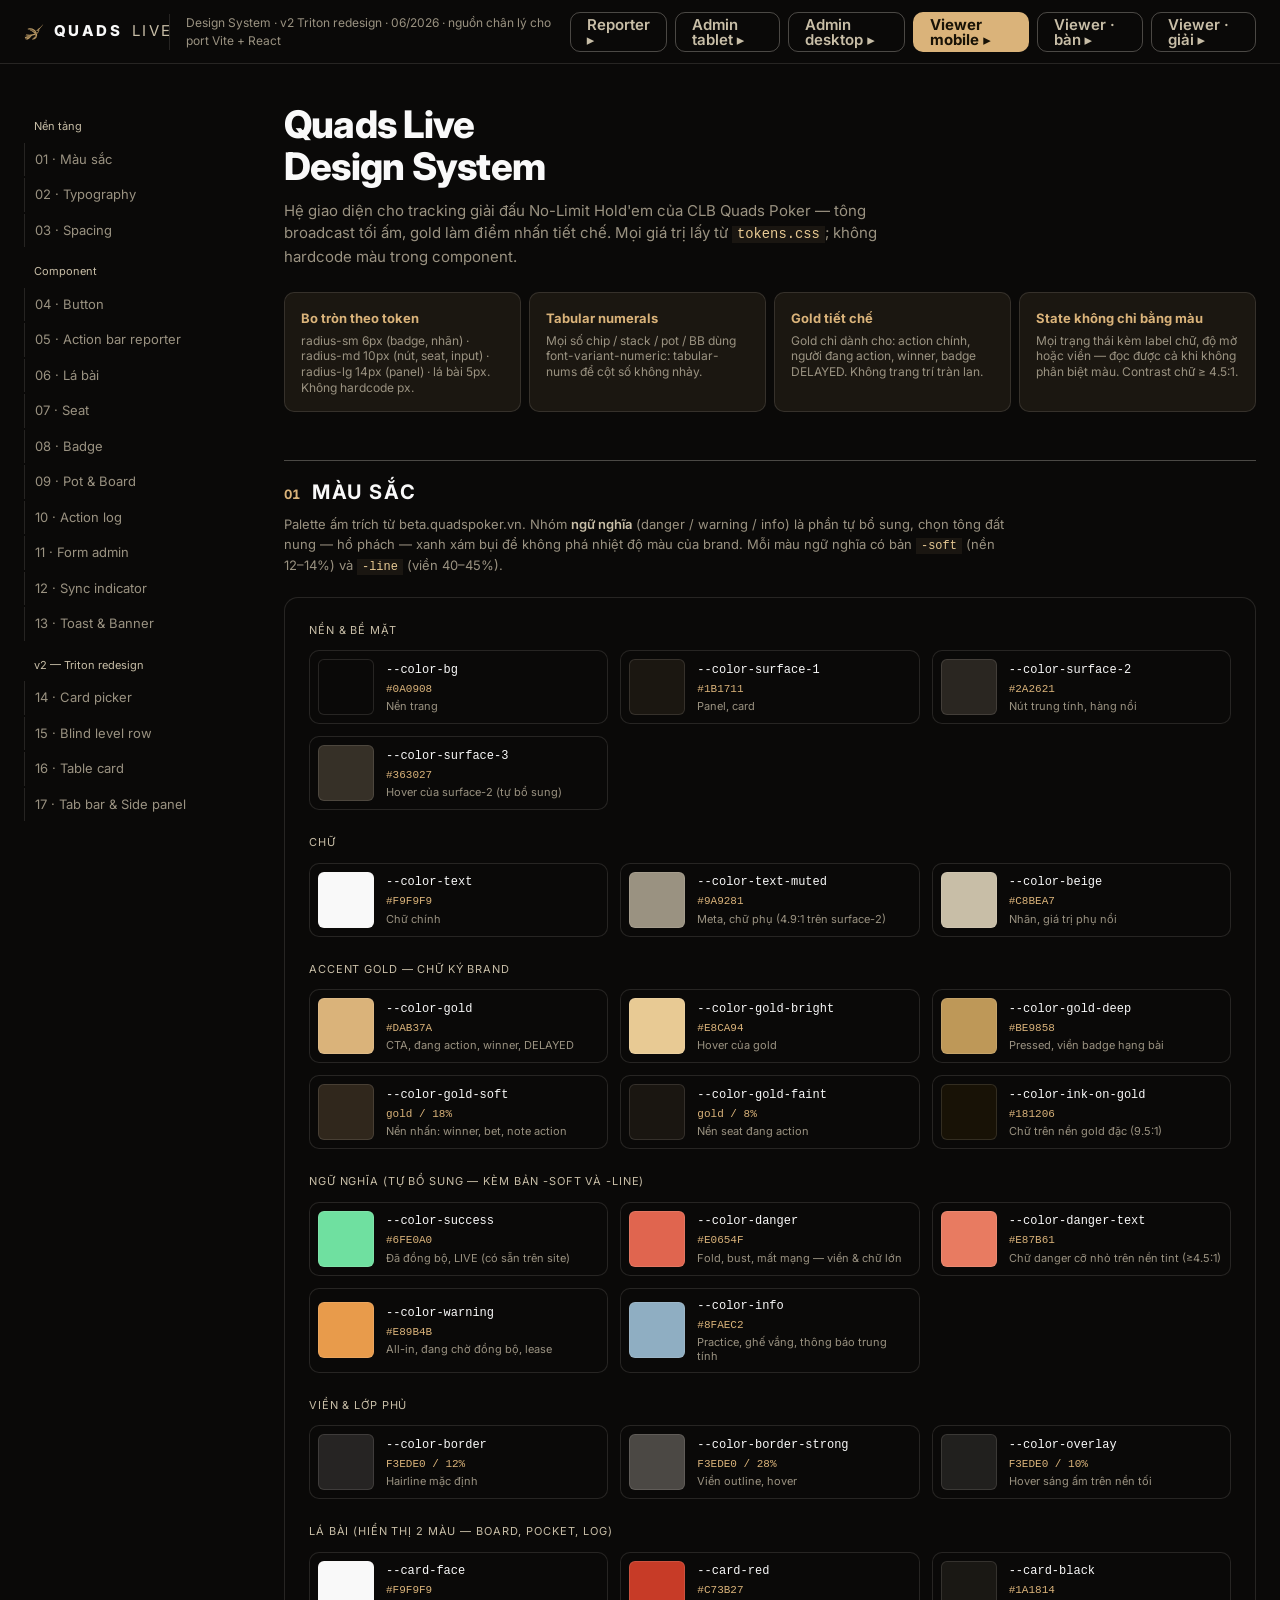
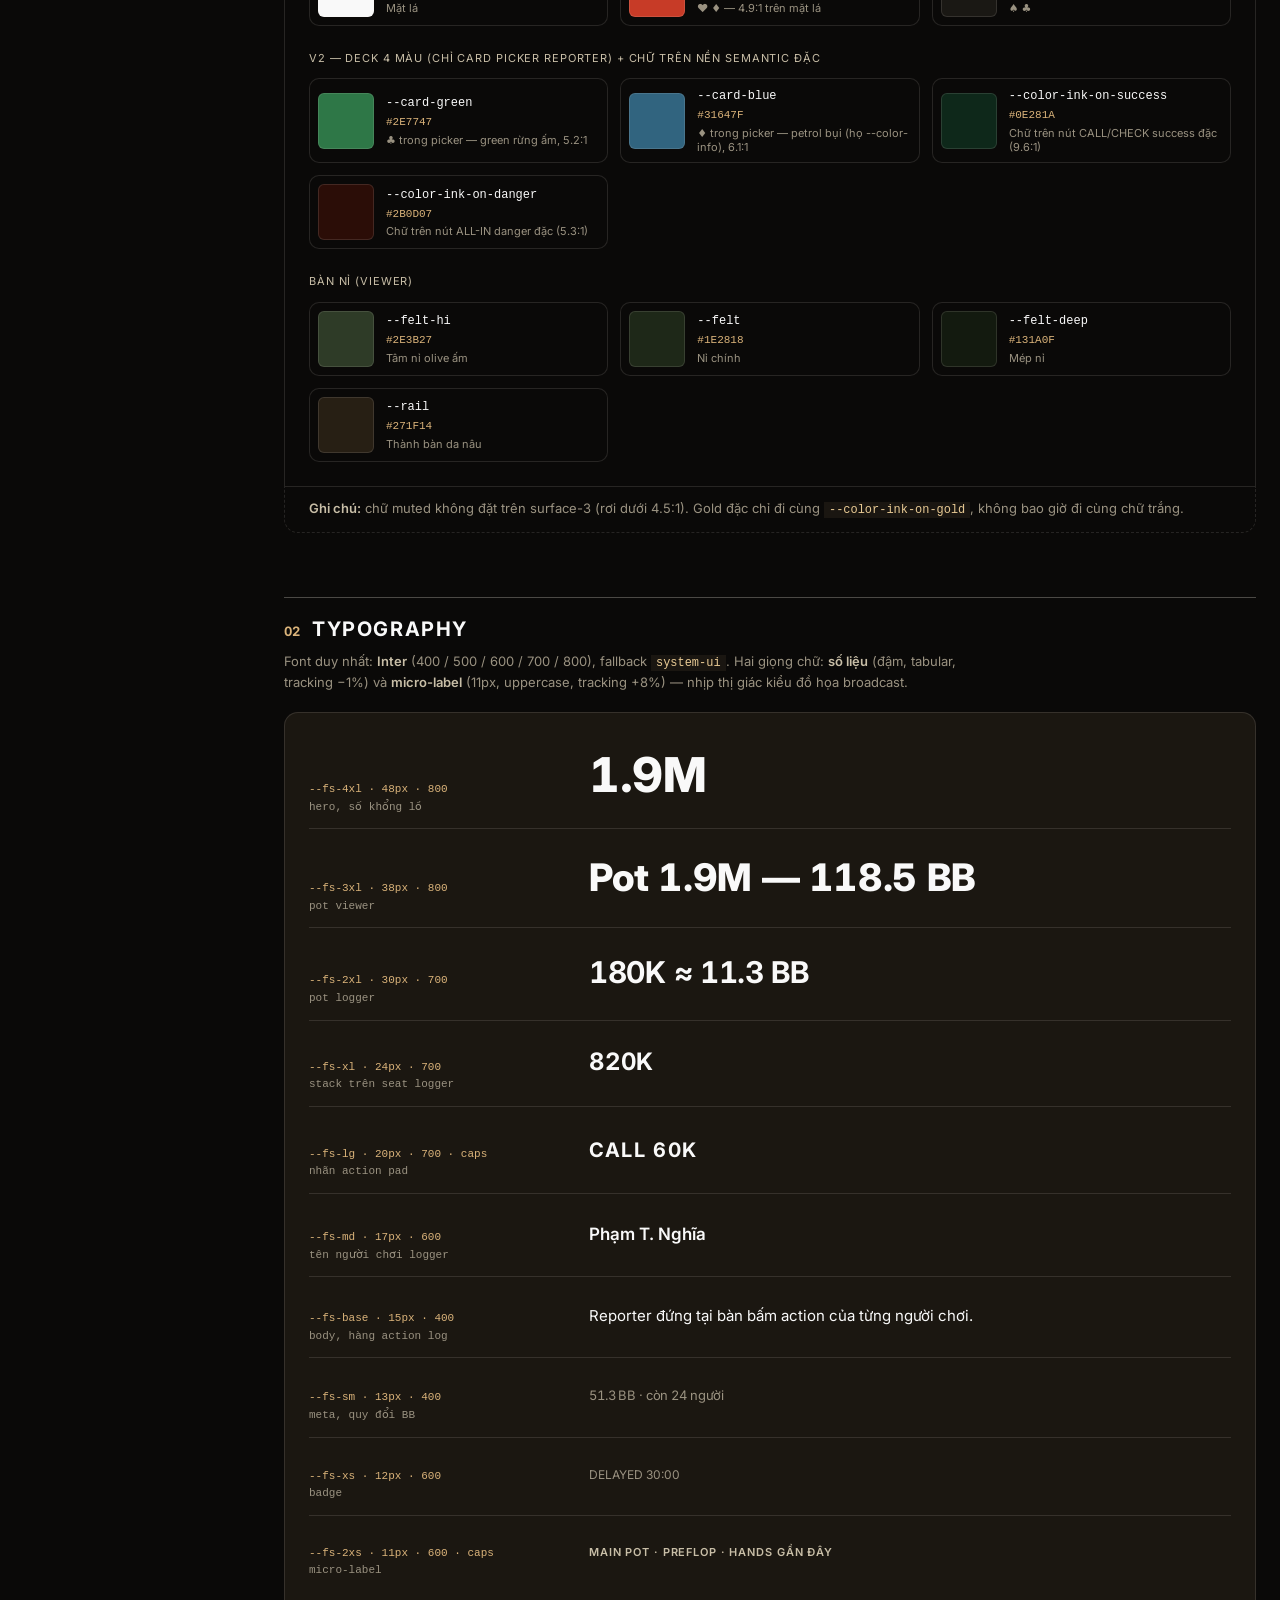
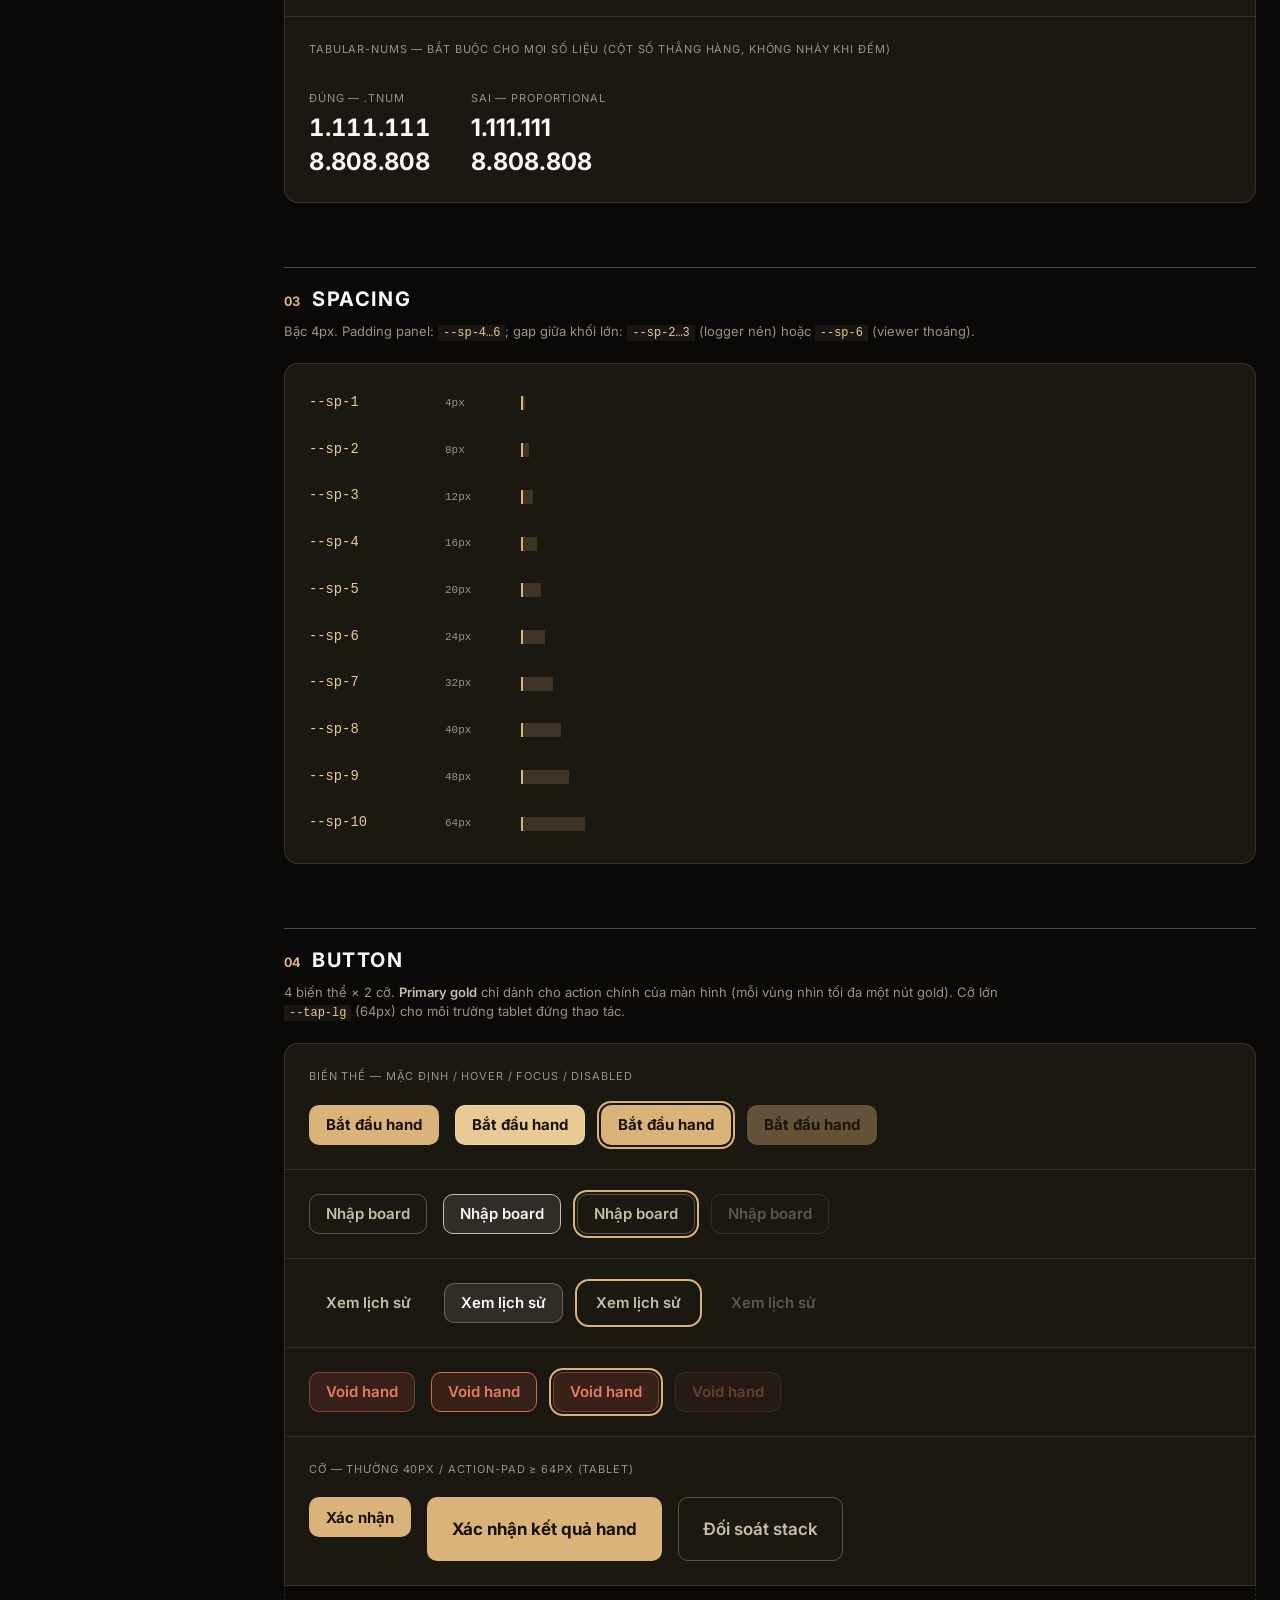
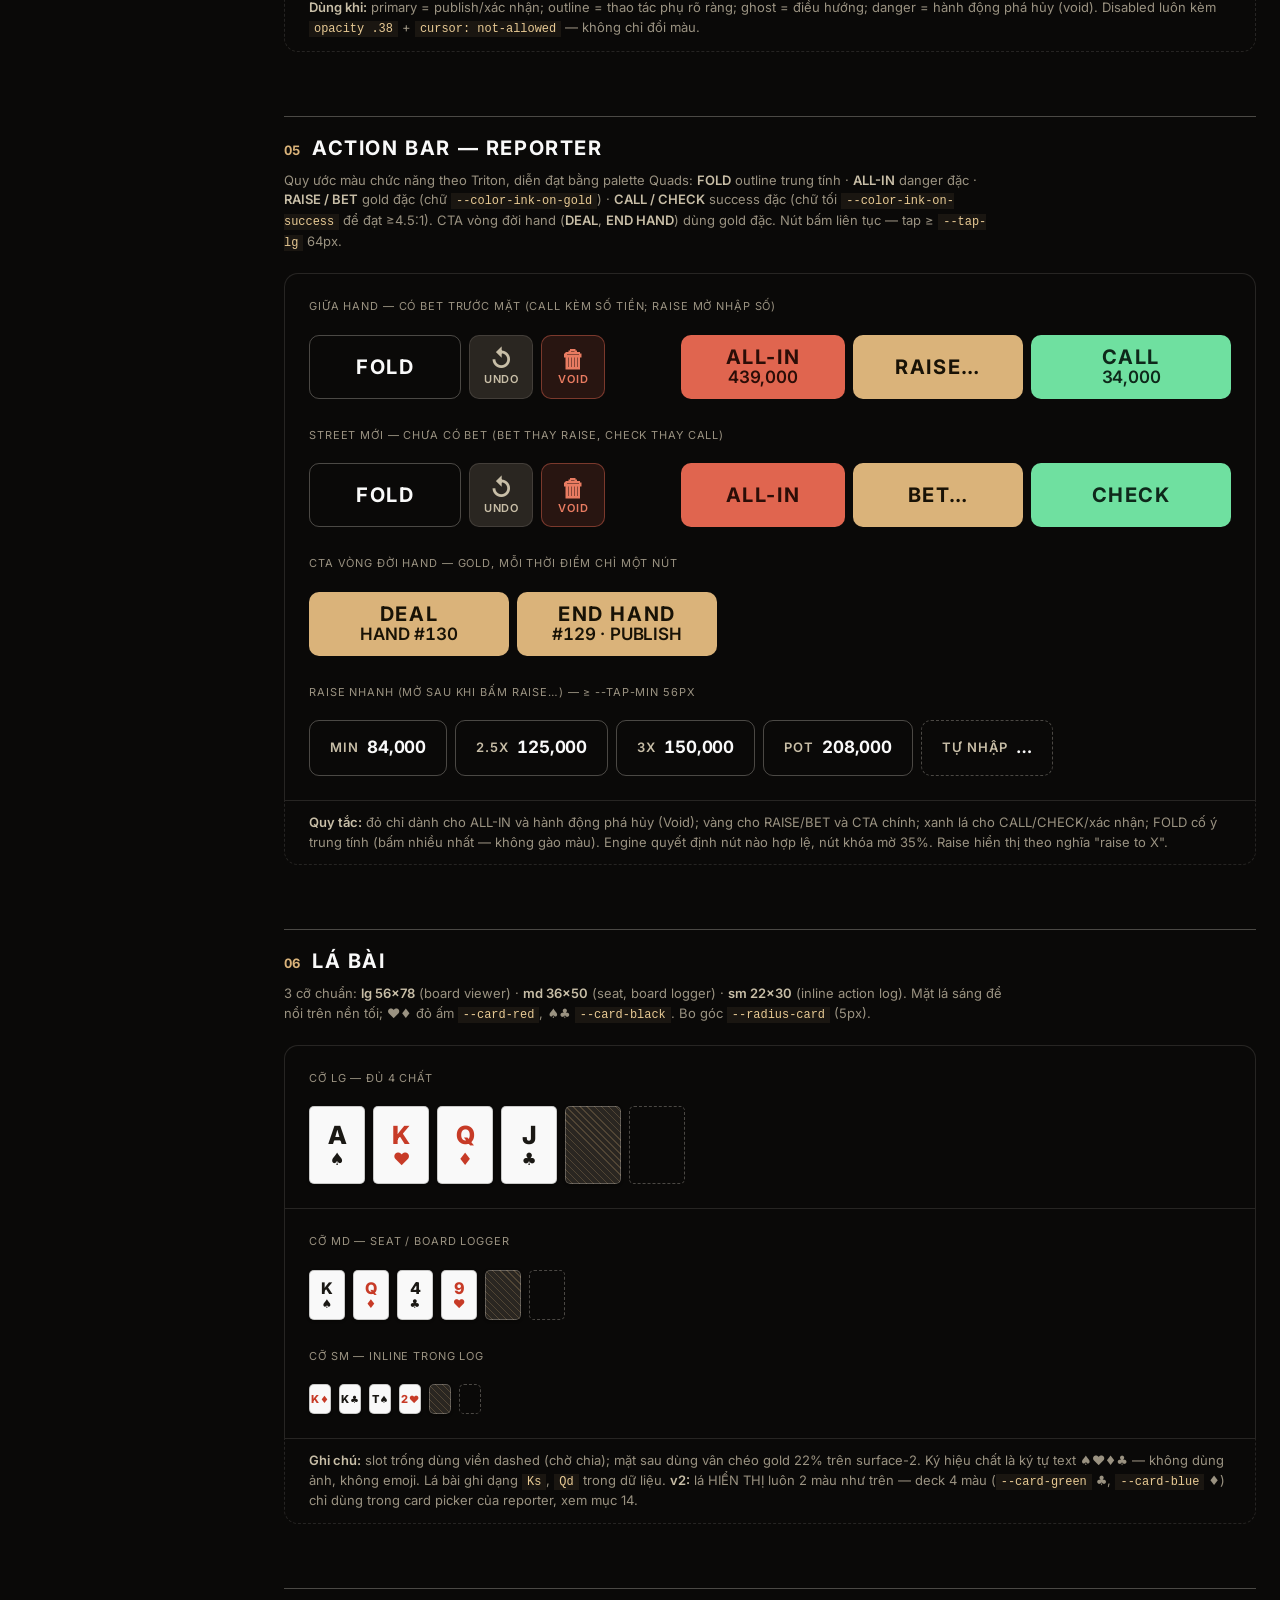
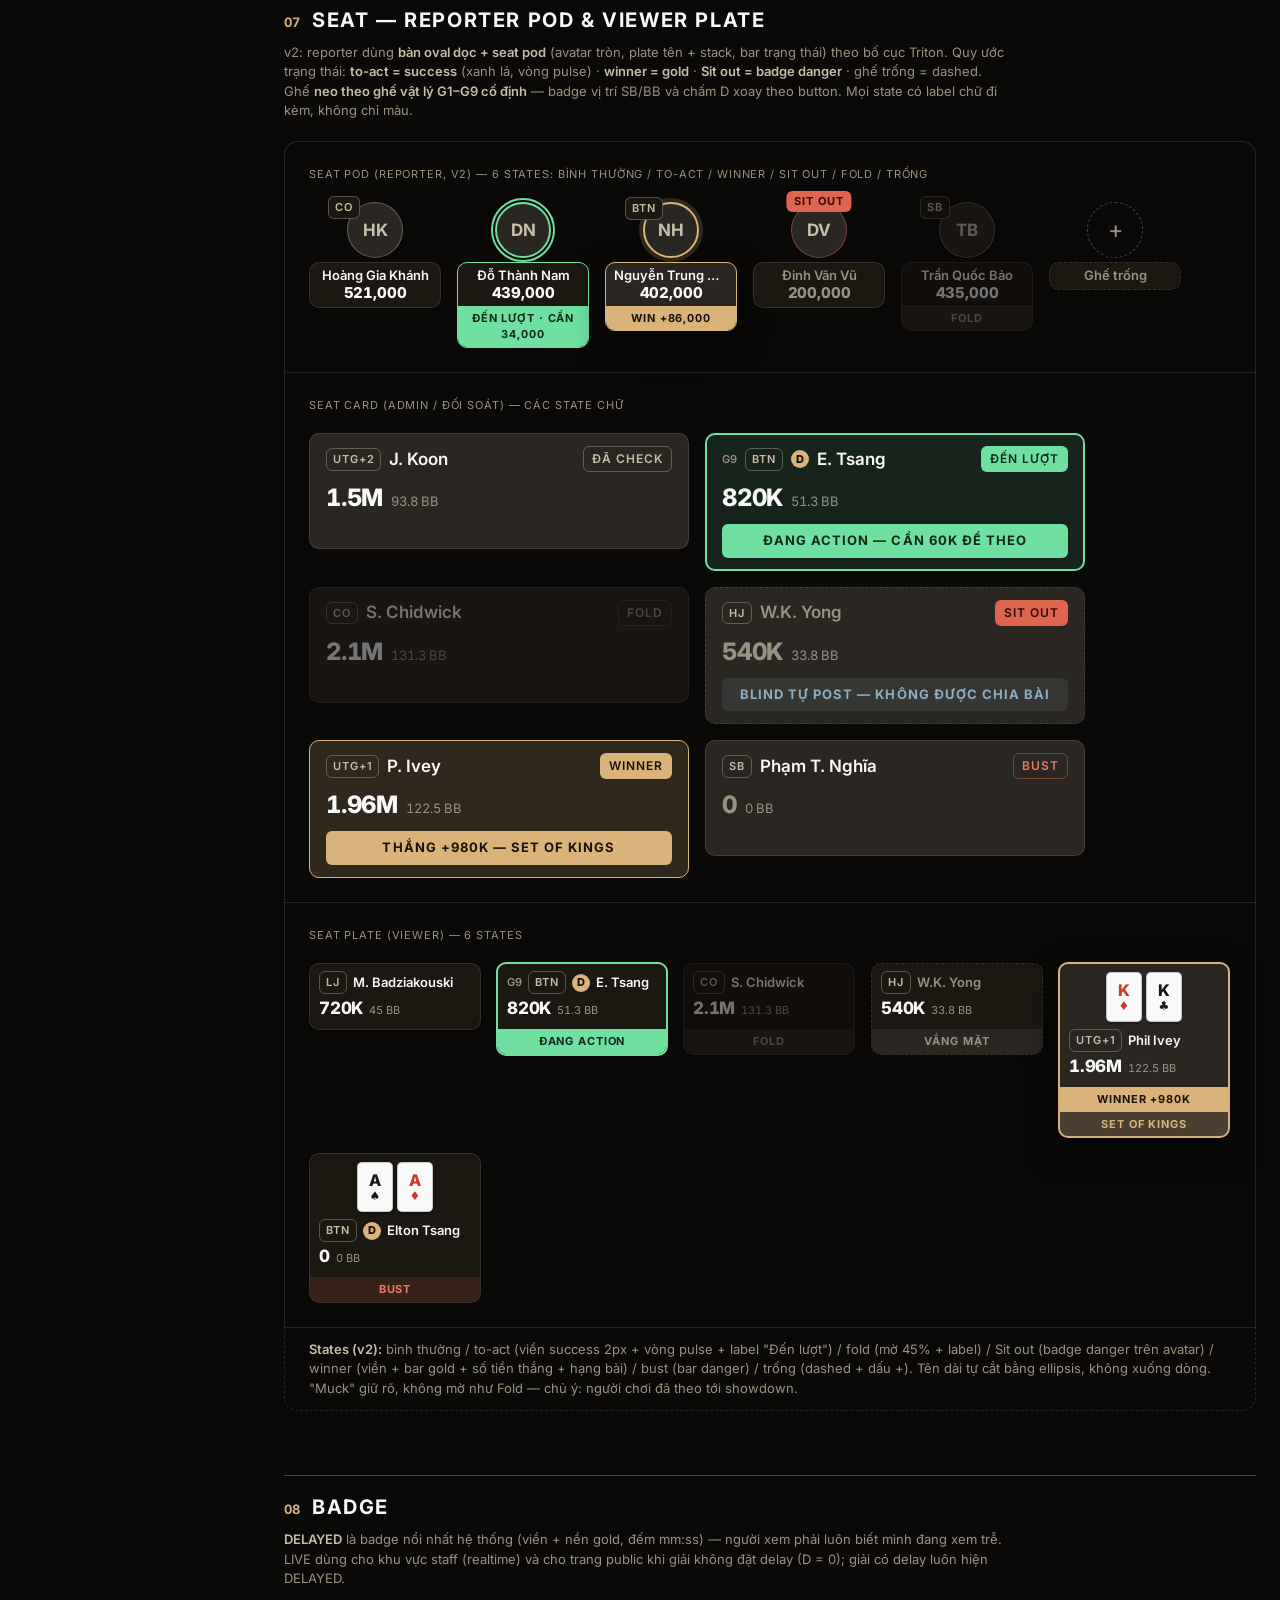
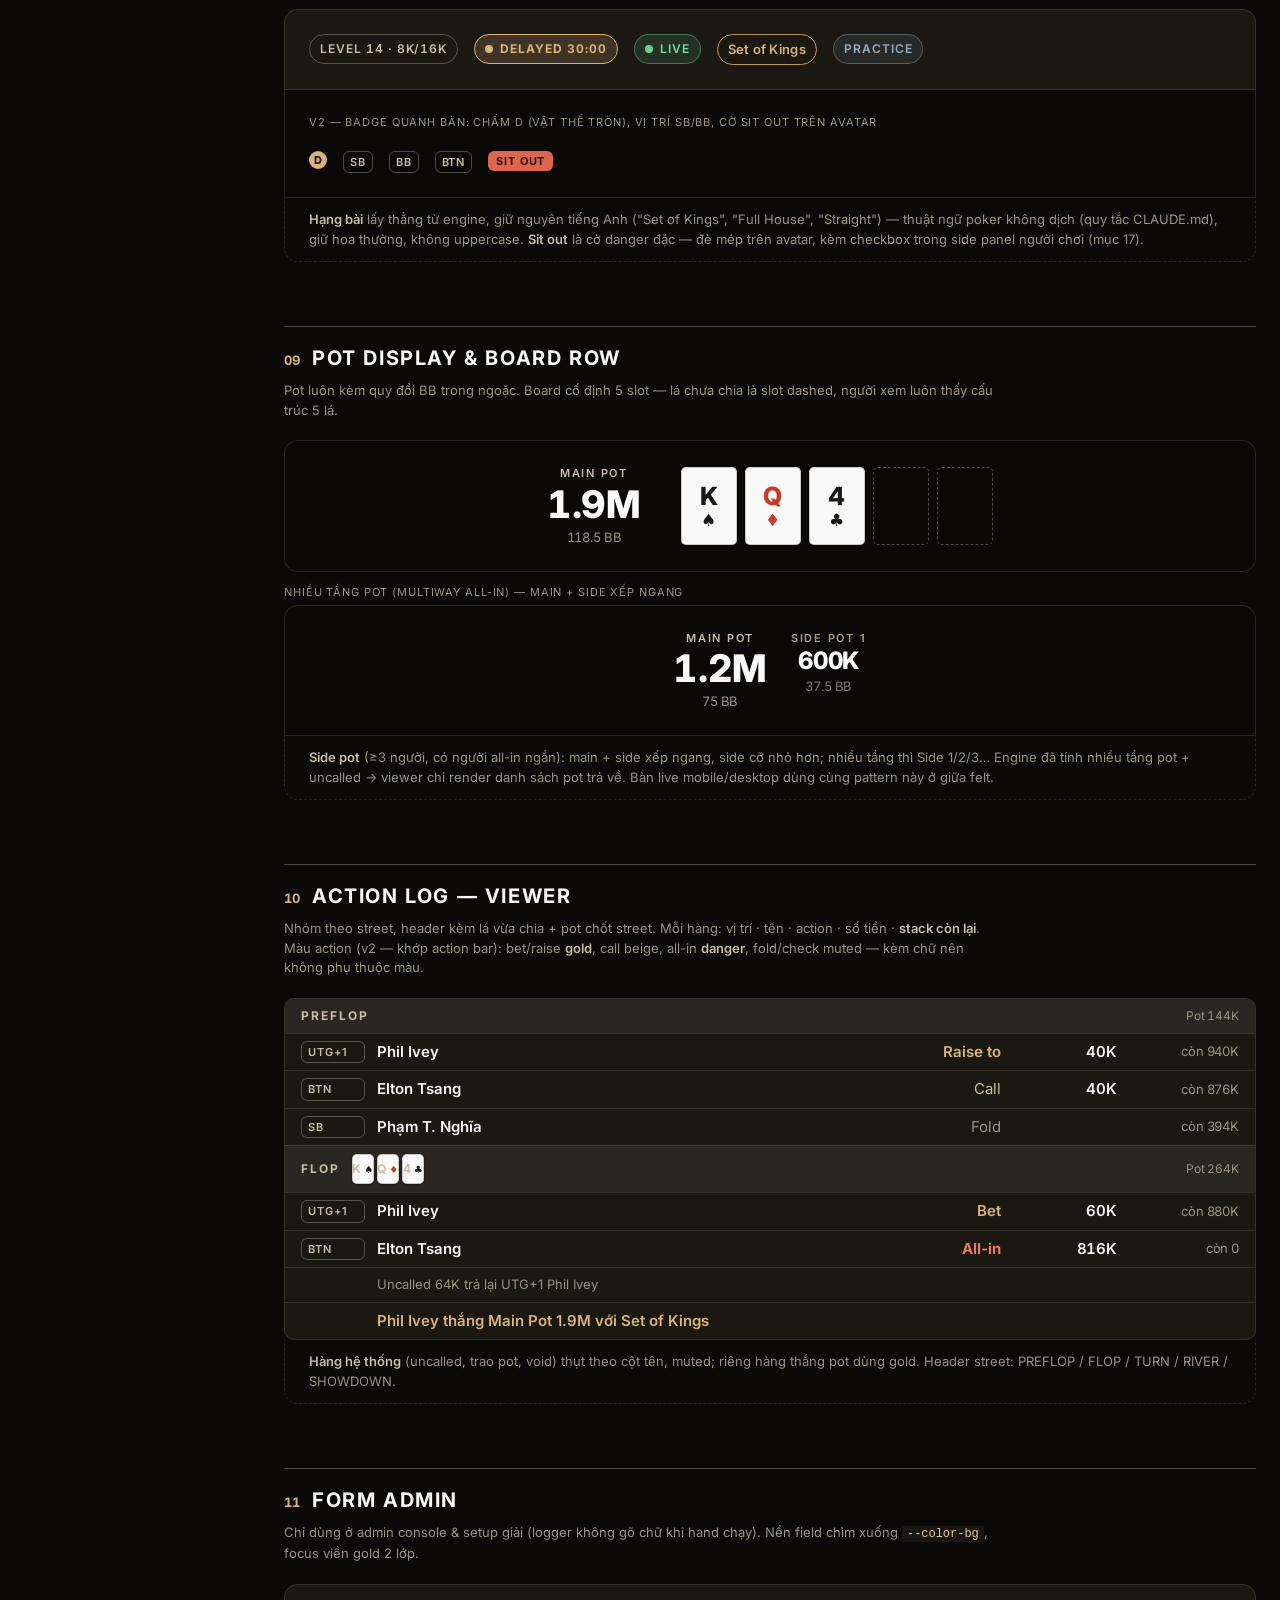
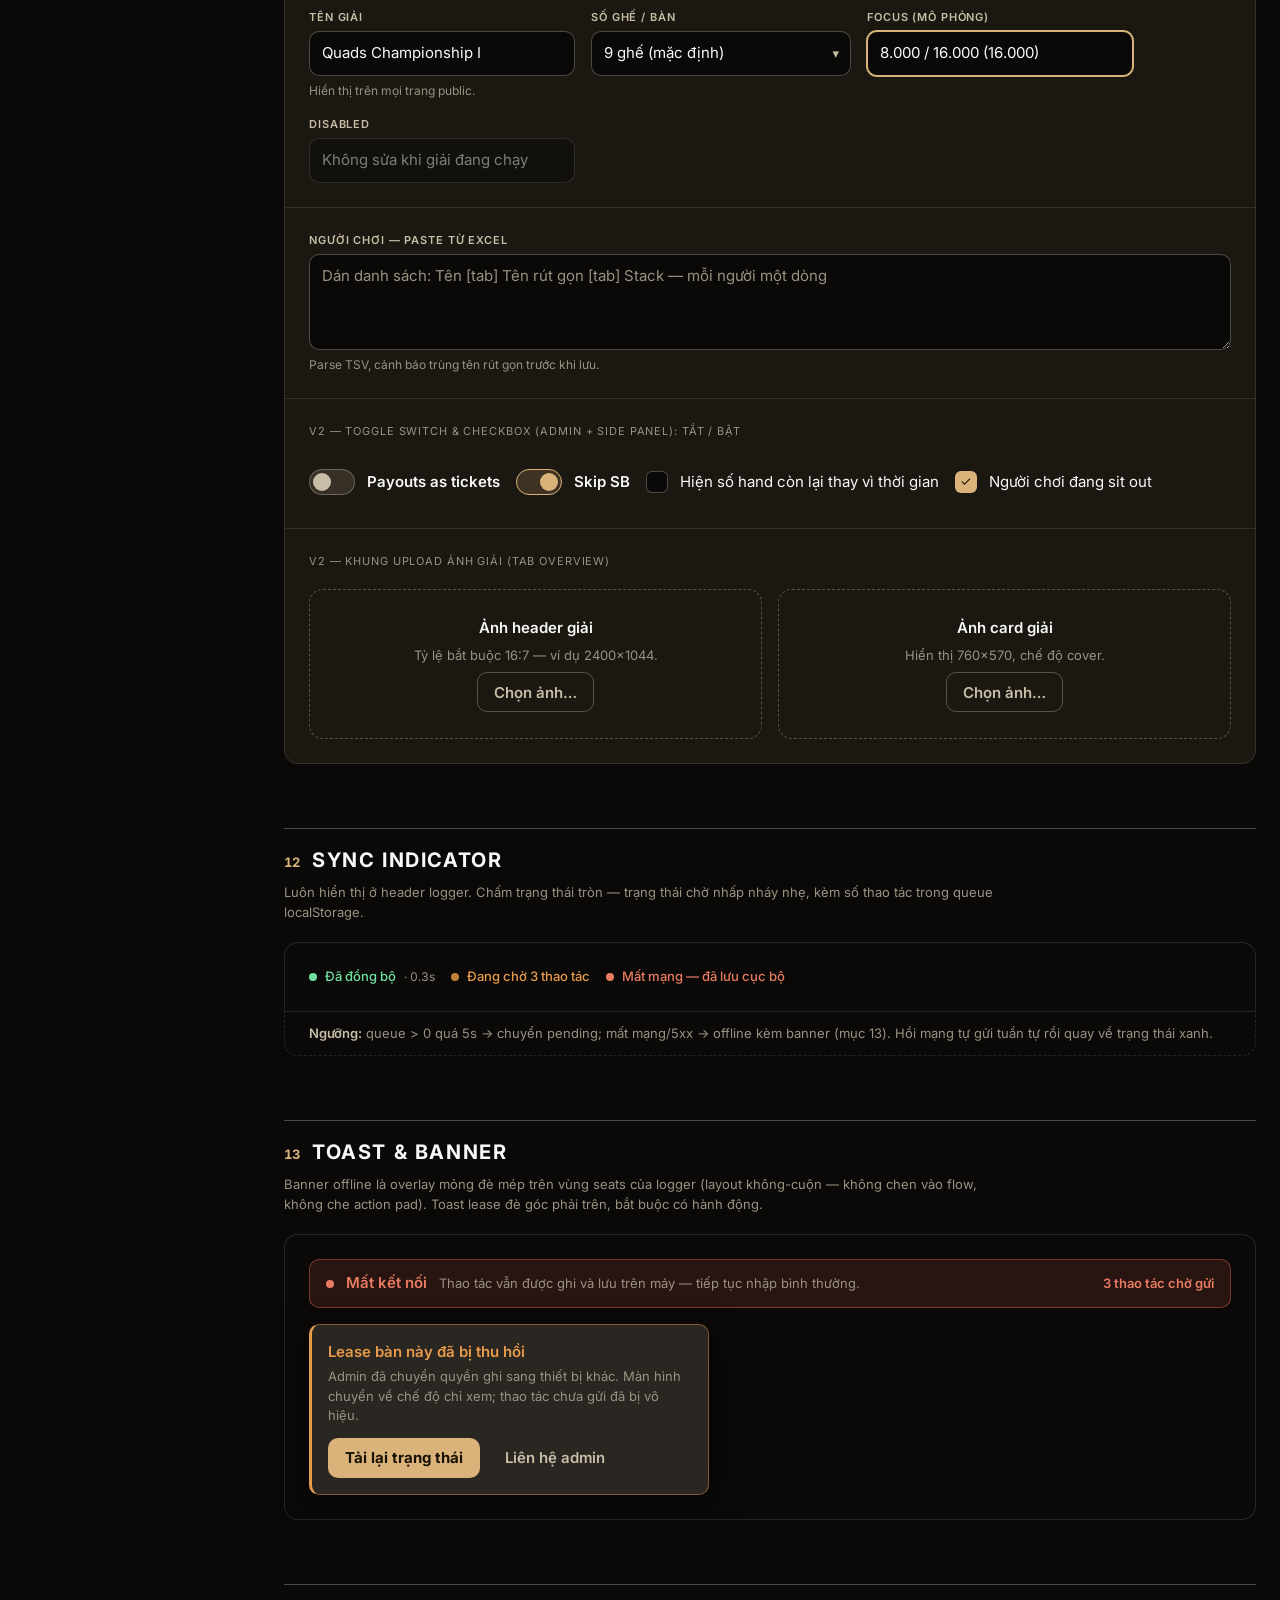
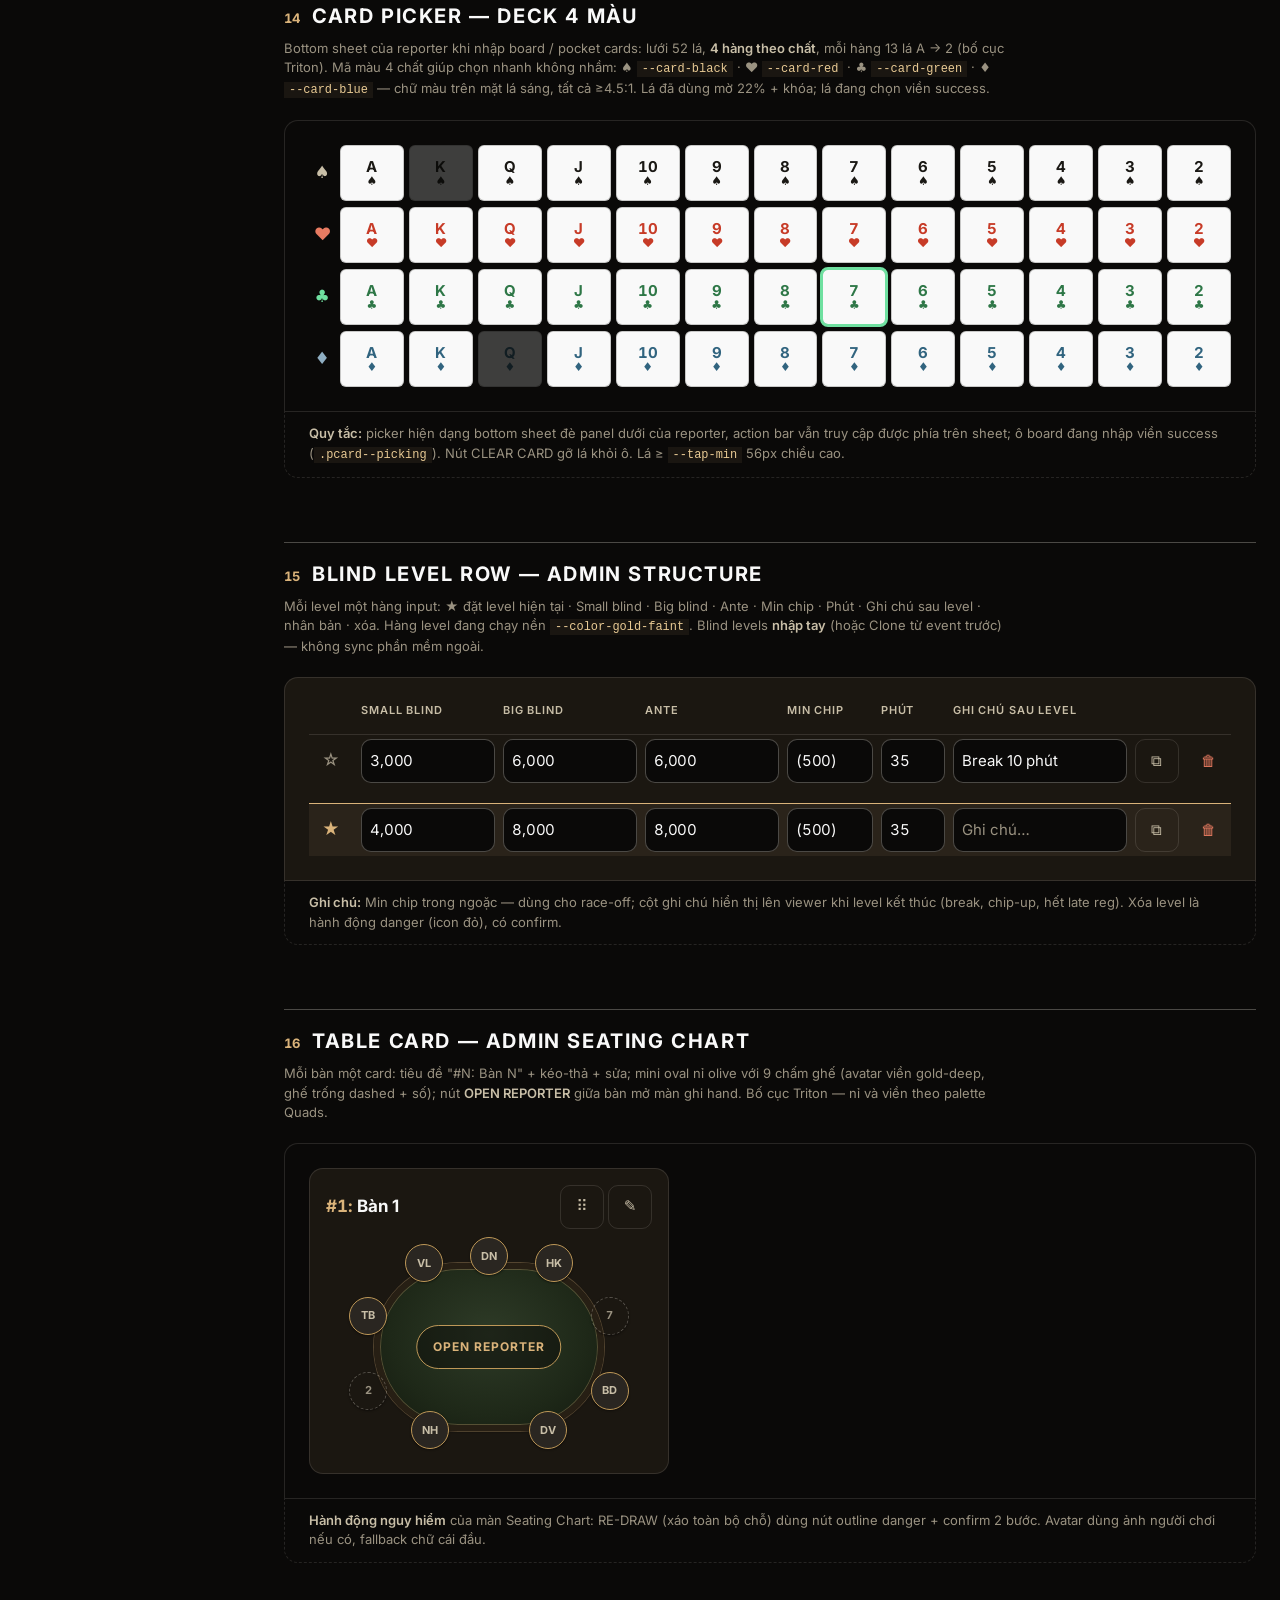
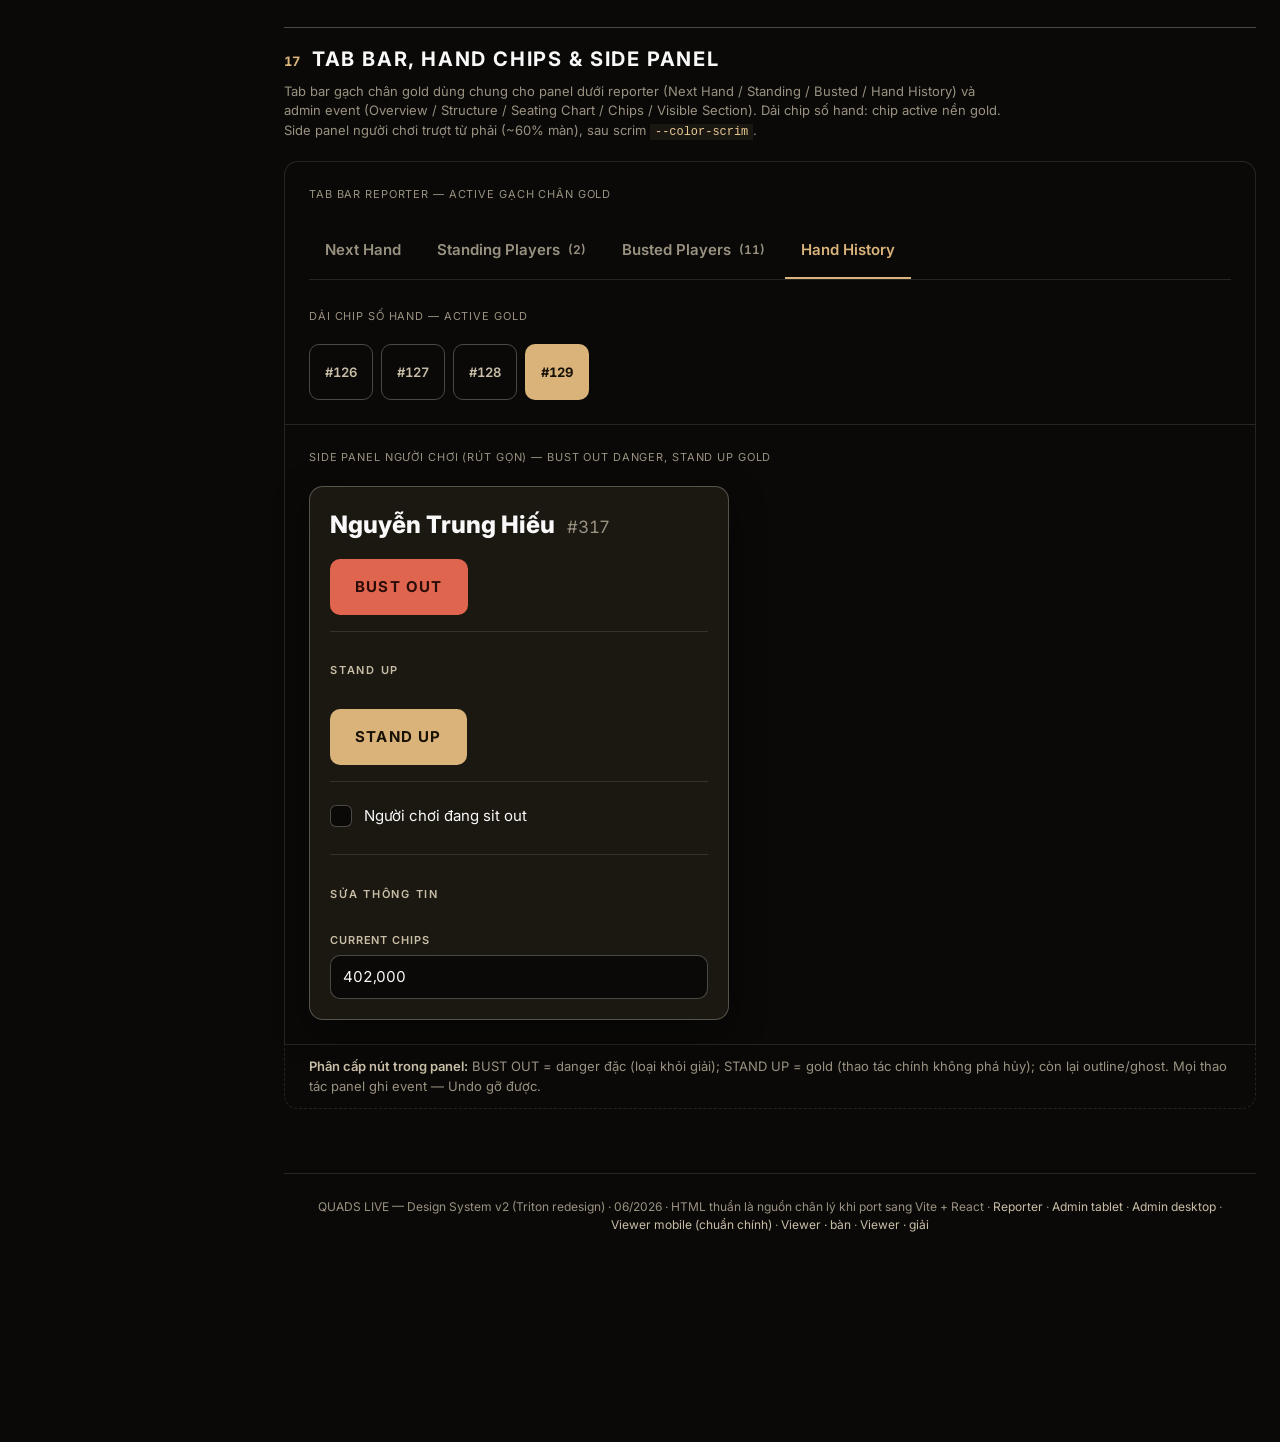
<file: index.html>
<!DOCTYPE html>
<html lang="vi">
<head>
<meta charset="UTF-8">
<meta name="viewport" content="width=device-width, initial-scale=1">
<title>Quads Live — Design</title>
<meta http-equiv="refresh" content="0; url=design/design-system.html">
<link rel="canonical" href="design/design-system.html">
<style>
  html, body { height: 100%; margin: 0; }
  body {
    display: flex; align-items: center; justify-content: center;
    background: #0f1115; color: #e8e8ea;
    font-family: system-ui, -apple-system, "Segoe UI", Roboto, sans-serif;
    text-align: center; padding: 24px;
  }
  a { color: #d4a24e; }
</style>
</head>
<body>
  <p>Đang chuyển tới <strong>Design System</strong>…<br>
  Nếu không tự chuyển, <a href="design/design-system.html">bấm vào đây</a>.</p>
</body>
</html>
</file>
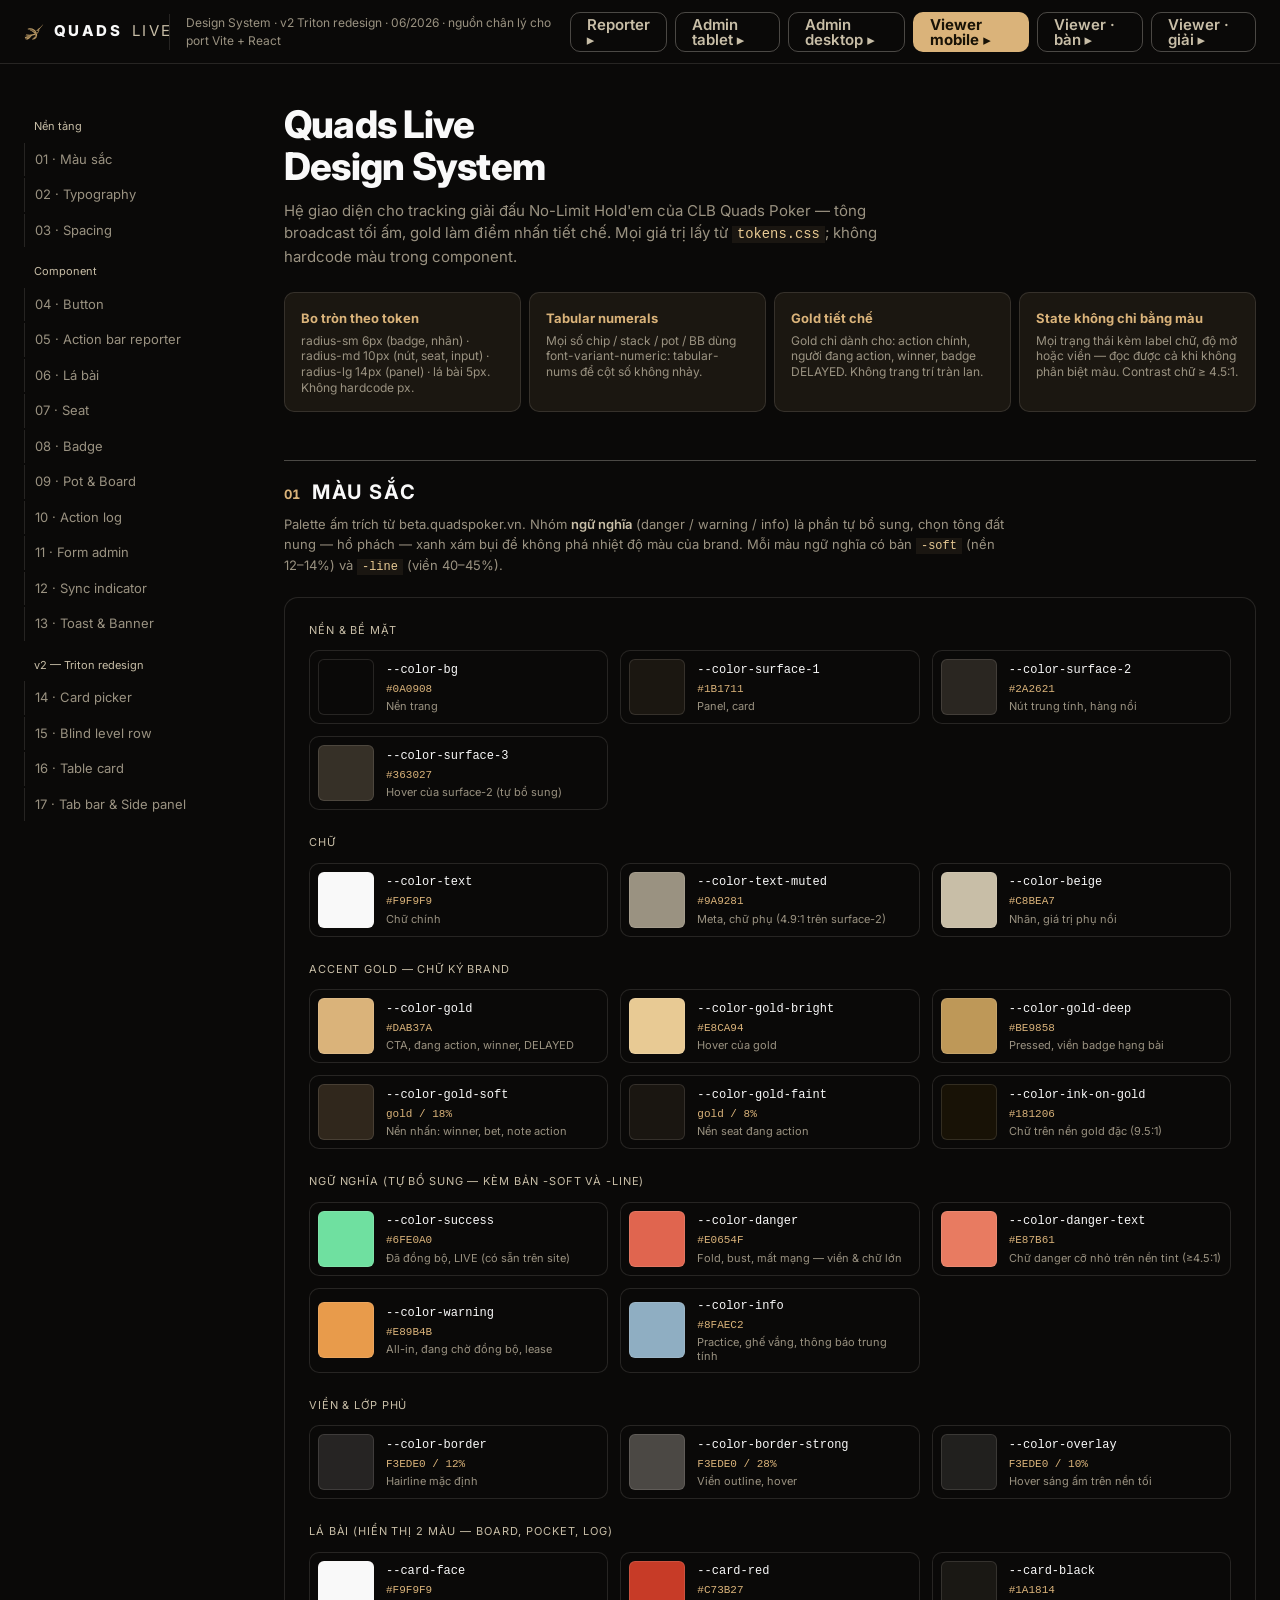
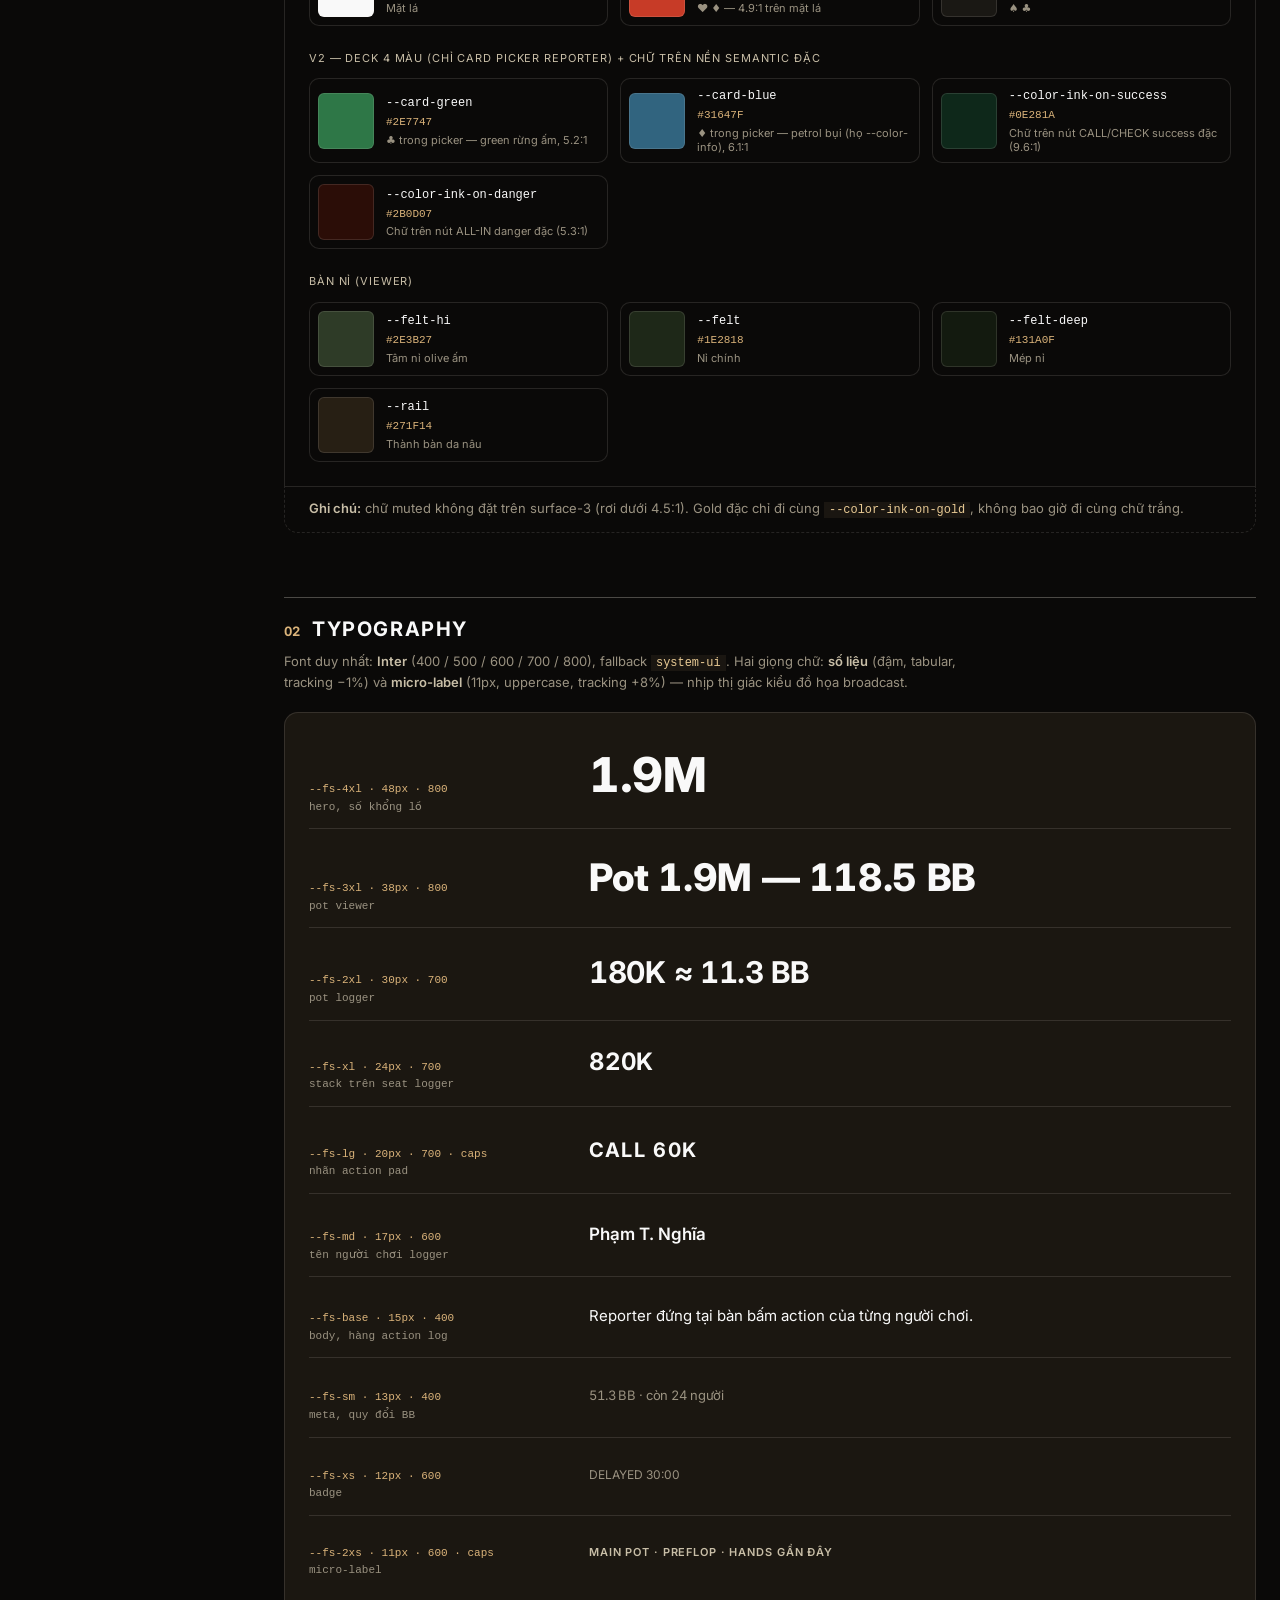
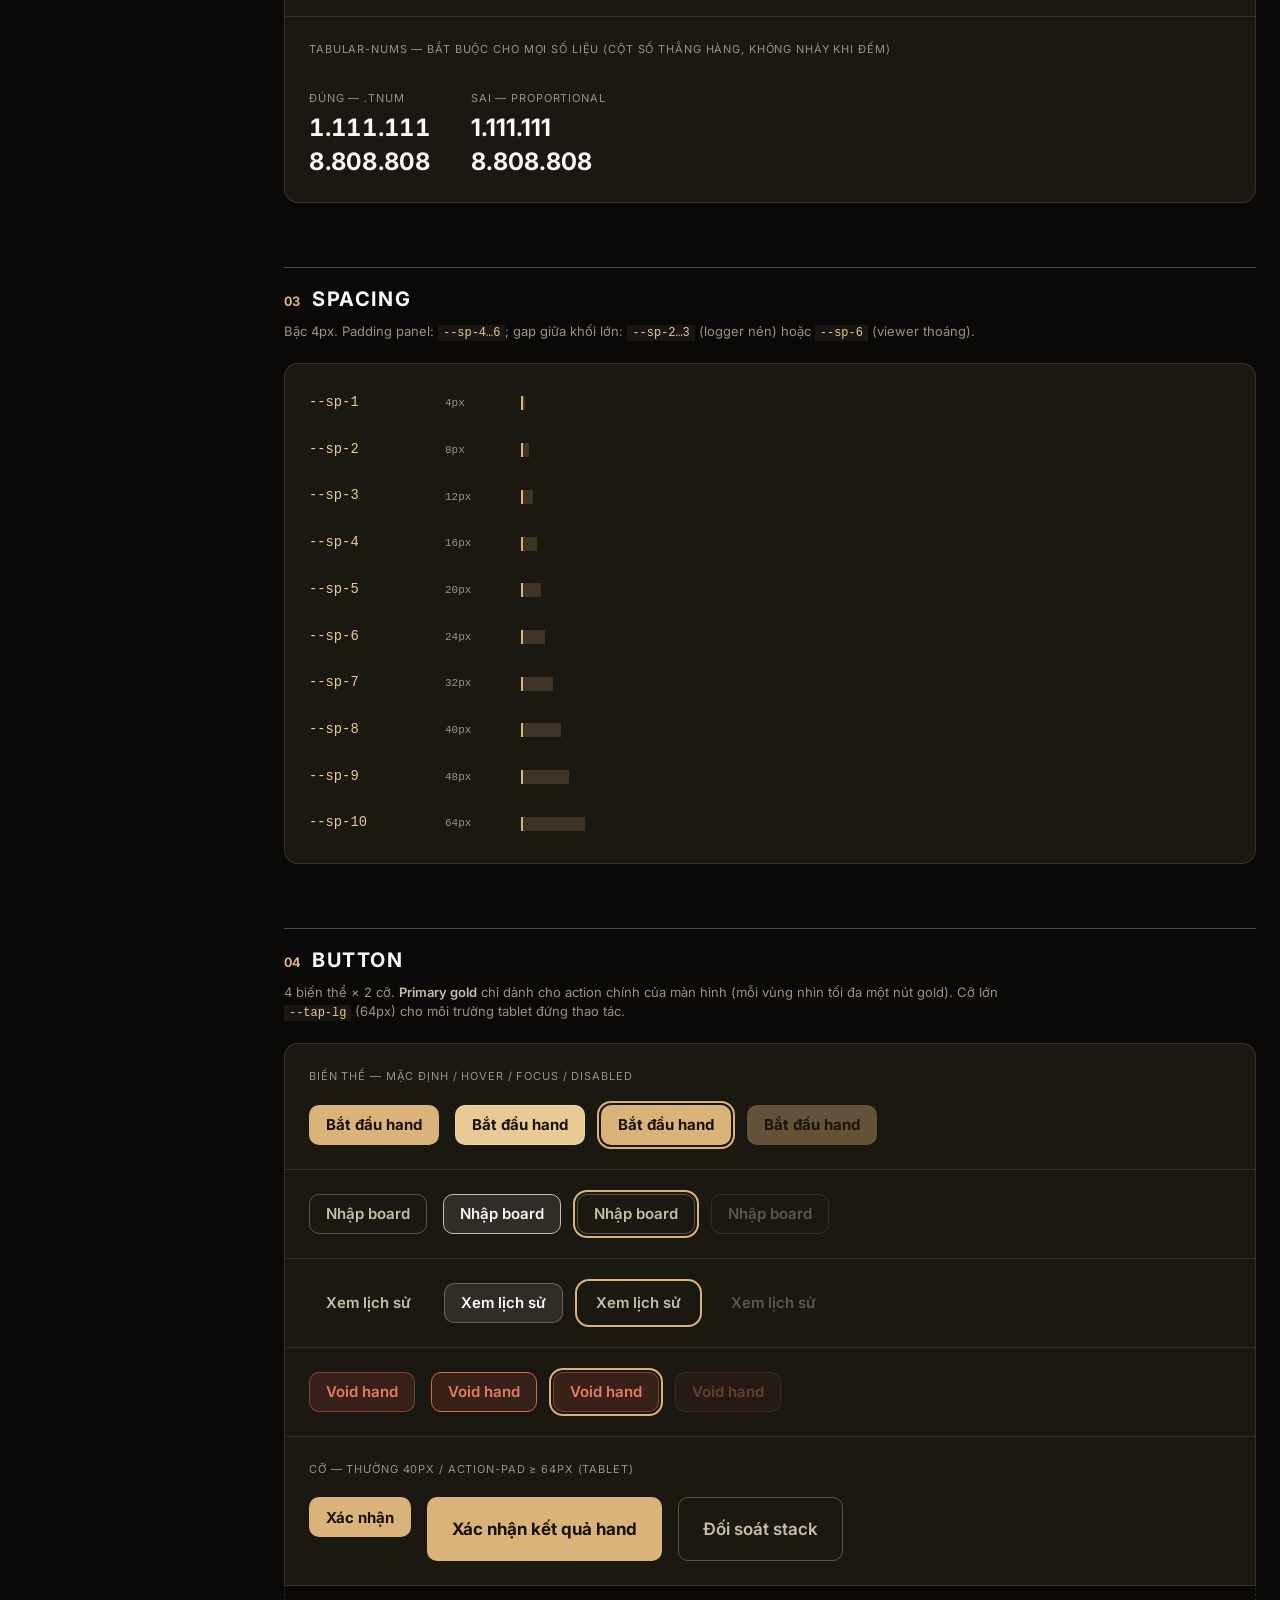
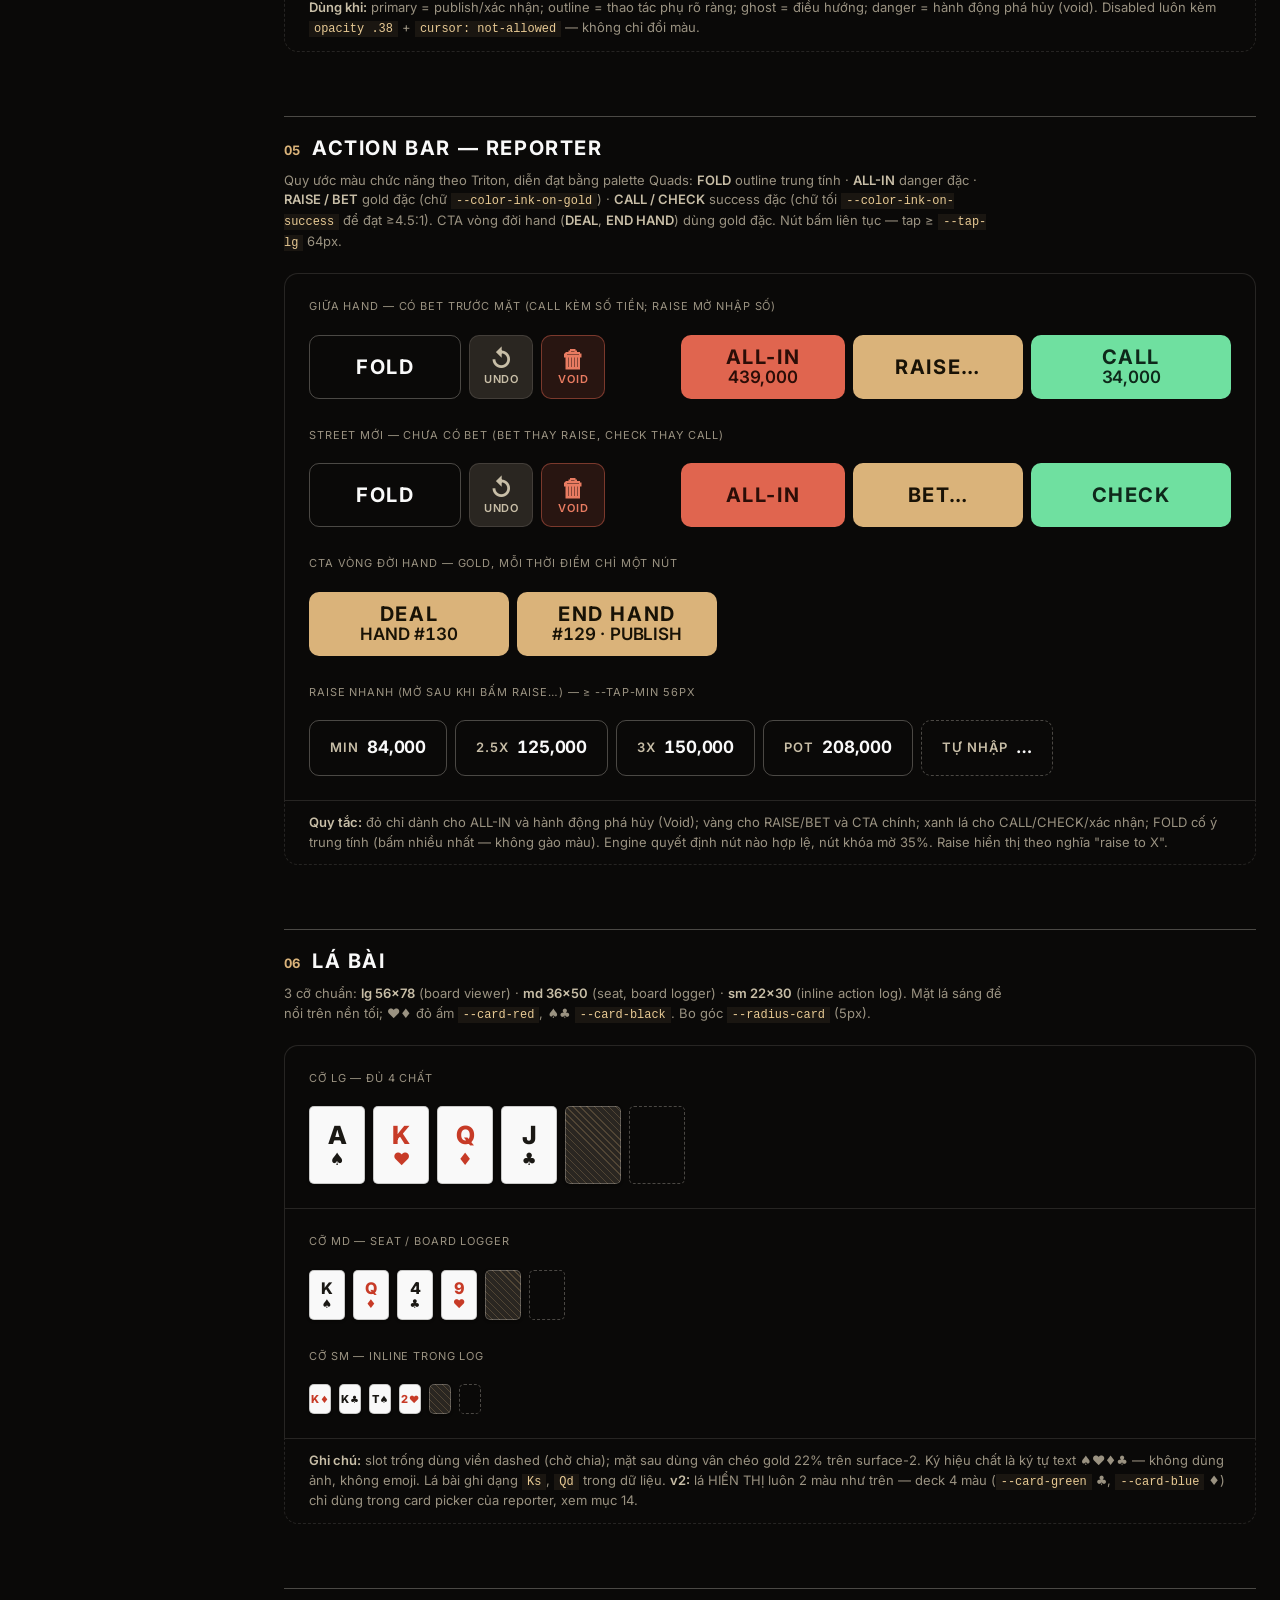
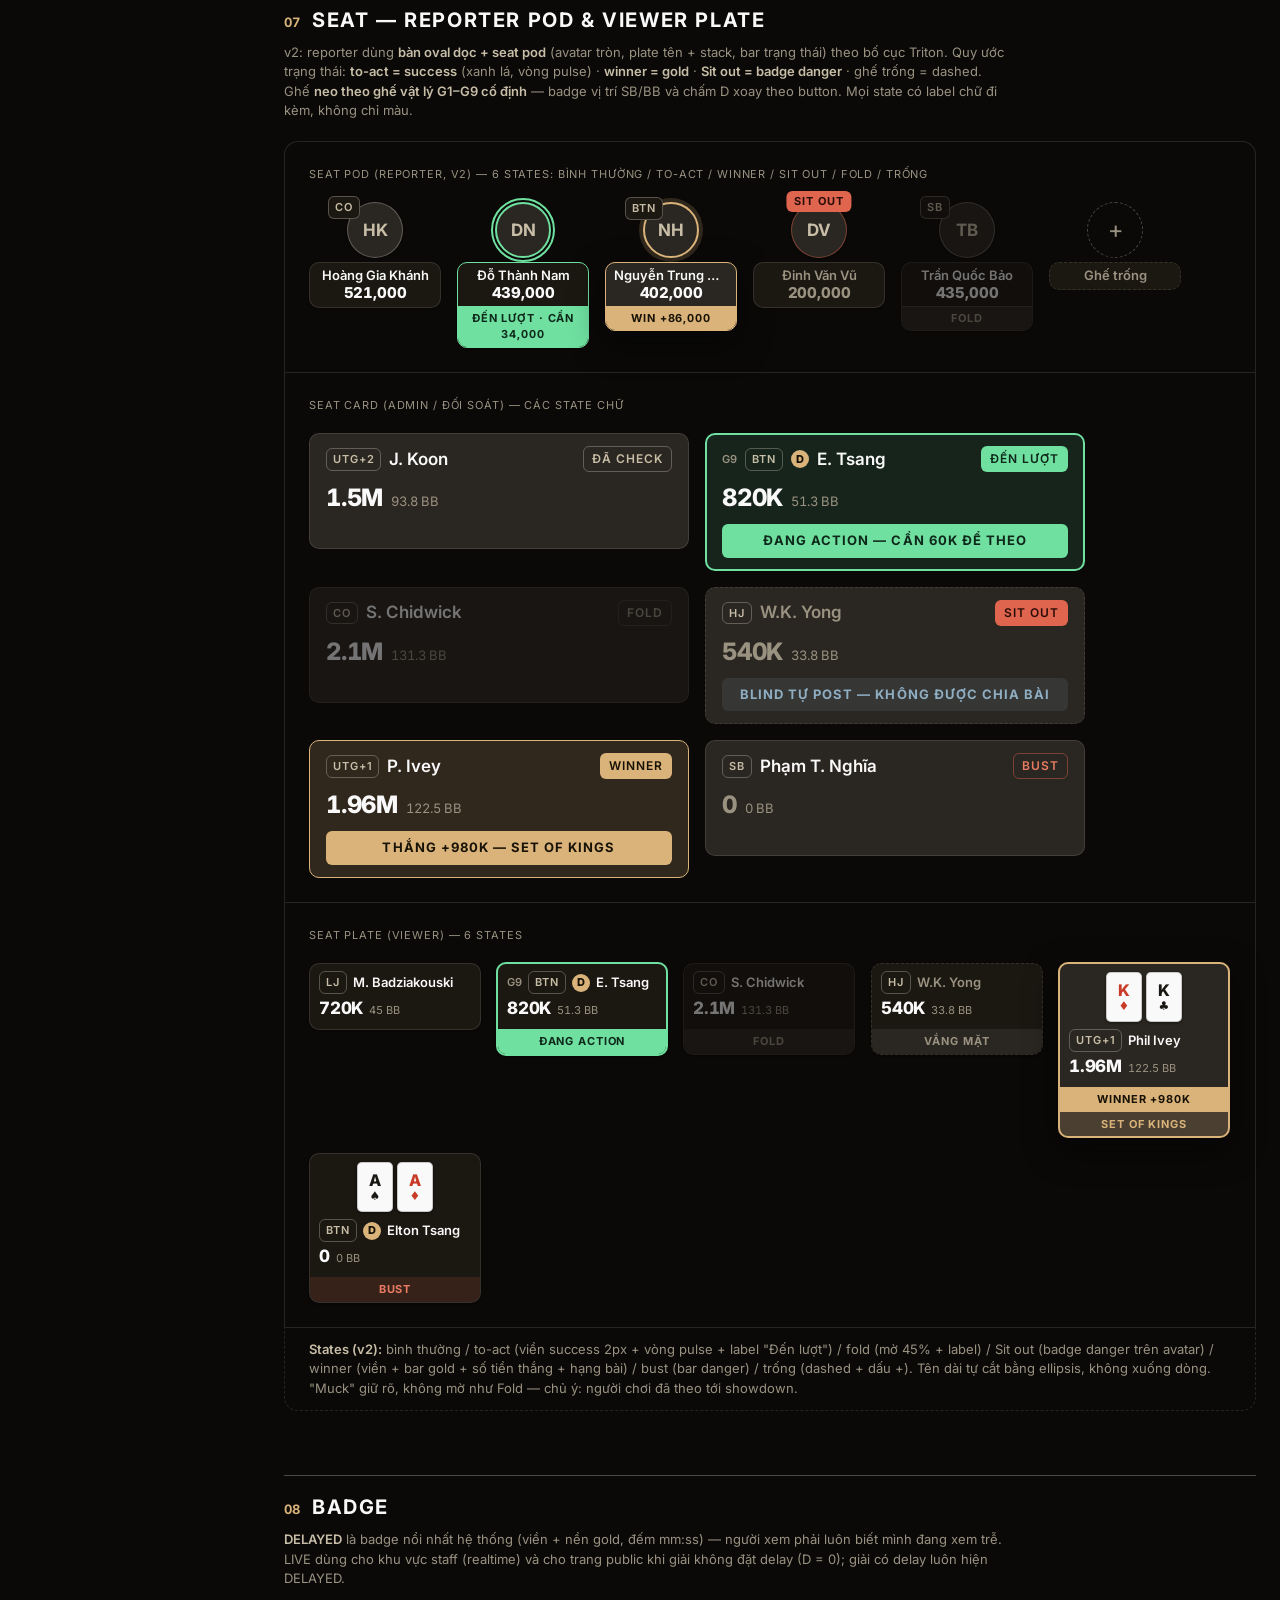
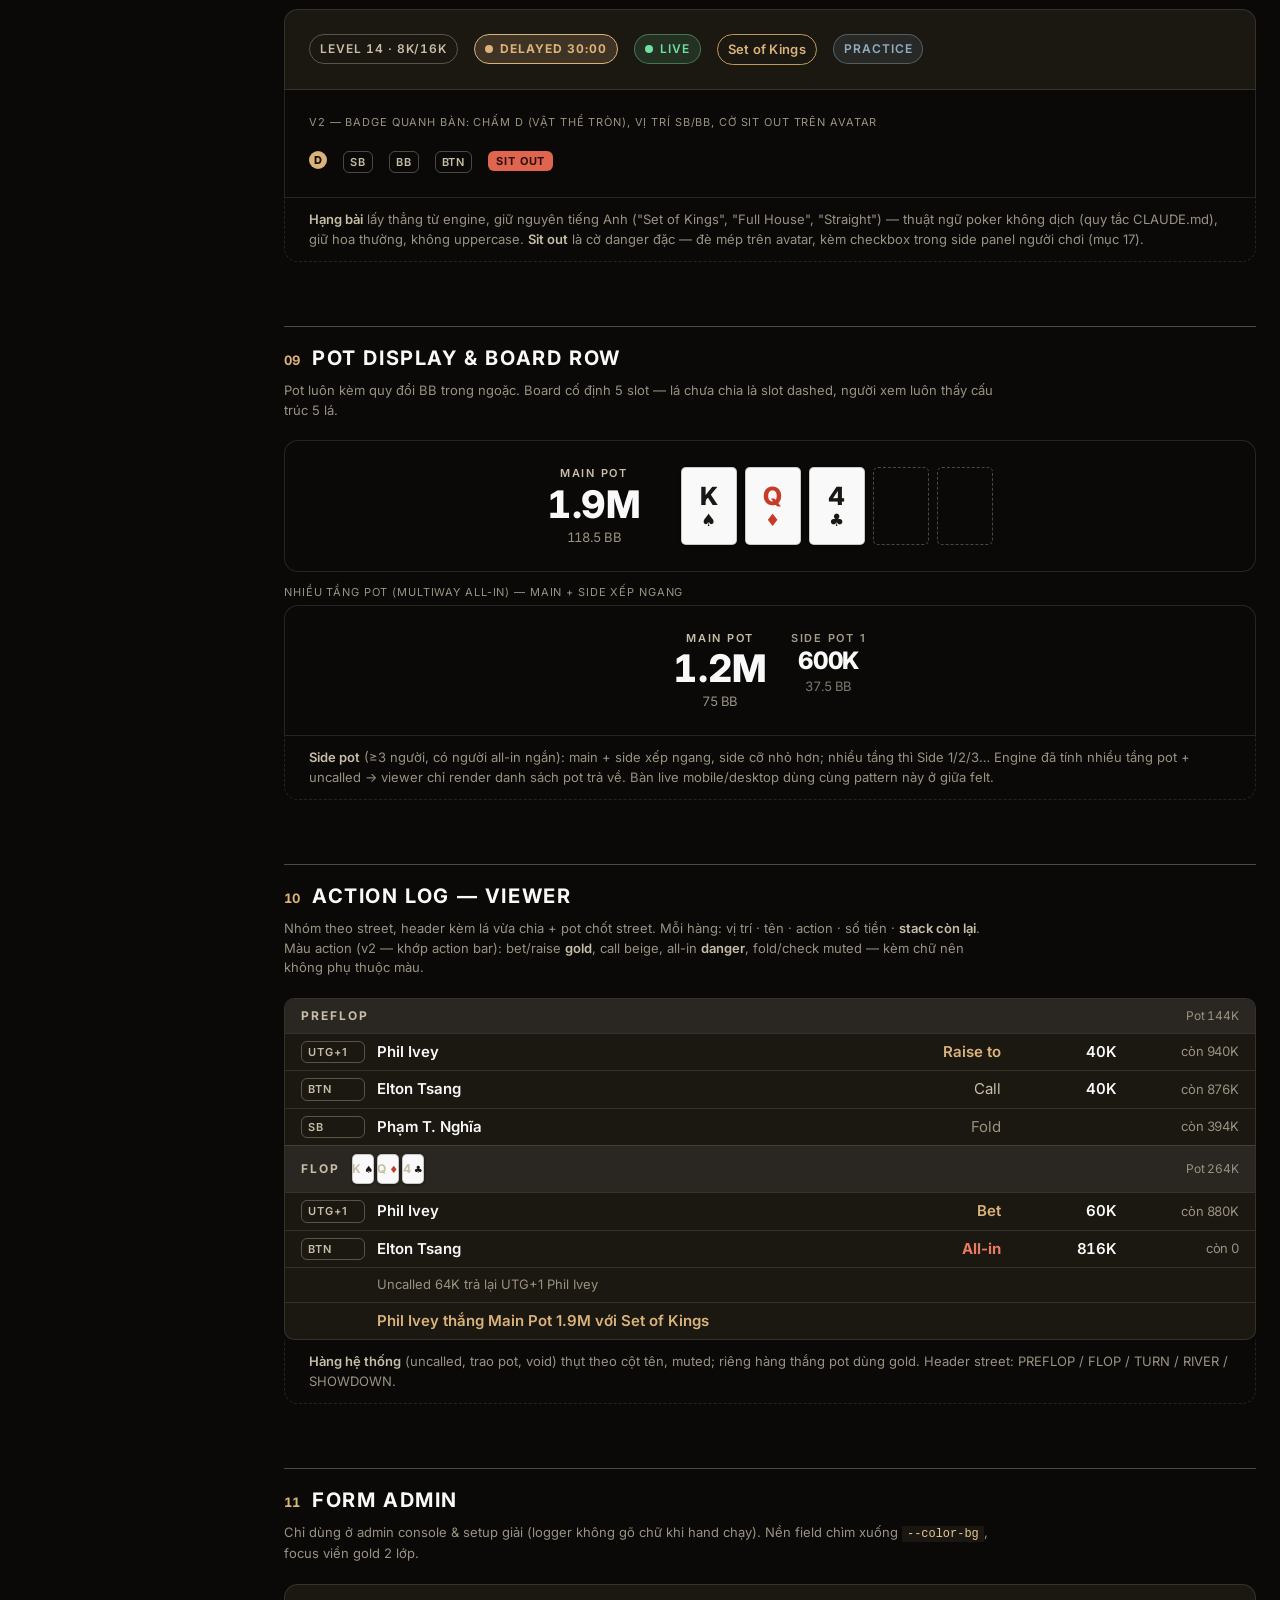
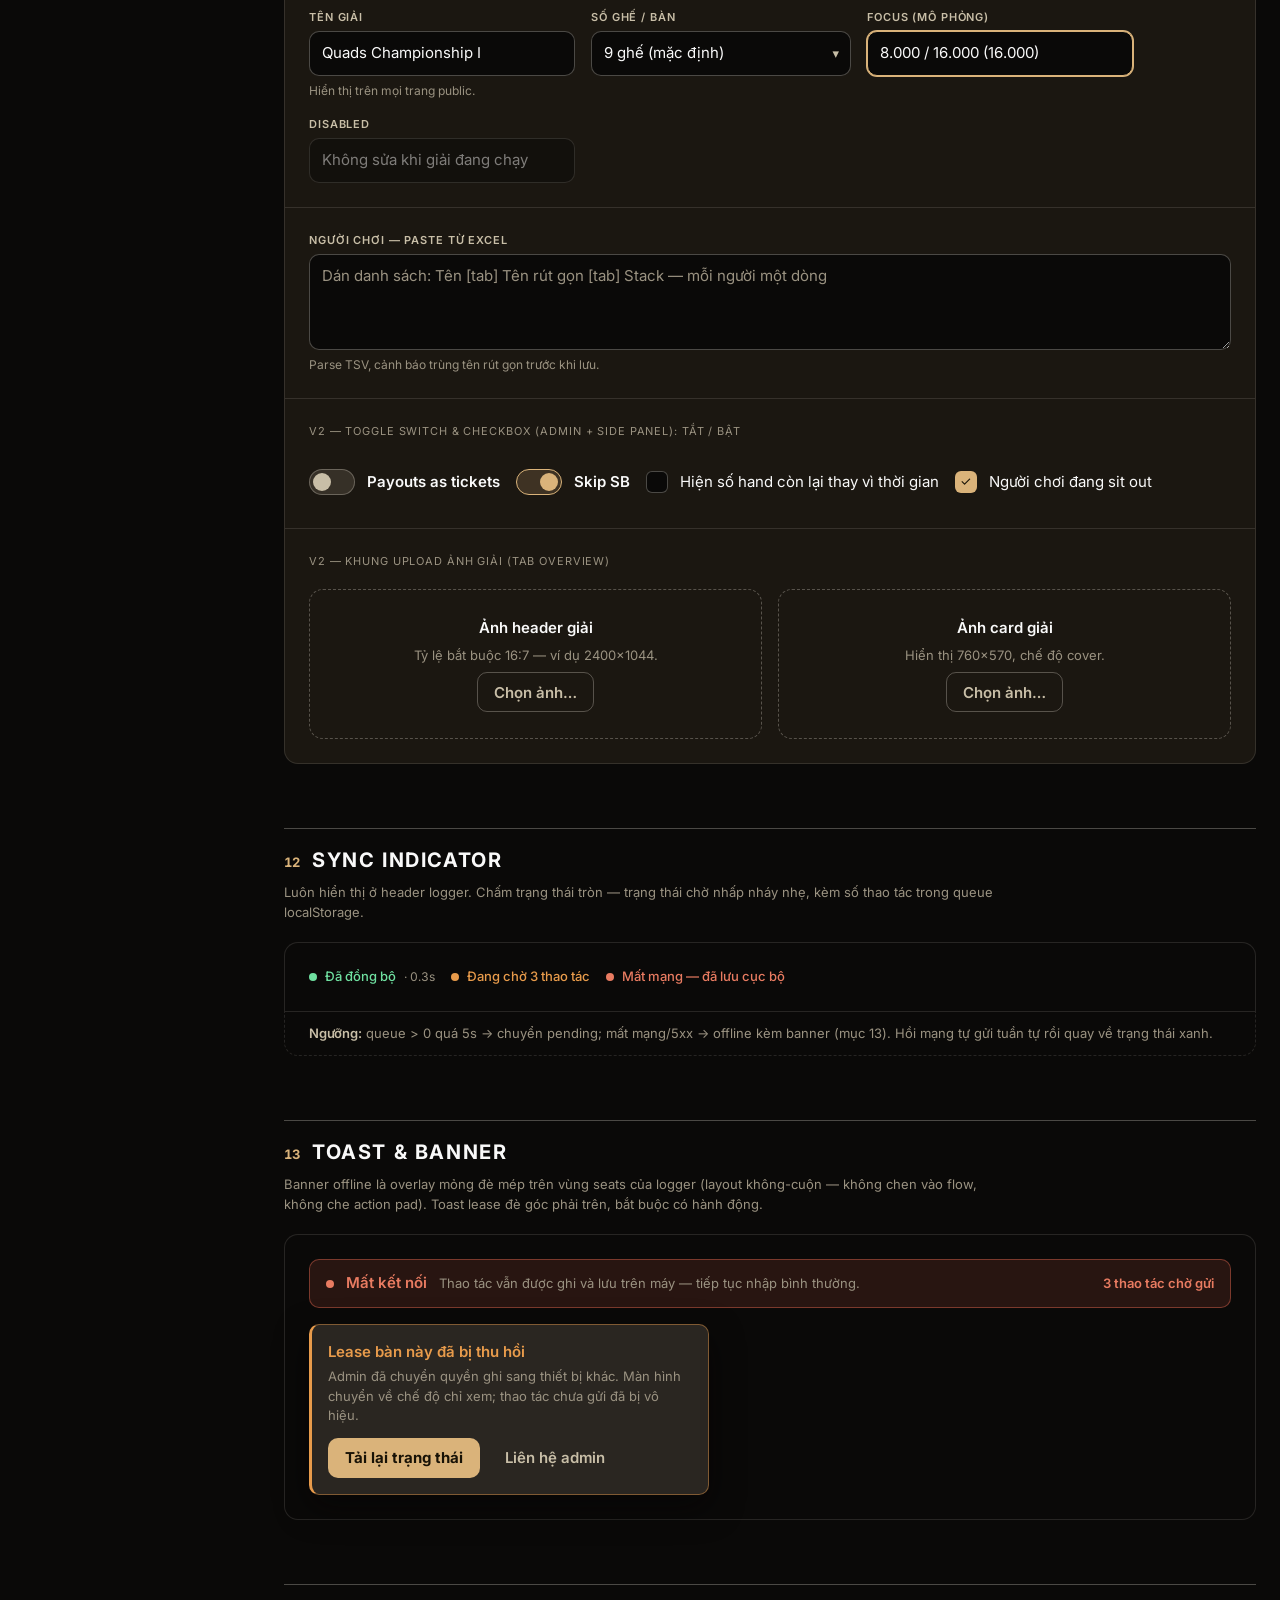
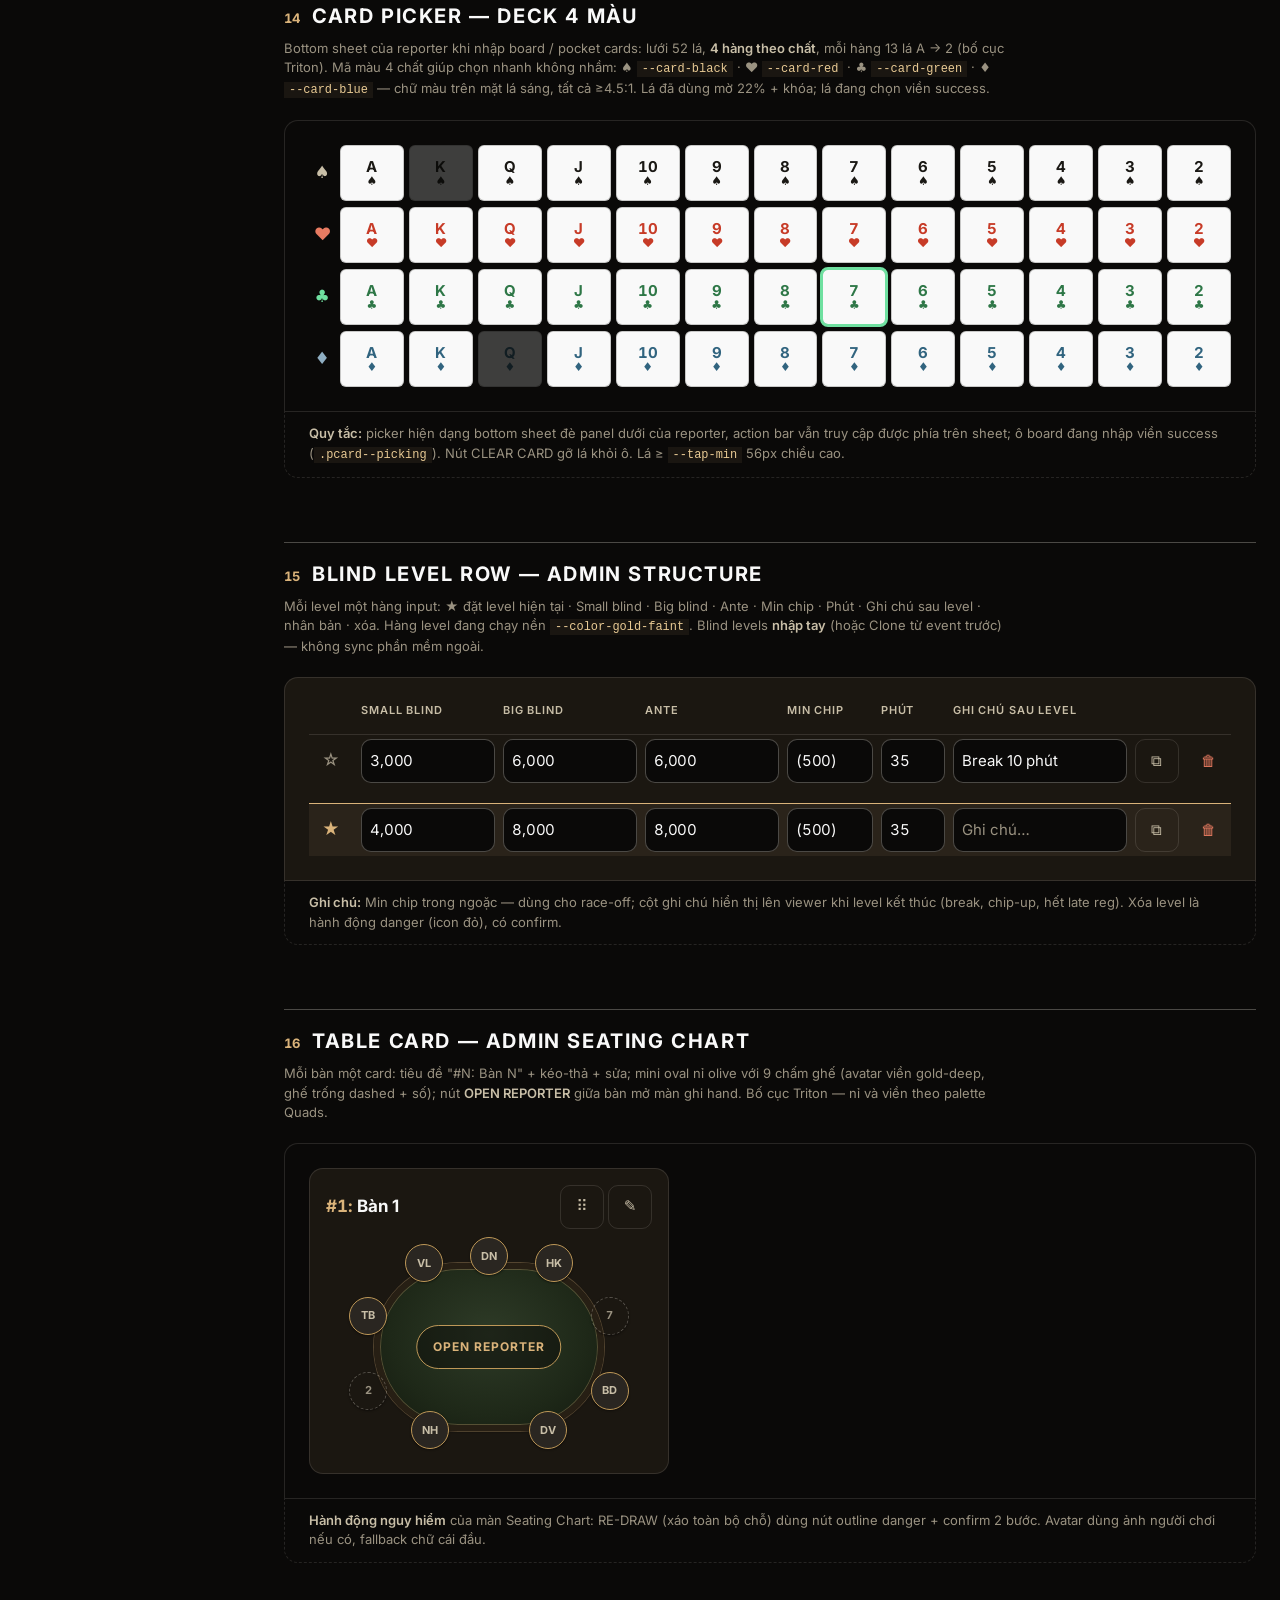
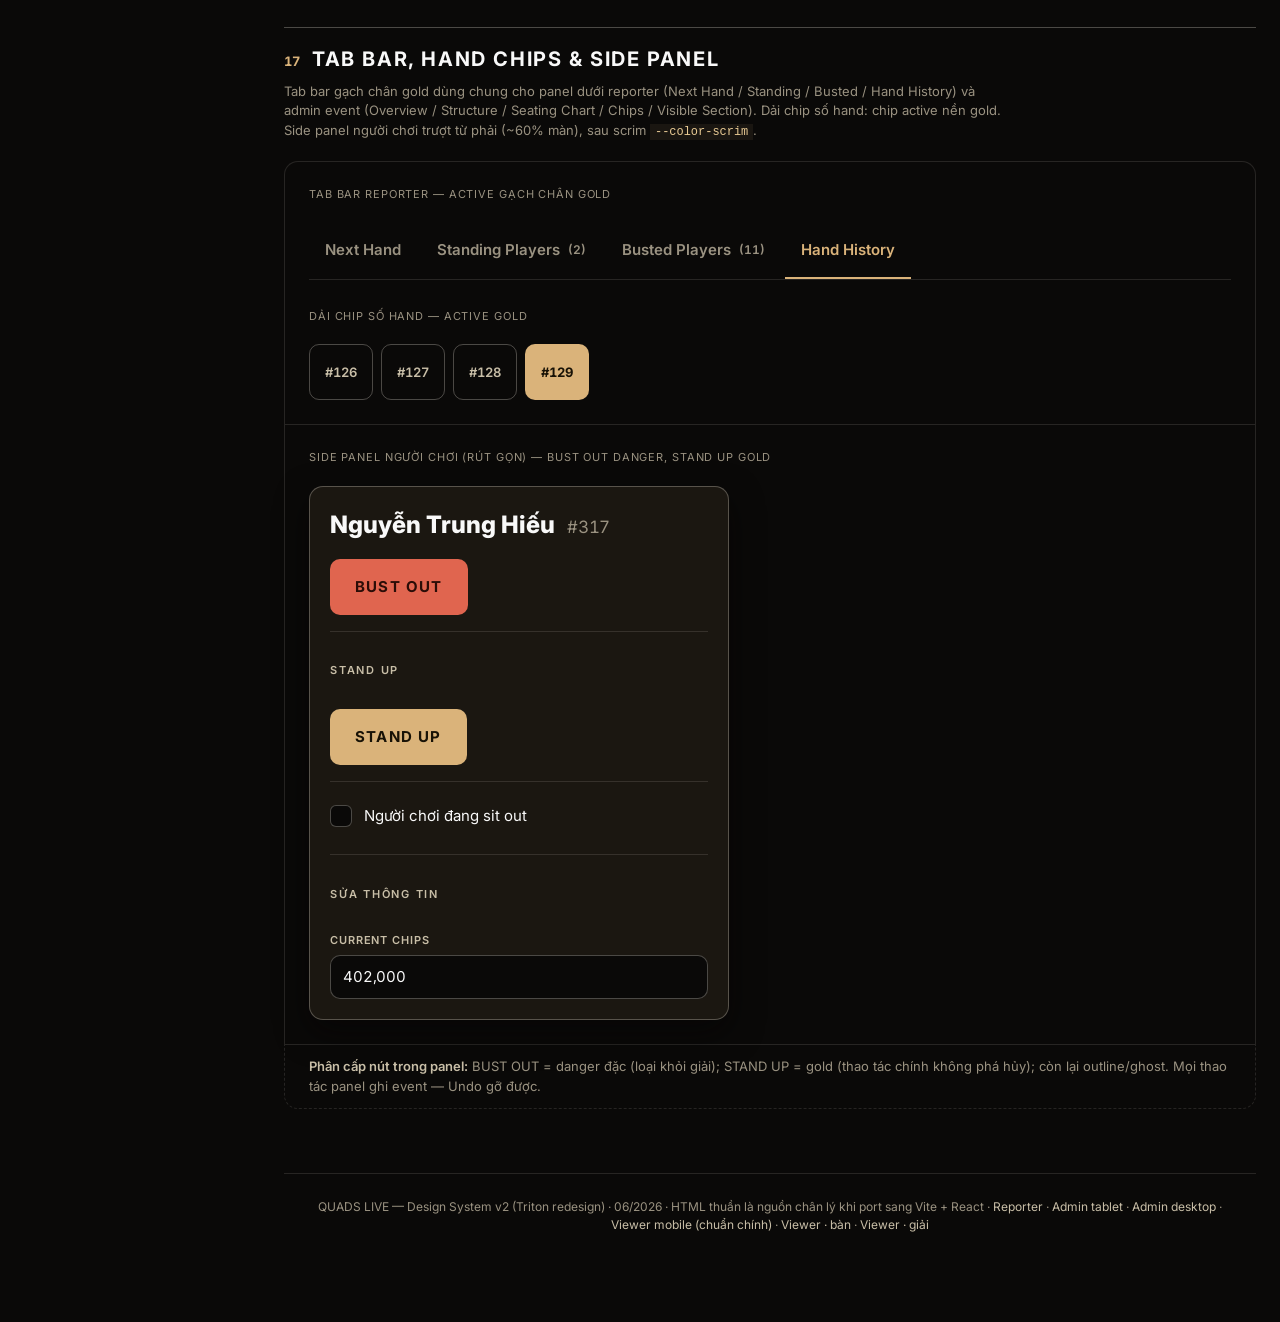
<file: design/design-system.html>
<!DOCTYPE html>
<html lang="vi">
<head>
<meta charset="UTF-8">
<meta name="viewport" content="width=device-width, initial-scale=1">
<title>Quads Live — Design System</title>
<link rel="preconnect" href="https://fonts.googleapis.com">
<link rel="preconnect" href="https://fonts.gstatic.com" crossorigin>
<link href="https://fonts.googleapis.com/css2?family=Inter:wght@400;500;600;700;800&display=swap" rel="stylesheet">
<link rel="stylesheet" href="tokens.css">
<style>
/* ============ STYLE RIÊNG TRANG STYLEGUIDE ============ */

body {
  background:
    radial-gradient(1100px 500px at 50% -10%, var(--color-sheen), transparent 70%),
    var(--color-bg);
}

/* ---------- Khung trang ---------- */
.topbar {
  position: sticky; top: 0; z-index: var(--z-top);
  display: flex; align-items: center; gap: var(--sp-4);
  padding: 0 var(--sp-6);
  height: 64px;
  background: var(--color-bg);
  border-bottom: 1px solid var(--color-border);
}
.wordmark { display: inline-flex; align-items: center; gap: 10px; color: var(--color-text); }
.wordmark .mk-sq { width: 10px; height: 10px; background: var(--color-gold); }
.wordmark .mk-logo { width: 20px; height: 20px; flex: none; }
.wordmark b { font-weight: var(--fw-heavy); letter-spacing: var(--ls-wide); font-size: var(--fs-base); }
.wordmark span { font-weight: var(--fw-reg); letter-spacing: var(--ls-wide); color: var(--color-beige); font-size: var(--fs-base); }
.topbar-tag { color: var(--color-text-muted); font-size: var(--fs-xs); border-left: 1px solid var(--color-border); padding-left: var(--sp-4); }
.topbar-nav { margin-left: auto; display: flex; gap: var(--sp-2); }

.layout {
  max-width: 1280px; margin: 0 auto;
  display: grid; grid-template-columns: 220px 1fr;
  gap: var(--sp-8); padding: var(--sp-8) var(--sp-6) var(--sp-10);
}
.sidenav { position: sticky; top: 96px; align-self: start; display: flex; flex-direction: column; gap: 2px; }
.sidenav a {
  font-size: var(--fs-sm); color: var(--color-text-muted);
  padding: 7px 10px; border-left: 1px solid var(--color-border);
}
.sidenav a:hover { color: var(--color-gold); border-left-color: var(--color-gold); background: var(--color-gold-faint); }
.sidenav .nav-cap { font-size: var(--fs-2xs); color: var(--color-beige); padding: 14px 10px 6px; }

/* ---------- Hero ---------- */
.hero { margin-bottom: var(--sp-9); }
.hero h1 { font-size: var(--fs-3xl); font-weight: var(--fw-heavy); letter-spacing: -0.02em; line-height: var(--lh-tight); }
.hero p { color: var(--color-text-muted); max-width: 640px; margin-top: var(--sp-3); }
.principles { display: grid; grid-template-columns: repeat(4, 1fr); gap: var(--sp-2); margin-top: var(--sp-6); }
.principle { border: 1px solid var(--color-border); background: var(--color-surface-1); padding: var(--sp-4); }
.principle b { display: block; font-size: var(--fs-sm); color: var(--color-gold); margin-bottom: 4px; }
.principle span { font-size: var(--fs-xs); color: var(--color-text-muted); line-height: var(--lh-snug); display: block; }

/* ---------- Section ---------- */
section { margin-bottom: var(--sp-10); scroll-margin-top: 88px; }
.sec-head { display: flex; align-items: baseline; gap: var(--sp-3); border-top: 1px solid var(--color-border-strong); padding-top: var(--sp-4); margin-bottom: var(--sp-2); }
.sec-head .idx { font-size: var(--fs-sm); color: var(--color-gold); font-weight: var(--fw-bold); font-variant-numeric: tabular-nums; }
.sec-head h2 { font-size: var(--fs-lg); font-weight: var(--fw-bold); text-transform: uppercase; letter-spacing: var(--ls-caps); }
.sec-note { color: var(--color-text-muted); font-size: var(--fs-sm); max-width: 720px; margin-bottom: var(--sp-5); }
.sec-note b { color: var(--color-beige); font-weight: var(--fw-semi); }

.demo {
  border: 1px solid var(--color-border); background: var(--color-surface-1);
  padding: var(--sp-6); display: flex; flex-wrap: wrap; gap: var(--sp-4); align-items: flex-start;
}
.demo + .demo { border-top: 0; }
.demo--col { flex-direction: column; align-items: stretch; }
.demo--dark { background: var(--color-bg); }
.demo-cap {
  width: 100%; font-size: var(--fs-2xs); color: var(--color-text-muted);
  text-transform: uppercase; letter-spacing: var(--ls-caps); margin-bottom: var(--sp-1);
}
.usage { font-size: var(--fs-sm); color: var(--color-text-muted); border: 1px dashed var(--color-border); border-top: 0; padding: var(--sp-3) var(--sp-6); }
.demo--center { justify-content: center; gap: var(--sp-8); align-items: center; }
.demo--bare { padding: 0; border: 0; }
.demo-gap-top { margin-top: var(--sp-3); }
.row-wrap { display: flex; gap: var(--sp-2); flex-wrap: wrap; }
.grow { flex: 1; }
.usage b { color: var(--color-beige); font-weight: var(--fw-semi); }
code { font-family: var(--font-mono); font-size: 0.92em; color: var(--color-gold-bright); background: var(--color-gold-faint); padding: 1px 5px; }

/* ---------- 01 Màu ---------- */
.sw-grid { display: grid; grid-template-columns: repeat(3, 1fr); gap: var(--sp-3); width: 100%; }
.sw { display: flex; gap: var(--sp-3); align-items: center; border: 1px solid var(--color-border); padding: var(--sp-2); background: var(--color-bg); }
.sw-chip { width: 56px; height: 56px; flex: none; border: 1px solid var(--color-border); }
.sw-info b { display: block; font-family: var(--font-mono); font-size: var(--fs-xs); font-weight: var(--fw-med); color: var(--color-text); }
.sw-info span { display: block; font-family: var(--font-mono); font-size: var(--fs-2xs); color: var(--color-gold); margin: 2px 0; }
.sw-info p { font-size: var(--fs-2xs); color: var(--color-text-muted); line-height: var(--lh-snug); }
.sw-cap { grid-column: 1 / -1; font-size: var(--fs-2xs); color: var(--color-beige); text-transform: uppercase; letter-spacing: var(--ls-caps); margin-top: var(--sp-3); }
.sw-cap:first-child { margin-top: 0; }

.sw--bg{background:var(--color-bg)} .sw--s1{background:var(--color-surface-1)} .sw--s2{background:var(--color-surface-2)} .sw--s3{background:var(--color-surface-3)}
.sw--text{background:var(--color-text)} .sw--muted{background:var(--color-text-muted)} .sw--beige{background:var(--color-beige)}
.sw--gold{background:var(--color-gold)} .sw--goldb{background:var(--color-gold-bright)} .sw--goldd{background:var(--color-gold-deep)}
.sw--golds{background:var(--color-gold-soft)} .sw--goldf{background:var(--color-gold-faint)} .sw--ink{background:var(--color-ink-on-gold)}
.sw--success{background:var(--color-success)} .sw--danger{background:var(--color-danger)} .sw--dangert{background:var(--color-danger-text)}
.sw--warning{background:var(--color-warning)} .sw--info{background:var(--color-info)}
.sw--border{background:var(--color-border)} .sw--borders{background:var(--color-border-strong)} .sw--overlay{background:var(--color-overlay)}
.sw--cface{background:var(--card-face)} .sw--cred{background:var(--card-red)} .sw--cblack{background:var(--card-black)}
.sw--cgreen{background:var(--card-green)} .sw--cblue{background:var(--card-blue)}
.sw--inksucc{background:var(--color-ink-on-success)} .sw--inkdang{background:var(--color-ink-on-danger)}
.sw--felthi{background:var(--felt-hi)} .sw--felt{background:var(--felt)} .sw--feltd{background:var(--felt-deep)} .sw--rail{background:var(--rail)}

/* ---------- 02 Type ---------- */
.ts-row { display: grid; grid-template-columns: 260px 1fr; gap: var(--sp-5); align-items: baseline; padding: var(--sp-3) 0; border-bottom: 1px solid var(--color-border); width: 100%; }
.ts-row:last-child { border-bottom: 0; }
.ts-meta { font-family: var(--font-mono); font-size: var(--fs-2xs); color: var(--color-text-muted); line-height: 1.6; }
.ts-meta b { color: var(--color-gold); font-weight: var(--fw-med); display: block; }
.t-4xl{font-size:var(--fs-4xl);font-weight:var(--fw-heavy);letter-spacing:var(--ls-num);line-height:var(--lh-tight)}
.t-3xl{font-size:var(--fs-3xl);font-weight:var(--fw-heavy);letter-spacing:var(--ls-num);line-height:var(--lh-tight)}
.t-2xl{font-size:var(--fs-2xl);font-weight:var(--fw-bold);letter-spacing:var(--ls-num);line-height:var(--lh-tight)}
.t-xl{font-size:var(--fs-xl);font-weight:var(--fw-bold);line-height:var(--lh-tight)}
.t-lg{font-size:var(--fs-lg);font-weight:var(--fw-bold);text-transform:uppercase;letter-spacing:var(--ls-caps)}
.t-md{font-size:var(--fs-md);font-weight:var(--fw-semi)}
.t-base{font-size:var(--fs-base)}
.t-sm{font-size:var(--fs-sm);color:var(--color-text-muted)}
.t-xs{font-size:var(--fs-xs);color:var(--color-text-muted)}
.t-2xs{font-size:var(--fs-2xs);color:var(--color-beige);text-transform:uppercase;letter-spacing:var(--ls-caps);font-weight:var(--fw-semi)}
.tnum-demo { display: flex; gap: var(--sp-8); }
.tnum-demo > div { font-size: var(--fs-xl); font-weight: var(--fw-bold); line-height: 1.4; }
.tnum-demo .lbl { font-size: var(--fs-2xs); color: var(--color-text-muted); font-weight: var(--fw-reg); text-transform: uppercase; letter-spacing: var(--ls-caps); }
.tnum-demo .bad { font-variant-numeric: normal; }

/* ---------- 03 Spacing ---------- */
.sp-row { display: grid; grid-template-columns: 120px 60px 1fr; gap: var(--sp-4); align-items: center; padding: 5px 0; width: 100%; }
.sp-row code { background: none; padding: 0; }
.sp-row .px { font-family: var(--font-mono); font-size: var(--fs-2xs); color: var(--color-text-muted); }
.sp-bar { height: 14px; background: var(--color-gold-soft); border-left: 2px solid var(--color-gold); }

/* ---------- 04 Button ---------- */
.btn {
  display: inline-flex; align-items: center; justify-content: center; gap: var(--sp-2);
  min-height: 40px; padding: 0 var(--sp-4);
  font-size: var(--fs-base); font-weight: var(--fw-semi); line-height: 1;
  background: var(--color-surface-2); color: var(--color-text);
  border: 1px solid var(--color-border);
  transition: background var(--t-fast), border-color var(--t-fast), color var(--t-fast);
}
.btn:hover { background: var(--color-surface-3); border-color: var(--color-border-strong); }
.btn:active { transform: translateY(1px); }
.btn--primary { background: var(--color-gold); color: var(--color-ink-on-gold); border-color: transparent; font-weight: var(--fw-bold); }
.btn--primary:hover { background: var(--color-gold-bright); border-color: transparent; }
.btn--primary:active { background: var(--color-gold-deep); }
.btn--outline { background: transparent; border-color: var(--color-border-strong); color: var(--color-beige); }
.btn--outline:hover { background: var(--color-overlay); color: var(--color-text); border-color: var(--color-beige); }
.btn--ghost { background: transparent; border-color: transparent; color: var(--color-beige); }
.btn--ghost:hover { background: var(--color-overlay); color: var(--color-text); }
.btn--danger { background: var(--color-danger-soft); border-color: var(--color-danger-line); color: var(--color-danger-text); }
.btn--danger:hover { border-color: var(--color-danger); }
.btn--lg { min-height: var(--tap-lg); padding: 0 var(--sp-6); font-size: var(--fs-md); }
.btn:disabled { opacity: 0.38; }
.btn:disabled:hover { background: var(--color-surface-2); border-color: var(--color-border); transform: none; }
.btn--primary:disabled:hover { background: var(--color-gold); }
/* mô phỏng state tĩnh cho styleguide */
.demo-hover.btn { background: var(--color-surface-3); border-color: var(--color-border-strong); }
.demo-hover.btn--primary { background: var(--color-gold-bright); }
.demo-hover.btn--outline { background: var(--color-overlay); color: var(--color-text); border-color: var(--color-beige); }
.demo-hover.btn--ghost { background: var(--color-overlay); color: var(--color-text); }
.demo-hover.btn--danger { background: var(--color-danger-soft); border-color: var(--color-danger); }
.demo-focus { outline: 2px solid var(--color-gold); outline-offset: 2px; }

/* ---------- 05 Action bar reporter (v2 — quy ước màu chức năng Triton) ----------
   ALL-IN = danger đặc · RAISE/BET + CTA (DEAL, END HAND) = gold đặc
   CALL/CHECK = success đặc · FOLD = outline trung tính. */
.abar { display: flex; gap: var(--sp-2); align-items: stretch; width: 100%; }
.ab {
  display: inline-flex; flex-direction: column; align-items: center; justify-content: center; gap: 2px;
  min-height: var(--tap-lg); padding: 0 var(--sp-4);
  font-size: var(--fs-lg); font-weight: var(--fw-bold); line-height: 1;
  text-transform: uppercase; letter-spacing: var(--ls-caps);
  border: 1px solid transparent;
  transition: background var(--t-fast), border-color var(--t-fast);
}
.ab span { font-size: var(--fs-md); font-weight: var(--fw-semi); font-variant-numeric: tabular-nums; letter-spacing: var(--ls-num); }
.ab:active { transform: translateY(1px); }
.ab--fold { flex: 1; background: transparent; border-color: var(--color-border-strong); color: var(--color-text); }
.ab--fold:hover { background: var(--color-overlay); border-color: var(--color-beige); }
.ab--icon {
  width: var(--tap-lg); flex: none; padding: 0;
  background: var(--color-surface-2); border-color: var(--color-border); color: var(--color-beige);
  font-size: var(--fs-xl); text-transform: none; letter-spacing: 0;
}
.ab--icon small { font-size: var(--fs-2xs); font-weight: var(--fw-semi); text-transform: uppercase; letter-spacing: var(--ls-caps); }
.ab--icon:hover { background: var(--color-surface-3); border-color: var(--color-border-strong); }
.ab--void { color: var(--color-danger-text); border-color: var(--color-danger-line); background: var(--color-danger-soft); }
.ab--void:hover { border-color: var(--color-danger); }
.ab--allin { flex: 1.1; background: var(--color-danger); color: var(--color-ink-on-danger); }
.ab--allin:hover { background: var(--color-danger-bright); }
.ab--allin:active { background: var(--color-danger-deep); }
.ab--raise { flex: 1.15; background: var(--color-gold); color: var(--color-ink-on-gold); }
.ab--raise:hover { background: var(--color-gold-bright); }
.ab--raise:active { background: var(--color-gold-deep); }
.ab--call { flex: 1.4; background: var(--color-success); color: var(--color-ink-on-success); }
.ab--call:hover { background: var(--color-success-bright); }
.ab--call:active { background: var(--color-success-deep); }
.ab--cta { flex: none; min-width: 200px; background: var(--color-gold); color: var(--color-ink-on-gold); }
.ab--cta:hover { background: var(--color-gold-bright); }
.ab--cta:active { background: var(--color-gold-deep); }
.ab:disabled { opacity: 0.35; }
.ab-spacer { flex: 0.5; }
.rchip {
  min-height: var(--tap-min); display: inline-flex; align-items: center; justify-content: center; gap: var(--sp-2);
  padding: 0 var(--sp-5); background: transparent;
  border: 1px solid var(--color-border-strong); color: var(--color-text);
  transition: background var(--t-fast), border-color var(--t-fast);
}
.rchip b { font-size: var(--fs-sm); font-weight: var(--fw-semi); color: var(--color-beige); text-transform: uppercase; letter-spacing: var(--ls-caps); }
.rchip span { font-size: var(--fs-md); font-weight: var(--fw-bold); font-variant-numeric: tabular-nums; }
.rchip:hover { background: var(--color-overlay); border-color: var(--color-beige); }
.rchip--custom { border-style: dashed; }

/* ---------- 06 Lá bài ---------- */
.pcard {
  position: relative; display: inline-flex; flex-direction: column; align-items: center; justify-content: center;
  width: var(--card-w-md); height: var(--card-h-md); flex: none;
  background: var(--card-face); color: var(--card-black);
  border-radius: var(--radius-card);
  box-shadow: inset 0 0 0 1px var(--card-face-edge), var(--shadow-card);
}
.pcard b { font-size: 16px; line-height: 1; font-weight: var(--fw-heavy); letter-spacing: -0.02em; }
.pcard i { font-style: normal; font-size: 12px; line-height: 1; margin-top: 2px; }
.pcard--red { color: var(--card-red); }
.pcard--lg { width: var(--card-w-lg); height: var(--card-h-lg); }
.pcard--lg b { font-size: 25px; } .pcard--lg i { font-size: 17px; margin-top: 3px; }
.pcard--sm { width: var(--card-w-sm); height: var(--card-h-sm); flex-direction: row; gap: 1px; }
.pcard--sm b { font-size: 11px; } .pcard--sm i { font-size: 10px; margin-top: 0; }
.pcard--back {
  background:
    repeating-linear-gradient(45deg, var(--card-back-line) 0 1px, transparent 1px 5px),
    var(--color-surface-2);
  box-shadow: inset 0 0 0 1px var(--color-border-strong), var(--shadow-card);
}
.pcard--slot { background: transparent; border: 1px dashed var(--color-border-strong); box-shadow: none; }
.cardrow { display: flex; gap: var(--sp-2); align-items: flex-end; }

/* ---------- Badge vị trí + nút dealer ---------- */
.pos {
  display: inline-flex; align-items: center;
  font-size: var(--fs-2xs); font-weight: var(--fw-semi); letter-spacing: var(--ls-caps);
  color: var(--color-beige); border: 1px solid var(--color-border-strong);
  padding: 2px 6px; text-transform: uppercase; flex: none;
}
.dbtn {
  width: 18px; height: 18px; border-radius: 50%; flex: none; /* nút dealer là vật thể tròn ngoài đời */
  background: var(--color-gold); color: var(--color-ink-on-gold);
  font-size: 11px; font-weight: var(--fw-heavy);
  display: inline-flex; align-items: center; justify-content: center;
}

/* ---------- 07 Seat ---------- */
/* Seat card (logger) */
.seat {
  width: 380px; min-height: 116px;
  display: flex; flex-direction: column; gap: var(--sp-2);
  background: var(--color-surface-2); border: 1px solid var(--color-border);
  padding: var(--sp-3) var(--sp-4);
}
.seat-top { display: flex; align-items: center; gap: var(--sp-2); }
.seat-name { font-size: var(--fs-md); font-weight: var(--fw-semi); flex: 1; white-space: nowrap; overflow: hidden; text-overflow: ellipsis; }
.seat-stack { display: flex; align-items: baseline; gap: var(--sp-2); }
.seat-stack b { font-size: var(--fs-xl); font-weight: var(--fw-heavy); font-variant-numeric: tabular-nums; letter-spacing: var(--ls-num); }
.seat-stack span { font-size: var(--fs-sm); color: var(--color-text-muted); font-variant-numeric: tabular-nums; }
.seat-note {
  margin-top: auto; text-align: center; padding: 7px var(--sp-2);
  background: var(--color-gold-soft); color: var(--color-gold);
  font-size: var(--fs-sm); font-weight: var(--fw-bold); text-transform: uppercase; letter-spacing: var(--ls-caps);
}
.seat--fold { opacity: 0.45; }
/* v2: to-act = success (xanh lá, theo Triton) — gold để dành cho winner */
.seat--acting { border: 2px solid var(--seat-toact); background: var(--seat-toact-soft); padding: calc(var(--sp-3) - 1px) calc(var(--sp-4) - 1px); }
.seat--acting .seat-note { background: var(--seat-toact); color: var(--color-ink-on-success); }
.seat--winner { border-color: var(--seat-winner); background: var(--seat-winner-soft); }
.seat--winner .seat-note { background: var(--seat-winner); color: var(--color-ink-on-gold); }
.seat--bust .seat-stack b { color: var(--color-text-muted); }
.seat--absent { border-style: dashed; }
.seat--absent .seat-name, .seat--absent .seat-stack b { color: var(--color-text-muted); }
.seat-note--absent { background: var(--color-info-soft); color: var(--color-info); }
/* nhãn trạng thái trên seat */
.st {
  font-size: var(--fs-xs); font-weight: var(--fw-semi); letter-spacing: var(--ls-caps); text-transform: uppercase;
  padding: 3px 8px; border: 1px solid var(--color-border); color: var(--color-text-muted); flex: none;
}
.st--check { color: var(--color-beige); border-color: var(--color-border-strong); }
.st--bet { color: var(--color-gold); background: var(--color-gold-soft); border-color: transparent; font-variant-numeric: tabular-nums; }
.st--act { color: var(--color-ink-on-success); background: var(--seat-toact); border-color: transparent; } /* v2: to-act success */
.st--absent { color: var(--color-info); border-color: var(--color-info-line); }
.st--bust { color: var(--color-danger-text); border-color: var(--color-danger-line); }
.st--win { color: var(--color-ink-on-gold); background: var(--seat-winner); border-color: transparent; }
.st--satout { color: var(--color-ink-on-danger); background: var(--seat-satout); border-color: transparent; } /* v2: Sit out */

/* v2 — Seat pod reporter (bàn oval, mockup-logger): avatar + plate + bar trạng thái */
.rseat { position: relative; width: 132px; display: flex; flex-direction: column; align-items: center; gap: 4px; flex: none; }
.rseat-ava {
  position: relative; width: 56px; height: 56px; flex: none;
  border-radius: var(--radius-full);
  background: var(--color-surface-2); border: 1px solid var(--color-border-strong);
  display: flex; align-items: center; justify-content: center;
  font-size: var(--fs-md); font-weight: var(--fw-bold); color: var(--color-beige);
  box-shadow: var(--shadow-1);
}
.rseat-plate {
  width: 100%;
  background: var(--color-surface-1); border: 1px solid var(--color-border);
  border-radius: var(--radius-md); overflow: hidden;
  padding: 4px 8px 5px; text-align: center;
  display: flex; flex-direction: column; gap: 1px;
  box-shadow: var(--shadow-1);
}
.rseat-name { font-size: var(--fs-sm); font-weight: var(--fw-semi); line-height: var(--lh-snug); white-space: nowrap; overflow: hidden; text-overflow: ellipsis; }
.rseat-stack { font-size: var(--fs-base); font-weight: var(--fw-heavy); line-height: var(--lh-tight); font-variant-numeric: tabular-nums; letter-spacing: var(--ls-num); }
.rseat-bar {
  margin: 3px -8px -5px; padding: 3px 4px 4px;
  font-size: var(--fs-2xs); font-weight: var(--fw-bold); text-transform: uppercase; letter-spacing: var(--ls-caps);
  font-variant-numeric: tabular-nums;
  background: var(--color-surface-2); color: var(--color-text-muted);
  border-top: 1px solid var(--color-border);
}
.rseat .pos { position: absolute; top: -7px; left: -20px; z-index: 4; background: var(--color-surface-1); }
.rseat--fold { opacity: 0.45; }
.rseat--toact .rseat-ava { border: 2px solid var(--seat-toact); }
.rseat--toact .rseat-ava::after {
  content: ""; position: absolute; inset: -6px;
  border: 2px solid var(--seat-toact); border-radius: var(--radius-full);
  animation: pulse 1.4s ease-in-out infinite;
}
.rseat--toact .rseat-plate { border-color: var(--seat-toact); }
.rseat--toact .rseat-bar { background: var(--seat-toact); color: var(--color-ink-on-success); border-top-color: transparent; }
.rseat--winner .rseat-ava { border: 2px solid var(--seat-winner); box-shadow: 0 0 0 4px var(--seat-winner-soft), var(--shadow-1); }
.rseat--winner .rseat-plate { border-color: var(--seat-winner); background: var(--color-surface-2); box-shadow: var(--shadow-2); }
.rseat--winner .rseat-bar { background: var(--seat-winner); color: var(--color-ink-on-gold); border-top-color: transparent; }
.rs-flag {
  position: absolute; top: -12px; left: 50%; transform: translateX(-50%); z-index: 4;
  font-size: var(--fs-2xs); font-weight: var(--fw-bold); text-transform: uppercase; letter-spacing: var(--ls-caps);
  background: var(--seat-satout); color: var(--color-ink-on-danger);
  padding: 2px 8px; border-radius: var(--radius-sm); white-space: nowrap;
}
.rseat--satout .rseat-ava { border-color: var(--color-danger-line); }
.rseat--satout .rseat-name, .rseat--satout .rseat-stack { color: var(--color-text-muted); }
.rseat--empty .rseat-ava {
  background: transparent; border: 1px dashed var(--seat-empty-line); box-shadow: none;
  color: var(--color-text-muted); font-size: var(--fs-xl); font-weight: var(--fw-reg);
}
.rseat--empty .rseat-plate { border-style: dashed; box-shadow: none; }
.rseat--empty .rseat-name { color: var(--color-text-muted); }

/* Seat plate (viewer) */
.plate { width: 172px; background: var(--color-surface-1); border: 1px solid var(--color-border); box-shadow: var(--shadow-1); }
.plate-hole { display: flex; gap: 4px; justify-content: center; padding: var(--sp-2) 0 0; }
.plate-head { display: flex; align-items: center; gap: 6px; padding: 7px 9px 0; }
.plate-name { font-size: var(--fs-sm); font-weight: var(--fw-semi); white-space: nowrap; overflow: hidden; text-overflow: ellipsis; }
.plate-stack { display: flex; align-items: baseline; gap: 6px; padding: 2px 9px 8px; }
.plate-stack b { font-size: var(--fs-md); font-weight: var(--fw-heavy); font-variant-numeric: tabular-nums; }
.plate-stack span { font-size: var(--fs-2xs); color: var(--color-text-muted); font-variant-numeric: tabular-nums; }
.plate-bar {
  text-align: center; font-size: var(--fs-2xs); font-weight: var(--fw-bold);
  text-transform: uppercase; letter-spacing: var(--ls-caps); padding: 4px 6px;
}
.plate-bar--win { background: var(--seat-winner); color: var(--color-ink-on-gold); font-variant-numeric: tabular-nums; }
.plate-bar--rank { background: var(--color-gold-soft); color: var(--color-gold); }
.plate-bar--bust { background: var(--color-danger-soft); color: var(--color-danger-text); }
.plate-bar--muck { background: var(--color-surface-2); color: var(--color-text-muted); }
.plate-bar--act { background: var(--seat-toact); color: var(--color-ink-on-success); } /* v2: to-act success */
.plate--fold { opacity: 0.45; }
.plate--acting { border: 2px solid var(--seat-toact); margin: -1px; }
.plate--winner { border: 2px solid var(--seat-winner); margin: -1px; background: var(--color-surface-2); box-shadow: var(--shadow-2); }
.plate--absent { border-style: dashed; }
.plate--absent .plate-name { color: var(--color-text-muted); }

/* ---------- 08 Badge ---------- */
.badge {
  display: inline-flex; align-items: center; gap: 7px;
  font-size: var(--fs-xs); font-weight: var(--fw-semi); text-transform: uppercase; letter-spacing: var(--ls-caps);
  padding: 5px 10px; border: 1px solid transparent; font-variant-numeric: tabular-nums;
}
.badge--level { color: var(--color-beige); border-color: var(--color-border-strong); }
.badge--delayed { color: var(--color-gold); background: var(--color-gold-soft); border-color: var(--color-gold); font-weight: var(--fw-bold); }
.badge--live { color: var(--color-success); background: var(--color-success-soft); border-color: var(--color-success-line); }
.badge--live .dot { animation: pulse 1.6s ease-in-out infinite; }
.badge--rank { color: var(--color-gold); border-color: var(--color-gold-deep); text-transform: none; letter-spacing: 0.02em; font-size: var(--fs-sm); }
.badge--practice { color: var(--color-info); background: var(--color-info-soft); border-color: var(--color-info-line); }
/* keyframes pulse dùng bản chung trong tokens.css */

/* ---------- 09 Pot & Board ---------- */
.pot { text-align: center; }
.pot-label { font-size: var(--fs-2xs); font-weight: var(--fw-semi); color: var(--color-beige); text-transform: uppercase; letter-spacing: var(--ls-wide); }
.pot-num { font-size: var(--fs-3xl); font-weight: var(--fw-heavy); font-variant-numeric: tabular-nums; letter-spacing: var(--ls-num); line-height: var(--lh-tight); margin-top: 2px; }
.pot-bb { font-size: var(--fs-sm); color: var(--color-text-muted); font-variant-numeric: tabular-nums; margin-top: 2px; }
/* nhiều tầng pot — main + side xếp ngang (multiway all-in) */
.potstack { display: inline-flex; gap: var(--sp-6); align-items: flex-start; }
.pot--side .pot-num { font-size: var(--fs-xl); }
.pot--side .pot-label, .pot--side .pot-bb { opacity: 0.82; }

/* ---------- 10 Action log ---------- */
.alog { width: 100%; background: var(--color-surface-1); border: 1px solid var(--color-border); }
.alog-street {
  display: flex; align-items: center; gap: var(--sp-3);
  padding: 8px var(--sp-4); background: var(--color-surface-2); border-top: 1px solid var(--color-border);
}
.alog-street:first-child { border-top: 0; }
.alog-street b { font-size: var(--fs-xs); font-weight: var(--fw-bold); letter-spacing: var(--ls-wide); text-transform: uppercase; color: var(--color-beige); }
.alog-street .cards { display: flex; gap: 3px; }
.alog-street .potend { margin-left: auto; font-size: var(--fs-xs); color: var(--color-text-muted); font-variant-numeric: tabular-nums; }
.alog-row {
  display: grid; grid-template-columns: 64px 1fr auto 104px 110px; gap: var(--sp-3); align-items: center;
  padding: 7px var(--sp-4); border-top: 1px solid var(--color-border); font-size: var(--fs-base);
}
.alog-row .nm { font-weight: var(--fw-semi); white-space: nowrap; overflow: hidden; text-overflow: ellipsis; }
.alog-row .amt { text-align: right; font-weight: var(--fw-semi); font-variant-numeric: tabular-nums; }
.alog-row .left { text-align: right; font-size: var(--fs-sm); color: var(--color-text-muted); font-variant-numeric: tabular-nums; }
.alog-row--sys { grid-template-columns: 64px 1fr; color: var(--color-text-muted); font-size: var(--fs-sm); }
.alog-row--sys.win { color: var(--color-gold); font-weight: var(--fw-semi); font-size: var(--fs-base); }
.act--fold, .act--check, .act--post { color: var(--color-text-muted); }
.act--call { color: var(--color-beige); }
.act--bet, .act--raise { color: var(--color-gold); font-weight: var(--fw-semi); }
.act--allin { color: var(--color-danger-text); font-weight: var(--fw-bold); } /* v2: all-in = danger (Triton) */
.act--show { color: var(--color-beige); }

/* ---------- 11 Form ---------- */
.field { display: flex; flex-direction: column; gap: 6px; min-width: 260px; }
.field > label { font-size: var(--fs-2xs); font-weight: var(--fw-semi); color: var(--color-beige); text-transform: uppercase; letter-spacing: var(--ls-caps); }
.input {
  background: var(--color-bg); border: 1px solid var(--color-border-strong);
  min-height: 44px; padding: 10px var(--sp-3); width: 100%;
  transition: border-color var(--t-fast);
}
.input:hover { border-color: var(--color-beige); }
.input:focus { border-color: var(--color-gold); outline: none; box-shadow: 0 0 0 1px var(--color-gold); }
.input:disabled { opacity: 0.45; }
.input::placeholder { color: var(--color-text-muted); }
textarea.input { min-height: 96px; resize: vertical; line-height: var(--lh-base); }
.selwrap { position: relative; }
.selwrap::after { content: "▾"; position: absolute; right: 12px; top: 50%; transform: translateY(-50%); color: var(--color-beige); pointer-events: none; font-size: var(--fs-sm); }
.selwrap select { appearance: none; -webkit-appearance: none; padding-right: var(--sp-7); }
.field-help { font-size: var(--fs-xs); color: var(--color-text-muted); }
.demo-focus-input { border-color: var(--color-gold); box-shadow: 0 0 0 1px var(--color-gold); }

/* ---------- 12 Sync ---------- */
.sync { display: inline-flex; align-items: center; gap: var(--sp-2); font-size: var(--fs-sm); font-weight: var(--fw-med); font-variant-numeric: tabular-nums; }
.sync--ok { color: var(--color-success); }
.sync--pending { color: var(--color-warning); }
.sync--pending .dot { animation: pulse 1.2s ease-in-out infinite; }
.sync--off { color: var(--color-danger-text); }
.sync small { color: var(--color-text-muted); font-size: var(--fs-xs); font-weight: var(--fw-reg); }

/* ---------- 13 Toast & banner ---------- */
.banner {
  width: 100%; display: flex; align-items: center; gap: var(--sp-3);
  padding: var(--sp-3) var(--sp-4); border: 1px solid;
}
.banner b { font-size: var(--fs-base); font-weight: var(--fw-semi); }
.banner span { font-size: var(--fs-sm); color: var(--color-text-muted); }
.banner .tail { margin-left: auto; font-size: var(--fs-sm); font-weight: var(--fw-semi); font-variant-numeric: tabular-nums; flex: none; }
.banner--offline { background: var(--color-danger-soft); border-color: var(--color-danger-line); }
.banner--offline b, .banner--offline .tail, .banner--offline .dot { color: var(--color-danger-text); }
.toast {
  width: 400px; background: var(--color-surface-2);
  border: 1px solid var(--color-warning-line); border-left: 3px solid var(--color-warning);
  box-shadow: var(--shadow-2); padding: var(--sp-4);
}
.toast h4 { font-size: var(--fs-base); font-weight: var(--fw-semi); color: var(--color-warning); margin-bottom: 4px; }
.toast p { font-size: var(--fs-sm); color: var(--color-text-muted); margin-bottom: var(--sp-3); }
.toast-actions { display: flex; gap: var(--sp-2); }

/* ================== v2 — TRITON REDESIGN COMPONENTS ================== */

/* ---------- 14 Card picker (deck 4 màu — tokens.css mục 14) ---------- */
.pgrid { display: flex; flex-direction: column; gap: 6px; width: 100%; }
.prow { display: flex; gap: 5px; align-items: center; }
.prow .suit { width: 26px; text-align: center; font-size: var(--fs-md); flex: none; }
.pbtn {
  flex: 1; height: var(--tap-min); min-width: 0;
  display: inline-flex; flex-direction: column; align-items: center; justify-content: center; gap: 1px;
  background: var(--card-face);
  border: 1px solid var(--card-face-edge); border-radius: var(--radius-sm);
  font-size: var(--fs-base); font-weight: var(--fw-bold); font-variant-numeric: tabular-nums;
  line-height: 1; padding: 0;
}
.pbtn i { font-style: normal; font-size: var(--fs-xs); }
.prow--s .pbtn { color: var(--card-black); }
.prow--h .pbtn { color: var(--card-red); }
.prow--c .pbtn { color: var(--card-green); }
.prow--d .pbtn { color: var(--card-blue); }
.prow .suit--s { color: var(--color-beige); }
.prow .suit--h { color: var(--color-danger-text); }
.prow .suit--c { color: var(--color-success); }
.prow .suit--d { color: var(--color-info); }
.pbtn--used { opacity: 0.22; pointer-events: none; }
.pbtn--sel { outline: 3px solid var(--seat-toact); outline-offset: -1px; }

/* ---------- 15 Blind level row (admin Structure) ---------- */
.blhead, .blrow { display: grid; grid-template-columns: 44px 1fr 1fr 1fr 86px 64px 1.3fr 44px 44px; gap: var(--sp-2); align-items: center; width: 100%; }
.blhead span { font-size: var(--fs-2xs); font-weight: var(--fw-semi); color: var(--color-beige); text-transform: uppercase; letter-spacing: var(--ls-caps); }
.blrow { padding: var(--sp-1) 0; border-top: 1px solid var(--color-border); }
.blrow .input { min-height: 44px; padding: 8px var(--sp-2); }
.blrow--current { background: var(--color-gold-faint); border-top-color: var(--color-gold); }
.bl-star { width: 44px; height: 44px; display: inline-flex; align-items: center; justify-content: center; background: transparent; border: 0; color: var(--color-text-muted); font-size: var(--fs-md); }
.bl-star--on { color: var(--color-gold); }
.bl-clone, .bl-del { width: 44px; height: 44px; display: inline-flex; align-items: center; justify-content: center; background: transparent; border: 1px solid var(--color-border); color: var(--color-beige); font-size: var(--fs-base); }
.bl-del { color: var(--color-danger-text); border-color: transparent; }
.bl-del:hover { border-color: var(--color-danger-line); background: var(--color-danger-soft); }

/* ---------- 16 Table card (admin Seating Chart) ---------- */
.tcard { width: 360px; background: var(--color-surface-1); border: 1px solid var(--color-border); padding: var(--sp-4); display: flex; flex-direction: column; gap: var(--sp-2); }
.tcard-head { display: flex; align-items: center; gap: var(--sp-2); }
.tcard-head h3 { font-size: var(--fs-md); font-weight: var(--fw-bold); }
.tcard-head h3 .tnum { color: var(--color-gold); }
.tcard-head .tail { margin-left: auto; display: flex; gap: var(--sp-1); }
.tc-btn { width: 44px; height: 44px; display: inline-flex; align-items: center; justify-content: center; background: transparent; border: 1px solid var(--color-border); color: var(--color-beige); font-size: var(--fs-base); }
.toval { position: relative; height: 220px; }
.toval-felt {
  position: absolute; inset: 26px 48px;
  border-radius: var(--radius-full);
  background: radial-gradient(ellipse at 50% 42%, var(--felt-hi), var(--felt) 64%, var(--felt-deep) 100%);
  border: 6px solid var(--rail);
  box-shadow: 0 0 0 1px var(--rail-edge), inset 0 0 0 1px var(--rail-edge), var(--shadow-1);
}
.topen {
  position: absolute; left: 50%; top: 50%; transform: translate(-50%, -50%); z-index: 2;
  display: inline-flex; align-items: center; justify-content: center;
  min-height: var(--tap-sm); padding: 0 var(--sp-4);
  font-size: var(--fs-xs); font-weight: var(--fw-bold); text-transform: uppercase; letter-spacing: var(--ls-caps);
  color: var(--color-gold); background: var(--felt-pill); border: 1px solid var(--color-gold-deep);
}
.topen:hover { background: var(--color-gold); color: var(--color-ink-on-gold); }
.tseat {
  position: absolute; transform: translate(-50%, -50%); z-index: 1;
  width: 38px; height: 38px; border-radius: var(--radius-full);
  background: var(--color-surface-2); border: 1px solid var(--color-gold-deep);
  display: inline-flex; align-items: center; justify-content: center;
  font-size: var(--fs-2xs); font-weight: var(--fw-bold); color: var(--color-beige);
  box-shadow: var(--shadow-1);
}
.tseat--empty { background: transparent; border-style: dashed; border-color: var(--seat-empty-line); color: var(--color-text-muted); font-variant-numeric: tabular-nums; }
.tv-1 { left: 32%; top: 88%; } .tv-2 { left: 13%; top: 70%; } .tv-3 { left: 13%; top: 36%; }
.tv-4 { left: 30%; top: 12%; } .tv-5 { left: 50%; top: 9%; }  .tv-6 { left: 70%; top: 12%; }
.tv-7 { left: 87%; top: 36%; } .tv-8 { left: 87%; top: 70%; } .tv-9 { left: 68%; top: 88%; }

/* ---------- 17 Tab bar + hand chip + side panel + switch/checkbox ---------- */
.rtabs { display: flex; align-items: stretch; gap: var(--sp-1); border-bottom: 1px solid var(--color-border); width: 100%; }
.rtab {
  min-height: var(--tap-min); padding: 0 var(--sp-4);
  display: inline-flex; align-items: center; gap: var(--sp-2);
  background: transparent; border: 0; border-bottom: 2px solid transparent; border-radius: 0;
  font-size: var(--fs-base); font-weight: var(--fw-semi); color: var(--color-text-muted);
}
.rtab small { font-size: var(--fs-xs); font-variant-numeric: tabular-nums; }
.rtab:hover { color: var(--color-beige); }
.rtab--active { color: var(--color-gold); border-bottom-color: var(--color-gold); }
.rtab:disabled { opacity: 0.4; }
.hstrip { display: flex; gap: var(--sp-2); width: 100%; }
.hchip {
  min-width: 64px; min-height: var(--tap-min);
  display: inline-flex; align-items: center; justify-content: center;
  background: transparent; border: 1px solid var(--color-border-strong); color: var(--color-beige);
  font-size: var(--fs-sm); font-weight: var(--fw-semi); font-variant-numeric: tabular-nums;
}
.hchip--active { background: var(--color-gold); border-color: transparent; color: var(--color-ink-on-gold); font-weight: var(--fw-bold); }
.spanel-demo {
  width: 420px; background: var(--color-surface-1); border: 1px solid var(--color-border-strong);
  box-shadow: var(--shadow-2); padding: var(--sp-5);
  display: flex; flex-direction: column; gap: var(--sp-4);
}
.sp-head { display: flex; align-items: baseline; gap: var(--sp-3); }
.sp-head h4 { font-size: var(--fs-xl); font-weight: var(--fw-heavy); }
.sp-head .pid { font-size: var(--fs-md); color: var(--color-text-muted); font-variant-numeric: tabular-nums; }
.sp-sec { display: flex; flex-direction: column; gap: var(--sp-3); padding-top: var(--sp-3); border-top: 1px solid var(--color-border); }
.sp-sec h5 { font-size: var(--fs-2xs); font-weight: var(--fw-semi); color: var(--color-beige); text-transform: uppercase; letter-spacing: var(--ls-wide); }
.sbtn {
  min-height: var(--tap-min); padding: 0 var(--sp-6); align-self: flex-start;
  display: inline-flex; align-items: center; gap: var(--sp-2);
  font-size: var(--fs-base); font-weight: var(--fw-bold); text-transform: uppercase; letter-spacing: var(--ls-caps);
  border: 1px solid transparent;
}
.sbtn--bust { background: var(--color-danger); color: var(--color-ink-on-danger); }
.sbtn--bust:hover { background: var(--color-danger-bright); }
.sbtn--stand { background: var(--color-gold); color: var(--color-ink-on-gold); }
.sbtn--stand:hover { background: var(--color-gold-bright); }
.swrow { display: flex; align-items: center; gap: var(--sp-3); min-height: var(--tap-sm); }
.swrow b { font-size: var(--fs-base); font-weight: var(--fw-semi); }
.switch {
  width: 46px; height: 26px; flex: none; position: relative;
  border-radius: var(--radius-full);
  background: var(--color-surface-3); border: 1px solid var(--color-border-strong);
  transition: background var(--t-fast), border-color var(--t-fast);
}
.switch::after {
  content: ""; position: absolute; top: 3px; left: 3px;
  width: 18px; height: 18px; border-radius: var(--radius-full);
  background: var(--color-beige); transition: left var(--t-fast), background var(--t-fast);
}
.switch--on { background: var(--color-gold-soft); border-color: var(--color-gold); }
.switch--on::after { left: 23px; background: var(--color-gold); }
.chkrow { display: flex; align-items: center; gap: var(--sp-3); min-height: var(--tap-sm); cursor: pointer; }
.chk {
  width: 22px; height: 22px; flex: none;
  border: 1px solid var(--color-border-strong); border-radius: var(--radius-sm);
  background: var(--color-bg);
  display: inline-flex; align-items: center; justify-content: center;
  font-size: var(--fs-sm); color: var(--color-ink-on-gold);
}
.chk--on { background: var(--color-gold); border-color: transparent; }
.upbox {
  border: 1px dashed var(--color-border-strong);
  display: flex; flex-direction: column; align-items: center; justify-content: center; gap: var(--sp-2);
  min-height: 150px; padding: var(--sp-5); text-align: center; flex: 1;
}
.upbox b { font-size: var(--fs-base); font-weight: var(--fw-semi); }
.upbox span { font-size: var(--fs-sm); color: var(--color-text-muted); line-height: var(--lh-snug); }

footer.page-end { border-top: 1px solid var(--color-border); margin-top: var(--sp-10); padding: var(--sp-6); text-align: center; color: var(--color-text-muted); font-size: var(--fs-xs); }

/* ---------- Bo tròn theo token (tokens.css mục 10) ---------- */
.principle, .sw, .banner, .btn, .rchip, .seat, .input, .toast { border-radius: var(--radius-md); }
.ab, .hchip, .sbtn, .bl-clone, .bl-del, .tc-btn { border-radius: var(--radius-md); }
.tcard, .spanel-demo, .upbox { border-radius: var(--radius-lg); }
.topen, .switch { border-radius: var(--radius-full); }
.sw-chip, .pos, .st, .seat-note, .rs-flag, .chk { border-radius: var(--radius-sm); }
.plate, .alog { border-radius: var(--radius-md); overflow: hidden; }
.badge { border-radius: var(--radius-full); }
.demo { border-radius: var(--radius-lg); }
/* :has() chỉ phục vụ khung tài liệu này — KHÔNG port pattern sang React (dùng modifier class) */
.demo:has(+ .demo), .demo:has(+ .usage) { border-bottom-left-radius: 0; border-bottom-right-radius: 0; }
.demo + .demo { border-top-left-radius: 0; border-top-right-radius: 0; }
.usage { border-radius: 0 0 var(--radius-lg) var(--radius-lg); }
.mk-sq { border-radius: 3px; }
</style>
</head>
<body>

<header class="topbar">
  <span class="wordmark"><img class="mk-logo" src="quads.svg" alt="Quads"><b>QUADS</b><span>LIVE</span></span>
  <span class="topbar-tag">Design System · v2 Triton redesign · 06/2026 · nguồn chân lý cho port Vite + React</span>
  <nav class="topbar-nav">
    <a class="btn btn--outline" href="mockup-logger.html">Reporter ▸</a>
    <a class="btn btn--outline" href="mockup-admin.html">Admin tablet ▸</a>
    <a class="btn btn--outline" href="mockup-admin-desktop.html">Admin desktop ▸</a>
    <a class="btn btn--primary" href="mockup-viewer-mobile.html">Viewer mobile ▸</a>
    <a class="btn btn--outline" href="mockup-viewer.html">Viewer · bàn ▸</a>
    <a class="btn btn--outline" href="mockup-viewer-desktop.html">Viewer · giải ▸</a>
  </nav>
</header>

<div class="layout">

<aside class="sidenav">
  <span class="nav-cap">Nền tảng</span>
  <a href="#mau">01 · Màu sắc</a>
  <a href="#chu">02 · Typography</a>
  <a href="#spacing">03 · Spacing</a>
  <span class="nav-cap">Component</span>
  <a href="#button">04 · Button</a>
  <a href="#pad">05 · Action bar reporter</a>
  <a href="#labai">06 · Lá bài</a>
  <a href="#seat">07 · Seat</a>
  <a href="#badge">08 · Badge</a>
  <a href="#potboard">09 · Pot &amp; Board</a>
  <a href="#log">10 · Action log</a>
  <a href="#form">11 · Form admin</a>
  <a href="#sync">12 · Sync indicator</a>
  <a href="#toast">13 · Toast &amp; Banner</a>
  <span class="nav-cap">v2 — Triton redesign</span>
  <a href="#picker">14 · Card picker</a>
  <a href="#blind">15 · Blind level row</a>
  <a href="#tablecard">16 · Table card</a>
  <a href="#tabside">17 · Tab bar &amp; Side panel</a>
</aside>

<main>

<div class="hero">
  <h1>Quads Live<br>Design System</h1>
  <p>Hệ giao diện cho tracking giải đấu No-Limit Hold'em của CLB Quads Poker — tông broadcast tối ấm,
  gold làm điểm nhấn tiết chế. Mọi giá trị lấy từ <code>tokens.css</code>; không hardcode màu trong component.</p>
  <div class="principles">
    <div class="principle"><b>Bo tròn theo token</b><span>radius-sm 6px (badge, nhãn) · radius-md 10px (nút, seat, input) · radius-lg 14px (panel) · lá bài 5px. Không hardcode px.</span></div>
    <div class="principle"><b>Tabular numerals</b><span>Mọi số chip / stack / pot / BB dùng font-variant-numeric: tabular-nums để cột số không nhảy.</span></div>
    <div class="principle"><b>Gold tiết chế</b><span>Gold chỉ dành cho: action chính, người đang action, winner, badge DELAYED. Không trang trí tràn lan.</span></div>
    <div class="principle"><b>State không chỉ bằng màu</b><span>Mọi trạng thái kèm label chữ, độ mờ hoặc viền — đọc được cả khi không phân biệt màu. Contrast chữ ≥ 4.5:1.</span></div>
  </div>
</div>

<!-- ============ 01 MÀU ============ -->
<section id="mau">
  <div class="sec-head"><span class="idx">01</span><h2>Màu sắc</h2></div>
  <p class="sec-note">Palette ấm trích từ beta.quadspoker.vn. Nhóm <b>ngữ nghĩa</b> (danger / warning / info) là phần tự bổ sung,
  chọn tông đất nung — hổ phách — xanh xám bụi để không phá nhiệt độ màu của brand. Mỗi màu ngữ nghĩa có bản <code>-soft</code> (nền 12–14%) và <code>-line</code> (viền 40–45%).</p>
  <div class="demo demo--col demo--dark">
    <div class="sw-grid">
      <span class="sw-cap">Nền &amp; bề mặt</span>
      <div class="sw"><span class="sw-chip sw--bg"></span><span class="sw-info"><b>--color-bg</b><span>#0A0908</span><p>Nền trang</p></span></div>
      <div class="sw"><span class="sw-chip sw--s1"></span><span class="sw-info"><b>--color-surface-1</b><span>#1B1711</span><p>Panel, card</p></span></div>
      <div class="sw"><span class="sw-chip sw--s2"></span><span class="sw-info"><b>--color-surface-2</b><span>#2A2621</span><p>Nút trung tính, hàng nổi</p></span></div>
      <div class="sw"><span class="sw-chip sw--s3"></span><span class="sw-info"><b>--color-surface-3</b><span>#363027</span><p>Hover của surface-2 (tự bổ sung)</p></span></div>
      <span class="sw-cap">Chữ</span>
      <div class="sw"><span class="sw-chip sw--text"></span><span class="sw-info"><b>--color-text</b><span>#F9F9F9</span><p>Chữ chính</p></span></div>
      <div class="sw"><span class="sw-chip sw--muted"></span><span class="sw-info"><b>--color-text-muted</b><span>#9A9281</span><p>Meta, chữ phụ (4.9:1 trên surface-2)</p></span></div>
      <div class="sw"><span class="sw-chip sw--beige"></span><span class="sw-info"><b>--color-beige</b><span>#C8BEA7</span><p>Nhãn, giá trị phụ nổi</p></span></div>
      <span class="sw-cap">Accent gold — chữ ký brand</span>
      <div class="sw"><span class="sw-chip sw--gold"></span><span class="sw-info"><b>--color-gold</b><span>#DAB37A</span><p>CTA, đang action, winner, DELAYED</p></span></div>
      <div class="sw"><span class="sw-chip sw--goldb"></span><span class="sw-info"><b>--color-gold-bright</b><span>#E8CA94</span><p>Hover của gold</p></span></div>
      <div class="sw"><span class="sw-chip sw--goldd"></span><span class="sw-info"><b>--color-gold-deep</b><span>#BE9858</span><p>Pressed, viền badge hạng bài</p></span></div>
      <div class="sw"><span class="sw-chip sw--golds"></span><span class="sw-info"><b>--color-gold-soft</b><span>gold / 18%</span><p>Nền nhấn: winner, bet, note action</p></span></div>
      <div class="sw"><span class="sw-chip sw--goldf"></span><span class="sw-info"><b>--color-gold-faint</b><span>gold / 8%</span><p>Nền seat đang action</p></span></div>
      <div class="sw"><span class="sw-chip sw--ink"></span><span class="sw-info"><b>--color-ink-on-gold</b><span>#181206</span><p>Chữ trên nền gold đặc (9.5:1)</p></span></div>
      <span class="sw-cap">Ngữ nghĩa (tự bổ sung — kèm bản -soft và -line)</span>
      <div class="sw"><span class="sw-chip sw--success"></span><span class="sw-info"><b>--color-success</b><span>#6FE0A0</span><p>Đã đồng bộ, LIVE (có sẵn trên site)</p></span></div>
      <div class="sw"><span class="sw-chip sw--danger"></span><span class="sw-info"><b>--color-danger</b><span>#E0654F</span><p>Fold, bust, mất mạng — viền &amp; chữ lớn</p></span></div>
      <div class="sw"><span class="sw-chip sw--dangert"></span><span class="sw-info"><b>--color-danger-text</b><span>#E87B61</span><p>Chữ danger cỡ nhỏ trên nền tint (≥4.5:1)</p></span></div>
      <div class="sw"><span class="sw-chip sw--warning"></span><span class="sw-info"><b>--color-warning</b><span>#E89B4B</span><p>All-in, đang chờ đồng bộ, lease</p></span></div>
      <div class="sw"><span class="sw-chip sw--info"></span><span class="sw-info"><b>--color-info</b><span>#8FAEC2</span><p>Practice, ghế vắng, thông báo trung tính</p></span></div>
      <span class="sw-cap">Viền &amp; lớp phủ</span>
      <div class="sw"><span class="sw-chip sw--border"></span><span class="sw-info"><b>--color-border</b><span>F3EDE0 / 12%</span><p>Hairline mặc định</p></span></div>
      <div class="sw"><span class="sw-chip sw--borders"></span><span class="sw-info"><b>--color-border-strong</b><span>F3EDE0 / 28%</span><p>Viền outline, hover</p></span></div>
      <div class="sw"><span class="sw-chip sw--overlay"></span><span class="sw-info"><b>--color-overlay</b><span>F3EDE0 / 10%</span><p>Hover sáng ấm trên nền tối</p></span></div>
      <span class="sw-cap">Lá bài (hiển thị 2 màu — board, pocket, log)</span>
      <div class="sw"><span class="sw-chip sw--cface"></span><span class="sw-info"><b>--card-face</b><span>#F9F9F9</span><p>Mặt lá</p></span></div>
      <div class="sw"><span class="sw-chip sw--cred"></span><span class="sw-info"><b>--card-red</b><span>#C73B27</span><p>♥ ♦ — 4.9:1 trên mặt lá</p></span></div>
      <div class="sw"><span class="sw-chip sw--cblack"></span><span class="sw-info"><b>--card-black</b><span>#1A1814</span><p>♠ ♣</p></span></div>
      <span class="sw-cap">v2 — deck 4 màu (CHỈ card picker reporter) + chữ trên nền semantic đặc</span>
      <div class="sw"><span class="sw-chip sw--cgreen"></span><span class="sw-info"><b>--card-green</b><span>#2E7747</span><p>♣ trong picker — green rừng ấm, 5.2:1</p></span></div>
      <div class="sw"><span class="sw-chip sw--cblue"></span><span class="sw-info"><b>--card-blue</b><span>#31647F</span><p>♦ trong picker — petrol bụi (họ --color-info), 6.1:1</p></span></div>
      <div class="sw"><span class="sw-chip sw--inksucc"></span><span class="sw-info"><b>--color-ink-on-success</b><span>#0E281A</span><p>Chữ trên nút CALL/CHECK success đặc (9.6:1)</p></span></div>
      <div class="sw"><span class="sw-chip sw--inkdang"></span><span class="sw-info"><b>--color-ink-on-danger</b><span>#2B0D07</span><p>Chữ trên nút ALL-IN danger đặc (5.3:1)</p></span></div>
      <span class="sw-cap">Bàn nỉ (viewer)</span>
      <div class="sw"><span class="sw-chip sw--felthi"></span><span class="sw-info"><b>--felt-hi</b><span>#2E3B27</span><p>Tâm nỉ olive ấm</p></span></div>
      <div class="sw"><span class="sw-chip sw--felt"></span><span class="sw-info"><b>--felt</b><span>#1E2818</span><p>Nỉ chính</p></span></div>
      <div class="sw"><span class="sw-chip sw--feltd"></span><span class="sw-info"><b>--felt-deep</b><span>#131A0F</span><p>Mép nỉ</p></span></div>
      <div class="sw"><span class="sw-chip sw--rail"></span><span class="sw-info"><b>--rail</b><span>#271F14</span><p>Thành bàn da nâu</p></span></div>
    </div>
  </div>
  <p class="usage"><b>Ghi chú:</b> chữ muted không đặt trên surface-3 (rơi dưới 4.5:1). Gold đặc chỉ đi cùng <code>--color-ink-on-gold</code>, không bao giờ đi cùng chữ trắng.</p>
</section>

<!-- ============ 02 TYPOGRAPHY ============ -->
<section id="chu">
  <div class="sec-head"><span class="idx">02</span><h2>Typography</h2></div>
  <p class="sec-note">Font duy nhất: <b>Inter</b> (400 / 500 / 600 / 700 / 800), fallback <code>system-ui</code>.
  Hai giọng chữ: <b>số liệu</b> (đậm, tabular, tracking −1%) và <b>micro-label</b> (11px, uppercase, tracking +8%) — nhịp thị giác kiểu đồ họa broadcast.</p>
  <div class="demo demo--col">
    <div class="ts-row"><span class="ts-meta"><b>--fs-4xl · 48px · 800</b>hero, số khổng lồ</span><span class="t-4xl tnum">1.9M</span></div>
    <div class="ts-row"><span class="ts-meta"><b>--fs-3xl · 38px · 800</b>pot viewer</span><span class="t-3xl tnum">Pot 1.9M — 118.5 BB</span></div>
    <div class="ts-row"><span class="ts-meta"><b>--fs-2xl · 30px · 700</b>pot logger</span><span class="t-2xl tnum">180K ≈ 11.3 BB</span></div>
    <div class="ts-row"><span class="ts-meta"><b>--fs-xl · 24px · 700</b>stack trên seat logger</span><span class="t-xl tnum">820K</span></div>
    <div class="ts-row"><span class="ts-meta"><b>--fs-lg · 20px · 700 · caps</b>nhãn action pad</span><span class="t-lg">Call 60K</span></div>
    <div class="ts-row"><span class="ts-meta"><b>--fs-md · 17px · 600</b>tên người chơi logger</span><span class="t-md">Phạm T. Nghĩa</span></div>
    <div class="ts-row"><span class="ts-meta"><b>--fs-base · 15px · 400</b>body, hàng action log</span><span class="t-base">Reporter đứng tại bàn bấm action của từng người chơi.</span></div>
    <div class="ts-row"><span class="ts-meta"><b>--fs-sm · 13px · 400</b>meta, quy đổi BB</span><span class="t-sm tnum">51.3 BB · còn 24 người</span></div>
    <div class="ts-row"><span class="ts-meta"><b>--fs-xs · 12px · 600</b>badge</span><span class="t-xs">DELAYED 30:00</span></div>
    <div class="ts-row"><span class="ts-meta"><b>--fs-2xs · 11px · 600 · caps</b>micro-label</span><span class="t-2xs">Main Pot · Preflop · Hands gần đây</span></div>
  </div>
  <div class="demo">
    <div class="demo-cap">Tabular-nums — bắt buộc cho mọi số liệu (cột số thẳng hàng, không nhảy khi đếm)</div>
    <div class="tnum-demo">
      <div class="tnum"><span class="lbl">Đúng — .tnum</span><br>1.111.111<br>8.808.808</div>
      <div class="bad"><span class="lbl">Sai — proportional</span><br>1.111.111<br>8.808.808</div>
    </div>
  </div>
</section>

<!-- ============ 03 SPACING ============ -->
<section id="spacing">
  <div class="sec-head"><span class="idx">03</span><h2>Spacing</h2></div>
  <p class="sec-note">Bậc 4px. Padding panel: <code>--sp-4…6</code>; gap giữa khối lớn: <code>--sp-2…3</code> (logger nén) hoặc <code>--sp-6</code> (viewer thoáng).</p>
  <div class="demo demo--col">
    <div class="sp-row"><code>--sp-1</code><span class="px">4px</span><span class="sp-bar" style="width:var(--sp-1)"></span></div>
    <div class="sp-row"><code>--sp-2</code><span class="px">8px</span><span class="sp-bar" style="width:var(--sp-2)"></span></div>
    <div class="sp-row"><code>--sp-3</code><span class="px">12px</span><span class="sp-bar" style="width:var(--sp-3)"></span></div>
    <div class="sp-row"><code>--sp-4</code><span class="px">16px</span><span class="sp-bar" style="width:var(--sp-4)"></span></div>
    <div class="sp-row"><code>--sp-5</code><span class="px">20px</span><span class="sp-bar" style="width:var(--sp-5)"></span></div>
    <div class="sp-row"><code>--sp-6</code><span class="px">24px</span><span class="sp-bar" style="width:var(--sp-6)"></span></div>
    <div class="sp-row"><code>--sp-7</code><span class="px">32px</span><span class="sp-bar" style="width:var(--sp-7)"></span></div>
    <div class="sp-row"><code>--sp-8</code><span class="px">40px</span><span class="sp-bar" style="width:var(--sp-8)"></span></div>
    <div class="sp-row"><code>--sp-9</code><span class="px">48px</span><span class="sp-bar" style="width:var(--sp-9)"></span></div>
    <div class="sp-row"><code>--sp-10</code><span class="px">64px</span><span class="sp-bar" style="width:var(--sp-10)"></span></div>
  </div>
</section>

<!-- ============ 04 BUTTON ============ -->
<section id="button">
  <div class="sec-head"><span class="idx">04</span><h2>Button</h2></div>
  <p class="sec-note">4 biến thể × 2 cỡ. <b>Primary gold</b> chỉ dành cho action chính của màn hình (mỗi vùng nhìn tối đa một nút gold).
  Cỡ lớn <code>--tap-lg</code> (64px) cho môi trường tablet đứng thao tác.</p>
  <div class="demo">
    <div class="demo-cap">Biến thể — mặc định / hover / focus / disabled</div>
    <button class="btn btn--primary">Bắt đầu hand</button>
    <button class="btn btn--primary demo-hover">Bắt đầu hand</button>
    <button class="btn btn--primary demo-focus">Bắt đầu hand</button>
    <button class="btn btn--primary" disabled>Bắt đầu hand</button>
  </div>
  <div class="demo">
    <button class="btn btn--outline">Nhập board</button>
    <button class="btn btn--outline demo-hover">Nhập board</button>
    <button class="btn btn--outline demo-focus">Nhập board</button>
    <button class="btn btn--outline" disabled>Nhập board</button>
  </div>
  <div class="demo">
    <button class="btn btn--ghost">Xem lịch sử</button>
    <button class="btn btn--ghost demo-hover">Xem lịch sử</button>
    <button class="btn btn--ghost demo-focus">Xem lịch sử</button>
    <button class="btn btn--ghost" disabled>Xem lịch sử</button>
  </div>
  <div class="demo">
    <button class="btn btn--danger">Void hand</button>
    <button class="btn btn--danger demo-hover">Void hand</button>
    <button class="btn btn--danger demo-focus">Void hand</button>
    <button class="btn btn--danger" disabled>Void hand</button>
  </div>
  <div class="demo">
    <div class="demo-cap">Cỡ — thường 40px / action-pad ≥ 64px (tablet)</div>
    <button class="btn btn--primary">Xác nhận</button>
    <button class="btn btn--primary btn--lg">Xác nhận kết quả hand</button>
    <button class="btn btn--outline btn--lg">Đối soát stack</button>
  </div>
  <p class="usage"><b>Dùng khi:</b> primary = publish/xác nhận; outline = thao tác phụ rõ ràng; ghost = điều hướng; danger = hành động phá hủy (void). Disabled luôn kèm <code>opacity .38</code> + <code>cursor: not-allowed</code> — không chỉ đổi màu.</p>
</section>

<!-- ============ 05 ACTION BAR REPORTER (v2) ============ -->
<section id="pad">
  <div class="sec-head"><span class="idx">05</span><h2>Action bar — reporter</h2></div>
  <p class="sec-note">Quy ước màu chức năng theo Triton, diễn đạt bằng palette Quads:
  <b>FOLD</b> outline trung tính · <b>ALL-IN</b> danger đặc · <b>RAISE / BET</b> gold đặc (chữ <code>--color-ink-on-gold</code>) ·
  <b>CALL / CHECK</b> success đặc (chữ tối <code>--color-ink-on-success</code> để đạt ≥4.5:1).
  CTA vòng đời hand (<b>DEAL</b>, <b>END HAND</b>) dùng gold đặc. Nút bấm liên tục — tap ≥ <code>--tap-lg</code> 64px.</p>
  <div class="demo demo--col demo--dark">
    <div class="demo-cap">Giữa hand — có bet trước mặt (Call kèm số tiền; Raise mở nhập số)</div>
    <div class="abar">
      <button class="ab ab--fold">Fold</button>
      <button class="ab ab--icon" aria-label="Undo">↺<small>Undo</small></button>
      <button class="ab ab--icon ab--void" aria-label="Void hand">🗑<small>Void</small></button>
      <span class="ab-spacer"></span>
      <button class="ab ab--allin">All-in<span class="tnum">439,000</span></button>
      <button class="ab ab--raise">Raise…</button>
      <button class="ab ab--call">Call<span class="tnum">34,000</span></button>
    </div>
    <div class="demo-cap demo-gap-top">Street mới — chưa có bet (Bet thay Raise, Check thay Call)</div>
    <div class="abar">
      <button class="ab ab--fold">Fold</button>
      <button class="ab ab--icon" aria-label="Undo">↺<small>Undo</small></button>
      <button class="ab ab--icon ab--void" aria-label="Void hand">🗑<small>Void</small></button>
      <span class="ab-spacer"></span>
      <button class="ab ab--allin">All-in</button>
      <button class="ab ab--raise">Bet…</button>
      <button class="ab ab--call">Check</button>
    </div>
    <div class="demo-cap demo-gap-top">CTA vòng đời hand — gold, mỗi thời điểm chỉ một nút</div>
    <div class="row-wrap">
      <button class="ab ab--cta">Deal<span class="tnum">Hand #130</span></button>
      <button class="ab ab--cta">End hand<span class="tnum">#129 · publish</span></button>
    </div>
    <div class="demo-cap demo-gap-top">Raise nhanh (mở sau khi bấm Raise…) — ≥ --tap-min 56px</div>
    <div class="row-wrap">
      <button class="rchip"><b>Min</b><span class="tnum">84,000</span></button>
      <button class="rchip"><b>2.5x</b><span class="tnum">125,000</span></button>
      <button class="rchip"><b>3x</b><span class="tnum">150,000</span></button>
      <button class="rchip"><b>Pot</b><span class="tnum">208,000</span></button>
      <button class="rchip rchip--custom"><b>Tự nhập</b><span>…</span></button>
    </div>
  </div>
  <p class="usage"><b>Quy tắc:</b> đỏ chỉ dành cho ALL-IN và hành động phá hủy (Void); vàng cho RAISE/BET và CTA chính; xanh lá cho CALL/CHECK/xác nhận; FOLD cố ý trung tính (bấm nhiều nhất — không gào màu). Engine quyết định nút nào hợp lệ, nút khóa mờ 35%. Raise hiển thị theo nghĩa "raise to X".</p>
</section>

<!-- ============ 06 LÁ BÀI ============ -->
<section id="labai">
  <div class="sec-head"><span class="idx">06</span><h2>Lá bài</h2></div>
  <p class="sec-note">3 cỡ chuẩn: <b>lg 56×78</b> (board viewer) · <b>md 36×50</b> (seat, board logger) · <b>sm 22×30</b> (inline action log).
  Mặt lá sáng để nổi trên nền tối; ♥♦ đỏ ấm <code>--card-red</code>, ♠♣ <code>--card-black</code>. Bo góc <code>--radius-card</code> (5px).</p>
  <div class="demo demo--dark">
    <div class="demo-cap">Cỡ lg — đủ 4 chất</div>
    <div class="cardrow">
      <span class="pcard pcard--lg" aria-label="A bích"><b>A</b><i>♠</i></span>
      <span class="pcard pcard--lg pcard--red" aria-label="K cơ"><b>K</b><i>♥</i></span>
      <span class="pcard pcard--lg pcard--red" aria-label="Q rô"><b>Q</b><i>♦</i></span>
      <span class="pcard pcard--lg" aria-label="J chuồn"><b>J</b><i>♣</i></span>
      <span class="pcard pcard--lg pcard--back" aria-label="Mặt sau lá bài"></span>
      <span class="pcard pcard--lg pcard--slot" aria-label="Slot trống"></span>
    </div>
  </div>
  <div class="demo demo--dark">
    <div class="demo-cap">Cỡ md — seat / board logger</div>
    <div class="cardrow">
      <span class="pcard"><b>K</b><i>♠</i></span>
      <span class="pcard pcard--red"><b>Q</b><i>♦</i></span>
      <span class="pcard"><b>4</b><i>♣</i></span>
      <span class="pcard pcard--red"><b>9</b><i>♥</i></span>
      <span class="pcard pcard--back"></span>
      <span class="pcard pcard--slot"></span>
    </div>
    <div class="demo-cap demo-gap-top">Cỡ sm — inline trong log</div>
    <div class="cardrow">
      <span class="pcard pcard--sm pcard--red"><b>K</b><i>♦</i></span>
      <span class="pcard pcard--sm"><b>K</b><i>♣</i></span>
      <span class="pcard pcard--sm"><b>T</b><i>♠</i></span>
      <span class="pcard pcard--sm pcard--red"><b>2</b><i>♥</i></span>
      <span class="pcard pcard--sm pcard--back"></span>
      <span class="pcard pcard--sm pcard--slot"></span>
    </div>
  </div>
  <p class="usage"><b>Ghi chú:</b> slot trống dùng viền dashed (chờ chia); mặt sau dùng vân chéo gold 22% trên surface-2. Ký hiệu chất là ký tự text ♠♥♦♣ — không dùng ảnh, không emoji. Lá bài ghi dạng <code>Ks</code>, <code>Qd</code> trong dữ liệu.
  <b>v2:</b> lá HIỂN THỊ luôn 2 màu như trên — deck 4 màu (<code>--card-green</code> ♣, <code>--card-blue</code> ♦) chỉ dùng trong card picker của reporter, xem mục 14.</p>
</section>

<!-- ============ 07 SEAT ============ -->
<section id="seat">
  <div class="sec-head"><span class="idx">07</span><h2>Seat — reporter pod &amp; viewer plate</h2></div>
  <p class="sec-note">v2: reporter dùng <b>bàn oval dọc + seat pod</b> (avatar tròn, plate tên + stack, bar trạng thái) theo bố cục Triton.
  Quy ước trạng thái: <b>to-act = success</b> (xanh lá, vòng pulse) · <b>winner = gold</b> · <b>Sit out = badge danger</b> · ghế trống = dashed.
  Ghế <b>neo theo ghế vật lý G1–G9 cố định</b> — badge vị trí SB/BB và chấm D xoay theo button. Mọi state có label chữ đi kèm, không chỉ màu.</p>

  <div class="demo demo--dark">
    <div class="demo-cap">Seat pod (reporter, v2) — 6 states: bình thường / to-act / winner / sit out / fold / trống</div>
    <div class="rseat">
      <span class="rseat-ava">HK<span class="pos">CO</span></span>
      <span class="rseat-plate"><span class="rseat-name">Hoàng Gia Khánh</span><b class="rseat-stack tnum">521,000</b></span>
    </div>
    <div class="rseat rseat--toact">
      <span class="rseat-ava">DN</span>
      <span class="rseat-plate"><span class="rseat-name">Đỗ Thành Nam</span><b class="rseat-stack tnum">439,000</b><span class="rseat-bar tnum">Đến lượt · cần 34,000</span></span>
    </div>
    <div class="rseat rseat--winner">
      <span class="rseat-ava">NH<span class="pos">BTN</span></span>
      <span class="rseat-plate"><span class="rseat-name">Nguyễn Trung Hiếu</span><b class="rseat-stack tnum">402,000</b><span class="rseat-bar tnum">Win +86,000</span></span>
    </div>
    <div class="rseat rseat--satout">
      <span class="rseat-ava">DV<span class="rs-flag">Sit out</span></span>
      <span class="rseat-plate"><span class="rseat-name">Đinh Văn Vũ</span><b class="rseat-stack tnum">200,000</b></span>
    </div>
    <div class="rseat rseat--fold">
      <span class="rseat-ava">TB<span class="pos">SB</span></span>
      <span class="rseat-plate"><span class="rseat-name">Trần Quốc Bảo</span><b class="rseat-stack tnum">435,000</b><span class="rseat-bar">Fold</span></span>
    </div>
    <div class="rseat rseat--empty">
      <span class="rseat-ava">+</span>
      <span class="rseat-plate"><span class="rseat-name">Ghế trống</span></span>
    </div>
  </div>

  <div class="demo demo--dark">
    <div class="demo-cap">Seat card (admin / đối soát) — các state chữ</div>
    <article class="seat">
      <div class="seat-top"><span class="pos">UTG+2</span><h3 class="seat-name">J. Koon</h3><span class="st st--check">Đã check</span></div>
      <div class="seat-stack"><b>1.5M</b><span>93.8 BB</span></div>
    </article>
    <article class="seat seat--acting">
      <div class="seat-top"><span class="gno">G9</span><span class="pos">BTN</span><span class="dbtn">D</span><h3 class="seat-name">E. Tsang</h3><span class="st st--act">Đến lượt</span></div>
      <div class="seat-stack"><b>820K</b><span>51.3 BB</span></div>
      <div class="seat-note">Đang action — cần 60K để theo</div>
    </article>
    <article class="seat seat--fold">
      <div class="seat-top"><span class="pos">CO</span><h3 class="seat-name">S. Chidwick</h3><span class="st">Fold</span></div>
      <div class="seat-stack"><b>2.1M</b><span>131.3 BB</span></div>
    </article>
    <article class="seat seat--absent">
      <div class="seat-top"><span class="pos">HJ</span><h3 class="seat-name">W.K. Yong</h3><span class="st st--satout">Sit out</span></div>
      <div class="seat-stack"><b>540K</b><span>33.8 BB</span></div>
      <div class="seat-note seat-note--absent">Blind tự post — không được chia bài</div>
    </article>
    <article class="seat seat--winner">
      <div class="seat-top"><span class="pos">UTG+1</span><h3 class="seat-name">P. Ivey</h3><span class="st st--win">Winner</span></div>
      <div class="seat-stack"><b>1.96M</b><span>122.5 BB</span></div>
      <div class="seat-note">Thắng +980K — Set of Kings</div>
    </article>
    <article class="seat seat--bust">
      <div class="seat-top"><span class="pos">SB</span><h3 class="seat-name">Phạm T. Nghĩa</h3><span class="st st--bust">Bust</span></div>
      <div class="seat-stack"><b>0</b><span>0 BB</span></div>
    </article>
  </div>

  <div class="demo demo--dark">
    <div class="demo-cap">Seat plate (viewer) — 6 states</div>
    <div class="plate">
      <div class="plate-head"><span class="pos">LJ</span><span class="plate-name">M. Badziakouski</span></div>
      <div class="plate-stack"><b class="tnum">720K</b><span>45 BB</span></div>
    </div>
    <div class="plate plate--acting">
      <div class="plate-head"><span class="gno">G9</span><span class="pos">BTN</span><span class="dbtn">D</span><span class="plate-name">E. Tsang</span></div>
      <div class="plate-stack"><b class="tnum">820K</b><span>51.3 BB</span></div>
      <div class="plate-bar plate-bar--act">Đang action</div>
    </div>
    <div class="plate plate--fold">
      <div class="plate-head"><span class="pos">CO</span><span class="plate-name">S. Chidwick</span></div>
      <div class="plate-stack"><b class="tnum">2.1M</b><span>131.3 BB</span></div>
      <div class="plate-bar plate-bar--muck">Fold</div>
    </div>
    <div class="plate plate--absent">
      <div class="plate-head"><span class="pos">HJ</span><span class="plate-name">W.K. Yong</span></div>
      <div class="plate-stack"><b class="tnum">540K</b><span>33.8 BB</span></div>
      <div class="plate-bar plate-bar--muck">Vắng mặt</div>
    </div>
    <div class="plate plate--winner">
      <div class="plate-hole">
        <span class="pcard pcard--red"><b>K</b><i>♦</i></span>
        <span class="pcard"><b>K</b><i>♣</i></span>
      </div>
      <div class="plate-head"><span class="pos">UTG+1</span><span class="plate-name">Phil Ivey</span></div>
      <div class="plate-stack"><b class="tnum">1.96M</b><span>122.5 BB</span></div>
      <div class="plate-bar plate-bar--win tnum">Winner +980K</div>
      <div class="plate-bar plate-bar--rank">Set of Kings</div>
    </div>
    <div class="plate">
      <div class="plate-hole">
        <span class="pcard"><b>A</b><i>♠</i></span>
        <span class="pcard pcard--red"><b>A</b><i>♦</i></span>
      </div>
      <div class="plate-head"><span class="pos">BTN</span><span class="dbtn">D</span><span class="plate-name">Elton Tsang</span></div>
      <div class="plate-stack"><b class="tnum">0</b><span>0 BB</span></div>
      <div class="plate-bar plate-bar--bust">Bust</div>
    </div>
  </div>
  <p class="usage"><b>States (v2):</b> bình thường / to-act (viền success 2px + vòng pulse + label "Đến lượt") / fold (mờ 45% + label) / Sit out (badge danger trên avatar) / winner (viền + bar gold + số tiền thắng + hạng bài) / bust (bar danger) / trống (dashed + dấu +). Tên dài tự cắt bằng ellipsis, không xuống dòng. "Muck" giữ rõ, không mờ như Fold — chủ ý: người chơi đã theo tới showdown.</p>
</section>

<!-- ============ 08 BADGE ============ -->
<section id="badge">
  <div class="sec-head"><span class="idx">08</span><h2>Badge</h2></div>
  <p class="sec-note"><b>DELAYED</b> là badge nổi nhất hệ thống (viền + nền gold, đếm mm:ss) — người xem phải luôn biết mình đang xem trễ.
  LIVE dùng cho khu vực staff (realtime) và cho trang public khi giải không đặt delay (D = 0); giải có delay luôn hiện DELAYED.</p>
  <div class="demo">
    <span class="badge badge--level">Level 14 · 8K/16K</span>
    <span class="badge badge--delayed"><span class="dot"></span>Delayed 30:00</span>
    <span class="badge badge--live"><span class="dot"></span>Live</span>
    <span class="badge badge--rank">Set of Kings</span>
    <span class="badge badge--practice">Practice</span>
  </div>
  <div class="demo demo--dark">
    <div class="demo-cap">v2 — badge quanh bàn: chấm D (vật thể tròn), vị trí SB/BB, cờ Sit out trên avatar</div>
    <span class="dbtn" aria-label="Nút dealer">D</span>
    <span class="pos">SB</span>
    <span class="pos">BB</span>
    <span class="pos">BTN</span>
    <span class="rs-flag" style="position:static; transform:none">Sit out</span>
  </div>
  <p class="usage"><b>Hạng bài</b> lấy thẳng từ engine, giữ nguyên tiếng Anh ("Set of Kings", "Full House", "Straight") — thuật ngữ poker không dịch (quy tắc CLAUDE.md), giữ hoa thường, không uppercase.
  <b>Sit out</b> là cờ danger đặc — đè mép trên avatar, kèm checkbox trong side panel người chơi (mục 17).</p>
</section>

<!-- ============ 09 POT & BOARD ============ -->
<section id="potboard">
  <div class="sec-head"><span class="idx">09</span><h2>Pot display &amp; Board row</h2></div>
  <p class="sec-note">Pot luôn kèm quy đổi BB trong ngoặc. Board cố định 5 slot — lá chưa chia là slot dashed, người xem luôn thấy cấu trúc 5 lá.</p>
  <div class="demo demo--dark demo--center">
    <div class="pot">
      <div class="pot-label">Main Pot</div>
      <div class="pot-num tnum">1.9M</div>
      <div class="pot-bb tnum">118.5 BB</div>
    </div>
    <div class="cardrow">
      <span class="pcard pcard--lg"><b>K</b><i>♠</i></span>
      <span class="pcard pcard--lg pcard--red"><b>Q</b><i>♦</i></span>
      <span class="pcard pcard--lg"><b>4</b><i>♣</i></span>
      <span class="pcard pcard--lg pcard--slot"></span>
      <span class="pcard pcard--lg pcard--slot"></span>
    </div>
  </div>
  <div class="demo-cap demo-gap-top">Nhiều tầng pot (multiway all-in) — main + side xếp ngang</div>
  <div class="demo demo--dark demo--center">
    <div class="potstack">
      <div class="pot"><div class="pot-label">Main Pot</div><div class="pot-num tnum">1.2M</div><div class="pot-bb tnum">75 BB</div></div>
      <div class="pot pot--side"><div class="pot-label">Side Pot 1</div><div class="pot-num tnum">600K</div><div class="pot-bb tnum">37.5 BB</div></div>
    </div>
  </div>
  <p class="usage"><b>Side pot</b> (≥3 người, có người all-in ngắn): main + side xếp ngang, side cỡ nhỏ hơn; nhiều tầng thì Side 1/2/3… Engine đã tính nhiều tầng pot + uncalled → viewer chỉ render danh sách pot trả về. Bàn live mobile/desktop dùng cùng pattern này ở giữa felt.</p>
</section>

<!-- ============ 10 ACTION LOG ============ -->
<section id="log">
  <div class="sec-head"><span class="idx">10</span><h2>Action log — viewer</h2></div>
  <p class="sec-note">Nhóm theo street, header kèm lá vừa chia + pot chốt street. Mỗi hàng: vị trí · tên · action · số tiền · <b>stack còn lại</b>.
  Màu action (v2 — khớp action bar): bet/raise <b>gold</b>, call beige, all-in <b>danger</b>, fold/check muted — kèm chữ nên không phụ thuộc màu.</p>
  <div class="demo demo--col demo--dark demo--bare">
    <div class="alog">
      <div class="alog-street"><b>Preflop</b><span class="potend tnum">Pot 144K</span></div>
      <div class="alog-row"><span class="pos">UTG+1</span><span class="nm">Phil Ivey</span><span class="act--raise">Raise to</span><span class="amt tnum">40K</span><span class="left tnum">còn 940K</span></div>
      <div class="alog-row"><span class="pos">BTN</span><span class="nm">Elton Tsang</span><span class="act--call">Call</span><span class="amt tnum">40K</span><span class="left tnum">còn 876K</span></div>
      <div class="alog-row"><span class="pos">SB</span><span class="nm">Phạm T. Nghĩa</span><span class="act--fold">Fold</span><span class="amt"></span><span class="left tnum">còn 394K</span></div>
      <div class="alog-street">
        <b>Flop</b>
        <span class="cards">
          <span class="pcard pcard--sm"><b>K</b><i>♠</i></span>
          <span class="pcard pcard--sm pcard--red"><b>Q</b><i>♦</i></span>
          <span class="pcard pcard--sm"><b>4</b><i>♣</i></span>
        </span>
        <span class="potend tnum">Pot 264K</span>
      </div>
      <div class="alog-row"><span class="pos">UTG+1</span><span class="nm">Phil Ivey</span><span class="act--bet">Bet</span><span class="amt tnum">60K</span><span class="left tnum">còn 880K</span></div>
      <div class="alog-row"><span class="pos">BTN</span><span class="nm">Elton Tsang</span><span class="act--allin">All-in</span><span class="amt tnum">816K</span><span class="left tnum">còn 0</span></div>
      <div class="alog-row alog-row--sys"><span></span><span>Uncalled 64K trả lại UTG+1 Phil Ivey</span></div>
      <div class="alog-row alog-row--sys win"><span></span><span>Phil Ivey thắng Main Pot 1.9M với Set of Kings</span></div>
    </div>
  </div>
  <p class="usage"><b>Hàng hệ thống</b> (uncalled, trao pot, void) thụt theo cột tên, muted; riêng hàng thắng pot dùng gold. Header street: PREFLOP / FLOP / TURN / RIVER / SHOWDOWN.</p>
</section>

<!-- ============ 11 FORM ============ -->
<section id="form">
  <div class="sec-head"><span class="idx">11</span><h2>Form admin</h2></div>
  <p class="sec-note">Chỉ dùng ở admin console &amp; setup giải (logger không gõ chữ khi hand chạy). Nền field chìm xuống <code>--color-bg</code>, focus viền gold 2 lớp.</p>
  <div class="demo">
    <div class="field">
      <label for="f1">Tên giải</label>
      <input class="input" id="f1" type="text" value="Quads Championship I">
      <span class="field-help">Hiển thị trên mọi trang public.</span>
    </div>
    <div class="field">
      <label for="f2">Số ghế / bàn</label>
      <span class="selwrap"><select class="input" id="f2"><option>9 ghế (mặc định)</option><option>6 ghế</option></select></span>
    </div>
    <div class="field">
      <label for="f3">Focus (mô phỏng)</label>
      <input class="input demo-focus-input" id="f3" type="text" value="8.000 / 16.000 (16.000)">
    </div>
    <div class="field">
      <label for="f4">Disabled</label>
      <input class="input" id="f4" type="text" value="Không sửa khi giải đang chạy" disabled>
    </div>
  </div>
  <div class="demo">
    <div class="field grow">
      <label for="f5">Người chơi — paste từ Excel</label>
      <textarea class="input" id="f5" placeholder="Dán danh sách: Tên [tab] Tên rút gọn [tab] Stack — mỗi người một dòng"></textarea>
      <span class="field-help">Parse TSV, cảnh báo trùng tên rút gọn trước khi lưu.</span>
    </div>
  </div>
  <div class="demo">
    <div class="demo-cap">v2 — toggle switch &amp; checkbox (admin + side panel): tắt / bật</div>
    <label class="swrow"><span class="switch" role="switch" aria-checked="false" tabindex="0"></span><b>Payouts as tickets</b></label>
    <label class="swrow"><span class="switch switch--on" role="switch" aria-checked="true" tabindex="0"></span><b>Skip SB</b></label>
    <label class="chkrow"><span class="chk" role="checkbox" aria-checked="false" tabindex="0"></span>Hiện số hand còn lại thay vì thời gian</label>
    <label class="chkrow"><span class="chk chk--on" role="checkbox" aria-checked="true" tabindex="0">✓</span>Người chơi đang sit out</label>
  </div>
  <div class="demo">
    <div class="demo-cap">v2 — khung upload ảnh giải (tab Overview)</div>
    <div class="upbox">
      <b>Ảnh header giải</b>
      <span>Tỷ lệ bắt buộc 16:7 — ví dụ 2400×1044.</span>
      <button class="btn btn--outline">Chọn ảnh…</button>
    </div>
    <div class="upbox">
      <b>Ảnh card giải</b>
      <span>Hiển thị 760×570, chế độ cover.</span>
      <button class="btn btn--outline">Chọn ảnh…</button>
    </div>
  </div>
</section>

<!-- ============ 12 SYNC ============ -->
<section id="sync">
  <div class="sec-head"><span class="idx">12</span><h2>Sync indicator</h2></div>
  <p class="sec-note">Luôn hiển thị ở header logger. Chấm trạng thái tròn — trạng thái chờ nhấp nháy nhẹ, kèm số thao tác trong queue localStorage.</p>
  <div class="demo demo--dark">
    <span class="sync sync--ok"><span class="dot"></span>Đã đồng bộ <small>· 0.3s</small></span>
    <span class="sync sync--pending"><span class="dot"></span>Đang chờ 3 thao tác</span>
    <span class="sync sync--off"><span class="dot"></span>Mất mạng — đã lưu cục bộ</span>
  </div>
  <p class="usage"><b>Ngưỡng:</b> queue &gt; 0 quá 5s → chuyển pending; mất mạng/5xx → offline kèm banner (mục 13). Hồi mạng tự gửi tuần tự rồi quay về trạng thái xanh.</p>
</section>

<!-- ============ 13 TOAST & BANNER ============ -->
<section id="toast">
  <div class="sec-head"><span class="idx">13</span><h2>Toast &amp; Banner</h2></div>
  <p class="sec-note">Banner offline là overlay mỏng đè mép trên vùng seats của logger (layout không-cuộn — không chen vào flow, không che action pad). Toast lease đè góc phải trên, bắt buộc có hành động.</p>
  <div class="demo demo--col demo--dark">
    <div class="banner banner--offline" role="alert">
      <span class="dot"></span>
      <b>Mất kết nối</b>
      <span>Thao tác vẫn được ghi và lưu trên máy — tiếp tục nhập bình thường.</span>
      <span class="tail">3 thao tác chờ gửi</span>
    </div>
    <div class="toast" role="alert">
      <h4>Lease bàn này đã bị thu hồi</h4>
      <p>Admin đã chuyển quyền ghi sang thiết bị khác. Màn hình chuyển về chế độ chỉ xem; thao tác chưa gửi đã bị vô hiệu.</p>
      <div class="toast-actions">
        <button class="btn btn--primary">Tải lại trạng thái</button>
        <button class="btn btn--ghost">Liên hệ admin</button>
      </div>
    </div>
  </div>
</section>

<!-- ============ 14 CARD PICKER (v2) ============ -->
<section id="picker">
  <div class="sec-head"><span class="idx">14</span><h2>Card picker — deck 4 màu</h2></div>
  <p class="sec-note">Bottom sheet của reporter khi nhập board / pocket cards: lưới 52 lá, <b>4 hàng theo chất</b>, mỗi hàng 13 lá A → 2 (bố cục Triton).
  Mã màu 4 chất giúp chọn nhanh không nhầm: ♠ <code>--card-black</code> · ♥ <code>--card-red</code> · ♣ <code>--card-green</code> · ♦ <code>--card-blue</code> —
  chữ màu trên mặt lá sáng, tất cả ≥4.5:1. Lá đã dùng mờ 22% + khóa; lá đang chọn viền success.</p>
  <div class="demo demo--col demo--dark">
    <div class="pgrid">
      <div class="prow prow--s">
        <span class="suit suit--s">♠</span>
        <button class="pbtn">A<i>♠</i></button><button class="pbtn pbtn--used">K<i>♠</i></button><button class="pbtn">Q<i>♠</i></button><button class="pbtn">J<i>♠</i></button><button class="pbtn">10<i>♠</i></button><button class="pbtn">9<i>♠</i></button><button class="pbtn">8<i>♠</i></button><button class="pbtn">7<i>♠</i></button><button class="pbtn">6<i>♠</i></button><button class="pbtn">5<i>♠</i></button><button class="pbtn">4<i>♠</i></button><button class="pbtn">3<i>♠</i></button><button class="pbtn">2<i>♠</i></button>
      </div>
      <div class="prow prow--h">
        <span class="suit suit--h">♥</span>
        <button class="pbtn">A<i>♥</i></button><button class="pbtn">K<i>♥</i></button><button class="pbtn">Q<i>♥</i></button><button class="pbtn">J<i>♥</i></button><button class="pbtn">10<i>♥</i></button><button class="pbtn">9<i>♥</i></button><button class="pbtn">8<i>♥</i></button><button class="pbtn">7<i>♥</i></button><button class="pbtn">6<i>♥</i></button><button class="pbtn">5<i>♥</i></button><button class="pbtn">4<i>♥</i></button><button class="pbtn">3<i>♥</i></button><button class="pbtn">2<i>♥</i></button>
      </div>
      <div class="prow prow--c">
        <span class="suit suit--c">♣</span>
        <button class="pbtn">A<i>♣</i></button><button class="pbtn">K<i>♣</i></button><button class="pbtn">Q<i>♣</i></button><button class="pbtn">J<i>♣</i></button><button class="pbtn">10<i>♣</i></button><button class="pbtn">9<i>♣</i></button><button class="pbtn">8<i>♣</i></button><button class="pbtn pbtn--sel" aria-pressed="true">7<i>♣</i></button><button class="pbtn">6<i>♣</i></button><button class="pbtn">5<i>♣</i></button><button class="pbtn">4<i>♣</i></button><button class="pbtn">3<i>♣</i></button><button class="pbtn">2<i>♣</i></button>
      </div>
      <div class="prow prow--d">
        <span class="suit suit--d">♦</span>
        <button class="pbtn">A<i>♦</i></button><button class="pbtn">K<i>♦</i></button><button class="pbtn pbtn--used">Q<i>♦</i></button><button class="pbtn">J<i>♦</i></button><button class="pbtn">10<i>♦</i></button><button class="pbtn">9<i>♦</i></button><button class="pbtn">8<i>♦</i></button><button class="pbtn">7<i>♦</i></button><button class="pbtn">6<i>♦</i></button><button class="pbtn">5<i>♦</i></button><button class="pbtn">4<i>♦</i></button><button class="pbtn">3<i>♦</i></button><button class="pbtn">2<i>♦</i></button>
      </div>
    </div>
  </div>
  <p class="usage"><b>Quy tắc:</b> picker hiện dạng bottom sheet đè panel dưới của reporter, action bar vẫn truy cập được phía trên sheet; ô board đang nhập viền success (<code>.pcard--picking</code>). Nút CLEAR CARD gỡ lá khỏi ô. Lá ≥ <code>--tap-min</code> 56px chiều cao.</p>
</section>

<!-- ============ 15 BLIND LEVEL ROW (v2) ============ -->
<section id="blind">
  <div class="sec-head"><span class="idx">15</span><h2>Blind level row — admin Structure</h2></div>
  <p class="sec-note">Mỗi level một hàng input: ★ đặt level hiện tại · Small blind · Big blind · Ante · Min chip · Phút · Ghi chú sau level · nhân bản · xóa.
  Hàng level đang chạy nền <code>--color-gold-faint</code>. Blind levels <b>nhập tay</b> (hoặc Clone từ event trước) — không sync phần mềm ngoài.</p>
  <div class="demo demo--col">
    <div class="blhead">
      <span></span><span>Small blind</span><span>Big blind</span><span>Ante</span><span>Min chip</span><span>Phút</span><span>Ghi chú sau level</span><span></span><span></span>
    </div>
    <div class="blrow">
      <button class="bl-star" aria-label="Đặt làm level hiện tại">☆</button>
      <input class="input tnum" value="3,000" aria-label="Small blind"><input class="input tnum" value="6,000" aria-label="Big blind"><input class="input tnum" value="6,000" aria-label="Ante"><input class="input tnum" value="(500)" aria-label="Min chip"><input class="input tnum" value="35" aria-label="Phút"><input class="input" value="Break 10 phút" aria-label="Ghi chú">
      <button class="bl-clone" aria-label="Nhân bản level">⧉</button><button class="bl-del" aria-label="Xóa level">🗑</button>
    </div>
    <div class="blrow blrow--current" aria-current="true">
      <button class="bl-star bl-star--on" aria-label="Level hiện tại">★</button>
      <input class="input tnum" value="4,000" aria-label="Small blind"><input class="input tnum" value="8,000" aria-label="Big blind"><input class="input tnum" value="8,000" aria-label="Ante"><input class="input tnum" value="(500)" aria-label="Min chip"><input class="input tnum" value="35" aria-label="Phút"><input class="input" value="" placeholder="Ghi chú…" aria-label="Ghi chú">
      <button class="bl-clone" aria-label="Nhân bản level">⧉</button><button class="bl-del" aria-label="Xóa level">🗑</button>
    </div>
  </div>
  <p class="usage"><b>Ghi chú:</b> Min chip trong ngoặc — dùng cho race-off; cột ghi chú hiển thị lên viewer khi level kết thúc (break, chip-up, hết late reg). Xóa level là hành động danger (icon đỏ), có confirm.</p>
</section>

<!-- ============ 16 TABLE CARD (v2) ============ -->
<section id="tablecard">
  <div class="sec-head"><span class="idx">16</span><h2>Table card — admin Seating Chart</h2></div>
  <p class="sec-note">Mỗi bàn một card: tiêu đề "#N: Bàn N" + kéo-thả + sửa; mini oval nỉ olive với 9 chấm ghế (avatar viền gold-deep, ghế trống dashed + số);
  nút <b>OPEN REPORTER</b> giữa bàn mở màn ghi hand. Bố cục Triton — nỉ và viền theo palette Quads.</p>
  <div class="demo demo--dark">
    <article class="tcard" aria-label="Bàn 1">
      <div class="tcard-head">
        <h3><span class="tnum">#1:</span> Bàn 1</h3>
        <span class="tail">
          <button class="tc-btn" aria-label="Kéo thả">⠿</button>
          <button class="tc-btn" aria-label="Sửa">✎</button>
        </span>
      </div>
      <div class="toval">
        <div class="toval-felt" aria-hidden="true"></div>
        <a class="topen" href="mockup-logger.html">Open Reporter</a>
        <span class="tseat tv-1">NH</span>
        <span class="tseat tseat--empty tv-2">2</span>
        <span class="tseat tv-3">TB</span>
        <span class="tseat tv-4">VL</span>
        <span class="tseat tv-5">DN</span>
        <span class="tseat tv-6">HK</span>
        <span class="tseat tseat--empty tv-7">7</span>
        <span class="tseat tv-8">BD</span>
        <span class="tseat tv-9">DV</span>
      </div>
    </article>
  </div>
  <p class="usage"><b>Hành động nguy hiểm</b> của màn Seating Chart: RE-DRAW (xáo toàn bộ chỗ) dùng nút outline danger + confirm 2 bước. Avatar dùng ảnh người chơi nếu có, fallback chữ cái đầu.</p>
</section>

<!-- ============ 17 TAB BAR & SIDE PANEL (v2) ============ -->
<section id="tabside">
  <div class="sec-head"><span class="idx">17</span><h2>Tab bar, hand chips &amp; side panel</h2></div>
  <p class="sec-note">Tab bar gạch chân gold dùng chung cho panel dưới reporter (Next Hand / Standing / Busted / Hand History) và admin event (Overview / Structure / Seating Chart / Chips / Visible Section).
  Dải chip số hand: chip active nền gold. Side panel người chơi trượt từ phải (~60% màn), sau scrim <code>--color-scrim</code>.</p>
  <div class="demo demo--col demo--dark">
    <div class="demo-cap">Tab bar reporter — active gạch chân gold</div>
    <nav class="rtabs">
      <button class="rtab">Next Hand</button>
      <button class="rtab">Standing Players <small>(2)</small></button>
      <button class="rtab">Busted Players <small>(11)</small></button>
      <button class="rtab rtab--active" aria-current="page">Hand History</button>
    </nav>
    <div class="demo-cap demo-gap-top">Dải chip số hand — active gold</div>
    <div class="hstrip">
      <button class="hchip tnum">#126</button>
      <button class="hchip tnum">#127</button>
      <button class="hchip tnum">#128</button>
      <button class="hchip hchip--active tnum" aria-current="true">#129</button>
    </div>
  </div>
  <div class="demo demo--dark">
    <div class="demo-cap">Side panel người chơi (rút gọn) — BUST OUT danger, STAND UP gold</div>
    <aside class="spanel-demo">
      <div class="sp-head"><h4>Nguyễn Trung Hiếu</h4><span class="pid tnum">#317</span></div>
      <div class="sp-sec" style="border-top:0; padding-top:0">
        <button class="sbtn sbtn--bust">Bust out</button>
      </div>
      <div class="sp-sec">
        <h5>Stand up</h5>
        <button class="sbtn sbtn--stand">Stand up</button>
      </div>
      <div class="sp-sec">
        <label class="chkrow"><span class="chk" role="checkbox" aria-checked="false" tabindex="0"></span>Người chơi đang sit out</label>
      </div>
      <div class="sp-sec">
        <h5>Sửa thông tin</h5>
        <div class="field"><label for="ds-chips">Current chips</label><input class="input tnum" id="ds-chips" value="402,000"></div>
      </div>
    </aside>
  </div>
  <p class="usage"><b>Phân cấp nút trong panel:</b> BUST OUT = danger đặc (loại khỏi giải); STAND UP = gold (thao tác chính không phá hủy); còn lại outline/ghost. Mọi thao tác panel ghi event — Undo gỡ được.</p>
</section>

<footer class="page-end">
  QUADS LIVE — Design System v2 (Triton redesign) · 06/2026 · HTML thuần là nguồn chân lý khi port sang Vite + React ·
  <a href="mockup-logger.html">Reporter</a> · <a href="mockup-admin.html">Admin tablet</a> · <a href="mockup-admin-desktop.html">Admin desktop</a> · <a href="mockup-viewer-mobile.html">Viewer mobile (chuẩn chính)</a> · <a href="mockup-viewer.html">Viewer · bàn</a> · <a href="mockup-viewer-desktop.html">Viewer · giải</a>
</footer>

</main>
</div>
</body>
</html>
</file>
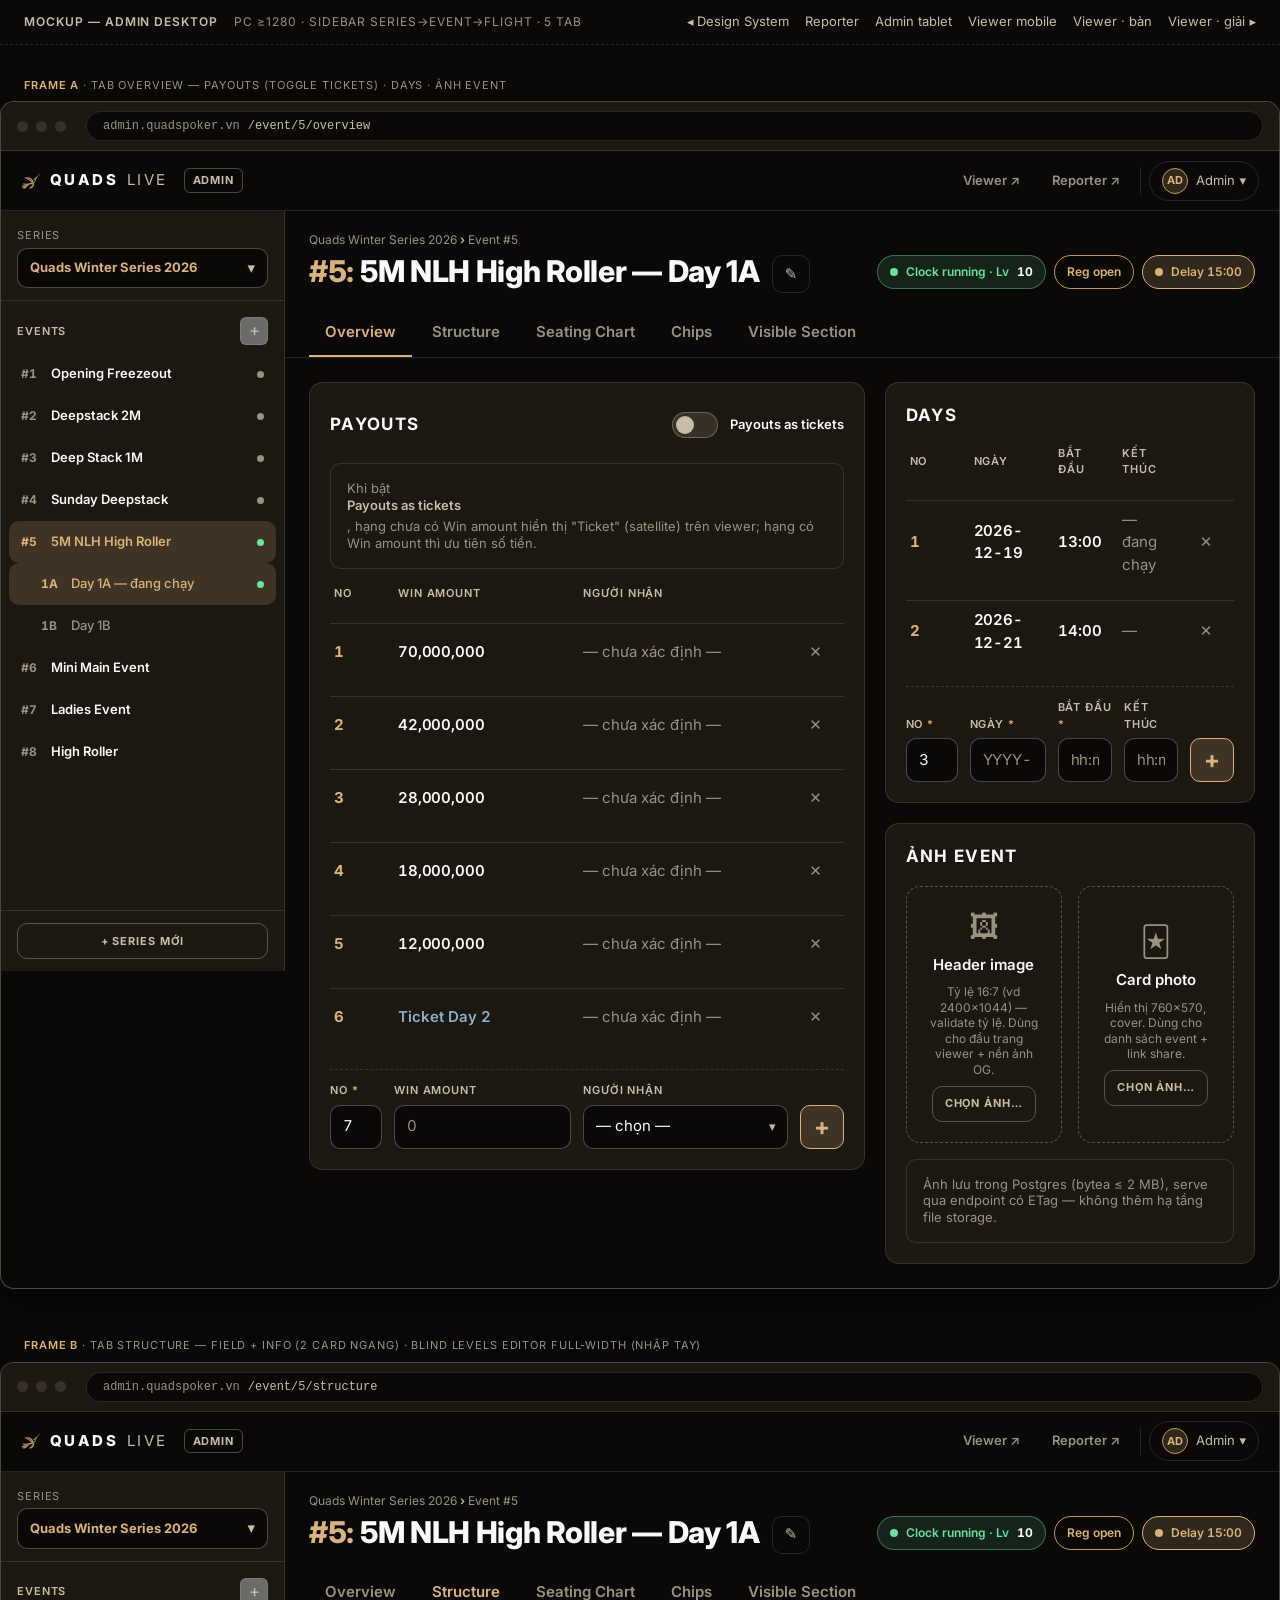
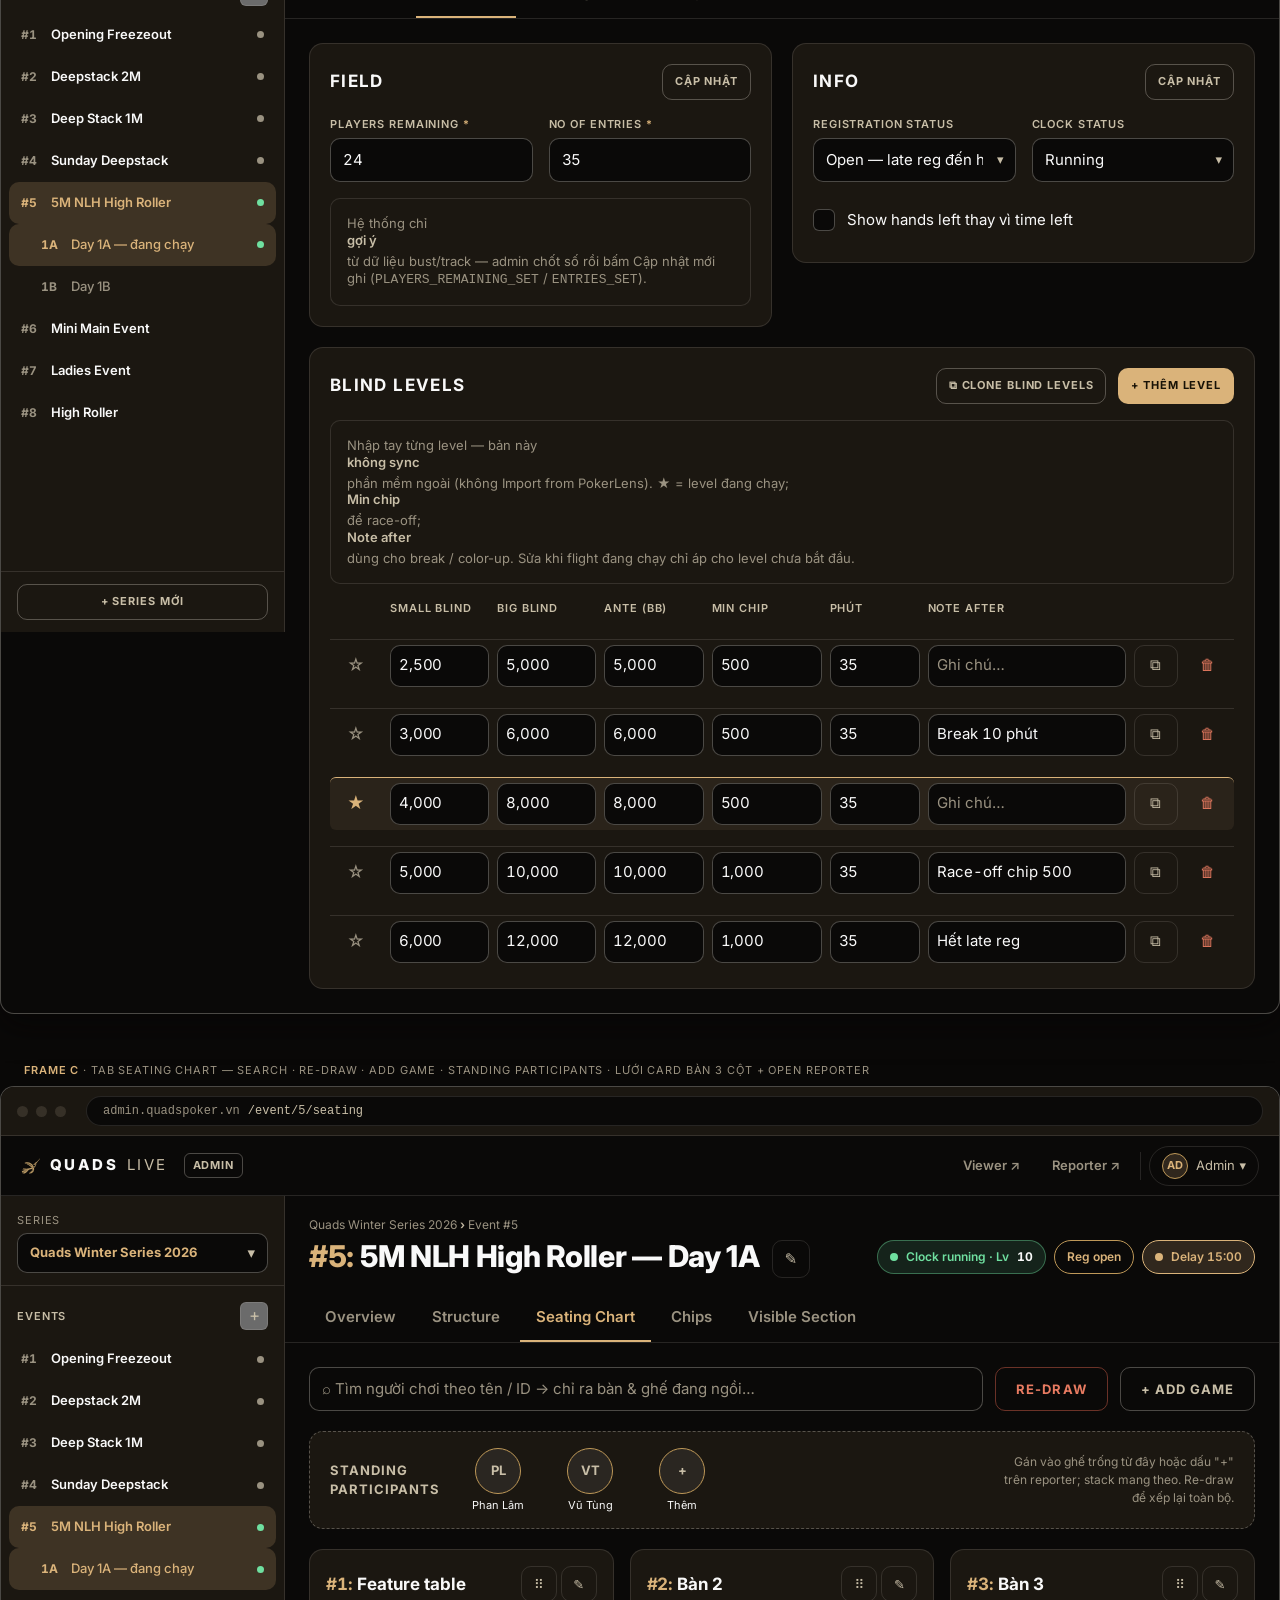
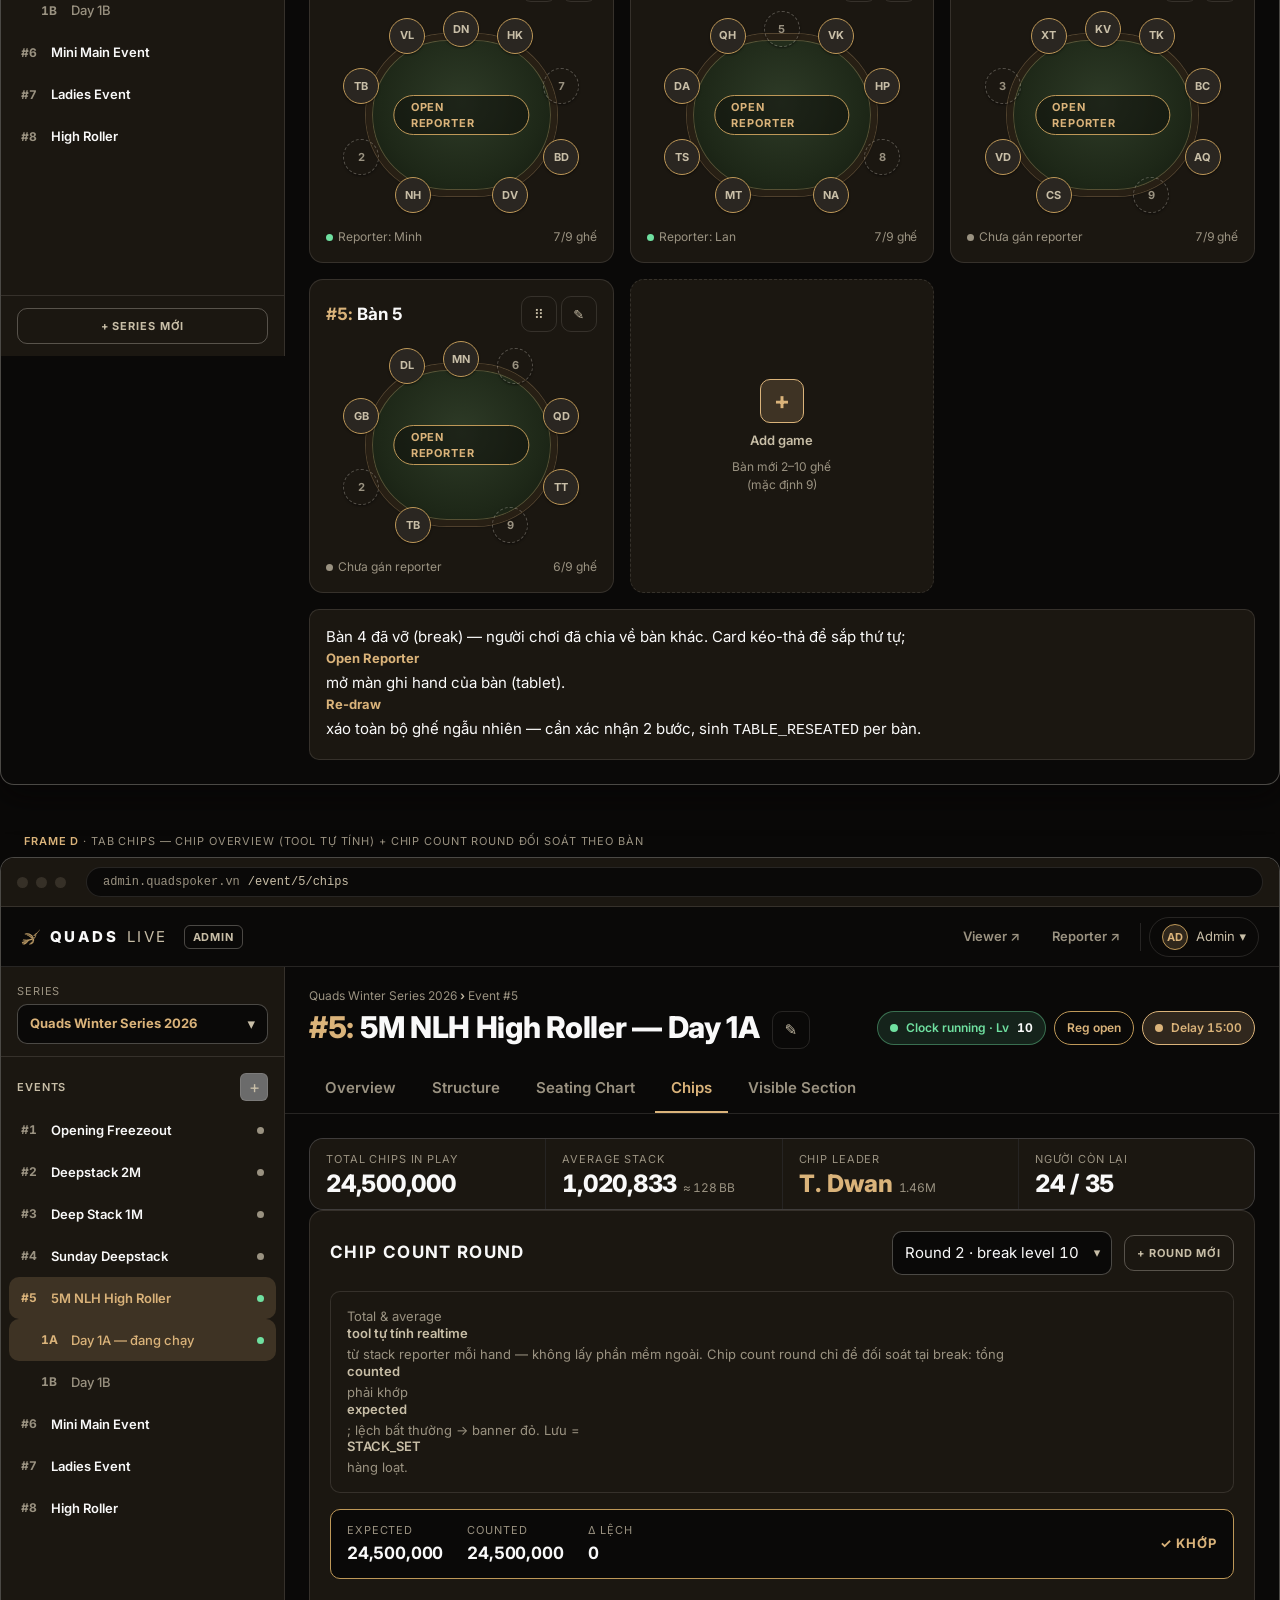
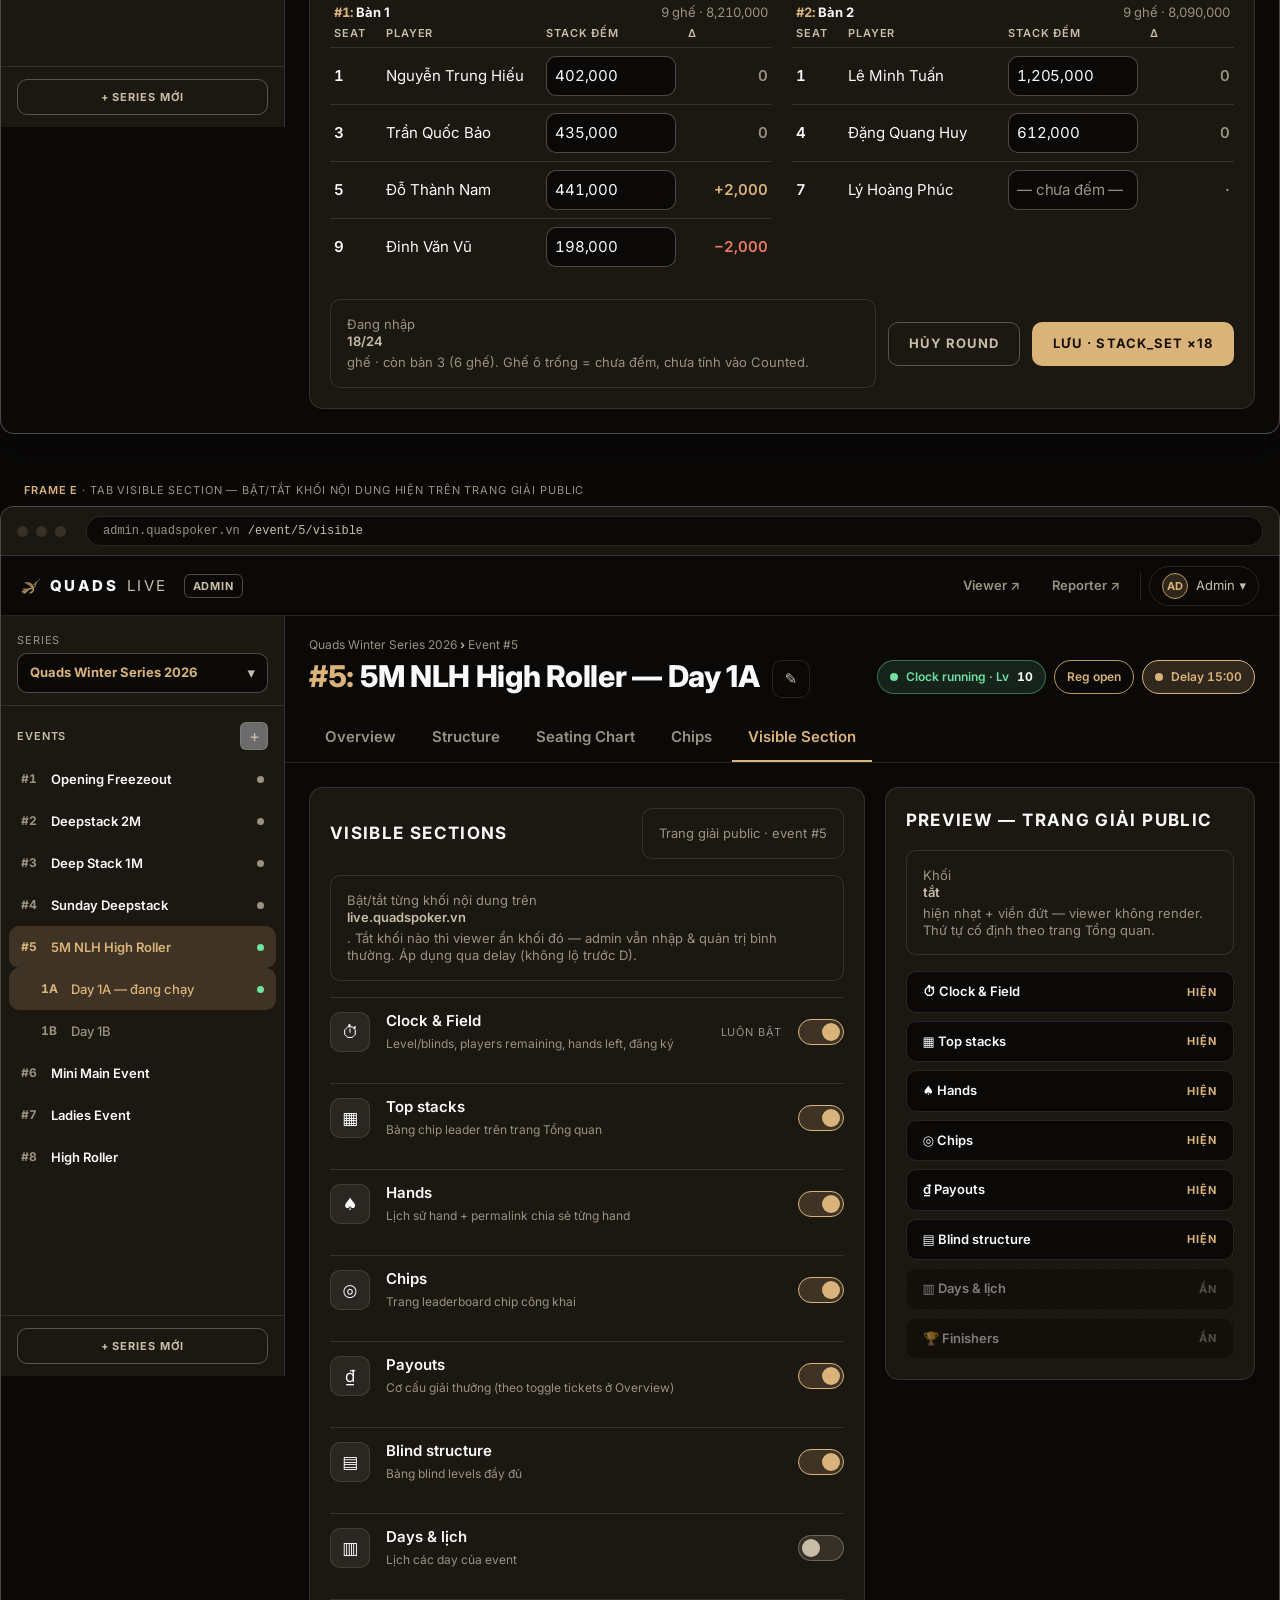
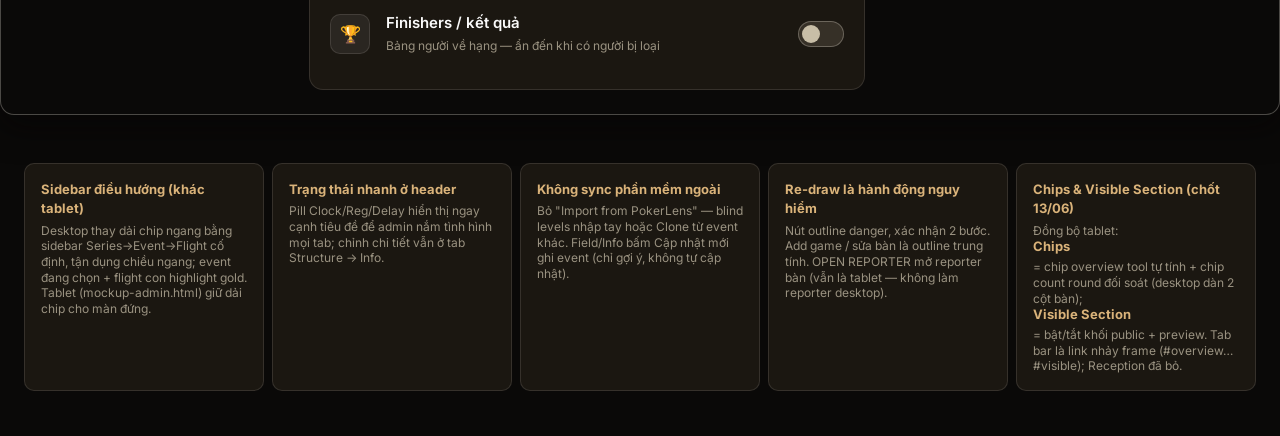
<file: design/mockup-admin-desktop.html>
<!DOCTYPE html>
<html lang="vi">
<head>
<meta charset="UTF-8">
<meta name="viewport" content="width=device-width, initial-scale=1">
<title>Quads Live — Mockup Admin Desktop (PC ≥1280px)</title>
<link rel="preconnect" href="https://fonts.googleapis.com">
<link rel="preconnect" href="https://fonts.gstatic.com" crossorigin>
<link href="https://fonts.googleapis.com/css2?family=Inter:wght@400;500;600;700;800&display=swap" rel="stylesheet">
<link rel="stylesheet" href="tokens.css">
<style>
/* ============ STYLE RIÊNG MOCKUP ADMIN DESKTOP (v2 — Triton redesign) ============
   Màn quản trị event trên PC/laptop (≥1280px). Bản tablet portrait
   (mockup-admin.html) vẫn dùng khi đứng vận hành; bản desktop này
   tận dụng chiều ngang: SIDEBAR trái điều hướng Series→Event→Flight,
   nội dung 2 cột, blind levels + seating grid rộng. Màu giữ palette
   Quads (đen ấm + gold + beige), bố cục theo Triton Poker Reporter
   Admin. KHÔNG sync ngoài (không Import from PokerLens). 3 frame =
   3 tab: Overview · Structure · Seating Chart. Demo: Quads Winter
   Series 2026 — #5: 5M NLH High Roller, Day 1A.                  */

body {
  background:
    radial-gradient(1200px 540px at 50% -12%, var(--color-sheen), transparent 70%),
    var(--color-bg);
}

/* ---- chrome tài liệu ---- */
.mock-chrome {
  max-width: 1440px; margin: 0 auto;
  display: flex; align-items: center; gap: var(--sp-4);
  padding: var(--sp-3) var(--sp-6);
  font-size: var(--fs-xs); color: var(--color-text-muted);
  text-transform: uppercase; letter-spacing: var(--ls-caps);
  border-bottom: 1px dashed var(--color-border);
}
.mock-chrome b { color: var(--color-beige); font-weight: var(--fw-semi); }
.mock-chrome nav { margin-left: auto; display: flex; gap: var(--sp-4); text-transform: none; letter-spacing: 0; }
.mock-chrome a { font-size: var(--fs-sm); }
.frame-cap {
  max-width: 1440px; margin: var(--sp-7) auto var(--sp-2); padding: 0 var(--sp-6);
  font-size: var(--fs-2xs); color: var(--color-text-muted);
  text-transform: uppercase; letter-spacing: var(--ls-caps);
}
.frame-cap b { color: var(--color-gold); font-weight: var(--fw-semi); }

.win {
  max-width: 1440px; margin: 0 auto var(--sp-9);
  background: var(--color-bg);
  border: 1px solid var(--color-border-strong); border-radius: var(--radius-lg);
  box-shadow: var(--shadow-2); overflow: hidden;
}
.win-bar { display: flex; align-items: center; gap: var(--sp-2); padding: 9px var(--sp-4); border-bottom: 1px solid var(--color-border); background: var(--color-surface-1); }
.win-bar .tl { width: 11px; height: 11px; border-radius: var(--radius-full); background: var(--color-surface-3); flex: none; }
.win-url { margin-left: var(--sp-3); flex: 1; display: flex; align-items: center; gap: var(--sp-2); background: var(--color-bg); border: 1px solid var(--color-border); border-radius: var(--radius-full); padding: 5px var(--sp-4); font-size: var(--fs-xs); color: var(--color-text-muted); font-family: var(--font-mono); }
.win-url b { color: var(--color-beige); font-weight: var(--fw-med); }

/* ================= TOP BAR ================= */
.topbar { display: flex; align-items: center; gap: var(--sp-4); height: 60px; padding: 0 var(--sp-5); border-bottom: 1px solid var(--color-border); background: var(--color-bg); }
.wordmark { display: inline-flex; align-items: center; gap: 9px; flex: none; }
.wordmark .mk-sq { width: 10px; height: 10px; background: var(--color-gold); border-radius: 3px; }
.wordmark .mk-logo { width: 20px; height: 20px; flex: none; }
.wordmark b { font-weight: var(--fw-heavy); letter-spacing: var(--ls-wide); font-size: var(--fs-base); }
.wordmark span { font-weight: var(--fw-reg); letter-spacing: var(--ls-wide); color: var(--color-beige); font-size: var(--fs-base); }
.top-tag { font-size: var(--fs-2xs); font-weight: var(--fw-bold); text-transform: uppercase; letter-spacing: var(--ls-caps); color: var(--color-beige); border: 1px solid var(--color-border-strong); border-radius: var(--radius-sm); padding: 3px 8px; }
.vr { width: 1px; height: 28px; background: var(--color-border); flex: none; }
.top-tail { margin-left: auto; display: flex; align-items: center; gap: var(--sp-2); }
.top-link { font-size: var(--fs-sm); font-weight: var(--fw-semi); color: var(--color-text-muted); padding: 8px var(--sp-3); border-radius: var(--radius-md); }
.top-link:hover { color: var(--color-text); background: var(--color-overlay); }
.acct { display: inline-flex; align-items: center; gap: var(--sp-2); padding: 6px var(--sp-3); border: 1px solid var(--color-border); border-radius: var(--radius-full); font-size: var(--fs-sm); color: var(--color-beige); }
.acct .ava { width: 26px; height: 26px; border-radius: var(--radius-full); background: var(--color-gold-soft); border: 1px solid var(--color-gold-deep); display: inline-flex; align-items: center; justify-content: center; font-size: var(--fs-2xs); font-weight: var(--fw-bold); color: var(--color-gold); }

/* ================= BODY = SIDEBAR + MAIN ================= */
.adwrap { display: grid; grid-template-columns: 284px minmax(0, 1fr); align-items: start; }

/* ---------- SIDEBAR điều hướng ---------- */
.side { border-right: 1px solid var(--color-border); min-height: 760px; background: var(--color-surface-1); display: flex; flex-direction: column; }
.side-series { padding: var(--sp-4) var(--sp-4) var(--sp-3); border-bottom: 1px solid var(--color-border); }
.side-series .k { font-size: var(--fs-2xs); color: var(--color-text-muted); text-transform: uppercase; letter-spacing: var(--ls-caps); }
.side-pick { display: flex; align-items: center; gap: var(--sp-2); margin-top: 4px; padding: 8px var(--sp-3); border: 1px solid var(--color-border-strong); border-radius: var(--radius-md); background: var(--color-bg); cursor: pointer; }
.side-pick b { font-size: var(--fs-sm); font-weight: var(--fw-bold); color: var(--color-gold); flex: 1; }
.side-pick .cv { color: var(--color-beige); }
.side-cap { display: flex; align-items: center; padding: var(--sp-4) var(--sp-4) var(--sp-2); }
.side-cap span { font-size: var(--fs-2xs); color: var(--color-beige); text-transform: uppercase; letter-spacing: var(--ls-caps); font-weight: var(--fw-semi); }
.side-cap .add { margin-left: auto; width: 28px; height: 28px; display: inline-flex; align-items: center; justify-content: center; border: 1px solid var(--color-border); border-radius: var(--radius-sm); color: var(--color-beige); font-size: var(--fs-md); }
.side-cap .add:hover { background: var(--color-gold-soft); color: var(--color-gold); border-color: var(--color-gold-deep); }
.side-list { display: flex; flex-direction: column; padding: 0 var(--sp-2); overflow-y: auto; }
.side-ev {
  display: flex; align-items: center; gap: var(--sp-2);
  padding: 9px var(--sp-3); border-radius: var(--radius-md); color: inherit; min-height: 42px;
}
.side-ev:hover { background: var(--color-overlay); }
.side-ev .nm { font-size: var(--fs-sm); font-weight: var(--fw-semi); flex: 1; min-width: 0; white-space: nowrap; overflow: hidden; text-overflow: ellipsis; }
.side-ev .no { font-size: var(--fs-xs); font-weight: var(--fw-bold); color: var(--color-text-muted); font-variant-numeric: tabular-nums; flex: none; min-width: 22px; }
.side-ev .sdot { width: 7px; height: 7px; border-radius: var(--radius-full); flex: none; }
.side-ev .sdot--run { background: var(--color-success); }
.side-ev .sdot--done { background: var(--color-text-muted); }
.side-flight { padding-left: var(--sp-7); }
.side-flight .nm { font-weight: var(--fw-med); color: var(--color-text-muted); }
.side-ev--active { background: var(--color-gold-soft); }
.side-ev--active .nm { color: var(--color-gold); }
.side-ev--active .no { color: var(--color-gold); }
.side-foot { margin-top: auto; padding: var(--sp-3) var(--sp-4); border-top: 1px solid var(--color-border); }

/* ---------- MAIN ---------- */
.main { min-width: 0; }
.ad-head { padding: var(--sp-5) var(--sp-6) 0; }
.crumb { font-size: var(--fs-xs); color: var(--color-text-muted); }
.crumb b { color: var(--color-beige); font-weight: var(--fw-semi); }
.ad-title { display: flex; align-items: flex-start; gap: var(--sp-3); margin-top: 6px; }
.ad-title h1 { font-size: var(--fs-2xl); font-weight: var(--fw-heavy); letter-spacing: -0.01em; line-height: var(--lh-tight); }
.ad-title h1 .tnum { color: var(--color-gold); }
.ad-edit { width: 38px; height: 38px; flex: none; display: inline-flex; align-items: center; justify-content: center; background: transparent; border: 1px solid var(--color-border); border-radius: var(--radius-md); color: var(--color-beige); }
.ad-edit:hover { background: var(--color-overlay); color: var(--color-text); }
.ad-status { margin-left: auto; display: flex; align-items: center; gap: var(--sp-2); }
/* pill trạng thái nhanh trên header */
.spill { display: inline-flex; align-items: center; gap: var(--sp-2); padding: 7px var(--sp-3); border: 1px solid var(--color-border-strong); border-radius: var(--radius-full); font-size: var(--fs-xs); color: var(--color-beige); font-weight: var(--fw-semi); }
.spill .dot { width: 8px; height: 8px; }
.spill b { color: var(--color-text); font-weight: var(--fw-bold); font-variant-numeric: tabular-nums; }
.spill--run { color: var(--color-success); border-color: var(--color-success-line); background: var(--color-success-soft); }
.spill--open { color: var(--color-gold); border-color: var(--color-gold-deep); }
.spill--delay { color: var(--color-gold); border-color: var(--color-gold); background: var(--color-gold-soft); font-variant-numeric: tabular-nums; }

/* tab bar */
.ad-tabs { display: flex; gap: var(--sp-1); padding: var(--sp-4) var(--sp-6) 0; border-bottom: 1px solid var(--color-border); }
.adtab { min-height: 48px; padding: 0 var(--sp-4); display: inline-flex; align-items: center; gap: var(--sp-1); background: transparent; border: 0; border-bottom: 2px solid transparent; border-radius: 0; font-size: var(--fs-base); font-weight: var(--fw-semi); color: var(--color-text-muted); }
.adtab:hover { color: var(--color-beige); }
.adtab--active { color: var(--color-gold); border-bottom-color: var(--color-gold); }
.adtab:disabled { opacity: 0.4; }
.adtab small { font-size: var(--fs-2xs); text-transform: uppercase; letter-spacing: var(--ls-caps); }

.ad-body { padding: var(--sp-6); }
.cols-2 { display: grid; grid-template-columns: minmax(0, 1.5fr) minmax(0, 1fr); gap: var(--sp-5); align-items: start; }
.stack { display: flex; flex-direction: column; gap: var(--sp-5); }

.card { background: var(--color-surface-1); border: 1px solid var(--color-border); border-radius: var(--radius-lg); padding: var(--sp-5); display: flex; flex-direction: column; gap: var(--sp-4); }
.card-head { display: flex; align-items: center; gap: var(--sp-3); }
.card-head h2 { font-size: var(--fs-md); font-weight: var(--fw-bold); text-transform: uppercase; letter-spacing: var(--ls-caps); }
.card-head .tail { margin-left: auto; display: flex; align-items: center; gap: var(--sp-3); }
.card .note { font-size: var(--fs-sm); color: var(--color-text-muted); line-height: var(--lh-snug); }
.card .note b { color: var(--color-beige); font-weight: var(--fw-semi); }

/* form */
.fld { display: flex; flex-direction: column; gap: 6px; min-width: 0; }
.fld > label { font-size: var(--fs-2xs); font-weight: var(--fw-semi); color: var(--color-beige); text-transform: uppercase; letter-spacing: var(--ls-caps); }
.fld > label .req { color: var(--color-gold); }
.input { background: var(--color-bg); border: 1px solid var(--color-border-strong); border-radius: var(--radius-md); min-height: 44px; padding: 9px var(--sp-3); width: 100%; font-variant-numeric: tabular-nums; transition: border-color var(--t-fast); }
.input:hover { border-color: var(--color-beige); }
.input:focus { border-color: var(--color-gold); outline: none; box-shadow: 0 0 0 1px var(--color-gold); }
.input::placeholder { color: var(--color-text-muted); }
.selwrap { position: relative; }
.selwrap::after { content: "▾"; position: absolute; right: 12px; top: 50%; transform: translateY(-50%); color: var(--color-beige); pointer-events: none; font-size: var(--fs-sm); }
.selwrap select { appearance: none; -webkit-appearance: none; padding-right: var(--sp-7); }
.frow { display: grid; gap: var(--sp-4); align-items: end; }
.frow--2 { grid-template-columns: 1fr 1fr; }
.frow--3 { grid-template-columns: 1fr 1fr auto; }

/* nút */
.btn { display: inline-flex; align-items: center; justify-content: center; gap: var(--sp-2); min-height: 44px; padding: 0 var(--sp-5); border-radius: var(--radius-md); font-size: var(--fs-sm); font-weight: var(--fw-bold); line-height: 1; text-transform: uppercase; letter-spacing: var(--ls-caps); background: var(--color-surface-2); color: var(--color-text); border: 1px solid var(--color-border); transition: background var(--t-fast), border-color var(--t-fast), color var(--t-fast); }
.btn:hover { background: var(--color-surface-3); border-color: var(--color-border-strong); }
.btn:active { transform: translateY(1px); }
.btn--outline { background: transparent; border-color: var(--color-border-strong); color: var(--color-beige); }
.btn--outline:hover { background: var(--color-overlay); color: var(--color-text); border-color: var(--color-beige); }
.btn--primary { background: var(--color-gold); border-color: transparent; color: var(--color-ink-on-gold); }
.btn--primary:hover { background: var(--color-gold-bright); }
.btn--danger { background: transparent; border-color: var(--color-danger-line); color: var(--color-danger-text); }
.btn--danger:hover { border-color: var(--color-danger); background: var(--color-danger-soft); }
.btn--icon { width: 44px; padding: 0; flex: none; font-size: var(--fs-md); text-transform: none; }
.btn--sm { min-height: 36px; padding: 0 var(--sp-3); font-size: var(--fs-2xs); }
.btn-add { width: 44px; height: 44px; flex: none; display: inline-flex; align-items: center; justify-content: center; background: var(--color-gold-soft); border: 1px solid var(--color-gold); border-radius: var(--radius-md); color: var(--color-gold); font-size: var(--fs-xl); font-weight: var(--fw-bold); }
.btn-add:hover { background: var(--color-gold); color: var(--color-ink-on-gold); }

/* toggle + checkbox */
.swrow { display: flex; align-items: center; gap: var(--sp-3); min-height: var(--tap-sm); }
.swrow b { font-size: var(--fs-sm); font-weight: var(--fw-semi); }
.switch { width: 46px; height: 26px; flex: none; position: relative; border-radius: var(--radius-full); background: var(--color-surface-3); border: 1px solid var(--color-border-strong); transition: background var(--t-fast), border-color var(--t-fast); }
.switch::after { content: ""; position: absolute; top: 3px; left: 3px; width: 18px; height: 18px; border-radius: var(--radius-full); background: var(--color-beige); transition: left var(--t-fast), background var(--t-fast); }
.switch--on { background: var(--color-gold-soft); border-color: var(--color-gold); }
.switch--on::after { left: 23px; background: var(--color-gold); }
.chkrow { display: flex; align-items: center; gap: var(--sp-3); min-height: var(--tap-sm); cursor: pointer; }
.chk { width: 22px; height: 22px; flex: none; border: 1px solid var(--color-border-strong); border-radius: var(--radius-sm); background: var(--color-bg); display: inline-flex; align-items: center; justify-content: center; font-size: var(--fs-sm); color: var(--color-ink-on-gold); }
.chk--on { background: var(--color-gold); border-color: transparent; }
.chkrow span.lbl { font-size: var(--fs-base); }

/* bảng payout / days */
.tbl-head, .tbl-row { display: grid; gap: var(--sp-3); align-items: center; }
.tbl-head { padding: 0 var(--sp-1) 6px; }
.tbl-head span { font-size: var(--fs-2xs); font-weight: var(--fw-semi); color: var(--color-beige); text-transform: uppercase; letter-spacing: var(--ls-caps); }
.tbl-row { padding: var(--sp-2) var(--sp-1); border-top: 1px solid var(--color-border); font-size: var(--fs-base); font-variant-numeric: tabular-nums; }
.tbl-row .num { font-weight: var(--fw-semi); }
.tbl-row .gold { color: var(--color-gold); font-weight: var(--fw-bold); }
.tbl-row .muted { color: var(--color-text-muted); }
.tbl-row .tk { color: var(--color-info); font-weight: var(--fw-semi); }
.grid-payout { grid-template-columns: 52px 1.3fr 1.5fr 44px; }
.grid-day { grid-template-columns: 52px 1.4fr 1fr 1fr 44px; }
.row-x { width: 40px; height: 40px; display: inline-flex; align-items: center; justify-content: center; background: transparent; border: 1px solid transparent; border-radius: var(--radius-sm); color: var(--color-text-muted); font-size: var(--fs-base); }
.row-x:hover { color: var(--color-danger-text); border-color: var(--color-danger-line); }
.add-inline { display: grid; gap: var(--sp-3); align-items: end; margin-top: var(--sp-2); padding-top: var(--sp-3); border-top: 1px dashed var(--color-border); }

/* upload ảnh */
.uprow { display: grid; grid-template-columns: 1fr 1fr; gap: var(--sp-4); }
.upbox { border: 1px dashed var(--color-border-strong); border-radius: var(--radius-lg); display: flex; flex-direction: column; align-items: center; justify-content: center; gap: var(--sp-2); min-height: 168px; padding: var(--sp-5); text-align: center; }
.upbox .ic { font-size: var(--fs-2xl); color: var(--color-text-muted); }
.upbox b { font-size: var(--fs-base); font-weight: var(--fw-semi); }
.upbox span { font-size: var(--fs-xs); color: var(--color-text-muted); line-height: var(--lh-snug); }

/* ---------- Structure: blind levels (desktop rộng) ---------- */
.blhead, .blrow { display: grid; grid-template-columns: 48px 1fr 1fr 1fr 110px 90px minmax(0,2fr) 44px 44px; gap: var(--sp-2); align-items: center; }
.blhead { padding: 0 var(--sp-1) 6px; }
.blhead span { font-size: var(--fs-2xs); font-weight: var(--fw-semi); color: var(--color-beige); text-transform: uppercase; letter-spacing: var(--ls-caps); }
.blrow { padding: 5px var(--sp-1); border-top: 1px solid var(--color-border); }
.blrow .input { min-height: 42px; padding: 7px var(--sp-2); }
.blrow--current { background: var(--color-gold-faint); border-top-color: var(--color-gold); border-radius: var(--radius-sm); }
.blrow--break { background: var(--color-info-soft); }
.bl-star { width: 44px; height: 42px; display: inline-flex; align-items: center; justify-content: center; background: transparent; border: 0; color: var(--color-text-muted); font-size: var(--fs-md); }
.bl-star--on { color: var(--color-gold); }
.bl-clone, .bl-del { width: 44px; height: 42px; display: inline-flex; align-items: center; justify-content: center; background: transparent; border: 1px solid var(--color-border); border-radius: var(--radius-md); color: var(--color-beige); font-size: var(--fs-base); }
.bl-clone:hover { background: var(--color-overlay); color: var(--color-text); }
.bl-del { color: var(--color-danger-text); border-color: transparent; }
.bl-del:hover { border-color: var(--color-danger-line); background: var(--color-danger-soft); }

/* ---------- Seating chart ---------- */
.sc-tools { display: flex; gap: var(--sp-3); align-items: stretch; margin-bottom: var(--sp-5); }
.sc-tools .input { flex: 1; min-height: 44px; }
.standing { background: var(--color-surface-1); border: 1px dashed var(--color-border-strong); border-radius: var(--radius-lg); padding: var(--sp-4) var(--sp-5); display: flex; align-items: center; gap: var(--sp-5); min-height: 92px; margin-bottom: var(--sp-5); }
.standing h2 { font-size: var(--fs-sm); font-weight: var(--fw-bold); text-transform: uppercase; letter-spacing: var(--ls-caps); color: var(--color-beige); flex: none; }
.standing .people { display: flex; gap: var(--sp-4); flex-wrap: wrap; }
.standing .hint { margin-left: auto; font-size: var(--fs-xs); color: var(--color-text-muted); max-width: 240px; text-align: right; }
.sperson { display: flex; flex-direction: column; align-items: center; gap: 4px; width: 76px; }
.sperson .ava { width: 46px; height: 46px; border-radius: var(--radius-full); background: var(--color-surface-2); border: 1px solid var(--color-gold-deep); display: flex; align-items: center; justify-content: center; font-size: var(--fs-sm); font-weight: var(--fw-bold); color: var(--color-beige); }
.sperson .nm { font-size: var(--fs-2xs); color: var(--color-text); text-align: center; line-height: var(--lh-snug); }

.tgrid { display: grid; grid-template-columns: repeat(3, 1fr); gap: var(--sp-4); }
.tcard { background: var(--color-surface-1); border: 1px solid var(--color-border); border-radius: var(--radius-lg); padding: var(--sp-4); display: flex; flex-direction: column; gap: var(--sp-2); }
.tcard-head { display: flex; align-items: center; gap: var(--sp-2); }
.tcard-head h3 { font-size: var(--fs-md); font-weight: var(--fw-bold); }
.tcard-head h3 .tnum { color: var(--color-gold); }
.tcard-head .seats-n { font-size: var(--fs-2xs); color: var(--color-text-muted); font-variant-numeric: tabular-nums; }
.tcard-head .tail { margin-left: auto; display: flex; gap: var(--sp-1); }
.tc-btn { width: 36px; height: 36px; display: inline-flex; align-items: center; justify-content: center; background: transparent; border: 1px solid var(--color-border); border-radius: var(--radius-md); color: var(--color-beige); font-size: var(--fs-sm); }
.tc-btn:hover { background: var(--color-overlay); color: var(--color-text); }
.toval { position: relative; height: 210px; }
.toval-felt { position: absolute; inset: 24px 40px; border-radius: var(--radius-full); background: radial-gradient(ellipse at 50% 42%, var(--felt-hi), var(--felt) 64%, var(--felt-deep) 100%); border: 6px solid var(--rail); box-shadow: 0 0 0 1px var(--rail-edge), inset 0 0 0 1px var(--rail-edge), var(--shadow-1); }
.topen { position: absolute; left: 50%; top: 50%; transform: translate(-50%, -50%); z-index: 2; display: inline-flex; align-items: center; justify-content: center; min-height: 40px; padding: 0 var(--sp-4); border-radius: var(--radius-full); font-size: var(--fs-2xs); font-weight: var(--fw-bold); text-transform: uppercase; letter-spacing: var(--ls-caps); color: var(--color-gold); background: var(--felt-pill); border: 1px solid var(--color-gold-deep); }
.topen:hover { background: var(--color-gold); color: var(--color-ink-on-gold); }
.tseat { position: absolute; transform: translate(-50%, -50%); z-index: 1; width: 36px; height: 36px; border-radius: var(--radius-full); background: var(--color-surface-2); border: 1px solid var(--color-gold-deep); display: inline-flex; align-items: center; justify-content: center; font-size: var(--fs-2xs); font-weight: var(--fw-bold); color: var(--color-beige); box-shadow: var(--shadow-1); }
.tseat--empty { background: transparent; border-style: dashed; border-color: var(--seat-empty-line); color: var(--color-text-muted); font-variant-numeric: tabular-nums; }
.tv-1 { left: 32%; top: 88%; } .tv-2 { left: 13%; top: 70%; } .tv-3 { left: 13%; top: 36%; }
.tv-4 { left: 30%; top: 12%; } .tv-5 { left: 50%; top: 9%; }  .tv-6 { left: 70%; top: 12%; }
.tv-7 { left: 87%; top: 36%; } .tv-8 { left: 87%; top: 70%; } .tv-9 { left: 68%; top: 88%; }
.tcard-foot { display: flex; align-items: center; gap: var(--sp-2); font-size: var(--fs-xs); color: var(--color-text-muted); }
.tcard-foot .rep { display: inline-flex; align-items: center; gap: 5px; }
.tcard-foot .rep .dot { width: 7px; height: 7px; background: var(--color-success); }
.tcard-foot .seatcount { margin-left: auto; font-variant-numeric: tabular-nums; }

/* notes */
.notes { display: grid; grid-template-columns: repeat(auto-fit, minmax(240px, 1fr)); gap: var(--sp-2); max-width: 1440px; margin: 0 auto; padding: 0 var(--sp-6) var(--sp-9); }
.note { border: 1px solid var(--color-border); background: var(--color-surface-1); border-radius: var(--radius-md); padding: var(--sp-4); }
.note b { display: block; font-size: var(--fs-sm); color: var(--color-gold); margin-bottom: 4px; }
.note span { font-size: var(--fs-xs); color: var(--color-text-muted); line-height: var(--lh-snug); display: block; }

/* ---------- Tab dạng link (menu bấm được, nhảy tới frame) ---------- */
.adtab { text-decoration: none; }
html { scroll-behavior: smooth; }

/* ================= TAB CHIPS — tổng quan + chip count round ================= */
.statgrid { display: grid; grid-template-columns: repeat(4, 1fr); gap: 1px; background: var(--color-border); border: 1px solid var(--color-border); border-radius: var(--radius-lg); overflow: hidden; }
.cstat { background: var(--color-surface-1); padding: var(--sp-3) var(--sp-4); display: flex; flex-direction: column; gap: 3px; min-width: 0; }
.cstat .k { font-size: var(--fs-2xs); color: var(--color-text-muted); text-transform: uppercase; letter-spacing: var(--ls-caps); }
.cstat .v { font-size: var(--fs-xl); font-weight: var(--fw-heavy); font-variant-numeric: tabular-nums; line-height: var(--lh-tight); white-space: nowrap; overflow: hidden; text-overflow: ellipsis; }
.cstat .v small { font-size: var(--fs-xs); color: var(--color-text-muted); font-weight: var(--fw-reg); }
.cstat--accent .v { color: var(--color-gold); }
.recon { display: flex; align-items: center; gap: var(--sp-6); flex-wrap: wrap; padding: var(--sp-3) var(--sp-4); border-radius: var(--radius-md); border: 1px solid var(--color-border-strong); background: var(--color-bg); }
.recon > div { display: flex; flex-direction: column; gap: 2px; }
.recon .rk { font-size: var(--fs-2xs); color: var(--color-text-muted); text-transform: uppercase; letter-spacing: var(--ls-caps); }
.recon .rv { font-size: var(--fs-md); font-weight: var(--fw-bold); font-variant-numeric: tabular-nums; }
.recon .verdict { margin-left: auto; font-size: var(--fs-sm); font-weight: var(--fw-bold); text-transform: uppercase; letter-spacing: var(--ls-caps); }
.recon--ok { border-color: var(--color-gold-deep); }
.recon--ok .verdict { color: var(--color-gold); }
.recon--warn { border-color: var(--color-danger-line); background: var(--color-danger-soft); }
.recon--warn .verdict { color: var(--color-danger-text); }
.cc-cols { display: grid; grid-template-columns: 1fr 1fr; gap: var(--sp-5); }
.grid-chip { grid-template-columns: 40px 1fr 130px 80px; }
.grid-chip .input { min-height: 40px; padding: 6px var(--sp-2); }
.cc-tbl-head { display: flex; align-items: center; gap: var(--sp-3); padding: var(--sp-2) var(--sp-1) 2px; }
.cc-tbl-head h3 { font-size: var(--fs-sm); font-weight: var(--fw-bold); }
.cc-tbl-head h3 .tnum { color: var(--color-gold); }
.cc-tbl-head .sub { margin-left: auto; font-size: var(--fs-sm); color: var(--color-text-muted); font-variant-numeric: tabular-nums; }
.delta { text-align: right; font-variant-numeric: tabular-nums; font-weight: var(--fw-semi); }
.delta--up { color: var(--color-gold); }
.delta--dn { color: var(--color-danger-text); }
.delta--zero { color: var(--color-text-muted); }
.cc-foot { display: flex; align-items: center; gap: var(--sp-3); padding-top: var(--sp-2); }
.cc-foot .note { flex: 1; margin: 0; }

/* ================= TAB VISIBLE SECTION — bật/tắt khối public ================= */
.vis-row { display: flex; align-items: center; gap: var(--sp-4); padding: var(--sp-3) 0; border-top: 1px solid var(--color-border); }
.vis-row:first-of-type { border-top: 0; }
.vis-ic { width: 40px; height: 40px; flex: none; border-radius: var(--radius-md); background: var(--color-surface-2); border: 1px solid var(--color-border); display: inline-flex; align-items: center; justify-content: center; font-size: var(--fs-md); }
.vis-b { flex: 1; min-width: 0; }
.vis-b b { font-size: var(--fs-base); font-weight: var(--fw-semi); display: block; }
.vis-b span { font-size: var(--fs-xs); color: var(--color-text-muted); line-height: var(--lh-snug); }
.vis-lock { font-size: var(--fs-2xs); color: var(--color-text-muted); text-transform: uppercase; letter-spacing: var(--ls-caps); flex: none; }
.vis-prev { display: flex; flex-direction: column; gap: var(--sp-2); }
.vp-bar { display: flex; align-items: center; gap: var(--sp-3); padding: 10px var(--sp-4); border: 1px solid var(--color-border); border-radius: var(--radius-md); background: var(--color-bg); font-size: var(--fs-sm); font-weight: var(--fw-semi); }
.vp-bar .vtag { margin-left: auto; font-size: var(--fs-2xs); text-transform: uppercase; letter-spacing: var(--ls-caps); color: var(--color-gold); font-weight: var(--fw-bold); }
.vp-bar--off { border-style: dashed; opacity: 0.45; }
.vp-bar--off .vtag { color: var(--color-text-muted); }
</style>
</head>
<body>

<div class="mock-chrome">
  <b>Mockup — Admin desktop</b><span>PC ≥1280 · sidebar Series→Event→Flight · 5 tab</span>
  <nav>
    <a href="design-system.html">◂ Design System</a>
    <a href="mockup-logger.html">Reporter</a>
    <a href="mockup-admin.html">Admin tablet</a>
    <a href="mockup-viewer-mobile.html">Viewer mobile</a>
    <a href="mockup-viewer.html">Viewer · bàn</a>
    <a href="mockup-viewer-desktop.html">Viewer · giải ▸</a>
  </nav>
</div>

<!-- =================================================================
     FRAME A — TAB OVERVIEW
     ================================================================= -->
<div class="frame-cap" id="overview"><b>Frame A</b> · Tab Overview — Payouts (toggle tickets) · Days · Ảnh event</div>
<div class="win">
  <div class="win-bar"><span class="tl"></span><span class="tl"></span><span class="tl"></span><span class="win-url">admin.quadspoker.vn<b>/event/5/overview</b></span></div>

  <header class="topbar">
    <span class="wordmark"><img class="mk-logo" src="quads.svg" alt="Quads"><b>QUADS</b><span>LIVE</span></span>
    <span class="top-tag">Admin</span>
    <span class="top-tail">
      <a class="top-link" href="mockup-viewer-desktop.html">Viewer ↗</a>
      <a class="top-link" href="mockup-logger.html">Reporter ↗</a>
      <span class="vr"></span>
      <span class="acct"><span class="ava">AD</span>Admin ▾</span>
    </span>
  </header>

  <div class="adwrap">

    <!-- SIDEBAR -->
    <aside class="side">
      <div class="side-series">
        <div class="k">Series</div>
        <div class="side-pick"><b>Quads Winter Series 2026</b><span class="cv">▾</span></div>
      </div>
      <div class="side-cap"><span>Events</span><button class="add" aria-label="Thêm event">+</button></div>
      <nav class="side-list">
        <a class="side-ev" href="#"><span class="no tnum">#1</span><span class="nm">Opening Freezeout</span><span class="sdot sdot--done"></span></a>
        <a class="side-ev" href="#"><span class="no tnum">#2</span><span class="nm">Deepstack 2M</span><span class="sdot sdot--done"></span></a>
        <a class="side-ev" href="#"><span class="no tnum">#3</span><span class="nm">Deep Stack 1M</span><span class="sdot sdot--done"></span></a>
        <a class="side-ev" href="#"><span class="no tnum">#4</span><span class="nm">Sunday Deepstack</span><span class="sdot sdot--done"></span></a>
        <a class="side-ev side-ev--active" href="#"><span class="no tnum">#5</span><span class="nm">5M NLH High Roller</span><span class="sdot sdot--run"></span></a>
        <a class="side-ev side-flight side-ev--active" href="#"><span class="no tnum">1A</span><span class="nm">Day 1A — đang chạy</span><span class="sdot sdot--run"></span></a>
        <a class="side-ev side-flight" href="#"><span class="no tnum">1B</span><span class="nm">Day 1B</span></a>
        <a class="side-ev" href="#"><span class="no tnum">#6</span><span class="nm">Mini Main Event</span></a>
        <a class="side-ev" href="#"><span class="no tnum">#7</span><span class="nm">Ladies Event</span></a>
        <a class="side-ev" href="#"><span class="no tnum">#8</span><span class="nm">High Roller</span></a>
      </nav>
      <div class="side-foot"><button class="btn btn--outline btn--sm" style="width:100%">+ Series mới</button></div>
    </aside>

    <!-- MAIN -->
    <div class="main">
      <div class="ad-head">
        <div class="crumb">Quads Winter Series 2026 <b>›</b> Event #5</div>
        <div class="ad-title">
          <h1><span class="tnum">#5:</span> 5M NLH High Roller — Day 1A</h1>
          <button class="ad-edit" aria-label="Sửa tên">✎</button>
          <span class="ad-status">
            <span class="spill spill--run"><span class="dot"></span>Clock running · Lv <b>10</b></span>
            <span class="spill spill--open">Reg open</span>
            <span class="spill spill--delay"><span class="dot"></span>Delay 15:00</span>
          </span>
        </div>
      </div>

      <nav class="ad-tabs">
        <a class="adtab adtab--active" href="#overview">Overview</a>
        <a class="adtab" href="#structure">Structure</a>
        <a class="adtab" href="#seating">Seating Chart</a>
        <a class="adtab" href="#chips">Chips</a>
        <a class="adtab" href="#visible">Visible Section</a>
      </nav>

      <div class="ad-body">
        <div class="cols-2">

          <!-- Payouts (rộng) -->
          <section class="card" aria-label="Payouts">
            <div class="card-head">
              <h2>Payouts</h2>
              <span class="tail"><label class="swrow"><span class="switch" role="switch" aria-checked="false" tabindex="0"></span><b>Payouts as tickets</b></label></span>
            </div>
            <p class="note">Khi bật <b>Payouts as tickets</b>, hạng chưa có Win amount hiển thị "Ticket" (satellite) trên viewer; hạng có Win amount thì ưu tiên số tiền.</p>
            <div class="tbl-head grid-payout"><span>No</span><span>Win amount</span><span>Người nhận</span><span></span></div>
            <div class="tbl-row grid-payout"><span class="num gold tnum">1</span><span class="num tnum">70,000,000</span><span class="muted">— chưa xác định —</span><button class="row-x" aria-label="Xóa hạng 1">✕</button></div>
            <div class="tbl-row grid-payout"><span class="num gold tnum">2</span><span class="num tnum">42,000,000</span><span class="muted">— chưa xác định —</span><button class="row-x" aria-label="Xóa hạng 2">✕</button></div>
            <div class="tbl-row grid-payout"><span class="num gold tnum">3</span><span class="num tnum">28,000,000</span><span class="muted">— chưa xác định —</span><button class="row-x" aria-label="Xóa hạng 3">✕</button></div>
            <div class="tbl-row grid-payout"><span class="num gold tnum">4</span><span class="num tnum">18,000,000</span><span class="muted">— chưa xác định —</span><button class="row-x" aria-label="Xóa hạng 4">✕</button></div>
            <div class="tbl-row grid-payout"><span class="num gold tnum">5</span><span class="num tnum">12,000,000</span><span class="muted">— chưa xác định —</span><button class="row-x" aria-label="Xóa hạng 5">✕</button></div>
            <div class="tbl-row grid-payout"><span class="num gold tnum">6</span><span class="tk">Ticket Day 2</span><span class="muted">— chưa xác định —</span><button class="row-x" aria-label="Xóa hạng 6">✕</button></div>
            <div class="add-inline grid-payout">
              <div class="fld"><label for="po-no">No <span class="req">*</span></label><input class="input tnum" id="po-no" value="7"></div>
              <div class="fld"><label for="po-win">Win amount</label><input class="input tnum" id="po-win" placeholder="0"></div>
              
              <div class="fld"><label for="po-pt">Người nhận</label><span class="selwrap"><select class="input" id="po-pt"><option>— chọn —</option><option>Nguyễn Trung Hiếu</option><option>Trần Quốc Bảo</option></select></span></div>
              <button class="btn-add" aria-label="Thêm hạng">+</button>
            </div>
          </section>

          <!-- Days + Ảnh -->
          <div class="stack">
            <section class="card" aria-label="Days">
              <div class="card-head"><h2>Days</h2></div>
              <div class="tbl-head grid-day"><span>No</span><span>Ngày</span><span>Bắt đầu</span><span>Kết thúc</span><span></span></div>
              <div class="tbl-row grid-day"><span class="num gold tnum">1</span><span class="num tnum">2026-12-19</span><span class="num tnum">13:00</span><span class="muted tnum">— đang chạy</span><button class="row-x" aria-label="Xóa day 1">✕</button></div>
              <div class="tbl-row grid-day"><span class="num gold tnum">2</span><span class="num tnum">2026-12-21</span><span class="num tnum">14:00</span><span class="muted">—</span><button class="row-x" aria-label="Xóa day 2">✕</button></div>
              <div class="add-inline grid-day">
                <div class="fld"><label for="d-no">No <span class="req">*</span></label><input class="input tnum" id="d-no" value="3"></div>
                <div class="fld"><label for="d-date">Ngày <span class="req">*</span></label><input class="input tnum" id="d-date" placeholder="YYYY-MM-DD"></div>
                <div class="fld"><label for="d-st">Bắt đầu <span class="req">*</span></label><input class="input tnum" id="d-st" placeholder="hh:mm"></div>
                <div class="fld"><label for="d-en">Kết thúc</label><input class="input tnum" id="d-en" placeholder="hh:mm"></div>
                <button class="btn-add" aria-label="Thêm day">+</button>
              </div>
            </section>

            <section class="card" aria-label="Ảnh event">
              <div class="card-head"><h2>Ảnh event</h2></div>
              <div class="uprow">
                <div class="upbox">
                  <span class="ic">🖼</span>
                  <b>Header image</b>
                  <span>Tỷ lệ 16:7 (vd 2400×1044) — validate tỷ lệ. Dùng cho đầu trang viewer + nền ảnh OG.</span>
                  <button class="btn btn--outline btn--sm">Chọn ảnh…</button>
                </div>
                <div class="upbox">
                  <span class="ic">🃏</span>
                  <b>Card photo</b>
                  <span>Hiển thị 760×570, cover. Dùng cho danh sách event + link share.</span>
                  <button class="btn btn--outline btn--sm">Chọn ảnh…</button>
                </div>
              </div>
              <p class="note">Ảnh lưu trong Postgres (bytea ≤ 2 MB), serve qua endpoint có ETag — không thêm hạ tầng file storage.</p>
            </section>
          </div>

        </div>
      </div>
    </div>
  </div>
</div>

<!-- =================================================================
     FRAME B — TAB STRUCTURE
     ================================================================= -->
<div class="frame-cap" id="structure"><b>Frame B</b> · Tab Structure — Field + Info (2 card ngang) · Blind Levels editor full-width (nhập tay)</div>
<div class="win">
  <div class="win-bar"><span class="tl"></span><span class="tl"></span><span class="tl"></span><span class="win-url">admin.quadspoker.vn<b>/event/5/structure</b></span></div>

  <header class="topbar">
    <span class="wordmark"><img class="mk-logo" src="quads.svg" alt="Quads"><b>QUADS</b><span>LIVE</span></span>
    <span class="top-tag">Admin</span>
    <span class="top-tail">
      <a class="top-link" href="mockup-viewer-desktop.html">Viewer ↗</a>
      <a class="top-link" href="mockup-logger.html">Reporter ↗</a>
      <span class="vr"></span>
      <span class="acct"><span class="ava">AD</span>Admin ▾</span>
    </span>
  </header>

  <div class="adwrap">
    <aside class="side">
      <div class="side-series">
        <div class="k">Series</div>
        <div class="side-pick"><b>Quads Winter Series 2026</b><span class="cv">▾</span></div>
      </div>
      <div class="side-cap"><span>Events</span><button class="add" aria-label="Thêm event">+</button></div>
      <nav class="side-list">
        <a class="side-ev" href="#"><span class="no tnum">#1</span><span class="nm">Opening Freezeout</span><span class="sdot sdot--done"></span></a>
        <a class="side-ev" href="#"><span class="no tnum">#2</span><span class="nm">Deepstack 2M</span><span class="sdot sdot--done"></span></a>
        <a class="side-ev" href="#"><span class="no tnum">#3</span><span class="nm">Deep Stack 1M</span><span class="sdot sdot--done"></span></a>
        <a class="side-ev" href="#"><span class="no tnum">#4</span><span class="nm">Sunday Deepstack</span><span class="sdot sdot--done"></span></a>
        <a class="side-ev side-ev--active" href="#"><span class="no tnum">#5</span><span class="nm">5M NLH High Roller</span><span class="sdot sdot--run"></span></a>
        <a class="side-ev side-flight side-ev--active" href="#"><span class="no tnum">1A</span><span class="nm">Day 1A — đang chạy</span><span class="sdot sdot--run"></span></a>
        <a class="side-ev side-flight" href="#"><span class="no tnum">1B</span><span class="nm">Day 1B</span></a>
        <a class="side-ev" href="#"><span class="no tnum">#6</span><span class="nm">Mini Main Event</span></a>
        <a class="side-ev" href="#"><span class="no tnum">#7</span><span class="nm">Ladies Event</span></a>
        <a class="side-ev" href="#"><span class="no tnum">#8</span><span class="nm">High Roller</span></a>
      </nav>
      <div class="side-foot"><button class="btn btn--outline btn--sm" style="width:100%">+ Series mới</button></div>
    </aside>

    <div class="main">
      <div class="ad-head">
        <div class="crumb">Quads Winter Series 2026 <b>›</b> Event #5</div>
        <div class="ad-title">
          <h1><span class="tnum">#5:</span> 5M NLH High Roller — Day 1A</h1>
          <button class="ad-edit" aria-label="Sửa tên">✎</button>
          <span class="ad-status">
            <span class="spill spill--run"><span class="dot"></span>Clock running · Lv <b>10</b></span>
            <span class="spill spill--open">Reg open</span>
            <span class="spill spill--delay"><span class="dot"></span>Delay 15:00</span>
          </span>
        </div>
      </div>

      <nav class="ad-tabs">
        <a class="adtab" href="#overview">Overview</a>
        <a class="adtab adtab--active" href="#structure">Structure</a>
        <a class="adtab" href="#seating">Seating Chart</a>
        <a class="adtab" href="#chips">Chips</a>
        <a class="adtab" href="#visible">Visible Section</a>
      </nav>

      <div class="ad-body">
        <div class="cols-2" style="grid-template-columns:1fr 1fr; margin-bottom:var(--sp-5)">
          <section class="card" aria-label="Field">
            <div class="card-head"><h2>Field</h2><span class="tail"><button class="btn btn--outline btn--sm">Cập nhật</button></span></div>
            <div class="frow frow--2">
              <div class="fld"><label for="f-remain">Players remaining <span class="req">*</span></label><input class="input tnum" id="f-remain" value="24"></div>
              <div class="fld"><label for="f-entries">No of entries <span class="req">*</span></label><input class="input tnum" id="f-entries" value="35"></div>
            </div>
            <p class="note">Hệ thống chỉ <b>gợi ý</b> từ dữ liệu bust/track — admin chốt số rồi bấm Cập nhật mới ghi (<code>PLAYERS_REMAINING_SET</code> / <code>ENTRIES_SET</code>).</p>
          </section>

          <section class="card" aria-label="Info">
            <div class="card-head"><h2>Info</h2><span class="tail"><button class="btn btn--outline btn--sm">Cập nhật</button></span></div>
            <div class="frow frow--2">
              <div class="fld"><label for="i-reg">Registration status</label><span class="selwrap"><select class="input" id="i-reg"><option>Open — late reg đến hết level 12</option><option>Closed</option></select></span></div>
              <div class="fld"><label for="i-clock">Clock status</label><span class="selwrap"><select class="input" id="i-clock"><option>Running</option><option>Paused</option></select></span></div>
            </div>
            <label class="chkrow"><span class="chk" role="checkbox" aria-checked="false" tabindex="0"></span><span class="lbl">Show hands left thay vì time left</span></label>
          </section>
        </div>

        <section class="card" aria-label="Blind levels">
          <div class="card-head">
            <h2>Blind Levels</h2>
            <span class="tail">
              <button class="btn btn--outline btn--sm">⧉ Clone blind levels</button>
              <button class="btn btn--primary btn--sm">+ Thêm level</button>
            </span>
          </div>
          <p class="note">Nhập tay từng level — bản này <b>không sync</b> phần mềm ngoài (không Import from PokerLens). ★ = level đang chạy; <b>Min chip</b> để race-off; <b>Note after</b> dùng cho break / color-up. Sửa khi flight đang chạy chỉ áp cho level chưa bắt đầu.</p>
          <div class="blhead">
            <span></span><span>Small blind</span><span>Big blind</span><span>Ante (BB)</span><span>Min chip</span><span>Phút</span><span>Note after</span><span></span><span></span>
          </div>
          <div class="blrow">
            <button class="bl-star" aria-label="Đặt làm level hiện tại">☆</button>
            <input class="input tnum" value="2,500"><input class="input tnum" value="5,000"><input class="input tnum" value="5,000"><input class="input tnum" value="500"><input class="input tnum" value="35"><input class="input" placeholder="Ghi chú…"><button class="bl-clone" aria-label="Nhân bản">⧉</button><button class="bl-del" aria-label="Xóa">🗑</button>
          </div>
          <div class="blrow">
            <button class="bl-star" aria-label="Đặt làm level hiện tại">☆</button>
            <input class="input tnum" value="3,000"><input class="input tnum" value="6,000"><input class="input tnum" value="6,000"><input class="input tnum" value="500"><input class="input tnum" value="35"><input class="input" value="Break 10 phút"><button class="bl-clone" aria-label="Nhân bản">⧉</button><button class="bl-del" aria-label="Xóa">🗑</button>
          </div>
          <div class="blrow blrow--current" aria-current="true">
            <button class="bl-star bl-star--on" aria-label="Level hiện tại">★</button>
            <input class="input tnum" value="4,000"><input class="input tnum" value="8,000"><input class="input tnum" value="8,000"><input class="input tnum" value="500"><input class="input tnum" value="35"><input class="input" placeholder="Ghi chú…"><button class="bl-clone" aria-label="Nhân bản">⧉</button><button class="bl-del" aria-label="Xóa">🗑</button>
          </div>
          <div class="blrow">
            <button class="bl-star" aria-label="Đặt làm level hiện tại">☆</button>
            <input class="input tnum" value="5,000"><input class="input tnum" value="10,000"><input class="input tnum" value="10,000"><input class="input tnum" value="1,000"><input class="input tnum" value="35"><input class="input" value="Race-off chip 500"><button class="bl-clone" aria-label="Nhân bản">⧉</button><button class="bl-del" aria-label="Xóa">🗑</button>
          </div>
          <div class="blrow">
            <button class="bl-star" aria-label="Đặt làm level hiện tại">☆</button>
            <input class="input tnum" value="6,000"><input class="input tnum" value="12,000"><input class="input tnum" value="12,000"><input class="input tnum" value="1,000"><input class="input tnum" value="35"><input class="input" value="Hết late reg"><button class="bl-clone" aria-label="Nhân bản">⧉</button><button class="bl-del" aria-label="Xóa">🗑</button>
          </div>
        </section>
      </div>
    </div>
  </div>
</div>

<!-- =================================================================
     FRAME C — TAB SEATING CHART
     ================================================================= -->
<div class="frame-cap" id="seating"><b>Frame C</b> · Tab Seating Chart — Search · RE-DRAW · ADD GAME · Standing Participants · lưới card bàn 3 cột + OPEN REPORTER</div>
<div class="win">
  <div class="win-bar"><span class="tl"></span><span class="tl"></span><span class="tl"></span><span class="win-url">admin.quadspoker.vn<b>/event/5/seating</b></span></div>

  <header class="topbar">
    <span class="wordmark"><img class="mk-logo" src="quads.svg" alt="Quads"><b>QUADS</b><span>LIVE</span></span>
    <span class="top-tag">Admin</span>
    <span class="top-tail">
      <a class="top-link" href="mockup-viewer-desktop.html">Viewer ↗</a>
      <a class="top-link" href="mockup-logger.html">Reporter ↗</a>
      <span class="vr"></span>
      <span class="acct"><span class="ava">AD</span>Admin ▾</span>
    </span>
  </header>

  <div class="adwrap">
    <aside class="side">
      <div class="side-series">
        <div class="k">Series</div>
        <div class="side-pick"><b>Quads Winter Series 2026</b><span class="cv">▾</span></div>
      </div>
      <div class="side-cap"><span>Events</span><button class="add" aria-label="Thêm event">+</button></div>
      <nav class="side-list">
        <a class="side-ev" href="#"><span class="no tnum">#1</span><span class="nm">Opening Freezeout</span><span class="sdot sdot--done"></span></a>
        <a class="side-ev" href="#"><span class="no tnum">#2</span><span class="nm">Deepstack 2M</span><span class="sdot sdot--done"></span></a>
        <a class="side-ev" href="#"><span class="no tnum">#3</span><span class="nm">Deep Stack 1M</span><span class="sdot sdot--done"></span></a>
        <a class="side-ev" href="#"><span class="no tnum">#4</span><span class="nm">Sunday Deepstack</span><span class="sdot sdot--done"></span></a>
        <a class="side-ev side-ev--active" href="#"><span class="no tnum">#5</span><span class="nm">5M NLH High Roller</span><span class="sdot sdot--run"></span></a>
        <a class="side-ev side-flight side-ev--active" href="#"><span class="no tnum">1A</span><span class="nm">Day 1A — đang chạy</span><span class="sdot sdot--run"></span></a>
        <a class="side-ev side-flight" href="#"><span class="no tnum">1B</span><span class="nm">Day 1B</span></a>
        <a class="side-ev" href="#"><span class="no tnum">#6</span><span class="nm">Mini Main Event</span></a>
        <a class="side-ev" href="#"><span class="no tnum">#7</span><span class="nm">Ladies Event</span></a>
        <a class="side-ev" href="#"><span class="no tnum">#8</span><span class="nm">High Roller</span></a>
      </nav>
      <div class="side-foot"><button class="btn btn--outline btn--sm" style="width:100%">+ Series mới</button></div>
    </aside>

    <div class="main">
      <div class="ad-head">
        <div class="crumb">Quads Winter Series 2026 <b>›</b> Event #5</div>
        <div class="ad-title">
          <h1><span class="tnum">#5:</span> 5M NLH High Roller — Day 1A</h1>
          <button class="ad-edit" aria-label="Sửa tên">✎</button>
          <span class="ad-status">
            <span class="spill spill--run"><span class="dot"></span>Clock running · Lv <b>10</b></span>
            <span class="spill spill--open">Reg open</span>
            <span class="spill spill--delay"><span class="dot"></span>Delay 15:00</span>
          </span>
        </div>
      </div>

      <nav class="ad-tabs">
        <a class="adtab" href="#overview">Overview</a>
        <a class="adtab" href="#structure">Structure</a>
        <a class="adtab adtab--active" href="#seating">Seating Chart</a>
        <a class="adtab" href="#chips">Chips</a>
        <a class="adtab" href="#visible">Visible Section</a>
      </nav>

      <div class="ad-body">
        <div class="sc-tools">
          <input class="input" type="search" placeholder="⌕ Tìm người chơi theo tên / ID → chỉ ra bàn & ghế đang ngồi…">          <button class="btn btn--danger">Re-draw</button>
          <button class="btn btn--outline">+ Add game</button>
        </div>

        <section class="standing" aria-label="Standing participants">
          <h2>Standing<br>participants</h2>
          <div class="people">
            <div class="sperson"><span class="ava">PL</span><span class="nm">Phan Lâm</span></div>
            <div class="sperson"><span class="ava">VT</span><span class="nm">Vũ Tùng</span></div>
            <div class="sperson"><span class="ava">+</span><span class="nm">Thêm</span></div>
          </div>
          <span class="hint">Gán vào ghế trống từ đây hoặc dấu "+" trên reporter; stack mang theo. Re-draw để xếp lại toàn bộ.</span>
        </section>

        <div class="tgrid">

          <article class="tcard" aria-label="Bàn 1">
            <div class="tcard-head"><h3><span class="tnum">#1:</span> Feature table</h3><span class="tail"><button class="tc-btn" aria-label="Sắp xếp">⠿</button><button class="tc-btn" aria-label="Sửa bàn">✎</button></span></div>
            <div class="toval">
              <div class="toval-felt" aria-hidden="true"></div>
              <a class="topen" href="mockup-logger.html">Open Reporter</a>
              <span class="tseat tv-1" title="Nguyễn Trung Hiếu">NH</span>
              <span class="tseat tseat--empty tv-2">2</span>
              <span class="tseat tv-3" title="Trần Quốc Bảo">TB</span>
              <span class="tseat tv-4" title="Vũ Hải Long">VL</span>
              <span class="tseat tv-5" title="Đỗ Thành Nam">DN</span>
              <span class="tseat tv-6" title="Hoàng Gia Khánh">HK</span>
              <span class="tseat tseat--empty tv-7">7</span>
              <span class="tseat tv-8" title="Bùi Tiến Dũng">BD</span>
              <span class="tseat tv-9" title="Đinh Văn Vũ">DV</span>
            </div>
            <div class="tcard-foot"><span class="rep"><span class="dot"></span>Reporter: Minh</span><span class="seatcount tnum">7/9 ghế</span></div>
          </article>

          <article class="tcard" aria-label="Bàn 2">
            <div class="tcard-head"><h3><span class="tnum">#2:</span> Bàn 2</h3><span class="tail"><button class="tc-btn" aria-label="Sắp xếp">⠿</button><button class="tc-btn" aria-label="Sửa bàn">✎</button></span></div>
            <div class="toval">
              <div class="toval-felt" aria-hidden="true"></div>
              <a class="topen" href="mockup-logger.html">Open Reporter</a>
              <span class="tseat tv-1" title="Lê Minh Tuấn">MT</span>
              <span class="tseat tv-2" title="Ngô Thanh Sơn">TS</span>
              <span class="tseat tv-3" title="Phạm Đức Anh">DA</span>
              <span class="tseat tv-4" title="Đặng Quang Huy">QH</span>
              <span class="tseat tseat--empty tv-5">5</span>
              <span class="tseat tv-6" title="Tạ Văn Kiên">VK</span>
              <span class="tseat tv-7" title="Lý Hoàng Phúc">HP</span>
              <span class="tseat tseat--empty tv-8">8</span>
              <span class="tseat tv-9" title="Cao Ngọc Ánh">NA</span>
            </div>
            <div class="tcard-foot"><span class="rep"><span class="dot"></span>Reporter: Lan</span><span class="seatcount tnum">7/9 ghế</span></div>
          </article>

          <article class="tcard" aria-label="Bàn 3">
            <div class="tcard-head"><h3><span class="tnum">#3:</span> Bàn 3</h3><span class="tail"><button class="tc-btn" aria-label="Sắp xếp">⠿</button><button class="tc-btn" aria-label="Sửa bàn">✎</button></span></div>
            <div class="toval">
              <div class="toval-felt" aria-hidden="true"></div>
              <a class="topen" href="mockup-logger.html">Open Reporter</a>
              <span class="tseat tv-1" title="Trịnh Công Sang">CS</span>
              <span class="tseat tv-2" title="Hà Việt Dũng">VD</span>
              <span class="tseat tseat--empty tv-3">3</span>
              <span class="tseat tv-4" title="Mai Xuân Trường">XT</span>
              <span class="tseat tv-5" title="Đoàn Khắc Việt">KV</span>
              <span class="tseat tv-6" title="Vương Tuấn Kiệt">TK</span>
              <span class="tseat tv-7" title="Lương Bảo Châu">BC</span>
              <span class="tseat tv-8" title="Kiều Anh Quân">AQ</span>
              <span class="tseat tseat--empty tv-9">9</span>
            </div>
            <div class="tcard-foot"><span class="rep" style="color:var(--color-text-muted)"><span class="dot" style="background:var(--color-text-muted)"></span>Chưa gán reporter</span><span class="seatcount tnum">7/9 ghế</span></div>
          </article>

          <article class="tcard" aria-label="Bàn 5">
            <div class="tcard-head"><h3><span class="tnum">#5:</span> Bàn 5</h3><span class="tail"><button class="tc-btn" aria-label="Sắp xếp">⠿</button><button class="tc-btn" aria-label="Sửa bàn">✎</button></span></div>
            <div class="toval">
              <div class="toval-felt" aria-hidden="true"></div>
              <a class="topen" href="mockup-logger.html">Open Reporter</a>
              <span class="tseat tv-1" title="Quách Thái Bình">TB</span>
              <span class="tseat tseat--empty tv-2">2</span>
              <span class="tseat tv-3" title="Ông Gia Bảo">GB</span>
              <span class="tseat tv-4" title="Nghiêm Đình Lộc">DL</span>
              <span class="tseat tv-5" title="Thái Minh Nhật">MN</span>
              <span class="tseat tseat--empty tv-6">6</span>
              <span class="tseat tv-7" title="Triệu Quốc Đạt">QD</span>
              <span class="tseat tv-8" title="La Thành Trung">TT</span>
              <span class="tseat tseat--empty tv-9">9</span>
            </div>
            <div class="tcard-foot"><span class="rep" style="color:var(--color-text-muted)"><span class="dot" style="background:var(--color-text-muted)"></span>Chưa gán reporter</span><span class="seatcount tnum">6/9 ghế</span></div>
          </article>

          <article class="tcard" aria-label="Thêm bàn" style="border-style:dashed; align-items:center; justify-content:center; min-height:300px; color:var(--color-text-muted)">
            <button class="btn-add" aria-label="Thêm bàn">+</button>
            <b style="font-size:var(--fs-sm); color:var(--color-beige); font-weight:var(--fw-semi)">Add game</b>
            <span style="font-size:var(--fs-xs); text-align:center">Bàn mới 2–10 ghế<br>(mặc định 9)</span>
          </article>

        </div>

        <p class="note" style="margin-top:var(--sp-4)">Bàn 4 đã vỡ (break) — người chơi đã chia về bàn khác. Card kéo-thả để sắp thứ tự; <b>Open Reporter</b> mở màn ghi hand của bàn (tablet). <b>Re-draw</b> xáo toàn bộ ghế ngẫu nhiên — cần xác nhận 2 bước, sinh <code>TABLE_RESEATED</code> per bàn.</p>
      </div>
    </div>
  </div>
</div>

<!-- =================================================================
     FRAME D — TAB CHIPS
     ================================================================= -->
<div class="frame-cap" id="chips"><b>Frame D</b> · Tab Chips — Chip overview (tool tự tính) + Chip count round đối soát theo bàn</div>
<div class="win">
  <div class="win-bar"><span class="tl"></span><span class="tl"></span><span class="tl"></span><span class="win-url">admin.quadspoker.vn<b>/event/5/chips</b></span></div>

  <header class="topbar">
    <span class="wordmark"><img class="mk-logo" src="quads.svg" alt="Quads"><b>QUADS</b><span>LIVE</span></span>
    <span class="top-tag">Admin</span>
    <span class="top-tail">
      <a class="top-link" href="mockup-viewer-desktop.html">Viewer ↗</a>
      <a class="top-link" href="mockup-logger.html">Reporter ↗</a>
      <span class="vr"></span>
      <span class="acct"><span class="ava">AD</span>Admin ▾</span>
    </span>
  </header>

  <div class="adwrap">

    <aside class="side">
      <div class="side-series">
        <div class="k">Series</div>
        <div class="side-pick"><b>Quads Winter Series 2026</b><span class="cv">▾</span></div>
      </div>
      <div class="side-cap"><span>Events</span><button class="add" aria-label="Thêm event">+</button></div>
      <nav class="side-list">
        <a class="side-ev" href="#"><span class="no tnum">#1</span><span class="nm">Opening Freezeout</span><span class="sdot sdot--done"></span></a>
        <a class="side-ev" href="#"><span class="no tnum">#2</span><span class="nm">Deepstack 2M</span><span class="sdot sdot--done"></span></a>
        <a class="side-ev" href="#"><span class="no tnum">#3</span><span class="nm">Deep Stack 1M</span><span class="sdot sdot--done"></span></a>
        <a class="side-ev" href="#"><span class="no tnum">#4</span><span class="nm">Sunday Deepstack</span><span class="sdot sdot--done"></span></a>
        <a class="side-ev side-ev--active" href="#"><span class="no tnum">#5</span><span class="nm">5M NLH High Roller</span><span class="sdot sdot--run"></span></a>
        <a class="side-ev side-flight side-ev--active" href="#"><span class="no tnum">1A</span><span class="nm">Day 1A — đang chạy</span><span class="sdot sdot--run"></span></a>
        <a class="side-ev side-flight" href="#"><span class="no tnum">1B</span><span class="nm">Day 1B</span></a>
        <a class="side-ev" href="#"><span class="no tnum">#6</span><span class="nm">Mini Main Event</span></a>
        <a class="side-ev" href="#"><span class="no tnum">#7</span><span class="nm">Ladies Event</span></a>
        <a class="side-ev" href="#"><span class="no tnum">#8</span><span class="nm">High Roller</span></a>
      </nav>
      <div class="side-foot"><button class="btn btn--outline btn--sm" style="width:100%">+ Series mới</button></div>
    </aside>

    <div class="main">
      <div class="ad-head">
        <div class="crumb">Quads Winter Series 2026 <b>›</b> Event #5</div>
        <div class="ad-title">
          <h1><span class="tnum">#5:</span> 5M NLH High Roller — Day 1A</h1>
          <button class="ad-edit" aria-label="Sửa tên">✎</button>
          <span class="ad-status">
            <span class="spill spill--run"><span class="dot"></span>Clock running · Lv <b>10</b></span>
            <span class="spill spill--open">Reg open</span>
            <span class="spill spill--delay"><span class="dot"></span>Delay 15:00</span>
          </span>
        </div>
      </div>

      <nav class="ad-tabs">
        <a class="adtab" href="#overview">Overview</a>
        <a class="adtab" href="#structure">Structure</a>
        <a class="adtab" href="#seating">Seating Chart</a>
        <a class="adtab adtab--active" href="#chips">Chips</a>
        <a class="adtab" href="#visible">Visible Section</a>
      </nav>

      <div class="ad-body">
        <div class="statgrid">
          <div class="cstat"><span class="k">Total chips in play</span><span class="v tnum">24,500,000</span></div>
          <div class="cstat"><span class="k">Average stack</span><span class="v tnum">1,020,833 <small>≈ 128 BB</small></span></div>
          <div class="cstat cstat--accent"><span class="k">Chip leader</span><span class="v">T. Dwan <small class="tnum">1.46M</small></span></div>
          <div class="cstat"><span class="k">Người còn lại</span><span class="v tnum">24 / 35</span></div>
        </div>

        <section class="card" aria-label="Chip count round">
          <div class="card-head">
            <h2>Chip count round</h2>
            <span class="tail">
              <span class="selwrap"><select class="input" aria-label="Chọn round"><option>Round 2 · break level 10</option><option>Round 1 · break level 6</option></select></span>
              <button class="btn btn--outline btn--sm">+ Round mới</button>
            </span>
          </div>
          <p class="note">Total &amp; average <b>tool tự tính realtime</b> từ stack reporter mỗi hand — không lấy phần mềm ngoài. Chip count round chỉ để đối soát tại break: tổng <b>counted</b> phải khớp <b>expected</b>; lệch bất thường → banner đỏ. Lưu = <b>STACK_SET</b> hàng loạt.</p>

          <div class="recon recon--ok" role="status">
            <div><span class="rk">Expected</span><span class="rv tnum">24,500,000</span></div>
            <div><span class="rk">Counted</span><span class="rv tnum">24,500,000</span></div>
            <div><span class="rk">Δ lệch</span><span class="rv tnum">0</span></div>
            <span class="verdict">✓ Khớp</span>
          </div>

          <div class="cc-cols">
            <div>
              <div class="cc-tbl-head"><h3><span class="tnum">#1:</span> Bàn 1</h3><span class="sub">9 ghế · 8,210,000</span></div>
              <div class="tbl-head grid-chip"><span>Seat</span><span>Player</span><span>Stack đếm</span><span>Δ</span></div>
              <div class="tbl-row grid-chip"><span class="num tnum">1</span><span>Nguyễn Trung Hiếu</span><input class="input tnum" value="402,000" aria-label="Stack ghế 1"><span class="delta delta--zero">0</span></div>
              <div class="tbl-row grid-chip"><span class="num tnum">3</span><span>Trần Quốc Bảo</span><input class="input tnum" value="435,000" aria-label="Stack ghế 3"><span class="delta delta--zero">0</span></div>
              <div class="tbl-row grid-chip"><span class="num tnum">5</span><span>Đỗ Thành Nam</span><input class="input tnum" value="441,000" aria-label="Stack ghế 5"><span class="delta delta--up">+2,000</span></div>
              <div class="tbl-row grid-chip"><span class="num tnum">9</span><span>Đinh Văn Vũ</span><input class="input tnum" value="198,000" aria-label="Stack ghế 9"><span class="delta delta--dn">−2,000</span></div>
            </div>
            <div>
              <div class="cc-tbl-head"><h3><span class="tnum">#2:</span> Bàn 2</h3><span class="sub">9 ghế · 8,090,000</span></div>
              <div class="tbl-head grid-chip"><span>Seat</span><span>Player</span><span>Stack đếm</span><span>Δ</span></div>
              <div class="tbl-row grid-chip"><span class="num tnum">1</span><span>Lê Minh Tuấn</span><input class="input tnum" value="1,205,000" aria-label="Stack ghế 1 bàn 2"><span class="delta delta--zero">0</span></div>
              <div class="tbl-row grid-chip"><span class="num tnum">4</span><span>Đặng Quang Huy</span><input class="input tnum" value="612,000" aria-label="Stack ghế 4 bàn 2"><span class="delta delta--zero">0</span></div>
              <div class="tbl-row grid-chip"><span class="num tnum">7</span><span>Lý Hoàng Phúc</span><input class="input tnum" value="" placeholder="— chưa đếm —" aria-label="Stack ghế 7 bàn 2"><span class="delta delta--zero">·</span></div>
            </div>
          </div>

          <div class="cc-foot">
            <p class="note">Đang nhập <b>18/24</b> ghế · còn bàn 3 (6 ghế). Ghế ô trống = chưa đếm, chưa tính vào Counted.</p>
            <button class="btn btn--outline">Hủy round</button>
            <button class="btn btn--primary">Lưu · STACK_SET ×18</button>
          </div>
        </section>
      </div>
    </div>
  </div>
</div>

<!-- =================================================================
     FRAME E — TAB VISIBLE SECTION
     ================================================================= -->
<div class="frame-cap" id="visible"><b>Frame E</b> · Tab Visible Section — bật/tắt khối nội dung hiện trên trang giải public</div>
<div class="win">
  <div class="win-bar"><span class="tl"></span><span class="tl"></span><span class="tl"></span><span class="win-url">admin.quadspoker.vn<b>/event/5/visible</b></span></div>

  <header class="topbar">
    <span class="wordmark"><img class="mk-logo" src="quads.svg" alt="Quads"><b>QUADS</b><span>LIVE</span></span>
    <span class="top-tag">Admin</span>
    <span class="top-tail">
      <a class="top-link" href="mockup-viewer-desktop.html">Viewer ↗</a>
      <a class="top-link" href="mockup-logger.html">Reporter ↗</a>
      <span class="vr"></span>
      <span class="acct"><span class="ava">AD</span>Admin ▾</span>
    </span>
  </header>

  <div class="adwrap">

    <aside class="side">
      <div class="side-series">
        <div class="k">Series</div>
        <div class="side-pick"><b>Quads Winter Series 2026</b><span class="cv">▾</span></div>
      </div>
      <div class="side-cap"><span>Events</span><button class="add" aria-label="Thêm event">+</button></div>
      <nav class="side-list">
        <a class="side-ev" href="#"><span class="no tnum">#1</span><span class="nm">Opening Freezeout</span><span class="sdot sdot--done"></span></a>
        <a class="side-ev" href="#"><span class="no tnum">#2</span><span class="nm">Deepstack 2M</span><span class="sdot sdot--done"></span></a>
        <a class="side-ev" href="#"><span class="no tnum">#3</span><span class="nm">Deep Stack 1M</span><span class="sdot sdot--done"></span></a>
        <a class="side-ev" href="#"><span class="no tnum">#4</span><span class="nm">Sunday Deepstack</span><span class="sdot sdot--done"></span></a>
        <a class="side-ev side-ev--active" href="#"><span class="no tnum">#5</span><span class="nm">5M NLH High Roller</span><span class="sdot sdot--run"></span></a>
        <a class="side-ev side-flight side-ev--active" href="#"><span class="no tnum">1A</span><span class="nm">Day 1A — đang chạy</span><span class="sdot sdot--run"></span></a>
        <a class="side-ev side-flight" href="#"><span class="no tnum">1B</span><span class="nm">Day 1B</span></a>
        <a class="side-ev" href="#"><span class="no tnum">#6</span><span class="nm">Mini Main Event</span></a>
        <a class="side-ev" href="#"><span class="no tnum">#7</span><span class="nm">Ladies Event</span></a>
        <a class="side-ev" href="#"><span class="no tnum">#8</span><span class="nm">High Roller</span></a>
      </nav>
      <div class="side-foot"><button class="btn btn--outline btn--sm" style="width:100%">+ Series mới</button></div>
    </aside>

    <div class="main">
      <div class="ad-head">
        <div class="crumb">Quads Winter Series 2026 <b>›</b> Event #5</div>
        <div class="ad-title">
          <h1><span class="tnum">#5:</span> 5M NLH High Roller — Day 1A</h1>
          <button class="ad-edit" aria-label="Sửa tên">✎</button>
          <span class="ad-status">
            <span class="spill spill--run"><span class="dot"></span>Clock running · Lv <b>10</b></span>
            <span class="spill spill--open">Reg open</span>
            <span class="spill spill--delay"><span class="dot"></span>Delay 15:00</span>
          </span>
        </div>
      </div>

      <nav class="ad-tabs">
        <a class="adtab" href="#overview">Overview</a>
        <a class="adtab" href="#structure">Structure</a>
        <a class="adtab" href="#seating">Seating Chart</a>
        <a class="adtab" href="#chips">Chips</a>
        <a class="adtab adtab--active" href="#visible">Visible Section</a>
      </nav>

      <div class="ad-body">
        <div class="cols-2">

          <section class="card" aria-label="Khối hiển thị công khai">
            <div class="card-head"><h2>Visible sections</h2><span class="tail"><span class="note" style="margin:0">Trang giải public · event #5</span></span></div>
            <p class="note">Bật/tắt từng khối nội dung trên <b>live.quadspoker.vn</b>. Tắt khối nào thì viewer ẩn khối đó — admin vẫn nhập &amp; quản trị bình thường. Áp dụng qua delay (không lộ trước D).</p>

            <div class="vis-row">
              <span class="vis-ic" aria-hidden="true">⏱</span>
              <span class="vis-b"><b>Clock &amp; Field</b><span>Level/blinds, players remaining, hands left, đăng ký</span></span>
              <span class="vis-lock">Luôn bật</span>
              <span class="switch switch--on" role="switch" aria-checked="true" aria-disabled="true" tabindex="0"></span>
            </div>
            <div class="vis-row">
              <span class="vis-ic" aria-hidden="true">▦</span>
              <span class="vis-b"><b>Top stacks</b><span>Bảng chip leader trên trang Tổng quan</span></span>
              <span class="switch switch--on" role="switch" aria-checked="true" tabindex="0"></span>
            </div>
            <div class="vis-row">
              <span class="vis-ic" aria-hidden="true">♠</span>
              <span class="vis-b"><b>Hands</b><span>Lịch sử hand + permalink chia sẻ từng hand</span></span>
              <span class="switch switch--on" role="switch" aria-checked="true" tabindex="0"></span>
            </div>
            <div class="vis-row">
              <span class="vis-ic" aria-hidden="true">◎</span>
              <span class="vis-b"><b>Chips</b><span>Trang leaderboard chip công khai</span></span>
              <span class="switch switch--on" role="switch" aria-checked="true" tabindex="0"></span>
            </div>
            <div class="vis-row">
              <span class="vis-ic" aria-hidden="true">₫</span>
              <span class="vis-b"><b>Payouts</b><span>Cơ cấu giải thưởng (theo toggle tickets ở Overview)</span></span>
              <span class="switch switch--on" role="switch" aria-checked="true" tabindex="0"></span>
            </div>
            <div class="vis-row">
              <span class="vis-ic" aria-hidden="true">▤</span>
              <span class="vis-b"><b>Blind structure</b><span>Bảng blind levels đầy đủ</span></span>
              <span class="switch switch--on" role="switch" aria-checked="true" tabindex="0"></span>
            </div>
            <div class="vis-row">
              <span class="vis-ic" aria-hidden="true">▥</span>
              <span class="vis-b"><b>Days &amp; lịch</b><span>Lịch các day của event</span></span>
              <span class="switch" role="switch" aria-checked="false" tabindex="0"></span>
            </div>
            <div class="vis-row">
              <span class="vis-ic" aria-hidden="true">🏆</span>
              <span class="vis-b"><b>Finishers / kết quả</b><span>Bảng người về hạng — ẩn đến khi có người bị loại</span></span>
              <span class="switch" role="switch" aria-checked="false" tabindex="0"></span>
            </div>
          </section>

          <section class="card" aria-label="Preview trang public">
            <div class="card-head"><h2>Preview — trang giải public</h2></div>
            <p class="note">Khối <b>tắt</b> hiện nhạt + viền đứt — viewer không render. Thứ tự cố định theo trang Tổng quan.</p>
            <div class="vis-prev">
              <div class="vp-bar"><span>⏱ Clock &amp; Field</span><span class="vtag">Hiện</span></div>
              <div class="vp-bar"><span>▦ Top stacks</span><span class="vtag">Hiện</span></div>
              <div class="vp-bar"><span>♠ Hands</span><span class="vtag">Hiện</span></div>
              <div class="vp-bar"><span>◎ Chips</span><span class="vtag">Hiện</span></div>
              <div class="vp-bar"><span>₫ Payouts</span><span class="vtag">Hiện</span></div>
              <div class="vp-bar"><span>▤ Blind structure</span><span class="vtag">Hiện</span></div>
              <div class="vp-bar vp-bar--off"><span>▥ Days &amp; lịch</span><span class="vtag">Ẩn</span></div>
              <div class="vp-bar vp-bar--off"><span>🏆 Finishers</span><span class="vtag">Ẩn</span></div>
            </div>
          </section>

        </div>
      </div>
    </div>
  </div>
</div>

<div class="notes">
  <div class="note"><b>Sidebar điều hướng (khác tablet)</b><span>Desktop thay dải chip ngang bằng sidebar Series→Event→Flight cố định, tận dụng chiều ngang; event đang chọn + flight con highlight gold. Tablet (mockup-admin.html) giữ dải chip cho màn đứng.</span></div>
  <div class="note"><b>Trạng thái nhanh ở header</b><span>Pill Clock/Reg/Delay hiển thị ngay cạnh tiêu đề để admin nắm tình hình mọi tab; chỉnh chi tiết vẫn ở tab Structure → Info.</span></div>
  <div class="note"><b>Không sync phần mềm ngoài</b><span>Bỏ "Import from PokerLens" — blind levels nhập tay hoặc Clone từ event khác. Field/Info bấm Cập nhật mới ghi event (chỉ gợi ý, không tự cập nhật).</span></div>
  <div class="note"><b>Re-draw là hành động nguy hiểm</b><span>Nút outline danger, xác nhận 2 bước. Add game / sửa bàn là outline trung tính. OPEN REPORTER mở reporter bàn (vẫn là tablet — không làm reporter desktop).</span></div>
  <div class="note"><b>Chips &amp; Visible Section (chốt 13/06)</b><span>Đồng bộ tablet: <b>Chips</b> = chip overview tool tự tính + chip count round đối soát (desktop dàn 2 cột bàn); <b>Visible Section</b> = bật/tắt khối public + preview. Tab bar là link nhảy frame (#overview…#visible); Reception đã bỏ.</span></div>
</div>

</body>
</html>
</file>
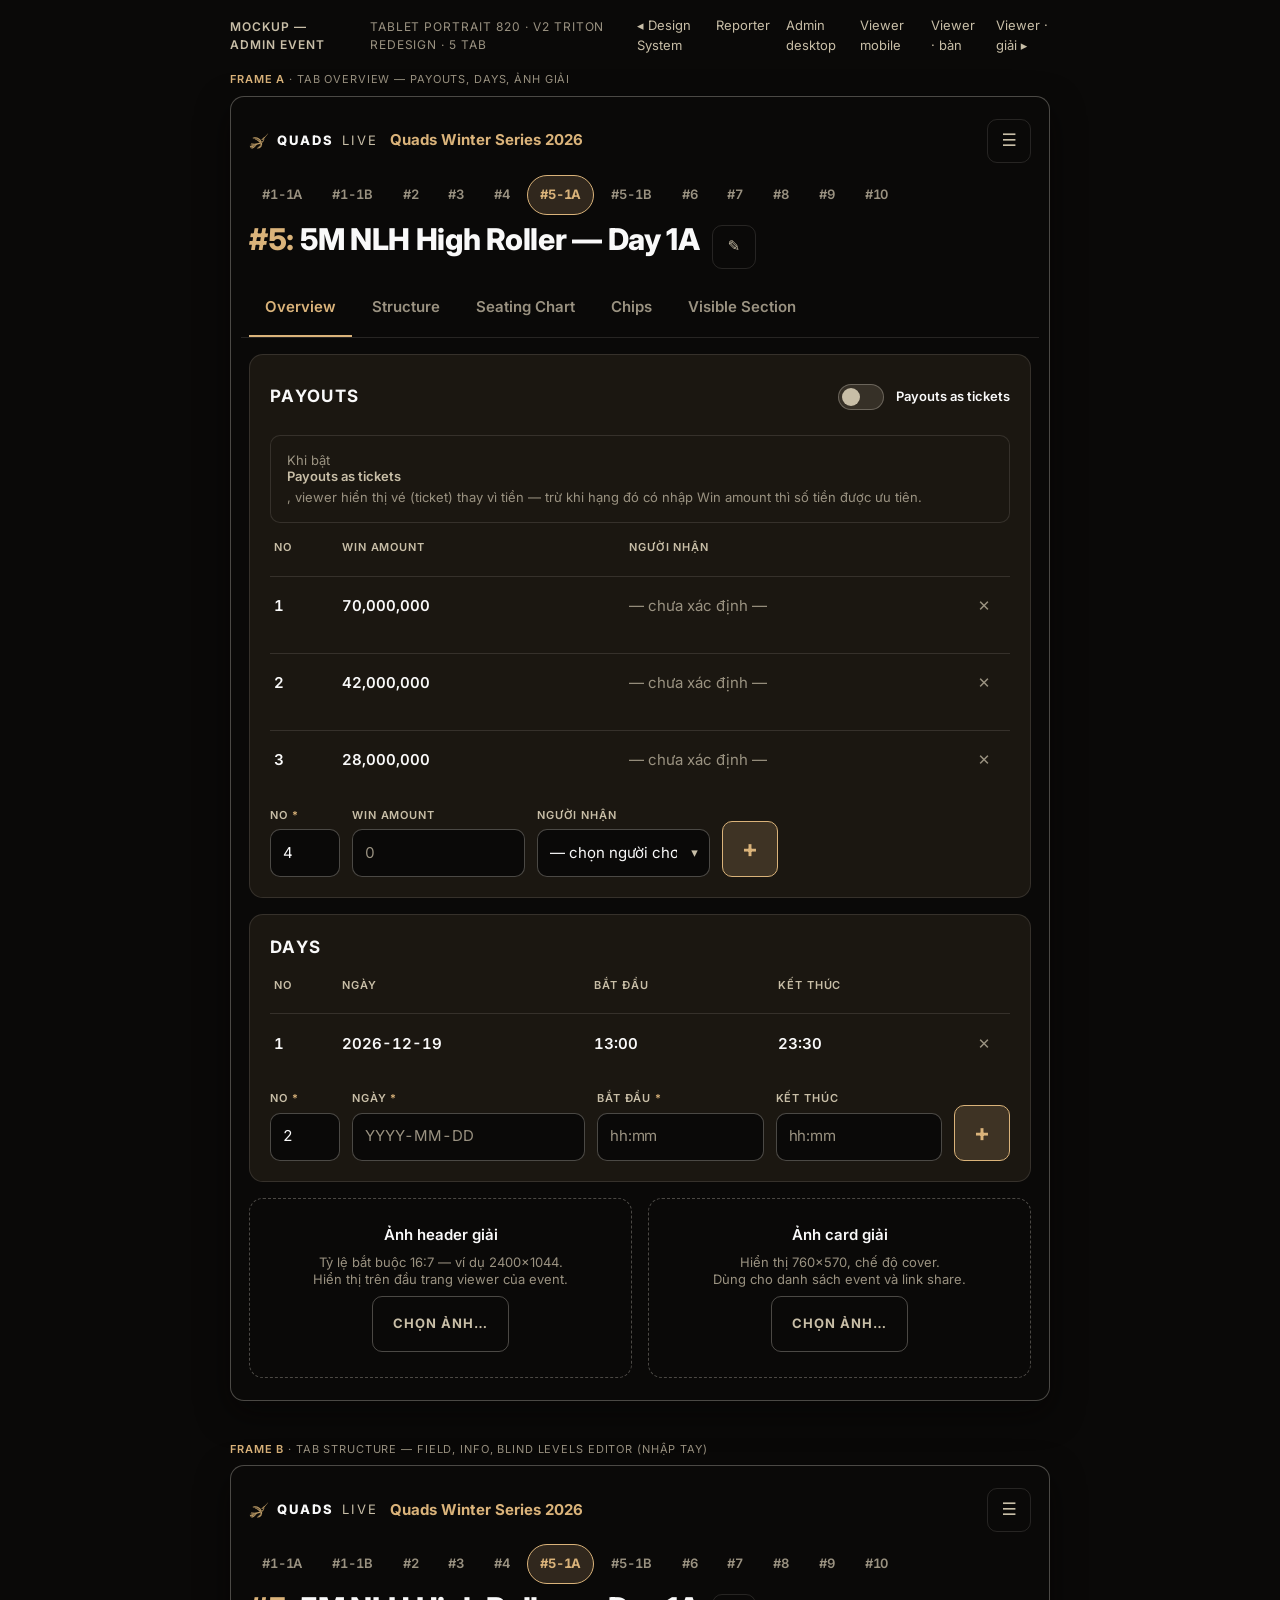
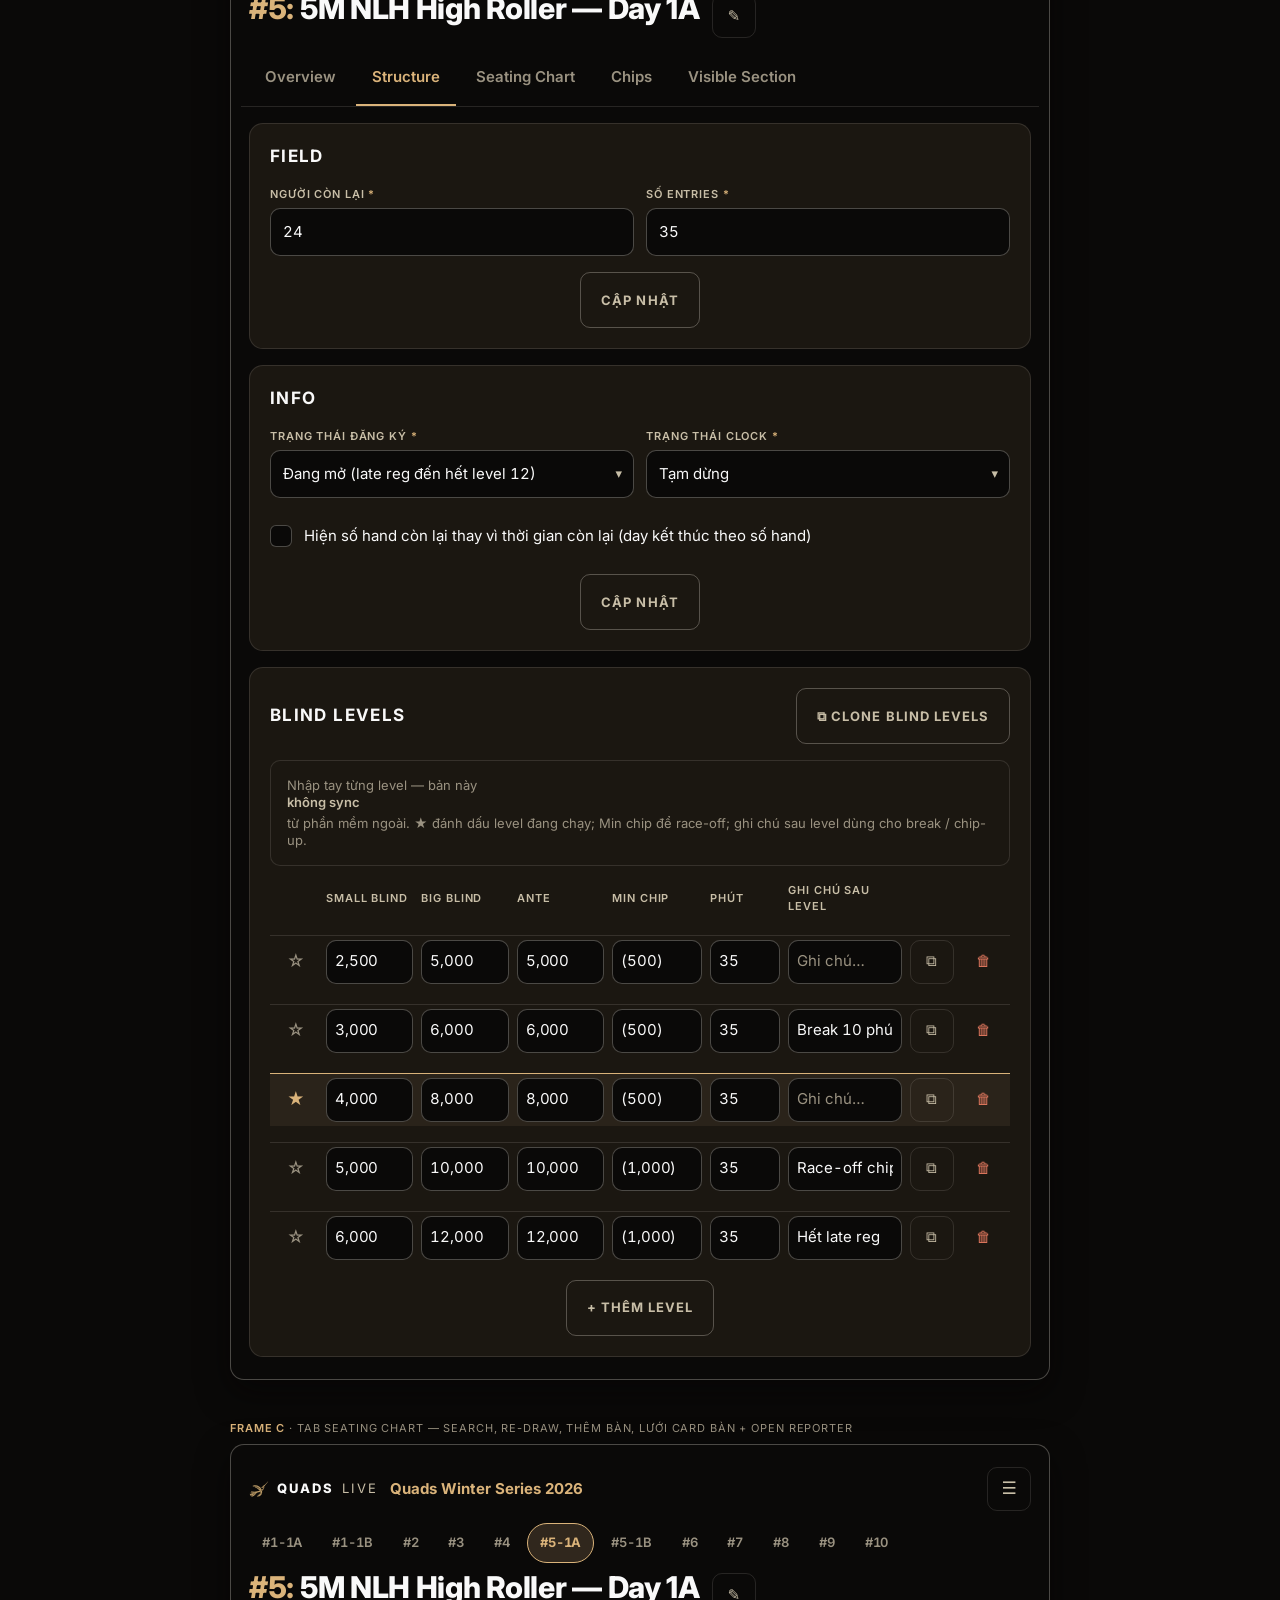
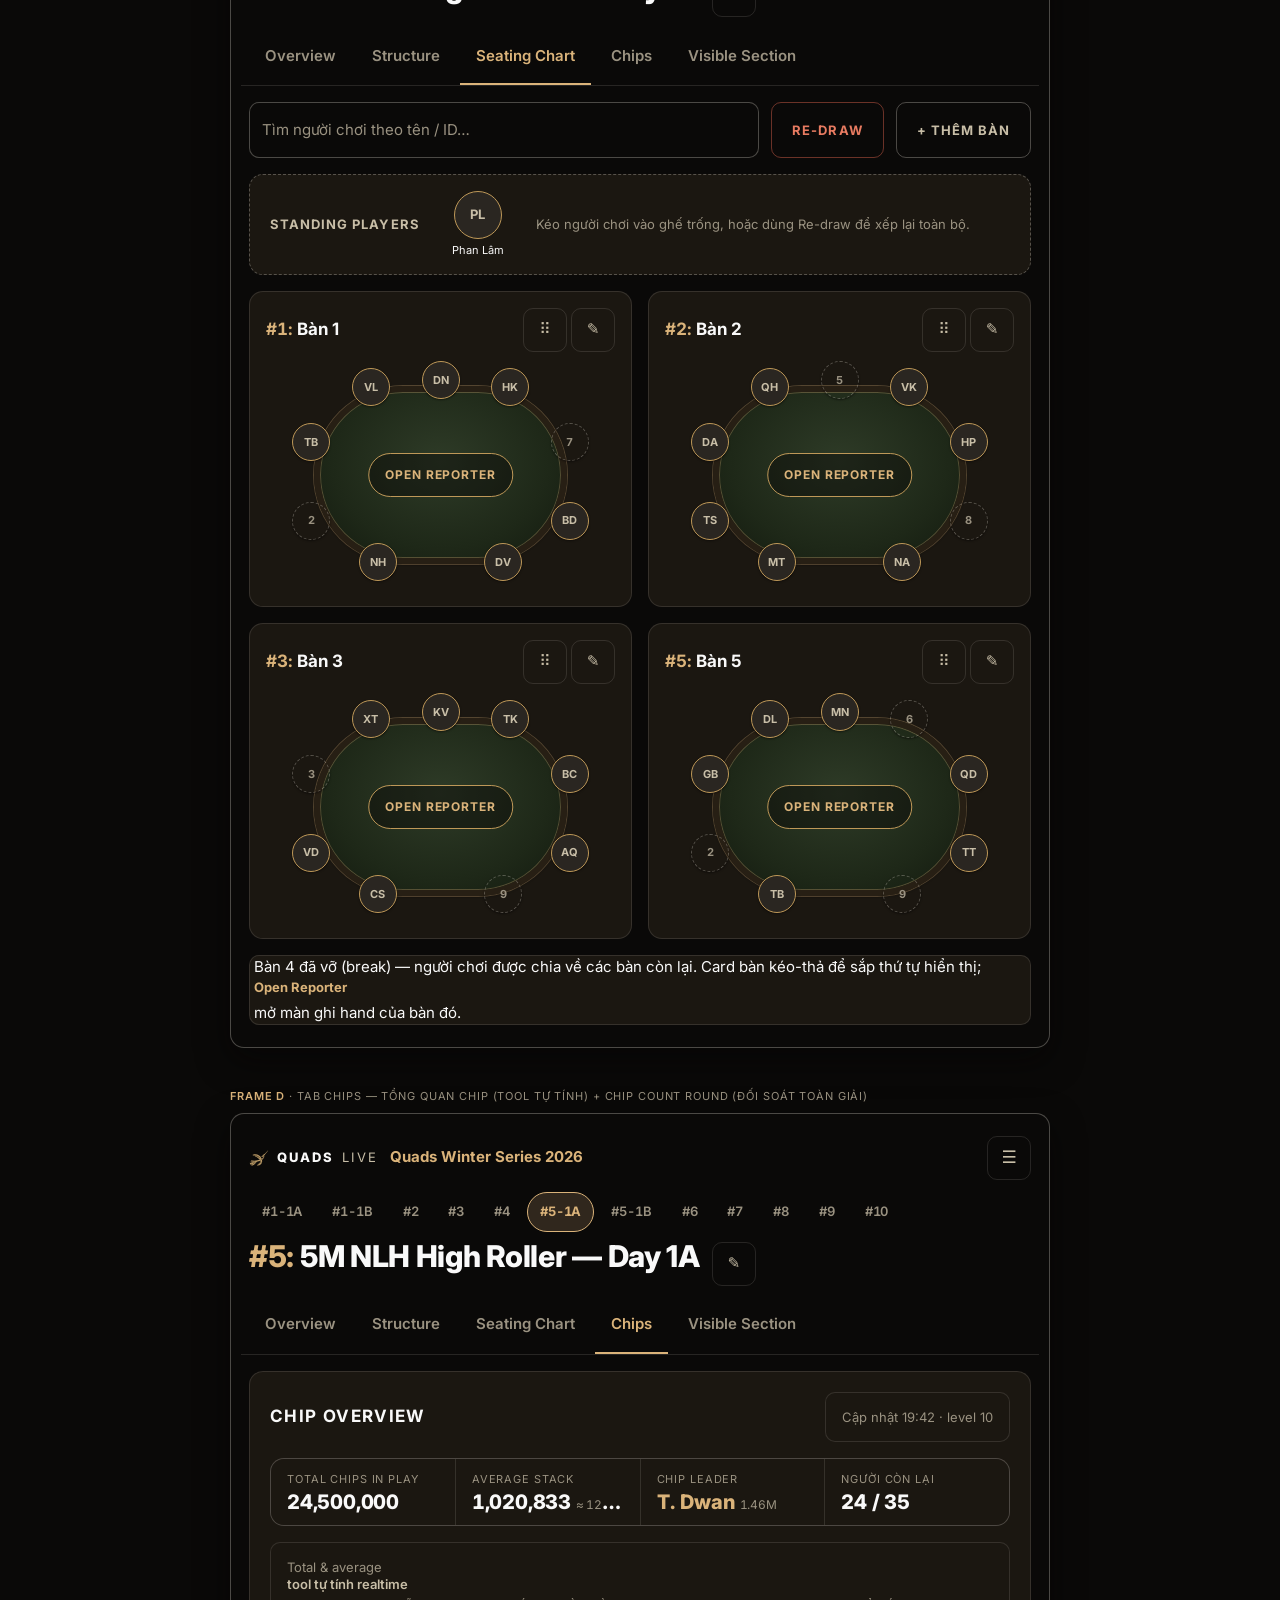
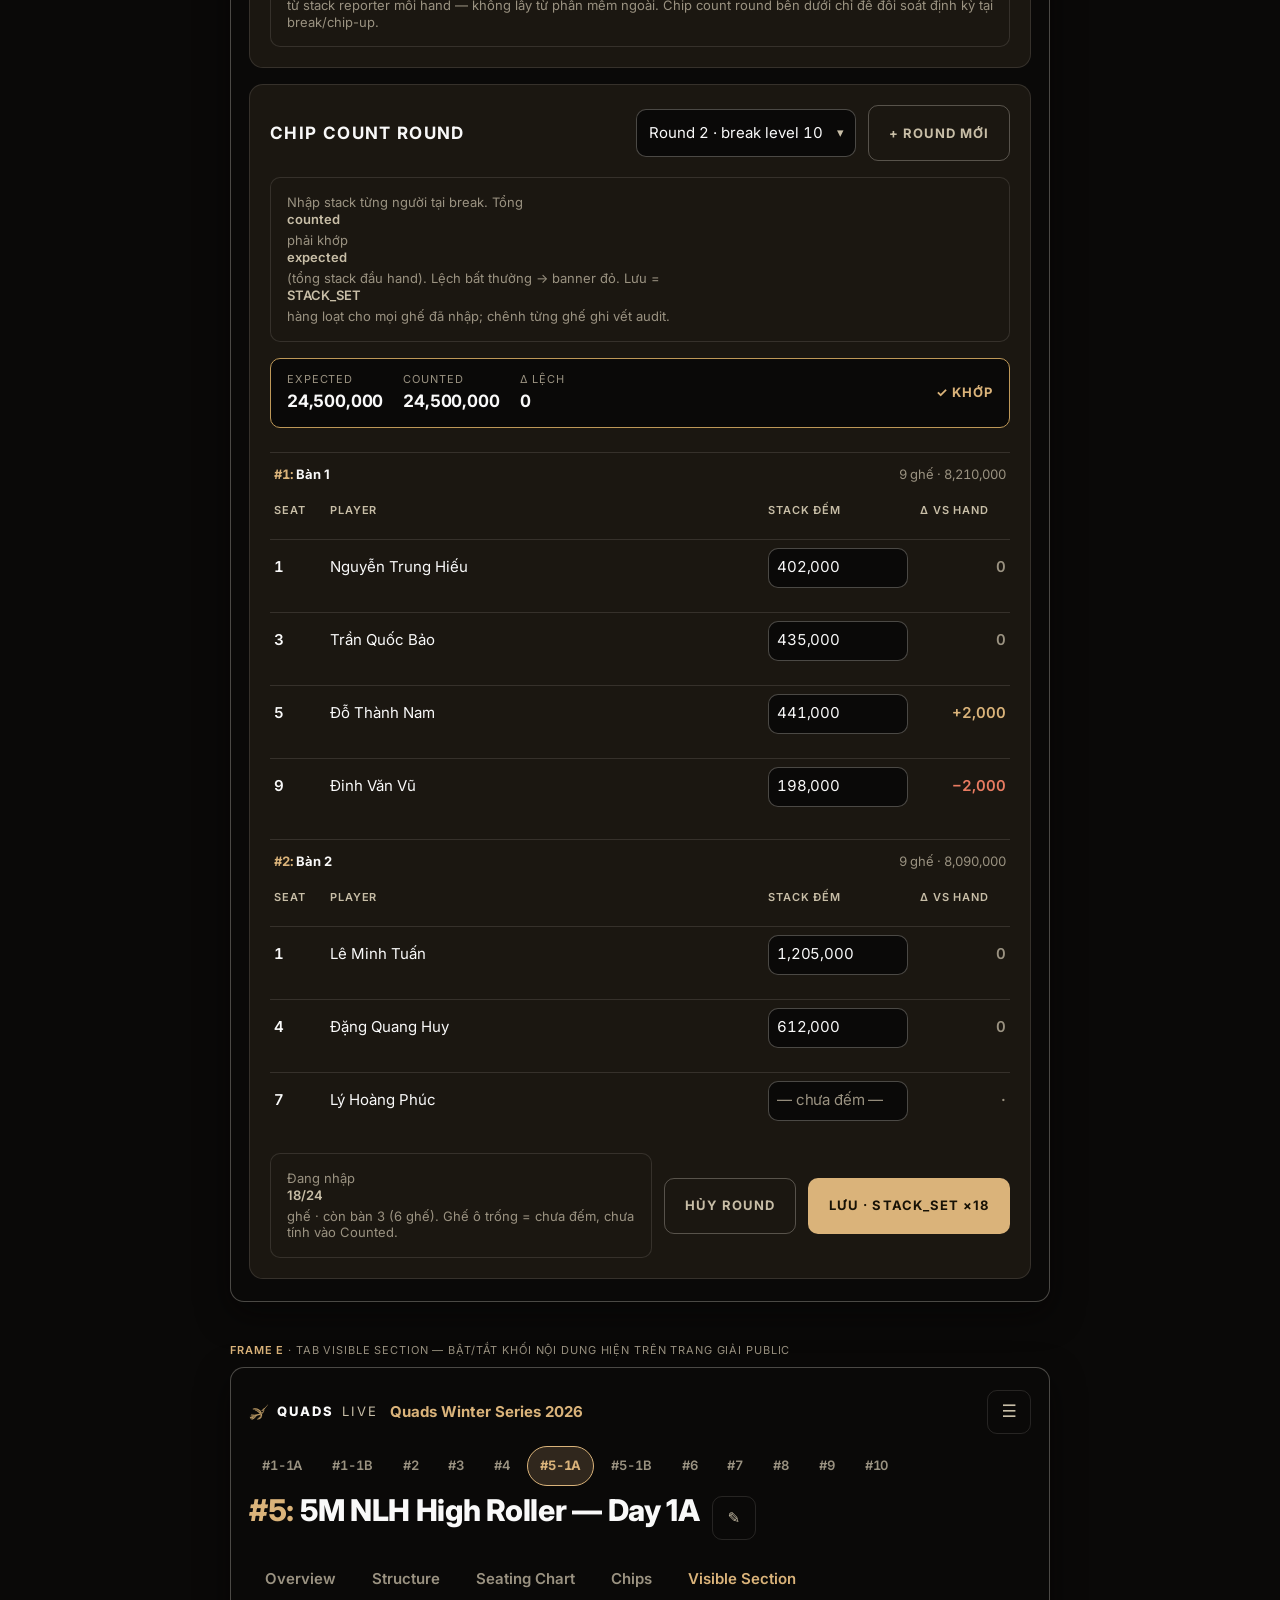
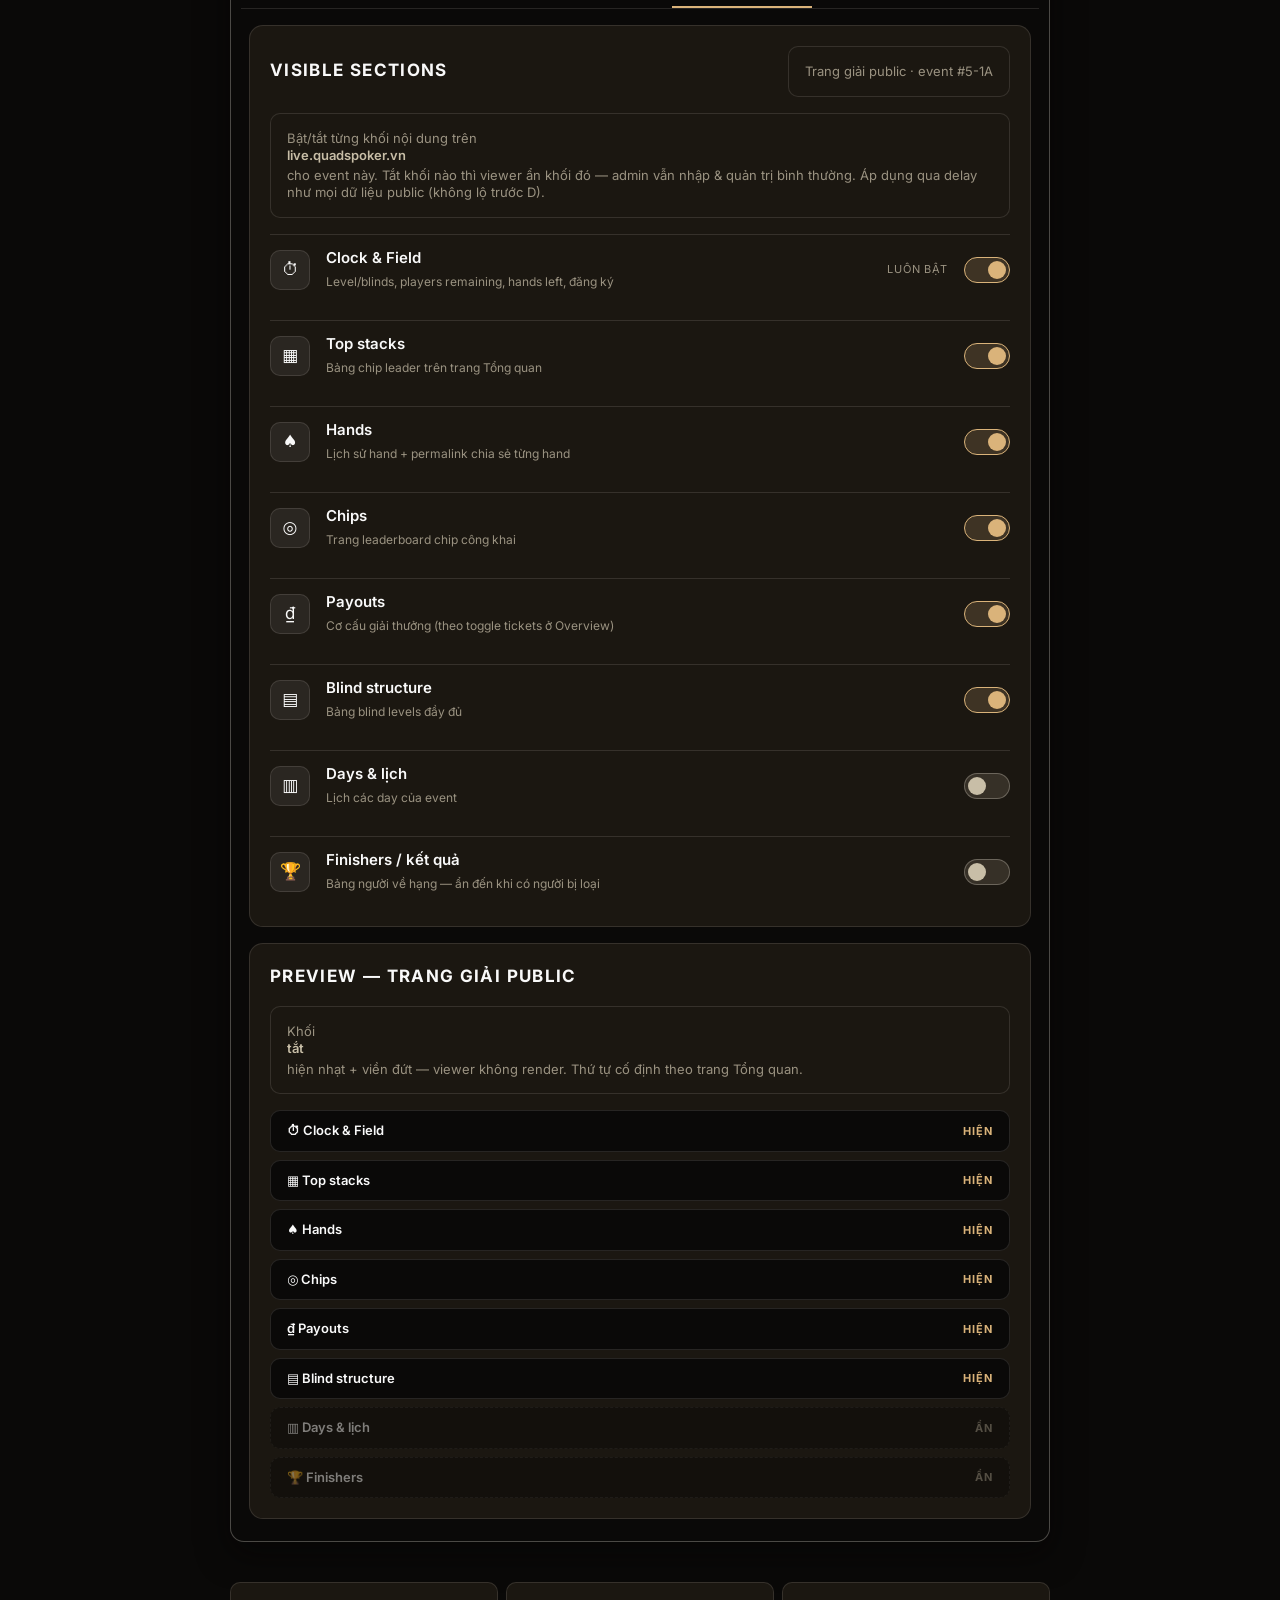
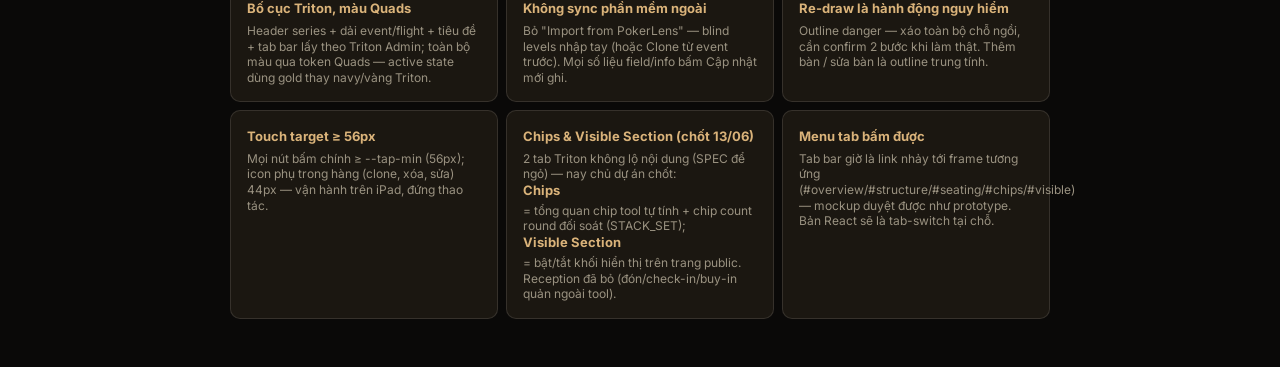
<file: design/mockup-admin.html>
<!DOCTYPE html>
<html lang="vi">
<head>
<meta charset="UTF-8">
<meta name="viewport" content="width=device-width, initial-scale=1">
<title>Quads Live — Mockup Admin event (tablet portrait 820px)</title>
<link rel="preconnect" href="https://fonts.googleapis.com">
<link rel="preconnect" href="https://fonts.gstatic.com" crossorigin>
<link href="https://fonts.googleapis.com/css2?family=Inter:wght@400;500;600;700;800&display=swap" rel="stylesheet">
<link rel="stylesheet" href="tokens.css">
<style>
/* ============ STYLE RIÊNG MOCKUP ADMIN (v2 — Triton redesign) ============
   Màn quản trị event trên iPad portrait (~820px), bố cục theo Triton
   Poker Reporter Admin; màu giữ palette Quads (đen ấm + gold + beige).
   5 tab có nội dung: Overview · Structure · Seating Chart · Chips ·
   Visible Section — mỗi tab một frame xếp dọc, tab bar là link nhảy
   frame (mockup tĩnh, không JS). Reception: BỎ (check-in quản ngoài tool).
   Khác Triton: KHÔNG có "Import from PokerLens" — bản này không sync,
   blind levels nhập tay. Demo: Quads Winter Series 2026.            */

body {
  background:
    radial-gradient(1100px 500px at 50% -10%, var(--color-sheen), transparent 70%),
    var(--color-bg);
  min-height: 100vh;
  display: flex; flex-direction: column; align-items: center;
}

/* ---- chrome của trang mockup ---- */
.mock-chrome {
  width: 100%; max-width: 820px;
  display: flex; align-items: center; gap: var(--sp-4);
  padding: var(--sp-4) 0;
  font-size: var(--fs-xs); color: var(--color-text-muted);
  text-transform: uppercase; letter-spacing: var(--ls-caps);
}
.mock-chrome b { color: var(--color-beige); font-weight: var(--fw-semi); }
.mock-chrome nav { margin-left: auto; display: flex; gap: var(--sp-4); text-transform: none; letter-spacing: 0; }
.mock-chrome a { font-size: var(--fs-sm); }

.frame-cap {
  width: 100%; max-width: 820px; margin-bottom: var(--sp-2);
  font-size: var(--fs-2xs); color: var(--color-text-muted);
  text-transform: uppercase; letter-spacing: var(--ls-caps);
}
.frame-cap b { color: var(--color-gold); font-weight: var(--fw-semi); }

/* ================= KHUNG TABLET PORTRAIT 820 (cao tự do, cuộn được) ================= */
.frame {
  width: 820px; flex: none;
  background: var(--color-bg);
  border: 1px solid var(--color-border-strong);
  box-shadow: var(--shadow-2);
  display: flex; flex-direction: column;
  padding: 10px;
  margin-bottom: var(--sp-8);
}

/* ---------- Header event chung ---------- */
.ad-top { display: flex; align-items: center; gap: var(--sp-3); padding: var(--sp-3) var(--sp-2) 0; }
.wordmark { display: inline-flex; align-items: center; gap: 8px; flex: none; }
.wordmark .mk-sq { width: 9px; height: 9px; background: var(--color-gold); border-radius: 3px; }
.wordmark .mk-logo { width: 20px; height: 20px; flex: none; }
.wordmark b { font-weight: var(--fw-heavy); letter-spacing: var(--ls-wide); font-size: var(--fs-sm); }
.wordmark span { font-weight: var(--fw-reg); letter-spacing: var(--ls-wide); color: var(--color-beige); font-size: var(--fs-sm); }
.ad-series { font-size: var(--fs-base); font-weight: var(--fw-bold); color: var(--color-gold); }
.ad-menu {
  margin-left: auto; width: 44px; height: 44px;
  display: inline-flex; align-items: center; justify-content: center;
  background: transparent; border: 1px solid var(--color-border); color: var(--color-beige);
  font-size: var(--fs-md);
}
/* dải event / flight */
.estrip { display: flex; flex-wrap: wrap; gap: var(--sp-1); padding: var(--sp-3) var(--sp-2) 0; }
.echip {
  min-height: 40px; padding: 0 var(--sp-3);
  display: inline-flex; align-items: center;
  background: transparent; border: 1px solid transparent; color: var(--color-text-muted);
  font-size: var(--fs-sm); font-weight: var(--fw-semi); font-variant-numeric: tabular-nums;
}
.echip:hover { color: var(--color-beige); background: var(--color-overlay); }
.echip--active { color: var(--color-gold); background: var(--color-gold-soft); border-color: var(--color-gold); font-weight: var(--fw-bold); }
/* tiêu đề event */
.ad-title { display: flex; align-items: flex-start; gap: var(--sp-3); padding: var(--sp-2) var(--sp-2) 0; }
.ad-title h1 { font-size: var(--fs-2xl); font-weight: var(--fw-heavy); letter-spacing: -0.01em; line-height: var(--lh-tight); }
.ad-title h1 .tnum { color: var(--color-gold); }
.ad-edit {
  width: 44px; height: 44px; flex: none; margin-top: 2px;
  display: inline-flex; align-items: center; justify-content: center;
  background: transparent; border: 1px solid var(--color-border); color: var(--color-beige);
  font-size: var(--fs-base);
}
.ad-edit:hover { background: var(--color-overlay); color: var(--color-text); }
/* tab bar */
.ad-tabs { display: flex; gap: var(--sp-1); padding: var(--sp-3) var(--sp-2) 0; border-bottom: 1px solid var(--color-border); overflow-x: auto; }
.adtab {
  min-height: var(--tap-min); padding: 0 var(--sp-4); flex: none;
  display: inline-flex; align-items: center; gap: var(--sp-1);
  background: transparent; border: 0; border-bottom: 2px solid transparent; border-radius: 0;
  font-size: var(--fs-base); font-weight: var(--fw-semi); color: var(--color-text-muted);
}
.adtab:hover { color: var(--color-beige); }
.adtab--active { color: var(--color-gold); border-bottom-color: var(--color-gold); }
.adtab:disabled { opacity: 0.4; }
.adtab small { font-size: var(--fs-2xs); text-transform: uppercase; letter-spacing: var(--ls-caps); }

/* ---------- Nội dung tab ---------- */
.ad-body { display: flex; flex-direction: column; gap: var(--sp-4); padding: var(--sp-4) var(--sp-2) var(--sp-3); }
.card {
  background: var(--color-surface-1); border: 1px solid var(--color-border);
  padding: var(--sp-5);
  display: flex; flex-direction: column; gap: var(--sp-4);
}
.card-head { display: flex; align-items: center; gap: var(--sp-3); }
.card-head h2 { font-size: var(--fs-md); font-weight: var(--fw-bold); text-transform: uppercase; letter-spacing: var(--ls-caps); }
.card-head .tail { margin-left: auto; display: flex; align-items: center; gap: var(--sp-3); }
.card .note { font-size: var(--fs-sm); color: var(--color-text-muted); line-height: var(--lh-snug); }
.card .note b { color: var(--color-beige); font-weight: var(--fw-semi); }

/* form */
.fld { display: flex; flex-direction: column; gap: 6px; min-width: 0; }
.fld > label { font-size: var(--fs-2xs); font-weight: var(--fw-semi); color: var(--color-beige); text-transform: uppercase; letter-spacing: var(--ls-caps); }
.fld > label .req { color: var(--color-gold); }
.input {
  background: var(--color-bg); border: 1px solid var(--color-border-strong);
  min-height: 48px; padding: 10px var(--sp-3); width: 100%;
  font-variant-numeric: tabular-nums;
  transition: border-color var(--t-fast);
}
.input:hover { border-color: var(--color-beige); }
.input:focus { border-color: var(--color-gold); outline: none; box-shadow: 0 0 0 1px var(--color-gold); }
.input::placeholder { color: var(--color-text-muted); }
.selwrap { position: relative; }
.selwrap::after { content: "▾"; position: absolute; right: 12px; top: 50%; transform: translateY(-50%); color: var(--color-beige); pointer-events: none; font-size: var(--fs-sm); }
.selwrap select { appearance: none; -webkit-appearance: none; padding-right: var(--sp-7); }
.frow { display: grid; gap: var(--sp-3); align-items: end; }
.frow--2 { grid-template-columns: 1fr 1fr; }
.frow--payout { grid-template-columns: 70px 1.1fr 1.1fr 1.4fr 56px; }
.frow--day { grid-template-columns: 70px 1.4fr 1fr 1fr 56px; }

/* nút */
.btn {
  display: inline-flex; align-items: center; justify-content: center; gap: var(--sp-2);
  min-height: var(--tap-min); padding: 0 var(--sp-5);
  font-size: var(--fs-sm); font-weight: var(--fw-bold); line-height: 1;
  text-transform: uppercase; letter-spacing: var(--ls-caps);
  background: var(--color-surface-2); color: var(--color-text);
  border: 1px solid var(--color-border);
  transition: background var(--t-fast), border-color var(--t-fast), color var(--t-fast);
}
.btn:hover { background: var(--color-surface-3); border-color: var(--color-border-strong); }
.btn:active { transform: translateY(1px); }
.btn--outline { background: transparent; border-color: var(--color-border-strong); color: var(--color-beige); }
.btn--outline:hover { background: var(--color-overlay); color: var(--color-text); border-color: var(--color-beige); }
.btn--primary { background: var(--color-gold); border-color: transparent; color: var(--color-ink-on-gold); }
.btn--primary:hover { background: var(--color-gold-bright); }
.btn--danger { background: transparent; border-color: var(--color-danger-line); color: var(--color-danger-text); }
.btn--danger:hover { border-color: var(--color-danger); background: var(--color-danger-soft); }
.btn--icon { width: var(--tap-min); padding: 0; flex: none; font-size: var(--fs-md); text-transform: none; }
.btn-add {
  width: var(--tap-min); height: var(--tap-min); flex: none;
  display: inline-flex; align-items: center; justify-content: center;
  background: var(--color-gold-soft); border: 1px solid var(--color-gold); color: var(--color-gold);
  font-size: var(--fs-xl); font-weight: var(--fw-bold);
}
.btn-add:hover { background: var(--color-gold); color: var(--color-ink-on-gold); }
.row-center { display: flex; justify-content: center; }

/* toggle switch */
.swrow { display: flex; align-items: center; gap: var(--sp-3); min-height: var(--tap-sm); }
.swrow b { font-size: var(--fs-sm); font-weight: var(--fw-semi); }
.switch {
  width: 46px; height: 26px; flex: none; position: relative;
  border-radius: var(--radius-full);
  background: var(--color-surface-3); border: 1px solid var(--color-border-strong);
  transition: background var(--t-fast), border-color var(--t-fast);
}
.switch::after {
  content: ""; position: absolute; top: 3px; left: 3px;
  width: 18px; height: 18px; border-radius: var(--radius-full);
  background: var(--color-beige); transition: left var(--t-fast), background var(--t-fast);
}
.switch--on { background: var(--color-gold-soft); border-color: var(--color-gold); }
.switch--on::after { left: 23px; background: var(--color-gold); }

/* checkbox */
.chkrow { display: flex; align-items: center; gap: var(--sp-3); min-height: var(--tap-sm); cursor: pointer; }
.chk {
  width: 22px; height: 22px; flex: none;
  border: 1px solid var(--color-border-strong); border-radius: var(--radius-sm);
  background: var(--color-bg);
  display: inline-flex; align-items: center; justify-content: center;
  font-size: var(--fs-sm); color: var(--color-ink-on-gold);
}
.chk--on { background: var(--color-gold); border-color: transparent; }
.chkrow span.lbl { font-size: var(--fs-base); }

/* bảng payout / days */
.tbl-head, .tbl-row { display: grid; gap: var(--sp-3); align-items: center; }
.tbl-head { padding: 0 var(--sp-1) 4px; }
.tbl-head span { font-size: var(--fs-2xs); font-weight: var(--fw-semi); color: var(--color-beige); text-transform: uppercase; letter-spacing: var(--ls-caps); }
.tbl-row { padding: var(--sp-2) var(--sp-1); border-top: 1px solid var(--color-border); font-size: var(--fs-base); font-variant-numeric: tabular-nums; }
.tbl-row .num { font-weight: var(--fw-semi); }
.tbl-row .muted { color: var(--color-text-muted); }
.grid-payout { grid-template-columns: 56px 1.2fr 1.4fr 44px; }
.grid-day { grid-template-columns: 56px 1.4fr 1fr 1fr 44px; }
.row-x {
  width: 44px; height: 44px;
  display: inline-flex; align-items: center; justify-content: center;
  background: transparent; border: 1px solid transparent; color: var(--color-text-muted);
  font-size: var(--fs-base);
}
.row-x:hover { color: var(--color-danger-text); border-color: var(--color-danger-line); border-radius: var(--radius-sm); }

/* upload ảnh */
.uprow { display: grid; grid-template-columns: 1fr 1fr; gap: var(--sp-4); }
.upbox {
  border: 1px dashed var(--color-border-strong);
  display: flex; flex-direction: column; align-items: center; justify-content: center; gap: var(--sp-2);
  min-height: 180px; padding: var(--sp-5); text-align: center;
}
.upbox b { font-size: var(--fs-base); font-weight: var(--fw-semi); }
.upbox span { font-size: var(--fs-sm); color: var(--color-text-muted); line-height: var(--lh-snug); }

/* ---------- Structure: blind levels ---------- */
.blhead, .blrow { display: grid; grid-template-columns: 44px 1fr 1fr 1fr 90px 70px 1.3fr 44px 44px; gap: var(--sp-2); align-items: center; }
.blhead { padding: 0 var(--sp-1) 4px; }
.blhead span { font-size: var(--fs-2xs); font-weight: var(--fw-semi); color: var(--color-beige); text-transform: uppercase; letter-spacing: var(--ls-caps); }
.blrow { padding: var(--sp-1) var(--sp-1); border-top: 1px solid var(--color-border); }
.blrow .input { min-height: 44px; padding: 8px var(--sp-2); }
.blrow--current { background: var(--color-gold-faint); border-top-color: var(--color-gold); }
.bl-star {
  width: 44px; height: 44px;
  display: inline-flex; align-items: center; justify-content: center;
  background: transparent; border: 0; color: var(--color-text-muted); font-size: var(--fs-md);
}
.bl-star--on { color: var(--color-gold); }
.bl-clone, .bl-del {
  width: 44px; height: 44px;
  display: inline-flex; align-items: center; justify-content: center;
  background: transparent; border: 1px solid var(--color-border); color: var(--color-beige); font-size: var(--fs-base);
}
.bl-clone:hover { background: var(--color-overlay); color: var(--color-text); }
.bl-del { color: var(--color-danger-text); border-color: transparent; }
.bl-del:hover { border-color: var(--color-danger-line); background: var(--color-danger-soft); }

/* ---------- Seating chart ---------- */
.sc-tools { display: flex; gap: var(--sp-3); align-items: stretch; }
.sc-tools .input { flex: 1; min-height: var(--tap-min); }
.standing {
  background: var(--color-surface-1); border: 1px dashed var(--color-border-strong);
  padding: var(--sp-4) var(--sp-5);
  display: flex; align-items: center; gap: var(--sp-4); min-height: 96px;
}
.standing h2 { font-size: var(--fs-sm); font-weight: var(--fw-bold); text-transform: uppercase; letter-spacing: var(--ls-caps); color: var(--color-beige); flex: none; }
.standing .hint { font-size: var(--fs-sm); color: var(--color-text-muted); }
.sperson { display: flex; flex-direction: column; align-items: center; gap: 4px; width: 84px; }
.sperson .ava {
  width: 48px; height: 48px; border-radius: var(--radius-full);
  background: var(--color-surface-2); border: 1px solid var(--color-gold-deep);
  display: flex; align-items: center; justify-content: center;
  font-size: var(--fs-sm); font-weight: var(--fw-bold); color: var(--color-beige);
}
.sperson .nm { font-size: var(--fs-2xs); color: var(--color-text); text-align: center; line-height: var(--lh-snug); }

.tgrid { display: grid; grid-template-columns: 1fr 1fr; gap: var(--sp-4); }
.tcard { background: var(--color-surface-1); border: 1px solid var(--color-border); padding: var(--sp-4); display: flex; flex-direction: column; gap: var(--sp-2); }
.tcard-head { display: flex; align-items: center; gap: var(--sp-2); }
.tcard-head h3 { font-size: var(--fs-md); font-weight: var(--fw-bold); }
.tcard-head h3 .tnum { color: var(--color-gold); }
.tcard-head .tail { margin-left: auto; display: flex; gap: var(--sp-1); }
.tc-btn {
  width: 44px; height: 44px;
  display: inline-flex; align-items: center; justify-content: center;
  background: transparent; border: 1px solid var(--color-border); color: var(--color-beige); font-size: var(--fs-base);
}
.tc-btn:hover { background: var(--color-overlay); color: var(--color-text); }
/* mini oval bàn */
.toval { position: relative; height: 230px; }
.toval-felt {
  position: absolute; inset: 26px 48px;
  border-radius: var(--radius-full);
  background: radial-gradient(ellipse at 50% 42%, var(--felt-hi), var(--felt) 64%, var(--felt-deep) 100%);
  border: 6px solid var(--rail);
  box-shadow: 0 0 0 1px var(--rail-edge), inset 0 0 0 1px var(--rail-edge), var(--shadow-1);
}
.topen {
  position: absolute; left: 50%; top: 50%; transform: translate(-50%, -50%); z-index: 2;
  display: inline-flex; align-items: center; justify-content: center;
  min-height: var(--tap-sm); padding: 0 var(--sp-4);
  font-size: var(--fs-xs); font-weight: var(--fw-bold); text-transform: uppercase; letter-spacing: var(--ls-caps);
  color: var(--color-gold); background: var(--felt-pill); border: 1px solid var(--color-gold-deep);
}
.topen:hover { background: var(--color-gold); color: var(--color-ink-on-gold); }
.tseat {
  position: absolute; transform: translate(-50%, -50%); z-index: 1;
  width: 38px; height: 38px; border-radius: var(--radius-full);
  background: var(--color-surface-2); border: 1px solid var(--color-gold-deep);
  display: inline-flex; align-items: center; justify-content: center;
  font-size: var(--fs-2xs); font-weight: var(--fw-bold); color: var(--color-beige);
  box-shadow: var(--shadow-1);
}
.tseat--empty { background: transparent; border-style: dashed; border-color: var(--seat-empty-line); color: var(--color-text-muted); font-variant-numeric: tabular-nums; }
/* vị trí 9 ghế mini quanh oval */
.tv-1 { left: 32%; top: 88%; }
.tv-2 { left: 13%; top: 70%; }
.tv-3 { left: 13%; top: 36%; }
.tv-4 { left: 30%; top: 12%; }
.tv-5 { left: 50%; top: 9%; }
.tv-6 { left: 70%; top: 12%; }
.tv-7 { left: 87%; top: 36%; }
.tv-8 { left: 87%; top: 70%; }
.tv-9 { left: 68%; top: 88%; }

/* ghi chú nguyên tắc cuối trang */
.notes {
  display: grid; grid-template-columns: repeat(auto-fit, minmax(240px, 1fr)); gap: var(--sp-2);
  max-width: 820px; width: 100%; padding: 0 0 var(--sp-9);
}
.note { border: 1px solid var(--color-border); background: var(--color-surface-1); border-radius: var(--radius-md); padding: var(--sp-4); }
.note b { display: block; font-size: var(--fs-sm); color: var(--color-gold); margin-bottom: 4px; }
.note span { font-size: var(--fs-xs); color: var(--color-text-muted); line-height: var(--lh-snug); display: block; }

/* ---------- Bo tròn theo token (tokens.css mục 10) ---------- */
.frame { border-radius: var(--radius-lg); }
.card, .standing, .tcard, .upbox { border-radius: var(--radius-lg); }
.btn, .btn-add, .input, .ad-menu, .ad-edit, .tc-btn, .bl-clone, .bl-del { border-radius: var(--radius-md); }
.echip { border-radius: var(--radius-full); }
.topen { border-radius: var(--radius-full); }

/* ---------- Tab dạng link (menu bấm được, nhảy tới frame) ---------- */
.adtab { text-decoration: none; }
html { scroll-behavior: smooth; }

/* ================= TAB CHIPS — tổng quan + chip count round ================= */
.statgrid { display: grid; grid-template-columns: repeat(4, 1fr); gap: 1px; background: var(--color-border); border: 1px solid var(--color-border); border-radius: var(--radius-lg); overflow: hidden; }
.cstat { background: var(--color-surface-1); padding: var(--sp-3) var(--sp-4); display: flex; flex-direction: column; gap: 3px; min-width: 0; }
.cstat .k { font-size: var(--fs-2xs); color: var(--color-text-muted); text-transform: uppercase; letter-spacing: var(--ls-caps); }
.cstat .v { font-size: var(--fs-lg); font-weight: var(--fw-heavy); font-variant-numeric: tabular-nums; line-height: var(--lh-tight); white-space: nowrap; overflow: hidden; text-overflow: ellipsis; }
.cstat .v small { font-size: var(--fs-xs); color: var(--color-text-muted); font-weight: var(--fw-reg); }
.cstat--accent .v { color: var(--color-gold); }
/* banner đối soát expected vs counted */
.recon { display: flex; align-items: center; gap: var(--sp-5); flex-wrap: wrap; padding: var(--sp-3) var(--sp-4); border-radius: var(--radius-md); border: 1px solid var(--color-border-strong); background: var(--color-bg); }
.recon > div { display: flex; flex-direction: column; gap: 2px; }
.recon .rk { font-size: var(--fs-2xs); color: var(--color-text-muted); text-transform: uppercase; letter-spacing: var(--ls-caps); }
.recon .rv { font-size: var(--fs-md); font-weight: var(--fw-bold); font-variant-numeric: tabular-nums; }
.recon .verdict { margin-left: auto; font-size: var(--fs-sm); font-weight: var(--fw-bold); text-transform: uppercase; letter-spacing: var(--ls-caps); }
.recon--ok { border-color: var(--color-gold-deep); }
.recon--ok .verdict { color: var(--color-gold); }
.recon--warn { border-color: var(--color-danger-line); background: var(--color-danger-soft); }
.recon--warn .verdict { color: var(--color-danger-text); }
/* bảng chip count theo bàn */
.grid-chip { grid-template-columns: 44px 1fr 140px 86px; }
.grid-chip .input { min-height: 40px; padding: 6px var(--sp-2); }
.cc-tbl-head { display: flex; align-items: center; gap: var(--sp-3); padding: var(--sp-3) var(--sp-1) 2px; border-top: 1px solid var(--color-border); margin-top: var(--sp-2); }
.cc-tbl-head:first-of-type { border-top: 0; margin-top: 0; }
.cc-tbl-head h3 { font-size: var(--fs-sm); font-weight: var(--fw-bold); }
.cc-tbl-head h3 .tnum { color: var(--color-gold); }
.cc-tbl-head .sub { margin-left: auto; font-size: var(--fs-sm); color: var(--color-text-muted); font-variant-numeric: tabular-nums; }
.delta { text-align: right; font-variant-numeric: tabular-nums; font-weight: var(--fw-semi); }
.delta--up { color: var(--color-gold); }
.delta--dn { color: var(--color-danger-text); }
.delta--zero { color: var(--color-text-muted); }
.cc-foot { display: flex; align-items: center; gap: var(--sp-3); padding-top: var(--sp-2); }
.cc-foot .note { flex: 1; margin: 0; }

/* ================= TAB VISIBLE SECTION — bật/tắt khối public ================= */
.vis-row { display: flex; align-items: center; gap: var(--sp-4); padding: var(--sp-3) 0; border-top: 1px solid var(--color-border); }
.vis-row:first-of-type { border-top: 0; }
.vis-ic { width: 40px; height: 40px; flex: none; border-radius: var(--radius-md); background: var(--color-surface-2); border: 1px solid var(--color-border); display: inline-flex; align-items: center; justify-content: center; font-size: var(--fs-md); }
.vis-b { flex: 1; min-width: 0; }
.vis-b b { font-size: var(--fs-base); font-weight: var(--fw-semi); display: block; }
.vis-b span { font-size: var(--fs-xs); color: var(--color-text-muted); line-height: var(--lh-snug); }
.vis-lock { font-size: var(--fs-2xs); color: var(--color-text-muted); text-transform: uppercase; letter-spacing: var(--ls-caps); flex: none; }
.vis-prev { display: flex; flex-direction: column; gap: var(--sp-2); }
.vp-bar { display: flex; align-items: center; gap: var(--sp-3); padding: 10px var(--sp-4); border: 1px solid var(--color-border); border-radius: var(--radius-md); background: var(--color-bg); font-size: var(--fs-sm); font-weight: var(--fw-semi); }
.vp-bar .vtag { margin-left: auto; font-size: var(--fs-2xs); text-transform: uppercase; letter-spacing: var(--ls-caps); color: var(--color-gold); font-weight: var(--fw-bold); }
.vp-bar--off { border-style: dashed; opacity: 0.45; }
.vp-bar--off .vtag { color: var(--color-text-muted); }
</style>
</head>
<body>

<div class="mock-chrome">
  <b>Mockup — Admin event</b><span>tablet portrait 820 · v2 Triton redesign · 5 tab</span>
  <nav>
    <a href="design-system.html">◂ Design System</a>
    <a href="mockup-logger.html">Reporter</a>
    <a href="mockup-admin-desktop.html">Admin desktop</a>
    <a href="mockup-viewer-mobile.html">Viewer mobile</a>
    <a href="mockup-viewer.html">Viewer · bàn</a>
    <a href="mockup-viewer-desktop.html">Viewer · giải ▸</a>
  </nav>
</div>

<!-- ============ FRAME A — TAB OVERVIEW ============ -->
<span class="frame-cap" id="overview"><b>Frame A</b> · tab Overview — payouts, days, ảnh giải</span>
<main class="frame" aria-label="Admin — tab Overview">

  <header class="ad-top">
    <span class="wordmark"><img class="mk-logo" src="quads.svg" alt="Quads"><b>QUADS</b><span>LIVE</span></span>
    <span class="ad-series">Quads Winter Series 2026</span>
    <button class="ad-menu" aria-label="Menu">☰</button>
  </header>
  <nav class="estrip" aria-label="Các event trong series">
    <a class="echip tnum" href="#">#1-1A</a><a class="echip tnum" href="#">#1-1B</a><a class="echip tnum" href="#">#2</a><a class="echip tnum" href="#">#3</a><a class="echip tnum" href="#">#4</a><a class="echip echip--active tnum" href="#" aria-current="page">#5-1A</a><a class="echip tnum" href="#">#5-1B</a><a class="echip tnum" href="#">#6</a><a class="echip tnum" href="#">#7</a><a class="echip tnum" href="#">#8</a><a class="echip tnum" href="#">#9</a><a class="echip tnum" href="#">#10</a>
  </nav>
  <div class="ad-title">
    <h1><span class="tnum">#5:</span> 5M NLH High Roller — Day 1A</h1>
    <button class="ad-edit" aria-label="Sửa tên event">✎</button>
  </div>
  <nav class="ad-tabs" aria-label="Tab quản trị event">
    <a class="adtab adtab--active" href="#overview" aria-current="page">Overview</a>
    <a class="adtab" href="#structure">Structure</a>
    <a class="adtab" href="#seating">Seating Chart</a>
    <a class="adtab" href="#chips">Chips</a>
    <a class="adtab" href="#visible">Visible Section</a>
  </nav>

  <div class="ad-body">

    <section class="card" aria-label="Payouts">
      <div class="card-head">
        <h2>Payouts</h2>
        <span class="tail"><label class="swrow"><span class="switch" role="switch" aria-checked="false" tabindex="0"></span><b>Payouts as tickets</b></label></span>
      </div>
      <p class="note">Khi bật <b>Payouts as tickets</b>, viewer hiển thị vé (ticket) thay vì tiền — trừ khi hạng đó có nhập Win amount thì số tiền được ưu tiên.</p>
      <div class="tbl-head grid-payout"><span>No</span><span>Win amount</span><span>Người nhận</span><span></span></div>
      <div class="tbl-row grid-payout"><span class="num">1</span><span class="num">70,000,000</span><span class="muted">— chưa xác định —</span><button class="row-x" aria-label="Xóa hạng 1">✕</button></div>
      <div class="tbl-row grid-payout"><span class="num">2</span><span class="num">42,000,000</span><span class="muted">— chưa xác định —</span><button class="row-x" aria-label="Xóa hạng 2">✕</button></div>
      <div class="tbl-row grid-payout"><span class="num">3</span><span class="num">28,000,000</span><span class="muted">— chưa xác định —</span><button class="row-x" aria-label="Xóa hạng 3">✕</button></div>
      <div class="frow frow--payout">
        <div class="fld"><label for="po-no">No <span class="req">*</span></label><input class="input tnum" id="po-no" type="text" value="4"></div>
        <div class="fld"><label for="po-win">Win amount</label><input class="input tnum" id="po-win" type="text" placeholder="0"></div>
        
        <div class="fld"><label for="po-part">Người nhận</label><span class="selwrap"><select class="input" id="po-part"><option>— chọn người chơi —</option><option>Nguyễn Trung Hiếu</option><option>Trần Quốc Bảo</option></select></span></div>
        <button class="btn-add" aria-label="Thêm hạng payout">+</button>
      </div>
    </section>

    <section class="card" aria-label="Days">
      <div class="card-head"><h2>Days</h2></div>
      <div class="tbl-head grid-day"><span>No</span><span>Ngày</span><span>Bắt đầu</span><span>Kết thúc</span><span></span></div>
      <div class="tbl-row grid-day"><span class="num">1</span><span class="num">2026-12-19</span><span class="num">13:00</span><span class="num">23:30</span><button class="row-x" aria-label="Xóa day 1">✕</button></div>
      <div class="frow frow--day">
        <div class="fld"><label for="d-no">No <span class="req">*</span></label><input class="input tnum" id="d-no" type="text" value="2"></div>
        <div class="fld"><label for="d-date">Ngày <span class="req">*</span></label><input class="input tnum" id="d-date" type="text" placeholder="YYYY-MM-DD"></div>
        <div class="fld"><label for="d-start">Bắt đầu <span class="req">*</span></label><input class="input tnum" id="d-start" type="text" placeholder="hh:mm"></div>
        <div class="fld"><label for="d-end">Kết thúc</label><input class="input tnum" id="d-end" type="text" placeholder="hh:mm"></div>
        <button class="btn-add" aria-label="Thêm day">+</button>
      </div>
    </section>

    <section class="uprow" aria-label="Ảnh giải">
      <div class="upbox">
        <b>Ảnh header giải</b>
        <span>Tỷ lệ bắt buộc 16:7 — ví dụ 2400×1044.<br>Hiển thị trên đầu trang viewer của event.</span>
        <button class="btn btn--outline">Chọn ảnh…</button>
      </div>
      <div class="upbox">
        <b>Ảnh card giải</b>
        <span>Hiển thị 760×570, chế độ cover.<br>Dùng cho danh sách event và link share.</span>
        <button class="btn btn--outline">Chọn ảnh…</button>
      </div>
    </section>

  </div>
</main>

<!-- ============ FRAME B — TAB STRUCTURE ============ -->
<span class="frame-cap" id="structure"><b>Frame B</b> · tab Structure — field, info, blind levels editor (nhập tay)</span>
<main class="frame" aria-label="Admin — tab Structure">

  <header class="ad-top">
    <span class="wordmark"><img class="mk-logo" src="quads.svg" alt="Quads"><b>QUADS</b><span>LIVE</span></span>
    <span class="ad-series">Quads Winter Series 2026</span>
    <button class="ad-menu" aria-label="Menu">☰</button>
  </header>
  <nav class="estrip" aria-label="Các event trong series">
    <a class="echip tnum" href="#">#1-1A</a><a class="echip tnum" href="#">#1-1B</a><a class="echip tnum" href="#">#2</a><a class="echip tnum" href="#">#3</a><a class="echip tnum" href="#">#4</a><a class="echip echip--active tnum" href="#" aria-current="page">#5-1A</a><a class="echip tnum" href="#">#5-1B</a><a class="echip tnum" href="#">#6</a><a class="echip tnum" href="#">#7</a><a class="echip tnum" href="#">#8</a><a class="echip tnum" href="#">#9</a><a class="echip tnum" href="#">#10</a>
  </nav>
  <div class="ad-title">
    <h1><span class="tnum">#5:</span> 5M NLH High Roller — Day 1A</h1>
    <button class="ad-edit" aria-label="Sửa tên event">✎</button>
  </div>
  <nav class="ad-tabs" aria-label="Tab quản trị event">
    <a class="adtab" href="#overview">Overview</a>
    <a class="adtab adtab--active" href="#structure" aria-current="page">Structure</a>
    <a class="adtab" href="#seating">Seating Chart</a>
    <a class="adtab" href="#chips">Chips</a>
    <a class="adtab" href="#visible">Visible Section</a>
  </nav>

  <div class="ad-body">

    <section class="card" aria-label="Field">
      <div class="card-head"><h2>Field</h2></div>
      <div class="frow frow--2">
        <div class="fld"><label for="f-remain">Người còn lại <span class="req">*</span></label><input class="input tnum" id="f-remain" type="text" value="24"></div>
        <div class="fld"><label for="f-entries">Số entries <span class="req">*</span></label><input class="input tnum" id="f-entries" type="text" value="35"></div>
      </div>
      <div class="row-center"><button class="btn btn--outline">Cập nhật</button></div>
    </section>

    <section class="card" aria-label="Info">
      <div class="card-head"><h2>Info</h2></div>
      <div class="frow frow--2">
        <div class="fld"><label for="i-reg">Trạng thái đăng ký <span class="req">*</span></label><span class="selwrap"><select class="input" id="i-reg"><option>Đang mở (late reg đến hết level 12)</option><option>Đã đóng</option></select></span></div>
        <div class="fld"><label for="i-clock">Trạng thái clock <span class="req">*</span></label><span class="selwrap"><select class="input" id="i-clock"><option>Tạm dừng</option><option>Đang chạy</option></select></span></div>
      </div>
      <label class="chkrow">
        <span class="chk" role="checkbox" aria-checked="false" tabindex="0"></span>
        <span class="lbl">Hiện số hand còn lại thay vì thời gian còn lại (day kết thúc theo số hand)</span>
      </label>
      <div class="row-center"><button class="btn btn--outline">Cập nhật</button></div>
    </section>

    <section class="card" aria-label="Blind levels">
      <div class="card-head">
        <h2>Blind Levels</h2>
        <span class="tail">
          <button class="btn btn--outline">⧉ Clone blind levels</button>
        </span>
      </div>
      <p class="note">Nhập tay từng level — bản này <b>không sync</b> từ phần mềm ngoài. ★ đánh dấu level đang chạy; Min chip để race-off; ghi chú sau level dùng cho break / chip-up.</p>
      <div class="blhead">
        <span></span><span>Small blind</span><span>Big blind</span><span>Ante</span><span>Min chip</span><span>Phút</span><span>Ghi chú sau level</span><span></span><span></span>
      </div>
      <div class="blrow">
        <button class="bl-star" aria-label="Đặt làm level hiện tại">☆</button>
        <input class="input tnum" value="2,500" aria-label="Small blind level 8">
        <input class="input tnum" value="5,000" aria-label="Big blind level 8">
        <input class="input tnum" value="5,000" aria-label="Ante level 8">
        <input class="input tnum" value="(500)" aria-label="Min chip level 8">
        <input class="input tnum" value="35" aria-label="Số phút level 8">
        <input class="input" value="" placeholder="Ghi chú…" aria-label="Ghi chú sau level 8">
        <button class="bl-clone" aria-label="Nhân bản level 8">⧉</button>
        <button class="bl-del" aria-label="Xóa level 8">🗑</button>
      </div>
      <div class="blrow">
        <button class="bl-star" aria-label="Đặt làm level hiện tại">☆</button>
        <input class="input tnum" value="3,000" aria-label="Small blind level 9">
        <input class="input tnum" value="6,000" aria-label="Big blind level 9">
        <input class="input tnum" value="6,000" aria-label="Ante level 9">
        <input class="input tnum" value="(500)" aria-label="Min chip level 9">
        <input class="input tnum" value="35" aria-label="Số phút level 9">
        <input class="input" value="Break 10 phút" aria-label="Ghi chú sau level 9">
        <button class="bl-clone" aria-label="Nhân bản level 9">⧉</button>
        <button class="bl-del" aria-label="Xóa level 9">🗑</button>
      </div>
      <div class="blrow blrow--current" aria-current="true">
        <button class="bl-star bl-star--on" aria-label="Level hiện tại">★</button>
        <input class="input tnum" value="4,000" aria-label="Small blind level 10">
        <input class="input tnum" value="8,000" aria-label="Big blind level 10">
        <input class="input tnum" value="8,000" aria-label="Ante level 10">
        <input class="input tnum" value="(500)" aria-label="Min chip level 10">
        <input class="input tnum" value="35" aria-label="Số phút level 10">
        <input class="input" value="" placeholder="Ghi chú…" aria-label="Ghi chú sau level 10">
        <button class="bl-clone" aria-label="Nhân bản level 10">⧉</button>
        <button class="bl-del" aria-label="Xóa level 10">🗑</button>
      </div>
      <div class="blrow">
        <button class="bl-star" aria-label="Đặt làm level hiện tại">☆</button>
        <input class="input tnum" value="5,000" aria-label="Small blind level 11">
        <input class="input tnum" value="10,000" aria-label="Big blind level 11">
        <input class="input tnum" value="10,000" aria-label="Ante level 11">
        <input class="input tnum" value="(1,000)" aria-label="Min chip level 11">
        <input class="input tnum" value="35" aria-label="Số phút level 11">
        <input class="input" value="Race-off chip 500" aria-label="Ghi chú sau level 11">
        <button class="bl-clone" aria-label="Nhân bản level 11">⧉</button>
        <button class="bl-del" aria-label="Xóa level 11">🗑</button>
      </div>
      <div class="blrow">
        <button class="bl-star" aria-label="Đặt làm level hiện tại">☆</button>
        <input class="input tnum" value="6,000" aria-label="Small blind level 12">
        <input class="input tnum" value="12,000" aria-label="Big blind level 12">
        <input class="input tnum" value="12,000" aria-label="Ante level 12">
        <input class="input tnum" value="(1,000)" aria-label="Min chip level 12">
        <input class="input tnum" value="35" aria-label="Số phút level 12">
        <input class="input" value="Hết late reg" aria-label="Ghi chú sau level 12">
        <button class="bl-clone" aria-label="Nhân bản level 12">⧉</button>
        <button class="bl-del" aria-label="Xóa level 12">🗑</button>
      </div>
      <div class="row-center"><button class="btn btn--outline">+ Thêm level</button></div>
    </section>

  </div>
</main>

<!-- ============ FRAME C — TAB SEATING CHART ============ -->
<span class="frame-cap" id="seating"><b>Frame C</b> · tab Seating Chart — search, RE-DRAW, thêm bàn, lưới card bàn + OPEN REPORTER</span>
<main class="frame" aria-label="Admin — tab Seating Chart">

  <header class="ad-top">
    <span class="wordmark"><img class="mk-logo" src="quads.svg" alt="Quads"><b>QUADS</b><span>LIVE</span></span>
    <span class="ad-series">Quads Winter Series 2026</span>
    <button class="ad-menu" aria-label="Menu">☰</button>
  </header>
  <nav class="estrip" aria-label="Các event trong series">
    <a class="echip tnum" href="#">#1-1A</a><a class="echip tnum" href="#">#1-1B</a><a class="echip tnum" href="#">#2</a><a class="echip tnum" href="#">#3</a><a class="echip tnum" href="#">#4</a><a class="echip echip--active tnum" href="#" aria-current="page">#5-1A</a><a class="echip tnum" href="#">#5-1B</a><a class="echip tnum" href="#">#6</a><a class="echip tnum" href="#">#7</a><a class="echip tnum" href="#">#8</a><a class="echip tnum" href="#">#9</a><a class="echip tnum" href="#">#10</a>
  </nav>
  <div class="ad-title">
    <h1><span class="tnum">#5:</span> 5M NLH High Roller — Day 1A</h1>
    <button class="ad-edit" aria-label="Sửa tên event">✎</button>
  </div>
  <nav class="ad-tabs" aria-label="Tab quản trị event">
    <a class="adtab" href="#overview">Overview</a>
    <a class="adtab" href="#structure">Structure</a>
    <a class="adtab adtab--active" href="#seating" aria-current="page">Seating Chart</a>
    <a class="adtab" href="#chips">Chips</a>
    <a class="adtab" href="#visible">Visible Section</a>
  </nav>

  <div class="ad-body">

    <div class="sc-tools" aria-label="Công cụ seating chart">
      <input class="input" type="search" placeholder="Tìm người chơi theo tên / ID…" aria-label="Tìm người chơi">
      <button class="btn btn--danger">Re-draw</button>
      <button class="btn btn--outline">+ Thêm bàn</button>
    </div>

    <section class="standing" aria-label="Người chờ xếp chỗ">
      <h2>Standing players</h2>
      <div class="sperson"><span class="ava">PL</span><span class="nm">Phan Lâm</span></div>
      <span class="hint">Kéo người chơi vào ghế trống, hoặc dùng Re-draw để xếp lại toàn bộ.</span>
    </section>

    <div class="tgrid">

      <article class="tcard" aria-label="Bàn 1">
        <div class="tcard-head">
          <h3><span class="tnum">#1:</span> Bàn 1</h3>
          <span class="tail">
            <button class="tc-btn" aria-label="Kéo thả sắp xếp bàn">⠿</button>
            <button class="tc-btn" aria-label="Sửa bàn 1">✎</button>
          </span>
        </div>
        <div class="toval">
          <div class="toval-felt" aria-hidden="true"></div>
          <a class="topen" href="mockup-logger.html">Open Reporter</a>
          <span class="tseat tv-1" title="Nguyễn Trung Hiếu">NH</span>
          <span class="tseat tseat--empty tv-2">2</span>
          <span class="tseat tv-3" title="Trần Quốc Bảo">TB</span>
          <span class="tseat tv-4" title="Vũ Hải Long">VL</span>
          <span class="tseat tv-5" title="Đỗ Thành Nam">DN</span>
          <span class="tseat tv-6" title="Hoàng Gia Khánh">HK</span>
          <span class="tseat tseat--empty tv-7">7</span>
          <span class="tseat tv-8" title="Bùi Tiến Dũng">BD</span>
          <span class="tseat tv-9" title="Đinh Văn Vũ">DV</span>
        </div>
      </article>

      <article class="tcard" aria-label="Bàn 2">
        <div class="tcard-head">
          <h3><span class="tnum">#2:</span> Bàn 2</h3>
          <span class="tail">
            <button class="tc-btn" aria-label="Kéo thả sắp xếp bàn">⠿</button>
            <button class="tc-btn" aria-label="Sửa bàn 2">✎</button>
          </span>
        </div>
        <div class="toval">
          <div class="toval-felt" aria-hidden="true"></div>
          <a class="topen" href="mockup-logger.html">Open Reporter</a>
          <span class="tseat tv-1" title="Lê Minh Tuấn">MT</span>
          <span class="tseat tv-2" title="Ngô Thanh Sơn">TS</span>
          <span class="tseat tv-3" title="Phạm Đức Anh">DA</span>
          <span class="tseat tv-4" title="Đặng Quang Huy">QH</span>
          <span class="tseat tseat--empty tv-5">5</span>
          <span class="tseat tv-6" title="Tạ Văn Kiên">VK</span>
          <span class="tseat tv-7" title="Lý Hoàng Phúc">HP</span>
          <span class="tseat tseat--empty tv-8">8</span>
          <span class="tseat tv-9" title="Cao Ngọc Ánh">NA</span>
        </div>
      </article>

      <article class="tcard" aria-label="Bàn 3">
        <div class="tcard-head">
          <h3><span class="tnum">#3:</span> Bàn 3</h3>
          <span class="tail">
            <button class="tc-btn" aria-label="Kéo thả sắp xếp bàn">⠿</button>
            <button class="tc-btn" aria-label="Sửa bàn 3">✎</button>
          </span>
        </div>
        <div class="toval">
          <div class="toval-felt" aria-hidden="true"></div>
          <a class="topen" href="mockup-logger.html">Open Reporter</a>
          <span class="tseat tv-1" title="Trịnh Công Sang">CS</span>
          <span class="tseat tv-2" title="Hà Việt Dũng">VD</span>
          <span class="tseat tseat--empty tv-3">3</span>
          <span class="tseat tv-4" title="Mai Xuân Trường">XT</span>
          <span class="tseat tv-5" title="Đoàn Khắc Việt">KV</span>
          <span class="tseat tv-6" title="Vương Tuấn Kiệt">TK</span>
          <span class="tseat tv-7" title="Lương Bảo Châu">BC</span>
          <span class="tseat tv-8" title="Kiều Anh Quân">AQ</span>
          <span class="tseat tseat--empty tv-9">9</span>
        </div>
      </article>

      <article class="tcard" aria-label="Bàn 5">
        <div class="tcard-head">
          <h3><span class="tnum">#5:</span> Bàn 5</h3>
          <span class="tail">
            <button class="tc-btn" aria-label="Kéo thả sắp xếp bàn">⠿</button>
            <button class="tc-btn" aria-label="Sửa bàn 5">✎</button>
          </span>
        </div>
        <div class="toval">
          <div class="toval-felt" aria-hidden="true"></div>
          <a class="topen" href="mockup-logger.html">Open Reporter</a>
          <span class="tseat tv-1" title="Quách Thái Bình">TB</span>
          <span class="tseat tseat--empty tv-2">2</span>
          <span class="tseat tv-3" title="Ông Gia Bảo">GB</span>
          <span class="tseat tv-4" title="Nghiêm Đình Lộc">DL</span>
          <span class="tseat tv-5" title="Thái Minh Nhật">MN</span>
          <span class="tseat tseat--empty tv-6">6</span>
          <span class="tseat tv-7" title="Triệu Quốc Đạt">QD</span>
          <span class="tseat tv-8" title="La Thành Trung">TT</span>
          <span class="tseat tseat--empty tv-9">9</span>
        </div>
      </article>

    </div>

    <p class="note" style="padding:0 var(--sp-1)">Bàn 4 đã vỡ (break) — người chơi được chia về các bàn còn lại. Card bàn kéo-thả để sắp thứ tự hiển thị; <b>Open Reporter</b> mở màn ghi hand của bàn đó.</p>

  </div>
</main>

<!-- ============ FRAME D — TAB CHIPS ============ -->
<span class="frame-cap" id="chips"><b>Frame D</b> · tab Chips — tổng quan chip (tool tự tính) + chip count round (đối soát toàn giải)</span>
<main class="frame" aria-label="Admin — tab Chips">

  <header class="ad-top">
    <span class="wordmark"><img class="mk-logo" src="quads.svg" alt="Quads"><b>QUADS</b><span>LIVE</span></span>
    <span class="ad-series">Quads Winter Series 2026</span>
    <button class="ad-menu" aria-label="Menu">☰</button>
  </header>
  <nav class="estrip" aria-label="Các event trong series">
    <a class="echip tnum" href="#">#1-1A</a><a class="echip tnum" href="#">#1-1B</a><a class="echip tnum" href="#">#2</a><a class="echip tnum" href="#">#3</a><a class="echip tnum" href="#">#4</a><a class="echip echip--active tnum" href="#" aria-current="page">#5-1A</a><a class="echip tnum" href="#">#5-1B</a><a class="echip tnum" href="#">#6</a><a class="echip tnum" href="#">#7</a><a class="echip tnum" href="#">#8</a><a class="echip tnum" href="#">#9</a><a class="echip tnum" href="#">#10</a>
  </nav>
  <div class="ad-title">
    <h1><span class="tnum">#5:</span> 5M NLH High Roller — Day 1A</h1>
    <button class="ad-edit" aria-label="Sửa tên event">✎</button>
  </div>
  <nav class="ad-tabs" aria-label="Tab quản trị event">
    <a class="adtab" href="#overview">Overview</a>
    <a class="adtab" href="#structure">Structure</a>
    <a class="adtab" href="#seating">Seating Chart</a>
    <a class="adtab adtab--active" href="#chips" aria-current="page">Chips</a>
    <a class="adtab" href="#visible">Visible Section</a>
  </nav>

  <div class="ad-body">

    <section class="card" aria-label="Tổng quan chip">
      <div class="card-head">
        <h2>Chip overview</h2>
        <span class="tail"><span class="note" style="margin:0">Cập nhật 19:42 · level 10</span></span>
      </div>
      <div class="statgrid">
        <div class="cstat"><span class="k">Total chips in play</span><span class="v tnum">24,500,000</span></div>
        <div class="cstat"><span class="k">Average stack</span><span class="v tnum">1,020,833 <small>≈ 128 BB</small></span></div>
        <div class="cstat cstat--accent"><span class="k">Chip leader</span><span class="v">T. Dwan <small class="tnum">1.46M</small></span></div>
        <div class="cstat"><span class="k">Người còn lại</span><span class="v tnum">24 / 35</span></div>
      </div>
      <p class="note">Total &amp; average <b>tool tự tính realtime</b> từ stack reporter mỗi hand — không lấy từ phần mềm ngoài. Chip count round bên dưới chỉ để đối soát định kỳ tại break/chip-up.</p>
    </section>

    <section class="card" aria-label="Chip count round">
      <div class="card-head">
        <h2>Chip count round</h2>
        <span class="tail">
          <span class="selwrap"><select class="input" aria-label="Chọn round"><option>Round 2 · break level 10</option><option>Round 1 · break level 6</option></select></span>
          <button class="btn btn--outline">+ Round mới</button>
        </span>
      </div>
      <p class="note">Nhập stack từng người tại break. Tổng <b>counted</b> phải khớp <b>expected</b> (tổng stack đầu hand). Lệch bất thường → banner đỏ. Lưu = <b>STACK_SET</b> hàng loạt cho mọi ghế đã nhập; chênh từng ghế ghi vết audit.</p>

      <div class="recon recon--ok" role="status">
        <div><span class="rk">Expected</span><span class="rv tnum">24,500,000</span></div>
        <div><span class="rk">Counted</span><span class="rv tnum">24,500,000</span></div>
        <div><span class="rk">Δ lệch</span><span class="rv tnum">0</span></div>
        <span class="verdict">✓ Khớp</span>
      </div>

      <div class="cc-tbl-head"><h3><span class="tnum">#1:</span> Bàn 1</h3><span class="sub">9 ghế · 8,210,000</span></div>
      <div class="tbl-head grid-chip"><span>Seat</span><span>Player</span><span>Stack đếm</span><span>Δ vs hand</span></div>
      <div class="tbl-row grid-chip"><span class="num">1</span><span>Nguyễn Trung Hiếu</span><input class="input tnum" value="402,000" aria-label="Stack ghế 1"><span class="delta delta--zero">0</span></div>
      <div class="tbl-row grid-chip"><span class="num">3</span><span>Trần Quốc Bảo</span><input class="input tnum" value="435,000" aria-label="Stack ghế 3"><span class="delta delta--zero">0</span></div>
      <div class="tbl-row grid-chip"><span class="num">5</span><span>Đỗ Thành Nam</span><input class="input tnum" value="441,000" aria-label="Stack ghế 5"><span class="delta delta--up">+2,000</span></div>
      <div class="tbl-row grid-chip"><span class="num">9</span><span>Đinh Văn Vũ</span><input class="input tnum" value="198,000" aria-label="Stack ghế 9"><span class="delta delta--dn">−2,000</span></div>

      <div class="cc-tbl-head"><h3><span class="tnum">#2:</span> Bàn 2</h3><span class="sub">9 ghế · 8,090,000</span></div>
      <div class="tbl-head grid-chip"><span>Seat</span><span>Player</span><span>Stack đếm</span><span>Δ vs hand</span></div>
      <div class="tbl-row grid-chip"><span class="num">1</span><span>Lê Minh Tuấn</span><input class="input tnum" value="1,205,000" aria-label="Stack ghế 1 bàn 2"><span class="delta delta--zero">0</span></div>
      <div class="tbl-row grid-chip"><span class="num">4</span><span>Đặng Quang Huy</span><input class="input tnum" value="612,000" aria-label="Stack ghế 4 bàn 2"><span class="delta delta--zero">0</span></div>
      <div class="tbl-row grid-chip"><span class="num">7</span><span>Lý Hoàng Phúc</span><input class="input tnum" value="" placeholder="— chưa đếm —" aria-label="Stack ghế 7 bàn 2"><span class="delta delta--zero">·</span></div>

      <div class="cc-foot">
        <p class="note">Đang nhập <b>18/24</b> ghế · còn bàn 3 (6 ghế). Ghế ô trống = chưa đếm, chưa tính vào Counted.</p>
        <button class="btn btn--outline">Hủy round</button>
        <button class="btn btn--primary">Lưu · STACK_SET ×18</button>
      </div>
    </section>

  </div>
</main>

<!-- ============ FRAME E — TAB VISIBLE SECTION ============ -->
<span class="frame-cap" id="visible"><b>Frame E</b> · tab Visible Section — bật/tắt khối nội dung hiện trên trang giải public</span>
<main class="frame" aria-label="Admin — tab Visible Section">

  <header class="ad-top">
    <span class="wordmark"><img class="mk-logo" src="quads.svg" alt="Quads"><b>QUADS</b><span>LIVE</span></span>
    <span class="ad-series">Quads Winter Series 2026</span>
    <button class="ad-menu" aria-label="Menu">☰</button>
  </header>
  <nav class="estrip" aria-label="Các event trong series">
    <a class="echip tnum" href="#">#1-1A</a><a class="echip tnum" href="#">#1-1B</a><a class="echip tnum" href="#">#2</a><a class="echip tnum" href="#">#3</a><a class="echip tnum" href="#">#4</a><a class="echip echip--active tnum" href="#" aria-current="page">#5-1A</a><a class="echip tnum" href="#">#5-1B</a><a class="echip tnum" href="#">#6</a><a class="echip tnum" href="#">#7</a><a class="echip tnum" href="#">#8</a><a class="echip tnum" href="#">#9</a><a class="echip tnum" href="#">#10</a>
  </nav>
  <div class="ad-title">
    <h1><span class="tnum">#5:</span> 5M NLH High Roller — Day 1A</h1>
    <button class="ad-edit" aria-label="Sửa tên event">✎</button>
  </div>
  <nav class="ad-tabs" aria-label="Tab quản trị event">
    <a class="adtab" href="#overview">Overview</a>
    <a class="adtab" href="#structure">Structure</a>
    <a class="adtab" href="#seating">Seating Chart</a>
    <a class="adtab" href="#chips">Chips</a>
    <a class="adtab adtab--active" href="#visible" aria-current="page">Visible Section</a>
  </nav>

  <div class="ad-body">

    <section class="card" aria-label="Khối hiển thị công khai">
      <div class="card-head">
        <h2>Visible sections</h2>
        <span class="tail"><span class="note" style="margin:0">Trang giải public · event #5-1A</span></span>
      </div>
      <p class="note">Bật/tắt từng khối nội dung trên <b>live.quadspoker.vn</b> cho event này. Tắt khối nào thì viewer ẩn khối đó — admin vẫn nhập &amp; quản trị bình thường. Áp dụng qua delay như mọi dữ liệu public (không lộ trước D).</p>

      <div class="vis-row">
        <span class="vis-ic" aria-hidden="true">⏱</span>
        <span class="vis-b"><b>Clock &amp; Field</b><span>Level/blinds, players remaining, hands left, đăng ký</span></span>
        <span class="vis-lock">Luôn bật</span>
        <span class="switch switch--on" role="switch" aria-checked="true" aria-disabled="true" tabindex="0"></span>
      </div>
      <div class="vis-row">
        <span class="vis-ic" aria-hidden="true">▦</span>
        <span class="vis-b"><b>Top stacks</b><span>Bảng chip leader trên trang Tổng quan</span></span>
        <span class="switch switch--on" role="switch" aria-checked="true" tabindex="0"></span>
      </div>
      <div class="vis-row">
        <span class="vis-ic" aria-hidden="true">♠</span>
        <span class="vis-b"><b>Hands</b><span>Lịch sử hand + permalink chia sẻ từng hand</span></span>
        <span class="switch switch--on" role="switch" aria-checked="true" tabindex="0"></span>
      </div>
      <div class="vis-row">
        <span class="vis-ic" aria-hidden="true">◎</span>
        <span class="vis-b"><b>Chips</b><span>Trang leaderboard chip công khai</span></span>
        <span class="switch switch--on" role="switch" aria-checked="true" tabindex="0"></span>
      </div>
      <div class="vis-row">
        <span class="vis-ic" aria-hidden="true">₫</span>
        <span class="vis-b"><b>Payouts</b><span>Cơ cấu giải thưởng (theo toggle tickets ở Overview)</span></span>
        <span class="switch switch--on" role="switch" aria-checked="true" tabindex="0"></span>
      </div>
      <div class="vis-row">
        <span class="vis-ic" aria-hidden="true">▤</span>
        <span class="vis-b"><b>Blind structure</b><span>Bảng blind levels đầy đủ</span></span>
        <span class="switch switch--on" role="switch" aria-checked="true" tabindex="0"></span>
      </div>
      <div class="vis-row">
        <span class="vis-ic" aria-hidden="true">▥</span>
        <span class="vis-b"><b>Days &amp; lịch</b><span>Lịch các day của event</span></span>
        <span class="switch" role="switch" aria-checked="false" tabindex="0"></span>
      </div>
      <div class="vis-row">
        <span class="vis-ic" aria-hidden="true">🏆</span>
        <span class="vis-b"><b>Finishers / kết quả</b><span>Bảng người về hạng — ẩn đến khi có người bị loại</span></span>
        <span class="switch" role="switch" aria-checked="false" tabindex="0"></span>
      </div>
    </section>

    <section class="card" aria-label="Preview trang public">
      <div class="card-head"><h2>Preview — trang giải public</h2></div>
      <p class="note">Khối <b>tắt</b> hiện nhạt + viền đứt — viewer không render. Thứ tự cố định theo trang Tổng quan.</p>
      <div class="vis-prev">
        <div class="vp-bar"><span>⏱ Clock &amp; Field</span><span class="vtag">Hiện</span></div>
        <div class="vp-bar"><span>▦ Top stacks</span><span class="vtag">Hiện</span></div>
        <div class="vp-bar"><span>♠ Hands</span><span class="vtag">Hiện</span></div>
        <div class="vp-bar"><span>◎ Chips</span><span class="vtag">Hiện</span></div>
        <div class="vp-bar"><span>₫ Payouts</span><span class="vtag">Hiện</span></div>
        <div class="vp-bar"><span>▤ Blind structure</span><span class="vtag">Hiện</span></div>
        <div class="vp-bar vp-bar--off"><span>▥ Days &amp; lịch</span><span class="vtag">Ẩn</span></div>
        <div class="vp-bar vp-bar--off"><span>🏆 Finishers</span><span class="vtag">Ẩn</span></div>
      </div>
    </section>

  </div>
</main>

<div class="notes">
  <div class="note"><b>Bố cục Triton, màu Quads</b><span>Header series + dải event/flight + tiêu đề + tab bar lấy theo Triton Admin; toàn bộ màu qua token Quads — active state dùng gold thay navy/vàng Triton.</span></div>
  <div class="note"><b>Không sync phần mềm ngoài</b><span>Bỏ "Import from PokerLens" — blind levels nhập tay (hoặc Clone từ event trước). Mọi số liệu field/info bấm Cập nhật mới ghi.</span></div>
  <div class="note"><b>Re-draw là hành động nguy hiểm</b><span>Outline danger — xáo toàn bộ chỗ ngồi, cần confirm 2 bước khi làm thật. Thêm bàn / sửa bàn là outline trung tính.</span></div>
  <div class="note"><b>Touch target ≥ 56px</b><span>Mọi nút bấm chính ≥ --tap-min (56px); icon phụ trong hàng (clone, xóa, sửa) 44px — vận hành trên iPad, đứng thao tác.</span></div>
  <div class="note"><b>Chips &amp; Visible Section (chốt 13/06)</b><span>2 tab Triton không lộ nội dung (SPEC để ngỏ) — nay chủ dự án chốt: <b>Chips</b> = tổng quan chip tool tự tính + chip count round đối soát (STACK_SET); <b>Visible Section</b> = bật/tắt khối hiển thị trên trang public. Reception đã bỏ (đón/check-in/buy-in quản ngoài tool).</span></div>
  <div class="note"><b>Menu tab bấm được</b><span>Tab bar giờ là link nhảy tới frame tương ứng (#overview/#structure/#seating/#chips/#visible) — mockup duyệt được như prototype. Bản React sẽ là tab-switch tại chỗ.</span></div>
</div>

</body>
</html>
</file>
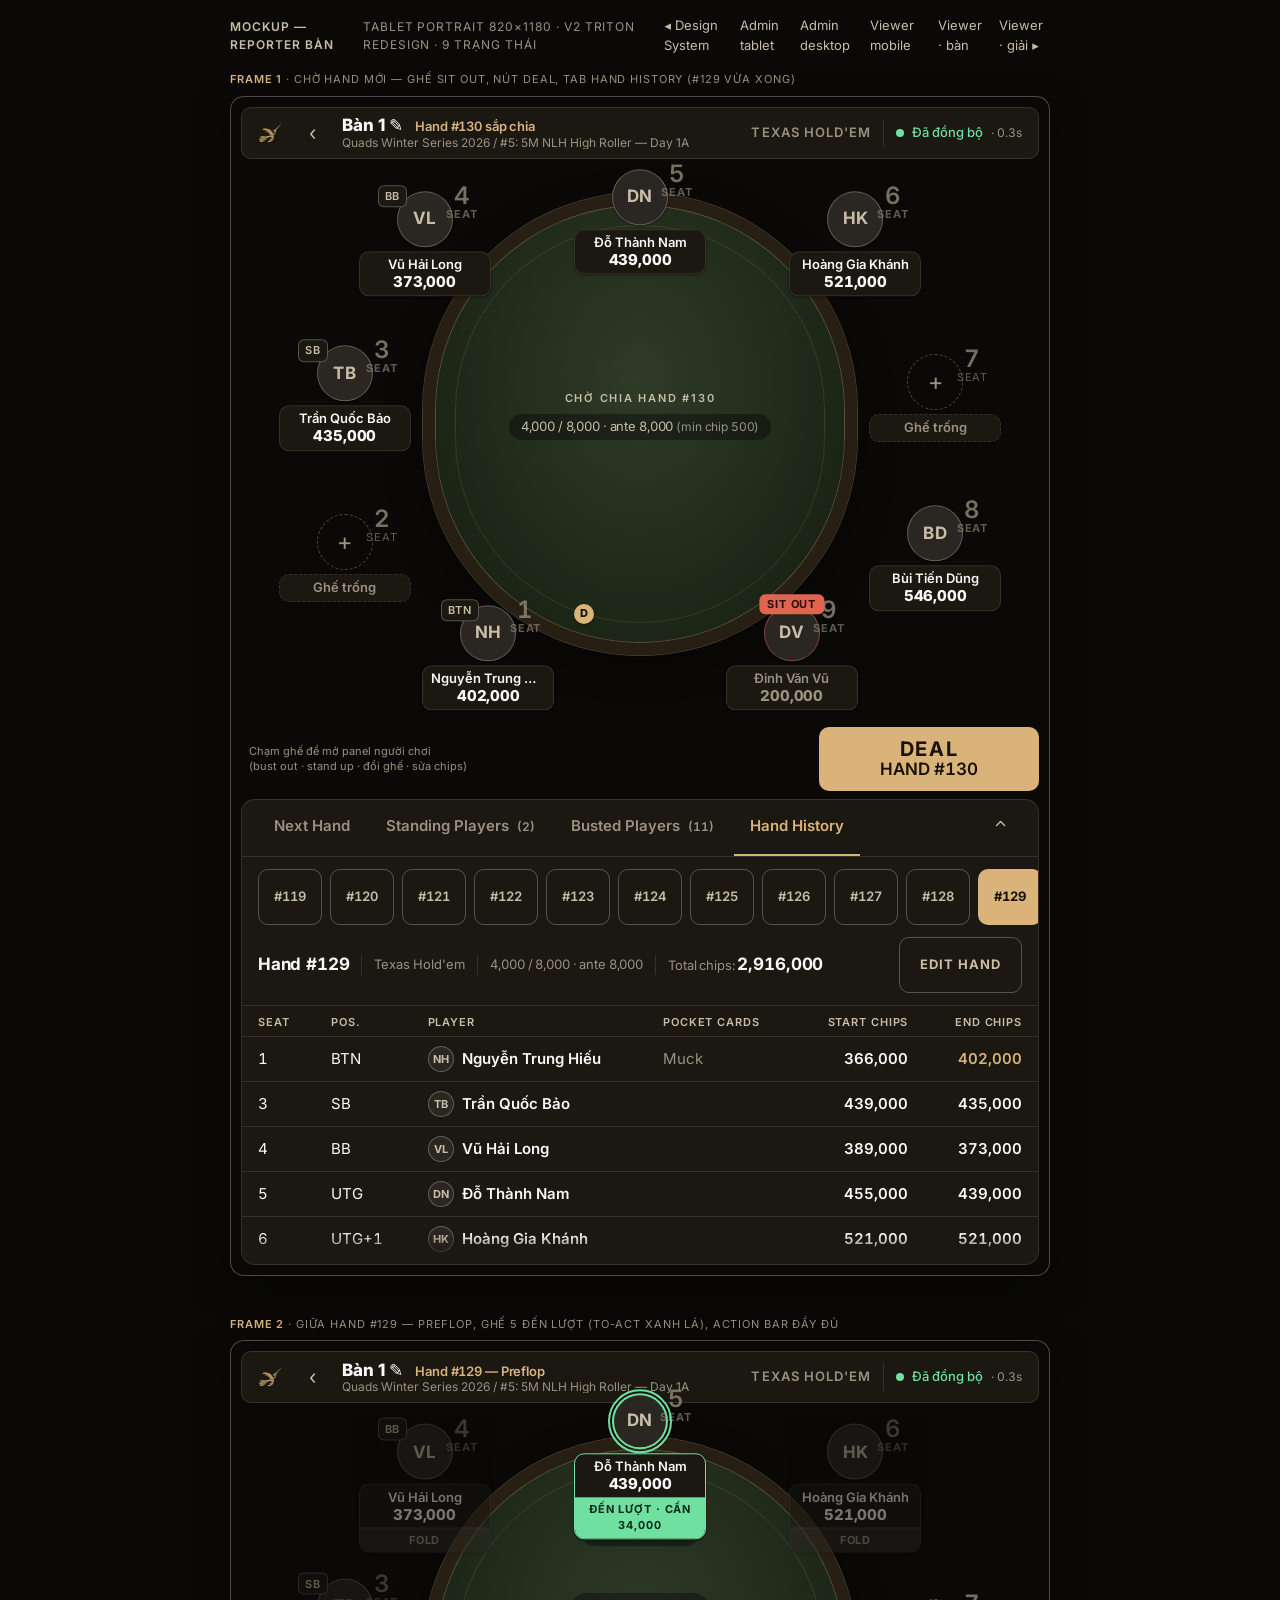
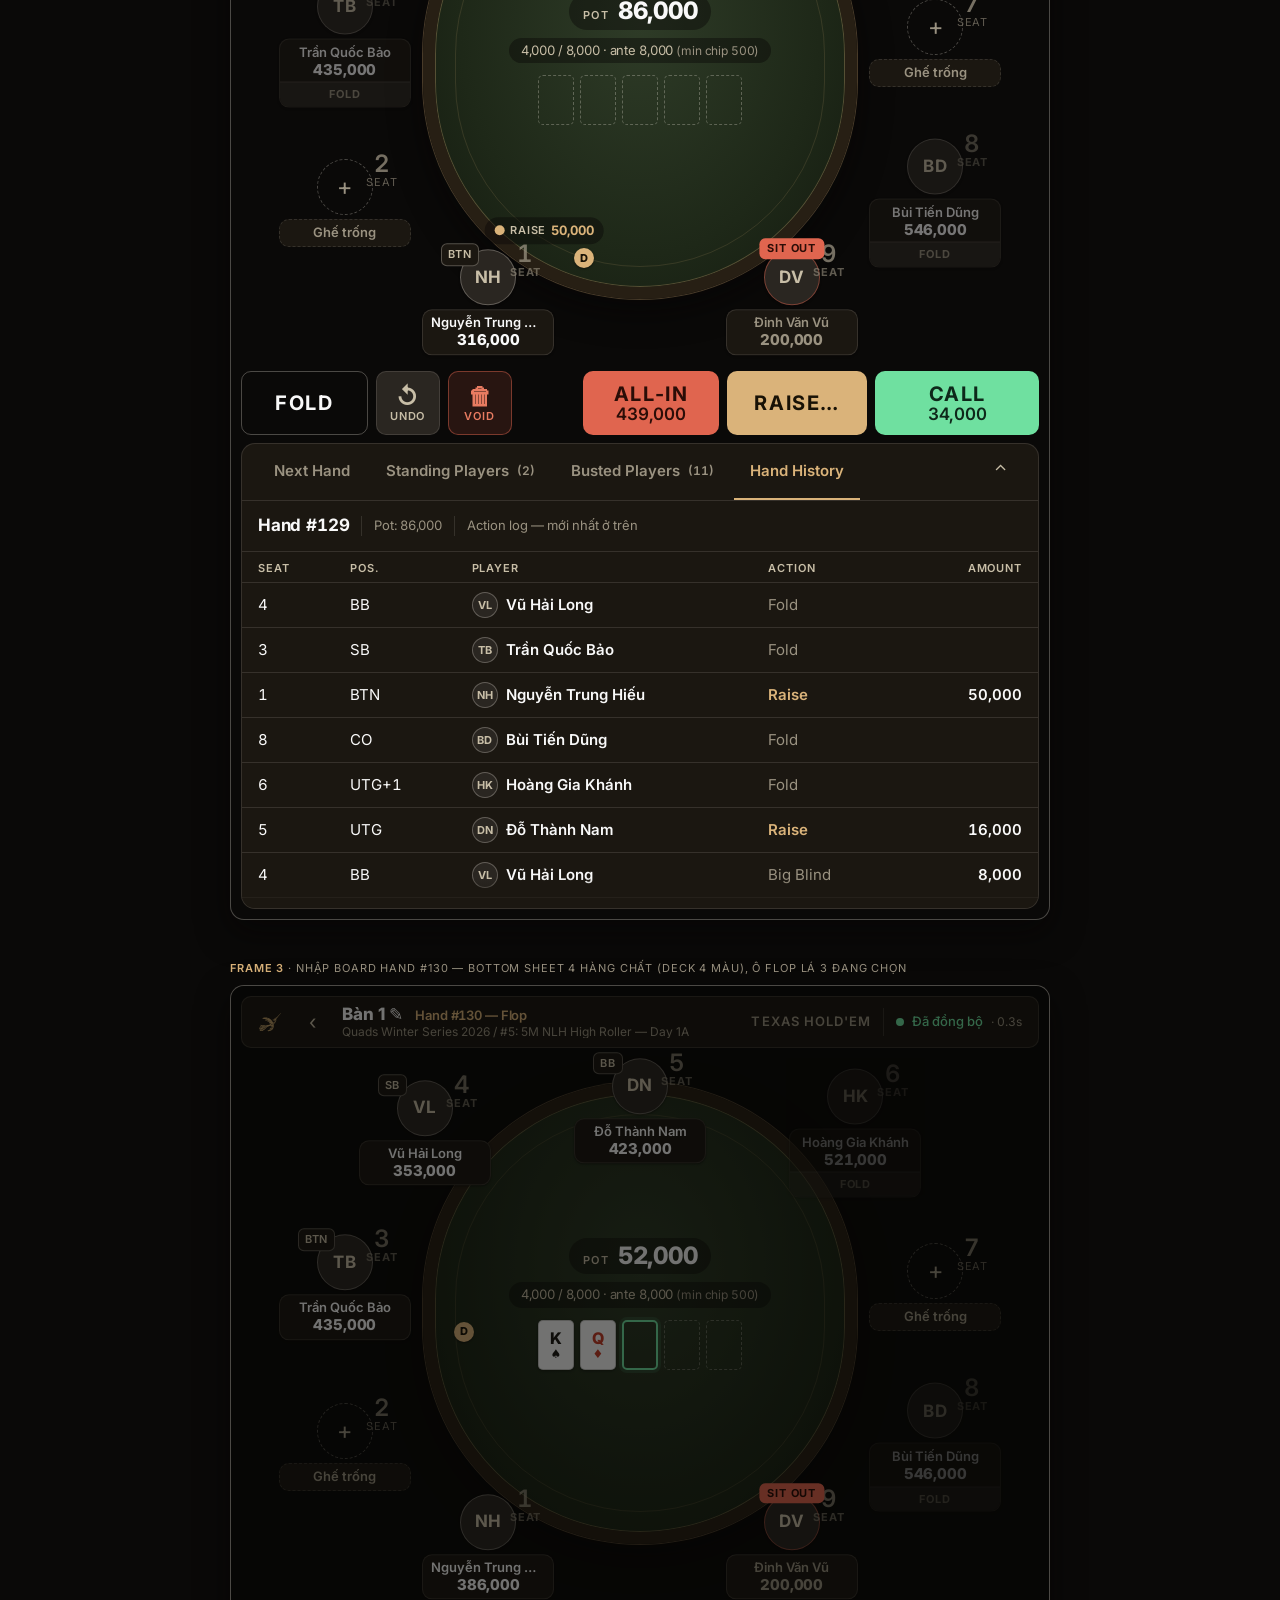
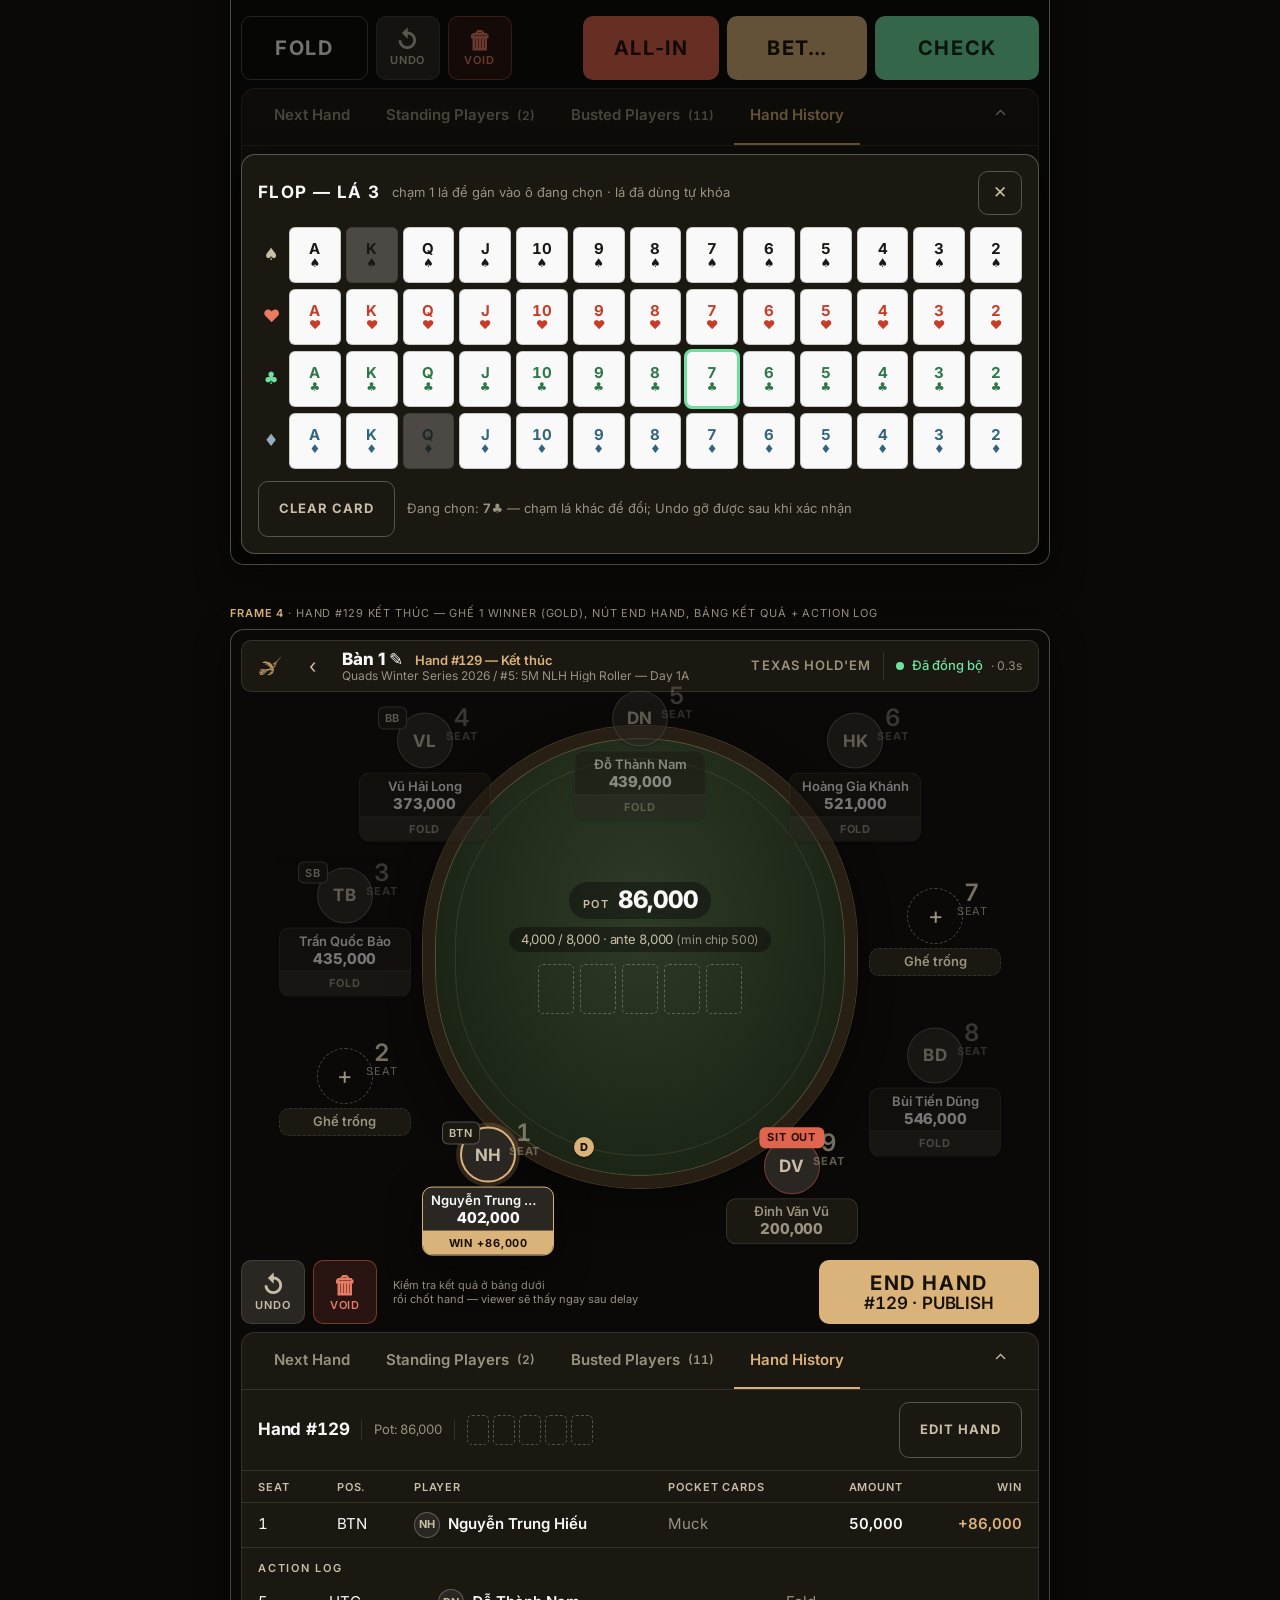
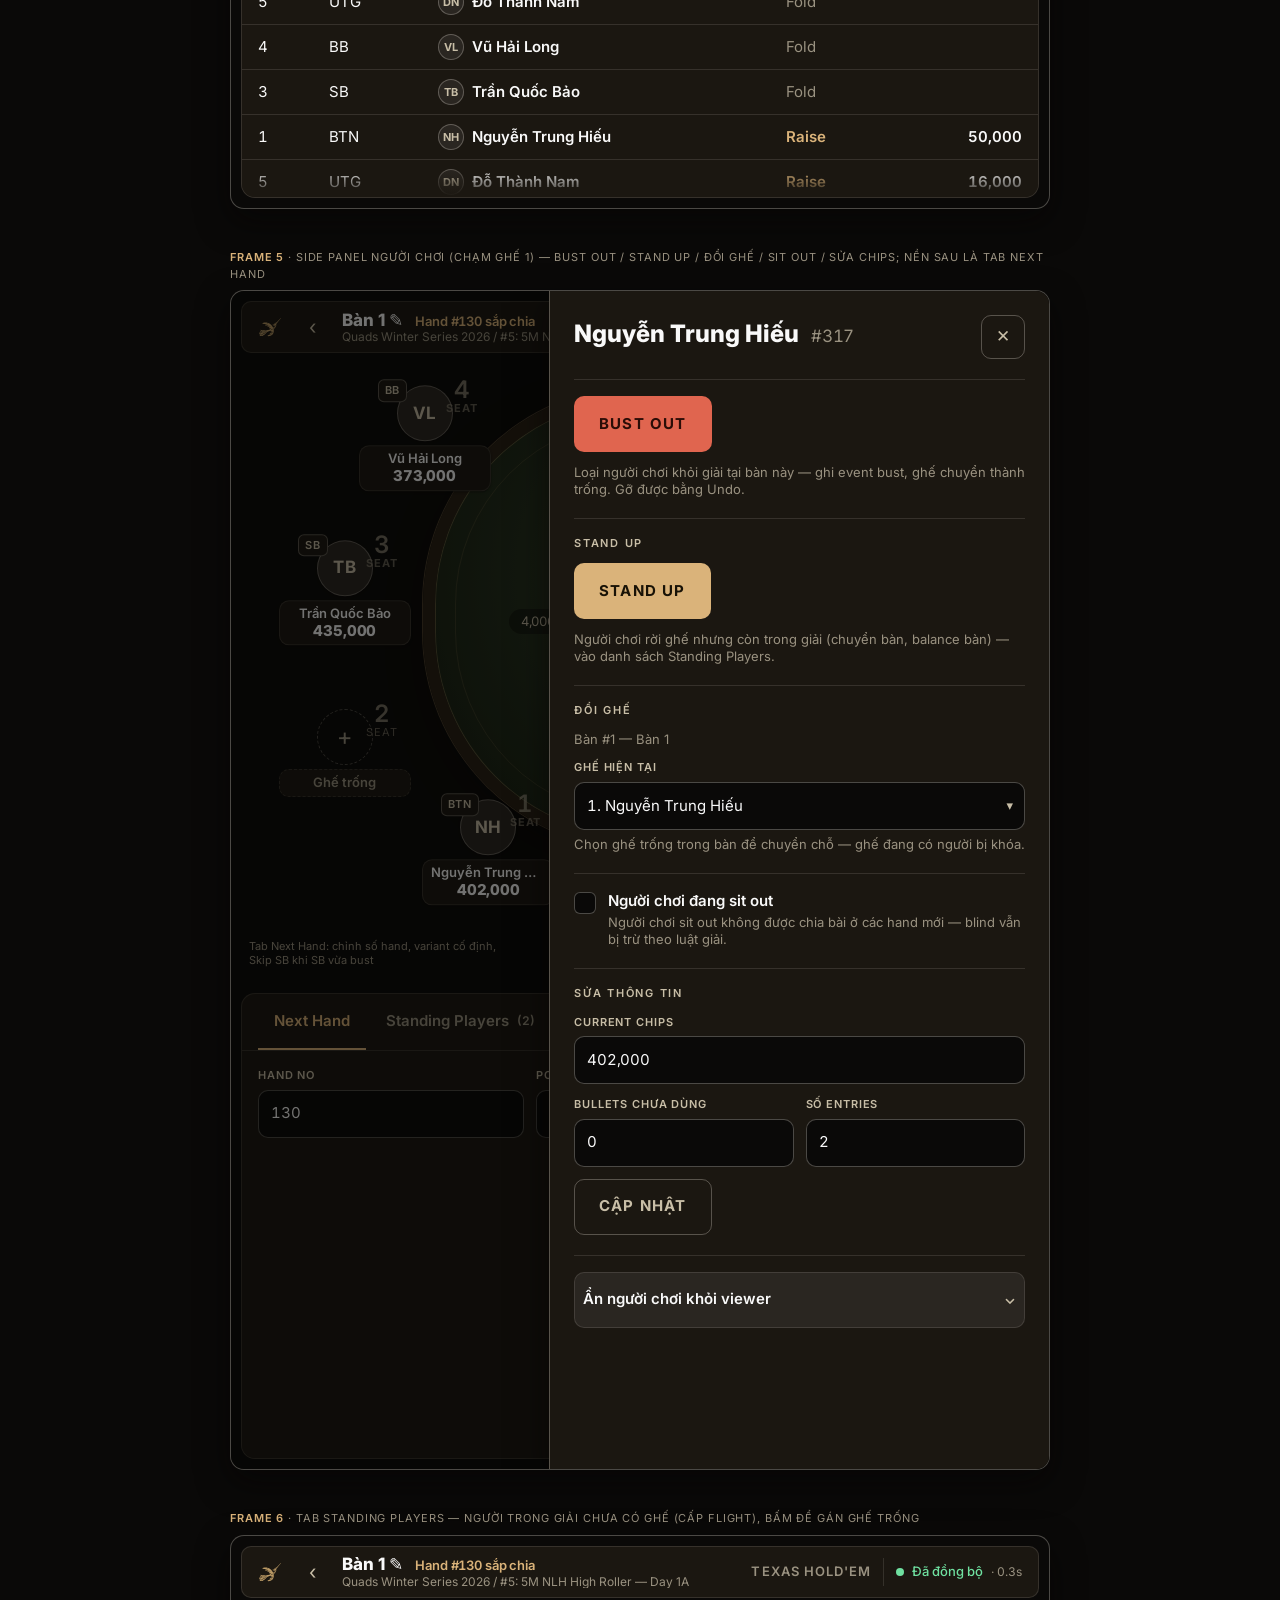
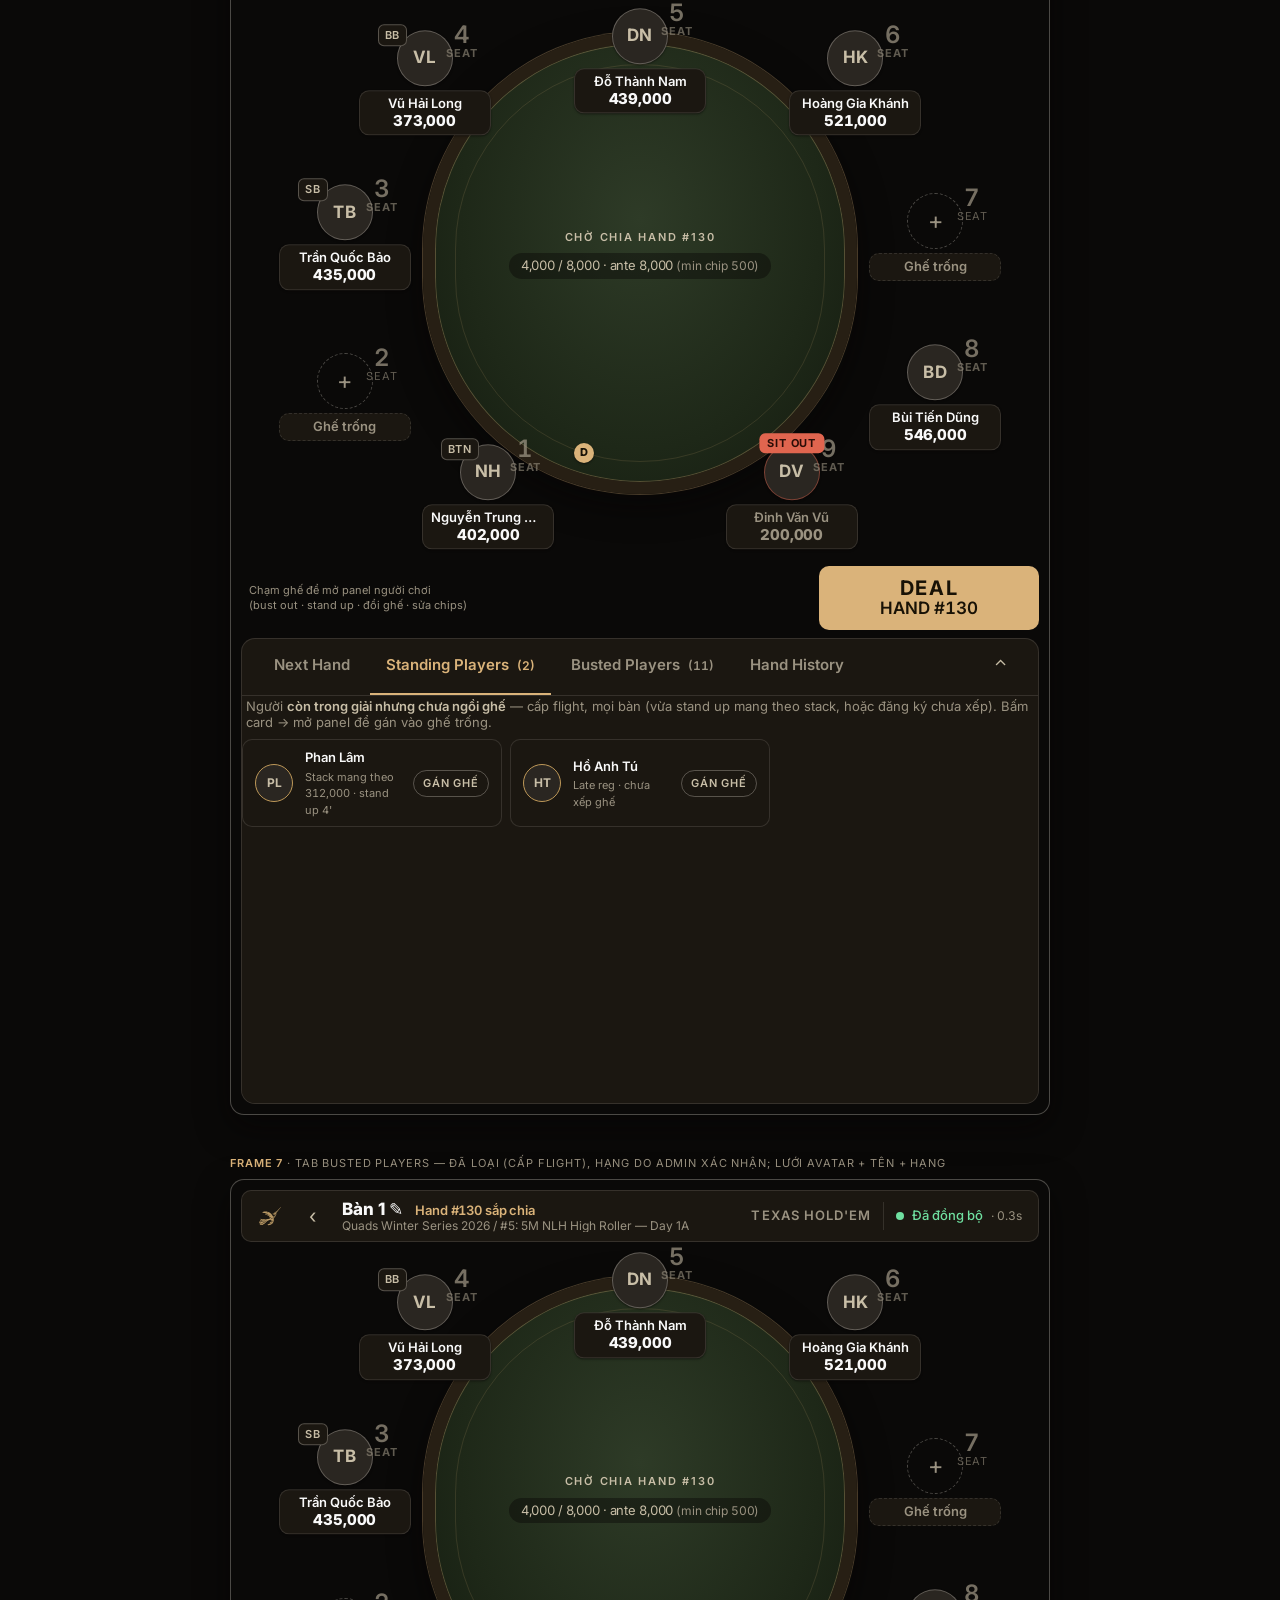
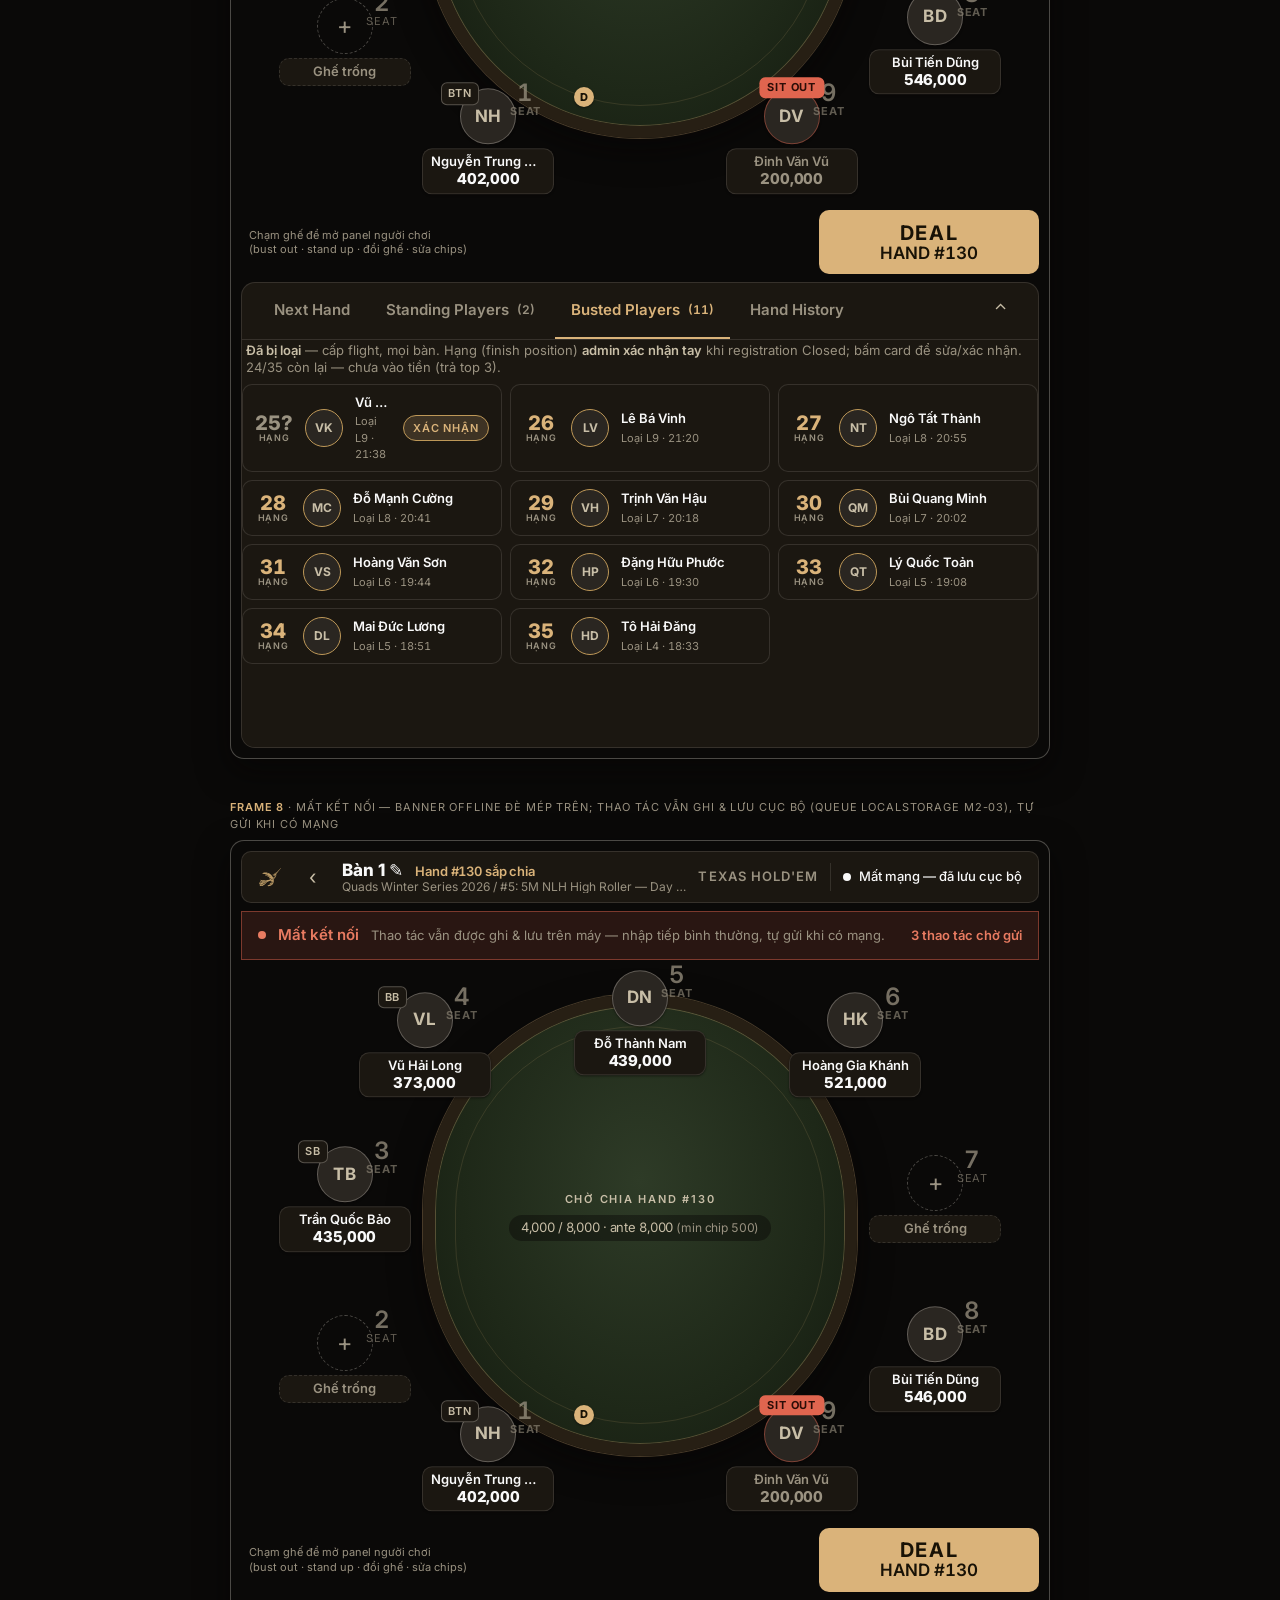
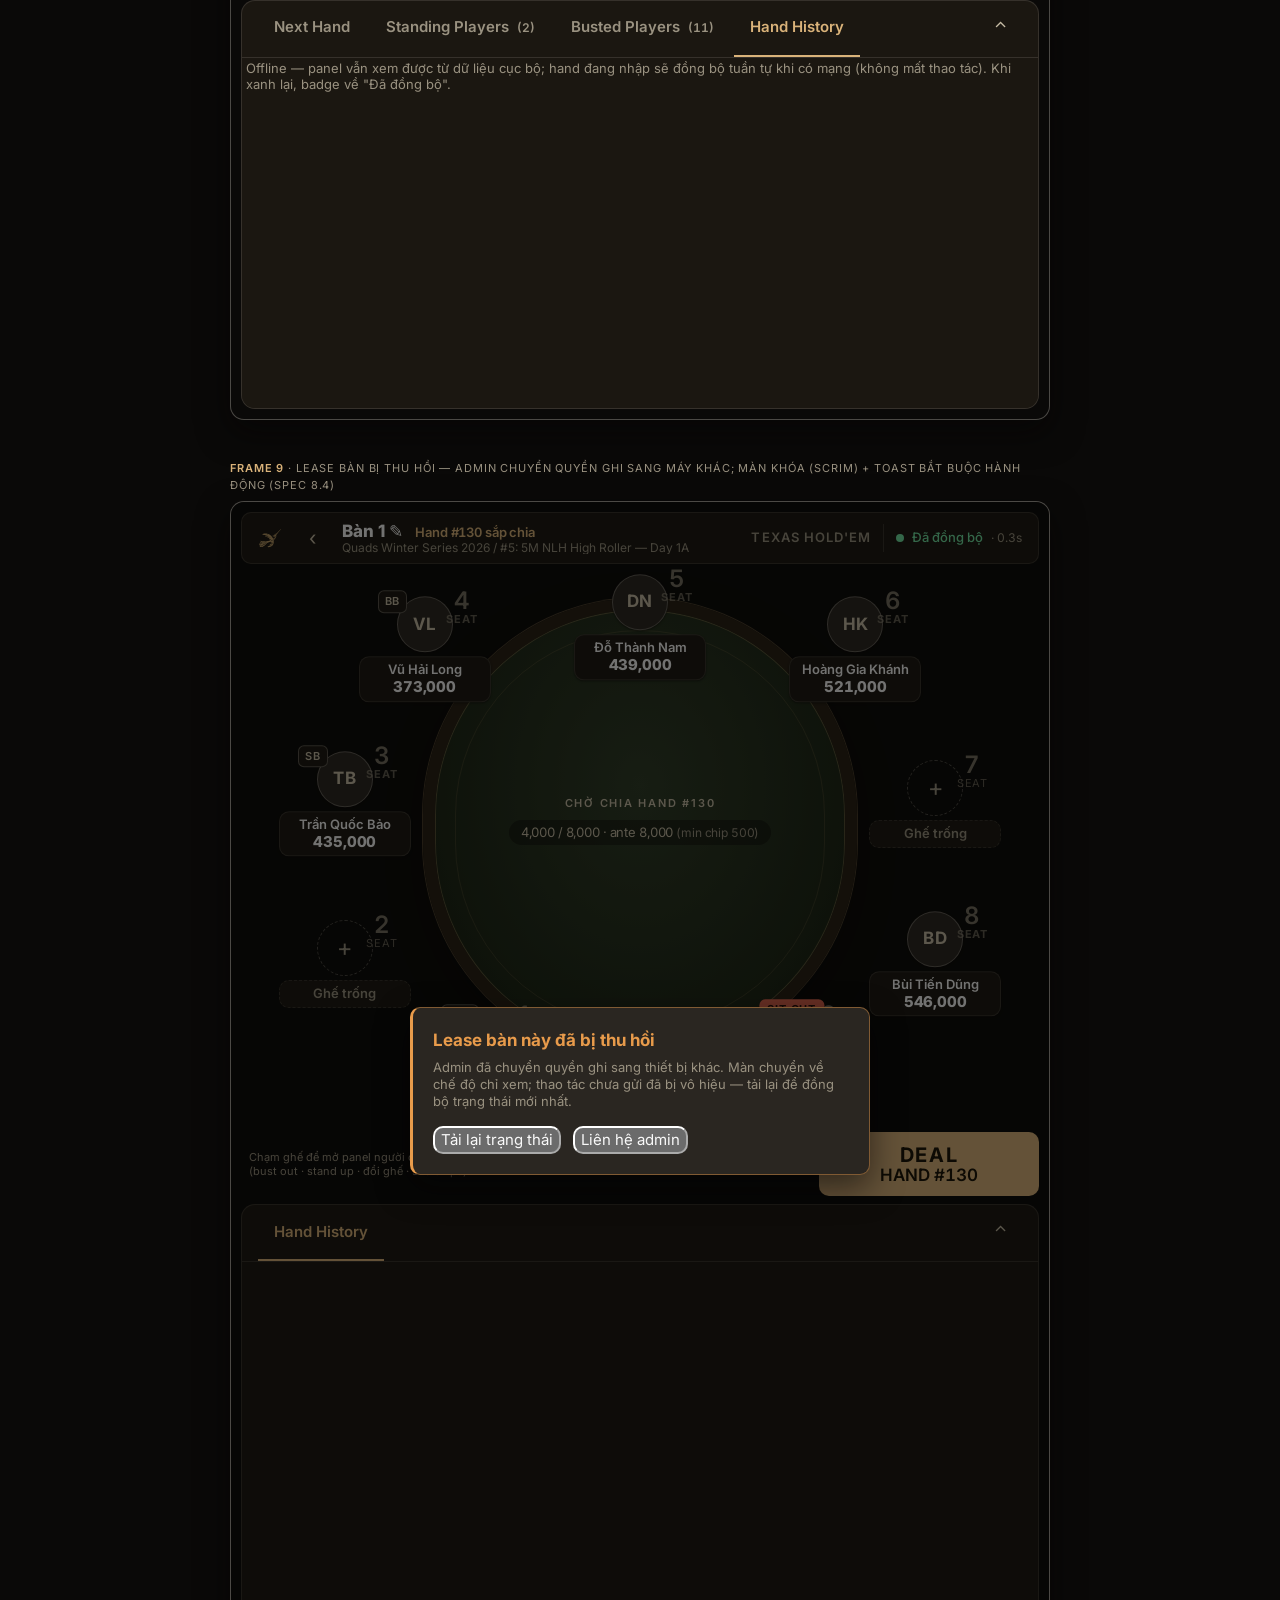
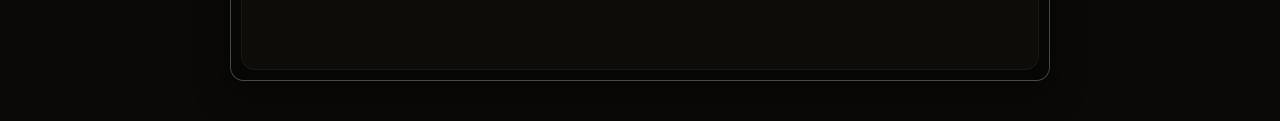
<file: design/mockup-logger.html>
<!DOCTYPE html>
<html lang="vi">
<head>
<meta charset="UTF-8">
<meta name="viewport" content="width=device-width, initial-scale=1">
<title>Quads Live — Mockup Reporter bàn (tablet portrait 820×1180)</title>
<link rel="preconnect" href="https://fonts.googleapis.com">
<link rel="preconnect" href="https://fonts.gstatic.com" crossorigin>
<link href="https://fonts.googleapis.com/css2?family=Inter:wght@400;500;600;700;800&display=swap" rel="stylesheet">
<link rel="stylesheet" href="tokens.css">
<style>
/* ============ STYLE RIÊNG MOCKUP REPORTER (v2 — Triton redesign) ============
   Bố cục + luồng thao tác theo Triton Poker Reporter (iPad portrait ~820px);
   màu giữ palette Quads: nền đen ấm, gold tiết chế, nỉ olive.
   Quy ước màu chức năng (Triton → Quads):
     ALL-IN = danger đặc · RAISE/BET + CTA (DEAL, END HAND) = gold đặc
     CALL/CHECK = success đặc · FOLD = outline trung tính
     to-act = success (xanh lá) · winner = gold · Sit out = danger.
   5 frame: 1 chờ DEAL + Hand History · 2 giữa hand + action bar ·
   3 card picker bottom sheet · 4 kết thúc hand + END HAND ·
   5 side panel người chơi. Demo: hand #129–#130, Quads Winter Series 2026. */

body {
  background:
    radial-gradient(1100px 500px at 50% -10%, var(--color-sheen), transparent 70%),
    var(--color-bg);
  min-height: 100vh;
  display: flex; flex-direction: column; align-items: center;
}

/* ---- chrome của trang mockup (ngoài khung tablet) ---- */
.mock-chrome {
  width: 100%; max-width: 820px;
  display: flex; align-items: center; gap: var(--sp-4);
  padding: var(--sp-4) 0;
  font-size: var(--fs-xs); color: var(--color-text-muted);
  text-transform: uppercase; letter-spacing: var(--ls-caps);
}
.mock-chrome b { color: var(--color-beige); font-weight: var(--fw-semi); }
.mock-chrome nav { margin-left: auto; display: flex; gap: var(--sp-4); text-transform: none; letter-spacing: 0; }
.mock-chrome a { font-size: var(--fs-sm); }

.frame-cap {
  width: 100%; max-width: 820px; margin-bottom: var(--sp-2);
  font-size: var(--fs-2xs); color: var(--color-text-muted);
  text-transform: uppercase; letter-spacing: var(--ls-caps);
}
.frame-cap b { color: var(--color-gold); font-weight: var(--fw-semi); }

/* ================= KHUNG TABLET PORTRAIT 820×1180 ================= */
.frame {
  width: 820px; height: 1180px; flex: none;
  position: relative;
  background: var(--color-bg);
  border: 1px solid var(--color-border-strong);
  box-shadow: var(--shadow-2);
  display: flex; flex-direction: column;
  gap: var(--sp-2); padding: 10px;
  margin-bottom: var(--sp-8);
  overflow: hidden;
}

/* ---------- Header reporter: breadcrumb + variant + sync ---------- */
.rp-head {
  height: 52px; flex: none;
  display: flex; align-items: center; gap: var(--sp-3);
  background: var(--color-surface-1); border: 1px solid var(--color-border);
  padding: 0 var(--sp-4);
}
.rp-back {
  width: 36px; height: 36px; flex: none;
  display: inline-flex; align-items: center; justify-content: center;
  background: transparent; border: 0; color: var(--color-beige); font-size: var(--fs-lg);
}
.rp-crumb { min-width: 0; line-height: var(--lh-tight); }
.rp-crumb b { font-size: var(--fs-md); font-weight: var(--fw-heavy); }
.rp-crumb b em { font-style: normal; color: var(--color-gold); font-weight: var(--fw-semi); font-size: var(--fs-sm); margin-left: var(--sp-2); }
.rp-crumb span { display: block; font-size: var(--fs-xs); color: var(--color-text-muted); margin-top: 1px; white-space: nowrap; overflow: hidden; text-overflow: ellipsis; }
.rp-variant {
  margin-left: auto; flex: none;
  font-size: var(--fs-sm); font-weight: var(--fw-semi); color: var(--color-text-muted);
  text-transform: uppercase; letter-spacing: var(--ls-caps);
}
.sync { display: inline-flex; align-items: center; gap: var(--sp-2); font-size: var(--fs-sm); font-weight: var(--fw-med); font-variant-numeric: tabular-nums; flex: none; }
.sync--ok { color: var(--color-success); }
.sync small { color: var(--color-text-muted); font-size: var(--fs-xs); font-weight: var(--fw-reg); }
.rp-head .vr { width: 1px; height: 28px; background: var(--color-border); flex: none; }

/* ================= BÀN OVAL DỌC — 9 ghế quanh racetrack ================= */
.rtable { position: relative; height: 552px; flex: none; }
.rt-felt {
  position: absolute; inset: 26px 182px 64px;
  border-radius: var(--radius-full);
  background: radial-gradient(ellipse at 50% 40%, var(--felt-hi), var(--felt) 62%, var(--felt-deep) 100%);
  border: 12px solid var(--rail);
  box-shadow:
    0 0 0 1px var(--rail-edge),
    inset 0 0 0 1px var(--rail-edge),
    var(--shadow-2);
}
.rt-felt::before {
  content: ""; position: absolute; inset: 20px;
  border: 1px solid var(--felt-line); border-radius: var(--radius-full);
}

/* --- trung tâm bàn: pot + blinds + board 5 slot --- */
.rt-center {
  position: absolute; left: 50%; top: 45%; transform: translate(-50%, -50%);
  width: 320px; z-index: 1;
  display: flex; flex-direction: column; align-items: center; gap: var(--sp-2);
  text-align: center;
}
.rt-pot {
  display: inline-flex; align-items: baseline; gap: var(--sp-2);
  background: var(--felt-pill); border-radius: var(--radius-full);
  padding: 5px 14px; line-height: var(--lh-tight);
}
.rt-pot .lbl { font-size: var(--fs-2xs); font-weight: var(--fw-semi); color: var(--color-beige); text-transform: uppercase; letter-spacing: var(--ls-wide); }
.rt-pot b { font-size: var(--fs-xl); font-weight: var(--fw-heavy); font-variant-numeric: tabular-nums; letter-spacing: var(--ls-num); }
.rt-blinds {
  font-size: var(--fs-sm); color: var(--color-beige); font-variant-numeric: tabular-nums;
  background: var(--felt-pill); border-radius: var(--radius-full); padding: 3px 12px;
}
.rt-blinds small { font-size: var(--fs-xs); color: var(--color-text-muted); }
.rt-board { display: flex; gap: 6px; margin-top: var(--sp-1); }
.rt-note { font-size: var(--fs-2xs); font-weight: var(--fw-semi); color: var(--color-beige); text-transform: uppercase; letter-spacing: var(--ls-wide); }

/* ---------- Lá bài ---------- */
.pcard {
  position: relative; display: inline-flex; flex-direction: column; align-items: center; justify-content: center;
  width: var(--card-w-md); height: var(--card-h-md); flex: none;
  background: var(--card-face); color: var(--card-black);
  border-radius: var(--radius-card);
  box-shadow: inset 0 0 0 1px var(--card-face-edge), var(--shadow-card);
}
.pcard b { font-size: 16px; line-height: 1; font-weight: var(--fw-heavy); letter-spacing: -0.02em; }
.pcard i { font-style: normal; font-size: 12px; line-height: 1; margin-top: 2px; }
.pcard--red { color: var(--card-red); }
.pcard--sm { width: var(--card-w-sm); height: var(--card-h-sm); flex-direction: row; gap: 1px; }
.pcard--sm b { font-size: 11px; } .pcard--sm i { font-size: 10px; margin-top: 0; }
.pcard--slot { background: transparent; border: 1px dashed var(--color-border-strong); box-shadow: none; }
.pcard--picking { border: 2px solid var(--seat-toact); box-shadow: 0 0 0 3px var(--seat-toact-soft); }

/* ---------- Ghế quanh bàn ---------- */
.rseat {
  position: absolute; transform: translate(-50%, -50%);
  width: 132px; z-index: 2;
  display: flex; flex-direction: column; align-items: center; gap: 4px;
}
.rseat-ava {
  position: relative; width: 56px; height: 56px; flex: none;
  border-radius: var(--radius-full);
  background: var(--color-surface-2); border: 1px solid var(--color-border-strong);
  display: flex; align-items: center; justify-content: center;
  font-size: var(--fs-md); font-weight: var(--fw-bold); color: var(--color-beige);
  letter-spacing: 0.02em;
  box-shadow: var(--shadow-1);
}
.rseat-no {
  position: absolute; top: -8px; right: -26px;
  display: flex; flex-direction: column; align-items: center; line-height: 1;
  color: var(--color-text-muted);
}
.rseat-no b { font-size: var(--fs-xl); font-weight: var(--fw-semi); font-variant-numeric: tabular-nums; opacity: 0.75; }
.rseat-no small { font-size: var(--fs-2xs); letter-spacing: var(--ls-caps); text-transform: uppercase; opacity: 0.6; margin-top: 1px; }
.rseat-plate {
  width: 100%;
  background: var(--color-surface-1); border: 1px solid var(--color-border);
  border-radius: var(--radius-md); overflow: hidden;
  padding: 4px 8px 5px; text-align: center;
  display: flex; flex-direction: column; gap: 1px;
  box-shadow: var(--shadow-1);
}
.rseat-name { font-size: var(--fs-sm); font-weight: var(--fw-semi); line-height: var(--lh-snug); white-space: nowrap; overflow: hidden; text-overflow: ellipsis; }
.rseat-stack { font-size: var(--fs-base); font-weight: var(--fw-heavy); line-height: var(--lh-tight); font-variant-numeric: tabular-nums; letter-spacing: var(--ls-num); }
.rseat-bar {
  margin: 3px -8px -5px; padding: 3px 4px 4px;
  font-size: var(--fs-2xs); font-weight: var(--fw-bold); text-transform: uppercase; letter-spacing: var(--ls-caps);
  font-variant-numeric: tabular-nums;
  background: var(--color-surface-2); color: var(--color-text-muted);
  border-top: 1px solid var(--color-border);
}
/* pos badge SB/BB cạnh avatar; chấm D đặt trên nỉ */
.pos {
  display: inline-flex; align-items: center; flex: none;
  font-size: var(--fs-2xs); font-weight: var(--fw-semi); letter-spacing: var(--ls-caps);
  color: var(--color-beige); border: 1px solid var(--color-border-strong); border-radius: var(--radius-sm);
  padding: 2px 6px; text-transform: uppercase;
}
.rseat .pos { position: absolute; top: -7px; left: -20px; z-index: 4; background: var(--color-surface-1); }
.dbtn {
  width: 20px; height: 20px; border-radius: 50%; flex: none; /* nút dealer — vật thể tròn thật */
  background: var(--color-gold); color: var(--color-ink-on-gold);
  font-size: 11px; font-weight: var(--fw-heavy);
  display: inline-flex; align-items: center; justify-content: center;
}
.rt-d { position: absolute; transform: translate(-50%, -50%); z-index: 1; box-shadow: var(--shadow-1); }

/* trạng thái ghế — token mục 16 tokens.css */
.rseat--fold { opacity: 0.45; }
.rseat--toact .rseat-ava { border: 2px solid var(--seat-toact); }
.rseat--toact .rseat-ava::after {
  content: ""; position: absolute; inset: -6px;
  border: 2px solid var(--seat-toact); border-radius: var(--radius-full);
  animation: pulse 1.4s ease-in-out infinite;
}
.rseat--toact .rseat-bar { background: var(--seat-toact); color: var(--color-ink-on-success); border-top-color: transparent; }
.rseat--toact .rseat-plate { border-color: var(--seat-toact); }
.rseat--winner { z-index: 3; }
.rseat--winner .rseat-ava { border: 2px solid var(--seat-winner); box-shadow: 0 0 0 4px var(--seat-winner-soft), var(--shadow-1); }
.rseat--winner .rseat-plate { border-color: var(--seat-winner); background: var(--color-surface-2); box-shadow: var(--shadow-2); }
.rseat--winner .rseat-bar { background: var(--seat-winner); color: var(--color-ink-on-gold); border-top-color: transparent; }
.rs-flag {
  position: absolute; top: -12px; left: 50%; transform: translateX(-50%); z-index: 4;
  font-size: var(--fs-2xs); font-weight: var(--fw-bold); text-transform: uppercase; letter-spacing: var(--ls-caps);
  background: var(--seat-satout); color: var(--color-ink-on-danger);
  padding: 2px 8px; border-radius: var(--radius-sm); white-space: nowrap;
}
.rseat--satout .rseat-ava { border-color: var(--color-danger-line); }
.rseat--satout .rseat-name, .rseat--satout .rseat-stack { color: var(--color-text-muted); }
.rseat--empty .rseat-ava {
  background: transparent; border: 1px dashed var(--seat-empty-line); box-shadow: none;
  color: var(--color-text-muted); font-size: var(--fs-xl); font-weight: var(--fw-reg);
}
.rseat--empty .rseat-plate { border-style: dashed; box-shadow: none; }
.rseat--empty .rseat-name { color: var(--color-text-muted); }

/* --- chip action trên nỉ (bet/raise của ghế) --- */
.rbet {
  position: absolute; transform: translate(-50%, -50%); z-index: 1;
  display: inline-flex; align-items: center; gap: 5px;
  background: var(--felt-pill); border-radius: var(--radius-full);
  padding: 4px 10px;
  font-size: var(--fs-sm); font-weight: var(--fw-bold); color: var(--color-gold);
  font-variant-numeric: tabular-nums; letter-spacing: var(--ls-num);
}
.rbet .dot { width: 10px; height: 10px; }
.rbet small { font-size: var(--fs-2xs); font-weight: var(--fw-semi); color: var(--color-beige); text-transform: uppercase; letter-spacing: var(--ls-caps); }

/* --- vị trí 9 ghế quanh bàn — NEO THEO GHẾ VẬT LÝ, mọi frame như nhau --- */
.rs-1 { left: 31%; top: 89%; }
.rs-2 { left: 13%; top: 71%; }
.rs-3 { left: 13%; top: 42%; }
.rs-4 { left: 23%; top: 14%; }
.rs-5 { left: 50%; top: 10%; }
.rs-6 { left: 77%; top: 14%; }
.rs-7 { left: 87%; top: 42%; }
.rs-8 { left: 87%; top: 71%; }
.rs-9 { left: 69%; top: 89%; }
/* chip action của ghế N — phía trước ghế, hướng vào tâm */
.rb-1 { left: 38%; top: 76%; }
.rb-3 { left: 28%; top: 44%; }
.rb-4 { left: 33%; top: 24%; }
.rb-5 { left: 50%; top: 22%; }
.rb-6 { left: 67%; top: 24%; }
.rb-8 { left: 72%; top: 66%; }
/* chấm dealer cạnh ghế giữ button */
/* nút dealer D — 1 offset cho mỗi ghế, dịch từ ghế vào phía felt (đối xứng qua trục x=50%) */
.rtd-1 { left: 43%; top: 81%; }
.rtd-2 { left: 26%; top: 66%; }
.rtd-3 { left: 28%; top: 50%; }
.rtd-4 { left: 33%; top: 26%; }
.rtd-5 { left: 50%; top: 24%; }
.rtd-6 { left: 67%; top: 26%; }
.rtd-7 { left: 72%; top: 50%; }
.rtd-8 { left: 74%; top: 66%; }
.rtd-9 { left: 57%; top: 81%; }

/* ================= ACTION BAR — bấm liên tục, tap ≥ --tap-lg ================= */
.abar { height: var(--tap-lg); flex: none; display: flex; gap: var(--sp-2); align-items: stretch; }
.ab {
  display: inline-flex; flex-direction: column; align-items: center; justify-content: center; gap: 2px;
  min-height: var(--tap-lg); padding: 0 var(--sp-4);
  font-size: var(--fs-lg); font-weight: var(--fw-bold); line-height: 1;
  text-transform: uppercase; letter-spacing: var(--ls-caps);
  border: 1px solid transparent;
  transition: background var(--t-fast), border-color var(--t-fast), filter var(--t-fast);
}
.ab span { font-size: var(--fs-md); font-weight: var(--fw-semi); font-variant-numeric: tabular-nums; letter-spacing: var(--ls-num); }
.ab:active { transform: translateY(1px); }
.ab--fold { flex: 1; background: transparent; border-color: var(--color-border-strong); color: var(--color-text); }
.ab--fold:hover { background: var(--color-overlay); border-color: var(--color-beige); }
.ab--icon {
  width: var(--tap-lg); flex: none; padding: 0;
  background: var(--color-surface-2); border-color: var(--color-border); color: var(--color-beige);
  font-size: var(--fs-xl); text-transform: none; letter-spacing: 0;
}
.ab--icon small { font-size: var(--fs-2xs); font-weight: var(--fw-semi); text-transform: uppercase; letter-spacing: var(--ls-caps); }
.ab--icon:hover { background: var(--color-surface-3); border-color: var(--color-border-strong); }
.ab--void { color: var(--color-danger-text); border-color: var(--color-danger-line); background: var(--color-danger-soft); }
.ab--void:hover { border-color: var(--color-danger); background: var(--color-danger-soft); }
.ab--allin { flex: 1.1; background: var(--color-danger); color: var(--color-ink-on-danger); }
.ab--allin:hover { background: var(--color-danger-bright); }
.ab--allin:active { background: var(--color-danger-deep); }
.ab--raise { flex: 1.15; background: var(--color-gold); color: var(--color-ink-on-gold); }
.ab--raise:hover { background: var(--color-gold-bright); }
.ab--raise:active { background: var(--color-gold-deep); }
.ab--call { flex: 1.4; background: var(--color-success); color: var(--color-ink-on-success); }
.ab--call:hover { background: var(--color-success-bright); }
.ab--call:active { background: var(--color-success-deep); }
.ab--cta { flex: none; min-width: 220px; background: var(--color-gold); color: var(--color-ink-on-gold); }
.ab--cta:hover { background: var(--color-gold-bright); }
.ab--cta:active { background: var(--color-gold-deep); }
.ab-spacer { flex: 0.6; }
.ab-hint {
  flex: 1; display: flex; flex-direction: column; justify-content: center;
  font-size: var(--fs-2xs); color: var(--color-text-muted); line-height: var(--lh-snug);
  padding-left: var(--sp-2);
}

/* ================= PANEL DƯỚI: TAB + BẢNG ================= */
.rpanel {
  flex: 1; min-height: 0;
  display: flex; flex-direction: column;
  background: var(--color-surface-1); border: 1px solid var(--color-border);
  overflow: hidden;
}
.rtabs { flex: none; display: flex; align-items: stretch; gap: var(--sp-1); padding: 0 var(--sp-4); border-bottom: 1px solid var(--color-border); }
.rtab {
  min-height: var(--tap-min); padding: 0 var(--sp-4);
  display: inline-flex; align-items: center; gap: var(--sp-2);
  background: transparent; border: 0; border-bottom: 2px solid transparent; border-radius: 0;
  font-size: var(--fs-base); font-weight: var(--fw-semi); color: var(--color-text-muted);
}
.rtab small { font-size: var(--fs-xs); font-variant-numeric: tabular-nums; }
.rtab:hover { color: var(--color-beige); }
.rtab--active { color: var(--color-gold); border-bottom-color: var(--color-gold); }
.rtab-collapse { margin-left: auto; align-self: center; width: 44px; height: 44px; display: inline-flex; align-items: center; justify-content: center; background: transparent; border: 0; color: var(--color-beige); font-size: var(--fs-md); }
.rp-body { flex: 1; min-height: 0; position: relative; overflow: hidden; display: flex; flex-direction: column; }
.rp-body::after {
  content: ""; position: absolute; left: 0; right: 0; bottom: 0; height: 30px;
  background: linear-gradient(to bottom, transparent, var(--color-surface-1));
  pointer-events: none;
}

/* hàng meta hand: tiêu đề + board + tổng chip + EDIT HAND */
.rmeta {
  flex: none; display: flex; align-items: center; gap: var(--sp-3);
  padding: var(--sp-3) var(--sp-4); border-bottom: 1px solid var(--color-border);
  font-size: var(--fs-sm); color: var(--color-text-muted); font-variant-numeric: tabular-nums;
  flex-wrap: wrap;
}
.rmeta b { font-size: var(--fs-md); font-weight: var(--fw-bold); color: var(--color-text); }
.rmeta .vr { width: 1px; height: 20px; background: var(--color-border); }
.rmeta .cards { display: flex; gap: 4px; }
.rbtn-edit {
  margin-left: auto; min-height: var(--tap-min); padding: 0 var(--sp-5);
  display: inline-flex; align-items: center; gap: var(--sp-2);
  background: transparent; border: 1px solid var(--color-border-strong); color: var(--color-beige);
  font-size: var(--fs-sm); font-weight: var(--fw-bold); text-transform: uppercase; letter-spacing: var(--ls-caps);
}
.rbtn-edit:hover { background: var(--color-overlay); color: var(--color-text); border-color: var(--color-beige); }

/* dải chip số hand */
.hstrip { flex: none; display: flex; gap: var(--sp-2); padding: var(--sp-3) var(--sp-4) 0; overflow: hidden; }
.hchip {
  min-width: 64px; min-height: var(--tap-min);
  display: inline-flex; align-items: center; justify-content: center;
  background: transparent; border: 1px solid var(--color-border-strong); color: var(--color-beige);
  font-size: var(--fs-sm); font-weight: var(--fw-semi); font-variant-numeric: tabular-nums;
}
.hchip:hover { background: var(--color-overlay); border-color: var(--color-beige); }
.hchip--active { background: var(--color-gold); border-color: transparent; color: var(--color-ink-on-gold); font-weight: var(--fw-bold); }

/* bảng dữ liệu (kết quả + action log) */
.tbl { width: 100%; border-collapse: collapse; }
.tbl th {
  font-size: var(--fs-2xs); font-weight: var(--fw-semi); color: var(--color-beige);
  text-transform: uppercase; letter-spacing: var(--ls-caps); text-align: left;
  padding: 8px var(--sp-4) 6px; border-bottom: 1px solid var(--color-border);
  white-space: nowrap;
}
.tbl td {
  font-size: var(--fs-base); padding: 9px var(--sp-4);
  border-bottom: 1px solid var(--color-border);
  font-variant-numeric: tabular-nums; vertical-align: middle;
}
.tbl .num { text-align: right; font-weight: var(--fw-semi); }
.tbl .nm { font-weight: var(--fw-semi); display: inline-flex; align-items: center; gap: var(--sp-2); }
.tbl .cards { display: inline-flex; gap: 3px; vertical-align: -4px; }
.mini-ava {
  width: 26px; height: 26px; border-radius: var(--radius-full); flex: none;
  background: var(--color-surface-2); border: 1px solid var(--color-border-strong);
  display: inline-flex; align-items: center; justify-content: center;
  font-size: var(--fs-2xs); font-weight: var(--fw-bold); color: var(--color-beige);
}
.win-amt { color: var(--color-gold); font-weight: var(--fw-bold); }
.act--fold, .act--post, .act--check { color: var(--color-text-muted); }
.act--call { color: var(--color-beige); }
.act--bet, .act--raise { color: var(--color-gold); font-weight: var(--fw-semi); }
.act--allin { color: var(--color-danger-text); font-weight: var(--fw-bold); }
.sect-cap {
  padding: var(--sp-3) var(--sp-4) 4px;
  font-size: var(--fs-2xs); font-weight: var(--fw-semi); color: var(--color-beige);
  text-transform: uppercase; letter-spacing: var(--ls-wide);
}

/* ================= CARD PICKER — BOTTOM SHEET ================= */
.sheet {
  position: absolute; left: 10px; right: 10px; bottom: 10px; z-index: 20;
  background: var(--color-surface-1); border: 1px solid var(--color-border-strong);
  box-shadow: var(--shadow-2);
  display: flex; flex-direction: column; gap: var(--sp-3);
  padding: var(--sp-4);
}
.sheet-head { display: flex; align-items: center; gap: var(--sp-3); }
.sheet-head b { font-size: var(--fs-md); font-weight: var(--fw-bold); text-transform: uppercase; letter-spacing: var(--ls-caps); }
.sheet-head span { font-size: var(--fs-sm); color: var(--color-text-muted); }
.sheet-x {
  margin-left: auto; width: 44px; height: 44px;
  display: inline-flex; align-items: center; justify-content: center;
  background: transparent; border: 1px solid var(--color-border-strong); color: var(--color-beige);
  font-size: var(--fs-md);
}
.sheet-x:hover { background: var(--color-overlay); color: var(--color-text); }
/* lưới 52 lá — 4 hàng theo chất, A → 2; deck 4 màu (tokens.css mục 14) */
.pgrid { display: flex; flex-direction: column; gap: 6px; }
.prow { display: flex; gap: 5px; align-items: center; }
.prow .suit { width: 26px; text-align: center; font-size: var(--fs-md); flex: none; }
.pbtn {
  flex: 1; height: var(--tap-min); min-width: 0;
  display: inline-flex; flex-direction: column; align-items: center; justify-content: center; gap: 1px;
  background: var(--card-face);
  border: 1px solid var(--card-face-edge); border-radius: var(--radius-sm);
  font-size: var(--fs-base); font-weight: var(--fw-bold); font-variant-numeric: tabular-nums;
  line-height: 1; padding: 0;
}
.pbtn i { font-style: normal; font-size: var(--fs-xs); }
.suit--s, .prow--s .pbtn { color: var(--card-black); }
.suit--h, .prow--h .pbtn { color: var(--card-red); }
.suit--c, .prow--c .pbtn { color: var(--card-green); }
.suit--d, .prow--d .pbtn { color: var(--card-blue); }
.prow .suit--s { color: var(--color-beige); }
.prow .suit--h { color: var(--color-danger-text); }
.prow .suit--c { color: var(--color-success); }
.prow .suit--d { color: var(--color-info); }
.pbtn--used { opacity: 0.22; pointer-events: none; }
.pbtn--sel { outline: 3px solid var(--seat-toact); outline-offset: -1px; }
.sheet-foot { display: flex; align-items: center; gap: var(--sp-3); }
.sheet-clear {
  min-height: var(--tap-min); padding: 0 var(--sp-5);
  display: inline-flex; align-items: center; gap: var(--sp-2);
  background: transparent; border: 1px solid var(--color-border-strong); color: var(--color-beige);
  font-size: var(--fs-sm); font-weight: var(--fw-bold); text-transform: uppercase; letter-spacing: var(--ls-caps);
}
.sheet-clear:hover { background: var(--color-overlay); color: var(--color-text); }
.sheet-foot .hint { font-size: var(--fs-sm); color: var(--color-text-muted); }
.scrim { position: absolute; inset: 0; z-index: 15; background: var(--color-scrim); }

/* ================= SIDE PANEL NGƯỜI CHƠI ================= */
.spanel {
  position: absolute; top: 0; right: 0; bottom: 0; width: 500px; z-index: 30;
  background: var(--color-surface-1); border-left: 1px solid var(--color-border-strong);
  box-shadow: var(--shadow-2);
  display: flex; flex-direction: column; gap: var(--sp-5);
  padding: var(--sp-6); overflow-y: auto;
}
.sp-head { display: flex; align-items: baseline; gap: var(--sp-3); }
.sp-head h2 { font-size: var(--fs-xl); font-weight: var(--fw-heavy); }
.sp-head .pid { font-size: var(--fs-md); color: var(--color-text-muted); font-variant-numeric: tabular-nums; }
.sp-close {
  margin-left: auto; width: 44px; height: 44px; flex: none;
  display: inline-flex; align-items: center; justify-content: center;
  background: transparent; border: 1px solid var(--color-border-strong); color: var(--color-beige);
  font-size: var(--fs-md);
}
.sp-sec { display: flex; flex-direction: column; gap: var(--sp-3); padding-top: var(--sp-4); border-top: 1px solid var(--color-border); }
.sp-sec:first-of-type { border-top: 0; padding-top: 0; }
.sp-sec h3 { font-size: var(--fs-2xs); font-weight: var(--fw-semi); color: var(--color-beige); text-transform: uppercase; letter-spacing: var(--ls-wide); }
.sp-sec .help { font-size: var(--fs-sm); color: var(--color-text-muted); line-height: var(--lh-snug); }
.sbtn {
  min-height: var(--tap-min); padding: 0 var(--sp-6); align-self: flex-start;
  display: inline-flex; align-items: center; gap: var(--sp-2);
  font-size: var(--fs-base); font-weight: var(--fw-bold); text-transform: uppercase; letter-spacing: var(--ls-caps);
  border: 1px solid transparent;
  transition: background var(--t-fast), border-color var(--t-fast);
}
.sbtn--bust { background: var(--color-danger); color: var(--color-ink-on-danger); }
.sbtn--bust:hover { background: var(--color-danger-bright); }
.sbtn--stand { background: var(--color-gold); color: var(--color-ink-on-gold); }
.sbtn--stand:hover { background: var(--color-gold-bright); }
.sbtn--ghost { background: transparent; border-color: var(--color-border-strong); color: var(--color-beige); }
.sbtn--ghost:hover { background: var(--color-overlay); color: var(--color-text); }
/* form trong panel */
.fld { display: flex; flex-direction: column; gap: 6px; }
.fld > label { font-size: var(--fs-2xs); font-weight: var(--fw-semi); color: var(--color-beige); text-transform: uppercase; letter-spacing: var(--ls-caps); }
.input {
  background: var(--color-bg); border: 1px solid var(--color-border-strong);
  min-height: 48px; padding: 10px var(--sp-3); width: 100%;
  font-variant-numeric: tabular-nums;
  transition: border-color var(--t-fast);
}
.input:hover { border-color: var(--color-beige); }
.input:focus { border-color: var(--color-gold); outline: none; box-shadow: 0 0 0 1px var(--color-gold); }
.selwrap { position: relative; }
.selwrap::after { content: "▾"; position: absolute; right: 12px; top: 50%; transform: translateY(-50%); color: var(--color-beige); pointer-events: none; font-size: var(--fs-sm); }
.selwrap select { appearance: none; -webkit-appearance: none; padding-right: var(--sp-7); }
.fgrid { display: grid; grid-template-columns: 1fr 1fr; gap: var(--sp-3); }
.chkrow { display: flex; align-items: flex-start; gap: var(--sp-3); min-height: var(--tap-sm); cursor: pointer; }
.chk {
  width: 22px; height: 22px; flex: none; margin-top: 2px;
  border: 1px solid var(--color-border-strong); border-radius: var(--radius-sm);
  background: var(--color-bg);
  display: inline-flex; align-items: center; justify-content: center;
  font-size: var(--fs-sm); color: var(--color-ink-on-gold);
}
.chk--on { background: var(--color-gold); border-color: transparent; }
.chkrow b { font-size: var(--fs-base); font-weight: var(--fw-semi); display: block; }
.chkrow .help { margin-top: 2px; }
.collapse-row {
  display: flex; align-items: center; min-height: var(--tap-min); padding: 0 var(--sp-2);
  background: var(--color-surface-2); border: 1px solid var(--color-border);
  font-size: var(--fs-base); font-weight: var(--fw-semi); color: var(--color-text);
}
.collapse-row span { margin-left: auto; color: var(--color-beige); }

/* toggle switch (Skip SB, Payouts as Tickets) */
.swrow { display: flex; align-items: center; gap: var(--sp-3); min-height: var(--tap-sm); }
.swrow b { font-size: var(--fs-base); font-weight: var(--fw-semi); }
.switch {
  width: 46px; height: 26px; flex: none; position: relative;
  border-radius: var(--radius-full);
  background: var(--color-surface-3); border: 1px solid var(--color-border-strong);
  transition: background var(--t-fast), border-color var(--t-fast);
}
.switch::after {
  content: ""; position: absolute; top: 3px; left: 3px;
  width: 18px; height: 18px; border-radius: var(--radius-full);
  background: var(--color-beige); transition: left var(--t-fast), background var(--t-fast);
}
.switch--on { background: var(--color-gold-soft); border-color: var(--color-gold); }
.switch--on::after { left: 23px; background: var(--color-gold); }

/* khu "Next Hand" (tab nền của frame 5) */
.nh-grid { display: flex; gap: var(--sp-3); padding: var(--sp-4); flex-wrap: wrap; align-items: flex-end; }
.nh-grid .fld { min-width: 180px; }

/* ---------- Bo tròn theo token (tokens.css mục 10) ---------- */
.frame { border-radius: var(--radius-lg); }
.rp-head { border-radius: var(--radius-md); }
.rpanel, .sheet { border-radius: var(--radius-lg); }
.ab, .rbtn-edit, .hchip, .sheet-clear, .sheet-x, .sbtn, .sp-close, .input, .collapse-row { border-radius: var(--radius-md); }
.mini-ava { border-radius: var(--radius-full); }

/* ---------- Tab panel dạng link (menu bấm được, nhảy tới frame) ---------- */
.rtab { text-decoration: none; }
html { scroll-behavior: smooth; }

/* ---------- Panel Standing / Busted Players (lưới người chơi cấp flight) ---------- */
.rp-lead { font-size: var(--fs-sm); color: var(--color-text-muted); line-height: var(--lh-snug); padding: 2px var(--sp-1) var(--sp-2); }
.rp-lead b { color: var(--color-beige); font-weight: var(--fw-semi); }
.plist { display: grid; grid-template-columns: repeat(auto-fill, minmax(228px, 1fr)); gap: var(--sp-2); padding-bottom: var(--sp-2); }
.pcardx { display: flex; align-items: center; gap: var(--sp-3); padding: var(--sp-2) var(--sp-3); background: var(--color-surface-1); border: 1px solid var(--color-border); border-radius: var(--radius-md); text-align: left; color: inherit; min-width: 0; }
.pcardx:hover { border-color: var(--color-border-strong); background: var(--color-surface-2); }
.pc-ava { width: 38px; height: 38px; flex: none; border-radius: var(--radius-full); background: var(--color-surface-2); border: 1px solid var(--color-gold-deep); display: inline-flex; align-items: center; justify-content: center; font-size: var(--fs-xs); font-weight: var(--fw-bold); color: var(--color-beige); }
.pc-b { flex: 1; min-width: 0; display: flex; flex-direction: column; gap: 1px; }
.pc-b b { font-size: var(--fs-sm); font-weight: var(--fw-semi); white-space: nowrap; overflow: hidden; text-overflow: ellipsis; }
.pc-b span { font-size: var(--fs-2xs); color: var(--color-text-muted); font-variant-numeric: tabular-nums; }
.pc-rank { flex: none; min-width: 36px; text-align: center; font-size: var(--fs-lg); font-weight: var(--fw-heavy); color: var(--color-gold); font-variant-numeric: tabular-nums; line-height: 1; }
.pc-rank small { display: block; font-size: 9px; font-weight: var(--fw-semi); color: var(--color-text-muted); text-transform: uppercase; letter-spacing: var(--ls-caps); }
.pc-rank--pending { color: var(--color-text-muted); }
.pc-tag { flex: none; font-size: var(--fs-2xs); font-weight: var(--fw-semi); text-transform: uppercase; letter-spacing: var(--ls-caps); padding: 4px 9px; border-radius: var(--radius-full); white-space: nowrap; }
.pc-tag--seat { color: var(--color-beige); border: 1px solid var(--color-border-strong); }
.pc-tag--pending { color: var(--color-gold); background: var(--color-gold-soft); border: 1px solid var(--color-gold-deep); }

/* ---------- Banner offline + toast lease (đồng bộ design-system §13) ---------- */
.banner { width: 100%; display: flex; align-items: center; gap: var(--sp-3); padding: var(--sp-3) var(--sp-4); border: 1px solid; flex: none; }
.banner b { font-size: var(--fs-base); font-weight: var(--fw-semi); }
.banner span { font-size: var(--fs-sm); color: var(--color-text-muted); }
.banner .tail { margin-left: auto; font-size: var(--fs-sm); font-weight: var(--fw-semi); font-variant-numeric: tabular-nums; flex: none; }
.banner--offline { background: var(--color-danger-soft); border-color: var(--color-danger-line); }
.banner--offline b, .banner--offline .tail, .banner--offline .dot { color: var(--color-danger-text); }
.lease-wrap { position: absolute; inset: 0; z-index: 16; display: flex; align-items: center; justify-content: center; padding: var(--sp-5); }
.toast { width: 100%; max-width: 460px; background: var(--color-surface-2); border: 1px solid var(--color-warning-line); border-left: 3px solid var(--color-warning); box-shadow: var(--shadow-2); padding: var(--sp-5); border-radius: var(--radius-md); }
.toast h4 { font-size: var(--fs-md); font-weight: var(--fw-bold); color: var(--color-warning); margin-bottom: 6px; }
.toast p { font-size: var(--fs-sm); color: var(--color-text-muted); margin-bottom: var(--sp-4); line-height: var(--lh-snug); }
.toast-actions { display: flex; gap: var(--sp-3); }
/* logo Quads ở header reporter (top-left, trước nút back) */
.mk-logo { width: 24px; height: 24px; flex: none; }
</style>
</head>
<body>

<div class="mock-chrome">
  <b>Mockup — Reporter bàn</b><span>tablet portrait 820×1180 · v2 Triton redesign · 9 trạng thái</span>
  <nav>
    <a href="design-system.html">◂ Design System</a>
    <a href="mockup-admin.html">Admin tablet</a>
    <a href="mockup-admin-desktop.html">Admin desktop</a>
    <a href="mockup-viewer-mobile.html">Viewer mobile</a>
    <a href="mockup-viewer.html">Viewer · bàn</a>
    <a href="mockup-viewer-desktop.html">Viewer · giải ▸</a>
  </nav>
</div>

<!-- ============ FRAME 1 — CHỜ HAND MỚI (DEAL) + HAND HISTORY ============ -->
<span class="frame-cap" id="f1"><b>Frame 1</b> · chờ hand mới — ghế Sit out, nút DEAL, tab Hand History (#129 vừa xong)</span>
<main class="frame" aria-label="Reporter bàn 1 — chờ hand mới">

  <header class="rp-head">
    <img class="mk-logo" src="quads.svg" alt="Quads">
    <button class="rp-back" aria-label="Quay lại seating chart">‹</button>
    <div class="rp-crumb">
      <b>Bàn 1 ✎ <em class="tnum">Hand #130 sắp chia</em></b>
      <span>Quads Winter Series 2026 / #5: 5M NLH High Roller — Day 1A</span>
    </div>
    <span class="rp-variant">Texas Hold'em</span>
    <span class="vr"></span>
    <span class="sync sync--ok"><span class="dot"></span>Đã đồng bộ <small>· 0.3s</small></span>
  </header>

  <section class="rtable" aria-label="Bàn oval 9 ghế">
    <div class="rt-felt" aria-hidden="true"></div>
    <div class="rt-center">
      <span class="rt-note">Chờ chia hand #130</span>
      <div class="rt-blinds tnum">4,000 / 8,000 · ante 8,000 <small>(min chip 500)</small></div>
    </div>

    <div class="rseat rs-1">
      <span class="rseat-ava">NH<span class="rseat-no"><b>1</b><small>seat</small></span><span class="pos">BTN</span></span>
      <span class="rseat-plate"><span class="rseat-name">Nguyễn Trung Hiếu</span><b class="rseat-stack tnum">402,000</b></span>
    </div>
    <div class="rseat rseat--empty rs-2">
      <span class="rseat-ava">+<span class="rseat-no"><b>2</b><small>seat</small></span></span>
      <span class="rseat-plate"><span class="rseat-name">Ghế trống</span></span>
    </div>
    <div class="rseat rs-3">
      <span class="rseat-ava">TB<span class="rseat-no"><b>3</b><small>seat</small></span><span class="pos">SB</span></span>
      <span class="rseat-plate"><span class="rseat-name">Trần Quốc Bảo</span><b class="rseat-stack tnum">435,000</b></span>
    </div>
    <div class="rseat rs-4">
      <span class="rseat-ava">VL<span class="rseat-no"><b>4</b><small>seat</small></span><span class="pos">BB</span></span>
      <span class="rseat-plate"><span class="rseat-name">Vũ Hải Long</span><b class="rseat-stack tnum">373,000</b></span>
    </div>
    <div class="rseat rs-5">
      <span class="rseat-ava">DN<span class="rseat-no"><b>5</b><small>seat</small></span></span>
      <span class="rseat-plate"><span class="rseat-name">Đỗ Thành Nam</span><b class="rseat-stack tnum">439,000</b></span>
    </div>
    <div class="rseat rs-6">
      <span class="rseat-ava">HK<span class="rseat-no"><b>6</b><small>seat</small></span></span>
      <span class="rseat-plate"><span class="rseat-name">Hoàng Gia Khánh</span><b class="rseat-stack tnum">521,000</b></span>
    </div>
    <div class="rseat rseat--empty rs-7">
      <span class="rseat-ava">+<span class="rseat-no"><b>7</b><small>seat</small></span></span>
      <span class="rseat-plate"><span class="rseat-name">Ghế trống</span></span>
    </div>
    <div class="rseat rs-8">
      <span class="rseat-ava">BD<span class="rseat-no"><b>8</b><small>seat</small></span></span>
      <span class="rseat-plate"><span class="rseat-name">Bùi Tiến Dũng</span><b class="rseat-stack tnum">546,000</b></span>
    </div>
    <div class="rseat rseat--satout rs-9">
      <span class="rseat-ava">DV<span class="rseat-no"><b>9</b><small>seat</small></span><span class="rs-flag">Sit out</span></span>
      <span class="rseat-plate"><span class="rseat-name">Đinh Văn Vũ</span><b class="rseat-stack tnum">200,000</b></span>
    </div>

    <span class="dbtn rt-d rtd-1" aria-label="Nút dealer ghế 1">D</span>
  </section>

  <section class="abar" aria-label="Thao tác chính">
    <span class="ab-hint">Chạm ghế để mở panel người chơi<br>(bust out · stand up · đổi ghế · sửa chips)</span>
    <button class="ab ab--cta">Deal<span class="tnum">Hand #130</span></button>
  </section>

  <section class="rpanel" aria-label="Panel dưới — Hand History">
    <nav class="rtabs">
      <a class="rtab" href="#f5">Next Hand</a>
      <a class="rtab" href="#f6">Standing Players <small>(2)</small></a>
      <a class="rtab" href="#f7">Busted Players <small>(11)</small></a>
      <a class="rtab rtab--active" href="#f1" aria-current="page">Hand History</a>
      <button class="rtab-collapse" aria-label="Thu gọn panel">⌃</button>
    </nav>
    <div class="rp-body">
      <div class="hstrip" aria-label="Các hand gần đây">
        <button class="hchip tnum">#119</button>
        <button class="hchip tnum">#120</button>
        <button class="hchip tnum">#121</button>
        <button class="hchip tnum">#122</button>
        <button class="hchip tnum">#123</button>
        <button class="hchip tnum">#124</button>
        <button class="hchip tnum">#125</button>
        <button class="hchip tnum">#126</button>
        <button class="hchip tnum">#127</button>
        <button class="hchip tnum">#128</button>
        <button class="hchip hchip--active tnum" aria-current="true">#129</button>
      </div>
      <div class="rmeta">
        <b class="tnum">Hand #129</b>
        <span class="vr"></span>
        <span>Texas Hold'em</span>
        <span class="vr"></span>
        <span class="tnum">4,000 / 8,000 · ante 8,000</span>
        <span class="vr"></span>
        <span class="tnum">Total chips: <b>2,916,000</b></span>
        <button class="rbtn-edit">Edit hand</button>
      </div>
      <table class="tbl" aria-label="Kết quả hand #129">
        <thead>
          <tr><th>Seat</th><th>Pos.</th><th>Player</th><th>Pocket cards</th><th style="text-align:right">Start chips</th><th style="text-align:right">End chips</th></tr>
        </thead>
        <tbody>
          <tr><td>1</td><td>BTN</td><td><span class="nm"><span class="mini-ava">NH</span>Nguyễn Trung Hiếu</span></td><td><span class="act--fold">Muck</span></td><td class="num">366,000</td><td class="num win-amt">402,000</td></tr>
          <tr><td>3</td><td>SB</td><td><span class="nm"><span class="mini-ava">TB</span>Trần Quốc Bảo</span></td><td></td><td class="num">439,000</td><td class="num">435,000</td></tr>
          <tr><td>4</td><td>BB</td><td><span class="nm"><span class="mini-ava">VL</span>Vũ Hải Long</span></td><td></td><td class="num">389,000</td><td class="num">373,000</td></tr>
          <tr><td>5</td><td>UTG</td><td><span class="nm"><span class="mini-ava">DN</span>Đỗ Thành Nam</span></td><td></td><td class="num">455,000</td><td class="num">439,000</td></tr>
          <tr><td>6</td><td>UTG+1</td><td><span class="nm"><span class="mini-ava">HK</span>Hoàng Gia Khánh</span></td><td></td><td class="num">521,000</td><td class="num">521,000</td></tr>
          <tr><td>8</td><td>CO</td><td><span class="nm"><span class="mini-ava">BD</span>Bùi Tiến Dũng</span></td><td></td><td class="num">546,000</td><td class="num">546,000</td></tr>
        </tbody>
      </table>
    </div>
  </section>

</main>

<!-- ============ FRAME 2 — GIỮA HAND: TO-ACT + ACTION BAR ============ -->
<span class="frame-cap" id="f2"><b>Frame 2</b> · giữa hand #129 — preflop, ghế 5 đến lượt (to-act xanh lá), action bar đầy đủ</span>
<section class="frame" aria-label="Reporter bàn 1 — giữa hand">

  <header class="rp-head">
    <img class="mk-logo" src="quads.svg" alt="Quads">
    <button class="rp-back" aria-label="Quay lại seating chart">‹</button>
    <div class="rp-crumb">
      <b>Bàn 1 ✎ <em class="tnum">Hand #129 — Preflop</em></b>
      <span>Quads Winter Series 2026 / #5: 5M NLH High Roller — Day 1A</span>
    </div>
    <span class="rp-variant">Texas Hold'em</span>
    <span class="vr"></span>
    <span class="sync sync--ok"><span class="dot"></span>Đã đồng bộ <small>· 0.3s</small></span>
  </header>

  <section class="rtable" aria-label="Bàn oval 9 ghế — giữa hand">
    <div class="rt-felt" aria-hidden="true"></div>
    <div class="rt-center">
      <div class="rt-pot"><span class="lbl">Pot</span><b class="tnum">86,000</b></div>
      <div class="rt-blinds tnum">4,000 / 8,000 · ante 8,000 <small>(min chip 500)</small></div>
      <div class="rt-board" aria-label="Board — chưa chia">
        <span class="pcard pcard--slot"></span>
        <span class="pcard pcard--slot"></span>
        <span class="pcard pcard--slot"></span>
        <span class="pcard pcard--slot"></span>
        <span class="pcard pcard--slot"></span>
      </div>
    </div>

    <div class="rseat rs-1">
      <span class="rseat-ava">NH<span class="rseat-no"><b>1</b><small>seat</small></span><span class="pos">BTN</span></span>
      <span class="rseat-plate"><span class="rseat-name">Nguyễn Trung Hiếu</span><b class="rseat-stack tnum">316,000</b></span>
    </div>
    <div class="rseat rseat--empty rs-2">
      <span class="rseat-ava">+<span class="rseat-no"><b>2</b><small>seat</small></span></span>
      <span class="rseat-plate"><span class="rseat-name">Ghế trống</span></span>
    </div>
    <div class="rseat rseat--fold rs-3">
      <span class="rseat-ava">TB<span class="rseat-no"><b>3</b><small>seat</small></span><span class="pos">SB</span></span>
      <span class="rseat-plate"><span class="rseat-name">Trần Quốc Bảo</span><b class="rseat-stack tnum">435,000</b><span class="rseat-bar">Fold</span></span>
    </div>
    <div class="rseat rseat--fold rs-4">
      <span class="rseat-ava">VL<span class="rseat-no"><b>4</b><small>seat</small></span><span class="pos">BB</span></span>
      <span class="rseat-plate"><span class="rseat-name">Vũ Hải Long</span><b class="rseat-stack tnum">373,000</b><span class="rseat-bar">Fold</span></span>
    </div>
    <div class="rseat rseat--toact rs-5">
      <span class="rseat-ava">DN<span class="rseat-no"><b>5</b><small>seat</small></span></span>
      <span class="rseat-plate"><span class="rseat-name">Đỗ Thành Nam</span><b class="rseat-stack tnum">439,000</b><span class="rseat-bar tnum">Đến lượt · cần 34,000</span></span>
    </div>
    <div class="rseat rseat--fold rs-6">
      <span class="rseat-ava">HK<span class="rseat-no"><b>6</b><small>seat</small></span></span>
      <span class="rseat-plate"><span class="rseat-name">Hoàng Gia Khánh</span><b class="rseat-stack tnum">521,000</b><span class="rseat-bar">Fold</span></span>
    </div>
    <div class="rseat rseat--empty rs-7">
      <span class="rseat-ava">+<span class="rseat-no"><b>7</b><small>seat</small></span></span>
      <span class="rseat-plate"><span class="rseat-name">Ghế trống</span></span>
    </div>
    <div class="rseat rseat--fold rs-8">
      <span class="rseat-ava">BD<span class="rseat-no"><b>8</b><small>seat</small></span></span>
      <span class="rseat-plate"><span class="rseat-name">Bùi Tiến Dũng</span><b class="rseat-stack tnum">546,000</b><span class="rseat-bar">Fold</span></span>
    </div>
    <div class="rseat rseat--satout rs-9">
      <span class="rseat-ava">DV<span class="rseat-no"><b>9</b><small>seat</small></span><span class="rs-flag">Sit out</span></span>
      <span class="rseat-plate"><span class="rseat-name">Đinh Văn Vũ</span><b class="rseat-stack tnum">200,000</b></span>
    </div>

    <span class="rbet rb-5 tnum" aria-label="Ghế 5 raise 16,000"><span class="dot"></span><small>Raise</small>16,000</span>
    <span class="rbet rb-1 tnum" aria-label="Ghế 1 raise 50,000"><span class="dot"></span><small>Raise</small>50,000</span>
    <span class="dbtn rt-d rtd-1" aria-label="Nút dealer ghế 1">D</span>
  </section>

  <section class="abar" aria-label="Action bar — ghế 5 Đỗ Thành Nam">
    <button class="ab ab--fold">Fold</button>
    <button class="ab ab--icon" aria-label="Undo action vừa ghi">↺<small>Undo</small></button>
    <button class="ab ab--icon ab--void" aria-label="Void hand này">🗑<small>Void</small></button>
    <span class="ab-spacer"></span>
    <button class="ab ab--allin">All-in<span class="tnum">439,000</span></button>
    <button class="ab ab--raise">Raise…</button>
    <button class="ab ab--call">Call<span class="tnum">34,000</span></button>
  </section>

  <section class="rpanel" aria-label="Panel dưới — diễn biến hand #129">
    <nav class="rtabs">
      <a class="rtab" href="#f5">Next Hand</a>
      <a class="rtab" href="#f6">Standing Players <small>(2)</small></a>
      <a class="rtab" href="#f7">Busted Players <small>(11)</small></a>
      <a class="rtab rtab--active" href="#f1" aria-current="page">Hand History</a>
      <button class="rtab-collapse" aria-label="Thu gọn panel">⌃</button>
    </nav>
    <div class="rp-body">
      <div class="rmeta">
        <b class="tnum">Hand #129</b>
        <span class="vr"></span>
        <span class="tnum">Pot: 86,000</span>
        <span class="vr"></span>
        <span>Action log — mới nhất ở trên</span>
      </div>
      <table class="tbl" aria-label="Action log hand #129">
        <thead>
          <tr><th>Seat</th><th>Pos.</th><th>Player</th><th>Action</th><th style="text-align:right">Amount</th></tr>
        </thead>
        <tbody>
          <tr><td>4</td><td>BB</td><td><span class="nm"><span class="mini-ava">VL</span>Vũ Hải Long</span></td><td><span class="act--fold">Fold</span></td><td class="num"></td></tr>
          <tr><td>3</td><td>SB</td><td><span class="nm"><span class="mini-ava">TB</span>Trần Quốc Bảo</span></td><td><span class="act--fold">Fold</span></td><td class="num"></td></tr>
          <tr><td>1</td><td>BTN</td><td><span class="nm"><span class="mini-ava">NH</span>Nguyễn Trung Hiếu</span></td><td><span class="act--raise">Raise</span></td><td class="num">50,000</td></tr>
          <tr><td>8</td><td>CO</td><td><span class="nm"><span class="mini-ava">BD</span>Bùi Tiến Dũng</span></td><td><span class="act--fold">Fold</span></td><td class="num"></td></tr>
          <tr><td>6</td><td>UTG+1</td><td><span class="nm"><span class="mini-ava">HK</span>Hoàng Gia Khánh</span></td><td><span class="act--fold">Fold</span></td><td class="num"></td></tr>
          <tr><td>5</td><td>UTG</td><td><span class="nm"><span class="mini-ava">DN</span>Đỗ Thành Nam</span></td><td><span class="act--raise">Raise</span></td><td class="num">16,000</td></tr>
          <tr><td>4</td><td>BB</td><td><span class="nm"><span class="mini-ava">VL</span>Vũ Hải Long</span></td><td><span class="act--post">Big Blind</span></td><td class="num">8,000</td></tr>
          <tr><td>3</td><td>SB</td><td><span class="nm"><span class="mini-ava">TB</span>Trần Quốc Bảo</span></td><td><span class="act--post">Small Blind</span></td><td class="num">4,000</td></tr>
        </tbody>
      </table>
    </div>
  </section>

</section>

<!-- ============ FRAME 3 — CARD PICKER (BOTTOM SHEET) ============ -->
<span class="frame-cap" id="f3"><b>Frame 3</b> · nhập board hand #130 — bottom sheet 4 hàng chất (deck 4 màu), ô Flop lá 3 đang chọn</span>
<section class="frame" aria-label="Reporter bàn 1 — card picker">

  <header class="rp-head">
    <img class="mk-logo" src="quads.svg" alt="Quads">
    <button class="rp-back" aria-label="Quay lại seating chart">‹</button>
    <div class="rp-crumb">
      <b>Bàn 1 ✎ <em class="tnum">Hand #130 — Flop</em></b>
      <span>Quads Winter Series 2026 / #5: 5M NLH High Roller — Day 1A</span>
    </div>
    <span class="rp-variant">Texas Hold'em</span>
    <span class="vr"></span>
    <span class="sync sync--ok"><span class="dot"></span>Đã đồng bộ <small>· 0.3s</small></span>
  </header>

  <section class="rtable" aria-label="Bàn oval 9 ghế — đang nhập flop">
    <div class="rt-felt" aria-hidden="true"></div>
    <div class="rt-center">
      <div class="rt-pot"><span class="lbl">Pot</span><b class="tnum">52,000</b></div>
      <div class="rt-blinds tnum">4,000 / 8,000 · ante 8,000 <small>(min chip 500)</small></div>
      <div class="rt-board" aria-label="Board — đang chọn lá flop thứ 3">
        <span class="pcard"><b>K</b><i>♠</i></span>
        <span class="pcard pcard--red"><b>Q</b><i>♦</i></span>
        <span class="pcard pcard--slot pcard--picking" aria-label="Ô đang chọn"></span>
        <span class="pcard pcard--slot"></span>
        <span class="pcard pcard--slot"></span>
      </div>
    </div>

    <div class="rseat rs-1">
      <span class="rseat-ava">NH<span class="rseat-no"><b>1</b><small>seat</small></span></span>
      <span class="rseat-plate"><span class="rseat-name">Nguyễn Trung Hiếu</span><b class="rseat-stack tnum">386,000</b></span>
    </div>
    <div class="rseat rseat--empty rs-2">
      <span class="rseat-ava">+<span class="rseat-no"><b>2</b><small>seat</small></span></span>
      <span class="rseat-plate"><span class="rseat-name">Ghế trống</span></span>
    </div>
    <div class="rseat rs-3">
      <span class="rseat-ava">TB<span class="rseat-no"><b>3</b><small>seat</small></span><span class="pos">BTN</span></span>
      <span class="rseat-plate"><span class="rseat-name">Trần Quốc Bảo</span><b class="rseat-stack tnum">435,000</b></span>
    </div>
    <div class="rseat rs-4">
      <span class="rseat-ava">VL<span class="rseat-no"><b>4</b><small>seat</small></span><span class="pos">SB</span></span>
      <span class="rseat-plate"><span class="rseat-name">Vũ Hải Long</span><b class="rseat-stack tnum">353,000</b></span>
    </div>
    <div class="rseat rs-5">
      <span class="rseat-ava">DN<span class="rseat-no"><b>5</b><small>seat</small></span><span class="pos">BB</span></span>
      <span class="rseat-plate"><span class="rseat-name">Đỗ Thành Nam</span><b class="rseat-stack tnum">423,000</b></span>
    </div>
    <div class="rseat rseat--fold rs-6">
      <span class="rseat-ava">HK<span class="rseat-no"><b>6</b><small>seat</small></span></span>
      <span class="rseat-plate"><span class="rseat-name">Hoàng Gia Khánh</span><b class="rseat-stack tnum">521,000</b><span class="rseat-bar">Fold</span></span>
    </div>
    <div class="rseat rseat--empty rs-7">
      <span class="rseat-ava">+<span class="rseat-no"><b>7</b><small>seat</small></span></span>
      <span class="rseat-plate"><span class="rseat-name">Ghế trống</span></span>
    </div>
    <div class="rseat rseat--fold rs-8">
      <span class="rseat-ava">BD<span class="rseat-no"><b>8</b><small>seat</small></span></span>
      <span class="rseat-plate"><span class="rseat-name">Bùi Tiến Dũng</span><b class="rseat-stack tnum">546,000</b><span class="rseat-bar">Fold</span></span>
    </div>
    <div class="rseat rseat--satout rs-9">
      <span class="rseat-ava">DV<span class="rseat-no"><b>9</b><small>seat</small></span><span class="rs-flag">Sit out</span></span>
      <span class="rseat-plate"><span class="rseat-name">Đinh Văn Vũ</span><b class="rseat-stack tnum">200,000</b></span>
    </div>

    <span class="dbtn rt-d rtd-3" aria-label="Nút dealer ghế 3">D</span>
  </section>

  <section class="abar" aria-label="Action bar — chờ board, street mới">
    <button class="ab ab--fold">Fold</button>
    <button class="ab ab--icon" aria-label="Undo action vừa ghi">↺<small>Undo</small></button>
    <button class="ab ab--icon ab--void" aria-label="Void hand này">🗑<small>Void</small></button>
    <span class="ab-spacer"></span>
    <button class="ab ab--allin">All-in</button>
    <button class="ab ab--raise">Bet…</button>
    <button class="ab ab--call">Check</button>
  </section>

  <section class="rpanel" aria-label="Panel dưới (bị sheet che một phần)">
    <nav class="rtabs">
      <a class="rtab" href="#f5">Next Hand</a>
      <a class="rtab" href="#f6">Standing Players <small>(2)</small></a>
      <a class="rtab" href="#f7">Busted Players <small>(11)</small></a>
      <a class="rtab rtab--active" href="#f1" aria-current="page">Hand History</a>
      <button class="rtab-collapse" aria-label="Thu gọn panel">⌃</button>
    </nav>
    <div class="rp-body"></div>
  </section>

  <!-- Bottom sheet chọn lá -->
  <div class="scrim" aria-hidden="true"></div>
  <aside class="sheet" role="dialog" aria-label="Chọn lá Flop thứ 3">
    <div class="sheet-head">
      <b>Flop — lá 3</b>
      <span>chạm 1 lá để gán vào ô đang chọn · lá đã dùng tự khóa</span>
      <button class="sheet-x" aria-label="Đóng picker">✕</button>
    </div>
    <div class="pgrid">
      <div class="prow prow--s">
        <span class="suit suit--s">♠</span>
        <button class="pbtn">A<i>♠</i></button><button class="pbtn pbtn--used">K<i>♠</i></button><button class="pbtn">Q<i>♠</i></button><button class="pbtn">J<i>♠</i></button><button class="pbtn">10<i>♠</i></button><button class="pbtn">9<i>♠</i></button><button class="pbtn">8<i>♠</i></button><button class="pbtn">7<i>♠</i></button><button class="pbtn">6<i>♠</i></button><button class="pbtn">5<i>♠</i></button><button class="pbtn">4<i>♠</i></button><button class="pbtn">3<i>♠</i></button><button class="pbtn">2<i>♠</i></button>
      </div>
      <div class="prow prow--h">
        <span class="suit suit--h">♥</span>
        <button class="pbtn">A<i>♥</i></button><button class="pbtn">K<i>♥</i></button><button class="pbtn">Q<i>♥</i></button><button class="pbtn">J<i>♥</i></button><button class="pbtn">10<i>♥</i></button><button class="pbtn">9<i>♥</i></button><button class="pbtn">8<i>♥</i></button><button class="pbtn">7<i>♥</i></button><button class="pbtn">6<i>♥</i></button><button class="pbtn">5<i>♥</i></button><button class="pbtn">4<i>♥</i></button><button class="pbtn">3<i>♥</i></button><button class="pbtn">2<i>♥</i></button>
      </div>
      <div class="prow prow--c">
        <span class="suit suit--c">♣</span>
        <button class="pbtn">A<i>♣</i></button><button class="pbtn">K<i>♣</i></button><button class="pbtn">Q<i>♣</i></button><button class="pbtn">J<i>♣</i></button><button class="pbtn">10<i>♣</i></button><button class="pbtn">9<i>♣</i></button><button class="pbtn">8<i>♣</i></button><button class="pbtn pbtn--sel" aria-pressed="true">7<i>♣</i></button><button class="pbtn">6<i>♣</i></button><button class="pbtn">5<i>♣</i></button><button class="pbtn">4<i>♣</i></button><button class="pbtn">3<i>♣</i></button><button class="pbtn">2<i>♣</i></button>
      </div>
      <div class="prow prow--d">
        <span class="suit suit--d">♦</span>
        <button class="pbtn">A<i>♦</i></button><button class="pbtn">K<i>♦</i></button><button class="pbtn pbtn--used">Q<i>♦</i></button><button class="pbtn">J<i>♦</i></button><button class="pbtn">10<i>♦</i></button><button class="pbtn">9<i>♦</i></button><button class="pbtn">8<i>♦</i></button><button class="pbtn">7<i>♦</i></button><button class="pbtn">6<i>♦</i></button><button class="pbtn">5<i>♦</i></button><button class="pbtn">4<i>♦</i></button><button class="pbtn">3<i>♦</i></button><button class="pbtn">2<i>♦</i></button>
      </div>
    </div>
    <div class="sheet-foot">
      <button class="sheet-clear">Clear card</button>
      <span class="hint">Đang chọn: <b>7♣</b> — chạm lá khác để đổi; Undo gỡ được sau khi xác nhận</span>
    </div>
  </aside>

</section>

<!-- ============ FRAME 4 — KẾT THÚC HAND: WINNER + END HAND ============ -->
<span class="frame-cap" id="f4"><b>Frame 4</b> · hand #129 kết thúc — ghế 1 winner (gold), nút END HAND, bảng kết quả + action log</span>
<section class="frame" aria-label="Reporter bàn 1 — kết thúc hand">

  <header class="rp-head">
    <img class="mk-logo" src="quads.svg" alt="Quads">
    <button class="rp-back" aria-label="Quay lại seating chart">‹</button>
    <div class="rp-crumb">
      <b>Bàn 1 ✎ <em class="tnum">Hand #129 — Kết thúc</em></b>
      <span>Quads Winter Series 2026 / #5: 5M NLH High Roller — Day 1A</span>
    </div>
    <span class="rp-variant">Texas Hold'em</span>
    <span class="vr"></span>
    <span class="sync sync--ok"><span class="dot"></span>Đã đồng bộ <small>· 0.3s</small></span>
  </header>

  <section class="rtable" aria-label="Bàn oval 9 ghế — winner">
    <div class="rt-felt" aria-hidden="true"></div>
    <div class="rt-center">
      <div class="rt-pot"><span class="lbl">Pot</span><b class="tnum">86,000</b></div>
      <div class="rt-blinds tnum">4,000 / 8,000 · ante 8,000 <small>(min chip 500)</small></div>
      <div class="rt-board" aria-label="Board — hand kết thúc preflop, không chia board">
        <span class="pcard pcard--slot"></span>
        <span class="pcard pcard--slot"></span>
        <span class="pcard pcard--slot"></span>
        <span class="pcard pcard--slot"></span>
        <span class="pcard pcard--slot"></span>
      </div>
    </div>

    <div class="rseat rseat--winner rs-1">
      <span class="rseat-ava">NH<span class="rseat-no"><b>1</b><small>seat</small></span><span class="pos">BTN</span></span>
      <span class="rseat-plate"><span class="rseat-name">Nguyễn Trung Hiếu</span><b class="rseat-stack tnum">402,000</b><span class="rseat-bar tnum">Win +86,000</span></span>
    </div>
    <div class="rseat rseat--empty rs-2">
      <span class="rseat-ava">+<span class="rseat-no"><b>2</b><small>seat</small></span></span>
      <span class="rseat-plate"><span class="rseat-name">Ghế trống</span></span>
    </div>
    <div class="rseat rseat--fold rs-3">
      <span class="rseat-ava">TB<span class="rseat-no"><b>3</b><small>seat</small></span><span class="pos">SB</span></span>
      <span class="rseat-plate"><span class="rseat-name">Trần Quốc Bảo</span><b class="rseat-stack tnum">435,000</b><span class="rseat-bar">Fold</span></span>
    </div>
    <div class="rseat rseat--fold rs-4">
      <span class="rseat-ava">VL<span class="rseat-no"><b>4</b><small>seat</small></span><span class="pos">BB</span></span>
      <span class="rseat-plate"><span class="rseat-name">Vũ Hải Long</span><b class="rseat-stack tnum">373,000</b><span class="rseat-bar">Fold</span></span>
    </div>
    <div class="rseat rseat--fold rs-5">
      <span class="rseat-ava">DN<span class="rseat-no"><b>5</b><small>seat</small></span></span>
      <span class="rseat-plate"><span class="rseat-name">Đỗ Thành Nam</span><b class="rseat-stack tnum">439,000</b><span class="rseat-bar">Fold</span></span>
    </div>
    <div class="rseat rseat--fold rs-6">
      <span class="rseat-ava">HK<span class="rseat-no"><b>6</b><small>seat</small></span></span>
      <span class="rseat-plate"><span class="rseat-name">Hoàng Gia Khánh</span><b class="rseat-stack tnum">521,000</b><span class="rseat-bar">Fold</span></span>
    </div>
    <div class="rseat rseat--empty rs-7">
      <span class="rseat-ava">+<span class="rseat-no"><b>7</b><small>seat</small></span></span>
      <span class="rseat-plate"><span class="rseat-name">Ghế trống</span></span>
    </div>
    <div class="rseat rseat--fold rs-8">
      <span class="rseat-ava">BD<span class="rseat-no"><b>8</b><small>seat</small></span></span>
      <span class="rseat-plate"><span class="rseat-name">Bùi Tiến Dũng</span><b class="rseat-stack tnum">546,000</b><span class="rseat-bar">Fold</span></span>
    </div>
    <div class="rseat rseat--satout rs-9">
      <span class="rseat-ava">DV<span class="rseat-no"><b>9</b><small>seat</small></span><span class="rs-flag">Sit out</span></span>
      <span class="rseat-plate"><span class="rseat-name">Đinh Văn Vũ</span><b class="rseat-stack tnum">200,000</b></span>
    </div>

    <span class="dbtn rt-d rtd-1" aria-label="Nút dealer ghế 1">D</span>
  </section>

  <section class="abar" aria-label="Thao tác kết thúc hand">
    <button class="ab ab--icon" aria-label="Undo action vừa ghi">↺<small>Undo</small></button>
    <button class="ab ab--icon ab--void" aria-label="Void hand này">🗑<small>Void</small></button>
    <span class="ab-hint">Kiểm tra kết quả ở bảng dưới<br>rồi chốt hand — viewer sẽ thấy ngay sau delay</span>
    <button class="ab ab--cta">End hand<span class="tnum">#129 · publish</span></button>
  </section>

  <section class="rpanel" aria-label="Panel dưới — kết quả hand #129">
    <nav class="rtabs">
      <a class="rtab" href="#f5">Next Hand</a>
      <a class="rtab" href="#f6">Standing Players <small>(2)</small></a>
      <a class="rtab" href="#f7">Busted Players <small>(11)</small></a>
      <a class="rtab rtab--active" href="#f1" aria-current="page">Hand History</a>
      <button class="rtab-collapse" aria-label="Thu gọn panel">⌃</button>
    </nav>
    <div class="rp-body">
      <div class="rmeta">
        <b class="tnum">Hand #129</b>
        <span class="vr"></span>
        <span class="tnum">Pot: 86,000</span>
        <span class="vr"></span>
        <span class="cards" aria-label="Board trống — kết thúc preflop">
          <span class="pcard pcard--sm pcard--slot"></span>
          <span class="pcard pcard--sm pcard--slot"></span>
          <span class="pcard pcard--sm pcard--slot"></span>
          <span class="pcard pcard--sm pcard--slot"></span>
          <span class="pcard pcard--sm pcard--slot"></span>
        </span>
        <button class="rbtn-edit">Edit hand</button>
      </div>
      <table class="tbl" aria-label="Kết quả hand #129">
        <thead>
          <tr><th>Seat</th><th>Pos.</th><th>Player</th><th>Pocket cards</th><th style="text-align:right">Amount</th><th style="text-align:right">Win</th></tr>
        </thead>
        <tbody>
          <tr><td>1</td><td>BTN</td><td><span class="nm"><span class="mini-ava">NH</span>Nguyễn Trung Hiếu</span></td><td><span class="act--fold">Muck</span></td><td class="num">50,000</td><td class="num win-amt">+86,000</td></tr>
        </tbody>
      </table>
      <div class="sect-cap">Action log</div>
      <table class="tbl" aria-label="Action log hand #129">
        <tbody>
          <tr><td>5</td><td>UTG</td><td><span class="nm"><span class="mini-ava">DN</span>Đỗ Thành Nam</span></td><td><span class="act--fold">Fold</span></td><td class="num"></td></tr>
          <tr><td>4</td><td>BB</td><td><span class="nm"><span class="mini-ava">VL</span>Vũ Hải Long</span></td><td><span class="act--fold">Fold</span></td><td class="num"></td></tr>
          <tr><td>3</td><td>SB</td><td><span class="nm"><span class="mini-ava">TB</span>Trần Quốc Bảo</span></td><td><span class="act--fold">Fold</span></td><td class="num"></td></tr>
          <tr><td>1</td><td>BTN</td><td><span class="nm"><span class="mini-ava">NH</span>Nguyễn Trung Hiếu</span></td><td><span class="act--raise">Raise</span></td><td class="num">50,000</td></tr>
          <tr><td>5</td><td>UTG</td><td><span class="nm"><span class="mini-ava">DN</span>Đỗ Thành Nam</span></td><td><span class="act--raise">Raise</span></td><td class="num">16,000</td></tr>
        </tbody>
      </table>
    </div>
  </section>

</section>

<!-- ============ FRAME 5 — SIDE PANEL NGƯỜI CHƠI ============ -->
<span class="frame-cap" id="f5"><b>Frame 5</b> · side panel người chơi (chạm ghế 1) — bust out / stand up / đổi ghế / sit out / sửa chips; nền sau là tab Next Hand</span>
<section class="frame" aria-label="Reporter bàn 1 — side panel người chơi">

  <header class="rp-head">
    <img class="mk-logo" src="quads.svg" alt="Quads">
    <button class="rp-back" aria-label="Quay lại seating chart">‹</button>
    <div class="rp-crumb">
      <b>Bàn 1 ✎ <em class="tnum">Hand #130 sắp chia</em></b>
      <span>Quads Winter Series 2026 / #5: 5M NLH High Roller — Day 1A</span>
    </div>
    <span class="rp-variant">Texas Hold'em</span>
    <span class="vr"></span>
    <span class="sync sync--ok"><span class="dot"></span>Đã đồng bộ <small>· 0.3s</small></span>
  </header>

  <section class="rtable" aria-label="Bàn oval 9 ghế (mờ sau panel)">
    <div class="rt-felt" aria-hidden="true"></div>
    <div class="rt-center">
      <span class="rt-note">Chờ chia hand #130</span>
      <div class="rt-blinds tnum">4,000 / 8,000 · ante 8,000 <small>(min chip 500)</small></div>
    </div>

    <div class="rseat rs-1">
      <span class="rseat-ava">NH<span class="rseat-no"><b>1</b><small>seat</small></span><span class="pos">BTN</span></span>
      <span class="rseat-plate"><span class="rseat-name">Nguyễn Trung Hiếu</span><b class="rseat-stack tnum">402,000</b></span>
    </div>
    <div class="rseat rseat--empty rs-2">
      <span class="rseat-ava">+<span class="rseat-no"><b>2</b><small>seat</small></span></span>
      <span class="rseat-plate"><span class="rseat-name">Ghế trống</span></span>
    </div>
    <div class="rseat rs-3">
      <span class="rseat-ava">TB<span class="rseat-no"><b>3</b><small>seat</small></span><span class="pos">SB</span></span>
      <span class="rseat-plate"><span class="rseat-name">Trần Quốc Bảo</span><b class="rseat-stack tnum">435,000</b></span>
    </div>
    <div class="rseat rs-4">
      <span class="rseat-ava">VL<span class="rseat-no"><b>4</b><small>seat</small></span><span class="pos">BB</span></span>
      <span class="rseat-plate"><span class="rseat-name">Vũ Hải Long</span><b class="rseat-stack tnum">373,000</b></span>
    </div>
    <div class="rseat rs-5">
      <span class="rseat-ava">DN<span class="rseat-no"><b>5</b><small>seat</small></span></span>
      <span class="rseat-plate"><span class="rseat-name">Đỗ Thành Nam</span><b class="rseat-stack tnum">439,000</b></span>
    </div>
    <div class="rseat rs-6">
      <span class="rseat-ava">HK<span class="rseat-no"><b>6</b><small>seat</small></span></span>
      <span class="rseat-plate"><span class="rseat-name">Hoàng Gia Khánh</span><b class="rseat-stack tnum">521,000</b></span>
    </div>
    <div class="rseat rseat--empty rs-7">
      <span class="rseat-ava">+<span class="rseat-no"><b>7</b><small>seat</small></span></span>
      <span class="rseat-plate"><span class="rseat-name">Ghế trống</span></span>
    </div>
    <div class="rseat rs-8">
      <span class="rseat-ava">BD<span class="rseat-no"><b>8</b><small>seat</small></span></span>
      <span class="rseat-plate"><span class="rseat-name">Bùi Tiến Dũng</span><b class="rseat-stack tnum">546,000</b></span>
    </div>
    <div class="rseat rseat--satout rs-9">
      <span class="rseat-ava">DV<span class="rseat-no"><b>9</b><small>seat</small></span><span class="rs-flag">Sit out</span></span>
      <span class="rseat-plate"><span class="rseat-name">Đinh Văn Vũ</span><b class="rseat-stack tnum">200,000</b></span>
    </div>

    <span class="dbtn rt-d rtd-1" aria-label="Nút dealer ghế 1">D</span>
  </section>

  <section class="abar" aria-label="Thao tác chính">
    <span class="ab-hint">Tab Next Hand: chỉnh số hand, variant cố định,<br>Skip SB khi SB vừa bust</span>
    <button class="ab ab--cta">Deal<span class="tnum">Hand #130</span></button>
  </section>

  <section class="rpanel" aria-label="Panel dưới — Next Hand">
    <nav class="rtabs">
      <a class="rtab rtab--active" href="#f5" aria-current="page">Next Hand</a>
      <a class="rtab" href="#f6">Standing Players <small>(2)</small></a>
      <a class="rtab" href="#f7">Busted Players <small>(11)</small></a>
      <a class="rtab" href="#f1">Hand History</a>
      <button class="rtab-collapse" aria-label="Thu gọn panel">⌃</button>
    </nav>
    <div class="rp-body">
      <div class="nh-grid">
        <div class="fld">
          <label for="nh-no">Hand No</label>
          <input class="input tnum" id="nh-no" type="text" value="130">
        </div>
        <div class="fld">
          <label for="nh-variant">Poker variant</label>
          <input class="input" id="nh-variant" type="text" value="Texas Hold'em — No-Limit" disabled>
        </div>
        <label class="swrow"><span class="switch" role="switch" aria-checked="false" tabindex="0"></span><b>Skip SB</b></label>
      </div>
    </div>
  </section>

  <!-- Side panel người chơi -->
  <div class="scrim" aria-hidden="true"></div>
  <aside class="spanel" role="dialog" aria-label="Người chơi Nguyễn Trung Hiếu">
    <div class="sp-head">
      <h2>Nguyễn Trung Hiếu</h2>
      <span class="pid tnum">#317</span>
      <button class="sp-close" aria-label="Đóng panel">✕</button>
    </div>

    <div class="sp-sec">
      <button class="sbtn sbtn--bust">Bust out</button>
      <p class="help">Loại người chơi khỏi giải tại bàn này — ghi event bust, ghế chuyển thành trống. Gỡ được bằng Undo.</p>
    </div>

    <div class="sp-sec">
      <h3>Stand up</h3>
      <button class="sbtn sbtn--stand">Stand up</button>
      <p class="help">Người chơi rời ghế nhưng còn trong giải (chuyển bàn, balance bàn) — vào danh sách Standing Players.</p>
    </div>

    <div class="sp-sec">
      <h3>Đổi ghế</h3>
      <p class="help">Bàn #1 — Bàn 1</p>
      <div class="fld">
        <label for="sp-seat">Ghế hiện tại</label>
        <span class="selwrap"><select class="input" id="sp-seat"><option>1. Nguyễn Trung Hiếu</option><option>2. (trống)</option><option>7. (trống)</option></select></span>
        <p class="help">Chọn ghế trống trong bàn để chuyển chỗ — ghế đang có người bị khóa.</p>
      </div>
    </div>

    <div class="sp-sec">
      <label class="chkrow">
        <span class="chk" role="checkbox" aria-checked="false" tabindex="0"></span>
        <span><b>Người chơi đang sit out</b>
        <p class="help">Người chơi sit out không được chia bài ở các hand mới — blind vẫn bị trừ theo luật giải.</p></span>
      </label>
    </div>

    <div class="sp-sec">
      <h3>Sửa thông tin</h3>
      <div class="fld">
        <label for="sp-chips">Current chips</label>
        <input class="input tnum" id="sp-chips" type="text" value="402,000">
      </div>
      <div class="fgrid">
        <div class="fld">
          <label for="sp-bullets">Bullets chưa dùng</label>
          <input class="input tnum" id="sp-bullets" type="text" value="0">
        </div>
        <div class="fld">
          <label for="sp-entries">Số entries</label>
          <input class="input tnum" id="sp-entries" type="text" value="2">
        </div>
      </div>
      <button class="sbtn sbtn--ghost">Cập nhật</button>
    </div>

    <div class="sp-sec">
      <button class="collapse-row">Ẩn người chơi khỏi viewer<span>⌄</span></button>
    </div>
  </aside>

</section>

<!-- ============ FRAME 6 — TAB STANDING PLAYERS ============ -->
<span class="frame-cap" id="f6"><b>Frame 6</b> · tab Standing Players — người trong giải chưa có ghế (cấp flight), bấm để gán ghế trống</span>
<section class="frame" aria-label="Reporter bàn 1 — Standing Players">

  <header class="rp-head">
    <img class="mk-logo" src="quads.svg" alt="Quads">
    <button class="rp-back" aria-label="Quay lại seating chart">‹</button>
    <div class="rp-crumb">
      <b>Bàn 1 ✎ <em class="tnum">Hand #130 sắp chia</em></b>
      <span>Quads Winter Series 2026 / #5: 5M NLH High Roller — Day 1A</span>
    </div>
    <span class="rp-variant">Texas Hold'em</span>
    <span class="vr"></span>
    <span class="sync sync--ok"><span class="dot"></span>Đã đồng bộ <small>· 0.3s</small></span>
  </header>

  <section class="rtable" aria-label="Bàn oval 9 ghế">
    <div class="rt-felt" aria-hidden="true"></div>
    <div class="rt-center">
      <span class="rt-note">Chờ chia hand #130</span>
      <div class="rt-blinds tnum">4,000 / 8,000 · ante 8,000 <small>(min chip 500)</small></div>
    </div>

    <div class="rseat rs-1">
      <span class="rseat-ava">NH<span class="rseat-no"><b>1</b><small>seat</small></span><span class="pos">BTN</span></span>
      <span class="rseat-plate"><span class="rseat-name">Nguyễn Trung Hiếu</span><b class="rseat-stack tnum">402,000</b></span>
    </div>
    <div class="rseat rseat--empty rs-2">
      <span class="rseat-ava">+<span class="rseat-no"><b>2</b><small>seat</small></span></span>
      <span class="rseat-plate"><span class="rseat-name">Ghế trống</span></span>
    </div>
    <div class="rseat rs-3">
      <span class="rseat-ava">TB<span class="rseat-no"><b>3</b><small>seat</small></span><span class="pos">SB</span></span>
      <span class="rseat-plate"><span class="rseat-name">Trần Quốc Bảo</span><b class="rseat-stack tnum">435,000</b></span>
    </div>
    <div class="rseat rs-4">
      <span class="rseat-ava">VL<span class="rseat-no"><b>4</b><small>seat</small></span><span class="pos">BB</span></span>
      <span class="rseat-plate"><span class="rseat-name">Vũ Hải Long</span><b class="rseat-stack tnum">373,000</b></span>
    </div>
    <div class="rseat rs-5">
      <span class="rseat-ava">DN<span class="rseat-no"><b>5</b><small>seat</small></span></span>
      <span class="rseat-plate"><span class="rseat-name">Đỗ Thành Nam</span><b class="rseat-stack tnum">439,000</b></span>
    </div>
    <div class="rseat rs-6">
      <span class="rseat-ava">HK<span class="rseat-no"><b>6</b><small>seat</small></span></span>
      <span class="rseat-plate"><span class="rseat-name">Hoàng Gia Khánh</span><b class="rseat-stack tnum">521,000</b></span>
    </div>
    <div class="rseat rseat--empty rs-7">
      <span class="rseat-ava">+<span class="rseat-no"><b>7</b><small>seat</small></span></span>
      <span class="rseat-plate"><span class="rseat-name">Ghế trống</span></span>
    </div>
    <div class="rseat rs-8">
      <span class="rseat-ava">BD<span class="rseat-no"><b>8</b><small>seat</small></span></span>
      <span class="rseat-plate"><span class="rseat-name">Bùi Tiến Dũng</span><b class="rseat-stack tnum">546,000</b></span>
    </div>
    <div class="rseat rseat--satout rs-9">
      <span class="rseat-ava">DV<span class="rseat-no"><b>9</b><small>seat</small></span><span class="rs-flag">Sit out</span></span>
      <span class="rseat-plate"><span class="rseat-name">Đinh Văn Vũ</span><b class="rseat-stack tnum">200,000</b></span>
    </div>

    <span class="dbtn rt-d rtd-1" aria-label="Nút dealer ghế 1">D</span>
  </section>

  <section class="abar" aria-label="Thao tác chính">
    <span class="ab-hint">Chạm ghế để mở panel người chơi<br>(bust out · stand up · đổi ghế · sửa chips)</span>
    <button class="ab ab--cta">Deal<span class="tnum">Hand #130</span></button>
  </section>

  <section class="rpanel" aria-label="Panel dưới — Standing Players">
    <nav class="rtabs">
      <a class="rtab" href="#f5">Next Hand</a>
      <a class="rtab rtab--active" href="#f6" aria-current="page">Standing Players <small>(2)</small></a>
      <a class="rtab" href="#f7">Busted Players <small>(11)</small></a>
      <a class="rtab" href="#f1">Hand History</a>
      <button class="rtab-collapse" aria-label="Thu gọn panel">⌃</button>
    </nav>
    <div class="rp-body">
      <p class="rp-lead">Người <b>còn trong giải nhưng chưa ngồi ghế</b> — cấp flight, mọi bàn (vừa stand up mang theo stack, hoặc đăng ký chưa xếp). Bấm card → mở panel để gán vào ghế trống.</p>
      <div class="plist">
        <button class="pcardx">
          <span class="pc-ava">PL</span>
          <span class="pc-b"><b>Phan Lâm</b><span>Stack mang theo 312,000 · stand up 4'</span></span>
          <span class="pc-tag pc-tag--seat">Gán ghế</span>
        </button>
        <button class="pcardx">
          <span class="pc-ava">HT</span>
          <span class="pc-b"><b>Hồ Anh Tú</b><span>Late reg · chưa xếp ghế</span></span>
          <span class="pc-tag pc-tag--seat">Gán ghế</span>
        </button>
      </div>
    </div>
  </section>

</section>

<!-- ============ FRAME 7 — TAB BUSTED PLAYERS ============ -->
<span class="frame-cap" id="f7"><b>Frame 7</b> · tab Busted Players — đã loại (cấp flight), hạng do admin xác nhận; lưới avatar + tên + hạng</span>
<section class="frame" aria-label="Reporter bàn 1 — Busted Players">

  <header class="rp-head">
    <img class="mk-logo" src="quads.svg" alt="Quads">
    <button class="rp-back" aria-label="Quay lại seating chart">‹</button>
    <div class="rp-crumb">
      <b>Bàn 1 ✎ <em class="tnum">Hand #130 sắp chia</em></b>
      <span>Quads Winter Series 2026 / #5: 5M NLH High Roller — Day 1A</span>
    </div>
    <span class="rp-variant">Texas Hold'em</span>
    <span class="vr"></span>
    <span class="sync sync--ok"><span class="dot"></span>Đã đồng bộ <small>· 0.3s</small></span>
  </header>

  <section class="rtable" aria-label="Bàn oval 9 ghế">
    <div class="rt-felt" aria-hidden="true"></div>
    <div class="rt-center">
      <span class="rt-note">Chờ chia hand #130</span>
      <div class="rt-blinds tnum">4,000 / 8,000 · ante 8,000 <small>(min chip 500)</small></div>
    </div>

    <div class="rseat rs-1">
      <span class="rseat-ava">NH<span class="rseat-no"><b>1</b><small>seat</small></span><span class="pos">BTN</span></span>
      <span class="rseat-plate"><span class="rseat-name">Nguyễn Trung Hiếu</span><b class="rseat-stack tnum">402,000</b></span>
    </div>
    <div class="rseat rseat--empty rs-2">
      <span class="rseat-ava">+<span class="rseat-no"><b>2</b><small>seat</small></span></span>
      <span class="rseat-plate"><span class="rseat-name">Ghế trống</span></span>
    </div>
    <div class="rseat rs-3">
      <span class="rseat-ava">TB<span class="rseat-no"><b>3</b><small>seat</small></span><span class="pos">SB</span></span>
      <span class="rseat-plate"><span class="rseat-name">Trần Quốc Bảo</span><b class="rseat-stack tnum">435,000</b></span>
    </div>
    <div class="rseat rs-4">
      <span class="rseat-ava">VL<span class="rseat-no"><b>4</b><small>seat</small></span><span class="pos">BB</span></span>
      <span class="rseat-plate"><span class="rseat-name">Vũ Hải Long</span><b class="rseat-stack tnum">373,000</b></span>
    </div>
    <div class="rseat rs-5">
      <span class="rseat-ava">DN<span class="rseat-no"><b>5</b><small>seat</small></span></span>
      <span class="rseat-plate"><span class="rseat-name">Đỗ Thành Nam</span><b class="rseat-stack tnum">439,000</b></span>
    </div>
    <div class="rseat rs-6">
      <span class="rseat-ava">HK<span class="rseat-no"><b>6</b><small>seat</small></span></span>
      <span class="rseat-plate"><span class="rseat-name">Hoàng Gia Khánh</span><b class="rseat-stack tnum">521,000</b></span>
    </div>
    <div class="rseat rseat--empty rs-7">
      <span class="rseat-ava">+<span class="rseat-no"><b>7</b><small>seat</small></span></span>
      <span class="rseat-plate"><span class="rseat-name">Ghế trống</span></span>
    </div>
    <div class="rseat rs-8">
      <span class="rseat-ava">BD<span class="rseat-no"><b>8</b><small>seat</small></span></span>
      <span class="rseat-plate"><span class="rseat-name">Bùi Tiến Dũng</span><b class="rseat-stack tnum">546,000</b></span>
    </div>
    <div class="rseat rseat--satout rs-9">
      <span class="rseat-ava">DV<span class="rseat-no"><b>9</b><small>seat</small></span><span class="rs-flag">Sit out</span></span>
      <span class="rseat-plate"><span class="rseat-name">Đinh Văn Vũ</span><b class="rseat-stack tnum">200,000</b></span>
    </div>

    <span class="dbtn rt-d rtd-1" aria-label="Nút dealer ghế 1">D</span>
  </section>

  <section class="abar" aria-label="Thao tác chính">
    <span class="ab-hint">Chạm ghế để mở panel người chơi<br>(bust out · stand up · đổi ghế · sửa chips)</span>
    <button class="ab ab--cta">Deal<span class="tnum">Hand #130</span></button>
  </section>

  <section class="rpanel" aria-label="Panel dưới — Busted Players">
    <nav class="rtabs">
      <a class="rtab" href="#f5">Next Hand</a>
      <a class="rtab" href="#f6">Standing Players <small>(2)</small></a>
      <a class="rtab rtab--active" href="#f7" aria-current="page">Busted Players <small>(11)</small></a>
      <a class="rtab" href="#f1">Hand History</a>
      <button class="rtab-collapse" aria-label="Thu gọn panel">⌃</button>
    </nav>
    <div class="rp-body">
      <p class="rp-lead"><b>Đã bị loại</b> — cấp flight, mọi bàn. Hạng (finish position) <b>admin xác nhận tay</b> khi registration Closed; bấm card để sửa/xác nhận. 24/35 còn lại — chưa vào tiền (trả top 3).</p>
      <div class="plist">
        <button class="pcardx">
          <span class="pc-rank pc-rank--pending">25?<small>hạng</small></span>
          <span class="pc-ava">VK</span>
          <span class="pc-b"><b>Vũ Đình Khoa</b><span>Loại L9 · 21:38</span></span>
          <span class="pc-tag pc-tag--pending">Xác nhận</span>
        </button>
        <button class="pcardx">
          <span class="pc-rank">26<small>hạng</small></span>
          <span class="pc-ava">LV</span>
          <span class="pc-b"><b>Lê Bá Vinh</b><span>Loại L9 · 21:20</span></span>
        </button>
        <button class="pcardx">
          <span class="pc-rank">27<small>hạng</small></span>
          <span class="pc-ava">NT</span>
          <span class="pc-b"><b>Ngô Tất Thành</b><span>Loại L8 · 20:55</span></span>
        </button>
        <button class="pcardx">
          <span class="pc-rank">28<small>hạng</small></span>
          <span class="pc-ava">MC</span>
          <span class="pc-b"><b>Đỗ Mạnh Cường</b><span>Loại L8 · 20:41</span></span>
        </button>
        <button class="pcardx">
          <span class="pc-rank">29<small>hạng</small></span>
          <span class="pc-ava">VH</span>
          <span class="pc-b"><b>Trịnh Văn Hậu</b><span>Loại L7 · 20:18</span></span>
        </button>
        <button class="pcardx">
          <span class="pc-rank">30<small>hạng</small></span>
          <span class="pc-ava">QM</span>
          <span class="pc-b"><b>Bùi Quang Minh</b><span>Loại L7 · 20:02</span></span>
        </button>
        <button class="pcardx">
          <span class="pc-rank">31<small>hạng</small></span>
          <span class="pc-ava">VS</span>
          <span class="pc-b"><b>Hoàng Văn Sơn</b><span>Loại L6 · 19:44</span></span>
        </button>
        <button class="pcardx">
          <span class="pc-rank">32<small>hạng</small></span>
          <span class="pc-ava">HP</span>
          <span class="pc-b"><b>Đặng Hữu Phước</b><span>Loại L6 · 19:30</span></span>
        </button>
        <button class="pcardx">
          <span class="pc-rank">33<small>hạng</small></span>
          <span class="pc-ava">QT</span>
          <span class="pc-b"><b>Lý Quốc Toản</b><span>Loại L5 · 19:08</span></span>
        </button>
        <button class="pcardx">
          <span class="pc-rank">34<small>hạng</small></span>
          <span class="pc-ava">DL</span>
          <span class="pc-b"><b>Mai Đức Lương</b><span>Loại L5 · 18:51</span></span>
        </button>
        <button class="pcardx">
          <span class="pc-rank">35<small>hạng</small></span>
          <span class="pc-ava">HD</span>
          <span class="pc-b"><b>Tô Hải Đăng</b><span>Loại L4 · 18:33</span></span>
        </button>
      </div>
    </div>
  </section>

</section>


<!-- ============ FRAME 8 — MẤT KẾT NỐI (OFFLINE / QUEUE) ============ -->
<span class="frame-cap" id="f8"><b>Frame 8</b> · mất kết nối — banner offline đè mép trên; thao tác vẫn ghi &amp; lưu cục bộ (queue localStorage M2-03), tự gửi khi có mạng</span>
<section class="frame" aria-label="Reporter bàn 1 — mất kết nối">
  <header class="rp-head">
    <img class="mk-logo" src="quads.svg" alt="Quads">
    <button class="rp-back" aria-label="Quay lại seating chart">‹</button>
    <div class="rp-crumb">
      <b>Bàn 1 ✎ <em class="tnum">Hand #130 sắp chia</em></b>
      <span>Quads Winter Series 2026 / #5: 5M NLH High Roller — Day 1A</span>
    </div>
    <span class="rp-variant">Texas Hold'em</span>
    <span class="vr"></span>
    <span class="sync sync--off"><span class="dot"></span>Mất mạng — đã lưu cục bộ</span>
  </header>
  <div class="banner banner--offline" role="alert">
    <span class="dot"></span>
    <b>Mất kết nối</b>
    <span>Thao tác vẫn được ghi &amp; lưu trên máy — nhập tiếp bình thường, tự gửi khi có mạng.</span>
    <span class="tail">3 thao tác chờ gửi</span>
  </div>
  <section class="rtable" aria-label="Bàn oval 9 ghế">
    <div class="rt-felt" aria-hidden="true"></div>
    <div class="rt-center">
      <span class="rt-note">Chờ chia hand #130</span>
      <div class="rt-blinds tnum">4,000 / 8,000 · ante 8,000 <small>(min chip 500)</small></div>
    </div>

    <div class="rseat rs-1">
      <span class="rseat-ava">NH<span class="rseat-no"><b>1</b><small>seat</small></span><span class="pos">BTN</span></span>
      <span class="rseat-plate"><span class="rseat-name">Nguyễn Trung Hiếu</span><b class="rseat-stack tnum">402,000</b></span>
    </div>
    <div class="rseat rseat--empty rs-2">
      <span class="rseat-ava">+<span class="rseat-no"><b>2</b><small>seat</small></span></span>
      <span class="rseat-plate"><span class="rseat-name">Ghế trống</span></span>
    </div>
    <div class="rseat rs-3">
      <span class="rseat-ava">TB<span class="rseat-no"><b>3</b><small>seat</small></span><span class="pos">SB</span></span>
      <span class="rseat-plate"><span class="rseat-name">Trần Quốc Bảo</span><b class="rseat-stack tnum">435,000</b></span>
    </div>
    <div class="rseat rs-4">
      <span class="rseat-ava">VL<span class="rseat-no"><b>4</b><small>seat</small></span><span class="pos">BB</span></span>
      <span class="rseat-plate"><span class="rseat-name">Vũ Hải Long</span><b class="rseat-stack tnum">373,000</b></span>
    </div>
    <div class="rseat rs-5">
      <span class="rseat-ava">DN<span class="rseat-no"><b>5</b><small>seat</small></span></span>
      <span class="rseat-plate"><span class="rseat-name">Đỗ Thành Nam</span><b class="rseat-stack tnum">439,000</b></span>
    </div>
    <div class="rseat rs-6">
      <span class="rseat-ava">HK<span class="rseat-no"><b>6</b><small>seat</small></span></span>
      <span class="rseat-plate"><span class="rseat-name">Hoàng Gia Khánh</span><b class="rseat-stack tnum">521,000</b></span>
    </div>
    <div class="rseat rseat--empty rs-7">
      <span class="rseat-ava">+<span class="rseat-no"><b>7</b><small>seat</small></span></span>
      <span class="rseat-plate"><span class="rseat-name">Ghế trống</span></span>
    </div>
    <div class="rseat rs-8">
      <span class="rseat-ava">BD<span class="rseat-no"><b>8</b><small>seat</small></span></span>
      <span class="rseat-plate"><span class="rseat-name">Bùi Tiến Dũng</span><b class="rseat-stack tnum">546,000</b></span>
    </div>
    <div class="rseat rseat--satout rs-9">
      <span class="rseat-ava">DV<span class="rseat-no"><b>9</b><small>seat</small></span><span class="rs-flag">Sit out</span></span>
      <span class="rseat-plate"><span class="rseat-name">Đinh Văn Vũ</span><b class="rseat-stack tnum">200,000</b></span>
    </div>

    <span class="dbtn rt-d rtd-1" aria-label="Nút dealer ghế 1">D</span>
  </section>

  <section class="abar" aria-label="Thao tác chính">
    <span class="ab-hint">Chạm ghế để mở panel người chơi<br>(bust out · stand up · đổi ghế · sửa chips)</span>
    <button class="ab ab--cta">Deal<span class="tnum">Hand #130</span></button>
  </section>
  <section class="rpanel" aria-label="Panel dưới">
    <nav class="rtabs">
      <a class="rtab" href="#f5">Next Hand</a>
      <a class="rtab" href="#f6">Standing Players <small>(2)</small></a>
      <a class="rtab" href="#f7">Busted Players <small>(11)</small></a>
      <a class="rtab rtab--active" href="#f1" aria-current="page">Hand History</a>
      <button class="rtab-collapse" aria-label="Thu gọn panel">⌃</button>
    </nav>
    <div class="rp-body"><p class="rp-lead">Offline — panel vẫn xem được từ dữ liệu cục bộ; hand đang nhập sẽ đồng bộ tuần tự khi có mạng (không mất thao tác). Khi xanh lại, badge về "Đã đồng bộ".</p></div>
  </section>

</section>

<!-- ============ FRAME 9 — LEASE BÀN BỊ THU HỒI ============ -->
<span class="frame-cap" id="f9"><b>Frame 9</b> · lease bàn bị thu hồi — admin chuyển quyền ghi sang máy khác; màn khóa (scrim) + toast bắt buộc hành động (SPEC 8.4)</span>
<section class="frame" aria-label="Reporter bàn 1 — lease bị thu hồi">
  <header class="rp-head">
    <img class="mk-logo" src="quads.svg" alt="Quads">
    <button class="rp-back" aria-label="Quay lại seating chart">‹</button>
    <div class="rp-crumb">
      <b>Bàn 1 ✎ <em class="tnum">Hand #130 sắp chia</em></b>
      <span>Quads Winter Series 2026 / #5: 5M NLH High Roller — Day 1A</span>
    </div>
    <span class="rp-variant">Texas Hold'em</span>
    <span class="vr"></span>
    <span class="sync sync--ok"><span class="dot"></span>Đã đồng bộ <small>· 0.3s</small></span>
  </header>
  <section class="rtable" aria-label="Bàn oval 9 ghế">
    <div class="rt-felt" aria-hidden="true"></div>
    <div class="rt-center">
      <span class="rt-note">Chờ chia hand #130</span>
      <div class="rt-blinds tnum">4,000 / 8,000 · ante 8,000 <small>(min chip 500)</small></div>
    </div>

    <div class="rseat rs-1">
      <span class="rseat-ava">NH<span class="rseat-no"><b>1</b><small>seat</small></span><span class="pos">BTN</span></span>
      <span class="rseat-plate"><span class="rseat-name">Nguyễn Trung Hiếu</span><b class="rseat-stack tnum">402,000</b></span>
    </div>
    <div class="rseat rseat--empty rs-2">
      <span class="rseat-ava">+<span class="rseat-no"><b>2</b><small>seat</small></span></span>
      <span class="rseat-plate"><span class="rseat-name">Ghế trống</span></span>
    </div>
    <div class="rseat rs-3">
      <span class="rseat-ava">TB<span class="rseat-no"><b>3</b><small>seat</small></span><span class="pos">SB</span></span>
      <span class="rseat-plate"><span class="rseat-name">Trần Quốc Bảo</span><b class="rseat-stack tnum">435,000</b></span>
    </div>
    <div class="rseat rs-4">
      <span class="rseat-ava">VL<span class="rseat-no"><b>4</b><small>seat</small></span><span class="pos">BB</span></span>
      <span class="rseat-plate"><span class="rseat-name">Vũ Hải Long</span><b class="rseat-stack tnum">373,000</b></span>
    </div>
    <div class="rseat rs-5">
      <span class="rseat-ava">DN<span class="rseat-no"><b>5</b><small>seat</small></span></span>
      <span class="rseat-plate"><span class="rseat-name">Đỗ Thành Nam</span><b class="rseat-stack tnum">439,000</b></span>
    </div>
    <div class="rseat rs-6">
      <span class="rseat-ava">HK<span class="rseat-no"><b>6</b><small>seat</small></span></span>
      <span class="rseat-plate"><span class="rseat-name">Hoàng Gia Khánh</span><b class="rseat-stack tnum">521,000</b></span>
    </div>
    <div class="rseat rseat--empty rs-7">
      <span class="rseat-ava">+<span class="rseat-no"><b>7</b><small>seat</small></span></span>
      <span class="rseat-plate"><span class="rseat-name">Ghế trống</span></span>
    </div>
    <div class="rseat rs-8">
      <span class="rseat-ava">BD<span class="rseat-no"><b>8</b><small>seat</small></span></span>
      <span class="rseat-plate"><span class="rseat-name">Bùi Tiến Dũng</span><b class="rseat-stack tnum">546,000</b></span>
    </div>
    <div class="rseat rseat--satout rs-9">
      <span class="rseat-ava">DV<span class="rseat-no"><b>9</b><small>seat</small></span><span class="rs-flag">Sit out</span></span>
      <span class="rseat-plate"><span class="rseat-name">Đinh Văn Vũ</span><b class="rseat-stack tnum">200,000</b></span>
    </div>

    <span class="dbtn rt-d rtd-1" aria-label="Nút dealer ghế 1">D</span>
  </section>

  <section class="abar" aria-label="Thao tác chính">
    <span class="ab-hint">Chạm ghế để mở panel người chơi<br>(bust out · stand up · đổi ghế · sửa chips)</span>
    <button class="ab ab--cta">Deal<span class="tnum">Hand #130</span></button>
  </section>
  <section class="rpanel" aria-label="Panel dưới (khóa)">
    <nav class="rtabs">
      <a class="rtab rtab--active" href="#f1" aria-current="page">Hand History</a>
      <button class="rtab-collapse" aria-label="Thu gọn panel">⌃</button>
    </nav>
  </section>

  <div class="scrim" aria-hidden="true"></div>
  <div class="lease-wrap">
    <div class="toast" role="alertdialog" aria-label="Lease bị thu hồi">
      <h4>Lease bàn này đã bị thu hồi</h4>
      <p>Admin đã chuyển quyền ghi sang thiết bị khác. Màn chuyển về chế độ chỉ xem; thao tác chưa gửi đã bị vô hiệu — tải lại để đồng bộ trạng thái mới nhất.</p>
      <div class="toast-actions">
        <button class="btn btn--primary">Tải lại trạng thái</button>
        <button class="btn btn--ghost">Liên hệ admin</button>
      </div>
    </div>
  </div>

</section>
</body>
</html>
</file>
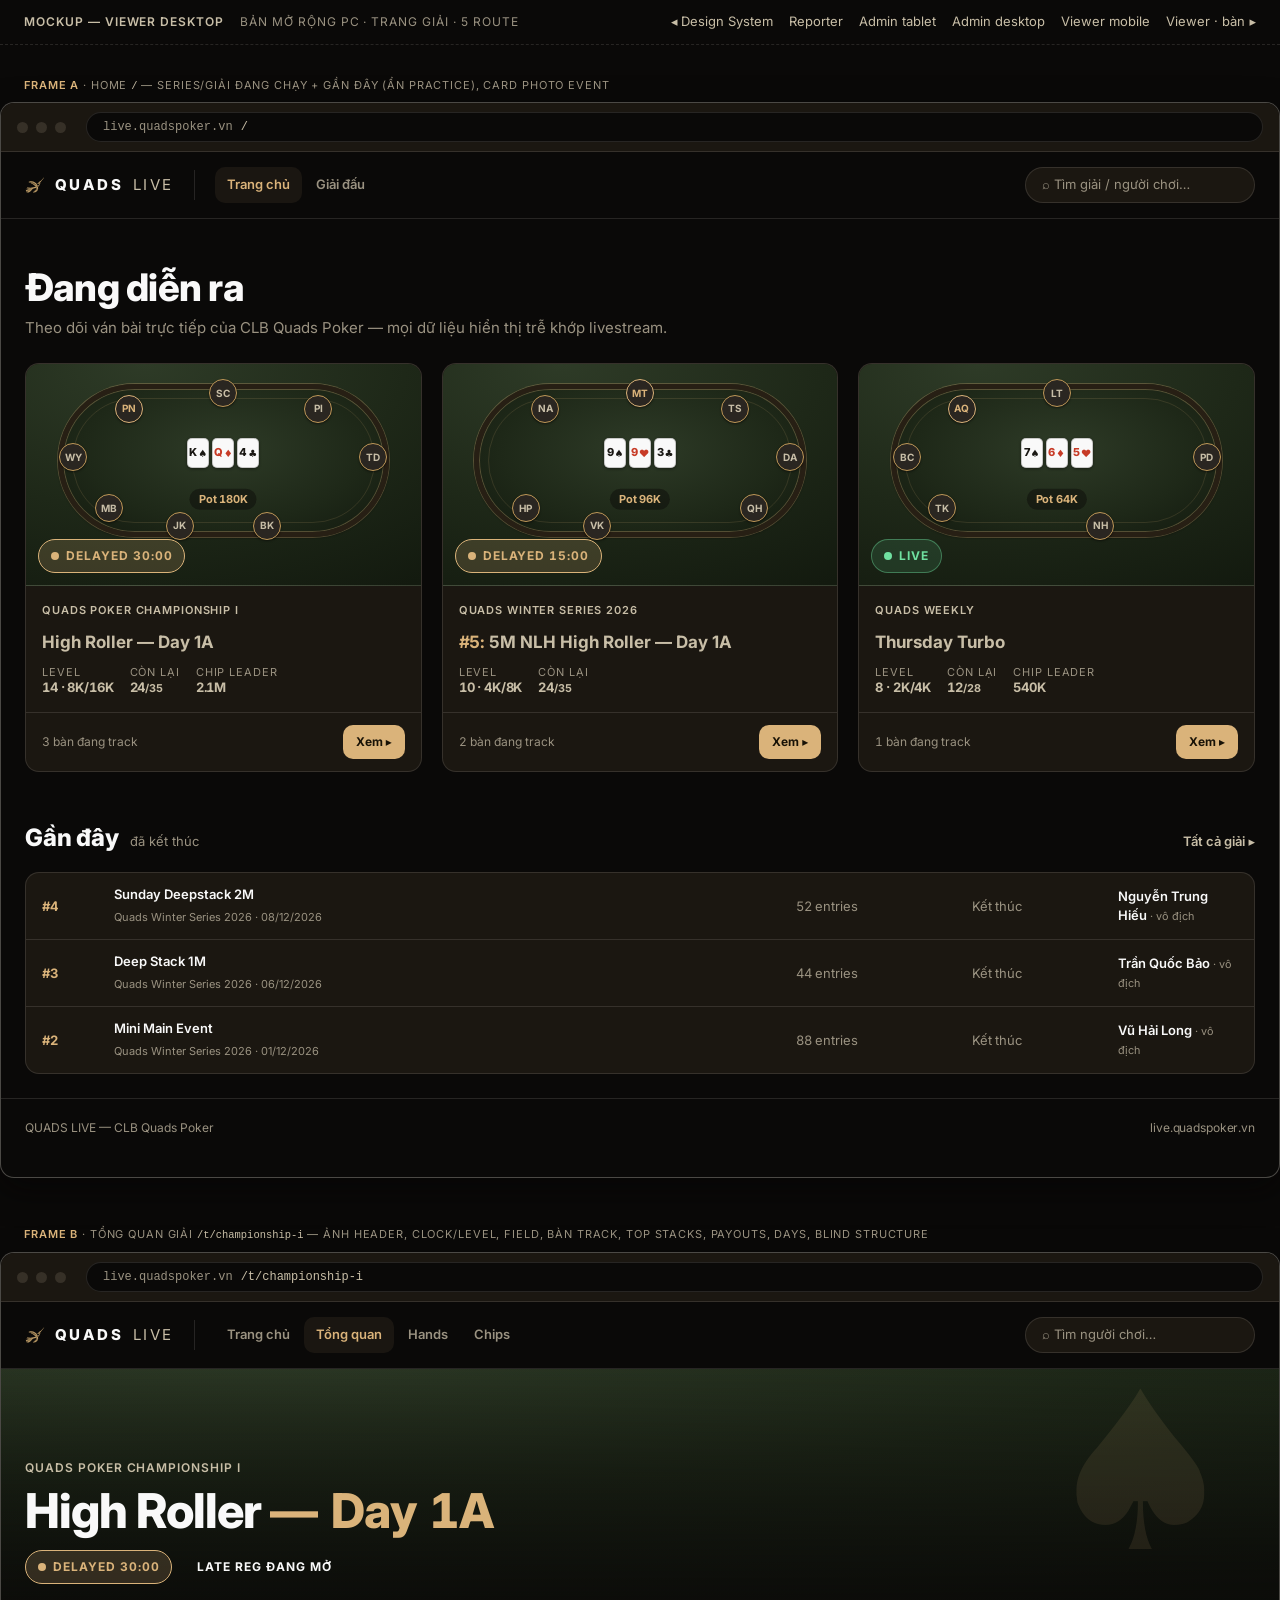
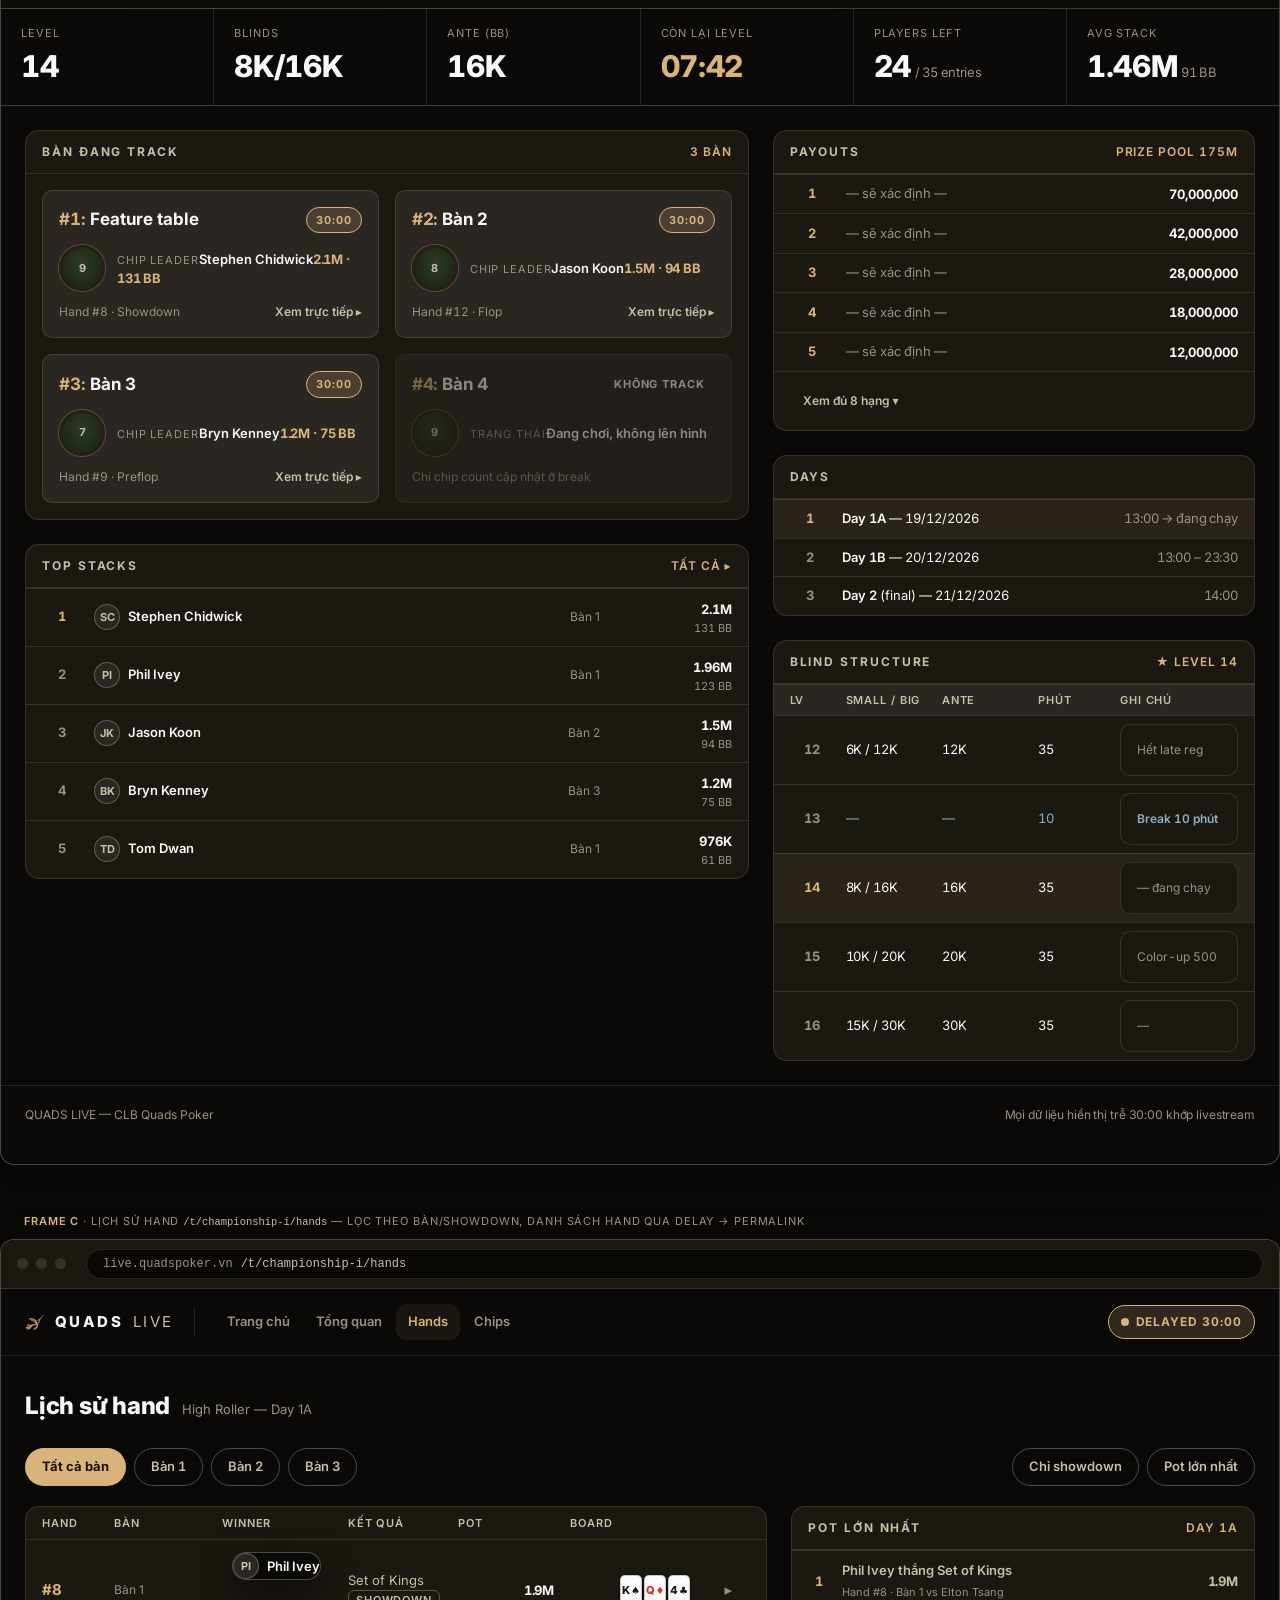
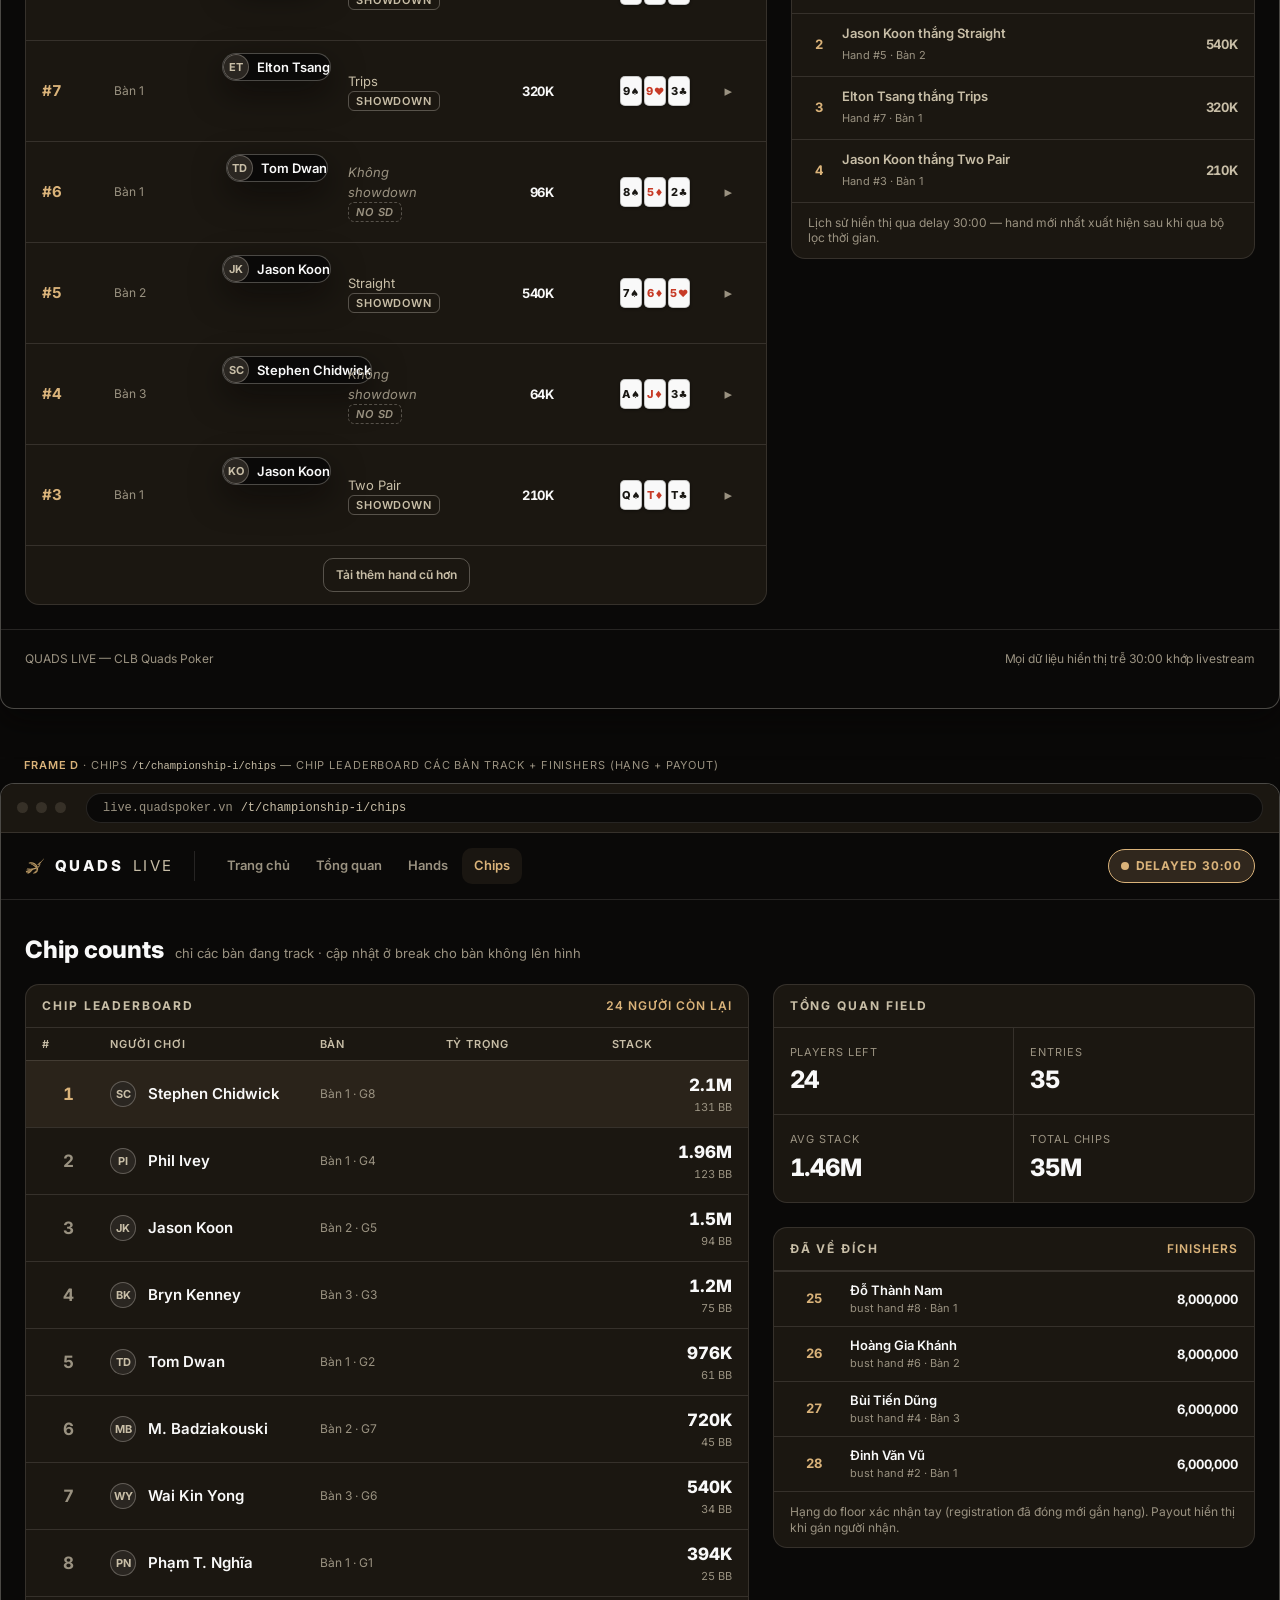
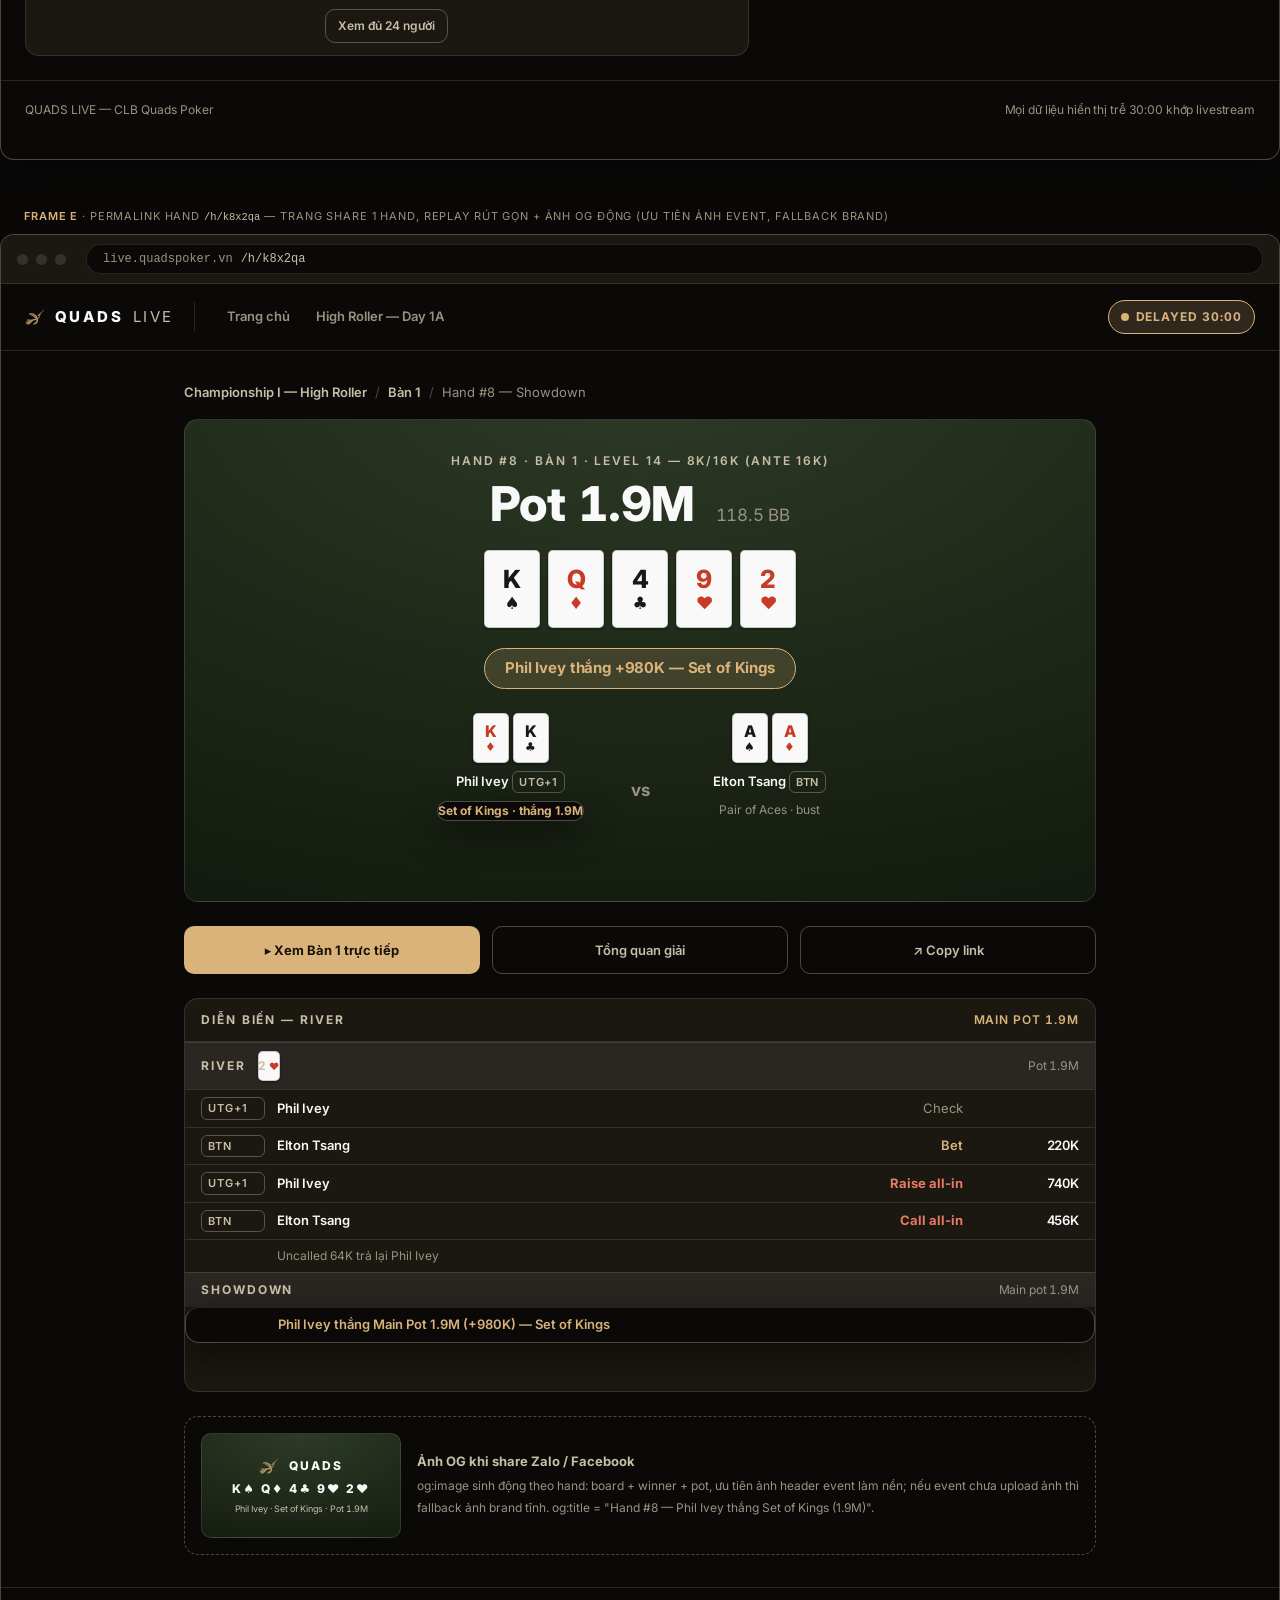
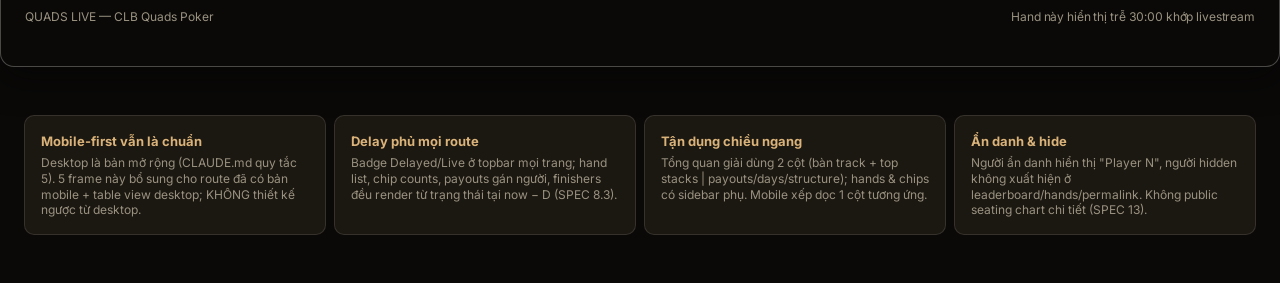
<file: design/mockup-viewer-desktop.html>
<!DOCTYPE html>
<html lang="vi">
<head>
<meta charset="UTF-8">
<meta name="viewport" content="width=device-width, initial-scale=1">
<title>Quads Live — Mockup Viewer Desktop (trang giải)</title>
<link rel="preconnect" href="https://fonts.googleapis.com">
<link rel="preconnect" href="https://fonts.gstatic.com" crossorigin>
<link href="https://fonts.googleapis.com/css2?family=Inter:wght@400;500;600;700;800&display=swap" rel="stylesheet">
<link rel="stylesheet" href="tokens.css">
<style>
/* ============ STYLE RIÊNG MOCKUP VIEWER DESKTOP ============
   Bản MỞ RỘNG cho PC (≥1024px) — chuẩn chính vẫn là mobile 390px
   (mockup-viewer-mobile.html — CLAUDE.md quy tắc 5). File này vẽ
   các route public CÒN THIẾU bản desktop; route live view bàn
   (/t/[tour]/table/[n]) đã có ở mockup-viewer.html.
   5 frame: A Home / · B Tổng quan giải /t/[tour] · C Lịch sử hand
   /t/[tour]/hands · D Chips /t/[tour]/chips · E Permalink /h/[id].
   Mọi màu/cỡ chữ qua tokens.css; số liệu tabular-nums; thuật ngữ
   poker giữ tiếng Anh; mọi dữ liệu public hiển thị qua delay.        */

body {
  background:
    radial-gradient(1200px 560px at 50% -12%, var(--color-sheen), transparent 70%),
    var(--color-bg);
}

/* ---- chrome tài liệu (ngoài sản phẩm) ---- */
.mock-chrome {
  max-width: 1376px; margin: 0 auto;
  display: flex; align-items: center; gap: var(--sp-4);
  padding: var(--sp-3) var(--sp-6);
  font-size: var(--fs-xs); color: var(--color-text-muted);
  text-transform: uppercase; letter-spacing: var(--ls-caps);
  border-bottom: 1px dashed var(--color-border);
}
.mock-chrome b { color: var(--color-beige); font-weight: var(--fw-semi); }
.mock-chrome nav { margin-left: auto; display: flex; gap: var(--sp-4); text-transform: none; letter-spacing: 0; }
.mock-chrome a { font-size: var(--fs-sm); }
.frame-cap {
  max-width: 1376px; margin: var(--sp-7) auto var(--sp-2); padding: 0 var(--sp-6);
  font-size: var(--fs-2xs); color: var(--color-text-muted);
  text-transform: uppercase; letter-spacing: var(--ls-caps);
}
.frame-cap b { color: var(--color-gold); font-weight: var(--fw-semi); }
.frame-cap code { font-family: var(--font-mono); text-transform: none; letter-spacing: 0; color: var(--color-beige); font-size: 0.95em; }

/* khung "trình duyệt" bao mỗi frame desktop */
.win {
  max-width: 1376px; margin: 0 auto var(--sp-9);
  background: var(--color-bg);
  border: 1px solid var(--color-border-strong); border-radius: var(--radius-lg);
  box-shadow: var(--shadow-2); overflow: hidden;
}
.win-bar {
  display: flex; align-items: center; gap: var(--sp-2);
  padding: 9px var(--sp-4); border-bottom: 1px solid var(--color-border);
  background: var(--color-surface-1);
}
.win-bar .tl { width: 11px; height: 11px; border-radius: var(--radius-full); background: var(--color-surface-3); flex: none; }
.win-url {
  margin-left: var(--sp-3); flex: 1;
  display: flex; align-items: center; gap: var(--sp-2);
  background: var(--color-bg); border: 1px solid var(--color-border);
  border-radius: var(--radius-full); padding: 5px var(--sp-4);
  font-size: var(--fs-xs); color: var(--color-text-muted); font-family: var(--font-mono);
}
.win-url b { color: var(--color-beige); font-weight: var(--fw-med); }

/* ================= TOP BAR SẢN PHẨM (dùng chung mọi route) ================= */
.topbar { border-bottom: 1px solid var(--color-border); background: var(--color-bg); }
.topbar-in {
  height: 66px; display: flex; align-items: center; gap: var(--sp-5); padding: 0 var(--sp-6);
}
.wordmark { display: inline-flex; align-items: center; gap: 10px; flex: none; }
.wordmark .mk-sq { width: 10px; height: 10px; background: var(--color-gold); border-radius: 3px; }
.wordmark .mk-logo { width: 20px; height: 20px; flex: none; }
.wordmark b { font-weight: var(--fw-heavy); letter-spacing: var(--ls-wide); font-size: var(--fs-base); color: var(--color-text); }
.wordmark span { font-weight: var(--fw-reg); letter-spacing: var(--ls-wide); color: var(--color-beige); font-size: var(--fs-base); }
.vr { width: 1px; height: 30px; background: var(--color-border); flex: none; }
.topnav { display: flex; align-items: center; gap: 2px; }
.topnav a {
  font-size: var(--fs-sm); font-weight: var(--fw-semi); color: var(--color-text-muted);
  padding: 8px var(--sp-3); border-radius: var(--radius-md);
}
.topnav a:hover { color: var(--color-text); background: var(--color-overlay); }
.topnav a.on { color: var(--color-gold); background: var(--color-gold-faint); }
.top-tail { margin-left: auto; display: flex; align-items: center; gap: var(--sp-3); }
.badge {
  display: inline-flex; align-items: center; gap: 7px;
  font-size: var(--fs-xs); font-weight: var(--fw-bold); text-transform: uppercase; letter-spacing: var(--ls-caps);
  padding: 7px 12px; border: 1px solid transparent; border-radius: var(--radius-full); font-variant-numeric: tabular-nums; flex: none;
}
.badge--delayed { color: var(--color-gold); background: var(--color-gold-soft); border-color: var(--color-gold); }
.badge--live { color: var(--color-success); background: var(--color-success-soft); border-color: var(--color-success-line); }
.badge--live .dot { animation: pulse 1.6s ease-in-out infinite; }
.badge--practice { color: var(--color-info); background: var(--color-info-soft); border-color: var(--color-info-line); }

/* search bار nhỏ trên topbar */
.tsearch {
  display: inline-flex; align-items: center; gap: var(--sp-2);
  background: var(--color-surface-1); border: 1px solid var(--color-border);
  border-radius: var(--radius-full); padding: 7px var(--sp-4); width: 230px;
  color: var(--color-text-muted); font-size: var(--fs-sm);
}

/* ================= PRIMITIVES dùng chung ================= */
.wrap { max-width: 1376px; margin: 0 auto; padding: var(--sp-6); }
.panel { background: var(--color-surface-1); border: 1px solid var(--color-border); border-radius: var(--radius-lg); overflow: hidden; }
.panel-head { display: flex; align-items: center; gap: var(--sp-3); padding: var(--sp-3) var(--sp-4); border-bottom: 1px solid var(--color-border); }
.panel-head h2 { font-size: var(--fs-xs); font-weight: var(--fw-bold); text-transform: uppercase; letter-spacing: var(--ls-wide); color: var(--color-beige); }
.panel-head .tag { margin-left: auto; font-size: var(--fs-xs); font-weight: var(--fw-semi); color: var(--color-gold); text-transform: uppercase; letter-spacing: var(--ls-caps); font-variant-numeric: tabular-nums; }
.panel-foot { padding: var(--sp-3) var(--sp-4); border-top: 1px solid var(--color-border); }
.sec-title { display: flex; align-items: baseline; gap: var(--sp-3); margin: var(--sp-2) 0 var(--sp-4); }
.sec-title h2 { font-size: var(--fs-xl); font-weight: var(--fw-heavy); letter-spacing: -0.01em; }
.sec-title span { font-size: var(--fs-sm); color: var(--color-text-muted); }
.sec-title a { margin-left: auto; font-size: var(--fs-sm); font-weight: var(--fw-semi); color: var(--color-beige); }
.sec-title a:hover { color: var(--color-gold); }

.btn {
  display: inline-flex; align-items: center; justify-content: center; gap: var(--sp-2);
  min-height: 42px; padding: 0 var(--sp-4); border-radius: var(--radius-md);
  font-size: var(--fs-sm); font-weight: var(--fw-semi); line-height: 1;
  background: var(--color-surface-2); color: var(--color-text); border: 1px solid var(--color-border);
  transition: background var(--t-fast), border-color var(--t-fast), color var(--t-fast);
}
.btn:hover { background: var(--color-surface-3); border-color: var(--color-border-strong); }
.btn--primary { background: var(--color-gold); border-color: transparent; color: var(--color-ink-on-gold); font-weight: var(--fw-bold); }
.btn--primary:hover { background: var(--color-gold-bright); }
.btn--outline { background: transparent; border-color: var(--color-border-strong); color: var(--color-beige); }
.btn--outline:hover { background: var(--color-overlay); color: var(--color-text); border-color: var(--color-beige); }
.btn--ghost { background: transparent; border-color: transparent; color: var(--color-beige); }
.btn--ghost:hover { background: var(--color-overlay); color: var(--color-text); }
.btn--sm { min-height: 34px; padding: 0 var(--sp-3); font-size: var(--fs-xs); }

/* lá bài (dùng trong hands/permalink) */
.pcard {
  position: relative; display: inline-flex; flex-direction: column; align-items: center; justify-content: center;
  width: var(--card-w-md); height: var(--card-h-md); flex: none;
  background: var(--card-face); color: var(--card-black); border-radius: var(--radius-card);
  box-shadow: inset 0 0 0 1px var(--card-face-edge), var(--shadow-card);
}
.pcard b { font-size: 16px; line-height: 1; font-weight: var(--fw-heavy); letter-spacing: -0.02em; }
.pcard i { font-style: normal; font-size: 12px; line-height: 1; margin-top: 2px; }
.pcard--red { color: var(--card-red); }
.pcard--lg { width: var(--card-w-lg); height: var(--card-h-lg); }
.pcard--lg b { font-size: 25px; } .pcard--lg i { font-size: 17px; margin-top: 3px; }
.pcard--sm { width: var(--card-w-sm); height: var(--card-h-sm); flex-direction: row; gap: 1px; }
.pcard--sm b { font-size: 11px; } .pcard--sm i { font-size: 10px; margin-top: 0; }
.pcard--slot { background: transparent; border: 1px dashed var(--color-border-strong); box-shadow: none; }
.pos {
  display: inline-flex; align-items: center; flex: none;
  font-size: var(--fs-2xs); font-weight: var(--fw-semi); letter-spacing: var(--ls-caps);
  color: var(--color-beige); border: 1px solid var(--color-border-strong); border-radius: var(--radius-sm);
  padding: 2px 6px; text-transform: uppercase;
}

/* ===================================================================
   FRAME A — HOME  /
   =================================================================== */
.home-hero { padding: var(--sp-6) var(--sp-6) 0; }
.home-hero h1 { font-size: var(--fs-3xl); font-weight: var(--fw-heavy); letter-spacing: -0.02em; line-height: var(--lh-tight); }
.home-hero p { color: var(--color-text-muted); margin-top: var(--sp-2); font-size: var(--fs-base); }

.ev-grid { display: grid; grid-template-columns: repeat(3, 1fr); gap: var(--sp-5); }
.ev-card {
  background: var(--color-surface-1); border: 1px solid var(--color-border); border-radius: var(--radius-lg);
  overflow: hidden; display: flex; flex-direction: column;
  transition: border-color var(--t-fast), transform var(--t-fast);
}
.ev-card:hover { border-color: var(--color-border-strong); transform: translateY(-2px); }
.ev-photo {
  position: relative; aspect-ratio: 16 / 9;
  background:
    radial-gradient(120% 120% at 30% 0%, var(--felt-hi), var(--felt) 55%, var(--felt-deep) 100%);
  border-bottom: 1px solid var(--color-border);
  display: flex; align-items: flex-end; padding: var(--sp-3);
}
.ev-photo .badge { position: relative; z-index: 2; }

/* mini table + players thu nhỏ trong ảnh card (Home) */
.ev-mini { position: absolute; inset: 0; z-index: 0; }
.ev-oval {
  position: absolute; left: 8%; right: 8%; top: 9%; bottom: 22%;
  border-radius: var(--radius-full);
  background: radial-gradient(ellipse at 50% 42%, var(--felt-hi), var(--felt) 62%, var(--felt-deep) 100%);
  border: 5px solid var(--rail);
  box-shadow: 0 0 0 1px var(--rail-edge), inset 0 0 0 1px var(--rail-edge), var(--shadow-1);
}
.ev-oval::before { content: ""; position: absolute; inset: 9px; border: 1px solid var(--felt-line); border-radius: var(--radius-full); }
.emini-board { position: absolute; left: 50%; top: 40%; transform: translate(-50%, -50%); display: flex; gap: 3px; z-index: 1; }
.emini-pot { position: absolute; left: 50%; top: 61%; transform: translate(-50%, -50%); z-index: 1; background: var(--felt-pill); border-radius: var(--radius-full); padding: 2px 9px; font-size: var(--fs-2xs); font-weight: var(--fw-bold); color: var(--color-gold); font-variant-numeric: tabular-nums; white-space: nowrap; }
.emini-seat {
  position: absolute; transform: translate(-50%, -50%); z-index: 1;
  width: 28px; height: 28px; border-radius: var(--radius-full);
  background: var(--color-surface-2); border: 1px solid var(--color-gold-deep);
  display: inline-flex; align-items: center; justify-content: center;
  font-size: 10px; font-weight: var(--fw-bold); color: var(--color-beige);
  box-shadow: var(--shadow-1);
}
.emini-seat--empty { display: none; }  /* viewer KHÔNG hiển thị ghế trống (chỉ ghế có người) */
.emini-seat--btn { border-color: var(--color-gold); color: var(--color-gold); }
.es-1{left:50%;top:13%} .es-2{left:74%;top:20%} .es-3{left:88%;top:42%} .es-4{left:79%;top:65%} .es-5{left:61%;top:73%}
.es-6{left:39%;top:73%} .es-7{left:21%;top:65%} .es-8{left:12%;top:42%} .es-9{left:26%;top:20%}
.ev-body { padding: var(--sp-4); display: flex; flex-direction: column; gap: var(--sp-3); flex: 1; }
.ev-series { font-size: var(--fs-2xs); font-weight: var(--fw-semi); color: var(--color-beige); text-transform: uppercase; letter-spacing: var(--ls-caps); }
.ev-name { font-size: var(--fs-md); font-weight: var(--fw-bold); line-height: var(--lh-snug); }
.ev-name .tnum { color: var(--color-gold); }
.ev-meta { display: flex; flex-wrap: wrap; gap: var(--sp-2) var(--sp-4); margin-top: auto; }
.ev-kv { line-height: var(--lh-snug); }
.ev-kv .k { display: block; font-size: var(--fs-2xs); color: var(--color-text-muted); text-transform: uppercase; letter-spacing: var(--ls-caps); }
.ev-kv .v { display: block; font-size: var(--fs-sm); font-weight: var(--fw-bold); font-variant-numeric: tabular-nums; }
.ev-foot { display: flex; align-items: center; gap: var(--sp-2); padding: var(--sp-3) var(--sp-4); border-top: 1px solid var(--color-border); }
.ev-foot .tables { font-size: var(--fs-xs); color: var(--color-text-muted); font-variant-numeric: tabular-nums; }
.ev-foot .btn { margin-left: auto; }

/* hàng "giải gần đây" gọn hơn */
.past-list { display: flex; flex-direction: column; }
.past-row {
  display: grid; grid-template-columns: 56px minmax(0,1fr) 160px 130px 120px; gap: var(--sp-4); align-items: center;
  padding: var(--sp-3) var(--sp-4); border-top: 1px solid var(--color-border); color: inherit;
}
.past-row:first-child { border-top: 0; }
.past-row:hover { background: var(--color-overlay); }
.past-row .pno { font-size: var(--fs-sm); font-weight: var(--fw-bold); color: var(--color-gold); font-variant-numeric: tabular-nums; }
.past-row .pname b { display: block; font-size: var(--fs-sm); font-weight: var(--fw-semi); }
.past-row .pname small { font-size: var(--fs-2xs); color: var(--color-text-muted); }
.past-row .pm { font-size: var(--fs-sm); color: var(--color-text-muted); font-variant-numeric: tabular-nums; }
.past-row .pwin { font-size: var(--fs-sm); font-weight: var(--fw-semi); }
.past-row .pwin small { color: var(--color-text-muted); font-weight: var(--fw-reg); }

/* ===================================================================
   FRAME B — TỔNG QUAN GIẢI  /t/[tour]
   =================================================================== */
.thero {
  position: relative; height: 240px;
  background:
    linear-gradient(180deg, rgba(10,9,8,0.05), rgba(10,9,8,0.85)),
    radial-gradient(140% 120% at 20% -10%, var(--felt-hi), var(--felt) 50%, var(--felt-deep) 100%);
  border-bottom: 1px solid var(--color-border);
  display: flex; align-items: flex-end;
}
.thero::after { content: "♠"; position: absolute; right: 40px; top: -10px; font-size: 220px; line-height: 1; color: var(--rail-edge); opacity: 0.35; }
.thero-in { position: relative; z-index: 1; max-width: 1376px; width: 100%; margin: 0 auto; padding: var(--sp-6); }
.thero .crumb { font-size: var(--fs-xs); color: var(--color-beige); text-transform: uppercase; letter-spacing: var(--ls-caps); font-weight: var(--fw-semi); }
.thero h1 { font-size: var(--fs-4xl); font-weight: var(--fw-heavy); letter-spacing: -0.02em; line-height: var(--lh-tight); margin-top: var(--sp-2); }
.thero h1 .tnum { color: var(--color-gold); }
.thero .htail { display: flex; align-items: center; gap: var(--sp-3); margin-top: var(--sp-3); }

/* dải stat tiles dưới hero */
.tstats { display: grid; grid-template-columns: repeat(6, 1fr); gap: 1px; background: var(--color-border); border-bottom: 1px solid var(--color-border); }
.tstat { background: var(--color-bg); padding: var(--sp-4) var(--sp-5); }
.tstat .k { font-size: var(--fs-2xs); color: var(--color-text-muted); text-transform: uppercase; letter-spacing: var(--ls-caps); }
.tstat .v { font-size: var(--fs-2xl); font-weight: var(--fw-heavy); font-variant-numeric: tabular-nums; letter-spacing: var(--ls-num); margin-top: 2px; }
.tstat .v small { font-size: var(--fs-sm); color: var(--color-text-muted); font-weight: var(--fw-reg); margin-left: 4px; }
.tstat--accent .v { color: var(--color-gold); }

.tcols { display: grid; grid-template-columns: minmax(0, 1.5fr) minmax(0, 1fr); gap: var(--sp-6); align-items: start; }
.tstack { display: flex; flex-direction: column; gap: var(--sp-6); }

/* card bàn đang track */
.watch-grid { display: grid; grid-template-columns: 1fr 1fr; gap: var(--sp-4); padding: var(--sp-4); }
.watch {
  display: block; color: inherit;
  background: var(--color-surface-2); border: 1px solid var(--color-border); border-radius: var(--radius-md);
  padding: var(--sp-4); transition: border-color var(--t-fast), background var(--t-fast);
}
.watch:hover { border-color: var(--color-gold-deep); background: var(--color-surface-3); }
.watch-top { display: flex; align-items: center; gap: var(--sp-2); }
.watch-top h3 { font-size: var(--fs-md); font-weight: var(--fw-bold); }
.watch-top h3 .tnum { color: var(--color-gold); }
.watch-top .badge { margin-left: auto; padding: 4px 9px; font-size: var(--fs-2xs); }
.watch-mid { display: flex; align-items: center; gap: var(--sp-3); margin-top: var(--sp-3); }
.wm-ring {
  width: 46px; height: 46px; border-radius: var(--radius-full); flex: none;
  background: radial-gradient(ellipse at 50% 40%, var(--felt-hi), var(--felt) 70%);
  border: 3px solid var(--rail); box-shadow: 0 0 0 1px var(--rail-edge);
  display: inline-flex; align-items: center; justify-content: center;
  font-size: var(--fs-2xs); font-weight: var(--fw-bold); color: var(--color-beige); font-variant-numeric: tabular-nums;
}
.watch-lead { line-height: var(--lh-snug); min-width: 0; }
.watch-lead .k { font-size: var(--fs-2xs); color: var(--color-text-muted); text-transform: uppercase; letter-spacing: var(--ls-caps); }
.watch-lead .nm { font-size: var(--fs-sm); font-weight: var(--fw-semi); white-space: nowrap; overflow: hidden; text-overflow: ellipsis; }
.watch-lead .st { font-size: var(--fs-sm); font-weight: var(--fw-bold); color: var(--color-gold); font-variant-numeric: tabular-nums; }
.watch-foot { display: flex; align-items: center; justify-content: space-between; margin-top: var(--sp-3); font-size: var(--fs-xs); color: var(--color-text-muted); font-variant-numeric: tabular-nums; }
.watch-foot .go { color: var(--color-beige); font-weight: var(--fw-semi); }

/* top stacks */
.stk-row { display: grid; grid-template-columns: 40px minmax(0,1fr) 90px 120px; gap: var(--sp-3); align-items: center; padding: 9px var(--sp-4); border-top: 1px solid var(--color-border); }
.stk-row .rk { font-size: var(--fs-sm); font-weight: var(--fw-bold); color: var(--color-text-muted); font-variant-numeric: tabular-nums; text-align: center; }
.stk-row.lead .rk { color: var(--color-gold); }
.stk-row .who { display: flex; align-items: center; gap: var(--sp-2); min-width: 0; }
.stk-row .who .nm { font-size: var(--fs-sm); font-weight: var(--fw-semi); white-space: nowrap; overflow: hidden; text-overflow: ellipsis; }
.stk-row .tbl { font-size: var(--fs-xs); color: var(--color-text-muted); text-align: right; }
.stk-row .val { text-align: right; }
.stk-row .val b { font-size: var(--fs-sm); font-weight: var(--fw-bold); font-variant-numeric: tabular-nums; }
.stk-row .val span { font-size: var(--fs-2xs); color: var(--color-text-muted); font-variant-numeric: tabular-nums; display: block; }
.ava-xs { width: 26px; height: 26px; border-radius: var(--radius-full); flex: none; background: var(--color-surface-2); border: 1px solid var(--color-border-strong); display: inline-flex; align-items: center; justify-content: center; font-size: var(--fs-2xs); font-weight: var(--fw-bold); color: var(--color-beige); }

/* payouts read-only */
.pay-row { display: grid; grid-template-columns: 44px minmax(0,1fr) auto; gap: var(--sp-3); align-items: center; padding: 8px var(--sp-4); border-top: 1px solid var(--color-border); font-variant-numeric: tabular-nums; }
.pay-row .no { font-size: var(--fs-sm); font-weight: var(--fw-bold); color: var(--color-gold); text-align: center; }
.pay-row .who { font-size: var(--fs-sm); color: var(--color-text-muted); }
.pay-row .who b { color: var(--color-text); font-weight: var(--fw-semi); }
.pay-row .amt { text-align: right; }
.pay-row .amt b { font-size: var(--fs-sm); font-weight: var(--fw-bold); }
.pay-row .amt .bty { font-size: var(--fs-2xs); color: var(--color-gold); display: block; }
.pay-row .amt .tk { font-size: var(--fs-xs); color: var(--color-info); font-weight: var(--fw-semi); }

/* days */
.day-row { display: grid; grid-template-columns: 40px minmax(0,1fr) auto; gap: var(--sp-3); align-items: center; padding: 9px var(--sp-4); border-top: 1px solid var(--color-border); font-variant-numeric: tabular-nums; font-size: var(--fs-sm); }
.day-row .dn { font-weight: var(--fw-bold); color: var(--color-text-muted); text-align: center; }
.day-row .dd b { font-weight: var(--fw-semi); }
.day-row .dt { text-align: right; color: var(--color-text-muted); }
.day-row--on { background: var(--color-gold-faint); }
.day-row--on .dn { color: var(--color-gold); }

/* blind structure read-only */
.bls-head, .bls-row { display: grid; grid-template-columns: 44px 1fr 1fr 70px minmax(0,1.4fr); gap: var(--sp-3); align-items: center; }
.bls-head { padding: 7px var(--sp-4); background: var(--color-surface-2); border-top: 1px solid var(--color-border); }
.bls-head span { font-size: var(--fs-2xs); font-weight: var(--fw-semi); color: var(--color-beige); text-transform: uppercase; letter-spacing: var(--ls-caps); }
.bls-row { padding: 8px var(--sp-4); border-top: 1px solid var(--color-border); font-size: var(--fs-sm); font-variant-numeric: tabular-nums; }
.bls-row .lv { font-weight: var(--fw-bold); color: var(--color-text-muted); text-align: center; }
.bls-row .note { font-size: var(--fs-xs); color: var(--color-text-muted); white-space: nowrap; overflow: hidden; text-overflow: ellipsis; }
.bls-row--on { background: var(--color-gold-faint); }
.bls-row--on .lv { color: var(--color-gold); }
.bls-row--break { color: var(--color-info); }
.bls-row--break .note { color: var(--color-info); font-weight: var(--fw-semi); }

/* ===================================================================
   FRAME C — LỊCH SỬ HAND  /t/[tour]/hands
   =================================================================== */
.hbar { display: flex; align-items: center; gap: var(--sp-2); padding: var(--sp-4) 0 var(--sp-5); flex-wrap: wrap; }
.chip {
  display: inline-flex; align-items: center; gap: var(--sp-2); min-height: 38px; padding: 0 var(--sp-4);
  border-radius: var(--radius-full); border: 1px solid var(--color-border-strong); background: transparent;
  color: var(--color-beige); font-size: var(--fs-sm); font-weight: var(--fw-semi); font-variant-numeric: tabular-nums;
}
.chip:hover { background: var(--color-overlay); color: var(--color-text); }
.chip--on { background: var(--color-gold); border-color: transparent; color: var(--color-ink-on-gold); font-weight: var(--fw-bold); }
.hbar .grow { flex: 1; }

.hl-head, .hl-row { display: grid; grid-template-columns: 56px 92px minmax(0,1.4fr) minmax(0,1.2fr) 96px 120px 44px; gap: var(--sp-4); align-items: center; }
.hl-head { padding: 8px var(--sp-4); }
.hl-head span { font-size: var(--fs-2xs); font-weight: var(--fw-semi); color: var(--color-beige); text-transform: uppercase; letter-spacing: var(--ls-caps); }
.hl-row { padding: var(--sp-3) var(--sp-4); border-top: 1px solid var(--color-border); color: inherit; }
.hl-row:hover { background: var(--color-overlay); }
.hl-row .no { font-size: var(--fs-base); font-weight: var(--fw-bold); color: var(--color-gold); font-variant-numeric: tabular-nums; }
.hl-row .tbl { font-size: var(--fs-xs); color: var(--color-text-muted); }
.hl-row .win { display: flex; align-items: center; gap: var(--sp-2); min-width: 0; }
.hl-row .win .nm { font-size: var(--fs-sm); font-weight: var(--fw-semi); white-space: nowrap; overflow: hidden; text-overflow: ellipsis; }
.hl-row .cls { font-size: var(--fs-sm); color: var(--color-beige); }
.hl-row .cls.nosd { color: var(--color-text-muted); font-style: italic; }
.hl-row .pot { text-align: right; font-size: var(--fs-sm); font-weight: var(--fw-bold); font-variant-numeric: tabular-nums; }
.hl-row .bd { display: flex; gap: 2px; justify-content: flex-end; }
.hl-row .arr { text-align: center; color: var(--color-text-muted); }
.hl-row:hover .arr { color: var(--color-gold); }
.tag-sd { font-size: var(--fs-2xs); font-weight: var(--fw-semi); text-transform: uppercase; letter-spacing: var(--ls-caps); padding: 2px 7px; border-radius: var(--radius-sm); }
.tag-sd--show { color: var(--color-beige); border: 1px solid var(--color-border-strong); }
.tag-sd--nosd { color: var(--color-text-muted); border: 1px dashed var(--color-border-strong); }

/* sidebar biggest pots */
.big-row { display: flex; align-items: center; gap: var(--sp-3); padding: 10px var(--sp-4); border-top: 1px solid var(--color-border); }
.big-row .rk { width: 22px; font-size: var(--fs-sm); font-weight: var(--fw-bold); color: var(--color-gold); font-variant-numeric: tabular-nums; text-align: center; flex: none; }
.big-row .info { min-width: 0; flex: 1; }
.big-row .info b { display: block; font-size: var(--fs-sm); font-weight: var(--fw-semi); }
.big-row .info small { font-size: var(--fs-2xs); color: var(--color-text-muted); }
.big-row .pv { font-size: var(--fs-sm); font-weight: var(--fw-bold); font-variant-numeric: tabular-nums; }

/* ===================================================================
   FRAME D — CHIPS  /t/[tour]/chips
   =================================================================== */
.cl-head, .cl-row { display: grid; grid-template-columns: 52px minmax(0,1fr) 110px 150px 120px; gap: var(--sp-4); align-items: center; }
.cl-head { padding: 8px var(--sp-4); }
.cl-head span { font-size: var(--fs-2xs); font-weight: var(--fw-semi); color: var(--color-beige); text-transform: uppercase; letter-spacing: var(--ls-caps); }
.cl-row { padding: var(--sp-3) var(--sp-4); border-top: 1px solid var(--color-border); }
.cl-row .rk { font-size: var(--fs-md); font-weight: var(--fw-bold); color: var(--color-text-muted); font-variant-numeric: tabular-nums; text-align: center; }
.cl-row--lead { background: var(--color-gold-faint); }
.cl-row--lead .rk { color: var(--color-gold); }
.cl-row .who { display: flex; align-items: center; gap: var(--sp-3); min-width: 0; }
.cl-row .who .nm { font-size: var(--fs-base); font-weight: var(--fw-semi); white-space: nowrap; overflow: hidden; text-overflow: ellipsis; }
.cl-row .tbl { font-size: var(--fs-xs); color: var(--color-text-muted); }
.cl-row .st { text-align: right; }
.cl-row .st b { font-size: var(--fs-md); font-weight: var(--fw-heavy); font-variant-numeric: tabular-nums; letter-spacing: var(--ls-num); }
.cl-row .st span { font-size: var(--fs-2xs); color: var(--color-text-muted); font-variant-numeric: tabular-nums; display: block; }
.cl-bar { height: 8px; border-radius: var(--radius-full); background: var(--color-surface-2); overflow: hidden; }
.cl-bar i { display: block; height: 100%; background: var(--color-gold); border-radius: var(--radius-full); }
.cl-bar i.mid { background: var(--color-beige); }
.cl-bar i.low { background: var(--color-surface-3); }

/* finishers */
.fin-row { display: grid; grid-template-columns: 48px minmax(0,1fr) auto; gap: var(--sp-3); align-items: center; padding: 9px var(--sp-4); border-top: 1px solid var(--color-border); }
.fin-row .rk { font-size: var(--fs-sm); font-weight: var(--fw-bold); color: var(--color-gold); font-variant-numeric: tabular-nums; text-align: center; }
.fin-row .nm { font-size: var(--fs-sm); font-weight: var(--fw-semi); white-space: nowrap; overflow: hidden; text-overflow: ellipsis; }
.fin-row .nm small { display: block; font-size: var(--fs-2xs); color: var(--color-text-muted); font-weight: var(--fw-reg); }
.fin-row .pr { text-align: right; font-variant-numeric: tabular-nums; }
.fin-row .pr b { font-size: var(--fs-sm); font-weight: var(--fw-bold); }
.fin-row .pr .bty { font-size: var(--fs-2xs); color: var(--color-gold); display: block; }
.fld-tiles { display: grid; grid-template-columns: 1fr 1fr; gap: 1px; background: var(--color-border); }
.fld-tile { background: var(--color-surface-1); padding: var(--sp-4); }
.fld-tile .k { font-size: var(--fs-2xs); color: var(--color-text-muted); text-transform: uppercase; letter-spacing: var(--ls-caps); }
.fld-tile .v { font-size: var(--fs-xl); font-weight: var(--fw-heavy); font-variant-numeric: tabular-nums; margin-top: 2px; }

/* ===================================================================
   FRAME E — PERMALINK  /h/[handId]
   =================================================================== */
.perma-wrap { max-width: 960px; margin: 0 auto; padding: var(--sp-7) var(--sp-6); }
.perma-crumb { display: flex; align-items: center; gap: var(--sp-2); font-size: var(--fs-sm); color: var(--color-text-muted); margin-bottom: var(--sp-4); }
.perma-crumb a { color: var(--color-beige); font-weight: var(--fw-semi); }
.perma-crumb .sep { color: var(--color-border-strong); }
.perma-hero {
  position: relative; border-radius: var(--radius-lg); overflow: hidden;
  border: 1px solid var(--color-border);
  background:
    radial-gradient(120% 120% at 50% -10%, var(--felt-hi), var(--felt) 55%, var(--felt-deep) 100%);
  padding: var(--sp-7) var(--sp-6); text-align: center;
}
.perma-hero .ph-hand { font-size: var(--fs-xs); font-weight: var(--fw-semi); color: var(--color-beige); text-transform: uppercase; letter-spacing: var(--ls-wide); }
.perma-hero .ph-pot { font-size: var(--fs-4xl); font-weight: var(--fw-heavy); font-variant-numeric: tabular-nums; letter-spacing: var(--ls-num); line-height: var(--lh-tight); margin: var(--sp-2) 0; }
.perma-hero .ph-pot small { font-size: var(--fs-md); color: var(--color-text-muted); font-weight: var(--fw-reg); margin-left: var(--sp-2); }
.perma-board { display: flex; gap: var(--sp-2); justify-content: center; margin: var(--sp-5) 0; }
.perma-win {
  display: inline-flex; align-items: center; gap: var(--sp-2);
  border: 1px solid var(--color-gold); background: var(--color-gold-soft); color: var(--color-gold);
  padding: 8px var(--sp-5); border-radius: var(--radius-full);
  font-size: var(--fs-base); font-weight: var(--fw-bold); font-variant-numeric: tabular-nums;
}
.perma-vs { display: flex; align-items: stretch; justify-content: center; gap: var(--sp-5); margin-top: var(--sp-6); }
.pv-seat { display: flex; flex-direction: column; align-items: center; gap: var(--sp-2); width: 200px; }
.pv-cards { display: flex; gap: 4px; }
.pv-name { font-size: var(--fs-sm); font-weight: var(--fw-semi); }
.pv-cls { font-size: var(--fs-xs); }
.pv-cls.win { color: var(--color-gold); font-weight: var(--fw-bold); }
.pv-cls.lose { color: var(--color-text-muted); }
.pv-div { align-self: center; font-size: var(--fs-md); font-weight: var(--fw-bold); color: var(--color-text-muted); }

.perma-cta { display: flex; gap: var(--sp-3); margin-top: var(--sp-6); }
.perma-cta .btn { flex: 1; min-height: 48px; }

.og-note {
  margin-top: var(--sp-6); border: 1px dashed var(--color-border-strong); border-radius: var(--radius-lg);
  padding: var(--sp-4); display: flex; gap: var(--sp-4); align-items: center;
}
.og-thumb {
  width: 200px; aspect-ratio: 1200 / 630; flex: none; border-radius: var(--radius-md); overflow: hidden;
  border: 1px solid var(--color-border);
  background: radial-gradient(120% 120% at 50% 0%, var(--felt-hi), var(--felt-deep));
  display: flex; flex-direction: column; align-items: center; justify-content: center; gap: 4px; text-align: center;
}
.og-thumb b { font-size: var(--fs-xs); font-weight: var(--fw-heavy); letter-spacing: var(--ls-wide); }
.og-thumb span { font-size: 9px; color: var(--color-beige); font-variant-numeric: tabular-nums; }
.og-note .txt b { font-size: var(--fs-sm); color: var(--color-beige); display: block; margin-bottom: 2px; }
.og-note .txt span { font-size: var(--fs-xs); color: var(--color-text-muted); line-height: var(--lh-snug); }

/* action log (dùng trong permalink) — đồng bộ viewer.html */
.alog-street { display: flex; align-items: center; gap: var(--sp-3); padding: 8px var(--sp-4); background: var(--color-surface-2); border-top: 1px solid var(--color-border); }
.alog-street b { font-size: var(--fs-xs); font-weight: var(--fw-bold); letter-spacing: var(--ls-wide); text-transform: uppercase; color: var(--color-beige); }
.alog-street .cards { display: flex; gap: 3px; }
.alog-street .potend { margin-left: auto; font-size: var(--fs-xs); color: var(--color-text-muted); font-variant-numeric: tabular-nums; }
.alog-row { display: grid; grid-template-columns: 64px minmax(0,1fr) auto 104px; gap: var(--sp-3); align-items: center; padding: 7px var(--sp-4); border-top: 1px solid var(--color-border); font-size: var(--fs-sm); }
.alog-row .nm { font-weight: var(--fw-semi); white-space: nowrap; overflow: hidden; text-overflow: ellipsis; }
.alog-row .amt { text-align: right; font-weight: var(--fw-semi); font-variant-numeric: tabular-nums; }
.alog-row--sys { grid-template-columns: 64px 1fr; color: var(--color-text-muted); font-size: var(--fs-xs); }
.alog-row--sys.win { color: var(--color-gold); font-weight: var(--fw-semi); font-size: var(--fs-sm); }
.act--fold, .act--check, .act--post { color: var(--color-text-muted); }
.act--call { color: var(--color-beige); }
.act--bet, .act--raise { color: var(--color-gold); font-weight: var(--fw-semi); }
.act--allin { color: var(--color-danger-text); font-weight: var(--fw-bold); }
.act--show { color: var(--color-beige); }

/* footer */
.page-foot { max-width: 1376px; margin: 0 auto; padding: var(--sp-5) var(--sp-6) var(--sp-8); border-top: 1px solid var(--color-border); display: flex; gap: var(--sp-4); align-items: center; font-size: var(--fs-xs); color: var(--color-text-muted); }
.page-foot .right { margin-left: auto; font-variant-numeric: tabular-nums; }

/* notes cuối trang */
.notes { display: grid; grid-template-columns: repeat(auto-fit, minmax(240px, 1fr)); gap: var(--sp-2); max-width: 1376px; margin: 0 auto; padding: 0 var(--sp-6) var(--sp-9); }
.note { border: 1px solid var(--color-border); background: var(--color-surface-1); border-radius: var(--radius-md); padding: var(--sp-4); }
.note b { display: block; font-size: var(--fs-sm); color: var(--color-gold); margin-bottom: 4px; }
.note span { font-size: var(--fs-xs); color: var(--color-text-muted); line-height: var(--lh-snug); display: block; }
</style>
</head>
<body>

<div class="mock-chrome">
  <b>Mockup — Viewer desktop</b><span>bản mở rộng PC · trang giải · 5 route</span>
  <nav>
    <a href="design-system.html">◂ Design System</a>
    <a href="mockup-logger.html">Reporter</a>
    <a href="mockup-admin.html">Admin tablet</a>
    <a href="mockup-admin-desktop.html">Admin desktop</a>
    <a href="mockup-viewer-mobile.html">Viewer mobile</a>
    <a href="mockup-viewer.html">Viewer · bàn ▸</a>
  </nav>
</div>

<!-- =================================================================
     FRAME A — HOME  /
     ================================================================= -->
<div class="frame-cap" id="home"><b>Frame A</b> · Home <code>/</code> — series/giải đang chạy + gần đây (ẩn practice), card photo event</div>
<div class="win">
  <div class="win-bar"><span class="tl"></span><span class="tl"></span><span class="tl"></span><span class="win-url">live.quadspoker.vn<b>/</b></span></div>

  <header class="topbar"><div class="topbar-in">
    <span class="wordmark"><img class="mk-logo" src="quads.svg" alt="Quads"><b>QUADS</b><span>LIVE</span></span>
    <span class="vr"></span>
    <nav class="topnav">
      <a class="on" href="#home">Trang chủ</a>
      <a href="#tour">Giải đấu</a>
    </nav>
    <span class="top-tail">
      <span class="tsearch">⌕ Tìm giải / người chơi…</span>
    </span>
  </div></header>

  <div class="wrap">
    <div class="home-hero" style="padding-left:0;padding-right:0">
      <h1>Đang diễn ra</h1>
      <p>Theo dõi ván bài trực tiếp của CLB Quads Poker — mọi dữ liệu hiển thị trễ khớp livestream.</p>
    </div>

    <div class="ev-grid" style="margin-top:var(--sp-6)">

      <a class="ev-card" href="mockup-viewer.html">
        <div class="ev-photo">
          <div class="ev-mini" aria-hidden="true">
            <div class="ev-oval"></div>
            <span class="emini-board"><span class="pcard pcard--sm"><b>K</b><i>♠</i></span><span class="pcard pcard--sm pcard--red"><b>Q</b><i>♦</i></span><span class="pcard pcard--sm"><b>4</b><i>♣</i></span></span>
            <span class="emini-pot tnum">Pot 180K</span>
            <span class="emini-seat es-1">SC</span>
            <span class="emini-seat es-2">PI</span>
            <span class="emini-seat es-3">TD</span>
            <span class="emini-seat es-4 emini-seat--empty">4</span>
            <span class="emini-seat es-5">BK</span>
            <span class="emini-seat es-6">JK</span>
            <span class="emini-seat es-7">MB</span>
            <span class="emini-seat es-8">WY</span>
            <span class="emini-seat es-9 emini-seat--btn">PN</span>
          </div>
          <span class="badge badge--delayed"><span class="dot"></span>Delayed 30:00</span>
        </div>
        <div class="ev-body">
          <span class="ev-series">Quads Poker Championship I</span>
          <span class="ev-name">High Roller — Day 1A</span>
          <div class="ev-meta">
            <span class="ev-kv"><span class="k">Level</span><span class="v tnum">14 · 8K/16K</span></span>
            <span class="ev-kv"><span class="k">Còn lại</span><span class="v tnum">24<small>/35</small></span></span>
            <span class="ev-kv"><span class="k">Chip leader</span><span class="v tnum">2.1M</span></span>
          </div>
        </div>
        <div class="ev-foot"><span class="tables">3 bàn đang track</span><span class="btn btn--primary btn--sm">Xem ▸</span></div>
      </a>

      <a class="ev-card" href="#tour">
        <div class="ev-photo">
          <div class="ev-mini" aria-hidden="true">
            <div class="ev-oval"></div>
            <span class="emini-board"><span class="pcard pcard--sm"><b>9</b><i>♠</i></span><span class="pcard pcard--sm pcard--red"><b>9</b><i>♥</i></span><span class="pcard pcard--sm"><b>3</b><i>♣</i></span></span>
            <span class="emini-pot tnum">Pot 96K</span>
            <span class="emini-seat es-1 emini-seat--btn">MT</span>
            <span class="emini-seat es-2">TS</span>
            <span class="emini-seat es-3">DA</span>
            <span class="emini-seat es-4">QH</span>
            <span class="emini-seat es-5 emini-seat--empty">5</span>
            <span class="emini-seat es-6">VK</span>
            <span class="emini-seat es-7">HP</span>
            <span class="emini-seat es-8 emini-seat--empty">8</span>
            <span class="emini-seat es-9">NA</span>
          </div>
          <span class="badge badge--delayed"><span class="dot"></span>Delayed 15:00</span>
        </div>
        <div class="ev-body">
          <span class="ev-series">Quads Winter Series 2026</span>
          <span class="ev-name"><span class="tnum">#5:</span> 5M NLH High Roller — Day 1A</span>
          <div class="ev-meta">
            <span class="ev-kv"><span class="k">Level</span><span class="v tnum">10 · 4K/8K</span></span>
            <span class="ev-kv"><span class="k">Còn lại</span><span class="v tnum">24<small>/35</small></span></span>
            
          </div>
        </div>
        <div class="ev-foot"><span class="tables">2 bàn đang track</span><span class="btn btn--primary btn--sm">Xem ▸</span></div>
      </a>

      <a class="ev-card" href="#tour">
        <div class="ev-photo">
          <div class="ev-mini" aria-hidden="true">
            <div class="ev-oval"></div>
            <span class="emini-board"><span class="pcard pcard--sm"><b>7</b><i>♠</i></span><span class="pcard pcard--sm pcard--red"><b>6</b><i>♦</i></span><span class="pcard pcard--sm pcard--red"><b>5</b><i>♥</i></span></span>
            <span class="emini-pot tnum">Pot 64K</span>
            <span class="emini-seat es-1">LT</span>
            <span class="emini-seat es-2 emini-seat--empty">2</span>
            <span class="emini-seat es-3">PD</span>
            <span class="emini-seat es-4 emini-seat--empty">4</span>
            <span class="emini-seat es-5">NH</span>
            <span class="emini-seat es-6 emini-seat--empty">6</span>
            <span class="emini-seat es-7">TK</span>
            <span class="emini-seat es-8">BC</span>
            <span class="emini-seat es-9 emini-seat--btn">AQ</span>
          </div>
          <span class="badge badge--live"><span class="dot"></span>Live</span>
        </div>
        <div class="ev-body">
          <span class="ev-series">Quads Weekly</span>
          <span class="ev-name">Thursday Turbo</span>
          <div class="ev-meta">
            <span class="ev-kv"><span class="k">Level</span><span class="v tnum">8 · 2K/4K</span></span>
            <span class="ev-kv"><span class="k">Còn lại</span><span class="v tnum">12<small>/28</small></span></span>
            <span class="ev-kv"><span class="k">Chip leader</span><span class="v tnum">540K</span></span>
          </div>
        </div>
        <div class="ev-foot"><span class="tables">1 bàn đang track</span><span class="btn btn--primary btn--sm">Xem ▸</span></div>
      </a>

    </div>

    <div class="sec-title" style="margin-top:var(--sp-9)">
      <h2>Gần đây</h2><span>đã kết thúc</span>
      <a href="#">Tất cả giải ▸</a>
    </div>
    <div class="panel">
      <div class="past-list">
        <a class="past-row" href="#">
          <span class="pno tnum">#4</span>
          <span class="pname"><b>Sunday Deepstack 2M</b><small>Quads Winter Series 2026 · 08/12/2026</small></span>
          <span class="pm">52 entries</span>
          <span class="pm">Kết thúc</span>
          <span class="pwin">Nguyễn Trung Hiếu <small>· vô địch</small></span>
        </a>
        <a class="past-row" href="#">
          <span class="pno tnum">#3</span>
          <span class="pname"><b>Deep Stack 1M</b><small>Quads Winter Series 2026 · 06/12/2026</small></span>
          <span class="pm">44 entries</span>
          <span class="pm">Kết thúc</span>
          <span class="pwin">Trần Quốc Bảo <small>· vô địch</small></span>
        </a>
        <a class="past-row" href="#">
          <span class="pno tnum">#2</span>
          <span class="pname"><b>Mini Main Event</b><small>Quads Winter Series 2026 · 01/12/2026</small></span>
          <span class="pm">88 entries</span>
          <span class="pm">Kết thúc</span>
          <span class="pwin">Vũ Hải Long <small>· vô địch</small></span>
        </a>
      </div>
    </div>
  </div>

  <footer class="page-foot">
    <span>QUADS LIVE — CLB Quads Poker</span>
    <span class="right tnum">live.quadspoker.vn</span>
  </footer>
</div>

<!-- =================================================================
     FRAME B — TỔNG QUAN GIẢI  /t/[tour]
     ================================================================= -->
<div class="frame-cap" id="tour"><b>Frame B</b> · Tổng quan giải <code>/t/championship-i</code> — ảnh header, clock/level, field, bàn track, top stacks, payouts, days, blind structure</div>
<div class="win">
  <div class="win-bar"><span class="tl"></span><span class="tl"></span><span class="tl"></span><span class="win-url">live.quadspoker.vn<b>/t/championship-i</b></span></div>

  <header class="topbar"><div class="topbar-in">
    <span class="wordmark"><img class="mk-logo" src="quads.svg" alt="Quads"><b>QUADS</b><span>LIVE</span></span>
    <span class="vr"></span>
    <nav class="topnav">
      <a href="#home">Trang chủ</a>
      <a class="on" href="#tour">Tổng quan</a>
      <a href="#hands">Hands</a>
      <a href="#chips">Chips</a>
    </nav>
    <span class="top-tail"><span class="tsearch">⌕ Tìm người chơi…</span></span>
  </div></header>

  <section class="thero">
    <div class="thero-in">
      <div class="crumb">Quads Poker Championship I</div>
      <h1>High Roller <span class="tnum">— Day 1A</span></h1>
      <div class="htail">
        <span class="badge badge--delayed"><span class="dot"></span>Delayed 30:00</span>
        <span class="badge badge--level">Late reg đang mở</span>
      </div>
    </div>
  </section>

  <div class="tstats">
    <div class="tstat"><div class="k">Level</div><div class="v tnum">14</div></div>
    <div class="tstat"><div class="k">Blinds</div><div class="v tnum">8K/16K</div></div>
    <div class="tstat"><div class="k">Ante (BB)</div><div class="v tnum">16K</div></div>
    <div class="tstat tstat--accent"><div class="k">Còn lại level</div><div class="v tnum">07:42</div></div>
    <div class="tstat"><div class="k">Players left</div><div class="v tnum">24<small>/ 35 entries</small></div></div>
    <div class="tstat"><div class="k">Avg stack</div><div class="v tnum">1.46M<small>91 BB</small></div></div>
  </div>

  <div class="wrap">
    <div class="tcols">

      <!-- cột trái: bàn track + top stacks -->
      <div class="tstack">
        <section class="panel">
          <div class="panel-head"><h2>Bàn đang track</h2><span class="tag">3 bàn</span></div>
          <div class="watch-grid">
            <a class="watch" href="mockup-viewer.html">
              <div class="watch-top"><h3><span class="tnum">#1:</span> Feature table</h3><span class="badge badge--delayed">30:00</span></div>
              <div class="watch-mid">
                <span class="wm-ring tnum">9</span>
                <div class="watch-lead"><span class="k">Chip leader</span><span class="nm">Stephen Chidwick</span><span class="st tnum">2.1M · 131 BB</span></div>
              </div>
              <div class="watch-foot"><span>Hand #8 · Showdown</span><span class="go">Xem trực tiếp ▸</span></div>
            </a>
            <a class="watch" href="mockup-viewer.html">
              <div class="watch-top"><h3><span class="tnum">#2:</span> Bàn 2</h3><span class="badge badge--delayed">30:00</span></div>
              <div class="watch-mid">
                <span class="wm-ring tnum">8</span>
                <div class="watch-lead"><span class="k">Chip leader</span><span class="nm">Jason Koon</span><span class="st tnum">1.5M · 94 BB</span></div>
              </div>
              <div class="watch-foot"><span>Hand #12 · Flop</span><span class="go">Xem trực tiếp ▸</span></div>
            </a>
            <a class="watch" href="mockup-viewer.html">
              <div class="watch-top"><h3><span class="tnum">#3:</span> Bàn 3</h3><span class="badge badge--delayed">30:00</span></div>
              <div class="watch-mid">
                <span class="wm-ring tnum">7</span>
                <div class="watch-lead"><span class="k">Chip leader</span><span class="nm">Bryn Kenney</span><span class="st tnum">1.2M · 75 BB</span></div>
              </div>
              <div class="watch-foot"><span>Hand #9 · Preflop</span><span class="go">Xem trực tiếp ▸</span></div>
            </a>
            <div class="watch" style="opacity:.5;cursor:default">
              <div class="watch-top"><h3><span class="tnum">#4:</span> Bàn 4</h3><span class="badge badge--level">Không track</span></div>
              <div class="watch-mid"><span class="wm-ring tnum">9</span><div class="watch-lead"><span class="k">Trạng thái</span><span class="nm">Đang chơi, không lên hình</span></div></div>
              <div class="watch-foot"><span>Chỉ chip count cập nhật ở break</span></div>
            </div>
          </div>
        </section>

        <section class="panel">
          <div class="panel-head"><h2>Top stacks</h2><a class="tag" href="#chips">Tất cả ▸</a></div>
          <div class="stk-row lead"><span class="rk tnum">1</span><span class="who"><span class="ava-xs">SC</span><span class="nm">Stephen Chidwick</span></span><span class="tbl">Bàn 1</span><span class="val"><b class="tnum">2.1M</b><span class="tnum">131 BB</span></span></div>
          <div class="stk-row"><span class="rk tnum">2</span><span class="who"><span class="ava-xs">PI</span><span class="nm">Phil Ivey</span></span><span class="tbl">Bàn 1</span><span class="val"><b class="tnum">1.96M</b><span class="tnum">123 BB</span></span></div>
          <div class="stk-row"><span class="rk tnum">3</span><span class="who"><span class="ava-xs">JK</span><span class="nm">Jason Koon</span></span><span class="tbl">Bàn 2</span><span class="val"><b class="tnum">1.5M</b><span class="tnum">94 BB</span></span></div>
          <div class="stk-row"><span class="rk tnum">4</span><span class="who"><span class="ava-xs">BK</span><span class="nm">Bryn Kenney</span></span><span class="tbl">Bàn 3</span><span class="val"><b class="tnum">1.2M</b><span class="tnum">75 BB</span></span></div>
          <div class="stk-row"><span class="rk tnum">5</span><span class="who"><span class="ava-xs">TD</span><span class="nm">Tom Dwan</span></span><span class="tbl">Bàn 1</span><span class="val"><b class="tnum">976K</b><span class="tnum">61 BB</span></span></div>
        </section>
      </div>

      <!-- cột phải: payouts, days, structure -->
      <div class="tstack">
        <section class="panel">
          <div class="panel-head"><h2>Payouts</h2><span class="tag">Prize pool 175M</span></div>
          <div class="pay-row"><span class="no tnum">1</span><span class="who">— sẽ xác định —</span><span class="amt"><b class="tnum">70,000,000</b></span></div>
          <div class="pay-row"><span class="no tnum">2</span><span class="who">— sẽ xác định —</span><span class="amt"><b class="tnum">42,000,000</b></span></div>
          <div class="pay-row"><span class="no tnum">3</span><span class="who">— sẽ xác định —</span><span class="amt"><b class="tnum">28,000,000</b></span></div>
          <div class="pay-row"><span class="no tnum">4</span><span class="who">— sẽ xác định —</span><span class="amt"><b class="tnum">18,000,000</b></span></div>
          <div class="pay-row"><span class="no tnum">5</span><span class="who">— sẽ xác định —</span><span class="amt"><b class="tnum">12,000,000</b></span></div>
          <div class="panel-foot"><a class="btn btn--ghost btn--sm" href="#chips">Xem đủ 8 hạng ▾</a></div>
        </section>

        <section class="panel">
          <div class="panel-head"><h2>Days</h2></div>
          <div class="day-row day-row--on"><span class="dn tnum">1</span><span class="dd"><b>Day 1A</b> — 19/12/2026</span><span class="dt tnum">13:00 → đang chạy</span></div>
          <div class="day-row"><span class="dn tnum">2</span><span class="dd"><b>Day 1B</b> — 20/12/2026</span><span class="dt tnum">13:00 – 23:30</span></div>
          <div class="day-row"><span class="dn tnum">3</span><span class="dd"><b>Day 2</b> (final) — 21/12/2026</span><span class="dt tnum">14:00</span></div>
        </section>

        <section class="panel">
          <div class="panel-head"><h2>Blind structure</h2><span class="tag">★ level 14</span></div>
          <div class="bls-head"><span>Lv</span><span>Small / Big</span><span>Ante</span><span>Phút</span><span>Ghi chú</span></div>
          <div class="bls-row"><span class="lv tnum">12</span><span class="tnum">6K / 12K</span><span class="tnum">12K</span><span class="tnum">35</span><span class="note">Hết late reg</span></div>
          <div class="bls-row bls-row--break"><span class="lv tnum">13</span><span class="tnum">—</span><span class="tnum">—</span><span class="tnum">10</span><span class="note">Break 10 phút</span></div>
          <div class="bls-row bls-row--on"><span class="lv tnum">14</span><span class="tnum">8K / 16K</span><span class="tnum">16K</span><span class="tnum">35</span><span class="note">— đang chạy</span></div>
          <div class="bls-row"><span class="lv tnum">15</span><span class="tnum">10K / 20K</span><span class="tnum">20K</span><span class="tnum">35</span><span class="note">Color-up 500</span></div>
          <div class="bls-row"><span class="lv tnum">16</span><span class="tnum">15K / 30K</span><span class="tnum">30K</span><span class="tnum">35</span><span class="note">—</span></div>
        </section>
      </div>

    </div>
  </div>

  <footer class="page-foot">
    <span>QUADS LIVE — CLB Quads Poker</span>
    <span class="right tnum">Mọi dữ liệu hiển thị trễ 30:00 khớp livestream</span>
  </footer>
</div>

<!-- =================================================================
     FRAME C — LỊCH SỬ HAND  /t/[tour]/hands
     ================================================================= -->
<div class="frame-cap" id="hands"><b>Frame C</b> · Lịch sử hand <code>/t/championship-i/hands</code> — lọc theo bàn/showdown, danh sách hand qua delay → permalink</div>
<div class="win">
  <div class="win-bar"><span class="tl"></span><span class="tl"></span><span class="tl"></span><span class="win-url">live.quadspoker.vn<b>/t/championship-i/hands</b></span></div>

  <header class="topbar"><div class="topbar-in">
    <span class="wordmark"><img class="mk-logo" src="quads.svg" alt="Quads"><b>QUADS</b><span>LIVE</span></span>
    <span class="vr"></span>
    <nav class="topnav">
      <a href="#home">Trang chủ</a>
      <a href="#tour">Tổng quan</a>
      <a class="on" href="#hands">Hands</a>
      <a href="#chips">Chips</a>
    </nav>
    <span class="top-tail"><span class="badge badge--delayed"><span class="dot"></span>Delayed 30:00</span></span>
  </div></header>

  <div class="wrap">
    <div class="sec-title" style="margin-bottom:var(--sp-2)"><h2>Lịch sử hand</h2><span>High Roller — Day 1A</span></div>

    <div class="hbar">
      <button class="chip chip--on">Tất cả bàn</button>
      <button class="chip">Bàn 1</button>
      <button class="chip">Bàn 2</button>
      <button class="chip">Bàn 3</button>
      <span class="grow"></span>
      <button class="chip">Chỉ showdown</button>
      <button class="chip">Pot lớn nhất</button>
    </div>

    <div class="tcols" style="grid-template-columns:minmax(0,1.6fr) minmax(0,1fr)">
      <section class="panel">
        <div class="hl-head">
          <span>Hand</span><span>Bàn</span><span>Winner</span><span>Kết quả</span><span>Pot</span><span>Board</span><span></span>
        </div>
        <a class="hl-row" href="#perma">
          <span class="no tnum">#8</span><span class="tbl">Bàn 1</span>
          <span class="win"><span class="ava-xs">PI</span><span class="nm">Phil Ivey</span></span>
          <span class="cls">Set of Kings <span class="tag-sd tag-sd--show">Showdown</span></span>
          <span class="pot tnum">1.9M</span>
          <span class="bd"><span class="pcard pcard--sm"><b>K</b><i>♠</i></span><span class="pcard pcard--sm pcard--red"><b>Q</b><i>♦</i></span><span class="pcard pcard--sm"><b>4</b><i>♣</i></span></span>
          <span class="arr">▸</span>
        </a>
        <a class="hl-row" href="#perma">
          <span class="no tnum">#7</span><span class="tbl">Bàn 1</span>
          <span class="win"><span class="ava-xs">ET</span><span class="nm">Elton Tsang</span></span>
          <span class="cls">Trips <span class="tag-sd tag-sd--show">Showdown</span></span>
          <span class="pot tnum">320K</span>
          <span class="bd"><span class="pcard pcard--sm"><b>9</b><i>♠</i></span><span class="pcard pcard--sm pcard--red"><b>9</b><i>♥</i></span><span class="pcard pcard--sm"><b>3</b><i>♣</i></span></span>
          <span class="arr">▸</span>
        </a>
        <a class="hl-row" href="#perma">
          <span class="no tnum">#6</span><span class="tbl">Bàn 1</span>
          <span class="win"><span class="ava-xs">TD</span><span class="nm">Tom Dwan</span></span>
          <span class="cls nosd">Không showdown <span class="tag-sd tag-sd--nosd">No SD</span></span>
          <span class="pot tnum">96K</span>
          <span class="bd"><span class="pcard pcard--sm"><b>8</b><i>♠</i></span><span class="pcard pcard--sm pcard--red"><b>5</b><i>♦</i></span><span class="pcard pcard--sm"><b>2</b><i>♣</i></span></span>
          <span class="arr">▸</span>
        </a>
        <a class="hl-row" href="#perma">
          <span class="no tnum">#5</span><span class="tbl">Bàn 2</span>
          <span class="win"><span class="ava-xs">JK</span><span class="nm">Jason Koon</span></span>
          <span class="cls">Straight <span class="tag-sd tag-sd--show">Showdown</span></span>
          <span class="pot tnum">540K</span>
          <span class="bd"><span class="pcard pcard--sm"><b>7</b><i>♠</i></span><span class="pcard pcard--sm pcard--red"><b>6</b><i>♦</i></span><span class="pcard pcard--sm pcard--red"><b>5</b><i>♥</i></span></span>
          <span class="arr">▸</span>
        </a>
        <a class="hl-row" href="#perma">
          <span class="no tnum">#4</span><span class="tbl">Bàn 3</span>
          <span class="win"><span class="ava-xs">SC</span><span class="nm">Stephen Chidwick</span></span>
          <span class="cls nosd">Không showdown <span class="tag-sd tag-sd--nosd">No SD</span></span>
          <span class="pot tnum">64K</span>
          <span class="bd"><span class="pcard pcard--sm"><b>A</b><i>♠</i></span><span class="pcard pcard--sm pcard--red"><b>J</b><i>♦</i></span><span class="pcard pcard--sm"><b>3</b><i>♣</i></span></span>
          <span class="arr">▸</span>
        </a>
        <a class="hl-row" href="#perma">
          <span class="no tnum">#3</span><span class="tbl">Bàn 1</span>
          <span class="win"><span class="ava-xs">KO</span><span class="nm">Jason Koon</span></span>
          <span class="cls">Two Pair <span class="tag-sd tag-sd--show">Showdown</span></span>
          <span class="pot tnum">210K</span>
          <span class="bd"><span class="pcard pcard--sm"><b>Q</b><i>♠</i></span><span class="pcard pcard--sm pcard--red"><b>T</b><i>♦</i></span><span class="pcard pcard--sm"><b>T</b><i>♣</i></span></span>
          <span class="arr">▸</span>
        </a>
        <div class="panel-foot" style="text-align:center"><a class="btn btn--outline btn--sm" href="#">Tải thêm hand cũ hơn</a></div>
      </section>

      <section class="panel" style="align-self:start">
        <div class="panel-head"><h2>Pot lớn nhất</h2><span class="tag">Day 1A</span></div>
        <a class="big-row" href="#perma"><span class="rk tnum">1</span><span class="info"><b>Phil Ivey thắng Set of Kings</b><small>Hand #8 · Bàn 1 vs Elton Tsang</small></span><span class="pv tnum">1.9M</span></a>
        <a class="big-row" href="#perma"><span class="rk tnum">2</span><span class="info"><b>Jason Koon thắng Straight</b><small>Hand #5 · Bàn 2</small></span><span class="pv tnum">540K</span></a>
        <a class="big-row" href="#perma"><span class="rk tnum">3</span><span class="info"><b>Elton Tsang thắng Trips</b><small>Hand #7 · Bàn 1</small></span><span class="pv tnum">320K</span></a>
        <a class="big-row" href="#perma"><span class="rk tnum">4</span><span class="info"><b>Jason Koon thắng Two Pair</b><small>Hand #3 · Bàn 1</small></span><span class="pv tnum">210K</span></a>
        <div class="panel-foot"><span class="note" style="border:0;padding:0;background:0"><span>Lịch sử hiển thị qua delay 30:00 — hand mới nhất xuất hiện sau khi qua bộ lọc thời gian.</span></span></div>
      </section>
    </div>
  </div>

  <footer class="page-foot">
    <span>QUADS LIVE — CLB Quads Poker</span>
    <span class="right tnum">Mọi dữ liệu hiển thị trễ 30:00 khớp livestream</span>
  </footer>
</div>

<!-- =================================================================
     FRAME D — CHIPS  /t/[tour]/chips
     ================================================================= -->
<div class="frame-cap" id="chips"><b>Frame D</b> · Chips <code>/t/championship-i/chips</code> — chip leaderboard các bàn track + finishers (hạng + payout)</div>
<div class="win">
  <div class="win-bar"><span class="tl"></span><span class="tl"></span><span class="tl"></span><span class="win-url">live.quadspoker.vn<b>/t/championship-i/chips</b></span></div>

  <header class="topbar"><div class="topbar-in">
    <span class="wordmark"><img class="mk-logo" src="quads.svg" alt="Quads"><b>QUADS</b><span>LIVE</span></span>
    <span class="vr"></span>
    <nav class="topnav">
      <a href="#home">Trang chủ</a>
      <a href="#tour">Tổng quan</a>
      <a href="#hands">Hands</a>
      <a class="on" href="#chips">Chips</a>
    </nav>
    <span class="top-tail"><span class="badge badge--delayed"><span class="dot"></span>Delayed 30:00</span></span>
  </div></header>

  <div class="wrap">
    <div class="sec-title" style="margin-bottom:var(--sp-4)"><h2>Chip counts</h2><span>chỉ các bàn đang track · cập nhật ở break cho bàn không lên hình</span></div>

    <div class="tcols" style="grid-template-columns:minmax(0,1.5fr) minmax(0,1fr)">

      <section class="panel">
        <div class="panel-head"><h2>Chip leaderboard</h2><span class="tag">24 người còn lại</span></div>
        <div class="cl-head"><span>#</span><span>Người chơi</span><span>Bàn</span><span>Tỷ trọng</span><span>Stack</span></div>
        <div class="cl-row cl-row--lead"><span class="rk tnum">1</span><span class="who"><span class="ava-xs">SC</span><span class="nm">Stephen Chidwick</span></span><span class="tbl">Bàn 1 · G8</span><span class="bar-c"><span class="cl-bar"><i style="width:100%"></i></span></span><span class="st"><b class="tnum">2.1M</b><span class="tnum">131 BB</span></span></div>
        <div class="cl-row"><span class="rk tnum">2</span><span class="who"><span class="ava-xs">PI</span><span class="nm">Phil Ivey</span></span><span class="tbl">Bàn 1 · G4</span><span class="bar-c"><span class="cl-bar"><i style="width:93%"></i></span></span><span class="st"><b class="tnum">1.96M</b><span class="tnum">123 BB</span></span></div>
        <div class="cl-row"><span class="rk tnum">3</span><span class="who"><span class="ava-xs">JK</span><span class="nm">Jason Koon</span></span><span class="tbl">Bàn 2 · G5</span><span class="bar-c"><span class="cl-bar"><i class="mid" style="width:71%"></i></span></span><span class="st"><b class="tnum">1.5M</b><span class="tnum">94 BB</span></span></div>
        <div class="cl-row"><span class="rk tnum">4</span><span class="who"><span class="ava-xs">BK</span><span class="nm">Bryn Kenney</span></span><span class="tbl">Bàn 3 · G3</span><span class="bar-c"><span class="cl-bar"><i class="mid" style="width:57%"></i></span></span><span class="st"><b class="tnum">1.2M</b><span class="tnum">75 BB</span></span></div>
        <div class="cl-row"><span class="rk tnum">5</span><span class="who"><span class="ava-xs">TD</span><span class="nm">Tom Dwan</span></span><span class="tbl">Bàn 1 · G2</span><span class="bar-c"><span class="cl-bar"><i class="mid" style="width:46%"></i></span></span><span class="st"><b class="tnum">976K</b><span class="tnum">61 BB</span></span></div>
        <div class="cl-row"><span class="rk tnum">6</span><span class="who"><span class="ava-xs">MB</span><span class="nm">M. Badziakouski</span></span><span class="tbl">Bàn 2 · G7</span><span class="bar-c"><span class="cl-bar"><i class="low" style="width:34%"></i></span></span><span class="st"><b class="tnum">720K</b><span class="tnum">45 BB</span></span></div>
        <div class="cl-row"><span class="rk tnum">7</span><span class="who"><span class="ava-xs">WY</span><span class="nm">Wai Kin Yong</span></span><span class="tbl">Bàn 3 · G6</span><span class="bar-c"><span class="cl-bar"><i class="low" style="width:26%"></i></span></span><span class="st"><b class="tnum">540K</b><span class="tnum">34 BB</span></span></div>
        <div class="cl-row"><span class="rk tnum">8</span><span class="who"><span class="ava-xs">PN</span><span class="nm">Phạm T. Nghĩa</span></span><span class="tbl">Bàn 1 · G1</span><span class="bar-c"><span class="cl-bar"><i class="low" style="width:19%"></i></span></span><span class="st"><b class="tnum">394K</b><span class="tnum">25 BB</span></span></div>
        <div class="panel-foot" style="text-align:center"><a class="btn btn--outline btn--sm" href="#">Xem đủ 24 người</a></div>
      </section>

      <div class="tstack">
        <section class="panel">
          <div class="panel-head"><h2>Tổng quan field</h2></div>
          <div class="fld-tiles">
            <div class="fld-tile"><div class="k">Players left</div><div class="v tnum">24</div></div>
            <div class="fld-tile"><div class="k">Entries</div><div class="v tnum">35</div></div>
            <div class="fld-tile"><div class="k">Avg stack</div><div class="v tnum">1.46M</div></div>
            <div class="fld-tile"><div class="k">Total chips</div><div class="v tnum">35M</div></div>
          </div>
        </section>

        <section class="panel">
          <div class="panel-head"><h2>Đã về đích</h2><span class="tag">finishers</span></div>
          <div class="fin-row"><span class="rk tnum">25</span><span class="nm">Đỗ Thành Nam<small>bust hand #8 · Bàn 1</small></span><span class="pr"><b class="tnum">8,000,000</b></span></div>
          <div class="fin-row"><span class="rk tnum">26</span><span class="nm">Hoàng Gia Khánh<small>bust hand #6 · Bàn 2</small></span><span class="pr"><b class="tnum">8,000,000</b></span></div>
          <div class="fin-row"><span class="rk tnum">27</span><span class="nm">Bùi Tiến Dũng<small>bust hand #4 · Bàn 3</small></span><span class="pr"><b class="tnum">6,000,000</b></span></div>
          <div class="fin-row"><span class="rk tnum">28</span><span class="nm">Đinh Văn Vũ<small>bust hand #2 · Bàn 1</small></span><span class="pr"><b class="tnum">6,000,000</b></span></div>
          <div class="panel-foot"><span class="note" style="border:0;padding:0;background:0"><span>Hạng do floor xác nhận tay (registration đã đóng mới gắn hạng). Payout hiển thị khi gán người nhận.</span></span></div>
        </section>
      </div>

    </div>
  </div>

  <footer class="page-foot">
    <span>QUADS LIVE — CLB Quads Poker</span>
    <span class="right tnum">Mọi dữ liệu hiển thị trễ 30:00 khớp livestream</span>
  </footer>
</div>

<!-- =================================================================
     FRAME E — PERMALINK  /h/[handId]
     ================================================================= -->
<div class="frame-cap" id="perma"><b>Frame E</b> · Permalink hand <code>/h/k8x2qa</code> — trang share 1 hand, replay rút gọn + ảnh OG động (ưu tiên ảnh event, fallback brand)</div>
<div class="win">
  <div class="win-bar"><span class="tl"></span><span class="tl"></span><span class="tl"></span><span class="win-url">live.quadspoker.vn<b>/h/k8x2qa</b></span></div>

  <header class="topbar"><div class="topbar-in">
    <span class="wordmark"><img class="mk-logo" src="quads.svg" alt="Quads"><b>QUADS</b><span>LIVE</span></span>
    <span class="vr"></span>
    <nav class="topnav"><a href="#home">Trang chủ</a><a href="#tour">High Roller — Day 1A</a></nav>
    <span class="top-tail"><span class="badge badge--delayed"><span class="dot"></span>Delayed 30:00</span></span>
  </div></header>

  <div class="perma-wrap">
    <div class="perma-crumb">
      <a href="#tour">Championship I — High Roller</a><span class="sep">/</span>
      <a href="mockup-viewer.html">Bàn 1</a><span class="sep">/</span>
      <span>Hand #8 — Showdown</span>
    </div>

    <div class="perma-hero">
      <div class="ph-hand">Hand #8 · Bàn 1 · Level 14 — 8K/16K (ante 16K)</div>
      <div class="ph-pot tnum">Pot 1.9M <small class="tnum">118.5 BB</small></div>
      <div class="perma-board">
        <span class="pcard pcard--lg"><b>K</b><i>♠</i></span>
        <span class="pcard pcard--lg pcard--red"><b>Q</b><i>♦</i></span>
        <span class="pcard pcard--lg"><b>4</b><i>♣</i></span>
        <span class="pcard pcard--lg pcard--red"><b>9</b><i>♥</i></span>
        <span class="pcard pcard--lg pcard--red"><b>2</b><i>♥</i></span>
      </div>
      <span class="perma-win tnum">Phil Ivey thắng +980K — Set of Kings</span>

      <div class="perma-vs">
        <div class="pv-seat">
          <div class="pv-cards">
            <span class="pcard pcard--red"><b>K</b><i>♦</i></span>
            <span class="pcard"><b>K</b><i>♣</i></span>
          </div>
          <span class="pv-name">Phil Ivey <span class="pos">UTG+1</span></span>
          <span class="pv-cls win">Set of Kings · thắng 1.9M</span>
        </div>
        <span class="pv-div">vs</span>
        <div class="pv-seat">
          <div class="pv-cards">
            <span class="pcard"><b>A</b><i>♠</i></span>
            <span class="pcard pcard--red"><b>A</b><i>♦</i></span>
          </div>
          <span class="pv-name">Elton Tsang <span class="pos">BTN</span></span>
          <span class="pv-cls lose">Pair of Aces · bust</span>
        </div>
      </div>
    </div>

    <div class="perma-cta">
      <a class="btn btn--primary" href="mockup-viewer.html">▸ Xem Bàn 1 trực tiếp</a>
      <a class="btn btn--outline" href="#tour">Tổng quan giải</a>
      <button class="btn btn--outline">↗ Copy link</button>
    </div>

    <section class="panel" style="margin-top:var(--sp-6)">
      <div class="panel-head"><h2>Diễn biến — River</h2><span class="tag tnum">Main pot 1.9M</span></div>
      <div class="alog-street"><b>River</b><span class="cards"><span class="pcard pcard--sm pcard--red"><b>2</b><i>♥</i></span></span><span class="potend tnum">Pot 1.9M</span></div>
      <div class="alog-row"><span class="pos">UTG+1</span><span class="nm">Phil Ivey</span><span class="act--check">Check</span><span class="amt"></span></div>
      <div class="alog-row"><span class="pos">BTN</span><span class="nm">Elton Tsang</span><span class="act--bet">Bet</span><span class="amt tnum">220K</span></div>
      <div class="alog-row"><span class="pos">UTG+1</span><span class="nm">Phil Ivey</span><span class="act--allin">Raise all-in</span><span class="amt tnum">740K</span></div>
      <div class="alog-row"><span class="pos">BTN</span><span class="nm">Elton Tsang</span><span class="act--allin">Call all-in</span><span class="amt tnum">456K</span></div>
      <div class="alog-row alog-row--sys"><span></span><span>Uncalled 64K trả lại Phil Ivey</span></div>
      <div class="alog-street"><b>Showdown</b><span class="potend tnum">Main pot 1.9M</span></div>
      <div class="alog-row alog-row--sys win"><span></span><span>Phil Ivey thắng Main Pot 1.9M (+980K) — Set of Kings</span></div>
    </section>

    <div class="og-note">
      <div class="og-thumb">
        <span class="wordmark"><img class="mk-logo" src="quads.svg" alt="Quads"><b>QUADS</b></span>
        <b>K♠ Q♦ 4♣ 9♥ 2♥</b>
        <span class="tnum">Phil Ivey · Set of Kings · Pot 1.9M</span>
      </div>
      <div class="txt">
        <b>Ảnh OG khi share Zalo / Facebook</b>
        <span>og:image sinh động theo hand: board + winner + pot, ưu tiên ảnh header event làm nền; nếu event chưa upload ảnh thì fallback ảnh brand tĩnh. og:title = "Hand #8 — Phil Ivey thắng Set of Kings (1.9M)".</span>
      </div>
    </div>
  </div>

  <footer class="page-foot">
    <span>QUADS LIVE — CLB Quads Poker</span>
    <span class="right tnum">Hand này hiển thị trễ 30:00 khớp livestream</span>
  </footer>
</div>

<div class="notes">
  <div class="note"><b>Mobile-first vẫn là chuẩn</b><span>Desktop là bản mở rộng (CLAUDE.md quy tắc 5). 5 frame này bổ sung cho route đã có bản mobile + table view desktop; KHÔNG thiết kế ngược từ desktop.</span></div>
  <div class="note"><b>Delay phủ mọi route</b><span>Badge Delayed/Live ở topbar mọi trang; hand list, chip counts, payouts gán người, finishers đều render từ trạng thái tại now − D (SPEC 8.3).</span></div>
  <div class="note"><b>Tận dụng chiều ngang</b><span>Tổng quan giải dùng 2 cột (bàn track + top stacks | payouts/days/structure); hands & chips có sidebar phụ. Mobile xếp dọc 1 cột tương ứng.</span></div>
  <div class="note"><b>Ẩn danh & hide</b><span>Người ẩn danh hiển thị "Player N", người hidden không xuất hiện ở leaderboard/hands/permalink. Không public seating chart chi tiết (SPEC 13).</span></div>
</div>

</body>
</html>
</file>
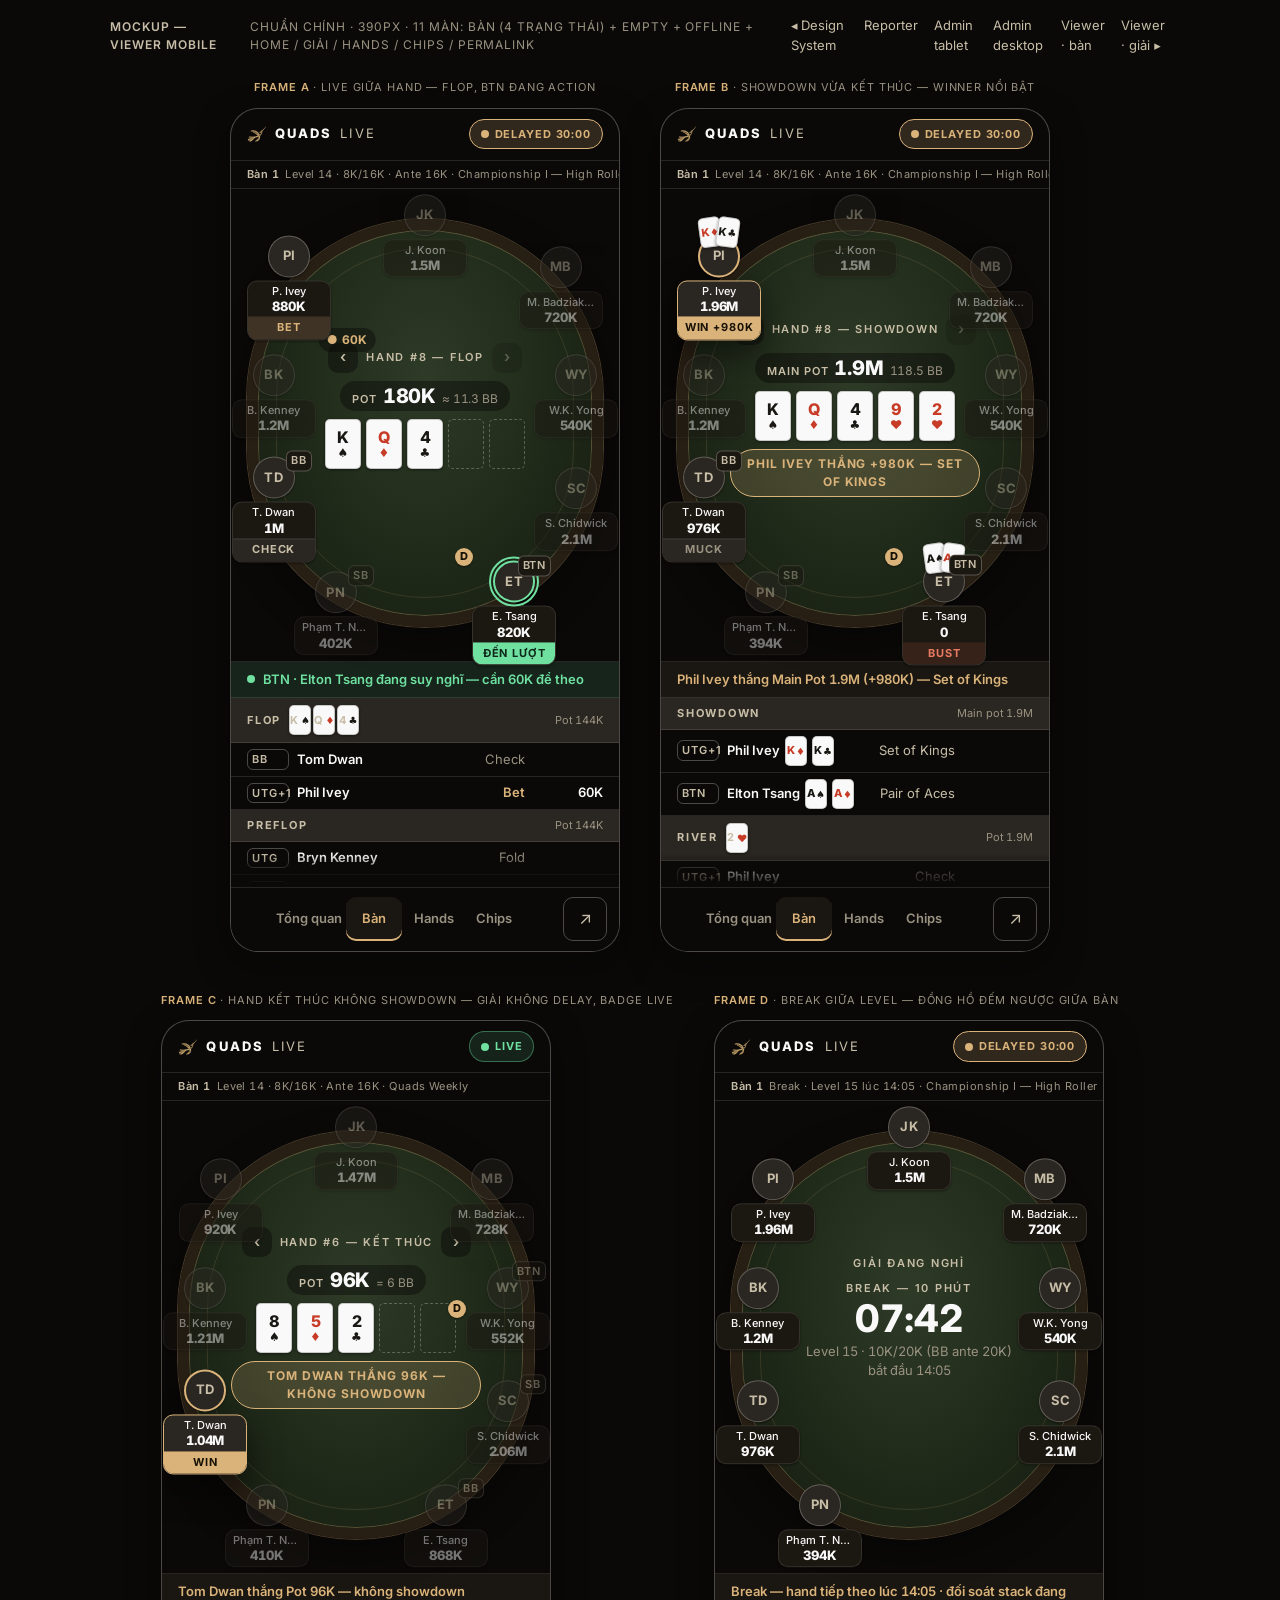
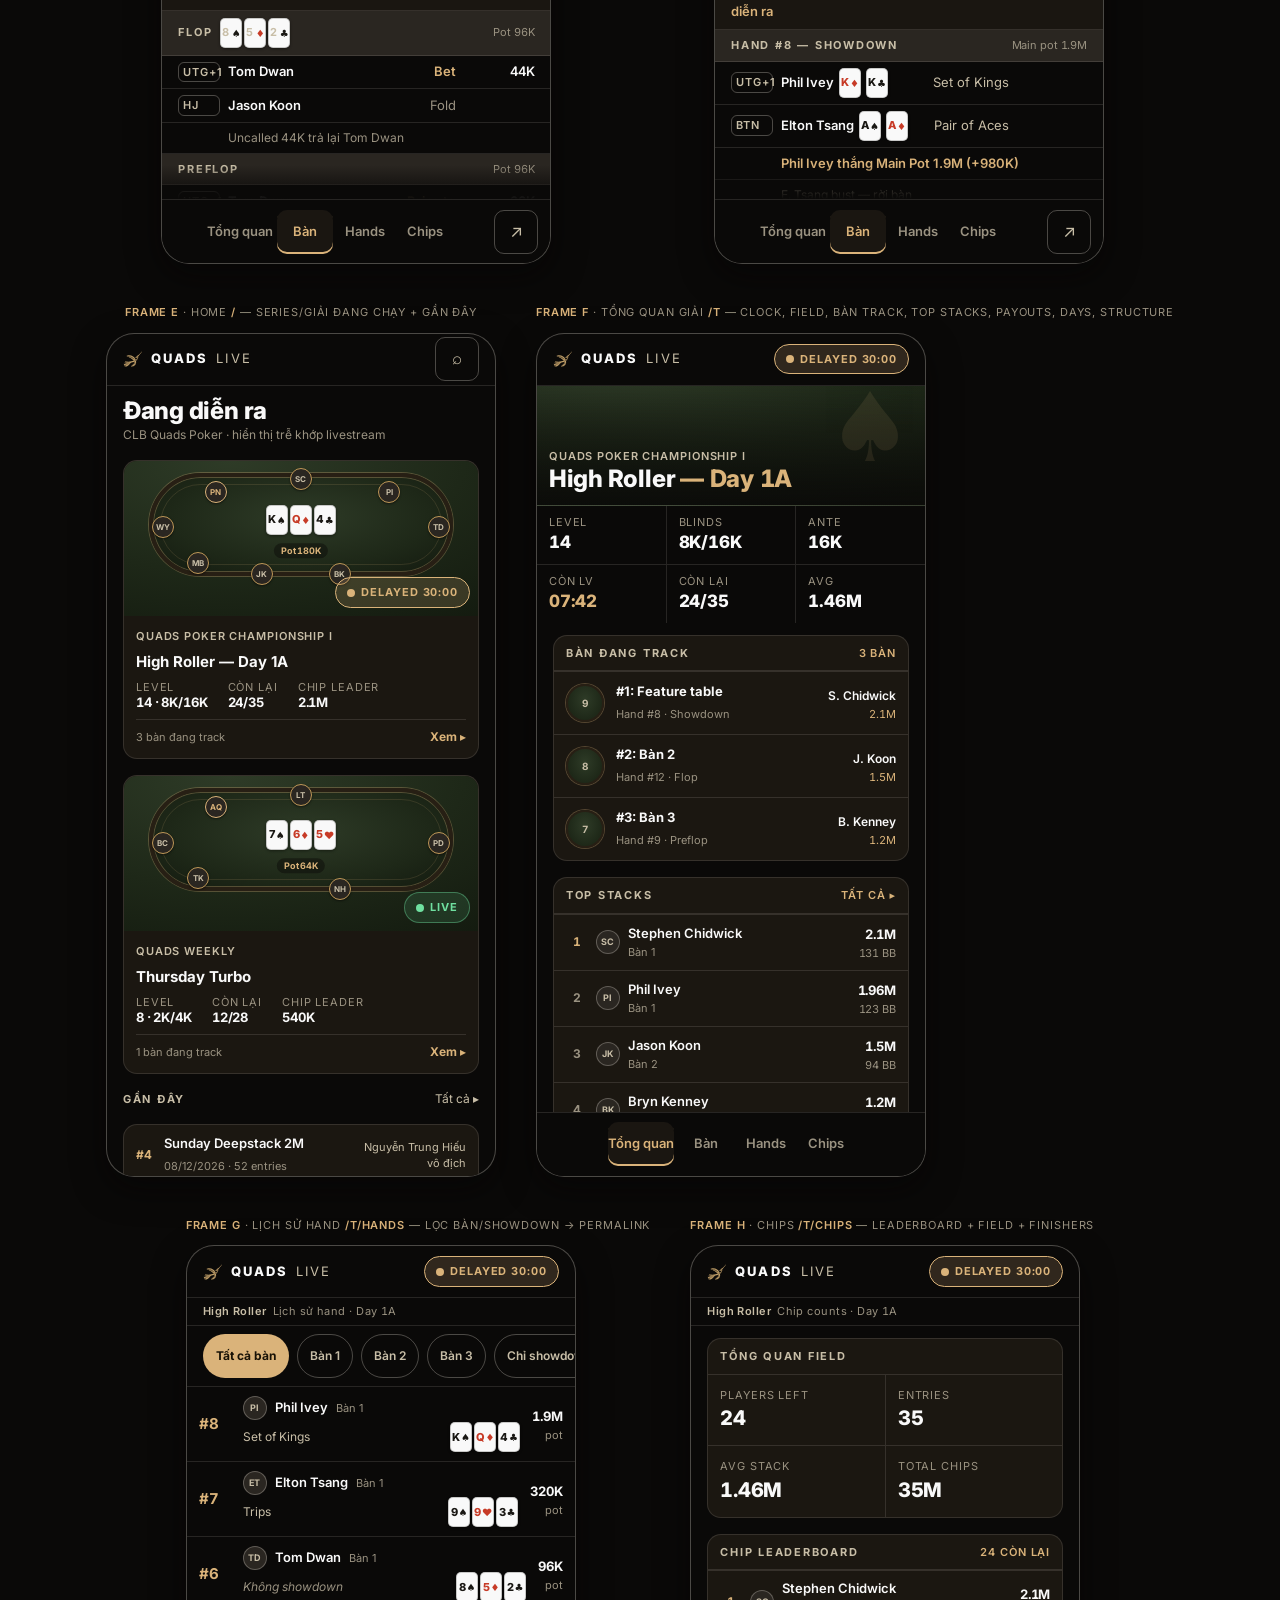
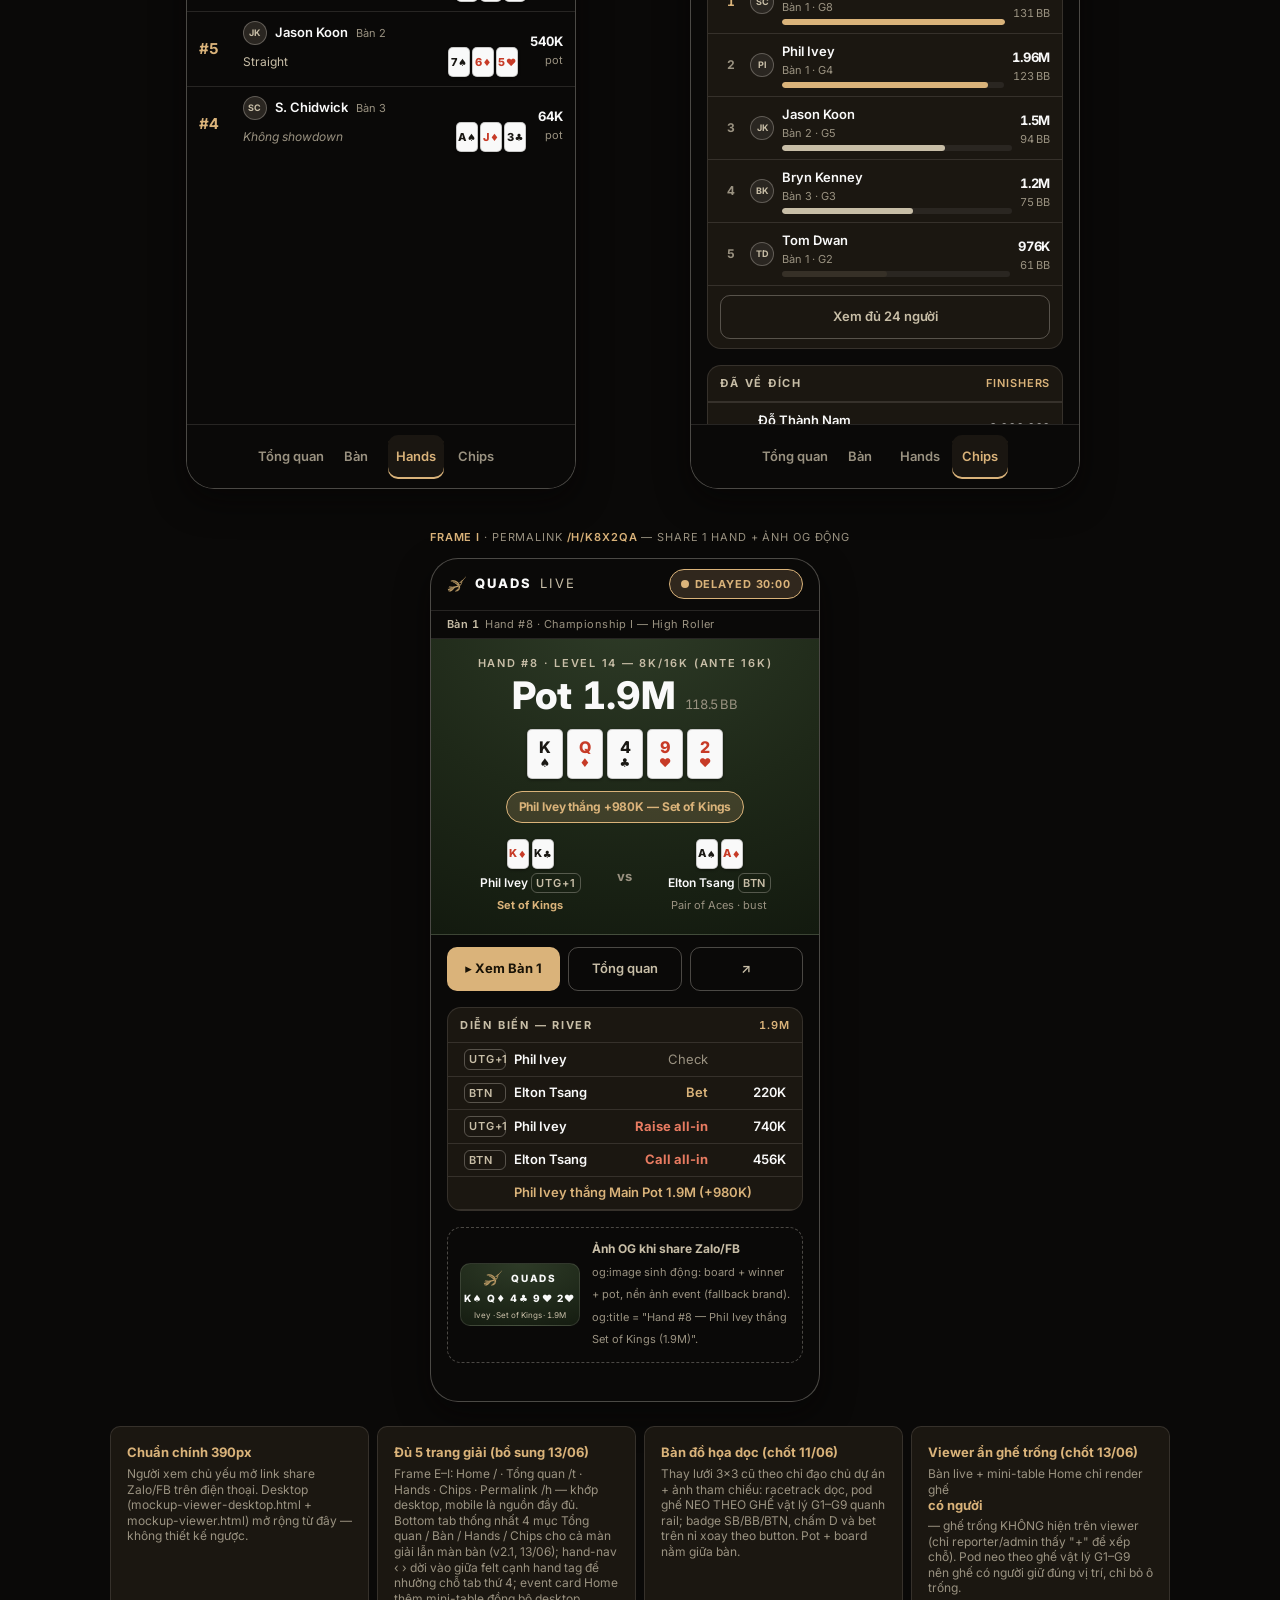
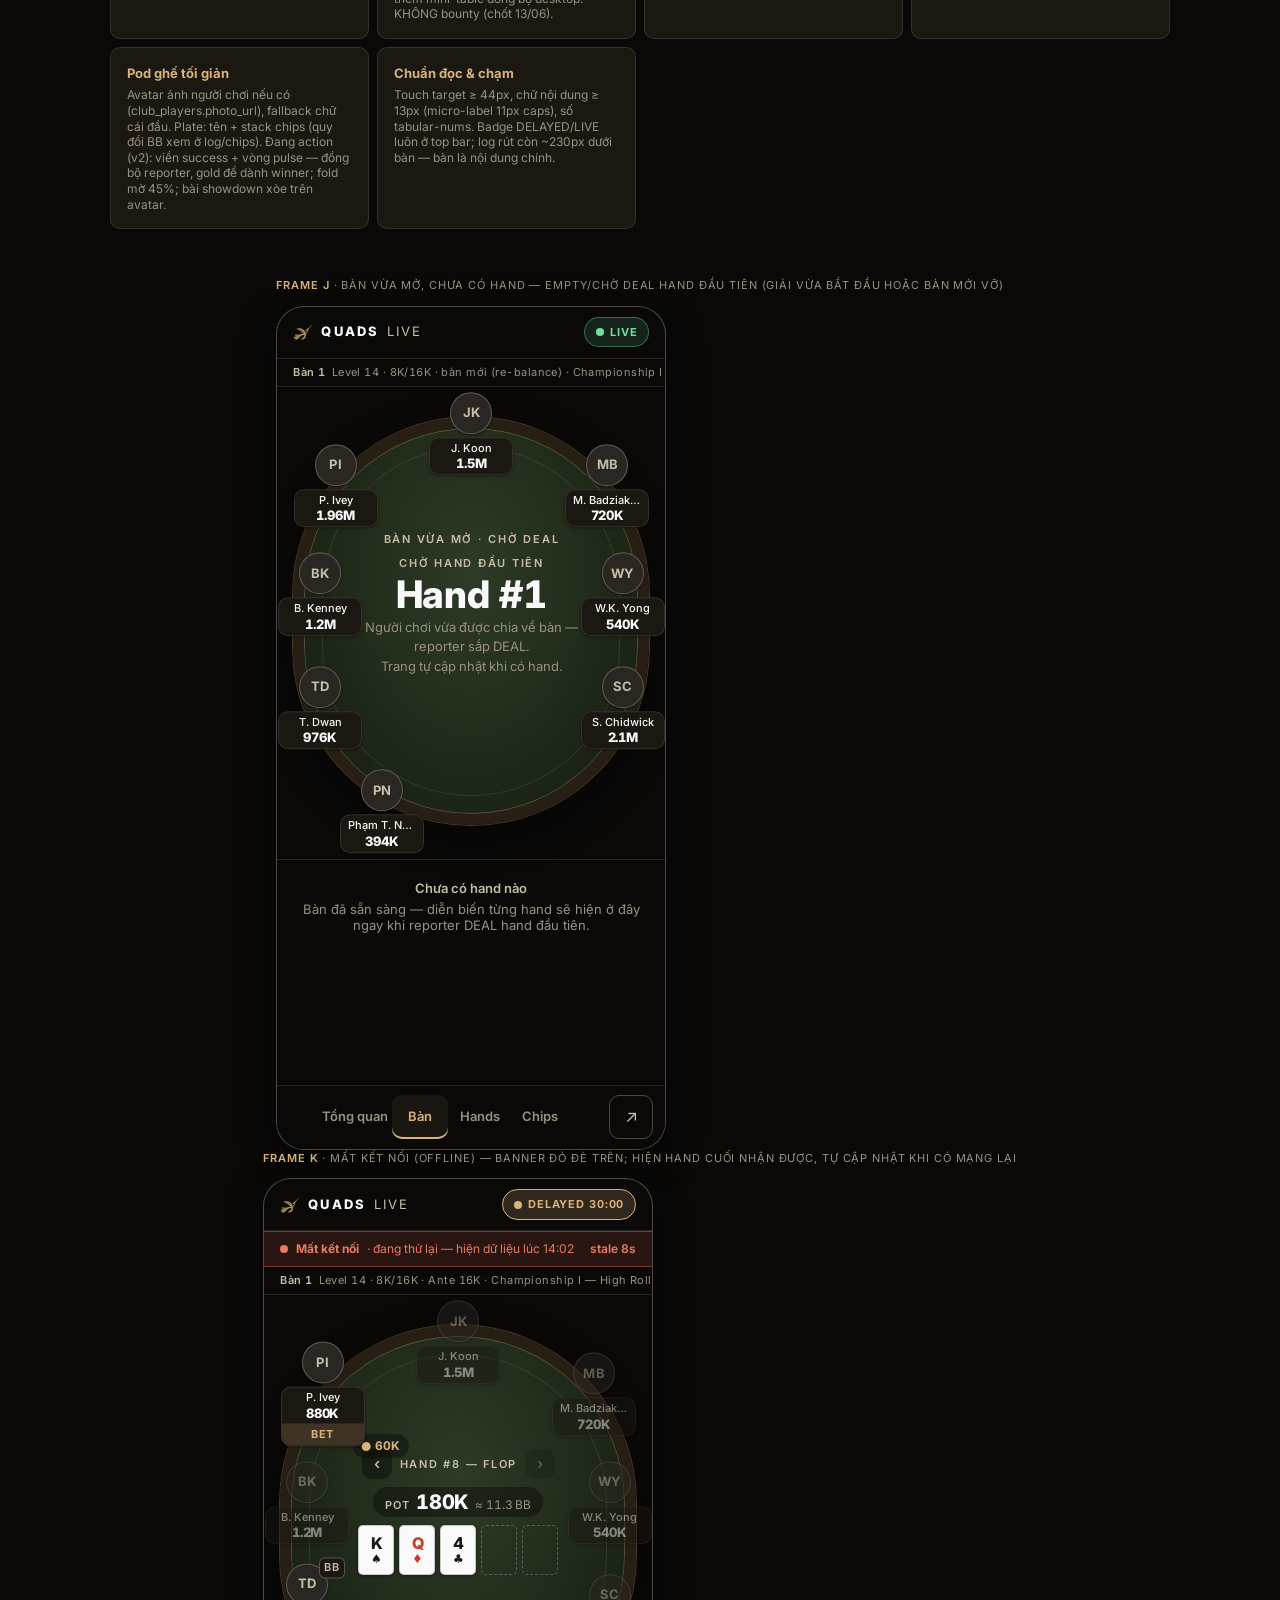
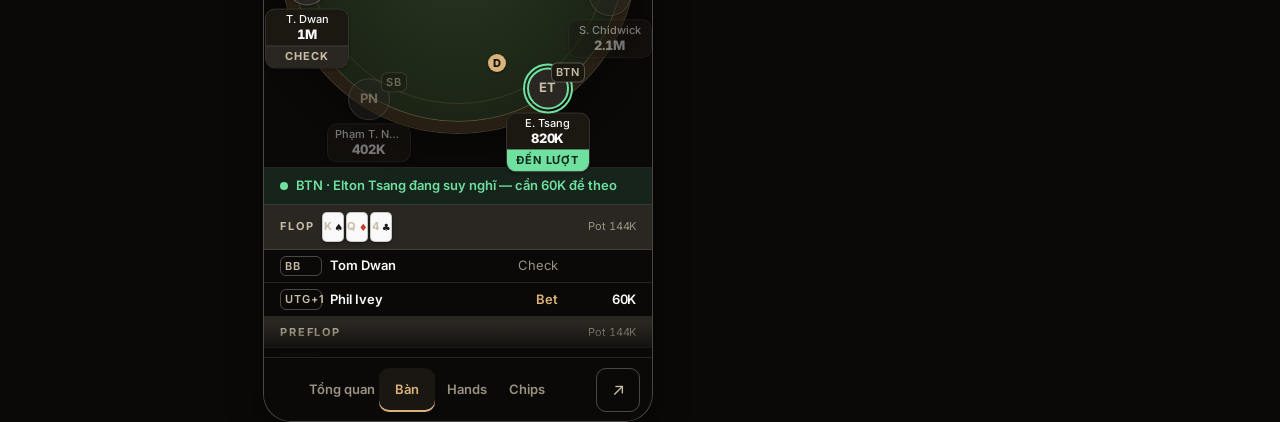
<file: design/mockup-viewer-mobile.html>
<!DOCTYPE html>
<html lang="vi">
<head>
<meta charset="UTF-8">
<meta name="viewport" content="width=device-width, initial-scale=1">
<title>Quads Live — Mockup Viewer Mobile (390px, chuẩn chính)</title>
<link rel="preconnect" href="https://fonts.googleapis.com">
<link rel="preconnect" href="https://fonts.gstatic.com" crossorigin>
<link href="https://fonts.googleapis.com/css2?family=Inter:wght@400;500;600;700;800&display=swap" rel="stylesheet">
<link rel="stylesheet" href="tokens.css">
<style>
/* ============ STYLE RIÊNG MOCKUP VIEWER MOBILE ============
   CHUẨN CHÍNH của viewer: người xem mở link share Zalo/FB trên
   điện thoại (~390px). Desktop (mockup-viewer.html) là bản mở rộng.
   Chốt 11/06 (chỉ đạo chủ dự án + ảnh tham chiếu): màn "Bàn" dùng
   BÀN POKER ĐỒ HỌA DỌC — pod ghế quanh racetrack, bet trên nỉ —
   thay cho lưới 3×3 cũ. 4 frame: A live giữa hand · B showdown ·
   C kết thúc không showdown (badge Live) · D break giữa level.
   v2 (Triton redesign — cập nhật NHẸ, giữ cấu trúc): đồng bộ mã màu
   chức năng với reporter — to-act = success (xanh lá), winner = gold,
   all-in = danger; cấu trúc/bố cục giữ nguyên (code M2 build theo). */

body {
  background:
    radial-gradient(1100px 500px at 50% -10%, var(--color-sheen), transparent 70%),
    var(--color-bg);
  display: flex; flex-direction: column; align-items: center;
}

/* ---- chrome của trang mockup (ngoài khung máy) ---- */
.mock-chrome {
  width: 100%; max-width: 1100px;
  display: flex; align-items: center; gap: var(--sp-4);
  padding: var(--sp-4) var(--sp-5);
  font-size: var(--fs-xs); color: var(--color-text-muted);
  text-transform: uppercase; letter-spacing: var(--ls-caps);
}
.mock-chrome b { color: var(--color-beige); font-weight: var(--fw-semi); }
.mock-chrome nav { margin-left: auto; display: flex; gap: var(--sp-4); text-transform: none; letter-spacing: 0; }
.mock-chrome a { font-size: var(--fs-sm); }

.phones { display: flex; flex-wrap: wrap; gap: var(--sp-8); justify-content: center; padding: var(--sp-2) var(--sp-5) var(--sp-6); }
.phone-col { display: flex; flex-direction: column; gap: var(--sp-3); }
.frame-cap {
  font-size: var(--fs-2xs); color: var(--color-text-muted);
  text-transform: uppercase; letter-spacing: var(--ls-caps); text-align: center;
}
.frame-cap b { color: var(--color-gold); font-weight: var(--fw-semi); }

/* ================= KHUNG MÁY 390×844 ================= */
.phone {
  width: 390px; height: 844px; flex: none;
  background: var(--color-bg);
  border: 1px solid var(--color-border-strong);
  border-radius: 28px; /* bezel thiết bị — vật thể thật */
  box-shadow: var(--shadow-2);
  overflow: hidden;
  display: flex; flex-direction: column;
}

/* ---------- Top bar sticky ---------- */
.m-top {
  height: 52px; flex: none;
  display: flex; align-items: center; gap: var(--sp-2);
  padding: 0 var(--sp-4);
  border-bottom: 1px solid var(--color-border);
}
.wordmark { display: inline-flex; align-items: center; gap: 8px; min-width: 0; }
.wordmark .mk-sq { width: 9px; height: 9px; background: var(--color-gold); border-radius: 3px; flex: none; }
.wordmark .mk-logo { width: 20px; height: 20px; flex: none; }
.wordmark b { font-weight: var(--fw-heavy); letter-spacing: var(--ls-wide); font-size: var(--fs-sm); color: var(--color-text); }
.wordmark span { font-weight: var(--fw-reg); letter-spacing: var(--ls-wide); color: var(--color-beige); font-size: var(--fs-sm); }
.badge {
  margin-left: auto; flex: none;
  display: inline-flex; align-items: center; gap: 6px;
  font-size: var(--fs-2xs); font-weight: var(--fw-bold); text-transform: uppercase; letter-spacing: var(--ls-caps);
  padding: 6px 11px; border: 1px solid var(--color-gold); border-radius: var(--radius-full);
  color: var(--color-gold); background: var(--color-gold-soft);
  font-variant-numeric: tabular-nums;
}
.m-ctx {
  height: 28px; flex: none;
  display: flex; align-items: center;
  padding: 0 var(--sp-4);
  font-size: var(--fs-2xs); color: var(--color-text-muted);
  letter-spacing: 0.04em; font-variant-numeric: tabular-nums;
  white-space: nowrap; overflow: hidden; text-overflow: ellipsis;
  border-bottom: 1px solid var(--color-border);
}
.m-ctx b { color: var(--color-beige); font-weight: var(--fw-semi); margin-right: 6px; }

/* ================= BÀN POKER DỌC (chốt 11/06 — thay lưới 3×3) =================
   Pod ghế NEO THEO GHẾ VẬT LÝ G1–G9 quanh racetrack dọc (tokens.css .gno);
   badge vị trí SB/BB/BTN + chấm D + bet trên nỉ mới là thứ xoay theo button. */
.m-table { position: relative; height: 472px; flex: none; }
.mt-felt {
  position: absolute; inset: 30px 16px 34px;
  border-radius: var(--radius-full);
  background: radial-gradient(ellipse at 50% 38%, var(--felt-hi), var(--felt) 60%, var(--felt-deep) 100%);
  border: 11px solid var(--rail);
  box-shadow:
    0 0 0 1px var(--rail-edge),
    inset 0 0 0 1px var(--rail-edge),
    var(--shadow-2);
}
.mt-felt::before {
  content: ""; position: absolute; inset: 18px;
  border: 1px solid var(--felt-line); border-radius: var(--radius-full);
}

/* --- trung tâm bàn: hand tag + pot + board (+ winline) --- */
.mt-center {
  position: absolute; left: 50%; top: 46%; transform: translate(-50%, -50%);
  width: 250px; z-index: 1;
  display: flex; flex-direction: column; align-items: center; gap: var(--sp-2);
  text-align: center;
}
.m-handtag { font-size: var(--fs-2xs); font-weight: var(--fw-semi); color: var(--color-beige); text-transform: uppercase; letter-spacing: var(--ls-wide); }
.mt-pot {
  display: inline-flex; align-items: baseline; gap: 6px;
  background: var(--felt-pill); border-radius: var(--radius-full);
  padding: 4px 12px; line-height: var(--lh-tight);
}
.mt-pot .lbl { font-size: var(--fs-2xs); font-weight: var(--fw-semi); color: var(--color-beige); text-transform: uppercase; letter-spacing: var(--ls-caps); }
.mt-pot b { font-size: var(--fs-lg); font-weight: var(--fw-heavy); font-variant-numeric: tabular-nums; letter-spacing: var(--ls-num); }
.mt-pot span { font-size: var(--fs-xs); color: var(--color-text-muted); font-variant-numeric: tabular-nums; }
.mt-board { display: flex; gap: 5px; }
.winline {
  display: inline-flex; flex-wrap: wrap; justify-content: center; max-width: 100%;
  align-items: center; gap: var(--sp-1);
  border: 1px solid var(--color-gold); background: var(--color-gold-soft); border-radius: var(--radius-full);
  color: var(--color-gold); padding: 5px 12px;
  font-size: var(--fs-xs); font-weight: var(--fw-bold); text-transform: uppercase; letter-spacing: var(--ls-caps);
  font-variant-numeric: tabular-nums;
}

/* --- break giữa level (frame D) --- */
.m-break { display: flex; flex-direction: column; align-items: center; gap: 2px; }
.m-break .t { font-size: var(--fs-2xs); font-weight: var(--fw-semi); color: var(--color-beige); text-transform: uppercase; letter-spacing: var(--ls-wide); }
.m-break b { font-size: var(--fs-3xl); font-weight: var(--fw-heavy); font-variant-numeric: tabular-nums; letter-spacing: var(--ls-num); line-height: var(--lh-tight); }
.m-break .nx { font-size: var(--fs-sm); color: var(--color-text-muted); font-variant-numeric: tabular-nums; }

/* --- pod ghế: avatar + plate (tên, stack) + bar trạng thái --- */
.pod {
  position: absolute; transform: translate(-50%, -50%);
  width: 84px; z-index: 2;
  display: flex; flex-direction: column; align-items: center; gap: 3px;
}
.pod-ava {
  position: relative; width: 42px; height: 42px; flex: none;
  border-radius: var(--radius-full);
  background: var(--color-surface-2); border: 1px solid var(--color-border-strong);
  display: flex; align-items: center; justify-content: center;
  font-size: var(--fs-sm); font-weight: var(--fw-bold); color: var(--color-beige);
  letter-spacing: 0.02em;
  box-shadow: var(--shadow-1);
}
.pod-pos { position: absolute; top: -7px; right: -18px; z-index: 4; background: var(--color-surface-1); }
.pod-cards { position: absolute; bottom: 29px; left: 50%; transform: translateX(-50%); display: flex; z-index: 3; }
.pod-cards .pcard--sm:first-child { transform: rotate(-8deg) translate(2px, 1px); }
.pod-cards .pcard--sm:last-child { transform: rotate(8deg) translate(-2px, 1px); }
.pod-plate {
  width: 100%;
  background: var(--color-surface-1); border: 1px solid var(--color-border);
  border-radius: var(--radius-md); overflow: hidden;
  padding: 3px 7px 4px; text-align: center;
  display: flex; flex-direction: column; gap: 1px;
  box-shadow: var(--shadow-1);
}
.pod-name { font-size: var(--fs-2xs); font-weight: var(--fw-med); line-height: var(--lh-snug); white-space: nowrap; overflow: hidden; text-overflow: ellipsis; }
.pod-stack { font-size: var(--fs-sm); font-weight: var(--fw-heavy); line-height: var(--lh-tight); font-variant-numeric: tabular-nums; letter-spacing: var(--ls-num); }
.pod-bar {
  margin: 2px -7px -4px; padding: 2px 4px 3px;
  font-size: var(--fs-2xs); font-weight: var(--fw-bold); text-transform: uppercase; letter-spacing: var(--ls-caps);
  font-variant-numeric: tabular-nums;
  background: var(--color-surface-2); color: var(--color-text-muted);
  border-top: 1px solid var(--color-border);
}
.pod-bar--check { color: var(--color-beige); }
.pod-bar--bet { background: var(--color-gold-soft); color: var(--color-gold); border-top-color: transparent; }
/* v2: to-act = success (đồng bộ reporter) — gold để dành cho winner */
.pod-bar--act { background: var(--seat-toact); color: var(--color-ink-on-success); border-top-color: transparent; }
.pod-bar--win { background: var(--seat-winner); color: var(--color-ink-on-gold); border-top-color: transparent; }
.pod-bar--bust { background: var(--color-danger-soft); color: var(--color-danger-text); border-top-color: transparent; }
.pod--fold { opacity: 0.45; }
.pod--act .pod-ava { border: 2px solid var(--seat-toact); }
.pod--act .pod-ava::after {
  content: ""; position: absolute; inset: -6px;
  border: 2px solid var(--seat-toact); border-radius: var(--radius-full);
  animation: pulse 1.4s ease-in-out infinite;
}
.pod--win { z-index: 3; }
.pod--win .pod-ava { border: 2px solid var(--seat-winner); }
.pod--win .pod-plate { border-color: var(--seat-winner); background: var(--color-surface-2); box-shadow: var(--shadow-2); }
/* Viewer KHÔNG hiển thị ghế trống — chỉ hiện ghế có người (reporter/admin vẫn hiện "+" để xếp chỗ) */
.pod--empty { display: none; }

/* --- bet trên nỉ + nút dealer --- */
.mt-bet {
  position: absolute; transform: translate(-50%, -50%); z-index: 1;
  display: inline-flex; align-items: center; gap: 5px;
  background: var(--felt-pill); border-radius: var(--radius-full);
  padding: 3px 9px;
  font-size: var(--fs-xs); font-weight: var(--fw-bold); color: var(--color-gold);
  font-variant-numeric: tabular-nums; letter-spacing: var(--ls-num);
}
.mt-bet .dot { width: 9px; height: 9px; }
.mt-bet--allin { color: var(--color-danger-text); } /* v2: all-in = danger */
.dbtn {
  width: 18px; height: 18px; border-radius: 50%; flex: none;
  background: var(--color-gold); color: var(--color-ink-on-gold);
  font-size: var(--fs-2xs); font-weight: var(--fw-heavy);
  display: inline-flex; align-items: center; justify-content: center;
}
.mt-d { position: absolute; transform: translate(-50%, -50%); z-index: 1; box-shadow: var(--shadow-1); }

/* --- vị trí 9 pod quanh racetrack — NEO THEO GHẾ, mọi frame như nhau --- */
.pp-1 { left: 27%; top: 90%; }
.pp-2 { left: 11%; top: 68%; }
.pp-3 { left: 11%; top: 44%; }
.pp-4 { left: 15%; top: 21%; }
.pp-5 { left: 50%; top: 10%; }
.pp-6 { left: 85%; top: 21%; }
.pp-7 { left: 89%; top: 44%; }
.pp-8 { left: 89%; top: 68%; }
.pp-9 { left: 73%; top: 90%; }
/* bet của ghế N đặt phía trước pod, hướng vào tâm */
.mb-1 { left: 35%; top: 78%; }
.mb-2 { left: 26%; top: 64%; }
.mb-3 { left: 26%; top: 45%; }
.mb-4 { left: 30%; top: 32%; }
.mb-5 { left: 50%; top: 25%; }
.mb-6 { left: 70%; top: 32%; }
.mb-7 { left: 74%; top: 45%; }
.mb-8 { left: 74%; top: 64%; }
.mb-9 { left: 65%; top: 78%; }
/* nút dealer cạnh ghế giữ button — đủ 9 ghế, dịch từ ghế vào phía felt (đối xứng trục x=50%) */
.mtd-1 { left: 40%; top: 78%; }
.mtd-2 { left: 24%; top: 64%; }
.mtd-3 { left: 24%; top: 44%; }
.mtd-4 { left: 29%; top: 31%; }
.mtd-5 { left: 50%; top: 24%; }
.mtd-6 { left: 71%; top: 31%; }
.mtd-7 { left: 76%; top: 44%; }
.mtd-8 { left: 76%; top: 64%; }
.mtd-9 { left: 60%; top: 78%; }

/* ---------- Lá bài ---------- */
.pcard {
  position: relative; display: inline-flex; flex-direction: column; align-items: center; justify-content: center;
  width: var(--card-w-md); height: var(--card-h-md); flex: none;
  background: var(--card-face); color: var(--card-black);
  border-radius: var(--radius-card);
  box-shadow: inset 0 0 0 1px var(--card-face-edge), var(--shadow-card);
}
.pcard b { font-size: 16px; line-height: 1; font-weight: var(--fw-heavy); letter-spacing: -0.02em; }
.pcard i { font-style: normal; font-size: 12px; line-height: 1; margin-top: 2px; }
.pcard--red { color: var(--card-red); }
.pcard--sm { width: var(--card-w-sm); height: var(--card-h-sm); flex-direction: row; gap: 1px; }
.pcard--sm b { font-size: 11px; } .pcard--sm i { font-size: 10px; margin-top: 0; }
.pcard--slot { background: transparent; border: 1px dashed var(--color-border-strong); box-shadow: none; }

/* ---------- Action log: feed cuộn dưới bàn ---------- */
.m-log { flex: 1; min-height: 0; position: relative; overflow: hidden; border-top: 1px solid var(--color-border); }
.m-log::after {
  content: ""; position: absolute; left: 0; right: 0; bottom: 0; height: 34px;
  background: linear-gradient(to bottom, transparent, var(--color-bg));
  pointer-events: none;
}
.ml-street {
  display: flex; align-items: center; gap: var(--sp-2);
  padding: 7px var(--sp-4); background: var(--color-surface-2);
  border-bottom: 1px solid var(--color-border);
}
.ml-street b { font-size: var(--fs-2xs); font-weight: var(--fw-bold); letter-spacing: var(--ls-wide); text-transform: uppercase; color: var(--color-beige); }
.ml-street .cards { display: flex; gap: 2px; }
.ml-street .potend { margin-left: auto; font-size: var(--fs-2xs); color: var(--color-text-muted); font-variant-numeric: tabular-nums; }
.ml-row {
  display: grid; grid-template-columns: 42px minmax(0,1fr) auto 70px; gap: var(--sp-2); align-items: center;
  padding: 6px var(--sp-4); border-bottom: 1px solid var(--color-border); font-size: var(--fs-sm);
}
.ml-row .nm { font-weight: var(--fw-semi); white-space: nowrap; overflow: hidden; text-overflow: ellipsis; display: flex; align-items: center; gap: 5px; }
.ml-row .amt { text-align: right; font-weight: var(--fw-semi); font-variant-numeric: tabular-nums; }
.ml-row--sys { grid-template-columns: 42px 1fr; color: var(--color-text-muted); font-size: var(--fs-xs); }
.ml-row--sys.win { color: var(--color-gold); font-weight: var(--fw-semi); font-size: var(--fs-sm); }
.ml-now {
  display: flex; align-items: center; gap: var(--sp-2);
  padding: 8px var(--sp-4);
  background: var(--color-gold-faint); border-bottom: 1px solid var(--color-border);
  color: var(--color-gold); font-size: var(--fs-sm); font-weight: var(--fw-semi);
  font-variant-numeric: tabular-nums;
}
.ml-now .dot { animation: pulse 1.4s ease-in-out infinite; }
/* v2: biến thể to-act (đang chờ người chơi) — success, đồng bộ pod--act */
.ml-now--act { background: var(--seat-toact-soft); color: var(--color-success); }

.pos {
  display: inline-flex; align-items: center; flex: none;
  font-size: var(--fs-2xs); font-weight: var(--fw-semi); letter-spacing: var(--ls-caps);
  color: var(--color-beige); border: 1px solid var(--color-border-strong); border-radius: var(--radius-sm);
  padding: 1px 4px; text-transform: uppercase;
}

/* Badge LIVE — public khi giải không delay (D = 0), SPEC 5.6 */
.badge--live { color: var(--color-success); background: var(--color-success-soft); border-color: var(--color-success-line); }
.badge--live .dot { animation: pulse 1.6s ease-in-out infinite; }

.act--fold, .act--check, .act--post { color: var(--color-text-muted); }
.act--call { color: var(--color-beige); }
.act--bet, .act--raise { color: var(--color-gold); font-weight: var(--fw-semi); }
.act--allin { color: var(--color-danger-text); font-weight: var(--fw-bold); } /* v2: all-in = danger (Triton) */
.act--show { color: var(--color-beige); }

/* ---------- Bottom bar: trong tầm ngón cái ---------- */
.m-tab {
  min-height: 64px; flex: none;
  display: flex; align-items: center; gap: var(--sp-2);
  padding: 0 var(--sp-3) env(safe-area-inset-bottom);
  border-top: 1px solid var(--color-border);
  background: var(--color-bg);
}
.hnav { display: flex; align-items: center; gap: 4px; flex: none; }
.hbtn {
  width: 44px; height: 44px;
  display: inline-flex; align-items: center; justify-content: center;
  background: var(--color-surface-2); border: 1px solid var(--color-border); border-radius: var(--radius-md);
  color: var(--color-text); font-size: var(--fs-base); font-weight: var(--fw-semi);
}
.hbtn:disabled { opacity: 0.35; }
/* v2.1: hand-nav dời vào giữa bàn (cạnh hand tag) khi thống nhất bottom-tab 4 mục */
.m-handnav { display: inline-flex; align-items: center; gap: var(--sp-2); }
.hbtn--felt { width: 30px; height: 30px; background: var(--felt-pill); border-color: transparent; color: var(--color-beige); }
.hno { font-size: var(--fs-sm); font-weight: var(--fw-bold); font-variant-numeric: tabular-nums; color: var(--color-beige); min-width: 28px; text-align: center; }
.tabs { flex: 1; display: flex; justify-content: center; gap: var(--sp-1); }
.tab {
  min-width: 56px; height: 44px;
  display: inline-flex; align-items: center; justify-content: center;
  background: transparent; border: 0; border-radius: var(--radius-md);
  font-size: var(--fs-sm); font-weight: var(--fw-semi); color: var(--color-text-muted);
}
.tab--active { color: var(--color-gold); background: var(--color-gold-faint); box-shadow: inset 0 -2px 0 var(--color-gold); }
.share {
  width: 44px; height: 44px; flex: none;
  display: inline-flex; align-items: center; justify-content: center;
  background: transparent; border: 1px solid var(--color-border-strong); border-radius: var(--radius-md);
  color: var(--color-beige); font-size: var(--fs-md);
}

/* ---------- Ghi chú nguyên tắc (doc chrome) ---------- */
.notes {
  display: grid; grid-template-columns: repeat(auto-fit, minmax(240px, 1fr)); gap: var(--sp-2);
  max-width: 1100px; width: 100%; padding: 0 var(--sp-5) var(--sp-9);
}
.note { border: 1px solid var(--color-border); background: var(--color-surface-1); border-radius: var(--radius-md); padding: var(--sp-4); }
.note b { display: block; font-size: var(--fs-sm); color: var(--color-gold); margin-bottom: 4px; }
.note span { font-size: var(--fs-xs); color: var(--color-text-muted); line-height: var(--lh-snug); display: block; }

/* ============================================================
   v2.1 — VIEWER MOBILE: TRANG GIẢI (bổ sung 13/06, chủ dự án yêu cầu)
   5 màn còn thiếu để mobile khớp desktop (mockup-viewer-desktop.html) —
   giữ mobile-first là CHUẨN CHÍNH (desktop mở rộng từ đây, không ngược).
   Khung .phone 390×844 dùng lại; thân .mv-scroll cuộn dọc. Component
   thu nhỏ từ desktop, mọi màu/cỡ qua tokens. Prefix mv- tránh đụng.
   ============================================================ */

.mv-scroll { flex: 1; min-height: 0; overflow-y: auto; -webkit-overflow-scrolling: touch; }
.mv-pad { padding: var(--sp-3) var(--sp-4) var(--sp-6); display: flex; flex-direction: column; gap: var(--sp-4); }
.mv-h1 { font-size: var(--fs-xl); font-weight: var(--fw-heavy); letter-spacing: -0.01em; line-height: var(--lh-tight); }
.mv-sub { font-size: var(--fs-xs); color: var(--color-text-muted); margin-top: 2px; }
.mv-seclbl { display: flex; align-items: baseline; gap: var(--sp-2); }
.mv-seclbl b { font-size: var(--fs-2xs); font-weight: var(--fw-bold); text-transform: uppercase; letter-spacing: var(--ls-wide); color: var(--color-beige); }
.mv-seclbl a { margin-left: auto; font-size: var(--fs-xs); color: var(--color-beige); }

/* nút mobile chung */
.mv-btn { display: inline-flex; align-items: center; justify-content: center; gap: var(--sp-2); min-height: 44px; padding: 0 var(--sp-4); border-radius: var(--radius-md); font-size: var(--fs-sm); font-weight: var(--fw-semi); background: var(--color-surface-2); color: var(--color-text); border: 1px solid var(--color-border); }
.mv-btn--primary { background: var(--color-gold); border-color: transparent; color: var(--color-ink-on-gold); font-weight: var(--fw-bold); }
.mv-btn--outline { background: transparent; border-color: var(--color-border-strong); color: var(--color-beige); }
.mv-btn--full { width: 100%; }

/* panel chung */
.mv-card { background: var(--color-surface-1); border: 1px solid var(--color-border); border-radius: var(--radius-lg); overflow: hidden; }
.mv-card-h { display: flex; align-items: center; gap: var(--sp-2); padding: 9px var(--sp-3); border-bottom: 1px solid var(--color-border); }
.mv-card-h b { font-size: var(--fs-2xs); font-weight: var(--fw-bold); text-transform: uppercase; letter-spacing: var(--ls-wide); color: var(--color-beige); }
.mv-card-h .tag { margin-left: auto; font-size: var(--fs-2xs); font-weight: var(--fw-semi); color: var(--color-gold); text-transform: uppercase; letter-spacing: var(--ls-caps); font-variant-numeric: tabular-nums; }
.mv-card-f { padding: 9px var(--sp-3); border-top: 1px solid var(--color-border); text-align: center; }

/* HOME — event card + past row */
.mv-ev { display: block; color: inherit; background: var(--color-surface-1); border: 1px solid var(--color-border); border-radius: var(--radius-lg); overflow: hidden; }
.mv-ev-ph { position: relative; aspect-ratio: 16/7; background: radial-gradient(120% 130% at 30% 0%, var(--felt-hi), var(--felt) 55%, var(--felt-deep)); display: flex; align-items: flex-end; padding: var(--sp-2); }
.mv-ev-ph .badge { position: relative; z-index: 2; }
/* mini table + players thu nhỏ trong ảnh card Home (mobile) — đồng bộ desktop */
.mv-emini { position: absolute; inset: 0; z-index: 0; }
.mv-eoval { position: absolute; left: 7%; right: 7%; top: 8%; bottom: 26%; border-radius: var(--radius-full); background: radial-gradient(ellipse at 50% 42%, var(--felt-hi), var(--felt) 62%, var(--felt-deep) 100%); border: 4px solid var(--rail); box-shadow: 0 0 0 1px var(--rail-edge), inset 0 0 0 1px var(--rail-edge); }
.mv-eoval::before { content: ""; position: absolute; inset: 7px; border: 1px solid var(--felt-line); border-radius: var(--radius-full); }
.mv-eboard { position: absolute; left: 50%; top: 38%; transform: translate(-50%, -50%); display: flex; gap: 2px; z-index: 1; }
.mv-epot { position: absolute; left: 50%; top: 58%; transform: translate(-50%, -50%); z-index: 1; background: var(--felt-pill); border-radius: var(--radius-full); padding: 1px 7px; font-size: 9px; font-weight: var(--fw-bold); color: var(--color-gold); font-variant-numeric: tabular-nums; white-space: nowrap; }
.mv-eseat { position: absolute; transform: translate(-50%, -50%); z-index: 1; width: 22px; height: 22px; border-radius: var(--radius-full); background: var(--color-surface-2); border: 1px solid var(--color-gold-deep); display: inline-flex; align-items: center; justify-content: center; font-size: 8px; font-weight: var(--fw-bold); color: var(--color-beige); box-shadow: var(--shadow-1); }
.mv-eseat--empty { display: none; }  /* viewer ẩn ghế trống (cả mini-table Home) */
.mv-eseat--btn { border-color: var(--color-gold); color: var(--color-gold); }
.me-1{left:50%;top:12%} .me-2{left:75%;top:20%} .me-3{left:89%;top:43%} .me-4{left:79%;top:66%} .me-5{left:61%;top:73%}
.me-6{left:39%;top:73%} .me-7{left:21%;top:66%} .me-8{left:11%;top:43%} .me-9{left:26%;top:20%}
.mv-ev-b { padding: var(--sp-3); display: flex; flex-direction: column; gap: var(--sp-2); }
.mv-ev-series { font-size: var(--fs-2xs); font-weight: var(--fw-semi); color: var(--color-beige); text-transform: uppercase; letter-spacing: var(--ls-caps); }
.mv-ev-nm { font-size: var(--fs-base); font-weight: var(--fw-bold); line-height: var(--lh-snug); }
.mv-ev-nm .tnum { color: var(--color-gold); }
.mv-ev-meta { display: flex; flex-wrap: wrap; gap: var(--sp-2) var(--sp-5); }
.mv-kv { display: flex; flex-direction: column; line-height: var(--lh-snug); }
.mv-kv .k { font-size: var(--fs-2xs); color: var(--color-text-muted); text-transform: uppercase; letter-spacing: var(--ls-caps); }
.mv-kv .v { font-size: var(--fs-sm); font-weight: var(--fw-bold); font-variant-numeric: tabular-nums; }
.mv-ev-ft { display: flex; align-items: center; gap: var(--sp-2); padding-top: var(--sp-2); border-top: 1px solid var(--color-border); }
.mv-ev-ft .t { font-size: var(--fs-2xs); color: var(--color-text-muted); }
.mv-ev-ft .go { margin-left: auto; font-size: var(--fs-xs); font-weight: var(--fw-bold); color: var(--color-gold); }
.mv-past { display: flex; align-items: center; gap: var(--sp-3); padding: 9px var(--sp-3); border-top: 1px solid var(--color-border); color: inherit; }
.mv-past:first-child { border-top: 0; }
.mv-past .pno { font-size: var(--fs-xs); font-weight: var(--fw-bold); color: var(--color-gold); font-variant-numeric: tabular-nums; flex: none; }
.mv-past .pb { min-width: 0; flex: 1; }
.mv-past .pb b { display: block; font-size: var(--fs-sm); font-weight: var(--fw-semi); white-space: nowrap; overflow: hidden; text-overflow: ellipsis; }
.mv-past .pb small { font-size: var(--fs-2xs); color: var(--color-text-muted); }
.mv-past .pw { font-size: var(--fs-2xs); color: var(--color-beige); text-align: right; flex: none; }

/* TOURNAMENT — hero + stats + watch/stk/pay/structure */
.mv-hero { position: relative; height: 120px; flex: none; background: linear-gradient(180deg, rgba(10,9,8,.05), rgba(10,9,8,.85)), radial-gradient(140% 120% at 20% -10%, var(--felt-hi), var(--felt) 55%, var(--felt-deep)); display: flex; align-items: flex-end; border-bottom: 1px solid var(--color-border); }
.mv-hero::after { content: "♠"; position: absolute; right: 12px; top: -8px; font-size: 96px; color: var(--rail-edge); opacity: .35; line-height: 1; }
.mv-hero-in { position: relative; z-index: 1; padding: var(--sp-3); }
.mv-hero .cr { font-size: var(--fs-2xs); color: var(--color-beige); text-transform: uppercase; letter-spacing: var(--ls-caps); font-weight: var(--fw-semi); }
.mv-hero h2 { font-size: var(--fs-xl); font-weight: var(--fw-heavy); letter-spacing: -0.01em; line-height: var(--lh-tight); margin-top: 2px; }
.mv-hero h2 .tnum { color: var(--color-gold); }
.mv-stats { display: grid; grid-template-columns: repeat(3, 1fr); gap: 1px; background: var(--color-border); flex: none; }
.mv-stat { background: var(--color-bg); padding: var(--sp-2) var(--sp-3); }
.mv-stat .k { font-size: var(--fs-2xs); color: var(--color-text-muted); text-transform: uppercase; letter-spacing: var(--ls-caps); }
.mv-stat .v { font-size: var(--fs-md); font-weight: var(--fw-heavy); font-variant-numeric: tabular-nums; }
.mv-stat--accent .v { color: var(--color-gold); }
.mv-watch { display: flex; align-items: center; gap: var(--sp-3); padding: 10px var(--sp-3); border-top: 1px solid var(--color-border); color: inherit; }
.mv-watch:first-child { border-top: 0; }
.mv-ring { width: 38px; height: 38px; border-radius: var(--radius-full); flex: none; background: radial-gradient(ellipse at 50% 40%, var(--felt-hi), var(--felt) 70%); border: 2px solid var(--rail); box-shadow: 0 0 0 1px var(--rail-edge); display: inline-flex; align-items: center; justify-content: center; font-size: 10px; font-weight: var(--fw-bold); color: var(--color-beige); font-variant-numeric: tabular-nums; }
.mv-watch .wb { min-width: 0; flex: 1; }
.mv-watch .wb b { display: block; font-size: var(--fs-sm); font-weight: var(--fw-bold); }
.mv-watch .wb small { font-size: var(--fs-2xs); color: var(--color-text-muted); }
.mv-watch .wr { text-align: right; flex: none; }
.mv-watch .wr .lead { font-size: var(--fs-xs); font-weight: var(--fw-semi); white-space: nowrap; }
.mv-watch .wr .st { display: block; font-size: var(--fs-2xs); color: var(--color-gold); font-variant-numeric: tabular-nums; }
.mv-stk { display: grid; grid-template-columns: 22px 24px 1fr auto; gap: var(--sp-2); align-items: center; padding: 8px var(--sp-3); border-top: 1px solid var(--color-border); }
.mv-stk:first-child { border-top: 0; }
.mv-stk .rk { font-size: var(--fs-xs); font-weight: var(--fw-bold); color: var(--color-text-muted); font-variant-numeric: tabular-nums; text-align: center; }
.mv-stk.lead .rk { color: var(--color-gold); }
.mv-stk .who { display: flex; flex-direction: column; min-width: 0; }
.mv-stk .who .nm { font-size: var(--fs-sm); font-weight: var(--fw-semi); white-space: nowrap; overflow: hidden; text-overflow: ellipsis; }
.mv-stk .who .tb { font-size: var(--fs-2xs); color: var(--color-text-muted); }
.mv-stk .val { text-align: right; }
.mv-stk .val b { font-size: var(--fs-sm); font-weight: var(--fw-bold); font-variant-numeric: tabular-nums; }
.mv-stk .val span { display: block; font-size: var(--fs-2xs); color: var(--color-text-muted); font-variant-numeric: tabular-nums; }
.mv-ava { width: 24px; height: 24px; border-radius: var(--radius-full); flex: none; background: var(--color-surface-2); border: 1px solid var(--color-border-strong); display: inline-flex; align-items: center; justify-content: center; font-size: 9px; font-weight: var(--fw-bold); color: var(--color-beige); }
.mv-pay { display: grid; grid-template-columns: 26px 1fr auto; gap: var(--sp-2); align-items: center; padding: 7px var(--sp-3); border-top: 1px solid var(--color-border); font-variant-numeric: tabular-nums; }
.mv-pay:first-child { border-top: 0; }
.mv-pay .no { font-size: var(--fs-xs); font-weight: var(--fw-bold); color: var(--color-gold); text-align: center; }
.mv-pay .ww { font-size: var(--fs-xs); color: var(--color-text-muted); }
.mv-pay .amt { text-align: right; }
.mv-pay .amt b { font-size: var(--fs-sm); font-weight: var(--fw-bold); }
.mv-pay .amt .bty { display: block; font-size: 10px; color: var(--color-gold); }
.mv-pay .amt .tk { font-size: var(--fs-xs); color: var(--color-info); font-weight: var(--fw-semi); }
.mv-row3 { display: grid; grid-template-columns: 26px 1fr auto; gap: var(--sp-2); align-items: center; padding: 7px var(--sp-3); border-top: 1px solid var(--color-border); font-size: var(--fs-xs); font-variant-numeric: tabular-nums; }
.mv-row3:first-child { border-top: 0; }
.mv-row3 .lv { font-weight: var(--fw-bold); color: var(--color-text-muted); text-align: center; }
.mv-row3 .nm { font-weight: var(--fw-semi); color: var(--color-text); }
.mv-row3 .r { text-align: right; color: var(--color-text-muted); }
.mv-row3--on { background: var(--color-gold-faint); }
.mv-row3--on .lv { color: var(--color-gold); }
.mv-row3--brk .nm, .mv-row3--brk .r { color: var(--color-info); }

/* HANDS — filter chips + hand row */
.mv-chips { display: flex; gap: var(--sp-2); padding: var(--sp-2) var(--sp-4); overflow-x: auto; flex: none; border-bottom: 1px solid var(--color-border); }
.mv-chip { flex: none; min-height: var(--tap-sm); padding: 0 var(--sp-3); display: inline-flex; align-items: center; border-radius: var(--radius-full); border: 1px solid var(--color-border-strong); background: transparent; color: var(--color-beige); font-size: var(--fs-xs); font-weight: var(--fw-semi); white-space: nowrap; }
.mv-chip--on { background: var(--color-gold); border-color: transparent; color: var(--color-ink-on-gold); font-weight: var(--fw-bold); }
.mv-hand { display: grid; grid-template-columns: 32px 1fr auto; gap: 2px var(--sp-3); align-items: center; padding: 9px var(--sp-3); border-top: 1px solid var(--color-border); color: inherit; }
.mv-hand:first-child { border-top: 0; }
.mv-hand .no { grid-row: span 2; align-self: center; font-size: var(--fs-base); font-weight: var(--fw-bold); color: var(--color-gold); font-variant-numeric: tabular-nums; }
.mv-hand .top { display: flex; align-items: center; gap: var(--sp-2); min-width: 0; }
.mv-hand .top .nm { font-size: var(--fs-sm); font-weight: var(--fw-semi); white-space: nowrap; overflow: hidden; text-overflow: ellipsis; }
.mv-hand .top .tb { font-size: var(--fs-2xs); color: var(--color-text-muted); flex: none; }
.mv-hand .pot { grid-row: span 2; align-self: center; text-align: right; }
.mv-hand .pot b { font-size: var(--fs-sm); font-weight: var(--fw-bold); font-variant-numeric: tabular-nums; }
.mv-hand .pot span { display: block; font-size: var(--fs-2xs); color: var(--color-text-muted); }
.mv-hand .bot { display: flex; align-items: center; gap: var(--sp-2); }
.mv-hand .bot .cls { font-size: var(--fs-xs); color: var(--color-beige); }
.mv-hand .bot .cls.nosd { color: var(--color-text-muted); font-style: italic; }
.mv-hand .bd { display: flex; gap: 2px; margin-left: auto; }

/* CHIPS — bar + field tiles + finishers */
.mv-clbar { height: 6px; border-radius: var(--radius-full); background: var(--color-surface-2); overflow: hidden; margin-top: 4px; }
.mv-clbar i { display: block; height: 100%; background: var(--color-gold); border-radius: var(--radius-full); }
.mv-clbar i.mid { background: var(--color-beige); }
.mv-clbar i.low { background: var(--color-surface-3); }
.mv-fld { display: grid; grid-template-columns: 1fr 1fr; gap: 1px; background: var(--color-border); }
.mv-fldt { background: var(--color-surface-1); padding: var(--sp-3); }
.mv-fldt .k { font-size: var(--fs-2xs); color: var(--color-text-muted); text-transform: uppercase; letter-spacing: var(--ls-caps); }
.mv-fldt .v { font-size: var(--fs-lg); font-weight: var(--fw-heavy); font-variant-numeric: tabular-nums; }
.mv-fin { display: grid; grid-template-columns: 30px 1fr auto; gap: var(--sp-2); align-items: center; padding: 8px var(--sp-3); border-top: 1px solid var(--color-border); }
.mv-fin:first-child { border-top: 0; }
.mv-fin .rk { font-size: var(--fs-xs); font-weight: var(--fw-bold); color: var(--color-gold); text-align: center; font-variant-numeric: tabular-nums; }
.mv-fin .nm { font-size: var(--fs-sm); font-weight: var(--fw-semi); white-space: nowrap; overflow: hidden; text-overflow: ellipsis; }
.mv-fin .nm small { display: block; font-size: var(--fs-2xs); color: var(--color-text-muted); font-weight: var(--fw-reg); }
.mv-fin .pr { text-align: right; font-variant-numeric: tabular-nums; }
.mv-fin .pr b { font-size: var(--fs-sm); font-weight: var(--fw-bold); }
.mv-fin .pr .bty { display: block; font-size: 9px; color: var(--color-gold); }

/* PERMALINK — hero hand + vs + cta + og note */
.mv-perma { background: radial-gradient(120% 120% at 50% -10%, var(--felt-hi), var(--felt) 55%, var(--felt-deep)); border-bottom: 1px solid var(--color-border); padding: var(--sp-4) var(--sp-3) var(--sp-5); text-align: center; flex: none; }
.mv-perma .hd { font-size: var(--fs-2xs); font-weight: var(--fw-semi); color: var(--color-beige); text-transform: uppercase; letter-spacing: var(--ls-wide); }
.mv-perma .pt { font-size: var(--fs-3xl); font-weight: var(--fw-heavy); font-variant-numeric: tabular-nums; letter-spacing: var(--ls-num); line-height: var(--lh-tight); margin: 4px 0; }
.mv-perma .pt small { font-size: var(--fs-sm); color: var(--color-text-muted); font-weight: var(--fw-reg); }
.mv-perma-bd { display: flex; gap: 4px; justify-content: center; margin: var(--sp-3) 0; }
.mv-perma-win { display: inline-flex; align-items: center; gap: 6px; border: 1px solid var(--color-gold); background: var(--color-gold-soft); color: var(--color-gold); padding: 6px var(--sp-3); border-radius: var(--radius-full); font-size: var(--fs-xs); font-weight: var(--fw-bold); font-variant-numeric: tabular-nums; }
.mv-vs { display: flex; align-items: stretch; justify-content: center; gap: var(--sp-3); margin-top: var(--sp-4); }
.mv-vs-s { display: flex; flex-direction: column; align-items: center; gap: 4px; flex: 1; max-width: 150px; }
.mv-vs-c { display: flex; gap: 3px; }
.mv-vs-nm { font-size: var(--fs-xs); font-weight: var(--fw-semi); }
.mv-vs-cl { font-size: var(--fs-2xs); }
.mv-vs-cl.win { color: var(--color-gold); font-weight: var(--fw-bold); }
.mv-vs-cl.lose { color: var(--color-text-muted); }
.mv-vs .d { align-self: center; font-size: var(--fs-sm); color: var(--color-text-muted); font-weight: var(--fw-bold); }
.mv-cta { display: flex; gap: var(--sp-2); }
.mv-cta .mv-btn { flex: 1; }
.mv-og { display: flex; gap: var(--sp-3); align-items: center; border: 1px dashed var(--color-border-strong); border-radius: var(--radius-lg); padding: var(--sp-3); }
.mv-og-th { width: 120px; aspect-ratio: 1200/630; flex: none; border-radius: var(--radius-md); border: 1px solid var(--color-border); background: radial-gradient(120% 120% at 50% 0%, var(--felt-hi), var(--felt-deep)); display: flex; flex-direction: column; align-items: center; justify-content: center; gap: 3px; text-align: center; }
.mv-og-th b { font-size: 10px; font-weight: var(--fw-heavy); letter-spacing: var(--ls-wide); }
.mv-og-th span { font-size: 8px; color: var(--color-beige); font-variant-numeric: tabular-nums; }
.mv-og .tx b { font-size: var(--fs-xs); color: var(--color-beige); display: block; margin-bottom: 2px; }
.mv-og .tx span { font-size: var(--fs-2xs); color: var(--color-text-muted); line-height: var(--lh-snug); }
/* bottom tab dạng link (bấm chuyển frame) */
.tab { text-decoration: none; }
html { scroll-behavior: smooth; }
/* banner offline (đồng bộ design-system §13) + empty-state log */
.banner { display: flex; align-items: center; gap: var(--sp-2); padding: 8px var(--sp-4); border-top: 1px solid; border-bottom: 1px solid; flex: none; font-size: var(--fs-xs); }
.banner b { font-weight: var(--fw-bold); }
.banner .tail { margin-left: auto; font-weight: var(--fw-semi); font-variant-numeric: tabular-nums; flex: none; }
.banner--offline { background: var(--color-danger-soft); border-color: var(--color-danger-line); color: var(--color-danger-text); }
.ml-empty { padding: var(--sp-5) var(--sp-4); text-align: center; color: var(--color-text-muted); font-size: var(--fs-sm); line-height: var(--lh-snug); }
.ml-empty b { display: block; color: var(--color-beige); font-weight: var(--fw-semi); margin-bottom: 4px; }
</style>
</head>
<body>

<div class="mock-chrome">
  <b>Mockup — Viewer mobile</b><span>chuẩn chính · 390px · 11 màn: Bàn (4 trạng thái) + Empty + Offline + Home / Giải / Hands / Chips / Permalink</span>
  <nav>
    <a href="design-system.html">◂ Design System</a>
    <a href="mockup-logger.html">Reporter</a>
    <a href="mockup-admin.html">Admin tablet</a>
    <a href="mockup-admin-desktop.html">Admin desktop</a>
    <a href="mockup-viewer.html">Viewer · bàn</a>
    <a href="mockup-viewer-desktop.html">Viewer · giải ▸</a>
  </nav>
</div>

<div class="phones">

<!-- ============ FRAME A — LIVE GIỮA HAND ============ -->
<div class="phone-col">
  <span class="frame-cap"><b>Frame A</b> · live giữa hand — flop, BTN đang action</span>
  <section class="phone" id="ban-m" aria-label="Viewer mobile — đang live">

    <header class="m-top">
      <span class="wordmark"><img class="mk-logo" src="quads.svg" alt="Quads"><b>QUADS</b><span>LIVE</span></span>
      <span class="badge"><span class="dot"></span>Delayed 30:00</span>
    </header>
    <div class="m-ctx"><b>Bàn 1</b> Level 14 · 8K/16K · Ante 16K · Championship I — High Roller</div>

    <div class="m-table" aria-label="Bàn 1 — đồ họa bàn">
      <div class="mt-felt" aria-hidden="true"></div>

      <div class="mt-center">
        <div class="m-handnav"><button class="hbtn hbtn--felt" aria-label="Hand trước">‹</button><span class="m-handtag">Hand #8 — Flop</span><button class="hbtn hbtn--felt" disabled aria-label="Hand sau">›</button></div>
        <div class="mt-pot"><span class="lbl">Pot</span><b class="tnum">180K</b><span class="tnum">≈ 11.3 BB</span></div>
        <div class="mt-board" aria-label="Board">
          <span class="pcard" aria-label="K bích"><b>K</b><i>♠</i></span>
          <span class="pcard pcard--red" aria-label="Q rô"><b>Q</b><i>♦</i></span>
          <span class="pcard" aria-label="4 chuồn"><b>4</b><i>♣</i></span>
          <span class="pcard pcard--slot" aria-label="Slot turn"></span>
          <span class="pcard pcard--slot" aria-label="Slot river"></span>
        </div>
      </div>

      <div class="pod pod--fold pp-1">
        <span class="pod-ava">PN<span class="pos pod-pos">SB</span></span>
        <span class="pod-plate"><span class="pod-name">Phạm T. Nghĩa</span><b class="pod-stack tnum">402K</b></span>
      </div>
      <div class="pod pp-2">
        <span class="pod-ava">TD<span class="pos pod-pos">BB</span></span>
        <span class="pod-plate"><span class="pod-name">T. Dwan</span><b class="pod-stack tnum">1M</b><span class="pod-bar pod-bar--check">Check</span></span>
      </div>
      <div class="pod pod--fold pp-3">
        <span class="pod-ava">BK</span>
        <span class="pod-plate"><span class="pod-name">B. Kenney</span><b class="pod-stack tnum">1.2M</b></span>
      </div>
      <div class="pod pp-4">
        <span class="pod-ava">PI</span>
        <span class="pod-plate"><span class="pod-name">P. Ivey</span><b class="pod-stack tnum">880K</b><span class="pod-bar pod-bar--bet">Bet</span></span>
      </div>
      <div class="pod pod--fold pp-5">
        <span class="pod-ava">JK</span>
        <span class="pod-plate"><span class="pod-name">J. Koon</span><b class="pod-stack tnum">1.5M</b></span>
      </div>
      <div class="pod pod--fold pp-6">
        <span class="pod-ava">MB</span>
        <span class="pod-plate"><span class="pod-name">M. Badziakouski</span><b class="pod-stack tnum">720K</b></span>
      </div>
      <div class="pod pod--fold pp-7">
        <span class="pod-ava">WY</span>
        <span class="pod-plate"><span class="pod-name">W.K. Yong</span><b class="pod-stack tnum">540K</b></span>
      </div>
      <div class="pod pod--fold pp-8">
        <span class="pod-ava">SC</span>
        <span class="pod-plate"><span class="pod-name">S. Chidwick</span><b class="pod-stack tnum">2.1M</b></span>
      </div>
      <div class="pod pod--act pp-9">
        <span class="pod-ava">ET<span class="pos pod-pos">BTN</span></span>
        <span class="pod-plate"><span class="pod-name">E. Tsang</span><b class="pod-stack tnum">820K</b><span class="pod-bar pod-bar--act">Đến lượt</span></span>
      </div>

      <span class="mt-bet mb-4 tnum" aria-label="P. Ivey bet 60K"><span class="dot"></span>60K</span>
      <span class="dbtn mt-d mtd-9" aria-label="Nút dealer ghế 9">D</span>
    </div>

    <div class="m-log" aria-label="Diễn biến hand">
      <div class="ml-now ml-now--act"><span class="dot"></span>BTN · Elton Tsang đang suy nghĩ — cần 60K để theo</div>
      <div class="ml-street">
        <b>Flop</b>
        <span class="cards">
          <span class="pcard pcard--sm"><b>K</b><i>♠</i></span>
          <span class="pcard pcard--sm pcard--red"><b>Q</b><i>♦</i></span>
          <span class="pcard pcard--sm"><b>4</b><i>♣</i></span>
        </span>
        <span class="potend tnum">Pot 144K</span>
      </div>
      <div class="ml-row"><span class="pos">BB</span><span class="nm">Tom Dwan</span><span class="act--check">Check</span><span class="amt"></span></div>
      <div class="ml-row"><span class="pos">UTG+1</span><span class="nm">Phil Ivey</span><span class="act--bet">Bet</span><span class="amt tnum">60K</span></div>
      <div class="ml-street"><b>Preflop</b><span class="potend tnum">Pot 144K</span></div>
      <div class="ml-row"><span class="pos">UTG</span><span class="nm">Bryn Kenney</span><span class="act--fold">Fold</span><span class="amt"></span></div>
      <div class="ml-row"><span class="pos">UTG+1</span><span class="nm">Phil Ivey</span><span class="act--raise">Raise to</span><span class="amt tnum">40K</span></div>
      <div class="ml-row"><span class="pos">UTG+2</span><span class="nm">Jason Koon</span><span class="act--fold">Fold</span><span class="amt"></span></div>
    </div>

    <nav class="m-tab" aria-label="Điều hướng">
      <span class="tabs">
        <a class="tab" href="#tour-m">Tổng quan</a>
        <a class="tab tab--active" href="#ban-m">Bàn</a>
        <a class="tab" href="#hands-m">Hands</a>
        <a class="tab" href="#chips-m">Chips</a>
      </span>
      <button class="share" aria-label="Chia sẻ hand">↗</button>
    </nav>

  </section>
</div>

<!-- ============ FRAME B — SHOWDOWN ============ -->
<div class="phone-col">
  <span class="frame-cap"><b>Frame B</b> · showdown vừa kết thúc — winner nổi bật</span>
  <section class="phone" aria-label="Viewer mobile — showdown">

    <header class="m-top">
      <span class="wordmark"><img class="mk-logo" src="quads.svg" alt="Quads"><b>QUADS</b><span>LIVE</span></span>
      <span class="badge"><span class="dot"></span>Delayed 30:00</span>
    </header>
    <div class="m-ctx"><b>Bàn 1</b> Level 14 · 8K/16K · Ante 16K · Championship I — High Roller</div>

    <div class="m-table" aria-label="Bàn 1 — đồ họa bàn">
      <div class="mt-felt" aria-hidden="true"></div>

      <div class="mt-center">
        <div class="m-handnav"><button class="hbtn hbtn--felt" aria-label="Hand trước">‹</button><span class="m-handtag">Hand #8 — Showdown</span><button class="hbtn hbtn--felt" disabled aria-label="Hand sau">›</button></div>
        <div class="mt-pot"><span class="lbl">Main Pot</span><b class="tnum">1.9M</b><span class="tnum">118.5 BB</span></div>
        <div class="mt-board" aria-label="Board">
          <span class="pcard" aria-label="K bích"><b>K</b><i>♠</i></span>
          <span class="pcard pcard--red" aria-label="Q rô"><b>Q</b><i>♦</i></span>
          <span class="pcard" aria-label="4 chuồn"><b>4</b><i>♣</i></span>
          <span class="pcard pcard--red" aria-label="9 cơ"><b>9</b><i>♥</i></span>
          <span class="pcard pcard--red" aria-label="2 cơ"><b>2</b><i>♥</i></span>
        </div>
        <span class="winline tnum">Phil Ivey thắng +980K — Set of Kings</span>
      </div>

      <div class="pod pod--fold pp-1">
        <span class="pod-ava">PN<span class="pos pod-pos">SB</span></span>
        <span class="pod-plate"><span class="pod-name">Phạm T. Nghĩa</span><b class="pod-stack tnum">394K</b></span>
      </div>
      <div class="pod pp-2">
        <span class="pod-ava">TD<span class="pos pod-pos">BB</span></span>
        <span class="pod-plate"><span class="pod-name">T. Dwan</span><b class="pod-stack tnum">976K</b><span class="pod-bar">Muck</span></span>
      </div>
      <div class="pod pod--fold pp-3">
        <span class="pod-ava">BK</span>
        <span class="pod-plate"><span class="pod-name">B. Kenney</span><b class="pod-stack tnum">1.2M</b></span>
      </div>
      <div class="pod pod--win pp-4">
        <span class="pod-ava">PI
          <span class="pod-cards">
            <span class="pcard pcard--sm pcard--red"><b>K</b><i>♦</i></span>
            <span class="pcard pcard--sm"><b>K</b><i>♣</i></span>
          </span>
        </span>
        <span class="pod-plate"><span class="pod-name">P. Ivey</span><b class="pod-stack tnum">1.96M</b><span class="pod-bar pod-bar--win tnum">Win +980K</span></span>
      </div>
      <div class="pod pod--fold pp-5">
        <span class="pod-ava">JK</span>
        <span class="pod-plate"><span class="pod-name">J. Koon</span><b class="pod-stack tnum">1.5M</b></span>
      </div>
      <div class="pod pod--fold pp-6">
        <span class="pod-ava">MB</span>
        <span class="pod-plate"><span class="pod-name">M. Badziakouski</span><b class="pod-stack tnum">720K</b></span>
      </div>
      <div class="pod pod--fold pp-7">
        <span class="pod-ava">WY</span>
        <span class="pod-plate"><span class="pod-name">W.K. Yong</span><b class="pod-stack tnum">540K</b></span>
      </div>
      <div class="pod pod--fold pp-8">
        <span class="pod-ava">SC</span>
        <span class="pod-plate"><span class="pod-name">S. Chidwick</span><b class="pod-stack tnum">2.1M</b></span>
      </div>
      <div class="pod pp-9">
        <span class="pod-ava">ET<span class="pos pod-pos">BTN</span>
          <span class="pod-cards">
            <span class="pcard pcard--sm"><b>A</b><i>♠</i></span>
            <span class="pcard pcard--sm pcard--red"><b>A</b><i>♦</i></span>
          </span>
        </span>
        <span class="pod-plate"><span class="pod-name">E. Tsang</span><b class="pod-stack tnum">0</b><span class="pod-bar pod-bar--bust">Bust</span></span>
      </div>

      <span class="dbtn mt-d mtd-9" aria-label="Nút dealer ghế 9">D</span>
    </div>

    <div class="m-log" aria-label="Diễn biến hand">
      <div class="ml-now">Phil Ivey thắng Main Pot 1.9M (+980K) — Set of Kings</div>
      <div class="ml-street"><b>Showdown</b><span class="potend tnum">Main pot 1.9M</span></div>
      <div class="ml-row">
        <span class="pos">UTG+1</span>
        <span class="nm">Phil Ivey
          <span class="pcard pcard--sm pcard--red"><b>K</b><i>♦</i></span>
          <span class="pcard pcard--sm"><b>K</b><i>♣</i></span>
        </span>
        <span class="act--show">Set of Kings</span><span class="amt"></span>
      </div>
      <div class="ml-row">
        <span class="pos">BTN</span>
        <span class="nm">Elton Tsang
          <span class="pcard pcard--sm"><b>A</b><i>♠</i></span>
          <span class="pcard pcard--sm pcard--red"><b>A</b><i>♦</i></span>
        </span>
        <span class="act--show">Pair of Aces</span><span class="amt"></span>
      </div>
      <div class="ml-street">
        <b>River</b>
        <span class="cards"><span class="pcard pcard--sm pcard--red"><b>2</b><i>♥</i></span></span>
        <span class="potend tnum">Pot 1.9M</span>
      </div>
      <div class="ml-row"><span class="pos">UTG+1</span><span class="nm">Phil Ivey</span><span class="act--check">Check</span><span class="amt"></span></div>
      <div class="ml-row"><span class="pos">BTN</span><span class="nm">Elton Tsang</span><span class="act--bet">Bet</span><span class="amt tnum">220K</span></div>
      <div class="ml-row"><span class="pos">UTG+1</span><span class="nm">Phil Ivey</span><span class="act--allin">Raise all-in</span><span class="amt tnum">740K</span></div>
      <div class="ml-row"><span class="pos">BTN</span><span class="nm">Elton Tsang</span><span class="act--allin">Call all-in</span><span class="amt tnum">456K</span></div>
      <div class="ml-row ml-row--sys"><span></span><span>Uncalled 64K trả lại Phil Ivey</span></div>
    </div>

    <nav class="m-tab" aria-label="Điều hướng">
      <span class="tabs">
        <a class="tab" href="#tour-m">Tổng quan</a>
        <a class="tab tab--active" href="#ban-m">Bàn</a>
        <a class="tab" href="#hands-m">Hands</a>
        <a class="tab" href="#chips-m">Chips</a>
      </span>
      <button class="share" aria-label="Chia sẻ hand">↗</button>
    </nav>

  </section>
</div>

<!-- ============ FRAME C — KHÔNG SHOWDOWN, GIẢI D=0 (BADGE LIVE) ============ -->
<div class="phone-col">
  <span class="frame-cap"><b>Frame C</b> · hand kết thúc không showdown — giải không delay, badge Live</span>
  <section class="phone" aria-label="Viewer mobile — hand không showdown">

    <header class="m-top">
      <span class="wordmark"><img class="mk-logo" src="quads.svg" alt="Quads"><b>QUADS</b><span>LIVE</span></span>
      <span class="badge badge--live"><span class="dot"></span>Live</span>
    </header>
    <div class="m-ctx"><b>Bàn 1</b> Level 14 · 8K/16K · Ante 16K · Quads Weekly</div>

    <div class="m-table" aria-label="Bàn 1 — đồ họa bàn">
      <div class="mt-felt" aria-hidden="true"></div>

      <div class="mt-center">
        <div class="m-handnav"><button class="hbtn hbtn--felt" aria-label="Hand trước">‹</button><span class="m-handtag">Hand #6 — Kết thúc</span><button class="hbtn hbtn--felt" aria-label="Hand sau">›</button></div>
        <div class="mt-pot"><span class="lbl">Pot</span><b class="tnum">96K</b><span class="tnum">= 6 BB</span></div>
        <div class="mt-board" aria-label="Board">
          <span class="pcard" aria-label="8 bích"><b>8</b><i>♠</i></span>
          <span class="pcard pcard--red" aria-label="5 rô"><b>5</b><i>♦</i></span>
          <span class="pcard" aria-label="2 chuồn"><b>2</b><i>♣</i></span>
          <span class="pcard pcard--slot" aria-label="Slot turn"></span>
          <span class="pcard pcard--slot" aria-label="Slot river"></span>
        </div>
        <span class="winline tnum">Tom Dwan thắng 96K — không showdown</span>
      </div>

      <div class="pod pod--fold pp-1">
        <span class="pod-ava">PN</span>
        <span class="pod-plate"><span class="pod-name">Phạm T. Nghĩa</span><b class="pod-stack tnum">410K</b></span>
      </div>
      <div class="pod pod--win pp-2">
        <span class="pod-ava">TD</span>
        <span class="pod-plate"><span class="pod-name">T. Dwan</span><b class="pod-stack tnum">1.04M</b><span class="pod-bar pod-bar--win">Win</span></span>
      </div>
      <div class="pod pod--fold pp-3">
        <span class="pod-ava">BK</span>
        <span class="pod-plate"><span class="pod-name">B. Kenney</span><b class="pod-stack tnum">1.21M</b></span>
      </div>
      <div class="pod pod--fold pp-4">
        <span class="pod-ava">PI</span>
        <span class="pod-plate"><span class="pod-name">P. Ivey</span><b class="pod-stack tnum">920K</b></span>
      </div>
      <div class="pod pod--fold pp-5">
        <span class="pod-ava">JK</span>
        <span class="pod-plate"><span class="pod-name">J. Koon</span><b class="pod-stack tnum">1.47M</b></span>
      </div>
      <div class="pod pod--fold pp-6">
        <span class="pod-ava">MB</span>
        <span class="pod-plate"><span class="pod-name">M. Badziakouski</span><b class="pod-stack tnum">728K</b></span>
      </div>
      <div class="pod pod--fold pp-7">
        <span class="pod-ava">WY<span class="pos pod-pos">BTN</span></span>
        <span class="pod-plate"><span class="pod-name">W.K. Yong</span><b class="pod-stack tnum">552K</b></span>
      </div>
      <div class="pod pod--fold pp-8">
        <span class="pod-ava">SC<span class="pos pod-pos">SB</span></span>
        <span class="pod-plate"><span class="pod-name">S. Chidwick</span><b class="pod-stack tnum">2.06M</b></span>
      </div>
      <div class="pod pod--fold pp-9">
        <span class="pod-ava">ET<span class="pos pod-pos">BB</span></span>
        <span class="pod-plate"><span class="pod-name">E. Tsang</span><b class="pod-stack tnum">868K</b></span>
      </div>

      <span class="dbtn mt-d mtd-7" aria-label="Nút dealer ghế 7">D</span>
    </div>

    <div class="m-log" aria-label="Diễn biến hand">
      <div class="ml-now">Tom Dwan thắng Pot 96K — không showdown</div>
      <div class="ml-street">
        <b>Flop</b>
        <span class="cards">
          <span class="pcard pcard--sm"><b>8</b><i>♠</i></span>
          <span class="pcard pcard--sm pcard--red"><b>5</b><i>♦</i></span>
          <span class="pcard pcard--sm"><b>2</b><i>♣</i></span>
        </span>
        <span class="potend tnum">Pot 96K</span>
      </div>
      <div class="ml-row"><span class="pos">UTG+1</span><span class="nm">Tom Dwan</span><span class="act--bet">Bet</span><span class="amt tnum">44K</span></div>
      <div class="ml-row"><span class="pos">HJ</span><span class="nm">Jason Koon</span><span class="act--fold">Fold</span><span class="amt"></span></div>
      <div class="ml-row ml-row--sys"><span></span><span>Uncalled 44K trả lại Tom Dwan</span></div>
      <div class="ml-street"><b>Preflop</b><span class="potend tnum">Pot 96K</span></div>
      <div class="ml-row"><span class="pos">UTG+1</span><span class="nm">Tom Dwan</span><span class="act--raise">Raise to</span><span class="amt tnum">28K</span></div>
      <div class="ml-row"><span class="pos">HJ</span><span class="nm">Jason Koon</span><span class="act--call">Call</span><span class="amt tnum">28K</span></div>
    </div>

    <nav class="m-tab" aria-label="Điều hướng">
      <span class="tabs">
        <a class="tab" href="#tour-m">Tổng quan</a>
        <a class="tab tab--active" href="#ban-m">Bàn</a>
        <a class="tab" href="#hands-m">Hands</a>
        <a class="tab" href="#chips-m">Chips</a>
      </span>
      <button class="share" aria-label="Chia sẻ hand">↗</button>
    </nav>

  </section>
</div>

<!-- ============ FRAME D — BREAK GIỮA LEVEL ============ -->
<div class="phone-col">
  <span class="frame-cap"><b>Frame D</b> · break giữa level — đồng hồ đếm ngược giữa bàn</span>
  <section class="phone" aria-label="Viewer mobile — break">

    <header class="m-top">
      <span class="wordmark"><img class="mk-logo" src="quads.svg" alt="Quads"><b>QUADS</b><span>LIVE</span></span>
      <span class="badge"><span class="dot"></span>Delayed 30:00</span>
    </header>
    <div class="m-ctx"><b>Bàn 1</b> Break · Level 15 lúc 14:05 · Championship I — High Roller</div>

    <div class="m-table" aria-label="Bàn 1 — đồ họa bàn">
      <div class="mt-felt" aria-hidden="true"></div>

      <div class="mt-center">
        <span class="m-handtag">Giải đang nghỉ</span>
        <div class="m-break">
          <span class="t">Break — 10 phút</span>
          <b class="tnum">07:42</b>
          <span class="nx">Level 15 · 10K/20K (BB ante 20K)<br>bắt đầu 14:05</span>
        </div>
      </div>

      <div class="pod pp-1">
        <span class="pod-ava">PN</span>
        <span class="pod-plate"><span class="pod-name">Phạm T. Nghĩa</span><b class="pod-stack tnum">394K</b></span>
      </div>
      <div class="pod pp-2">
        <span class="pod-ava">TD</span>
        <span class="pod-plate"><span class="pod-name">T. Dwan</span><b class="pod-stack tnum">976K</b></span>
      </div>
      <div class="pod pp-3">
        <span class="pod-ava">BK</span>
        <span class="pod-plate"><span class="pod-name">B. Kenney</span><b class="pod-stack tnum">1.2M</b></span>
      </div>
      <div class="pod pp-4">
        <span class="pod-ava">PI</span>
        <span class="pod-plate"><span class="pod-name">P. Ivey</span><b class="pod-stack tnum">1.96M</b></span>
      </div>
      <div class="pod pp-5">
        <span class="pod-ava">JK</span>
        <span class="pod-plate"><span class="pod-name">J. Koon</span><b class="pod-stack tnum">1.5M</b></span>
      </div>
      <div class="pod pp-6">
        <span class="pod-ava">MB</span>
        <span class="pod-plate"><span class="pod-name">M. Badziakouski</span><b class="pod-stack tnum">720K</b></span>
      </div>
      <div class="pod pp-7">
        <span class="pod-ava">WY</span>
        <span class="pod-plate"><span class="pod-name">W.K. Yong</span><b class="pod-stack tnum">540K</b></span>
      </div>
      <div class="pod pp-8">
        <span class="pod-ava">SC</span>
        <span class="pod-plate"><span class="pod-name">S. Chidwick</span><b class="pod-stack tnum">2.1M</b></span>
      </div>
      <div class="pod pod--empty pp-9">
        <span class="pod-ava">G9</span>
        <span class="pod-plate"><span class="pod-name">Ghế trống</span></span>
      </div>
    </div>

    <div class="m-log" aria-label="Diễn biến">
      <div class="ml-now">Break — hand tiếp theo lúc 14:05 · đối soát stack đang diễn ra</div>
      <div class="ml-street"><b>Hand #8 — Showdown</b><span class="potend tnum">Main pot 1.9M</span></div>
      <div class="ml-row">
        <span class="pos">UTG+1</span>
        <span class="nm">Phil Ivey
          <span class="pcard pcard--sm pcard--red"><b>K</b><i>♦</i></span>
          <span class="pcard pcard--sm"><b>K</b><i>♣</i></span>
        </span>
        <span class="act--show">Set of Kings</span><span class="amt"></span>
      </div>
      <div class="ml-row">
        <span class="pos">BTN</span>
        <span class="nm">Elton Tsang
          <span class="pcard pcard--sm"><b>A</b><i>♠</i></span>
          <span class="pcard pcard--sm pcard--red"><b>A</b><i>♦</i></span>
        </span>
        <span class="act--show">Pair of Aces</span><span class="amt"></span>
      </div>
      <div class="ml-row ml-row--sys win"><span></span><span>Phil Ivey thắng Main Pot 1.9M (+980K)</span></div>
      <div class="ml-row ml-row--sys"><span></span><span>E. Tsang bust — rời bàn</span></div>
    </div>

    <nav class="m-tab" aria-label="Điều hướng">
      <span class="tabs">
        <a class="tab" href="#tour-m">Tổng quan</a>
        <a class="tab tab--active" href="#ban-m">Bàn</a>
        <a class="tab" href="#hands-m">Hands</a>
        <a class="tab" href="#chips-m">Chips</a>
      </span>
      <button class="share" aria-label="Chia sẻ hand">↗</button>
    </nav>

  </section>
</div>

<!-- ============ FRAME E — HOME / ============ -->
<div class="phone-col">
  <span class="frame-cap"><b>Frame E</b> · home <b>/</b> — series/giải đang chạy + gần đây</span>
  <section class="phone" aria-label="Viewer mobile — Home">

    <header class="m-top">
      <span class="wordmark"><img class="mk-logo" src="quads.svg" alt="Quads"><b>QUADS</b><span>LIVE</span></span>
      <button class="share" style="margin-left:auto" aria-label="Tìm giải / người chơi">⌕</button>
    </header>

    <div class="mv-scroll"><div class="mv-pad">
      <div>
        <div class="mv-h1">Đang diễn ra</div>
        <div class="mv-sub">CLB Quads Poker · hiển thị trễ khớp livestream</div>
      </div>

      <a class="mv-ev" href="#tour-m">
        <div class="mv-ev-ph">
          <div class="mv-emini" aria-hidden="true">
            <div class="mv-eoval"></div>
            <span class="mv-eboard"><span class="pcard pcard--sm"><b>K</b><i>♠</i></span><span class="pcard pcard--sm pcard--red"><b>Q</b><i>♦</i></span><span class="pcard pcard--sm"><b>4</b><i>♣</i></span></span>
            <span class="mv-epot tnum">Pot 180K</span>
            <span class="mv-eseat me-1">SC</span>
            <span class="mv-eseat me-2">PI</span>
            <span class="mv-eseat me-3">TD</span>
            <span class="mv-eseat me-4 mv-eseat--empty">4</span>
            <span class="mv-eseat me-5">BK</span>
            <span class="mv-eseat me-6">JK</span>
            <span class="mv-eseat me-7">MB</span>
            <span class="mv-eseat me-8">WY</span>
            <span class="mv-eseat me-9 mv-eseat--btn">PN</span>
          </div>
          <span class="badge"><span class="dot"></span>Delayed 30:00</span>
        </div>
        <div class="mv-ev-b">
          <span class="mv-ev-series">Quads Poker Championship I</span>
          <span class="mv-ev-nm">High Roller — Day 1A</span>
          <div class="mv-ev-meta">
            <span class="mv-kv"><span class="k">Level</span><span class="v tnum">14 · 8K/16K</span></span>
            <span class="mv-kv"><span class="k">Còn lại</span><span class="v tnum">24/35</span></span>
            <span class="mv-kv"><span class="k">Chip leader</span><span class="v tnum">2.1M</span></span>
          </div>
          <div class="mv-ev-ft"><span class="t">3 bàn đang track</span><span class="go">Xem ▸</span></div>
        </div>
      </a>

      <a class="mv-ev" href="#tour-m">
        <div class="mv-ev-ph">
          <div class="mv-emini" aria-hidden="true">
            <div class="mv-eoval"></div>
            <span class="mv-eboard"><span class="pcard pcard--sm"><b>7</b><i>♠</i></span><span class="pcard pcard--sm pcard--red"><b>6</b><i>♦</i></span><span class="pcard pcard--sm pcard--red"><b>5</b><i>♥</i></span></span>
            <span class="mv-epot tnum">Pot 64K</span>
            <span class="mv-eseat me-1">LT</span>
            <span class="mv-eseat me-2 mv-eseat--empty">2</span>
            <span class="mv-eseat me-3">PD</span>
            <span class="mv-eseat me-4 mv-eseat--empty">4</span>
            <span class="mv-eseat me-5">NH</span>
            <span class="mv-eseat me-6 mv-eseat--empty">6</span>
            <span class="mv-eseat me-7">TK</span>
            <span class="mv-eseat me-8">BC</span>
            <span class="mv-eseat me-9 mv-eseat--btn">AQ</span>
          </div>
          <span class="badge badge--live"><span class="dot"></span>Live</span>
        </div>
        <div class="mv-ev-b">
          <span class="mv-ev-series">Quads Weekly</span>
          <span class="mv-ev-nm">Thursday Turbo</span>
          <div class="mv-ev-meta">
            <span class="mv-kv"><span class="k">Level</span><span class="v tnum">8 · 2K/4K</span></span>
            <span class="mv-kv"><span class="k">Còn lại</span><span class="v tnum">12/28</span></span>
            <span class="mv-kv"><span class="k">Chip leader</span><span class="v tnum">540K</span></span>
          </div>
          <div class="mv-ev-ft"><span class="t">1 bàn đang track</span><span class="go">Xem ▸</span></div>
        </div>
      </a>

      <div class="mv-seclbl"><b>Gần đây</b><a href="#">Tất cả ▸</a></div>
      <div class="mv-card">
        <a class="mv-past" href="#"><span class="pno tnum">#4</span><span class="pb"><b>Sunday Deepstack 2M</b><small>08/12/2026 · 52 entries</small></span><span class="pw">Nguyễn Trung Hiếu<br>vô địch</span></a>
        <a class="mv-past" href="#"><span class="pno tnum">#3</span><span class="pb"><b>Friday Freezeout 1M</b><small>06/12/2026 · 44 entries</small></span><span class="pw">Trần Quốc Bảo<br>vô địch</span></a>
        <a class="mv-past" href="#"><span class="pno tnum">#2</span><span class="pb"><b>Mini Main Event</b><small>01/12/2026 · 88 entries</small></span><span class="pw">Vũ Hải Long<br>vô địch</span></a>
      </div>
    </div></div>

  </section>
</div>

<!-- ============ FRAME F — TỔNG QUAN GIẢI /t ============ -->
<div class="phone-col">
  <span class="frame-cap"><b>Frame F</b> · tổng quan giải <b>/t</b> — clock, field, bàn track, top stacks, payouts, days, structure</span>
  <section class="phone" id="tour-m" aria-label="Viewer mobile — Tổng quan giải">

    <header class="m-top">
      <span class="wordmark"><img class="mk-logo" src="quads.svg" alt="Quads"><b>QUADS</b><span>LIVE</span></span>
      <span class="badge"><span class="dot"></span>Delayed 30:00</span>
    </header>

    <div class="mv-scroll">
      <div class="mv-hero">
        <div class="mv-hero-in">
          <div class="cr">Quads Poker Championship I</div>
          <h2>High Roller <span class="tnum">— Day 1A</span></h2>
        </div>
      </div>
      <div class="mv-stats">
        <div class="mv-stat"><div class="k">Level</div><div class="v tnum">14</div></div>
        <div class="mv-stat"><div class="k">Blinds</div><div class="v tnum">8K/16K</div></div>
        <div class="mv-stat"><div class="k">Ante</div><div class="v tnum">16K</div></div>
        <div class="mv-stat mv-stat--accent"><div class="k">Còn lv</div><div class="v tnum">07:42</div></div>
        <div class="mv-stat"><div class="k">Còn lại</div><div class="v tnum">24/35</div></div>
        <div class="mv-stat"><div class="k">Avg</div><div class="v tnum">1.46M</div></div>
      </div>

      <div class="mv-pad">
        <div class="mv-card">
          <div class="mv-card-h"><b>Bàn đang track</b><span class="tag">3 bàn</span></div>
          <a class="mv-watch" href="#ban-m"><span class="mv-ring tnum">9</span><span class="wb"><b>#1: Feature table</b><small>Hand #8 · Showdown</small></span><span class="wr"><span class="lead">S. Chidwick</span><span class="st tnum">2.1M</span></span></a>
          <a class="mv-watch" href="#ban-m"><span class="mv-ring tnum">8</span><span class="wb"><b>#2: Bàn 2</b><small>Hand #12 · Flop</small></span><span class="wr"><span class="lead">J. Koon</span><span class="st tnum">1.5M</span></span></a>
          <a class="mv-watch" href="#ban-m"><span class="mv-ring tnum">7</span><span class="wb"><b>#3: Bàn 3</b><small>Hand #9 · Preflop</small></span><span class="wr"><span class="lead">B. Kenney</span><span class="st tnum">1.2M</span></span></a>
        </div>

        <div class="mv-card">
          <div class="mv-card-h"><b>Top stacks</b><a class="tag" href="#chips-m">Tất cả ▸</a></div>
          <div class="mv-stk lead"><span class="rk tnum">1</span><span class="mv-ava">SC</span><span class="who"><span class="nm">Stephen Chidwick</span><span class="tb">Bàn 1</span></span><span class="val"><b class="tnum">2.1M</b><span class="tnum">131 BB</span></span></div>
          <div class="mv-stk"><span class="rk tnum">2</span><span class="mv-ava">PI</span><span class="who"><span class="nm">Phil Ivey</span><span class="tb">Bàn 1</span></span><span class="val"><b class="tnum">1.96M</b><span class="tnum">123 BB</span></span></div>
          <div class="mv-stk"><span class="rk tnum">3</span><span class="mv-ava">JK</span><span class="who"><span class="nm">Jason Koon</span><span class="tb">Bàn 2</span></span><span class="val"><b class="tnum">1.5M</b><span class="tnum">94 BB</span></span></div>
          <div class="mv-stk"><span class="rk tnum">4</span><span class="mv-ava">BK</span><span class="who"><span class="nm">Bryn Kenney</span><span class="tb">Bàn 3</span></span><span class="val"><b class="tnum">1.2M</b><span class="tnum">75 BB</span></span></div>
        </div>

        <div class="mv-card">
          <div class="mv-card-h"><b>Payouts</b><span class="tag">Prize 175M</span></div>
          <div class="mv-pay"><span class="no tnum">1</span><span class="ww">— sẽ xác định —</span><span class="amt"><b class="tnum">70,000,000</b></span></div>
          <div class="mv-pay"><span class="no tnum">2</span><span class="ww">— sẽ xác định —</span><span class="amt"><b class="tnum">42,000,000</b></span></div>
          <div class="mv-pay"><span class="no tnum">3</span><span class="ww">— sẽ xác định —</span><span class="amt"><b class="tnum">28,000,000</b></span></div>
          <div class="mv-pay"><span class="no tnum">4</span><span class="ww">— sẽ xác định —</span><span class="amt"><b class="tnum">18,000,000</b></span></div>
          <div class="mv-pay"><span class="no tnum">5</span><span class="ww">— sẽ xác định —</span><span class="amt"><b class="tnum">12,000,000</b></span></div>
          <div class="mv-card-f"><a class="mv-btn mv-btn--outline mv-btn--full" href="#chips-m">Xem đủ 8 hạng</a></div>
        </div>

        <div class="mv-card">
          <div class="mv-card-h"><b>Days</b></div>
          <div class="mv-row3 mv-row3--on"><span class="lv tnum">1</span><span class="nm">Day 1A — 19/12/2026</span><span class="r">đang chạy</span></div>
          <div class="mv-row3"><span class="lv tnum">2</span><span class="nm">Day 1B — 20/12/2026</span><span class="r tnum">13:00</span></div>
          <div class="mv-row3"><span class="lv tnum">3</span><span class="nm">Day 2 (final) — 21/12</span><span class="r tnum">14:00</span></div>
        </div>

        <div class="mv-card">
          <div class="mv-card-h"><b>Blind structure</b><span class="tag">★ Lv 14</span></div>
          <div class="mv-row3"><span class="lv tnum">12</span><span class="nm">6K / 12K · ante 12K</span><span class="r">Hết late reg</span></div>
          <div class="mv-row3 mv-row3--brk"><span class="lv tnum">13</span><span class="nm">Break 10 phút</span><span class="r tnum">10'</span></div>
          <div class="mv-row3 mv-row3--on"><span class="lv tnum">14</span><span class="nm">8K / 16K · ante 16K</span><span class="r">đang chạy</span></div>
          <div class="mv-row3"><span class="lv tnum">15</span><span class="nm">10K / 20K · ante 20K</span><span class="r">Color-up</span></div>
        </div>
      </div>
    </div>

    <nav class="m-tab" aria-label="Điều hướng giải">
      <span class="tabs">
        <a class="tab tab--active" href="#tour-m">Tổng quan</a>
        <a class="tab" href="#ban-m">Bàn</a>
        <a class="tab" href="#hands-m">Hands</a>
        <a class="tab" href="#chips-m">Chips</a>
      </span>
    </nav>

  </section>
</div>

<!-- ============ FRAME G — LỊCH SỬ HAND /t/hands ============ -->
<div class="phone-col">
  <span class="frame-cap"><b>Frame G</b> · lịch sử hand <b>/t/hands</b> — lọc bàn/showdown → permalink</span>
  <section class="phone" id="hands-m" aria-label="Viewer mobile — Lịch sử hand">

    <header class="m-top">
      <span class="wordmark"><img class="mk-logo" src="quads.svg" alt="Quads"><b>QUADS</b><span>LIVE</span></span>
      <span class="badge"><span class="dot"></span>Delayed 30:00</span>
    </header>
    <div class="m-ctx"><b>High Roller</b> Lịch sử hand · Day 1A</div>

    <div class="mv-chips">
      <button class="mv-chip mv-chip--on">Tất cả bàn</button>
      <button class="mv-chip">Bàn 1</button>
      <button class="mv-chip">Bàn 2</button>
      <button class="mv-chip">Bàn 3</button>
      <button class="mv-chip">Chỉ showdown</button>
    </div>

    <div class="mv-scroll">
      <a class="mv-hand" href="#perma-m">
        <span class="no tnum">#8</span>
        <div class="top"><span class="mv-ava">PI</span><span class="nm">Phil Ivey</span><span class="tb">Bàn 1</span></div>
        <span class="pot"><b class="tnum">1.9M</b><span>pot</span></span>
        <div class="bot"><span class="cls">Set of Kings</span><span class="bd"><span class="pcard pcard--sm"><b>K</b><i>♠</i></span><span class="pcard pcard--sm pcard--red"><b>Q</b><i>♦</i></span><span class="pcard pcard--sm"><b>4</b><i>♣</i></span></span></div>
      </a>
      <a class="mv-hand" href="#perma-m">
        <span class="no tnum">#7</span>
        <div class="top"><span class="mv-ava">ET</span><span class="nm">Elton Tsang</span><span class="tb">Bàn 1</span></div>
        <span class="pot"><b class="tnum">320K</b><span>pot</span></span>
        <div class="bot"><span class="cls">Trips</span><span class="bd"><span class="pcard pcard--sm"><b>9</b><i>♠</i></span><span class="pcard pcard--sm pcard--red"><b>9</b><i>♥</i></span><span class="pcard pcard--sm"><b>3</b><i>♣</i></span></span></div>
      </a>
      <a class="mv-hand" href="#perma-m">
        <span class="no tnum">#6</span>
        <div class="top"><span class="mv-ava">TD</span><span class="nm">Tom Dwan</span><span class="tb">Bàn 1</span></div>
        <span class="pot"><b class="tnum">96K</b><span>pot</span></span>
        <div class="bot"><span class="cls nosd">Không showdown</span><span class="bd"><span class="pcard pcard--sm"><b>8</b><i>♠</i></span><span class="pcard pcard--sm pcard--red"><b>5</b><i>♦</i></span><span class="pcard pcard--sm"><b>2</b><i>♣</i></span></span></div>
      </a>
      <a class="mv-hand" href="#perma-m">
        <span class="no tnum">#5</span>
        <div class="top"><span class="mv-ava">JK</span><span class="nm">Jason Koon</span><span class="tb">Bàn 2</span></div>
        <span class="pot"><b class="tnum">540K</b><span>pot</span></span>
        <div class="bot"><span class="cls">Straight</span><span class="bd"><span class="pcard pcard--sm"><b>7</b><i>♠</i></span><span class="pcard pcard--sm pcard--red"><b>6</b><i>♦</i></span><span class="pcard pcard--sm pcard--red"><b>5</b><i>♥</i></span></span></div>
      </a>
      <a class="mv-hand" href="#perma-m">
        <span class="no tnum">#4</span>
        <div class="top"><span class="mv-ava">SC</span><span class="nm">S. Chidwick</span><span class="tb">Bàn 3</span></div>
        <span class="pot"><b class="tnum">64K</b><span>pot</span></span>
        <div class="bot"><span class="cls nosd">Không showdown</span><span class="bd"><span class="pcard pcard--sm"><b>A</b><i>♠</i></span><span class="pcard pcard--sm pcard--red"><b>J</b><i>♦</i></span><span class="pcard pcard--sm"><b>3</b><i>♣</i></span></span></div>
      </a>
    </div>

    <nav class="m-tab" aria-label="Điều hướng giải">
      <span class="tabs">
        <a class="tab" href="#tour-m">Tổng quan</a>
        <a class="tab" href="#ban-m">Bàn</a>
        <a class="tab tab--active" href="#hands-m">Hands</a>
        <a class="tab" href="#chips-m">Chips</a>
      </span>
    </nav>

  </section>
</div>

<!-- ============ FRAME H — CHIPS /t/chips ============ -->
<div class="phone-col">
  <span class="frame-cap"><b>Frame H</b> · chips <b>/t/chips</b> — leaderboard + field + finishers</span>
  <section class="phone" id="chips-m" aria-label="Viewer mobile — Chips">

    <header class="m-top">
      <span class="wordmark"><img class="mk-logo" src="quads.svg" alt="Quads"><b>QUADS</b><span>LIVE</span></span>
      <span class="badge"><span class="dot"></span>Delayed 30:00</span>
    </header>
    <div class="m-ctx"><b>High Roller</b> Chip counts · Day 1A</div>

    <div class="mv-scroll"><div class="mv-pad">
      <div class="mv-card">
        <div class="mv-card-h"><b>Tổng quan field</b></div>
        <div class="mv-fld">
          <div class="mv-fldt"><div class="k">Players left</div><div class="v tnum">24</div></div>
          <div class="mv-fldt"><div class="k">Entries</div><div class="v tnum">35</div></div>
          <div class="mv-fldt"><div class="k">Avg stack</div><div class="v tnum">1.46M</div></div>
          <div class="mv-fldt"><div class="k">Total chips</div><div class="v tnum">35M</div></div>
        </div>
      </div>

      <div class="mv-card">
        <div class="mv-card-h"><b>Chip leaderboard</b><span class="tag">24 còn lại</span></div>
        <div class="mv-stk lead"><span class="rk tnum">1</span><span class="mv-ava">SC</span><span class="who"><span class="nm">Stephen Chidwick</span><span class="tb">Bàn 1 · G8</span><span class="mv-clbar"><i style="width:100%"></i></span></span><span class="val"><b class="tnum">2.1M</b><span class="tnum">131 BB</span></span></div>
        <div class="mv-stk"><span class="rk tnum">2</span><span class="mv-ava">PI</span><span class="who"><span class="nm">Phil Ivey</span><span class="tb">Bàn 1 · G4</span><span class="mv-clbar"><i style="width:93%"></i></span></span><span class="val"><b class="tnum">1.96M</b><span class="tnum">123 BB</span></span></div>
        <div class="mv-stk"><span class="rk tnum">3</span><span class="mv-ava">JK</span><span class="who"><span class="nm">Jason Koon</span><span class="tb">Bàn 2 · G5</span><span class="mv-clbar"><i class="mid" style="width:71%"></i></span></span><span class="val"><b class="tnum">1.5M</b><span class="tnum">94 BB</span></span></div>
        <div class="mv-stk"><span class="rk tnum">4</span><span class="mv-ava">BK</span><span class="who"><span class="nm">Bryn Kenney</span><span class="tb">Bàn 3 · G3</span><span class="mv-clbar"><i class="mid" style="width:57%"></i></span></span><span class="val"><b class="tnum">1.2M</b><span class="tnum">75 BB</span></span></div>
        <div class="mv-stk"><span class="rk tnum">5</span><span class="mv-ava">TD</span><span class="who"><span class="nm">Tom Dwan</span><span class="tb">Bàn 1 · G2</span><span class="mv-clbar"><i class="low" style="width:46%"></i></span></span><span class="val"><b class="tnum">976K</b><span class="tnum">61 BB</span></span></div>
        <div class="mv-card-f"><a class="mv-btn mv-btn--outline mv-btn--full" href="#">Xem đủ 24 người</a></div>
      </div>

      <div class="mv-card">
        <div class="mv-card-h"><b>Đã về đích</b><span class="tag">finishers</span></div>
        <div class="mv-fin"><span class="rk tnum">25</span><span class="nm">Đỗ Thành Nam<small>bust hand #8 · Bàn 1</small></span><span class="pr"><b class="tnum">8,000,000</b></span></div>
        <div class="mv-fin"><span class="rk tnum">26</span><span class="nm">Hoàng Gia Khánh<small>bust hand #6 · Bàn 2</small></span><span class="pr"><b class="tnum">8,000,000</b></span></div>
        <div class="mv-fin"><span class="rk tnum">27</span><span class="nm">Bùi Tiến Dũng<small>bust hand #4 · Bàn 3</small></span><span class="pr"><b class="tnum">6,000,000</b></span></div>
      </div>
    </div></div>

    <nav class="m-tab" aria-label="Điều hướng giải">
      <span class="tabs">
        <a class="tab" href="#tour-m">Tổng quan</a>
        <a class="tab" href="#ban-m">Bàn</a>
        <a class="tab" href="#hands-m">Hands</a>
        <a class="tab tab--active" href="#chips-m">Chips</a>
      </span>
    </nav>

  </section>
</div>

<!-- ============ FRAME I — PERMALINK /h/[id] ============ -->
<div class="phone-col">
  <span class="frame-cap"><b>Frame I</b> · permalink <b>/h/k8x2qa</b> — share 1 hand + ảnh OG động</span>
  <section class="phone" id="perma-m" aria-label="Viewer mobile — Permalink hand">

    <header class="m-top">
      <span class="wordmark"><img class="mk-logo" src="quads.svg" alt="Quads"><b>QUADS</b><span>LIVE</span></span>
      <span class="badge"><span class="dot"></span>Delayed 30:00</span>
    </header>
    <div class="m-ctx"><b>Bàn 1</b> Hand #8 · Championship I — High Roller</div>

    <div class="mv-scroll">
      <div class="mv-perma">
        <div class="hd">Hand #8 · Level 14 — 8K/16K (ante 16K)</div>
        <div class="pt tnum">Pot 1.9M <small>118.5 BB</small></div>
        <div class="mv-perma-bd">
          <span class="pcard"><b>K</b><i>♠</i></span>
          <span class="pcard pcard--red"><b>Q</b><i>♦</i></span>
          <span class="pcard"><b>4</b><i>♣</i></span>
          <span class="pcard pcard--red"><b>9</b><i>♥</i></span>
          <span class="pcard pcard--red"><b>2</b><i>♥</i></span>
        </div>
        <span class="mv-perma-win tnum">Phil Ivey thắng +980K — Set of Kings</span>
        <div class="mv-vs">
          <div class="mv-vs-s">
            <div class="mv-vs-c"><span class="pcard pcard--sm pcard--red"><b>K</b><i>♦</i></span><span class="pcard pcard--sm"><b>K</b><i>♣</i></span></div>
            <span class="mv-vs-nm">Phil Ivey <span class="pos">UTG+1</span></span>
            <span class="mv-vs-cl win">Set of Kings</span>
          </div>
          <span class="d">vs</span>
          <div class="mv-vs-s">
            <div class="mv-vs-c"><span class="pcard pcard--sm"><b>A</b><i>♠</i></span><span class="pcard pcard--sm pcard--red"><b>A</b><i>♦</i></span></div>
            <span class="mv-vs-nm">Elton Tsang <span class="pos">BTN</span></span>
            <span class="mv-vs-cl lose">Pair of Aces · bust</span>
          </div>
        </div>
      </div>

      <div class="mv-pad">
        <div class="mv-cta">
          <a class="mv-btn mv-btn--primary" href="#ban-m">▸ Xem Bàn 1</a>
          <a class="mv-btn mv-btn--outline" href="#tour-m">Tổng quan</a>
          <button class="mv-btn mv-btn--outline" aria-label="Copy link">↗</button>
        </div>

        <div class="mv-card">
          <div class="mv-card-h"><b>Diễn biến — River</b><span class="tag tnum">1.9M</span></div>
          <div class="ml-row"><span class="pos">UTG+1</span><span class="nm">Phil Ivey</span><span class="act--check">Check</span><span class="amt"></span></div>
          <div class="ml-row"><span class="pos">BTN</span><span class="nm">Elton Tsang</span><span class="act--bet">Bet</span><span class="amt tnum">220K</span></div>
          <div class="ml-row"><span class="pos">UTG+1</span><span class="nm">Phil Ivey</span><span class="act--allin">Raise all-in</span><span class="amt tnum">740K</span></div>
          <div class="ml-row"><span class="pos">BTN</span><span class="nm">Elton Tsang</span><span class="act--allin">Call all-in</span><span class="amt tnum">456K</span></div>
          <div class="ml-row ml-row--sys win"><span></span><span>Phil Ivey thắng Main Pot 1.9M (+980K)</span></div>
        </div>

        <div class="mv-og">
          <div class="mv-og-th">
            <span class="wordmark"><img class="mk-logo" src="quads.svg" alt="Quads"><b>QUADS</b></span>
            <b>K♠ Q♦ 4♣ 9♥ 2♥</b>
            <span class="tnum">Ivey · Set of Kings · 1.9M</span>
          </div>
          <div class="tx"><b>Ảnh OG khi share Zalo/FB</b><span>og:image sinh động: board + winner + pot, nền ảnh event (fallback brand). og:title = "Hand #8 — Phil Ivey thắng Set of Kings (1.9M)".</span></div>
        </div>
      </div>
    </div>

  </section>
</div>

</div>

<div class="notes">
  <div class="note"><b>Chuẩn chính 390px</b><span>Người xem chủ yếu mở link share Zalo/FB trên điện thoại. Desktop (mockup-viewer-desktop.html + mockup-viewer.html) mở rộng từ đây — không thiết kế ngược.</span></div>
  <div class="note"><b>Đủ 5 trang giải (bổ sung 13/06)</b><span>Frame E–I: Home / · Tổng quan /t · Hands · Chips · Permalink /h — khớp desktop, mobile là nguồn đầy đủ. Bottom tab thống nhất 4 mục Tổng quan / Bàn / Hands / Chips cho cả màn giải lẫn màn bàn (v2.1, 13/06); hand-nav ‹ › dời vào giữa felt cạnh hand tag để nhường chỗ tab thứ 4; event card Home thêm mini-table đồng bộ desktop. KHÔNG bounty (chốt 13/06).</span></div>
  <div class="note"><b>Bàn đồ họa dọc (chốt 11/06)</b><span>Thay lưới 3×3 cũ theo chỉ đạo chủ dự án + ảnh tham chiếu: racetrack dọc, pod ghế NEO THEO GHẾ vật lý G1–G9 quanh rail; badge SB/BB/BTN, chấm D và bet trên nỉ xoay theo button. Pot + board nằm giữa bàn.</span></div>
  <div class="note"><b>Viewer ẩn ghế trống (chốt 13/06)</b><span>Bàn live + mini-table Home chỉ render ghế <b>có người</b> — ghế trống KHÔNG hiện trên viewer (chỉ reporter/admin thấy "+" để xếp chỗ). Pod neo theo ghế vật lý G1–G9 nên ghế có người giữ đúng vị trí, chỉ bỏ ô trống.</span></div>
  <div class="note"><b>Pod ghế tối giản</b><span>Avatar ảnh người chơi nếu có (club_players.photo_url), fallback chữ cái đầu. Plate: tên + stack chips (quy đổi BB xem ở log/chips). Đang action (v2): viền success + vòng pulse — đồng bộ reporter, gold để dành winner; fold mờ 45%; bài showdown xòe trên avatar.</span></div>
  <div class="note"><b>Chuẩn đọc &amp; chạm</b><span>Touch target ≥ 44px, chữ nội dung ≥ 13px (micro-label 11px caps), số tabular-nums. Badge DELAYED/LIVE luôn ở top bar; log rút còn ~230px dưới bàn — bàn là nội dung chính.</span></div>
</div>


<!-- ============ FRAME J — EMPTY / CHỜ HAND ĐẦU TIÊN ============ -->
<div class="phone-col">
  <span class="frame-cap"><b>Frame J</b> · bàn vừa mở, CHƯA có hand — empty/chờ DEAL hand đầu tiên (giải vừa bắt đầu hoặc bàn mới vỡ)</span>
  <section class="phone" id="empty-m" aria-label="Viewer mobile — chờ hand đầu tiên">

    <header class="m-top">
      <span class="wordmark"><img class="mk-logo" src="quads.svg" alt="Quads"><b>QUADS</b><span>LIVE</span></span>
      <span class="badge badge--live"><span class="dot"></span>Live</span>
    </header>
    <div class="m-ctx"><b>Bàn 1</b> Level 14 · 8K/16K · bàn mới (re-balance) · Championship I — High Roller</div>

    <div class="m-table" aria-label="Bàn 1 — đồ họa bàn">
      <div class="mt-felt" aria-hidden="true"></div>
      <div class="mt-center">
        <span class="m-handtag">Bàn vừa mở · chờ DEAL</span>
        <div class="m-break">
          <span class="t">Chờ hand đầu tiên</span>
          <b class="tnum">Hand #1</b>
          <span class="nx">Người chơi vừa được chia về bàn — reporter sắp DEAL.<br>Trang tự cập nhật khi có hand.</span>
        </div>
      </div>
      <div class="pod pp-1">
        <span class="pod-ava">PN</span>
        <span class="pod-plate"><span class="pod-name">Phạm T. Nghĩa</span><b class="pod-stack tnum">394K</b></span>
      </div>
      <div class="pod pp-2">
        <span class="pod-ava">TD</span>
        <span class="pod-plate"><span class="pod-name">T. Dwan</span><b class="pod-stack tnum">976K</b></span>
      </div>
      <div class="pod pp-3">
        <span class="pod-ava">BK</span>
        <span class="pod-plate"><span class="pod-name">B. Kenney</span><b class="pod-stack tnum">1.2M</b></span>
      </div>
      <div class="pod pp-4">
        <span class="pod-ava">PI</span>
        <span class="pod-plate"><span class="pod-name">P. Ivey</span><b class="pod-stack tnum">1.96M</b></span>
      </div>
      <div class="pod pp-5">
        <span class="pod-ava">JK</span>
        <span class="pod-plate"><span class="pod-name">J. Koon</span><b class="pod-stack tnum">1.5M</b></span>
      </div>
      <div class="pod pp-6">
        <span class="pod-ava">MB</span>
        <span class="pod-plate"><span class="pod-name">M. Badziakouski</span><b class="pod-stack tnum">720K</b></span>
      </div>
      <div class="pod pp-7">
        <span class="pod-ava">WY</span>
        <span class="pod-plate"><span class="pod-name">W.K. Yong</span><b class="pod-stack tnum">540K</b></span>
      </div>
      <div class="pod pp-8">
        <span class="pod-ava">SC</span>
        <span class="pod-plate"><span class="pod-name">S. Chidwick</span><b class="pod-stack tnum">2.1M</b></span>
      </div>
      <div class="pod pod--empty pp-9">
        <span class="pod-ava">G9</span>
        <span class="pod-plate"><span class="pod-name">Ghế trống</span></span>
      </div>
    </div>

    <div class="m-log" aria-label="Diễn biến">
      <div class="ml-empty"><b>Chưa có hand nào</b>Bàn đã sẵn sàng — diễn biến từng hand sẽ hiện ở đây ngay khi reporter DEAL hand đầu tiên.</div>
    </div>

    <nav class="m-tab" aria-label="Điều hướng">
      <span class="tabs">
        <a class="tab" href="#tour-m">Tổng quan</a>
        <a class="tab tab--active" href="#ban-m">Bàn</a>
        <a class="tab" href="#hands-m">Hands</a>
        <a class="tab" href="#chips-m">Chips</a>
      </span>
      <button class="share" aria-label="Chia sẻ">↗</button>
    </nav>

  </section>
</div>

<!-- ============ FRAME K — MẤT KẾT NỐI (OFFLINE) ============ -->
<div class="phone-col">
  <span class="frame-cap"><b>Frame K</b> · mất kết nối (offline) — banner đỏ đè trên; hiện hand cuối nhận được, tự cập nhật khi có mạng lại</span>
  <section class="phone" id="offline-m" aria-label="Viewer mobile — mất kết nối">

    <header class="m-top">
      <span class="wordmark"><img class="mk-logo" src="quads.svg" alt="Quads"><b>QUADS</b><span>LIVE</span></span>
      <span class="badge"><span class="dot"></span>Delayed 30:00</span>
    </header>

    <div class="banner banner--offline" role="alert"><span class="dot"></span><b>Mất kết nối</b><span>· đang thử lại — hiện dữ liệu lúc 14:02</span><span class="tail">stale 8s</span></div>
    <div class="m-ctx"><b>Bàn 1</b> Level 14 · 8K/16K · Ante 16K · Championship I — High Roller</div>

    <div class="m-table" aria-label="Bàn 1 — đồ họa bàn">
      <div class="mt-felt" aria-hidden="true"></div>

      <div class="mt-center">
        <div class="m-handnav"><button class="hbtn hbtn--felt" aria-label="Hand trước">‹</button><span class="m-handtag">Hand #8 — Flop</span><button class="hbtn hbtn--felt" disabled aria-label="Hand sau">›</button></div>
        <div class="mt-pot"><span class="lbl">Pot</span><b class="tnum">180K</b><span class="tnum">≈ 11.3 BB</span></div>
        <div class="mt-board" aria-label="Board">
          <span class="pcard" aria-label="K bích"><b>K</b><i>♠</i></span>
          <span class="pcard pcard--red" aria-label="Q rô"><b>Q</b><i>♦</i></span>
          <span class="pcard" aria-label="4 chuồn"><b>4</b><i>♣</i></span>
          <span class="pcard pcard--slot" aria-label="Slot turn"></span>
          <span class="pcard pcard--slot" aria-label="Slot river"></span>
        </div>
      </div>

      <div class="pod pod--fold pp-1">
        <span class="pod-ava">PN<span class="pos pod-pos">SB</span></span>
        <span class="pod-plate"><span class="pod-name">Phạm T. Nghĩa</span><b class="pod-stack tnum">402K</b></span>
      </div>
      <div class="pod pp-2">
        <span class="pod-ava">TD<span class="pos pod-pos">BB</span></span>
        <span class="pod-plate"><span class="pod-name">T. Dwan</span><b class="pod-stack tnum">1M</b><span class="pod-bar pod-bar--check">Check</span></span>
      </div>
      <div class="pod pod--fold pp-3">
        <span class="pod-ava">BK</span>
        <span class="pod-plate"><span class="pod-name">B. Kenney</span><b class="pod-stack tnum">1.2M</b></span>
      </div>
      <div class="pod pp-4">
        <span class="pod-ava">PI</span>
        <span class="pod-plate"><span class="pod-name">P. Ivey</span><b class="pod-stack tnum">880K</b><span class="pod-bar pod-bar--bet">Bet</span></span>
      </div>
      <div class="pod pod--fold pp-5">
        <span class="pod-ava">JK</span>
        <span class="pod-plate"><span class="pod-name">J. Koon</span><b class="pod-stack tnum">1.5M</b></span>
      </div>
      <div class="pod pod--fold pp-6">
        <span class="pod-ava">MB</span>
        <span class="pod-plate"><span class="pod-name">M. Badziakouski</span><b class="pod-stack tnum">720K</b></span>
      </div>
      <div class="pod pod--fold pp-7">
        <span class="pod-ava">WY</span>
        <span class="pod-plate"><span class="pod-name">W.K. Yong</span><b class="pod-stack tnum">540K</b></span>
      </div>
      <div class="pod pod--fold pp-8">
        <span class="pod-ava">SC</span>
        <span class="pod-plate"><span class="pod-name">S. Chidwick</span><b class="pod-stack tnum">2.1M</b></span>
      </div>
      <div class="pod pod--act pp-9">
        <span class="pod-ava">ET<span class="pos pod-pos">BTN</span></span>
        <span class="pod-plate"><span class="pod-name">E. Tsang</span><b class="pod-stack tnum">820K</b><span class="pod-bar pod-bar--act">Đến lượt</span></span>
      </div>

      <span class="mt-bet mb-4 tnum" aria-label="P. Ivey bet 60K"><span class="dot"></span>60K</span>
      <span class="dbtn mt-d mtd-9" aria-label="Nút dealer ghế 9">D</span>
    </div>

    <div class="m-log" aria-label="Diễn biến hand">
      <div class="ml-now ml-now--act"><span class="dot"></span>BTN · Elton Tsang đang suy nghĩ — cần 60K để theo</div>
      <div class="ml-street">
        <b>Flop</b>
        <span class="cards">
          <span class="pcard pcard--sm"><b>K</b><i>♠</i></span>
          <span class="pcard pcard--sm pcard--red"><b>Q</b><i>♦</i></span>
          <span class="pcard pcard--sm"><b>4</b><i>♣</i></span>
        </span>
        <span class="potend tnum">Pot 144K</span>
      </div>
      <div class="ml-row"><span class="pos">BB</span><span class="nm">Tom Dwan</span><span class="act--check">Check</span><span class="amt"></span></div>
      <div class="ml-row"><span class="pos">UTG+1</span><span class="nm">Phil Ivey</span><span class="act--bet">Bet</span><span class="amt tnum">60K</span></div>
      <div class="ml-street"><b>Preflop</b><span class="potend tnum">Pot 144K</span></div>
      <div class="ml-row"><span class="pos">UTG</span><span class="nm">Bryn Kenney</span><span class="act--fold">Fold</span><span class="amt"></span></div>
      <div class="ml-row"><span class="pos">UTG+1</span><span class="nm">Phil Ivey</span><span class="act--raise">Raise to</span><span class="amt tnum">40K</span></div>
      <div class="ml-row"><span class="pos">UTG+2</span><span class="nm">Jason Koon</span><span class="act--fold">Fold</span><span class="amt"></span></div>
    </div>

    <nav class="m-tab" aria-label="Điều hướng">
      <span class="tabs">
        <a class="tab" href="#tour-m">Tổng quan</a>
        <a class="tab tab--active" href="#ban-m">Bàn</a>
        <a class="tab" href="#hands-m">Hands</a>
        <a class="tab" href="#chips-m">Chips</a>
      </span>
      <button class="share" aria-label="Chia sẻ hand">↗</button>
    </nav>

  </section>
</div>

</body>
</html>
</file>
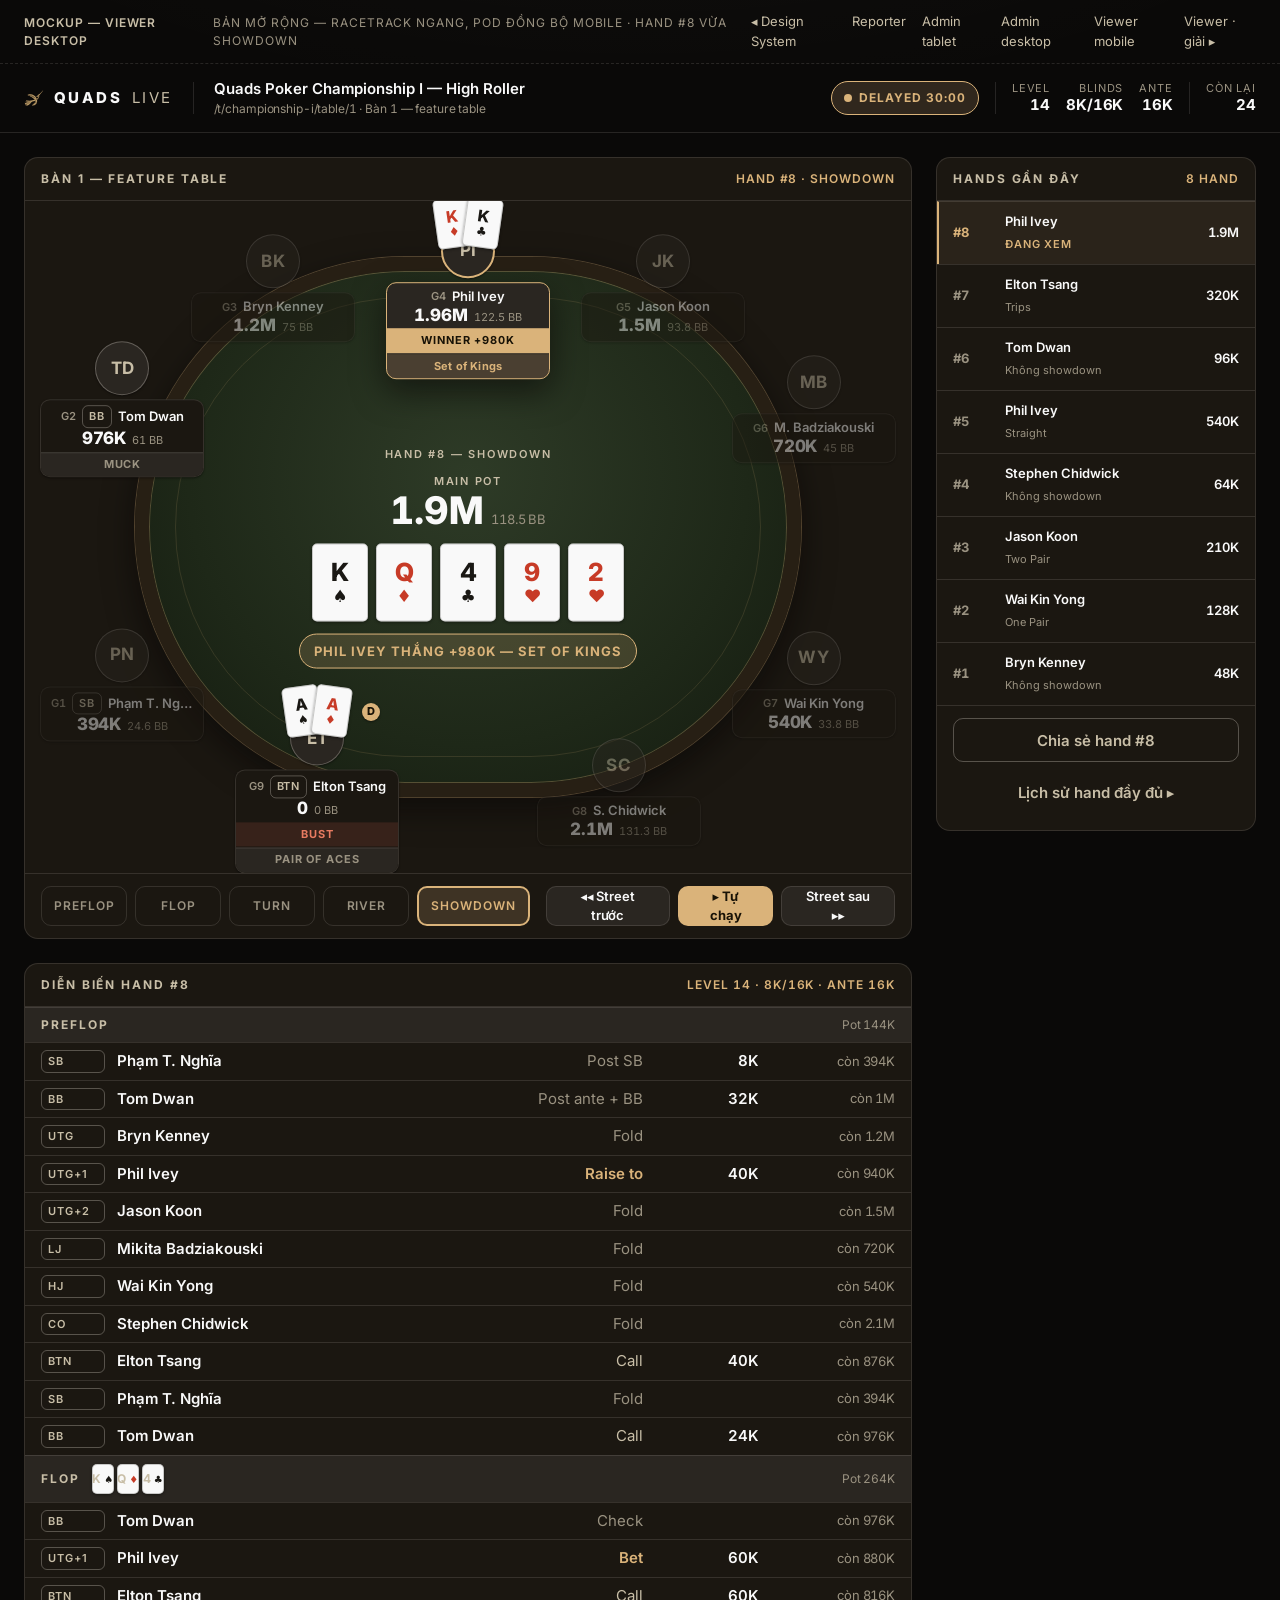
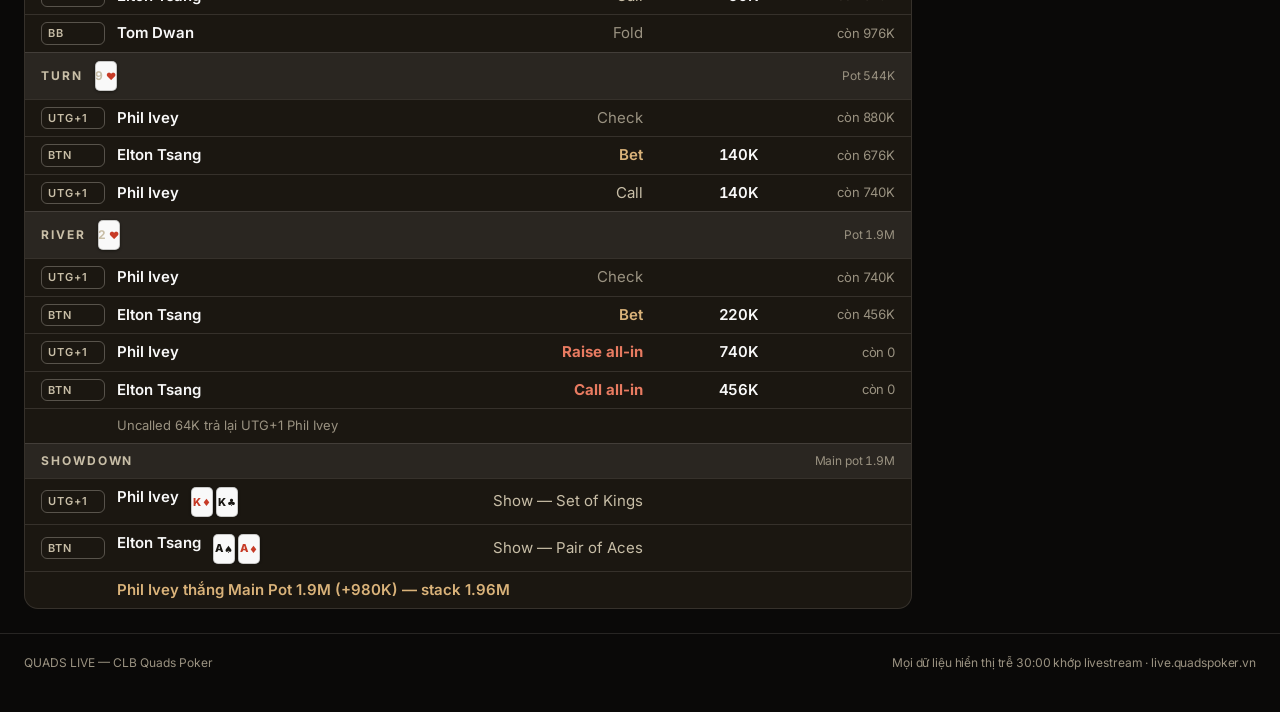
<file: design/mockup-viewer.html>
<!DOCTYPE html>
<html lang="vi">
<head>
<meta charset="UTF-8">
<meta name="viewport" content="width=device-width, initial-scale=1">
<title>Quads Live — Mockup Viewer (/t/championship-i/table/1)</title>
<link rel="preconnect" href="https://fonts.googleapis.com">
<link rel="preconnect" href="https://fonts.gstatic.com" crossorigin>
<link href="https://fonts.googleapis.com/css2?family=Inter:wght@400;500;600;700;800&display=swap" rel="stylesheet">
<link rel="stylesheet" href="tokens.css">
<style>
/* ============ STYLE RIÊNG MOCKUP VIEWER ============
   Trang public live view bàn 1 — hand #8 vừa kết thúc showdown.
   Desktop = BẢN MỞ RỘNG; chuẩn chính là mobile 390px
   (mockup-viewer-mobile.html — CLAUDE.md quy tắc 5).
   Chốt 11/06 (chỉ đạo chủ dự án): bàn RACETRACK NGANG (pill,
   không phải ellipse) + pod ghế avatar đồng bộ ngôn ngữ với bàn
   dọc mobile; bet trên nỉ (khi giữa street) dùng pill .mt-bet
   như mobile — frame này là showdown nên không có bet.
   v2 (Triton redesign — cập nhật NHẸ, giữ cấu trúc): đồng bộ mã
   màu chức năng với reporter — winner = gold, all-in = danger;
   to-act (khi giữa hand) = success như mobile.                  */

body {
  background:
    radial-gradient(1200px 560px at 50% -12%, var(--color-sheen), transparent 70%),
    var(--color-bg);
}

/* ---- chrome của trang mockup ---- */
.mock-chrome {
  max-width: 1376px; margin: 0 auto;
  display: flex; align-items: center; gap: var(--sp-4);
  padding: var(--sp-3) var(--sp-6);
  font-size: var(--fs-xs); color: var(--color-text-muted);
  text-transform: uppercase; letter-spacing: var(--ls-caps);
  border-bottom: 1px dashed var(--color-border);
}
.mock-chrome b { color: var(--color-beige); font-weight: var(--fw-semi); }
.mock-chrome nav { margin-left: auto; display: flex; gap: var(--sp-4); text-transform: none; letter-spacing: 0; }
.mock-chrome a { font-size: var(--fs-sm); }

/* ================= TOP BAR SẢN PHẨM ================= */
.topbar {
  border-bottom: 1px solid var(--color-border);
  background: var(--color-bg);
}
.topbar-in {
  max-width: 1376px; margin: 0 auto; height: 68px;
  display: flex; align-items: center; gap: var(--sp-5);
  padding: 0 var(--sp-6);
}
.wordmark { display: inline-flex; align-items: center; gap: 10px; flex: none; }
.wordmark .mk-sq { width: 10px; height: 10px; background: var(--color-gold); }
.wordmark .mk-logo { width: 20px; height: 20px; flex: none; }
.wordmark b { font-weight: var(--fw-heavy); letter-spacing: var(--ls-wide); font-size: var(--fs-base); color: var(--color-text); }
.wordmark span { font-weight: var(--fw-reg); letter-spacing: var(--ls-wide); color: var(--color-beige); font-size: var(--fs-base); }
.topbar .vr { width: 1px; height: 32px; background: var(--color-border); flex: none; }
.tour { line-height: var(--lh-snug); min-width: 0; }
.tour b { display: block; font-size: var(--fs-base); font-weight: var(--fw-semi); white-space: nowrap; overflow: hidden; text-overflow: ellipsis; }
.tour span { font-size: var(--fs-xs); color: var(--color-text-muted); font-variant-numeric: tabular-nums; }
.topstats { margin-left: auto; display: flex; align-items: center; gap: var(--sp-4); flex: none; }
.stat { text-align: right; line-height: var(--lh-snug); }
.stat .k { display: block; font-size: var(--fs-2xs); color: var(--color-text-muted); text-transform: uppercase; letter-spacing: var(--ls-caps); }
.stat .v { display: block; font-size: var(--fs-base); font-weight: var(--fw-bold); font-variant-numeric: tabular-nums; }
.badge {
  display: inline-flex; align-items: center; gap: 7px;
  font-size: var(--fs-xs); font-weight: var(--fw-bold); text-transform: uppercase; letter-spacing: var(--ls-caps);
  padding: 7px 12px; border: 1px solid transparent; font-variant-numeric: tabular-nums; flex: none;
}
.badge--delayed { color: var(--color-gold); background: var(--color-gold-soft); border-color: var(--color-gold); }

/* ================= LAYOUT ================= */
.wrap {
  max-width: 1376px; margin: 0 auto;
  display: grid; grid-template-columns: minmax(0, 1fr) 320px;
  gap: var(--sp-6); padding: var(--sp-6);
  align-items: start;
}
.panel { background: var(--color-surface-1); border: 1px solid var(--color-border); }
.panel-head {
  display: flex; align-items: center; gap: var(--sp-3);
  padding: var(--sp-3) var(--sp-4);
  border-bottom: 1px solid var(--color-border);
}
.panel-head h2 { font-size: var(--fs-xs); font-weight: var(--fw-bold); text-transform: uppercase; letter-spacing: var(--ls-wide); color: var(--color-beige); }
.panel-head .tag { margin-left: auto; font-size: var(--fs-xs); font-weight: var(--fw-semi); color: var(--color-gold); text-transform: uppercase; letter-spacing: var(--ls-caps); font-variant-numeric: tabular-nums; }

/* ================= BÀN RACETRACK NGANG (chốt 11/06) ================= */
.felt-area { position: relative; height: 672px; overflow: hidden; }
.felt {
  position: absolute; inset: 56px 110px 76px;
  border-radius: var(--radius-full);
  background: radial-gradient(ellipse at 50% 40%, var(--felt-hi), var(--felt) 62%, var(--felt-deep) 100%);
  border: 14px solid var(--rail);
  box-shadow:
    0 0 0 1px var(--rail-edge),
    inset 0 0 0 1px var(--rail-edge),
    var(--shadow-2);
}
.felt::before {
  content: ""; position: absolute; inset: 26px;
  border: 1px solid var(--felt-line); border-radius: var(--radius-full);
}

/* trung tâm bàn */
.center {
  position: absolute; left: 50%; top: 53%; transform: translate(-50%, -50%);
  width: 480px; text-align: center; display: flex; flex-direction: column; align-items: center; gap: var(--sp-3);
}
.hand-tag { font-size: var(--fs-2xs); font-weight: var(--fw-semi); color: var(--color-beige); text-transform: uppercase; letter-spacing: var(--ls-wide); }
.pot { line-height: var(--lh-tight); }
.pot-label { font-size: var(--fs-2xs); font-weight: var(--fw-semi); color: var(--color-beige); text-transform: uppercase; letter-spacing: var(--ls-wide); }
.pot-num { font-size: var(--fs-3xl); font-weight: var(--fw-heavy); font-variant-numeric: tabular-nums; letter-spacing: var(--ls-num); margin-top: 3px; }
.pot-num small { font-size: var(--fs-sm); font-weight: var(--fw-reg); color: var(--color-text-muted); margin-left: var(--sp-2); }
.board { display: flex; gap: var(--sp-2); }
.winline {
  display: inline-flex; align-items: center; gap: var(--sp-2);
  border: 1px solid var(--color-gold); background: var(--color-gold-soft);
  color: var(--color-gold); padding: 7px 14px;
  font-size: var(--fs-sm); font-weight: var(--fw-bold); text-transform: uppercase; letter-spacing: var(--ls-caps);
  font-variant-numeric: tabular-nums;
}

/* ---------- Lá bài ---------- */
.pcard {
  position: relative; display: inline-flex; flex-direction: column; align-items: center; justify-content: center;
  width: var(--card-w-md); height: var(--card-h-md); flex: none;
  background: var(--card-face); color: var(--card-black);
  border-radius: var(--radius-card);
  box-shadow: inset 0 0 0 1px var(--card-face-edge), var(--shadow-card);
}
.pcard b { font-size: 16px; line-height: 1; font-weight: var(--fw-heavy); letter-spacing: -0.02em; }
.pcard i { font-style: normal; font-size: 12px; line-height: 1; margin-top: 2px; }
.pcard--red { color: var(--card-red); }
.pcard--lg { width: var(--card-w-lg); height: var(--card-h-lg); }
.pcard--lg b { font-size: 25px; } .pcard--lg i { font-size: 17px; margin-top: 3px; }
.pcard--sm { width: var(--card-w-sm); height: var(--card-h-sm); flex-direction: row; gap: 1px; }
.pcard--sm b { font-size: 11px; } .pcard--sm i { font-size: 10px; margin-top: 0; }

/* ---------- Pod ghế quanh bàn (đồng bộ bàn dọc mobile, cỡ desktop) ---------- */
.pod {
  position: absolute; transform: translate(-50%, -50%);
  width: 164px; z-index: 2;
  display: flex; flex-direction: column; align-items: center; gap: 4px;
}
/* Viewer KHÔNG hiển thị ghế trống — chỉ render ghế có người (reporter/admin vẫn hiện "+") */
.pod--empty { display: none; }
.pod-ava {
  position: relative; width: 54px; height: 54px; flex: none;
  border-radius: var(--radius-full);
  background: var(--color-surface-2); border: 1px solid var(--color-border-strong);
  display: flex; align-items: center; justify-content: center;
  font-size: var(--fs-md); font-weight: var(--fw-bold); color: var(--color-beige);
  letter-spacing: 0.02em;
  box-shadow: var(--shadow-1);
}
.pod-cards { position: absolute; bottom: 30px; left: 50%; transform: translateX(-50%); display: flex; z-index: 3; }
.pod-cards .pcard:first-child { transform: rotate(-8deg) translate(3px, 2px); }
.pod-cards .pcard:last-child { transform: rotate(8deg) translate(-3px, 2px); }
.pod-plate {
  width: 100%;
  background: var(--color-surface-1); border: 1px solid var(--color-border);
  border-radius: var(--radius-md); overflow: hidden;
  padding: 5px 10px 6px; text-align: center;
  display: flex; flex-direction: column; gap: 1px;
  box-shadow: var(--shadow-1);
}
.pod-head { display: flex; align-items: center; justify-content: center; gap: 6px; min-width: 0; }
.pod-name { font-size: var(--fs-sm); font-weight: var(--fw-semi); line-height: var(--lh-snug); white-space: nowrap; overflow: hidden; text-overflow: ellipsis; }
.pod-stack { display: flex; align-items: baseline; justify-content: center; gap: 6px; line-height: var(--lh-tight); }
.pod-stack b { font-size: var(--fs-md); font-weight: var(--fw-heavy); font-variant-numeric: tabular-nums; letter-spacing: var(--ls-num); }
.pod-stack span { font-size: var(--fs-2xs); color: var(--color-text-muted); font-variant-numeric: tabular-nums; }
.pod-bar {
  margin: 3px -10px -6px; padding: 3px 6px 4px;
  font-size: var(--fs-2xs); font-weight: var(--fw-bold); text-transform: uppercase; letter-spacing: var(--ls-caps);
  font-variant-numeric: tabular-nums;
  background: var(--color-surface-2); color: var(--color-text-muted);
  border-top: 1px solid var(--color-border);
}
.pod-bar:not(:last-child) { margin-bottom: 0; }
.pod-bar + .pod-bar { margin-top: 0; }
.pod-bar--win { background: var(--seat-winner); color: var(--color-ink-on-gold); border-top-color: transparent; }
.pod-bar--rank { background: var(--color-gold-soft); color: var(--color-gold); border-top-color: transparent; text-transform: none; letter-spacing: 0.02em; }
.pod-bar--bust { background: var(--color-danger-soft); color: var(--color-danger-text); border-top-color: transparent; }
.pod--fold { opacity: 0.45; }
.pod--win { z-index: 3; }
.pod--win .pod-ava { border: 2px solid var(--seat-winner); }
.pod--win .pod-plate { border-color: var(--seat-winner); background: var(--color-surface-2); box-shadow: var(--shadow-2); }
.pos {
  display: inline-flex; align-items: center; flex: none;
  font-size: var(--fs-2xs); font-weight: var(--fw-semi); letter-spacing: var(--ls-caps);
  color: var(--color-beige); border: 1px solid var(--color-border-strong);
  padding: 2px 6px; text-transform: uppercase;
}
.dbtn {
  width: 18px; height: 18px; border-radius: 50%; flex: none;
  background: var(--color-gold); color: var(--color-ink-on-gold);
  font-size: 11px; font-weight: var(--fw-heavy);
  display: inline-flex; align-items: center; justify-content: center;
}
.felt-d { position: absolute; transform: translate(-50%, -50%); z-index: 1; box-shadow: var(--shadow-1); }
/* vị trí 9 pod — NEO THEO GHẾ VẬT LÝ G1–G9 quanh racetrack
   (hand #8: G1=SB … G9=BTN); badge vị trí + chấm D xoay theo button */
.pg-1 { left: 11%; top: 72%; }
.pg-2 { left: 11%; top: 31%; }
.pg-3 { left: 28%; top: 13%; }
.pg-4 { left: 50%; top: 15%; }
.pg-5 { left: 72%; top: 13%; }
.pg-6 { left: 89%; top: 31%; }
.pg-7 { left: 89%; top: 72%; }
.pg-8 { left: 67%; top: 88%; }
.pg-9 { left: 33%; top: 88%; }
/* nút dealer trên nỉ cạnh ghế giữ button */
.fd-9 { left: 39%; top: 76%; }

/* ---------- Replay bar ---------- */
.replay {
  display: flex; align-items: center; gap: var(--sp-2);
  padding: var(--sp-3) var(--sp-4);
  border-top: 1px solid var(--color-border);
}
.rstep {
  min-width: 86px; height: 40px; padding: 0 var(--sp-3);
  display: inline-flex; align-items: center; justify-content: center;
  border: 1px solid var(--color-border); background: transparent; color: var(--color-text-muted);
  font-size: var(--fs-xs); font-weight: var(--fw-semi); text-transform: uppercase; letter-spacing: var(--ls-caps);
  transition: background var(--t-fast), border-color var(--t-fast), color var(--t-fast);
}
.rstep:hover { color: var(--color-text); border-color: var(--color-border-strong); background: var(--color-overlay); }
.rstep--active { border: 2px solid var(--color-gold); background: var(--color-gold-soft); color: var(--color-gold); }
.replay .spacer { flex: 1; }
.rbtn {
  height: 40px; padding: 0 var(--sp-4);
  display: inline-flex; align-items: center; gap: var(--sp-2);
  background: var(--color-surface-2); border: 1px solid var(--color-border); color: var(--color-text);
  font-size: var(--fs-sm); font-weight: var(--fw-semi);
  transition: background var(--t-fast), border-color var(--t-fast);
}
.rbtn:hover { background: var(--color-surface-3); border-color: var(--color-border-strong); }
.rbtn--play { background: var(--color-gold); border-color: transparent; color: var(--color-ink-on-gold); font-weight: var(--fw-bold); }
.rbtn--play:hover { background: var(--color-gold-bright); }

/* ================= ACTION LOG ================= */
.alog-panel { margin-top: var(--sp-6); }
.alog-street {
  display: flex; align-items: center; gap: var(--sp-3);
  padding: 8px var(--sp-4); background: var(--color-surface-2); border-top: 1px solid var(--color-border);
}
.alog-street b { font-size: var(--fs-xs); font-weight: var(--fw-bold); letter-spacing: var(--ls-wide); text-transform: uppercase; color: var(--color-beige); }
.alog-street .cards { display: flex; gap: 3px; }
.alog-street .potend { margin-left: auto; font-size: var(--fs-xs); color: var(--color-text-muted); font-variant-numeric: tabular-nums; }
.alog-row {
  display: grid; grid-template-columns: 64px minmax(0,1fr) auto 104px 124px; gap: var(--sp-3); align-items: center;
  padding: 7px var(--sp-4); border-top: 1px solid var(--color-border); font-size: var(--fs-base);
}
.alog-row .nm { font-weight: var(--fw-semi); white-space: nowrap; overflow: hidden; text-overflow: ellipsis; }
.alog-row .nm .cards { display: inline-flex; gap: 3px; margin-left: var(--sp-2); vertical-align: -4px; }
.alog-row .amt { text-align: right; font-weight: var(--fw-semi); font-variant-numeric: tabular-nums; }
.alog-row .left { text-align: right; font-size: var(--fs-sm); color: var(--color-text-muted); font-variant-numeric: tabular-nums; }
.alog-row--sys { grid-template-columns: 64px 1fr; color: var(--color-text-muted); font-size: var(--fs-sm); }
.alog-row--sys.win { color: var(--color-gold); font-weight: var(--fw-semi); font-size: var(--fs-base); }
.act--fold, .act--check, .act--post { color: var(--color-text-muted); }
.act--call { color: var(--color-beige); }
.act--bet, .act--raise { color: var(--color-gold); font-weight: var(--fw-semi); }
.act--allin { color: var(--color-danger-text); font-weight: var(--fw-bold); } /* v2: all-in = danger (Triton) */
.act--show { color: var(--color-beige); }

/* ================= SIDEBAR ================= */
.side { position: sticky; top: var(--sp-6); display: flex; flex-direction: column; gap: var(--sp-6); }
.hand-row {
  display: grid; grid-template-columns: 44px minmax(0,1fr) 84px; gap: var(--sp-2); align-items: center;
  padding: 10px var(--sp-4); border-top: 1px solid var(--color-border);
  color: inherit;
}
.hand-row:hover { background: var(--color-overlay); color: inherit; }
.hand-row .no { font-size: var(--fs-sm); font-weight: var(--fw-bold); color: var(--color-text-muted); font-variant-numeric: tabular-nums; }
.hand-row .who b { display: block; font-size: var(--fs-sm); font-weight: var(--fw-semi); white-space: nowrap; overflow: hidden; text-overflow: ellipsis; }
.hand-row .who small { font-size: var(--fs-2xs); color: var(--color-text-muted); }
.hand-row .pot-v { text-align: right; font-size: var(--fs-sm); font-weight: var(--fw-semi); font-variant-numeric: tabular-nums; }
.hand-row--active { border-left: 2px solid var(--color-gold); background: var(--color-gold-faint); padding-left: calc(var(--sp-4) - 2px); }
.hand-row--active .no { color: var(--color-gold); }
.hand-row--active .who small { color: var(--color-gold); text-transform: uppercase; letter-spacing: var(--ls-caps); font-weight: var(--fw-semi); }
.side-actions { padding: var(--sp-3) var(--sp-4) var(--sp-4); border-top: 1px solid var(--color-border); display: flex; flex-direction: column; gap: var(--sp-2); }
.btn {
  display: inline-flex; align-items: center; justify-content: center; gap: var(--sp-2);
  min-height: 44px; padding: 0 var(--sp-4);
  font-size: var(--fs-base); font-weight: var(--fw-semi); line-height: 1;
  background: var(--color-surface-2); color: var(--color-text);
  border: 1px solid var(--color-border);
  transition: background var(--t-fast), border-color var(--t-fast), color var(--t-fast);
}
.btn:hover { background: var(--color-surface-3); border-color: var(--color-border-strong); }
.btn--outline { background: transparent; border-color: var(--color-border-strong); color: var(--color-beige); }
.btn--outline:hover { background: var(--color-overlay); color: var(--color-text); border-color: var(--color-beige); }
.btn--ghost { background: transparent; border-color: transparent; color: var(--color-beige); }
.btn--ghost:hover { background: var(--color-overlay); color: var(--color-text); }

/* ================= FOOTER ================= */
.page-foot {
  max-width: 1376px; margin: 0 auto;
  padding: var(--sp-5) var(--sp-6) var(--sp-8);
  border-top: 1px solid var(--color-border);
  display: flex; gap: var(--sp-4); align-items: center;
  font-size: var(--fs-xs); color: var(--color-text-muted);
}
.page-foot .right { margin-left: auto; font-variant-numeric: tabular-nums; }

/* ---------- Bo tròn theo token (tokens.css mục 10) ---------- */
.panel { border-radius: var(--radius-lg); overflow: hidden; }
.pos { border-radius: var(--radius-sm); }
.badge, .winline { border-radius: var(--radius-full); }
.rstep, .rbtn, .btn { border-radius: var(--radius-md); }
.mk-sq { border-radius: 3px; }
</style>
</head>
<body>

<div class="mock-chrome">
  <b>Mockup — Viewer desktop</b><span>bản mở rộng — racetrack ngang, pod đồng bộ mobile · hand #8 vừa showdown</span>
  <nav>
    <a href="design-system.html">◂ Design System</a>
    <a href="mockup-logger.html">Reporter</a>
    <a href="mockup-admin.html">Admin tablet</a>
    <a href="mockup-admin-desktop.html">Admin desktop</a>
    <a href="mockup-viewer-mobile.html">Viewer mobile</a>
    <a href="mockup-viewer-desktop.html">Viewer · giải ▸</a>
  </nav>
</div>

<!-- ============ TOP BAR ============ -->
<header class="topbar">
  <div class="topbar-in">
    <span class="wordmark"><img class="mk-logo" src="quads.svg" alt="Quads"><b>QUADS</b><span>LIVE</span></span>
    <span class="vr"></span>
    <div class="tour">
      <b>Quads Poker Championship I — High Roller</b>
      <span class="tnum">/t/championship-i/table/1 · Bàn 1 — feature table</span>
    </div>
    <div class="topstats">
      <span class="badge badge--delayed"><span class="dot"></span>Delayed 30:00</span>
      <span class="vr"></span>
      <div class="stat"><span class="k">Level</span><span class="v tnum">14</span></div>
      <div class="stat"><span class="k">Blinds</span><span class="v tnum">8K/16K</span></div>
      <div class="stat"><span class="k">Ante</span><span class="v tnum">16K</span></div>
      <span class="vr"></span>
      <div class="stat"><span class="k">Còn lại</span><span class="v tnum">24</span></div>
    </div>
  </div>
</header>

<div class="wrap">

<!-- ============ CỘT TRÁI: BÀN + LOG ============ -->
<main>
  <section class="panel" aria-label="Bàn 1">
    <div class="panel-head">
      <h2>Bàn 1 — Feature table</h2>
      <span class="tag">Hand #8 · Showdown</span>
    </div>

    <div class="felt-area">
      <div class="felt" aria-hidden="true"></div>

      <!-- Trung tâm bàn -->
      <div class="center">
        <span class="hand-tag">Hand #8 — Showdown</span>
        <div class="pot">
          <div class="pot-label">Main Pot</div>
          <div class="pot-num tnum">1.9M<small class="tnum">118.5 BB</small></div>
        </div>
        <div class="board" aria-label="Board">
          <span class="pcard pcard--lg" aria-label="K bích"><b>K</b><i>♠</i></span>
          <span class="pcard pcard--lg pcard--red" aria-label="Q rô"><b>Q</b><i>♦</i></span>
          <span class="pcard pcard--lg" aria-label="4 chuồn"><b>4</b><i>♣</i></span>
          <span class="pcard pcard--lg pcard--red" aria-label="9 cơ"><b>9</b><i>♥</i></span>
          <span class="pcard pcard--lg pcard--red" aria-label="2 cơ"><b>2</b><i>♥</i></span>
        </div>
        <span class="winline tnum">Phil Ivey thắng +980K — Set of Kings</span>
      </div>

      <!-- 9 pod ghế (neo theo ghế vật lý G1–G9) -->
      <div class="pod pod--fold pg-1">
        <span class="pod-ava">PN</span>
        <div class="pod-plate">
          <div class="pod-head"><span class="gno">G1</span><span class="pos">SB</span><span class="pod-name">Phạm T. Nghĩa</span></div>
          <div class="pod-stack"><b class="tnum">394K</b><span>24.6 BB</span></div>
        </div>
      </div>
      <div class="pod pg-2">
        <span class="pod-ava">TD</span>
        <div class="pod-plate">
          <div class="pod-head"><span class="gno">G2</span><span class="pos">BB</span><span class="pod-name">Tom Dwan</span></div>
          <div class="pod-stack"><b class="tnum">976K</b><span>61 BB</span></div>
          <div class="pod-bar">Muck</div>
        </div>
      </div>
      <div class="pod pod--fold pg-3">
        <span class="pod-ava">BK</span>
        <div class="pod-plate">
          <div class="pod-head"><span class="gno">G3</span><span class="pod-name">Bryn Kenney</span></div>
          <div class="pod-stack"><b class="tnum">1.2M</b><span>75 BB</span></div>
        </div>
      </div>
      <div class="pod pod--win pg-4">
        <span class="pod-ava">PI
          <span class="pod-cards">
            <span class="pcard pcard--red" aria-label="K rô"><b>K</b><i>♦</i></span>
            <span class="pcard" aria-label="K chuồn"><b>K</b><i>♣</i></span>
          </span>
        </span>
        <div class="pod-plate">
          <div class="pod-head"><span class="gno">G4</span><span class="pod-name">Phil Ivey</span></div>
          <div class="pod-stack"><b class="tnum">1.96M</b><span>122.5 BB</span></div>
          <div class="pod-bar pod-bar--win tnum">Winner +980K</div>
          <div class="pod-bar pod-bar--rank">Set of Kings</div>
        </div>
      </div>
      <div class="pod pod--fold pg-5">
        <span class="pod-ava">JK</span>
        <div class="pod-plate">
          <div class="pod-head"><span class="gno">G5</span><span class="pod-name">Jason Koon</span></div>
          <div class="pod-stack"><b class="tnum">1.5M</b><span>93.8 BB</span></div>
        </div>
      </div>
      <div class="pod pod--fold pg-6">
        <span class="pod-ava">MB</span>
        <div class="pod-plate">
          <div class="pod-head"><span class="gno">G6</span><span class="pod-name">M. Badziakouski</span></div>
          <div class="pod-stack"><b class="tnum">720K</b><span>45 BB</span></div>
        </div>
      </div>
      <div class="pod pod--fold pg-7">
        <span class="pod-ava">WY</span>
        <div class="pod-plate">
          <div class="pod-head"><span class="gno">G7</span><span class="pod-name">Wai Kin Yong</span></div>
          <div class="pod-stack"><b class="tnum">540K</b><span>33.8 BB</span></div>
        </div>
      </div>
      <div class="pod pod--fold pg-8">
        <span class="pod-ava">SC</span>
        <div class="pod-plate">
          <div class="pod-head"><span class="gno">G8</span><span class="pod-name">S. Chidwick</span></div>
          <div class="pod-stack"><b class="tnum">2.1M</b><span>131.3 BB</span></div>
        </div>
      </div>
      <div class="pod pg-9">
        <span class="pod-ava">ET
          <span class="pod-cards">
            <span class="pcard" aria-label="A bích"><b>A</b><i>♠</i></span>
            <span class="pcard pcard--red" aria-label="A rô"><b>A</b><i>♦</i></span>
          </span>
        </span>
        <div class="pod-plate">
          <div class="pod-head"><span class="gno">G9</span><span class="pos">BTN</span><span class="pod-name">Elton Tsang</span></div>
          <div class="pod-stack"><b class="tnum">0</b><span>0 BB</span></div>
          <div class="pod-bar pod-bar--bust">Bust</div>
          <div class="pod-bar">Pair of Aces</div>
        </div>
      </div>

      <span class="dbtn felt-d fd-9" aria-label="Nút dealer ghế 9">D</span>
    </div>

    <!-- Replay -->
    <div class="replay" aria-label="Điều khiển replay">
      <button class="rstep">Preflop</button>
      <button class="rstep">Flop</button>
      <button class="rstep">Turn</button>
      <button class="rstep">River</button>
      <button class="rstep rstep--active" aria-current="step">Showdown</button>
      <span class="spacer"></span>
      <button class="rbtn">◂◂ Street trước</button>
      <button class="rbtn rbtn--play">▸ Tự chạy</button>
      <button class="rbtn">Street sau ▸▸</button>
    </div>
  </section>

  <!-- ============ ACTION LOG ============ -->
  <section class="panel alog-panel" aria-label="Diễn biến hand #8">
    <div class="panel-head"><h2>Diễn biến hand #8</h2><span class="tag tnum">Level 14 · 8K/16K · Ante 16K</span></div>

    <div class="alog-street"><b>Preflop</b><span class="potend tnum">Pot 144K</span></div>
    <div class="alog-row"><span class="pos">SB</span><span class="nm">Phạm T. Nghĩa</span><span class="act--post">Post SB</span><span class="amt tnum">8K</span><span class="left tnum">còn 394K</span></div>
    <div class="alog-row"><span class="pos">BB</span><span class="nm">Tom Dwan</span><span class="act--post">Post ante + BB</span><span class="amt tnum">32K</span><span class="left tnum">còn 1M</span></div>
    <div class="alog-row"><span class="pos">UTG</span><span class="nm">Bryn Kenney</span><span class="act--fold">Fold</span><span class="amt"></span><span class="left tnum">còn 1.2M</span></div>
    <div class="alog-row"><span class="pos">UTG+1</span><span class="nm">Phil Ivey</span><span class="act--raise">Raise to</span><span class="amt tnum">40K</span><span class="left tnum">còn 940K</span></div>
    <div class="alog-row"><span class="pos">UTG+2</span><span class="nm">Jason Koon</span><span class="act--fold">Fold</span><span class="amt"></span><span class="left tnum">còn 1.5M</span></div>
    <div class="alog-row"><span class="pos">LJ</span><span class="nm">Mikita Badziakouski</span><span class="act--fold">Fold</span><span class="amt"></span><span class="left tnum">còn 720K</span></div>
    <div class="alog-row"><span class="pos">HJ</span><span class="nm">Wai Kin Yong</span><span class="act--fold">Fold</span><span class="amt"></span><span class="left tnum">còn 540K</span></div>
    <div class="alog-row"><span class="pos">CO</span><span class="nm">Stephen Chidwick</span><span class="act--fold">Fold</span><span class="amt"></span><span class="left tnum">còn 2.1M</span></div>
    <div class="alog-row"><span class="pos">BTN</span><span class="nm">Elton Tsang</span><span class="act--call">Call</span><span class="amt tnum">40K</span><span class="left tnum">còn 876K</span></div>
    <div class="alog-row"><span class="pos">SB</span><span class="nm">Phạm T. Nghĩa</span><span class="act--fold">Fold</span><span class="amt"></span><span class="left tnum">còn 394K</span></div>
    <div class="alog-row"><span class="pos">BB</span><span class="nm">Tom Dwan</span><span class="act--call">Call</span><span class="amt tnum">24K</span><span class="left tnum">còn 976K</span></div>

    <div class="alog-street">
      <b>Flop</b>
      <span class="cards">
        <span class="pcard pcard--sm"><b>K</b><i>♠</i></span>
        <span class="pcard pcard--sm pcard--red"><b>Q</b><i>♦</i></span>
        <span class="pcard pcard--sm"><b>4</b><i>♣</i></span>
      </span>
      <span class="potend tnum">Pot 264K</span>
    </div>
    <div class="alog-row"><span class="pos">BB</span><span class="nm">Tom Dwan</span><span class="act--check">Check</span><span class="amt"></span><span class="left tnum">còn 976K</span></div>
    <div class="alog-row"><span class="pos">UTG+1</span><span class="nm">Phil Ivey</span><span class="act--bet">Bet</span><span class="amt tnum">60K</span><span class="left tnum">còn 880K</span></div>
    <div class="alog-row"><span class="pos">BTN</span><span class="nm">Elton Tsang</span><span class="act--call">Call</span><span class="amt tnum">60K</span><span class="left tnum">còn 816K</span></div>
    <div class="alog-row"><span class="pos">BB</span><span class="nm">Tom Dwan</span><span class="act--fold">Fold</span><span class="amt"></span><span class="left tnum">còn 976K</span></div>

    <div class="alog-street">
      <b>Turn</b>
      <span class="cards"><span class="pcard pcard--sm pcard--red"><b>9</b><i>♥</i></span></span>
      <span class="potend tnum">Pot 544K</span>
    </div>
    <div class="alog-row"><span class="pos">UTG+1</span><span class="nm">Phil Ivey</span><span class="act--check">Check</span><span class="amt"></span><span class="left tnum">còn 880K</span></div>
    <div class="alog-row"><span class="pos">BTN</span><span class="nm">Elton Tsang</span><span class="act--bet">Bet</span><span class="amt tnum">140K</span><span class="left tnum">còn 676K</span></div>
    <div class="alog-row"><span class="pos">UTG+1</span><span class="nm">Phil Ivey</span><span class="act--call">Call</span><span class="amt tnum">140K</span><span class="left tnum">còn 740K</span></div>

    <div class="alog-street">
      <b>River</b>
      <span class="cards"><span class="pcard pcard--sm pcard--red"><b>2</b><i>♥</i></span></span>
      <span class="potend tnum">Pot 1.9M</span>
    </div>
    <div class="alog-row"><span class="pos">UTG+1</span><span class="nm">Phil Ivey</span><span class="act--check">Check</span><span class="amt"></span><span class="left tnum">còn 740K</span></div>
    <div class="alog-row"><span class="pos">BTN</span><span class="nm">Elton Tsang</span><span class="act--bet">Bet</span><span class="amt tnum">220K</span><span class="left tnum">còn 456K</span></div>
    <div class="alog-row"><span class="pos">UTG+1</span><span class="nm">Phil Ivey</span><span class="act--allin">Raise all-in</span><span class="amt tnum">740K</span><span class="left tnum">còn 0</span></div>
    <div class="alog-row"><span class="pos">BTN</span><span class="nm">Elton Tsang</span><span class="act--allin">Call all-in</span><span class="amt tnum">456K</span><span class="left tnum">còn 0</span></div>
    <div class="alog-row alog-row--sys"><span></span><span>Uncalled 64K trả lại UTG+1 Phil Ivey</span></div>

    <div class="alog-street"><b>Showdown</b><span class="potend tnum">Main pot 1.9M</span></div>
    <div class="alog-row">
      <span class="pos">UTG+1</span>
      <span class="nm">Phil Ivey
        <span class="cards"><span class="pcard pcard--sm pcard--red"><b>K</b><i>♦</i></span><span class="pcard pcard--sm"><b>K</b><i>♣</i></span></span>
      </span>
      <span class="act--show">Show — Set of Kings</span><span class="amt"></span><span class="left"></span>
    </div>
    <div class="alog-row">
      <span class="pos">BTN</span>
      <span class="nm">Elton Tsang
        <span class="cards"><span class="pcard pcard--sm"><b>A</b><i>♠</i></span><span class="pcard pcard--sm pcard--red"><b>A</b><i>♦</i></span></span>
      </span>
      <span class="act--show">Show — Pair of Aces</span><span class="amt"></span><span class="left"></span>
    </div>
    <div class="alog-row alog-row--sys win"><span></span><span>Phil Ivey thắng Main Pot 1.9M (+980K) — stack 1.96M</span></div>
  </section>
</main>

<!-- ============ SIDEBAR ============ -->
<aside class="side">
  <section class="panel" aria-label="Hands gần đây">
    <div class="panel-head"><h2>Hands gần đây</h2><span class="tag tnum">8 hand</span></div>
    <a class="hand-row hand-row--active" href="mockup-viewer-desktop.html#perma" aria-current="true">
      <span class="no">#8</span>
      <span class="who"><b>Phil Ivey</b><small>Đang xem</small></span>
      <span class="pot-v">1.9M</span>
    </a>
    <a class="hand-row" href="mockup-viewer-desktop.html#perma">
      <span class="no">#7</span>
      <span class="who"><b>Elton Tsang</b><small>Trips</small></span>
      <span class="pot-v">320K</span>
    </a>
    <a class="hand-row" href="mockup-viewer-desktop.html#perma">
      <span class="no">#6</span>
      <span class="who"><b>Tom Dwan</b><small>Không showdown</small></span>
      <span class="pot-v">96K</span>
    </a>
    <a class="hand-row" href="mockup-viewer-desktop.html#perma">
      <span class="no">#5</span>
      <span class="who"><b>Phil Ivey</b><small>Straight</small></span>
      <span class="pot-v">540K</span>
    </a>
    <a class="hand-row" href="mockup-viewer-desktop.html#perma">
      <span class="no">#4</span>
      <span class="who"><b>Stephen Chidwick</b><small>Không showdown</small></span>
      <span class="pot-v">64K</span>
    </a>
    <a class="hand-row" href="mockup-viewer-desktop.html#perma">
      <span class="no">#3</span>
      <span class="who"><b>Jason Koon</b><small>Two Pair</small></span>
      <span class="pot-v">210K</span>
    </a>
    <a class="hand-row" href="mockup-viewer-desktop.html#perma">
      <span class="no">#2</span>
      <span class="who"><b>Wai Kin Yong</b><small>One Pair</small></span>
      <span class="pot-v">128K</span>
    </a>
    <a class="hand-row" href="mockup-viewer-desktop.html#perma">
      <span class="no">#1</span>
      <span class="who"><b>Bryn Kenney</b><small>Không showdown</small></span>
      <span class="pot-v">48K</span>
    </a>
    <div class="side-actions">
      <button class="btn btn--outline">Chia sẻ hand #8</button>
      <a class="btn btn--ghost" href="mockup-viewer-desktop.html#hands">Lịch sử hand đầy đủ ▸</a>
    </div>
  </section>
</aside>

</div>

<footer class="page-foot">
  <span>QUADS LIVE — CLB Quads Poker</span>
  <span class="right tnum">Mọi dữ liệu hiển thị trễ 30:00 khớp livestream · live.quadspoker.vn</span>
</footer>

</body>
</html>
</file>
<file: design/tokens.css>
/* ============================================================
   QUADS LIVE — DESIGN TOKENS v1
   Nguồn chân lý cho port sang Vite + React.
   Quy ước: mọi MÀU và CỠ CHỮ trong UI phải đi qua biến ở đây —
   không hardcode hex/px trong CSS component.
   Sàn cỡ chữ: nội dung ≥ 13px (--fs-sm), micro-label 11px (--fs-2xs).
   Brand: nền đen ấm, gold tiết chế, bo tròn nhất quán theo token
   (--radius-sm/md/lg; lá bài --radius-card; pill/dot --radius-full).
   ============================================================ */

:root {

  /* ---------- 1. MÀU NỀN & BỀ MẶT ---------- */
  --color-bg:          #0A0908;  /* nền trang */
  --color-surface-1:   #1B1711;  /* panel, card */
  --color-surface-2:   #2A2621;  /* nút trung tính, hàng nổi trên panel */
  --color-surface-3:   #363027;  /* hover của surface-2 (tự bổ sung) */

  /* ---------- 2. MÀU CHỮ ---------- */
  --color-text:        #F9F9F9;  /* chữ chính */
  --color-text-muted:  #9A9281;  /* chữ phụ, meta (≥4.5:1 trên surface-2) */
  --color-beige:       #C8BEA7;  /* accent beige: nhãn, giá trị phụ nổi */

  /* ---------- 3. ACCENT GOLD (chữ ký brand) ---------- */
  --color-gold:        #DAB37A;  /* CTA, đang action, winner, DELAYED */
  --color-gold-bright: #E8CA94;  /* hover của gold (tự bổ sung) */
  --color-gold-deep:   #BE9858;  /* pressed của gold (tự bổ sung) */
  --color-gold-soft:   rgba(218, 179, 122, 0.18); /* nền nhấn gold 18% */
  --color-gold-faint:  rgba(218, 179, 122, 0.08); /* nền gold rất nhẹ (tự bổ sung) */
  --color-ink-on-gold: #181206;  /* chữ đặt trên nền gold đặc (tự bổ sung) */

  /* ---------- 4. MÀU NGỮ NGHĨA (tự bổ sung, hài hòa palette ấm) ---------- */
  --color-success:      #6FE0A0;                   /* đã đồng bộ, LIVE */
  --color-success-soft: rgba(111, 224, 160, 0.12);
  --color-success-line: rgba(111, 224, 160, 0.40);
  --color-danger:       #E0654F;                   /* đỏ ấm: Fold, mất mạng, bust */
  --color-danger-text:  #E87B61;                   /* chữ danger cỡ nhỏ trên nền tint (≥4.5:1) */
  --color-danger-soft:  rgba(224, 101, 79, 0.14);
  --color-danger-line:  rgba(224, 101, 79, 0.45);
  --color-warning:      #E89B4B;                   /* hổ phách: All-in, chờ đồng bộ, lease */
  --color-warning-soft: rgba(232, 155, 75, 0.14);
  --color-warning-line: rgba(232, 155, 75, 0.45);
  --color-info:         #8FAEC2;                   /* xanh xám bụi: thông báo trung tính, practice */
  --color-info-soft:    rgba(143, 174, 194, 0.12);
  --color-info-line:    rgba(143, 174, 194, 0.40);

  /* ---------- 5. VIỀN, LỚP PHỦ, BÓNG ---------- */
  --color-border:        rgba(243, 237, 224, 0.12); /* hairline mặc định */
  --color-border-strong: rgba(243, 237, 224, 0.28); /* viền nút outline, hover */
  --color-overlay:       rgba(243, 237, 224, 0.10); /* hover sáng ấm trên nền tối */
  --color-sheen:         rgba(243, 237, 224, 0.04); /* vignette ấm rất nhẹ cho nền trang */
  --shadow-1:    0 1px 2px rgba(5, 4, 3, 0.50);     /* nổi nhẹ */
  --shadow-2:    0 12px 32px rgba(5, 4, 3, 0.55);   /* toast, plate winner */
  --shadow-card: 0 1px 3px rgba(5, 4, 3, 0.45);     /* lá bài trên nỉ */

  /* ---------- 6. LÁ BÀI ---------- */
  --card-face:      #F9F9F9;               /* mặt lá sáng */
  --card-face-edge: rgba(26, 24, 20, 0.22);/* viền 1px quanh lá */
  --card-red:       #C73B27;               /* ♥ ♦ — đỏ ấm, 4.9:1 trên mặt lá */
  --card-black:     #1A1814;               /* ♠ ♣ — gần đen ấm */
  --card-back-line: rgba(218, 179, 122, 0.22); /* vân chéo mặt sau */

  /* Kích thước lá bài (3 cỡ chuẩn) */
  --card-w-lg: 56px;  --card-h-lg: 78px;   /* board viewer */
  --card-w-md: 36px;  --card-h-md: 50px;   /* seat, board logger */
  --card-w-sm: 22px;  --card-h-sm: 30px;   /* inline trong action log */
  /* Glyph bên trong .pcard (rank/suit 10–25px) là exception có chủ đích,
     tỉ lệ theo cỡ lá — port React thành MỘT component Card duy nhất. */

  /* ---------- 7. BÀN NỈ (viewer) ---------- */
  --felt-hi:   #2E3B27;                    /* tâm nỉ olive ấm */
  --felt:      #1E2818;                    /* nỉ chính */
  --felt-deep: #131A0F;                    /* mép nỉ */
  --rail:      #271F14;                    /* thành bàn da nâu */
  --rail-edge: rgba(218, 179, 122, 0.30);  /* chỉ gold quanh thành bàn */
  --felt-line: rgba(218, 179, 122, 0.14);  /* betting line khắc chìm */
  --felt-glow: rgba(46, 59, 39, 0.34);     /* ánh nỉ sau board (mobile stage) — không dùng color-mix vì webview cũ */
  --felt-pill: rgba(8, 7, 5, 0.42);        /* nền pill nổi trên nỉ: bet, pot giữa bàn (chữ beige/gold ≥4.5:1) */

  /* ---------- 8. TYPOGRAPHY ---------- */
  /* Inter là font duy nhất của UI; fallback system-ui khi mở offline */
  --font-sans: 'Inter', system-ui, -apple-system, 'Segoe UI', Roboto, Arial, sans-serif;
  /* mono chỉ dùng cho tài liệu kỹ thuật (tên biến trong styleguide), không dùng trong UI sản phẩm */
  --font-mono: ui-monospace, 'Cascadia Mono', Consolas, 'Courier New', monospace;

  --fs-2xs: 11px;   /* micro-label uppercase */
  --fs-xs:  12px;   /* badge, meta phụ */
  --fs-sm:  13px;   /* meta, BB phụ */
  --fs-base:15px;   /* body, nhãn nút thường */
  --fs-md:  17px;   /* nhãn nổi, tên người chơi logger */
  --fs-lg:  20px;   /* nút action pad, số nổi */
  --fs-xl:  24px;   /* stack logger, pot nhỏ */
  --fs-2xl: 30px;   /* pot logger */
  --fs-3xl: 38px;   /* pot viewer */
  --fs-4xl: 48px;   /* hero, số khổng lồ */

  --lh-tight: 1.1;
  --lh-snug:  1.3;
  --lh-base:  1.5;

  --fw-reg:  400;
  --fw-med:  500;
  --fw-semi: 600;
  --fw-bold: 700;
  --fw-heavy:800;

  --ls-caps: 0.08em;   /* mọi label uppercase */
  --ls-wide: 0.16em;   /* wordmark, header street */
  --ls-num: -0.01em;   /* số to hơi khít lại */

  /* ---------- 9. SPACING (bậc 4px) ---------- */
  --sp-1: 4px;
  --sp-2: 8px;
  --sp-3: 12px;
  --sp-4: 16px;
  --sp-5: 20px;
  --sp-6: 24px;
  --sp-7: 32px;
  --sp-8: 40px;
  --sp-9: 48px;
  --sp-10: 64px;

  /* ---------- 10. GÓC (bo tròn nhất quán — không hardcode px trong component) ---------- */
  --radius-sm:   6px;    /* badge vị trí, nhãn trạng thái, step, chip nhỏ */
  --radius-md:   10px;   /* button, seat card, plate, input, bar */
  --radius-lg:   14px;   /* panel, khung lớn, action log, toast */
  --radius-card: 5px;    /* lá bài */
  --radius-full: 999px;  /* pill (badge), dot tròn */

  /* ---------- 11. KÍCH THƯỚC CHẠM ---------- */
  --tap-sm:  44px;   /* mobile viewer: tab, nút điều hướng */
  --tap-min: 56px;   /* nút bấm chính logger tối thiểu */
  --tap-lg:  64px;   /* action pad */

  /* ---------- 12. MOTION ---------- */
  --t-fast:  120ms ease;  /* hover, press */
  --t-med:   220ms ease;  /* toast, banner */
  --t-flash: 600ms ease;  /* nháy giá trị mới khi stack/pot đổi qua polling */

  /* ---------- 13. Z-INDEX ---------- */
  --z-top:   50;    /* topbar sticky */
  --z-toast: 100;   /* toast, overlay cảnh báo */

  /* ============================================================
     v2 — TRITON REDESIGN (bổ sung additive, 06/2026)
     Bố cục + luồng thao tác reporter/admin theo Triton Poker
     Reporter; MÀU giữ nguyên palette Quads (đen ấm + gold + beige).
     KHÔNG sửa/xóa token cũ phía trên — code M2 đang dùng.
     ============================================================ */

  /* ---------- 14. DECK 4 MÀU — chỉ dùng trong CARD PICKER ----------
     Lá hiển thị (board, pocket, log) vẫn 2 màu: --card-red / --card-black.
     Picker 4 màu để reporter chọn nhanh, giảm nhầm chất (Triton).
     ♠ = --card-black, ♥ = --card-red (sẵn có);
     ♣ green rừng ấm, ♦ xanh petrol bụi — cùng nhiệt độ palette ấm,
     cả hai ≥ 4.5:1 trên mặt lá --card-face. */
  --card-green: #2E7747;  /* ♣ — 5.2:1 trên card-face */
  --card-blue:  #31647F;  /* ♦ — 6.1:1 trên card-face, cùng họ --color-info */

  /* ---------- 15. CHỮ TRÊN NỀN SEMANTIC ĐẶC (action bar reporter) ----------
     Quy ước màu chức năng theo Triton, diễn đạt bằng palette Quads:
     đỏ = ALL-IN / phá hủy · vàng = RAISE/BET/CTA · xanh lá = CALL/CHECK/xác nhận. */
  --color-ink-on-success: #0E281A;  /* chữ trên nút success đặc (9.6:1) */
  --color-ink-on-danger:  #2B0D07;  /* chữ trên nút danger đặc (5.3:1) */
  --color-success-bright: #8CE9B4;  /* hover của success đặc */
  --color-success-deep:   #57C588;  /* pressed của success đặc */
  --color-danger-bright:  #E87B61;  /* hover của danger đặc (= danger-text) */
  --color-danger-deep:    #C24E3B;  /* pressed của danger đặc */

  /* ---------- 16. TRẠNG THÁI GHẾ (reporter + viewer dùng chung) ----------
     to-act XANH LÁ (theo Triton — phân biệt với winner GOLD),
     sit-out ĐỎ ẤM, busted mờ. Alias để đổi tập trung một chỗ. */
  --seat-toact:       var(--color-success);
  --seat-toact-soft:  var(--color-success-soft);
  --seat-winner:      var(--color-gold);
  --seat-winner-soft: var(--color-gold-soft);
  --seat-satout:      var(--color-danger);
  --seat-satout-soft: var(--color-danger-soft);
  --seat-busted:      var(--color-text-muted);
  --seat-empty-line:  var(--color-border-strong);  /* vòng dashed ghế trống */

  /* ---------- 17. LỚP PHỦ TỐI (side panel, sheet) ---------- */
  --color-scrim: rgba(5, 4, 3, 0.55);  /* scrim sau side panel / bottom sheet */

  /* Breakpoint viewer (hằng số — media query không dùng được var):
     mobile-first ≤ 1023px là chuẩn chính; desktop từ 1024px. */
}

/* ============================================================
   BASE STYLES — reset tối thiểu + nền + focus
   ============================================================ */

*, *::before, *::after { box-sizing: border-box; }

html { color-scheme: dark; }

body {
  margin: 0;
  background: var(--color-bg);
  color: var(--color-text);
  font-family: var(--font-sans);
  font-size: var(--fs-base);
  line-height: var(--lh-base);
  -webkit-font-smoothing: antialiased;
  text-rendering: optimizeLegibility;
}

h1, h2, h3, h4, p, figure { margin: 0; }
ul, ol { margin: 0; padding: 0; list-style: none; }
img { display: block; max-width: 100%; }
a { color: var(--color-beige); text-decoration: none; }
a:hover { color: var(--color-gold); }

button, input, select, textarea {
  font: inherit;
  color: inherit;
  border-radius: var(--radius-md);
}
button { cursor: pointer; }
button:disabled { cursor: not-allowed; }

/* Focus ring — luôn nhìn thấy được trên nền tối */
:focus-visible {
  outline: 2px solid var(--color-gold);
  outline-offset: 2px;
}

::selection { background: var(--color-gold); color: var(--color-ink-on-gold); }

/* Scrollbar tối, mảnh */
* { scrollbar-width: thin; scrollbar-color: var(--color-surface-3) transparent; }
*::-webkit-scrollbar { width: 10px; height: 10px; }
*::-webkit-scrollbar-thumb { background: var(--color-surface-3); }
*::-webkit-scrollbar-track { background: transparent; }

/* ---------- Tiện ích dùng chung ---------- */

/* Mọi số liệu chip/stack/pot/BB bắt buộc dùng tabular-nums */
.tnum { font-variant-numeric: tabular-nums; letter-spacing: var(--ls-num); }

/* Micro-label uppercase — nhịp thị giác chính của brand */
.caps {
  text-transform: uppercase;
  letter-spacing: var(--ls-caps);
  font-weight: var(--fw-semi);
}

/* Chấm trạng thái tròn */
.dot {
  display: inline-block;
  width: 8px; height: 8px;
  border-radius: var(--radius-full);
  background: currentColor;
  flex: none;
}

/* Số ghế vật lý G1–G9 — lưới/oval NEO THEO GHẾ cố định,
   badge vị trí (SB/BTN...) + chấm D mới là thứ xoay theo button */
.gno {
  font-size: var(--fs-2xs); font-weight: var(--fw-semi);
  color: var(--color-text-muted); font-variant-numeric: tabular-nums;
  flex: none;
}

/* Nhịp nhấp nháy dùng chung: badge LIVE, sync pending, "đang suy nghĩ" */
@keyframes pulse { 0%, 100% { opacity: 1; } 50% { opacity: 0.35; } }

@media (prefers-reduced-motion: reduce) {
  *, *::before, *::after { animation: none !important; transition: none !important; }
}
</file>
